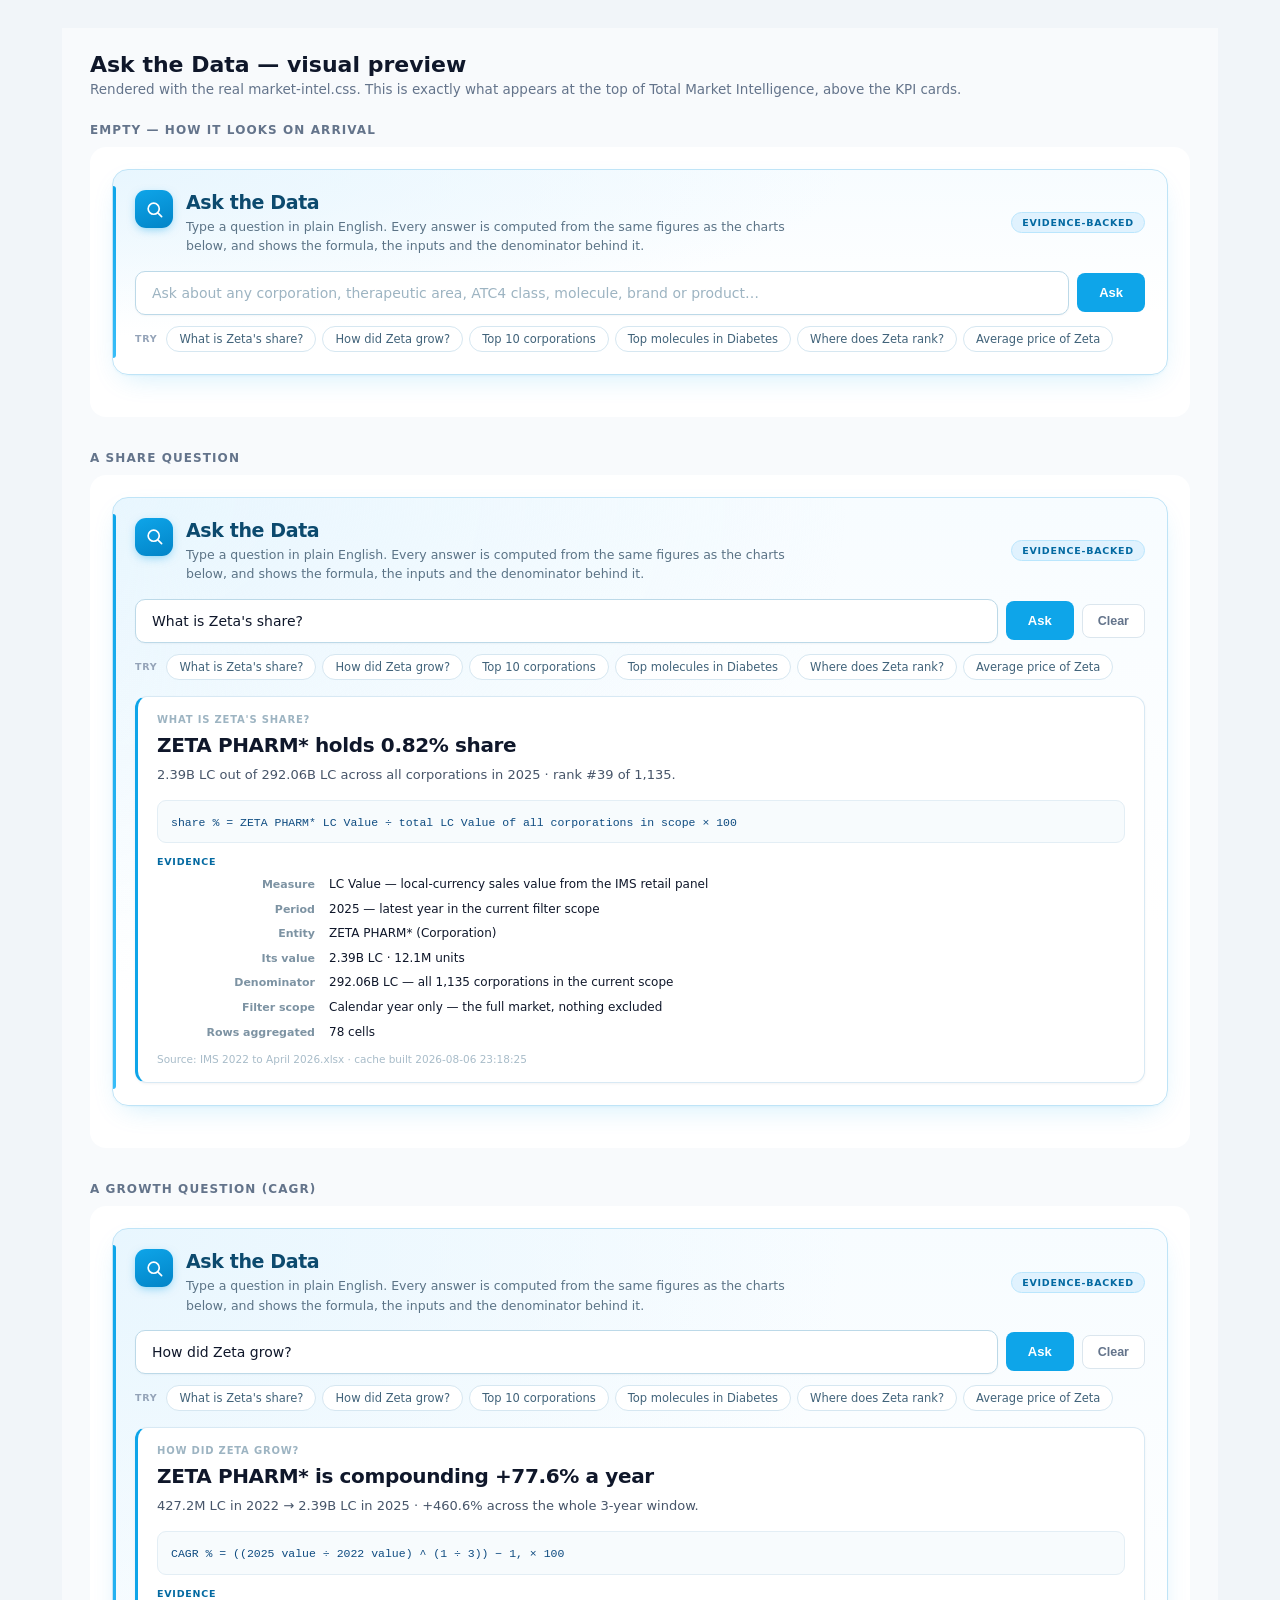
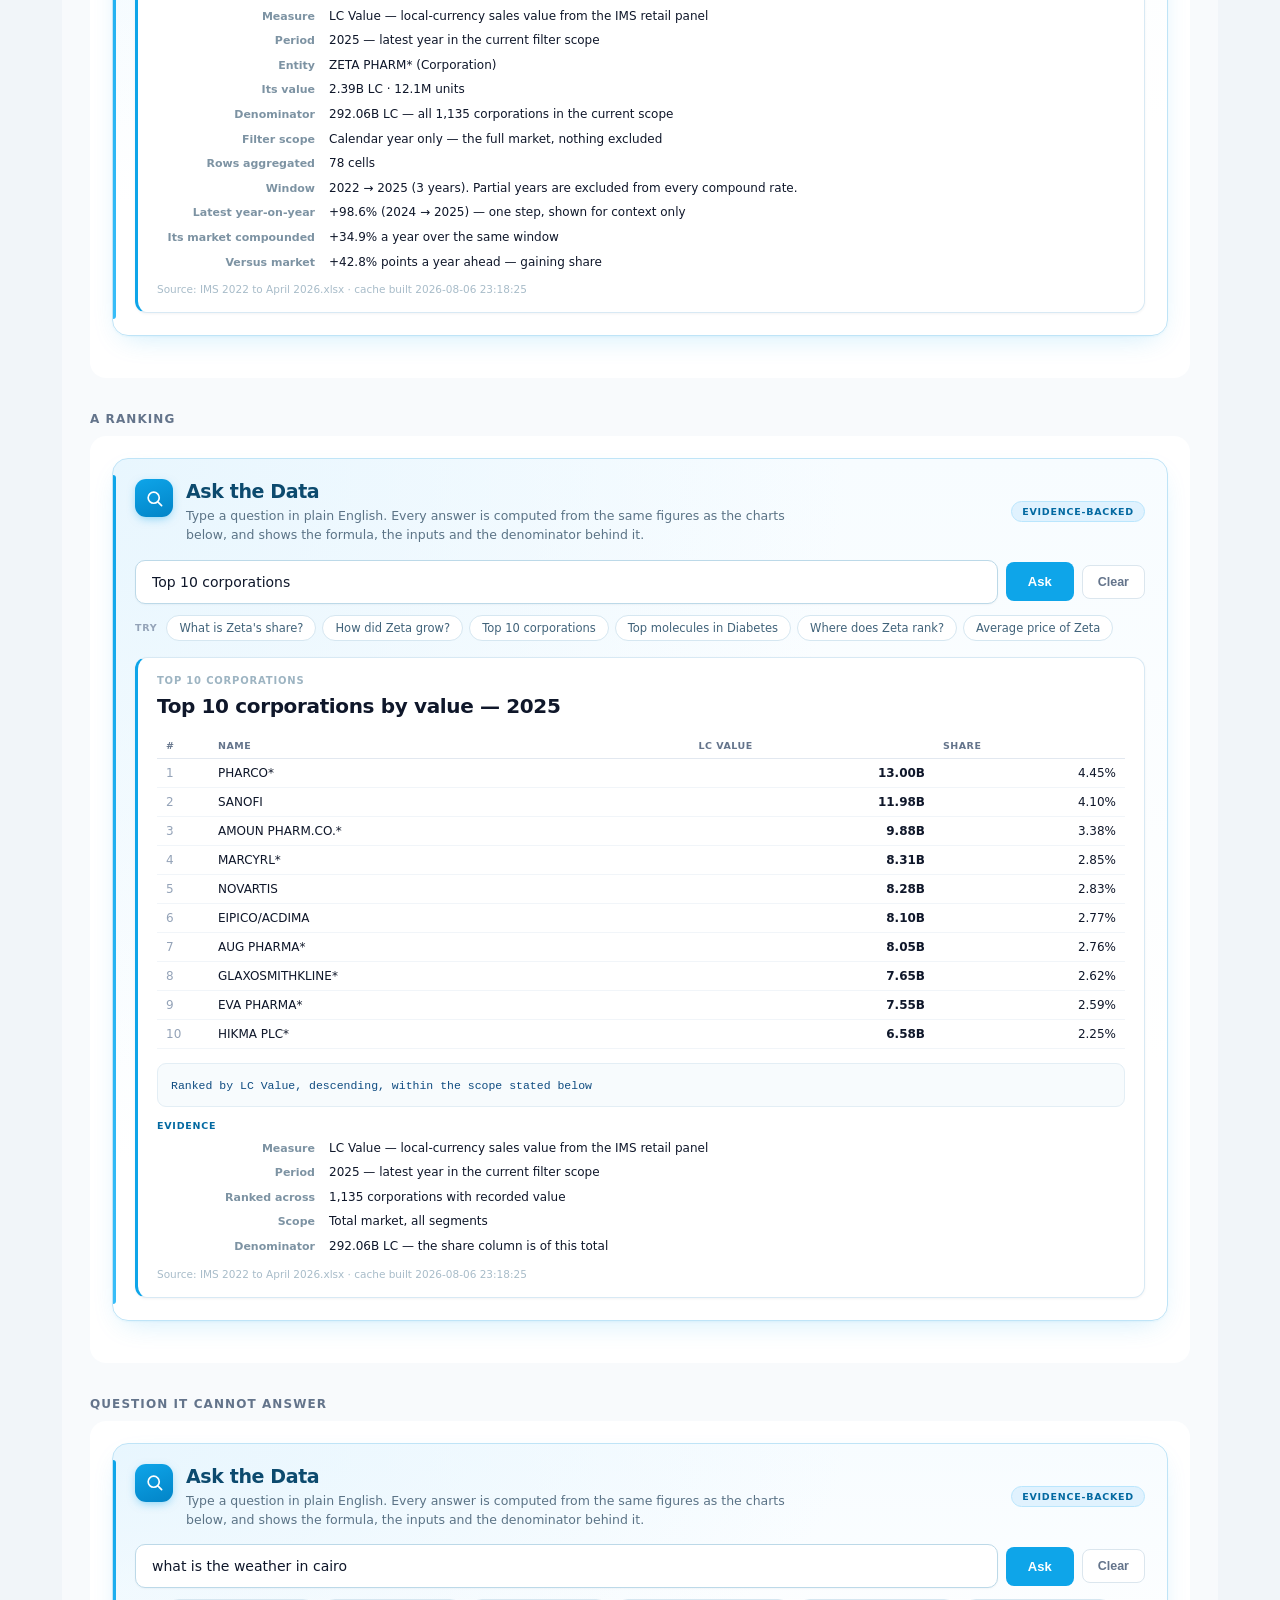
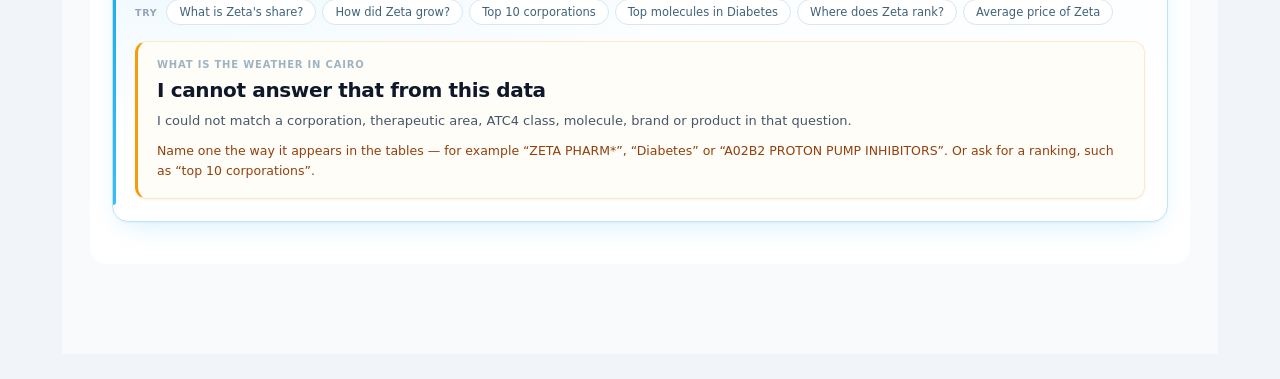
<file: ask_the_data_preview.html>
<!doctype html><html><head><meta charset="utf-8"><title>Ask the Data — preview</title><style>/* =====================================================================
   css/market-intel.css  --  Total Market Intelligence workspace
   ---------------------------------------------------------------------
   Scoped entirely under .mi-root so nothing here can leak into the other
   workspaces. Visual language follows the platform's existing surfaces
   (white cards, 1px slate borders, soft shadows, Inter) rather than
   introducing a second design vocabulary on one page.
   ===================================================================== */

/* The workspace manages its own padding and needs the full width, same
   convention as .tomarket-mode. */
body.market-intel-mode #app-root { padding: 0; max-width: none; }

.mi-root {
  font-family: 'Inter', 'Outfit', system-ui, -apple-system, sans-serif;
  color: #0f172a;
  background: #f8fafc;
  padding: 24px 28px 56px;
  min-height: calc(100vh - 74px);
}

/* ---------- header ---------- */
.mi-head {
  display: flex; align-items: flex-start; justify-content: space-between;
  gap: 20px; flex-wrap: wrap; margin-bottom: 18px;
}
.mi-title { font-size: 26px; font-weight: 700; letter-spacing: -0.02em; margin: 0; }
.mi-sub { font-size: 12.5px; color: #64748b; margin: 5px 0 0; line-height: 1.5; }
.mi-btn {
  background: #0f4c81; color: #fff; border: 0; border-radius: 8px;
  padding: 9px 15px; font-size: 12.5px; font-weight: 600; cursor: pointer;
  transition: background .15s ease;
}
.mi-btn:hover { background: #0c3e69; }

/* ---------- filter bar ---------- */
.mi-filterbar {
  display: flex; flex-wrap: wrap; gap: 10px; align-items: flex-end;
  background: #fff; border: 1px solid #e2e8f0; border-radius: 14px;
  padding: 14px 16px; margin-bottom: 14px;
  box-shadow: 0 1px 3px rgba(15,23,42,.05), 0 8px 24px rgba(15,23,42,.03);
}
.mi-f { position: relative; display: flex; flex-direction: column; gap: 4px; min-width: 132px; }
.mi-f-label {
  font-size: 9.5px; font-weight: 700; text-transform: uppercase;
  letter-spacing: .07em; color: #64748b; display: flex; align-items: center; gap: 5px;
}
.mi-f-count {
  background: #0f4c81; color: #fff; border-radius: 9px; padding: 1px 6px;
  font-size: 9px; font-weight: 700; letter-spacing: 0;
}
.mi-f-btn {
  display: flex; align-items: center; justify-content: space-between; gap: 8px;
  background: #f8fafc; border: 1px solid #e2e8f0; border-radius: 8px;
  padding: 7px 10px; font-size: 12px; font-weight: 600; color: #0f172a;
  cursor: pointer; min-width: 132px; max-width: 190px;
}
.mi-f-btn:hover { border-color: #cbd5e1; background: #f1f5f9; }
.mi-f-sum { overflow: hidden; text-overflow: ellipsis; white-space: nowrap; }
.mi-f-caret { color: #94a3b8; font-size: 10px; flex-shrink: 0; }
.mi-f-menu {
  position: absolute; top: 100%; left: 0; z-index: 60; margin-top: 4px;
  width: 290px; background: #fff; border: 1px solid #e2e8f0; border-radius: 10px;
  box-shadow: 0 12px 32px rgba(15,23,42,.16); padding: 9px;
}
.mi-f-search {
  width: 100%; box-sizing: border-box; border: 1px solid #e2e8f0; border-radius: 6px;
  padding: 6px 9px; font-size: 12px; margin-bottom: 7px; background: #f8fafc;
}
.mi-f-actions { display: flex; gap: 6px; margin-bottom: 7px; }
.mi-f-actions button {
  flex: 1; background: #f1f5f9; border: 1px solid #e2e8f0; border-radius: 6px;
  padding: 4px 7px; font-size: 10.5px; font-weight: 600; color: #475569; cursor: pointer;
}
.mi-f-actions button:hover { background: #e2e8f0; }
.mi-f-list { max-height: 260px; overflow-y: auto; }
.mi-f-opt {
  display: flex; align-items: center; gap: 7px; padding: 4px 6px;
  border-radius: 5px; font-size: 11.5px; cursor: pointer;
}
.mi-f-opt:hover { background: #f1f5f9; }
.mi-f-opt.on { background: #eff6ff; }
.mi-f-opt input { flex-shrink: 0; }
.mi-f-opt-lbl { flex: 1; overflow: hidden; text-overflow: ellipsis; white-space: nowrap; }
.mi-f-opt-val { color: #94a3b8; font-size: 10px; font-variant-numeric: tabular-nums; }
.mi-topn {
  background: #f8fafc; border: 1px solid #e2e8f0; border-radius: 8px;
  padding: 7px 10px; font-size: 12px; font-weight: 600; cursor: pointer; min-width: 96px;
}
.mi-f-topn { margin-left: auto; }
.mi-reset {
  background: #fff; border: 1px solid #cbd5e1; border-radius: 8px;
  padding: 7px 13px; font-size: 11.5px; font-weight: 600; color: #475569;
  cursor: pointer; align-self: flex-end;
}
.mi-reset:hover { background: #f1f5f9; color: #0f172a; }

/* ---------- banners / notes ---------- */
.mi-banner {
  border-radius: 10px; padding: 11px 15px; font-size: 12.5px;
  line-height: 1.55; margin-bottom: 14px;
}
.mi-banner-warn { background: #fffbeb; border: 1px solid #fde68a; color: #78350f; }
.mi-note {
  font-size: 11px; color: #64748b; line-height: 1.5;
  margin-top: 10px; padding-left: 2px;
}

/* ---------- KPI cards ---------- */
.mi-kpis {
  display: grid; gap: 12px; margin-bottom: 22px;
  grid-template-columns: repeat(auto-fill, minmax(214px, 1fr));
}
.mi-kpi {
  background: #fff; border: 1px solid #e2e8f0; border-radius: 13px;
  padding: 14px 15px 12px; display: flex; flex-direction: column; gap: 7px;
  box-shadow: 0 1px 2px rgba(15,23,42,.04);
  transition: box-shadow .15s ease, transform .15s ease;
}
.mi-kpi:hover { box-shadow: 0 4px 14px rgba(15,23,42,.09); transform: translateY(-1px); }
.mi-kpi-primary { border-left: 3px solid #0f4c81; }
.mi-kpi-name {
  font-size: 10px; font-weight: 700; text-transform: uppercase;
  letter-spacing: .06em; color: #64748b;
}
.mi-kpi-value {
  font-size: 27px; font-weight: 700; letter-spacing: -.02em; line-height: 1.1;
  display: flex; align-items: baseline; gap: 5px;
}
.mi-kpi-value-sm {
  font-size: 14.5px; line-height: 1.35; word-break: break-word;
  max-height: 40px; overflow: hidden;
}
.mi-kpi-unit { font-size: 11px; font-weight: 600; color: #94a3b8; }
.mi-kpi-foot { display: flex; align-items: center; justify-content: space-between; gap: 8px; }
.mi-kpi-delta { font-size: 11.5px; font-weight: 600; display: flex; align-items: center; gap: 4px; }
.mi-arrow { font-size: 9px; }
.mi-kpi-hint { font-size: 10px; color: #94a3b8; line-height: 1.45; }
.mi-spark { flex-shrink: 0; }
.mi-up { color: #15803d; }
.mi-down { color: #b91c1c; }
.mi-flat { color: #64748b; }
.mi-muted { color: #94a3b8; font-weight: 500; }

/* ---------- sections ---------- */
.mi-section {
  background: #fff; border: 1px solid #e2e8f0; border-radius: 14px;
  padding: 18px 20px 20px; margin-bottom: 16px;
  box-shadow: 0 1px 3px rgba(15,23,42,.04);
}
.mi-sec-head {
  display: flex; align-items: flex-start; justify-content: space-between;
  gap: 16px; flex-wrap: wrap; margin-bottom: 14px;
}
.mi-sec-title { font-size: 15.5px; font-weight: 700; margin: 0; letter-spacing: -.01em; }
.mi-sec-sub { font-size: 11.5px; color: #64748b; margin: 3px 0 0; }
.mi-seg { display: flex; gap: 4px; flex-wrap: wrap; }
.mi-seg-sort { margin-left: 8px; padding-left: 8px; border-left: 1px solid #e2e8f0; }
.mi-seg-btn {
  background: #f8fafc; border: 1px solid #e2e8f0; border-radius: 7px;
  padding: 5px 11px; font-size: 11.5px; font-weight: 600; color: #475569; cursor: pointer;
}
.mi-seg-btn:hover { background: #f1f5f9; color: #0f172a; }
.mi-seg-btn.on { background: #0f4c81; border-color: #0f4c81; color: #fff; }

.mi-grid-2 { display: grid; grid-template-columns: repeat(auto-fit, minmax(360px, 1fr)); gap: 14px; margin-bottom: 14px; }
.mi-grid-share { display: grid; grid-template-columns: minmax(300px, 400px) 1fr; gap: 18px; align-items: start; }
@media (max-width: 900px) { .mi-grid-share { grid-template-columns: 1fr; } }
.mi-chart { position: relative; }

/* ---------- tables ---------- */
.mi-table { width: 100%; border-collapse: collapse; font-size: 12px; }
.mi-table thead th {
  text-align: left; font-size: 9.5px; font-weight: 700; text-transform: uppercase;
  letter-spacing: .05em; color: #64748b; padding: 7px 9px;
  border-bottom: 1px solid #e2e8f0; white-space: nowrap; background: #fff;
  position: sticky; top: 0; z-index: 1;
}
.mi-table tbody td { padding: 7px 9px; border-bottom: 1px solid #f1f5f9; vertical-align: middle; }
.mi-table tbody tr:hover { background: #f8fafc; }
.mi-num { text-align: right; font-variant-numeric: tabular-nums; white-space: nowrap; }
.mi-strong { font-weight: 700; }
.mi-th-rank { width: 34px; color: #94a3b8; font-variant-numeric: tabular-nums; }
.mi-th-drill { width: 22px; color: #cbd5e1; text-align: center; font-size: 15px; }
.mi-cell-name { position: relative; min-width: 190px; max-width: 340px; }
/* Value bar sits behind the label -- magnitude readable without a second
   column, which matters when ten metrics compete for horizontal space. */
.mi-bar {
  position: absolute; left: 0; top: 3px; bottom: 3px;
  background: rgba(15,76,129,.10); border-radius: 3px; z-index: 0;
}
.mi-name-txt {
  position: relative; z-index: 1; display: block; padding-left: 5px;
  overflow: hidden; text-overflow: ellipsis; white-space: nowrap; font-weight: 500;
}
.mi-row-drill { cursor: pointer; }
.mi-row-drill:hover .mi-th-drill { color: #0f4c81; }
.mi-share-table { max-height: 380px; overflow-y: auto; }
.mi-empty, .mi-empty-page {
  padding: 26px; text-align: center; color: #64748b; font-size: 13px;
}
.mi-empty-page h2 { font-size: 17px; color: #0f172a; margin: 0 0 8px; }
.mi-empty-page code {
  background: #f1f5f9; padding: 2px 6px; border-radius: 4px; font-size: 12px;
}

/* ---------- heatmap ---------- */
.mi-heat-wrap { margin-bottom: 20px; }
.mi-heat-title { font-size: 12px; font-weight: 700; color: #334155; margin-bottom: 8px; }
.mi-heat { display: grid; gap: 2px; overflow-x: auto; }
.mi-heat-corner { }
.mi-heat-colh {
  font-size: 9px; font-weight: 700; color: #64748b; text-transform: uppercase;
  letter-spacing: .03em; padding: 0 3px 5px; text-align: center;
  overflow: hidden; text-overflow: ellipsis; white-space: nowrap;
}
.mi-heat-rowh {
  font-size: 11px; font-weight: 600; color: #334155; padding: 0 8px 0 2px;
  display: flex; align-items: center; overflow: hidden;
  text-overflow: ellipsis; white-space: nowrap;
}
.mi-heat-cell {
  min-height: 30px; border-radius: 3px; display: flex; align-items: center;
  justify-content: center; font-size: 9.5px; font-weight: 600; color: #334155;
  cursor: default; font-variant-numeric: tabular-nums;
}

/* ---------- treemap ---------- */
.mi-tree { display: flex; gap: 3px; align-items: stretch; min-height: 108px; flex-wrap: wrap; }
.mi-tree-node {
  min-width: 108px; background: #f8fafc; border: 1px solid #e2e8f0;
  border-radius: 8px; padding: 9px 10px; display: flex; flex-direction: column;
  justify-content: space-between; gap: 8px; overflow: hidden;
}
.mi-tree-label {
  font-size: 11px; font-weight: 700; color: #0f172a; line-height: 1.3;
  display: flex; flex-direction: column; gap: 2px;
}
.mi-tree-label span { font-size: 10px; font-weight: 600; color: #64748b; }
.mi-tree-inner { display: flex; height: 9px; border-radius: 4px; overflow: hidden; background: #e2e8f0; }
.mi-tree-seg { display: block; height: 100%; }

/* ---------- growth mini-lists ---------- */
.mi-mini { }
.mi-mini-title { font-size: 11.5px; font-weight: 700; color: #334155; margin-bottom: 8px; }
.mi-mini-row {
  display: grid; grid-template-columns: 1fr 74px 74px 56px;
  gap: 8px; align-items: center; padding: 4px 0; font-size: 11.5px;
}
.mi-mini-name { overflow: hidden; text-overflow: ellipsis; white-space: nowrap; font-weight: 500; }
.mi-mini-bar { background: #f1f5f9; border-radius: 3px; height: 7px; overflow: hidden; }
.mi-mini-bar span { display: block; height: 100%; border-radius: 3px; }
.mi-mini-val, .mi-mini-pct { text-align: right; font-weight: 600; font-variant-numeric: tabular-nums; }

/* ---------- insights ---------- */
.mi-ins-grid { display: grid; grid-template-columns: repeat(auto-fit, minmax(330px, 1fr)); gap: 12px; }
.mi-insight {
  border: 1px solid #e2e8f0; border-radius: 11px; padding: 14px 15px;
  background: #fff; border-left-width: 3px;
}
.mi-ins-positive { border-left-color: #15803d; background: #f6fdf8; }
.mi-ins-negative { border-left-color: #b91c1c; background: #fef7f7; }
.mi-ins-warning  { border-left-color: #b45309; background: #fffbeb; }
.mi-ins-neutral  { border-left-color: #0f4c81; background: #f8fafc; }
.mi-ins-title { font-size: 13px; font-weight: 700; line-height: 1.4; margin-bottom: 9px; }
.mi-ins-caveat {
  font-size: 10.5px; color: #92400e; background: #fef3c7;
  border-radius: 5px; padding: 5px 8px; margin-bottom: 9px; line-height: 1.45;
}
.mi-ins-body { font-size: 12px; color: #475569; line-height: 1.55; }
.mi-ins-dl { margin: 0; font-size: 11.5px; line-height: 1.55; }
.mi-ins-dl dt {
  font-weight: 700; color: #64748b; font-size: 9.5px; text-transform: uppercase;
  letter-spacing: .05em; margin-top: 7px;
}
.mi-ins-dl dt:first-child { margin-top: 0; }
.mi-ins-dl dd { margin: 1px 0 0; color: #334155; }

/* ---------- drill modal ---------- */
.mi-drill-kpis {
  display: grid; grid-template-columns: repeat(auto-fit, minmax(130px, 1fr));
  gap: 10px; margin-bottom: 16px;
}
.mi-drill-stat { background: #f8fafc; border: 1px solid #e2e8f0; border-radius: 9px; padding: 10px 12px; }
.mi-drill-l {
  font-size: 9.5px; font-weight: 700; text-transform: uppercase;
  letter-spacing: .05em; color: #64748b;
}
.mi-drill-v { font-size: 19px; font-weight: 700; margin-top: 3px; letter-spacing: -.01em; }
.mi-drill-s { font-size: 10px; color: #94a3b8; margin-top: 1px; }
.mi-drill-h { font-size: 12.5px; font-weight: 700; margin: 16px 0 8px; color: #334155; }

/* ---------- footer ---------- */
.mi-foot {
  font-size: 10.5px; color: #94a3b8; text-align: center;
  padding: 18px 0 4px; line-height: 1.6;
}

/* ---------- methodology explainer ----------
   Share is only interpretable alongside its denominator, and the
   denominator here moves with the filter bar -- so it is stated on the
   page rather than left to a data dictionary nobody opens. */
.mi-method {
  margin-top: 14px; background: #f8fafc; border: 1px solid #e2e8f0;
  border-left: 3px solid #0f4c81; border-radius: 9px;
  padding: 12px 15px; font-size: 11.5px; color: #475569; line-height: 1.6;
}
.mi-method-h {
  font-size: 9.5px; font-weight: 700; text-transform: uppercase;
  letter-spacing: .06em; color: #0f4c81; margin-bottom: 7px;
}
.mi-method code {
  display: inline-block; background: #eef2f7; border-radius: 5px;
  padding: 5px 9px; font-size: 11px; color: #0f172a; margin-bottom: 8px;
  font-family: ui-monospace, SFMono-Regular, Menlo, monospace;
}
.mi-method ul { margin: 0; padding-left: 17px; }
.mi-method li { margin-bottom: 4px; }
.mi-method strong { color: #334155; }
.mi-method em { font-style: normal; font-weight: 600; color: #0f4c81; }

/* ---------- Zeta highlighting ----------
   Our own row in a 1,400-competitor market has to be findable without
   searching. A single accent colour (#0EA5E9) is reserved for Zeta and
   used nowhere else, so the eye learns it once and then finds it
   instantly in tables, charts, heatmaps and the growth bridge. */
.mi-section#mi-zeta {
  border-left: 3px solid #0EA5E9;
  background: linear-gradient(180deg, #f2fbff 0%, #fff 120px);
}
.mi-zeta-stats {
  display: grid; gap: 10px;
  grid-template-columns: repeat(auto-fit, minmax(140px, 1fr));
}
.mi-zeta-stat {
  background: #fff; border: 1px solid #c9e9fa; border-radius: 10px; padding: 11px 13px;
}
.mi-zeta-l {
  font-size: 9.5px; font-weight: 700; text-transform: uppercase;
  letter-spacing: .06em; color: #0369a1;
}
.mi-zeta-v { font-size: 21px; font-weight: 700; margin-top: 3px; letter-spacing: -.01em; }
.mi-zeta-s { font-size: 10px; color: #94a3b8; margin-top: 2px; line-height: 1.4; }

/* Row highlight in every ranked table */
.mi-table tbody tr.mi-row-zeta { background: #eff9ff; }
.mi-table tbody tr.mi-row-zeta:hover { background: #e0f2fe; }
.mi-table tbody tr.mi-row-zeta td { border-bottom-color: #cdeafb; }
.mi-table tbody tr.mi-row-zeta .mi-name-txt { font-weight: 700; color: #075985; }
.mi-bar-zeta { background: rgba(14,165,233,.18) !important; }

/* "US" tag -- short enough not to disturb column widths */
.mi-zeta-tag {
  display: inline-block; margin-left: 6px; background: #0EA5E9; color: #fff;
  font-size: 8.5px; font-weight: 800; letter-spacing: .06em;
  padding: 1px 5px; border-radius: 4px; vertical-align: middle;
}
.mi-mini-row.mi-mini-zeta .mi-mini-name { font-weight: 700; color: #075985; }
.mi-heat-rowh.mi-heat-zeta { font-weight: 800; color: #075985; }
.mi-tree-node.mi-tree-zeta {
  border: 2px solid #0EA5E9; background: #eff9ff;
}
.mi-tree-node.mi-tree-zeta .mi-tree-label { color: #075985; }
/* Zeta appended below the Top-N cut: separated by a gap so its true rank
   is never read as "next in the list". */
.mi-table tbody tr.mi-row-zeta-appended td {
  border-top: 2px dashed #bfe4f8; padding-top: 10px;
}
.mi-gloss-bench {
  margin-top: 9px; padding: 8px 11px; background: #eef2f7;
  border-radius: 7px; font-size: 11.5px; line-height: 1.55;
}
.mi-gloss-zeta {
  margin-top: 8px; padding: 9px 11px; background: #eff9ff;
  border: 1px solid #c9e9fa; border-left: 3px solid #0EA5E9;
  border-radius: 7px; font-size: 11.5px; line-height: 1.6; color: #075985;
}
.mi-gloss-zeta em, .mi-gloss-bench em { font-style: normal; font-weight: 700; }

/* ---------- Zeta portfolio coverage ----------
   Shows presence AND absence side by side. A heatmap cannot express
   absence -- an empty cell looks identical to a very small one -- so
   areas Zeta does not compete in are called out explicitly. */
.mi-zcov { display: flex; flex-direction: column; gap: 5px; margin-bottom: 12px; }
.mi-zcov-row {
  display: grid; grid-template-columns: 190px 1fr 78px 62px;
  gap: 10px; align-items: center; font-size: 11.5px;
}
.mi-zcov-name {
  overflow: hidden; text-overflow: ellipsis; white-space: nowrap;
  font-weight: 600; color: #334155;
}
.mi-zcov-bar {
  position: relative; height: 15px; background: #e2e8f0;
  border-radius: 4px; min-width: 3px;
}
/* Our share of the area, drawn inside the market bar -- the visual
   answers "how much of this is ours" without a second chart. */
.mi-zcov-mine {
  position: absolute; left: 0; top: 0; bottom: 0;
  background: #0EA5E9; border-radius: 4px;
}
.mi-zcov-val, .mi-zcov-share {
  text-align: right; font-variant-numeric: tabular-nums; color: #475569;
}
.mi-zcov-share { font-weight: 700; color: #075985; }
.mi-zcov-absent .mi-zcov-name { color: #94a3b8; font-weight: 500; }
.mi-zcov-absent .mi-zcov-bar { background: #f1f5f9; border: 1px dashed #cbd5e1; }
.mi-zcov-absent .mi-zcov-share { color: #cbd5e1; }
.mi-zcov-tag {
  display: inline-block; margin-left: 6px; background: #f1f5f9; color: #94a3b8;
  font-size: 8.5px; font-weight: 700; letter-spacing: .05em;
  padding: 1px 5px; border-radius: 4px; text-transform: uppercase;
}

/* ---------- Zeta in Growth Analysis ----------
   Placed above the competitor bridge: "did we move with the market"
   is the question that precedes "who moved it". */
.mi-zgrow {
  background: linear-gradient(180deg, #f2fbff 0%, #fff 100%);
  border: 1px solid #c9e9fa; border-left: 3px solid #0EA5E9;
  border-radius: 11px; padding: 14px 16px; margin-bottom: 16px;
}
.mi-zgrow-head {
  font-size: 12.5px; font-weight: 700; color: #075985;
  margin-bottom: 11px; display: flex; align-items: center;
}
.mi-zgrow-stats {
  display: grid; gap: 10px;
  grid-template-columns: repeat(auto-fit, minmax(150px, 1fr));
}
.mi-zgrow-stat { background: #fff; border: 1px solid #dcefFA; border-radius: 9px; padding: 10px 12px; }
.mi-zgrow-l {
  font-size: 9.5px; font-weight: 700; text-transform: uppercase;
  letter-spacing: .06em; color: #0369a1;
}
.mi-zgrow-v { font-size: 19px; font-weight: 700; margin-top: 3px; color: #0f172a; letter-spacing: -.01em; }
.mi-zgrow-s { font-size: 10px; color: #94a3b8; margin-top: 2px; }
.mi-zgrow-note {
  margin-top: 11px; font-size: 11.5px; line-height: 1.6; color: #075985;
}
/* Coverage badge on heatmap row headers: what share of that corporation's
   business the displayed columns actually account for. */
.mi-heat-cov {
  margin-left: auto; font-size: 9px; font-weight: 700; color: #94a3b8;
  background: #f1f5f9; border-radius: 4px; padding: 1px 4px; flex-shrink: 0;
}
.mi-heat-rowh { gap: 6px; }


/* ---------------------------------------------------------------------
   ASK THE DATA — hero panel
   ---------------------------------------------------------------------
   Deliberately the ONE block on this page that breaks the section rhythm.
   Thirteen identical sections is what makes a long analytical page
   readable, but it also meant nobody noticed that one of them was
   interactive. This gets the Zeta accent, a larger heading and an icon so
   it reads as a control rather than another chart container.

   Still a search bar, not a chat window: the engine answers with computed
   figures and their basis, and a chat skin would promise an open-ended
   conversation it cannot have. */
.mi-ask-hero {
  position: relative;
  background:
    radial-gradient(120% 140% at 0% 0%, #e8f6fe 0%, rgba(232,246,254,0) 58%),
    linear-gradient(180deg, #f7fcff 0%, #ffffff 70%);
  border: 1px solid #bfe4f7;
  border-radius: 16px;
  padding: 20px 22px 22px;
  margin-bottom: 20px;
  box-shadow:
    0 1px 2px rgba(14,165,233,.06),
    0 10px 30px -12px rgba(14,165,233,.24);
}
/* Zeta accent rail down the left edge. */
.mi-ask-hero::before {
  content: "";
  position: absolute; left: 0; top: 16px; bottom: 16px; width: 3px;
  border-radius: 0 3px 3px 0;
  background: linear-gradient(180deg, #0EA5E9 0%, #38bdf8 100%);
}

/* One-off attention ring. Two cycles, then it stops for good — a
   permanent pulse on an executive dashboard reads as a defect, not an
   invitation. Skipped entirely for anyone who has asked their OS to
   reduce motion. */
.mi-ask-hero::after {
  content: "";
  position: absolute; inset: -1px;
  border-radius: 16px;
  border: 2px solid #0EA5E9;
  opacity: 0;
  pointer-events: none;
  animation: mi-ask-ring 1.9s ease-out 2;
}
.mi-ask-hero.is-answered::after { animation: none; }
@keyframes mi-ask-ring {
  0%   { opacity: 0;   transform: scale(1); }
  18%  { opacity: .55; transform: scale(1); }
  100% { opacity: 0;   transform: scale(1.012); }
}
@media (prefers-reduced-motion: reduce) {
  .mi-ask-hero::after { animation: none; }
}

/* ---- heading ---- */
.mi-ask-head {
  display: flex; align-items: flex-start; gap: 13px; margin-bottom: 15px;
}
.mi-ask-icon {
  flex: 0 0 auto;
  width: 38px; height: 38px; border-radius: 11px;
  display: flex; align-items: center; justify-content: center;
  background: linear-gradient(160deg, #0EA5E9 0%, #0284c7 100%);
  color: #fff;
  box-shadow: 0 3px 10px -2px rgba(14,165,233,.5);
}
.mi-ask-icon svg { width: 19px; height: 19px; }
.mi-ask-head-txt { flex: 1 1 auto; min-width: 0; }
.mi-ask-title {
  margin: 1px 0 0; font-size: 19px; font-weight: 700;
  letter-spacing: -.02em; color: #0c4a6e;
}
.mi-ask-sub {
  margin: 4px 0 0; font-size: 12.5px; line-height: 1.55; color: #5b7386;
  max-width: 76ch;
}
.mi-ask-badge {
  flex: 0 0 auto; align-self: center;
  font-size: 9.5px; font-weight: 800; letter-spacing: .08em;
  text-transform: uppercase;
  color: #0369a1; background: #e0f2fe; border: 1px solid #bae6fd;
  border-radius: 999px; padding: 4px 10px; white-space: nowrap;
}

/* ---- input row ---- */
.mi-ask-bar { display: flex; gap: 8px; align-items: center; }
.mi-ask-input {
  flex: 1 1 auto; min-width: 0;
  border: 1px solid #bcd9e8; border-radius: 10px;
  padding: 13px 16px; font-size: 14px; color: #0f172a;
  font-family: inherit; background: #fff;
  box-shadow: 0 1px 2px rgba(15,23,42,.04);
  transition: border-color .15s ease, box-shadow .15s ease;
}
.mi-ask-input::placeholder { color: #9db4c2; }
.mi-ask-input:focus {
  outline: none; border-color: #0EA5E9;
  box-shadow: 0 0 0 3px rgba(14,165,233,.16);
}
.mi-btn-primary { background: #0EA5E9; }
.mi-btn-primary:hover { background: #0284c7; }
.mi-ask-go { padding: 12px 22px; font-size: 13px; }
.mi-btn-ghost {
  background: #fff; color: #64748b; border: 1px solid #dbe6ee;
}
.mi-btn-ghost:hover { background: #f1f5f9; color: #334155; }

/* ---- suggestion chips ---- */
.mi-ask-ex {
  display: flex; flex-wrap: wrap; gap: 6px; margin-top: 11px; align-items: center;
}
.mi-ask-ex-label {
  font-size: 9.5px; font-weight: 800; letter-spacing: .08em;
  text-transform: uppercase; color: #94a3b8; margin-right: 3px;
}
.mi-ask-chip {
  background: #fff; border: 1px solid #d6e7f1; border-radius: 999px;
  padding: 5px 12px; font-size: 11.5px; color: #41637a; cursor: pointer;
  font-family: inherit; transition: all .15s ease;
}
.mi-ask-chip:hover {
  background: #0EA5E9; border-color: #0EA5E9; color: #fff;
  transform: translateY(-1px);
  box-shadow: 0 3px 8px -2px rgba(14,165,233,.45);
}

/* ---- answer ---- */
.mi-ask-out:empty { display: none; }
.mi-ask-card {
  margin-top: 16px; background: #fff;
  border: 1px solid #d8e9f4; border-left: 3px solid #0EA5E9;
  border-radius: 12px; padding: 17px 19px;
  box-shadow: 0 1px 3px rgba(15,23,42,.05);
}
.mi-ask-fail { border-color: #fde8c8; border-left-color: #f59e0b; background: #fffdf8; }
.mi-ask-q {
  font-size: 10px; font-weight: 800; text-transform: uppercase;
  letter-spacing: .08em; color: #9db4c2; margin-bottom: 7px;
}
.mi-ask-headline {
  font-size: 20px; font-weight: 700; color: #0f172a;
  letter-spacing: -.018em; line-height: 1.32;
}
.mi-ask-detail { font-size: 13px; color: #475569; margin-top: 7px; line-height: 1.6; }
.mi-ask-hint { font-size: 12.5px; color: #92400e; margin-top: 9px; line-height: 1.6; }

.mi-ask-tablewrap { margin-top: 14px; overflow-x: auto; }
.mi-ask-table { background: #fff; border-radius: 9px; }
.mi-th-zeta { color: #075985; }

.mi-ask-formula {
  margin-top: 14px; background: #f7fbfd; border: 1px solid #e3eef5;
  border-radius: 9px; padding: 10px 13px;
}
.mi-ask-formula code {
  font-family: ui-monospace, SFMono-Regular, Menlo, Consolas, monospace;
  font-size: 11.5px; color: #0f4c81; line-height: 1.6;
}

/* The evidence block is the point of the feature, so it is always open —
   never a collapsed "details" a reader can skip on the way to a number
   they then quote without its basis. */
.mi-ask-ev { margin-top: 13px; }
.mi-ask-ev-h {
  font-size: 9.5px; font-weight: 800; text-transform: uppercase;
  letter-spacing: .08em; color: #0369a1; margin-bottom: 8px;
}
.mi-ask-ev dl {
  margin: 0; display: grid; grid-template-columns: 158px 1fr;
  gap: 6px 14px; align-items: baseline;
}
.mi-ask-ev dt {
  font-size: 11px; font-weight: 600; color: #7d93a3;
  text-align: right; line-height: 1.55;
}
.mi-ask-ev dd { margin: 0; font-size: 12px; color: #0f172a; line-height: 1.55; }

.mi-ask-caveat {
  margin-top: 13px; background: #fffbeb; border: 1px solid #fde68a;
  border-radius: 9px; padding: 10px 13px;
  font-size: 11.5px; color: #92400e; line-height: 1.6;
}
.mi-ask-src { margin-top: 12px; font-size: 10.5px; color: #a8bcc9; }

@media (max-width: 720px) {
  .mi-ask-hero { padding: 17px 16px 18px; }
  .mi-ask-badge { display: none; }
  .mi-ask-bar { flex-wrap: wrap; }
  .mi-ask-input { flex: 1 1 100%; }
  .mi-ask-go { flex: 1 1 auto; }
  .mi-ask-headline { font-size: 17px; }
  .mi-ask-ev dl { grid-template-columns: 1fr; gap: 1px 0; }
  .mi-ask-ev dt { text-align: left; margin-top: 8px; }
}

body{margin:0;padding:28px;background:#f1f5f9;font-family:-apple-system,BlinkMacSystemFont,"Segoe UI",Roboto,sans-serif;color:#0f172a}.wrap{max-width:1100px;margin:0 auto}.shot{margin-bottom:34px}.shot h3{font-size:12px;font-weight:700;text-transform:uppercase;letter-spacing:.09em;color:#64748b;margin:0 0 10px}.stage{background:#fff;border-radius:16px;padding:22px}h1{font-size:22px;margin:0 0 4px}p.lead{margin:0 0 26px;color:#64748b;font-size:13.5px}</style></head><body><div class="wrap mi-root"><h1>Ask the Data — visual preview</h1><p class="lead">Rendered with the real market-intel.css. This is exactly what appears at the top of Total Market Intelligence, above the KPI cards.</p><div class="shot"><h3>Empty — how it looks on arrival</h3><div class="stage"><section class="mi-ask-hero" id="mi-ask"><div class="mi-ask-head"><span class="mi-ask-icon" aria-hidden="true"><svg viewBox="0 0 24 24" fill="none" stroke="currentColor" stroke-width="2.1" stroke-linecap="round" stroke-linejoin="round"><circle cx="11" cy="11" r="7"></circle><line x1="16.5" y1="16.5" x2="21" y2="21"></line></svg></span><div class="mi-ask-head-txt"><h2 class="mi-ask-title">Ask the Data</h2><p class="mi-ask-sub">Type a question in plain English. Every answer is computed from the same figures as the charts below, and shows the formula, the inputs and the denominator behind it.</p></div><span class="mi-ask-badge">Evidence-backed</span></div><div class="mi-ask-bar"><input type="text" id="mi-ask-input" class="mi-ask-input" autocomplete="off" placeholder="Ask about any corporation, therapeutic area, ATC4 class, molecule, brand or product…" value="" /><button type="button" class="mi-btn mi-btn-primary mi-ask-go" id="mi-ask-go">Ask</button></div><div class="mi-ask-ex"><span class="mi-ask-ex-label">Try</span><button type="button" class="mi-ask-chip" data-ask="What is Zeta's share?">What is Zeta's share?</button><button type="button" class="mi-ask-chip" data-ask="How did Zeta grow?">How did Zeta grow?</button><button type="button" class="mi-ask-chip" data-ask="Top 10 corporations">Top 10 corporations</button><button type="button" class="mi-ask-chip" data-ask="Top molecules in Diabetes">Top molecules in Diabetes</button><button type="button" class="mi-ask-chip" data-ask="Where does Zeta rank?">Where does Zeta rank?</button><button type="button" class="mi-ask-chip" data-ask="Average price of Zeta">Average price of Zeta</button></div><div class="mi-ask-out"></div></section></div></div><div class="shot"><h3>A share question</h3><div class="stage"><section class="mi-ask-hero is-answered" id="mi-ask"><div class="mi-ask-head"><span class="mi-ask-icon" aria-hidden="true"><svg viewBox="0 0 24 24" fill="none" stroke="currentColor" stroke-width="2.1" stroke-linecap="round" stroke-linejoin="round"><circle cx="11" cy="11" r="7"></circle><line x1="16.5" y1="16.5" x2="21" y2="21"></line></svg></span><div class="mi-ask-head-txt"><h2 class="mi-ask-title">Ask the Data</h2><p class="mi-ask-sub">Type a question in plain English. Every answer is computed from the same figures as the charts below, and shows the formula, the inputs and the denominator behind it.</p></div><span class="mi-ask-badge">Evidence-backed</span></div><div class="mi-ask-bar"><input type="text" id="mi-ask-input" class="mi-ask-input" autocomplete="off" placeholder="Ask about any corporation, therapeutic area, ATC4 class, molecule, brand or product…" value="What is Zeta's share?" /><button type="button" class="mi-btn mi-btn-primary mi-ask-go" id="mi-ask-go">Ask</button><button type="button" class="mi-btn mi-btn-ghost" id="mi-ask-clear">Clear</button></div><div class="mi-ask-ex"><span class="mi-ask-ex-label">Try</span><button type="button" class="mi-ask-chip" data-ask="What is Zeta's share?">What is Zeta's share?</button><button type="button" class="mi-ask-chip" data-ask="How did Zeta grow?">How did Zeta grow?</button><button type="button" class="mi-ask-chip" data-ask="Top 10 corporations">Top 10 corporations</button><button type="button" class="mi-ask-chip" data-ask="Top molecules in Diabetes">Top molecules in Diabetes</button><button type="button" class="mi-ask-chip" data-ask="Where does Zeta rank?">Where does Zeta rank?</button><button type="button" class="mi-ask-chip" data-ask="Average price of Zeta">Average price of Zeta</button></div><div class="mi-ask-out"><div class="mi-ask-card"><div class="mi-ask-q">What is Zeta's share?</div><div class="mi-ask-headline">ZETA PHARM* holds 0.82% share</div><div class="mi-ask-detail">2.39B LC out of 292.06B LC across all corporations in 2025 · rank #39 of 1,135.</div><div class="mi-ask-formula"><code>share % = ZETA PHARM* LC Value ÷ total LC Value of all corporations in scope × 100</code></div><div class="mi-ask-ev"><div class="mi-ask-ev-h">Evidence</div><dl><dt>Measure</dt><dd>LC Value — local-currency sales value from the IMS retail panel</dd><dt>Period</dt><dd>2025  — latest year in the current filter scope</dd><dt>Entity</dt><dd>ZETA PHARM*   (Corporation)</dd><dt>Its value</dt><dd>2.39B LC  ·  12.1M units</dd><dt>Denominator</dt><dd>292.06B LC — all 1,135 corporations in the current scope</dd><dt>Filter scope</dt><dd>Calendar year only — the full market, nothing excluded</dd><dt>Rows aggregated</dt><dd>78 cells</dd></dl></div><div class="mi-ask-src">Source: IMS 2022 to April 2026.xlsx · cache built 2026-08-06 23:18:25</div></div></div></section></div></div><div class="shot"><h3>A growth question (CAGR)</h3><div class="stage"><section class="mi-ask-hero is-answered" id="mi-ask"><div class="mi-ask-head"><span class="mi-ask-icon" aria-hidden="true"><svg viewBox="0 0 24 24" fill="none" stroke="currentColor" stroke-width="2.1" stroke-linecap="round" stroke-linejoin="round"><circle cx="11" cy="11" r="7"></circle><line x1="16.5" y1="16.5" x2="21" y2="21"></line></svg></span><div class="mi-ask-head-txt"><h2 class="mi-ask-title">Ask the Data</h2><p class="mi-ask-sub">Type a question in plain English. Every answer is computed from the same figures as the charts below, and shows the formula, the inputs and the denominator behind it.</p></div><span class="mi-ask-badge">Evidence-backed</span></div><div class="mi-ask-bar"><input type="text" id="mi-ask-input" class="mi-ask-input" autocomplete="off" placeholder="Ask about any corporation, therapeutic area, ATC4 class, molecule, brand or product…" value="How did Zeta grow?" /><button type="button" class="mi-btn mi-btn-primary mi-ask-go" id="mi-ask-go">Ask</button><button type="button" class="mi-btn mi-btn-ghost" id="mi-ask-clear">Clear</button></div><div class="mi-ask-ex"><span class="mi-ask-ex-label">Try</span><button type="button" class="mi-ask-chip" data-ask="What is Zeta's share?">What is Zeta's share?</button><button type="button" class="mi-ask-chip" data-ask="How did Zeta grow?">How did Zeta grow?</button><button type="button" class="mi-ask-chip" data-ask="Top 10 corporations">Top 10 corporations</button><button type="button" class="mi-ask-chip" data-ask="Top molecules in Diabetes">Top molecules in Diabetes</button><button type="button" class="mi-ask-chip" data-ask="Where does Zeta rank?">Where does Zeta rank?</button><button type="button" class="mi-ask-chip" data-ask="Average price of Zeta">Average price of Zeta</button></div><div class="mi-ask-out"><div class="mi-ask-card"><div class="mi-ask-q">How did Zeta grow?</div><div class="mi-ask-headline">ZETA PHARM* is compounding +77.6% a year</div><div class="mi-ask-detail">427.2M LC in 2022 → 2.39B LC in 2025 · +460.6% across the whole 3-year window.</div><div class="mi-ask-formula"><code>CAGR % = ((2025 value ÷ 2022 value) ^ (1 ÷ 3)) − 1, × 100</code></div><div class="mi-ask-ev"><div class="mi-ask-ev-h">Evidence</div><dl><dt>Measure</dt><dd>LC Value — local-currency sales value from the IMS retail panel</dd><dt>Period</dt><dd>2025  — latest year in the current filter scope</dd><dt>Entity</dt><dd>ZETA PHARM*   (Corporation)</dd><dt>Its value</dt><dd>2.39B LC  ·  12.1M units</dd><dt>Denominator</dt><dd>292.06B LC — all 1,135 corporations in the current scope</dd><dt>Filter scope</dt><dd>Calendar year only — the full market, nothing excluded</dd><dt>Rows aggregated</dt><dd>78 cells</dd><dt>Window</dt><dd>2022 → 2025 (3 years). Partial years are excluded from every compound rate.</dd><dt>Latest year-on-year</dt><dd>+98.6%  (2024 → 2025) — one step, shown for context only</dd><dt>Its market compounded</dt><dd>+34.9% a year over the same window</dd><dt>Versus market</dt><dd>+42.8% points a year ahead — gaining share</dd></dl></div><div class="mi-ask-src">Source: IMS 2022 to April 2026.xlsx · cache built 2026-08-06 23:18:25</div></div></div></section></div></div><div class="shot"><h3>A ranking</h3><div class="stage"><section class="mi-ask-hero is-answered" id="mi-ask"><div class="mi-ask-head"><span class="mi-ask-icon" aria-hidden="true"><svg viewBox="0 0 24 24" fill="none" stroke="currentColor" stroke-width="2.1" stroke-linecap="round" stroke-linejoin="round"><circle cx="11" cy="11" r="7"></circle><line x1="16.5" y1="16.5" x2="21" y2="21"></line></svg></span><div class="mi-ask-head-txt"><h2 class="mi-ask-title">Ask the Data</h2><p class="mi-ask-sub">Type a question in plain English. Every answer is computed from the same figures as the charts below, and shows the formula, the inputs and the denominator behind it.</p></div><span class="mi-ask-badge">Evidence-backed</span></div><div class="mi-ask-bar"><input type="text" id="mi-ask-input" class="mi-ask-input" autocomplete="off" placeholder="Ask about any corporation, therapeutic area, ATC4 class, molecule, brand or product…" value="Top 10 corporations" /><button type="button" class="mi-btn mi-btn-primary mi-ask-go" id="mi-ask-go">Ask</button><button type="button" class="mi-btn mi-btn-ghost" id="mi-ask-clear">Clear</button></div><div class="mi-ask-ex"><span class="mi-ask-ex-label">Try</span><button type="button" class="mi-ask-chip" data-ask="What is Zeta's share?">What is Zeta's share?</button><button type="button" class="mi-ask-chip" data-ask="How did Zeta grow?">How did Zeta grow?</button><button type="button" class="mi-ask-chip" data-ask="Top 10 corporations">Top 10 corporations</button><button type="button" class="mi-ask-chip" data-ask="Top molecules in Diabetes">Top molecules in Diabetes</button><button type="button" class="mi-ask-chip" data-ask="Where does Zeta rank?">Where does Zeta rank?</button><button type="button" class="mi-ask-chip" data-ask="Average price of Zeta">Average price of Zeta</button></div><div class="mi-ask-out"><div class="mi-ask-card"><div class="mi-ask-q">Top 10 corporations</div><div class="mi-ask-headline">Top 10 corporations by value — 2025</div><div class="mi-ask-tablewrap"><table class="mi-table mi-ask-table"><thead><tr><th class="mi-th-rank">#</th><th>Name</th><th class="mi-num">LC Value</th><th class="mi-num">Share</th></tr></thead><tbody><tr><td class="mi-th-rank">1</td><td>PHARCO*</td><td class="mi-num mi-strong">13.00B</td><td class="mi-num">4.45%</td></tr><tr><td class="mi-th-rank">2</td><td>SANOFI</td><td class="mi-num mi-strong">11.98B</td><td class="mi-num">4.10%</td></tr><tr><td class="mi-th-rank">3</td><td>AMOUN PHARM.CO.*</td><td class="mi-num mi-strong">9.88B</td><td class="mi-num">3.38%</td></tr><tr><td class="mi-th-rank">4</td><td>MARCYRL*</td><td class="mi-num mi-strong">8.31B</td><td class="mi-num">2.85%</td></tr><tr><td class="mi-th-rank">5</td><td>NOVARTIS</td><td class="mi-num mi-strong">8.28B</td><td class="mi-num">2.83%</td></tr><tr><td class="mi-th-rank">6</td><td>EIPICO/ACDIMA</td><td class="mi-num mi-strong">8.10B</td><td class="mi-num">2.77%</td></tr><tr><td class="mi-th-rank">7</td><td>AUG PHARMA*</td><td class="mi-num mi-strong">8.05B</td><td class="mi-num">2.76%</td></tr><tr><td class="mi-th-rank">8</td><td>GLAXOSMITHKLINE*</td><td class="mi-num mi-strong">7.65B</td><td class="mi-num">2.62%</td></tr><tr><td class="mi-th-rank">9</td><td>EVA PHARMA*</td><td class="mi-num mi-strong">7.55B</td><td class="mi-num">2.59%</td></tr><tr><td class="mi-th-rank">10</td><td>HIKMA PLC*</td><td class="mi-num mi-strong">6.58B</td><td class="mi-num">2.25%</td></tr></tbody></table></div><div class="mi-ask-formula"><code>Ranked by LC Value, descending, within the scope stated below</code></div><div class="mi-ask-ev"><div class="mi-ask-ev-h">Evidence</div><dl><dt>Measure</dt><dd>LC Value — local-currency sales value from the IMS retail panel</dd><dt>Period</dt><dd>2025  — latest year in the current filter scope</dd><dt>Ranked across</dt><dd>1,135 corporations with recorded value</dd><dt>Scope</dt><dd>Total market, all segments</dd><dt>Denominator</dt><dd>292.06B LC — the share column is of this total</dd></dl></div><div class="mi-ask-src">Source: IMS 2022 to April 2026.xlsx · cache built 2026-08-06 23:18:25</div></div></div></section></div></div><div class="shot"><h3>Question it cannot answer</h3><div class="stage"><section class="mi-ask-hero is-answered" id="mi-ask"><div class="mi-ask-head"><span class="mi-ask-icon" aria-hidden="true"><svg viewBox="0 0 24 24" fill="none" stroke="currentColor" stroke-width="2.1" stroke-linecap="round" stroke-linejoin="round"><circle cx="11" cy="11" r="7"></circle><line x1="16.5" y1="16.5" x2="21" y2="21"></line></svg></span><div class="mi-ask-head-txt"><h2 class="mi-ask-title">Ask the Data</h2><p class="mi-ask-sub">Type a question in plain English. Every answer is computed from the same figures as the charts below, and shows the formula, the inputs and the denominator behind it.</p></div><span class="mi-ask-badge">Evidence-backed</span></div><div class="mi-ask-bar"><input type="text" id="mi-ask-input" class="mi-ask-input" autocomplete="off" placeholder="Ask about any corporation, therapeutic area, ATC4 class, molecule, brand or product…" value="what is the weather in cairo" /><button type="button" class="mi-btn mi-btn-primary mi-ask-go" id="mi-ask-go">Ask</button><button type="button" class="mi-btn mi-btn-ghost" id="mi-ask-clear">Clear</button></div><div class="mi-ask-ex"><span class="mi-ask-ex-label">Try</span><button type="button" class="mi-ask-chip" data-ask="What is Zeta's share?">What is Zeta's share?</button><button type="button" class="mi-ask-chip" data-ask="How did Zeta grow?">How did Zeta grow?</button><button type="button" class="mi-ask-chip" data-ask="Top 10 corporations">Top 10 corporations</button><button type="button" class="mi-ask-chip" data-ask="Top molecules in Diabetes">Top molecules in Diabetes</button><button type="button" class="mi-ask-chip" data-ask="Where does Zeta rank?">Where does Zeta rank?</button><button type="button" class="mi-ask-chip" data-ask="Average price of Zeta">Average price of Zeta</button></div><div class="mi-ask-out"><div class="mi-ask-card mi-ask-fail"><div class="mi-ask-q">what is the weather in cairo</div><div class="mi-ask-headline">I cannot answer that from this data</div><div class="mi-ask-detail">I could not match a corporation, therapeutic area, ATC4 class, molecule, brand or product in that question.</div><div class="mi-ask-hint">Name one the way it appears in the tables — for example “ZETA PHARM*”, “Diabetes” or “A02B2 PROTON PUMP INHIBITORS”. Or ask for a ranking, such as “top 10 corporations”.</div></div></div></section></div></div></div></body></html>
</file>
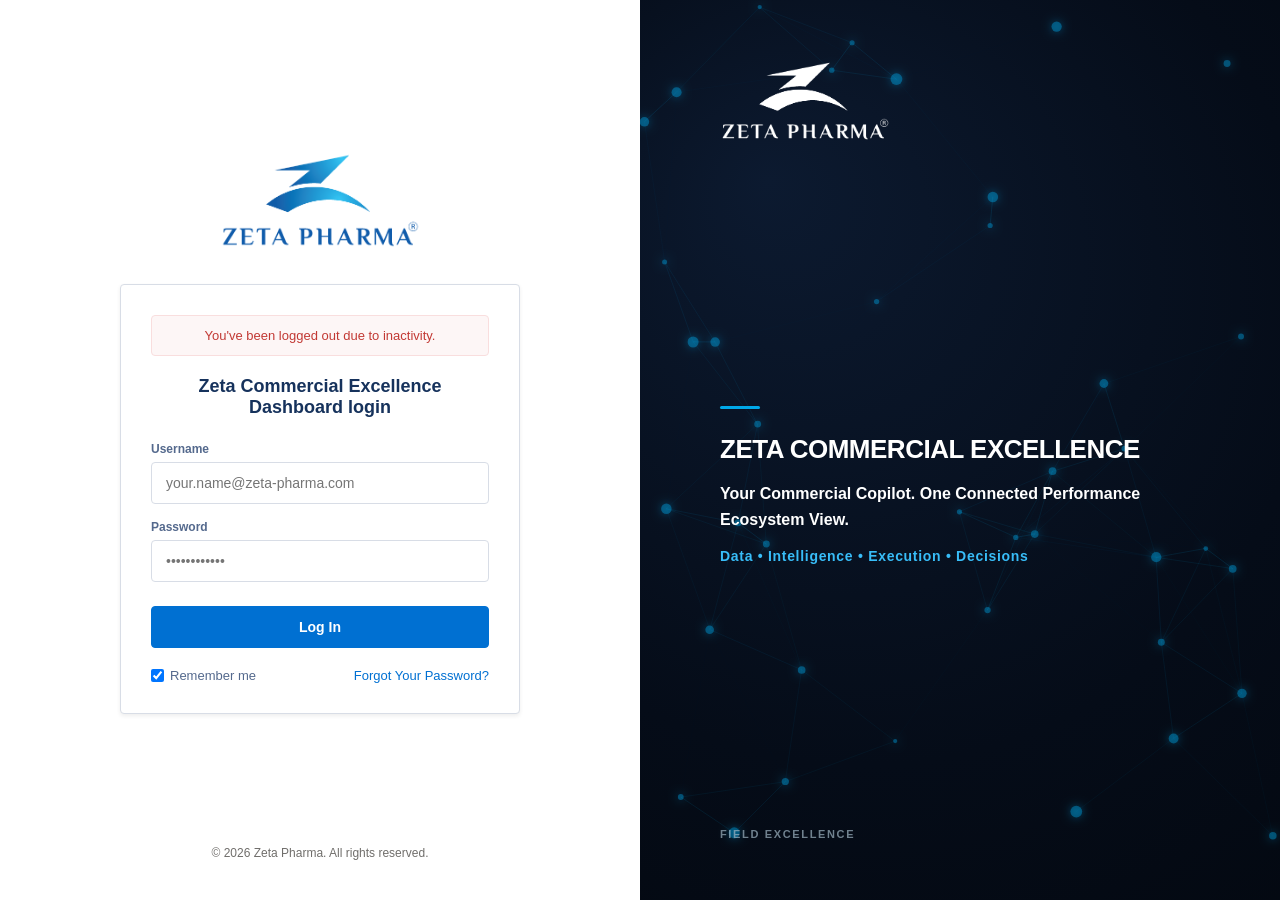
<file: dashboard.html>
<!DOCTYPE html>
<html lang="en">
<head>
  <meta charset="UTF-8" />
  <meta name="viewport" content="width=device-width, initial-scale=1.0" />
  <title>Zeta Commercial Excellence Dashboard</title>
  <link rel="icon" href="data:,"> <!-- 2026-11-13: no favicon file; empty icon stops the /favicon.ico 404 -->
  <link rel="stylesheet" href="css/dashboard.css?v=20261013_bm" />
  <!-- Fully scoped under .iqvia-dashboard-wrap (namespaced 2026-07-26) — safe to load
       on every tab; cannot leak into Coverage/Organogram/Sales styling. -->
  <link rel="stylesheet" href="css/iqvia.css?v=20261026_calib" />
  <!-- 2026-11-23: "i" info icons (EN + AR meaning) on every Market Intelligence card -->
  <link rel="stylesheet" href="css/iqvia-card-info.css?v=20261123_cardinfo" />
  <!-- Shared Design System (Phase 3 foundation) — tokens/animations/layout/components/
       utilities, all under a .ds- prefix guaranteed not to collide with the existing
       .sc-*/.sfe-*/.iqvia-* class families. Consumer: Executive Command Center
       (2026-07-27 rebuild -- Executive KPI cards + filter bar). -->
  <link rel="stylesheet" href="css/design-system.css?v=20260726_exec" />
  <link rel="stylesheet" href="css/animations.css?v=20260726_exec" />
  <link rel="stylesheet" href="css/layout.css?v=20260726_exec" />
  <link rel="stylesheet" href="css/components.css?v=20260807_lineperf" />
  <link rel="stylesheet" href="css/utilities.css?v=20260726_exec" />
  <!-- Coaching Intelligence (2026-08-31): minimal, reuses css/iqvia.css tokens/
       components (.iqvia-dashboard-wrap, .kpi-card, .kpi-grid, .tb-btn, .badge-*) --
       see js/coaching.js header for why. -->
  <link rel="stylesheet" href="css/coaching.css?v=20260901_v5" />
  <link rel="stylesheet" href="css/market-intel.css?v=20260925_askall" />
  <link rel="stylesheet" href="css/sprint.css?v=20261114_bmregion" />
  <link rel="stylesheet" href="css/working-days.css?v=20260906_hireleft" />
  <link rel="stylesheet" href="css/list-intel.css?v=20261003_asof" />
  <link rel="stylesheet" href="css/bu-review.css?v=20260926_v6" />
  <link rel="stylesheet" href="css/imsrx.css?v=20260930_geo_excel" />
  <link rel="stylesheet" href="css/news-feed.css?v=20260910_v3_ticker" />
  <link rel="stylesheet" href="css/regulatory-pipeline.css?v=20260910_v1" />
  <!-- Night mode + grouped sidebar (2026-09-25). Loaded last so it sits above every module stylesheet; the script runs in <head> so the saved theme applies before first paint. -->
  <link rel="stylesheet" href="css/zeta-theme.css?v=20260925_theme" />
  <script src="js/zeta-theme.js?v=20261013_mdyn"></script>
</head>
<body>

  <!-- App-wide authentication gate (2026-07-29): shown before anything
       else renders, and hidden the instant a valid session already
       exists (js/app.js checks this first, before any tab boots). This
       replaces the old IQVIA-only login -- one sign-in now covers every
       workspace (Coverage, Zeta Organogram, Sales, Executive, Market
       Intelligence). See js/auth.js for the session/credential logic;
       source of truth is Zeta_Dashboard_User_Config.xlsx via
       refresh_iqvia.py -> cache/iqvia.data.js's IQVIA_CACHE.users. -->
  <div id="app-login-gate" class="app-login-gate">
    <!-- Left panel: form -->
    <div class="app-login-left">
      <div class="app-login-left-inner">
        <!-- Zeta Logo from folder -->
        <div class="app-login-salesforce-logo">
          <img src="zeta_logo.png" alt="Zeta Logo" style="width: 200px; height: auto;" />
        </div>
        
        <!-- Login Card -->
        <div class="app-login-form-card">
          <!-- Inactivity notice / alert -->
          <div class="app-login-notice">
            You've been logged out due to inactivity.
          </div>
          
          <h2 class="app-login-title">Zeta Commercial Excellence Dashboard login</h2>
          
          <div class="app-login-field">
            <label for="app-login-email">Username</label>
            <input type="email" id="app-login-email" placeholder="your.name@zeta-pharma.com" autocomplete="email" />
          </div>
          
          <div class="app-login-field">
            <label for="app-login-pwd">Password</label>
            <input type="password" id="app-login-pwd" placeholder="••••••••••••" autocomplete="current-password" />
          </div>
          
          <button class="app-login-btn" id="app-login-btn" type="button">Log In</button>
          
          <div class="app-login-form-extras">
            <label class="app-login-remember">
              <input type="checkbox" id="app-login-remember" checked /> Remember me
            </label>
            <a href="#" class="app-login-forgot" onclick="alert('Please contact your administrator to reset password.'); return false;">Forgot Your Password?</a>
          </div>

          <div class="app-login-error" id="app-login-error"></div>
        </div>
      </div>
      
      <div class="app-login-footer">
        © 2026 Zeta Pharma. All rights reserved.
      </div>
    </div>
    
    <!-- Right panel: marketing/Zeta styling -->
    <div class="app-login-right">
      <div class="app-login-right-particles" id="app-login-particles"></div>
      
      <!-- Top Zeta Pharma Logo (with invert/brightness filter to render white logo) -->
      <div class="app-login-zeta-logo">
        <img src="zeta_logo.png" alt="Zeta Pharma Logo" style="width: 170px; height: auto; filter: brightness(0) invert(1);" />
      </div>
      
      <!-- Center message -->
      <div class="app-login-right-message">
        <div class="app-login-accent-line"></div>
        <h2 class="app-login-right-heading" style="font-size: 26px; font-weight: 900; letter-spacing: -0.5px; text-transform: uppercase;">ZETA COMMERCIAL EXCELLENCE</h2>
        <p class="app-login-right-sub" style="font-weight: 700; margin-bottom: 12px; color: #ffffff;">Your Commercial Copilot. One Connected Performance Ecosystem View.</p>
        <p class="app-login-right-sub" style="font-size: 14px; letter-spacing: 0.05em; color: #38bdf8; font-weight: 600;">Data • Intelligence • Execution • Decisions</p>
      </div>
      
      <div class="app-login-right-footer">
        FIELD EXCELLENCE
      </div>
    </div>
  </div>

  <!-- Loading overlay: shown while cache loads and the UI renders -->
  <div id="loading-overlay" class="loading-overlay">
    <div class="spinner"></div>
    <div id="loading-text" class="loading-text">Loading dashboard...</div>
  </div>

  <!-- Top section: logo + title + export -->
  <div class="dashboard-wrapper">
    <!-- Left Navigation Sidebar -->
    <nav class="sidebar-nav" id="sidebar-nav">
      <div class="sidebar-brand" style="display: flex; justify-content: space-between; align-items: center; width: 100%;">
        <div class="brand-logo-wrap" style="display: flex; align-items: center; gap: 8px;">
          <img class="brand-logo-img" src="[data-uri]" alt="Zeta Pharma" style="height: 24px; width: auto; object-fit: contain; background: #ffffff; padding: 2px 6px; border: 1px solid #E2E8F0; border-radius: 4px;" />
          <span class="brand-text" style="font-size: 0.85rem; font-weight: 700; color: #0F4C81; line-height: 1.2; letter-spacing: 0.02em;">Zeta Commercial Excellence Dashboard</span>
        </div>
        <button class="sidebar-toggle" id="sidebar-toggle" title="Toggle Sidebar" style="background: transparent; border: none; color: #8a94a6; font-size: 1.2rem; cursor: pointer; padding: 4px 8px; border-radius: 6px;">☰</button>
      </div>
      <ul class="sidebar-menu">
        <li class="menu-item active" data-tab="executive">
          <span class="menu-icon">🧭</span>
          <span class="menu-label">Executive Command Center</span>
        </li>
        <li class="menu-item" data-tab="bureview" id="menu-item-bureview" style="display:none;">
          <span class="menu-icon">📝</span>
          <span class="menu-label">BU Business Review</span>
        </li>
        <li class="menu-item" data-tab="coverage" id="menu-item-coverage">
          <span class="menu-icon">📊</span>
          <span class="menu-label">Operational and Execution</span>
        </li>
        <li class="menu-item" data-tab="listintel" id="menu-item-listintel" style="display:none;">
          <span class="menu-icon">📋</span>
          <span class="menu-label">List Intelligence</span>
        </li>
        <li class="menu-item" data-tab="rep360" id="menu-item-rep360" style="display:none;" title="Local only - not published">
          <span class="menu-icon">🧑‍💼</span>
          <span class="menu-label">Rep 360° Scorecard</span>
        </li>
        <li class="menu-item" data-tab="sfe" id="menu-item-sfe">
          <span class="menu-icon">👥</span>
          <span class="menu-label">Zeta Organogram</span>
        </li>
        <li class="menu-item" data-tab="coaching" id="menu-item-coaching" style="display:none;">
          <span class="menu-icon">🎯</span>
          <span class="menu-label">Coaching Intelligence</span>
        </li>
        <li class="menu-item" data-tab="sales">
          <span class="menu-icon">💰</span>
          <span class="menu-label">Sales Performance</span>
        </li>
        <li class="menu-item" data-tab="iqvia" id="menu-item-iqvia">
          <span class="menu-icon">🌍</span>
          <span class="menu-label">Market Intelligence</span>
        </li>
        <li class="menu-item" data-tab="marketforecast" id="menu-item-marketforecast" style="display:none;">
          <span class="menu-icon">📈</span>
          <span class="menu-label">Market Growth Forecast</span>
        </li>
        <li class="menu-item" data-tab="marketdynamics" id="menu-item-marketdynamics" style="display:none;">
          <span class="menu-icon">🔀</span>
          <span class="menu-label">Market Dynamics &amp; Treatment Shift</span>
        </li>
        <li class="menu-item" data-tab="territorymarket" id="menu-item-territorymarket" style="display:none;">
          <span class="menu-icon">🗺️</span>
          <span class="menu-label">Territory Market Insights</span>
        </li>
        <li class="menu-item" data-tab="tomarket" id="menu-item-tomarket" style="display:none;">
          <span class="menu-icon">🚚</span>
          <span class="menu-label">To-Market vs In-Market</span>
        </li>
        <li class="menu-item" data-tab="marketintel" id="menu-item-marketintel" style="display:none;">
          <span class="menu-icon">🌐</span>
          <span class="menu-label">Total Market Intelligence</span>
        </li>
        <li class="menu-item" data-tab="sprint" id="menu-item-sprint" style="display:none;">
          <span class="menu-icon menu-icon-svg" aria-hidden="true"><svg class="sp-nav-flag-icon" width="20" height="20" viewBox="0 0 24 24" fill="none" xmlns="http://www.w3.org/2000/svg">
            <line x1="6" y1="2.5" x2="6" y2="21.5" stroke="#334155" stroke-width="2" stroke-linecap="round"/>
            <rect x="6" y="3" width="13" height="7.5" fill="#ffffff" stroke="#1E293B" stroke-width="0.6" stroke-linejoin="round"/>
            <g fill="#0F172A">
              <rect x="6" y="3" width="3.25" height="3.75"/>
              <rect x="12.5" y="3" width="3.25" height="3.75"/>
              <rect x="9.25" y="6.75" width="3.25" height="3.75"/>
              <rect x="15.75" y="6.75" width="3.25" height="3.75"/>
            </g>
          </svg></span>
          <span class="menu-label">Zeta Sprint 2026</span>
        </li>
        <li class="menu-item" data-tab="workingdays" id="menu-item-workingdays" style="display:none;">
          <span class="menu-icon">🗓️</span>
          <span class="menu-label">Field Working Days</span>
        </li>
        <li class="menu-item" data-tab="imsrx" id="menu-item-imsrx" style="display:none;">
          <span class="menu-icon">💊</span>
          <span class="menu-label">IMS Rx</span>
        </li>
        <li class="menu-item" data-tab="marketnews" id="menu-item-marketnews">
          <span class="menu-icon">📰</span>
          <span class="menu-label">Market Intelligence Feed</span>
        </li>
        <li class="menu-item" data-tab="regulatory" id="menu-item-regulatory" style="display:none;">
          <span class="menu-icon">🧬</span>
          <span class="menu-label">Regulatory & Egypt Registration</span>
        </li>

      </ul>
    </nav>

    <!-- Right Main Content Area -->
    <div class="main-content-area">
      <header class="topbar">
    <div class="topbar-brand">
      <img class="topbar-logo" src="[data-uri]" alt="Zeta Pharma" />
      <div class="topbar-divider"></div>
      <h1 id="topbar-title">Zeta Commercial Excellence Dashboard</h1>
    </div>
    <div class="topbar-actions">
      <!-- Act As slot for SFE / Admin impersonation -->
      <div id="topbar-actas-slot"></div>
      <div id="topbar-user-badge-slot"></div>
      <button type="button" id="topbar-notif-btn" class="topbar-export-btn notif-center-btn" style="background:#0F172A; color:#38BDF8; border:1px solid #334155; display:inline-flex; align-items:center; gap:6px; cursor:pointer; font-weight:600;" onclick="toggleNotifCenterModal(event)">
        <span style="font-size:14px;">🔔</span>
        <span>What's New</span>
        <span class="notif-unread-badge" style="background:#EF4444; color:#FFF; font-size:10px; font-weight:800; padding:1px 6px; border-radius:10px; margin-left:2px;">NEW</span>
      </button>
      <button type="button" id="topbar-export-pdf" class="topbar-export-btn" title="Export the dashboard as PDF">Export PDF</button>
    </div>
  </header>

  <!-- Act As banner slot (shows sticky banner when impersonation is active) -->
  <div id="actas-banner-slot"></div>

      <div class="filter-bar-wrap">
    <div id="filter-bar" class="filter-bar"></div>
    <div id="filter-chips" class="filter-chips hidden"></div>
  </div>

  <!-- Ask the Data mount point (2026-08-07).
       Deliberately OUTSIDE #app-root. Every workspace rewrites app-root's
       innerHTML whenever a filter changes, so a panel mounted inside it
       would vanish the moment the user touched a filter -- and would take
       their typed question with it. Sitting here it survives every page
       re-render, and app.js re-mounts it only on a tab change. -->
  <div id="ask-panel-slot" class="container"></div>

      <main id="app-root" class="container"></main>
    </div>
  </div>

  <!-- Chart.js and SheetJS (the only two external libraries this project
       uses). Both vendored locally in assets/ rather than loaded from a
       CDN so the dashboard opens reliably from a double-click with no
       internet dependency. SheetJS's smaller "core" build is used since
       this dashboard only ever WRITES .xlsx files from its own data --
       see exporter.js for the full rationale. -->
  <script defer src="assets/chart.umd.min.js"></script>
  <script defer src="assets/xlsx.core.min.js"></script>
  <script defer src="assets/pako.min.js"></script>

  <!-- Load profiler (2026-08-08). INERT unless the page is opened with
       ?perf=1 — it patches atob / pako / JSON.parse to time them, and a
       measurement tool that taxes every user all the time is worse than no
       measurement. Placed right after pako so it can wrap it, and before the
       cache scripts so it sees every decode. Open dashboard.html?perf=1, wait
       for the load to finish, then read the console or run ZetaPerf.copy(). -->
  <script defer src="js/perf-probe.js?v=20260808_perf2"></script>

  <!-- Cache (must load before any module that reads it) -->
  <script defer src="cache/metadata.data.js?v=20261123_1245_auto"></script>
  <script defer src="cache/dashboard.data.js?v=20261123_1245_auto"></script>
  <script defer src="cache/teamkpis.data.js?v=20260724"></script>
  <script defer src="cache/records.data.js?v=20261123_1245_auto"></script>
  <script defer src="cache/organogram.data.js?v=20261123_1245_auto"></script>
  <!-- v20260726_hierarchyfix = corrected BUHead/NSM/RM/DM/Rep naming + CM (Emp6) capture (cache/meta.schemaVersion 2).
       js/sales.js checks this schema and shows a pending-refresh placeholder if the cache on disk is still the
       pre-fix version -- safe to deploy this script tag even before the cache file itself is regenerated.
       v20260729_june = June 2026 merged in (ZETA SALES_2026/june.xlsx via refresh_sales.py) -- sourceRows
       996,720 -> 1,190,934, months lookup now runs 2026-01 through 2026-06.
       v20260729_junetgt = June position-level targets merged in (ZETA SALES_2026/June TGT 2026.xlsx) --
       june.xlsx only carried 432 sparse TargetIndex=1 rows for June (target value ~45.0M, clearly
       incomplete); this brings June's target total to ~268.2M, in line with other months.
       v20260826_authoritative_sources = ETL re-pointed at the 6 authoritative source files (Q1_Sales,
       Q2_Sales, TGT, june, June TGT 2026, CHC_BU_YTD_PERFROMANCE) -- TOTAL_SALES_2026.xlsx is no longer
       read at all (cache.meta.schemaVersion 3 -> 4). Adds the Shortage Target scenario (cache.meta.
       shortageOverride, mask bit 6) via ZETA SALES_2026/Shortage_Conditions.xlsx and cache.meta.
       sourceManifest for per-source validation provenance. Validated against production via a 79-metric
       reconciliation before cutover; only expected/explained differences remain (CHC actuals -11.19M EGP
       from the CHC_BU_YTD_PERFROMANCE source switch, Non-Promoted +1.68M EGP new source coverage) -- see
       IMPLEMENTATION_REPORT_2026-08-26.md.
       v20260826_shortagefinal = Shortage Target's non-flagged fallback changed from Working Target to
       Official Target, per Ahmed's final rule (Shortage=Y -> Actual Sales, Shortage=N -> Official Target,
       never Working). Official/Working totals themselves untouched (verified byte-identical:
       1,170,155,500.99 / 1,593,239,552.12). CHC/CHC_SALES (no Official coverage) now correctly fall out of
       Shortage coverage and resolve via the existing chain to Working instead of showing false zeros.
       v20260827_zetacolestnontender = ZETACOLEST / ZETACOLEST PLUS sales always classified Non-Tender
       (mask bit 1 forced 0) regardless of the source row's own IsTender value -- Ahmed's directive, so
       these two brands' sales count toward Sales Achievement instead of being excluded by the existing
       Non-Tender convention. All other brands/products unchanged. 191,352.00 EGP moved Tender->Non-Tender;
       Total Actual Sales Value unchanged to the cent (1,426,495,032.60). -->
  <script defer src="cache/sales.data.js?v=20261113_1943_auto"></script>
  <!-- Zeta Sprint 2026 cache (2026-08-15): built by etl/build_sprint_cache.py from
       sprint/scaling scores.xlsx (point curves) + this page's own Coverage/Sales
       cache sources. Re-linked 2026-08-16 (Ahmed: "add zeta sprint to dashboard") --
       this script tag, the sidebar entry, and app.js's Sprint wiring were dropped
       during the same pass that added IMS Rx role-gating; the underlying cache/js/css
       files were never touched, so no rebuild was needed, only re-wiring. -->
  <script defer src="cache/sprint.data.js?v=20261123_1245_auto"></script>
  <!-- Field Working Days Intelligence cache (2026-09-05, Ahmed "implmement
       to zeta intell"): built by etl/build_working_days_cache.py from the
       Sprint KPI template's DM_DSM/ASM/NSM tabs. Separate from
       cache/sprint.data.js on purpose -- this page shows the full Feb-Aug
       trend from the template's stacked months, independent of whichever
       single month Sprint itself is currently scoring. See that ETL
       script's header for the TOT / Target Working Days formula. -->
  <script defer src="cache/working_days.data.js?v=20261123_1245_auto"></script>
  <!-- IMS Rx cache (2026-08-15): physician-panel Rx-volume audit, via
       etl/build_ims_rx_cache.py, reading "IMS RX TOTAL YEAR 2025.xlsx" with
       Corporation joined in from "IMS 2022 to April 2026.xlsx" (same source
       as cache/market_intel.data.js below). See that script's header for
       the dedup/data-quality/join-confidence writeup. Re-run it whenever
       either source workbook is refreshed.
       2026-09-11: LAZY again (2.0 MB) -- found reverted to eager at some
       point after it was added; js/ims-rx.js already tolerates the global
       arriving late, so it's loaded via CacheLoader.ensure("ims_rx") from
       renderImsRxTab() in js/app.js instead of an unconditional tag here.
       See loading_performance_regression.md. -->
  <!-- Customer Analytics cache (2026-07-28): a SEPARATE cache from a SEPARATE source
       (TOTAL_SALES_2026.xlsx, via etl/build_customer_analytics_cache.py) -- the main
       Sales cache above has no customer identity at all. Powers the Customer Channel
       Mix card's Cluster -> Customer Health drill (bridge, frequency, SKU basket).
       Currently covers the Retail and Chain Pharmacy clusters only -- see the ETL
       script's CLUSTERS_TO_BUILD to extend. Optional at load time: sales.js falls
       back to the existing flat cluster->sub_type list for any cluster not present.
       2026-09-11: LAZY again (14.6 MB) -- this was the ORIGINAL 2026-08-08
       lazy-loaded cache (see PERFORMANCE_FIX.md); found silently reverted
       to an eager tag by some later edit, with js/cache-loader.js left as
       unused dead code. Restored: CacheLoader.preload("customer_analytics")
       fires on idle right after boot (js/app.js), so it's normally already
       there by the time someone opens the Customer Health drill; also
       re-fixed the sentinel-latch bug this regression brought back (see
       decompressCustomerAnalyticsCache() in js/sales.js). -->
  <script defer src="cache/iqvia.data.js?v=20261108_melacryst"></script>
  <!-- Coaching Intelligence cache (2026-08-31): built by etl/build_coaching_cache.py
       from "Visits Details S1 DM.xlsx" (Total sheet, Feb1-Aug31 2026 YTD) joined against
       Database Shortcut.xlsx for active-roster / name resolution. See that script's
       header for scope, exclusions and the confirmed name-alias list.
       2026-09-11: LAZY again (1.05 MB) -- same regression/fix as above;
       loaded via CacheLoader.ensure("coaching") from renderCoachingTab(). -->
  <!-- External Market Intelligence cache (2026-09-09): multi-dimensional pharmaceutical
       intelligence (EDA decrees, competitor moves, pricing, clinical, SGLT2/DOAC/PCAB trends)
       built by etl/build_news_cache.py. 100% offline static cache. -->
  <script defer src="cache/news_latest.data.js?v=20261123_1245_auto"></script>
  <script defer src="cache/regulatory_pipeline.data.js?v=20261123_1245_auto"></script>
  <script defer src="cache/egypt_registration.data.js?v=20260910_v1"></script>

  <!-- App-wide authentication roster & loader -->
  <script defer src="cache/auth.data.js?v=20261108_1411_auto"></script>
  <script defer src="js/auth.js?v=20261105_focusph"></script>

  <!-- Configuration (no hardcoded values below this point) -->
  <script defer src="js/config.js?v=20260924_buhead"></script>

  <!-- Design System component library (Phase 3 foundation, self-contained, no cache
       dependency) -- loaded early so every module can consume window.DS. -->
  <script defer src="js/components.js?v=20260807_lineperf"></script>

  <!-- Enterprise semantic layer (Phase 4-lite): Line -> Business Unit crosswalk.
       Self-contained (no cache dependency) -- shared by every getBusinessSummary(). -->
  <script defer src="js/semantic-model.js?v=20261105_gitsales"></script>

  <!-- Cache Loader for lazy loading heavy optional caches -->
  <script defer src="js/cache-loader.js?v=20261123_1245_auto"></script>

  <!-- Modules (dependency order: leaf modules first, app.js last) -->
  <script defer src="js/utils.js?v=20260724"></script>
  <script defer src="js/cache.js?v=20260925_restore"></script>
  <script defer src="js/loader.js?v=20260724"></script>
  <script defer src="js/analytics.js?v=20261113_selfcheck"></script>
  <script defer src="js/ui.js?v=20260724"></script>
  <script defer src="js/charts.js?v=20260724"></script>
  <script defer src="js/tables.js?v=20260724"></script>
  <script defer src="js/filters.js?v=20260729_rolescope"></script>
  <script defer src="js/exporter.js?v=20260916_proratedtgt"></script>
  <!-- Coverage's standardized getBusinessSummary() interface -- reads only through
       CacheStore (defined above) and SEMANTIC (defined above); adds no new UI. -->
  <!-- v20260727_execkpi = getFilteredCoverageByType() and getFilteredCoverageForLine()
       added for the Executive KPI cards' click-through and Line filter.
       v20260727_chc2lines = getFilteredCoverageForLine() scopes CHC's
       "CHC_SALES" line by Title=Sales Representative/Type=Pharmacy
       instead of the standard Medical Representative/Contract-Doctor-
       Hospital scope (CHC has two real lines, not one -- see
       semantic-model.js). -->
  <script defer src="js/coverage-interface.js?v=20260915_sickleave2"></script>
  <script defer src="js/sfe.js?v=20260804_bulinescoping"></script>
  <!-- v20260727_execkpi = getLineSalesSummary() and getItemAchievement() added for
       the Executive KPI cards (Line Performance, CHC Brand-to-Item drill).
       v20260728_clustermix = SUBTYPE_TO_CLUSTER map + getCustomerClusterMix()
       added for the Customer Channel Mix KPI card (cluster-then-sub_type
       drill -- see sales_subtypes.xlsx for the clustering source of truth).
       v20260813_bphealth = getBrandPortfolioHealth() added for the Brand
       Portfolio Health KPI card (% of brands/items >=60% achievement; CHC
       uses item grain, ELIMBOSIS split 2.5MG/5MG everywhere -- see
       BP_HEALTH_THRESHOLD/BP_HEALTH_ITEM_SPLIT_BRANDS above).
       v20260815_strengthgroups = getItemStrengthGroups() added (Ahmed:
       "treat all sku of elimbosis 2.5 and elimbosis 5 as brand for
       them") -- ELIMBOSIS's SKUs are now merged by dosage strength
       (2.5MG / 5MG combining both pack sizes each) instead of shown as
       4 separate raw SKU rows; getBrandPortfolioHealth() and every
       Executive "by Brand" modal both use this now. -->
  <script defer src="js/sales.js?v=20261105_gitsubtype"></script>
  <script defer src="js/focus-pharmacies.js?v=20261105_status4"></script>
  <script defer src="js/iqvia-growth-config.js?v=20260924_growthv1"></script>
  <!-- 2026-10-18: js/iqvia.js is EXECUTED by js/app.js (ensureDataFiles) only after cache/iqvia.data.js
       has loaded -- on a slow connection the data file could fail/arrive late, iqvia.js then ran without
       it, threw, and could never run again (top-level let/const), leaving Market Intelligence blank.
       The preload below still downloads it in parallel with everything else. Keep the version here. -->
  <link rel="preload" as="script" id="iqvia-js-src" href="js/iqvia.js?v=20261029_tm26">
  <script defer src="js/iqvia-filterbar.js?v=20260925_renavfix"></script>
  <script defer src="js/iqvia-sidebar-rail.js?v=20260924_sbrail"></script>
  <script defer src="js/iqvia-fit.js?v=20260925_slimchrome"></script>
  <script defer src="js/iqvia-card-info.js?v=20261123_cardinfo"></script>
  <script defer src="js/askdata-dock.js?v=20260925_askall"></script>
  <script defer src="js/sprint.js?v=20261114_bmq"></script>
  <script defer src="js/working-days.js?v=20261008_keep"></script>
  <!-- List Intelligence (2026-09-25): module only; its data (cache/list_intel.data.js)
       is lazy-loaded by js/cache-loader.js when the tab is opened. -->
  <script defer src="js/list-intel.js?v=20261003_asof"></script>
  <!-- BU Business Review (2026-09-26): module only; its data
       (cache/business_review.data.js) is lazy-loaded by js/cache-loader.js. -->
  <script defer src="js/bu-review.js?v=20260926_v6"></script>
  <script defer src="js/coaching.js?v=20261103_chcsalespermgr"></script>
  <script defer src="js/ims-rx.js?v=20260930_geo_excel"></script>
  <script defer src="js/news-feed.js?v=20260910_v2"></script>
  <script defer src="js/regulatory-pipeline.js?v=20260910_v1"></script>

  <!-- Executive Command Center -- Phase 1 (2026-07-27): Executive KPI Section.
       Default landing page. Reads only through SEMANTIC, DS, and the four
       getBusinessSummary()-family interfaces above; never touches module
       internals. KPI 7 (SKU Penetration) remains deferred pending a
       refresh_sales.py ETL update (customer x product granularity not yet
       in the cache). KPI 6 (Customer Dynamics) is now served, at cluster
       (not individual-customer) granularity, by the Customer Channel Mix
       card added 2026-07-28 -- see js/sales.js's SUBTYPE_TO_CLUSTER map.
       v20260813_bphealth = Brand Portfolio Health KPI card added (Ahmed-
       approved preview, 2026-08-13) -- see buildBrandPortfolioHealthCard()/
       openBrandPortfolioHealthModal() below and getBrandPortfolioHealth()
       in js/sales.js.
       v20260815_elimbosissplit = expandItemSplitBrandsForModal() added
       (Ahmed, viewing the live Sales Value/Units "by Brand" popups:
       "make this elimbosis 2.5 and 5") -- the Brand Achievement, Sales
       Value, and Sales Units "by Brand" detail modals now split
       ELIMBOSIS into its 2.5MG/5MG item rows too, same as the Brand
       Portfolio Health card, so no modal ever shows it merged.
       v20260815_strengthgroups = expandItemSplitBrandsForModal() now
       calls sales.js's getItemStrengthGroups() instead of
       getItemAchievement() -- ELIMBOSIS's two pack sizes per strength
       are merged into one row per strength, not shown as 4 raw SKUs. -->
  <script defer src="cache/tms_ims.data.js?v=20261103_sep"></script>
  <script defer src="js/executive.js?v=20261105_gitsales"></script>

  <!-- cache/market_intel.data.js (1.4 MB) is LAZY again as of 2026-09-11:
       this was the original 2026-08-08 lazy-loaded cache (PERFORMANCE_FIX.md)
       found silently reverted to an eager tag by a later edit. Now loaded
       via CacheLoader.ensure("market_intel") from renderMarketIntelTab() in
       js/app.js, only when the Total Market Intelligence tab opens. See
       loading_performance_regression.md. -->
  <script defer src="js/market-intel.js?v=20261029_tmidm"></script>
  <!-- Ask the Data (2026-08-07; query layer 2026-09-20). Load order matters:
       engine -> period parser -> query layer -> providers (register themselves
       with AskQuery) -> legacy per-page adapters -> app.js, which mounts them.
       EVERY ask-*.js file carries the SAME ?v= build id, and each file states
       that id in its own header (AskBuild). AskEngine.syncStatus() compares them
       at runtime and the panel shows a warning if a stale cached file slips in. -->
  <script defer src="js/ask-engine.js?v=20261114_askall"></script>
  <script defer src="js/ask-period.js?v=20261114_askall"></script>
  <script defer src="js/ask-query.js?v=20261114_askall"></script>
  <script defer src="js/ask-prov-sales.js?v=20261114_askall"></script>
  <script defer src="js/ask-prov-coverage.js?v=20261114_askall"></script>
  <script defer src="js/ask-prov-sfe.js?v=20261114_askall"></script>
  <script defer src="js/ask-prov-lib.js?v=20261114_askall"></script>
  <script defer src="js/ask-prov-workdays.js?v=20261114_askall"></script>
  <script defer src="js/ask-prov-coaching.js?v=20261114_askall"></script>
  <script defer src="js/ask-prov-sprint.js?v=20261114_askall"></script>
  <script defer src="js/ask-prov-imsrx.js?v=20261114_askall"></script>
  <script defer src="js/ask-prov-iqvia.js?v=20261114_askall"></script>
  <script defer src="js/ask-prov-marketintel.js?v=20261114_askall"></script>
  <script defer src="js/ask-prov-tomarket.js?v=20261114_askall"></script>
  <script defer src="js/ask-pages.js?v=20261114_askall"></script>
  <script defer src="js/ask-coverage.js?v=20261114_askall"></script>
  <script defer src="js/ask-sales.js?v=20261114_askall"></script>
  <script defer src="js/ask-sfe.js?v=20261114_askall"></script>
  <script defer src="js/ask-executive.js?v=20261114_askall"></script>
  <script defer src="js/app.js?v=20261123_hdrcolor"></script>

  <!-- Not-Seen Customers Modal -->
  <div id="ns-modal-overlay" class="ns-modal-overlay" role="dialog" aria-modal="true" aria-labelledby="ns-modal-title-text">
    <div class="ns-modal">
      <div class="ns-modal-header">
        <div class="ns-modal-title">
          <span id="ns-modal-title-text">Not Seen Customers</span>
          <span id="ns-modal-badge" class="ns-modal-badge">0</span>
        </div>
        <button class="ns-modal-close" id="ns-modal-close" aria-label="Close">&#x2715;</button>
      </div>
      <div class="ns-modal-toolbar">
        <input type="search" id="ns-modal-search" class="ns-modal-search" placeholder="Search by customer, employee, specialty…" />
        <button id="ns-modal-export" class="ns-modal-export">Export to Excel</button>
      </div>
      <div class="ns-modal-body" id="ns-modal-body"></div>
      <div class="ns-modal-footer">
        <span id="ns-modal-info"></span>
        <div class="ns-modal-pagination">
          <button id="ns-modal-prev" disabled>&#8592; Prev</button>
          <span id="ns-modal-page-label"></span>
          <button id="ns-modal-next">Next &#8594;</button>
        </div>
      </div>
    </div>
  <!-- Notification Center & Release Notes Modal -->
  <!-- Notification Center & Release Notes Modal -->
  <div id="notif-center-modal-overlay" class="notif-modal-overlay" onclick="closeNotifCenterModal(event)" role="dialog" aria-modal="true" aria-labelledby="notif-modal-title">
    <div class="notif-modal-card" onclick="event.stopPropagation()">
      <div class="notif-modal-header">
        <div style="display:flex; align-items:center; gap:10px;">
          <span style="font-size:22px;">🔔</span>
          <div>
            <h3 id="notif-modal-title" style="margin:0; font-size:17px; font-weight:700; color:#F8FAFC;">Notification Center & Release Notes</h3>
            <div style="font-size:11px; color:#94A3B8; font-weight:500;">Zeta Intelligence Platform · System Release Notes</div>
          </div>
        </div>
        <button class="notif-modal-close" onclick="closeNotifCenterModal(event)" aria-label="Close">&#x2715;</button>
      </div>

      <!-- July 2026 Sales Data Status Warning Banner -->
      <div class="notif-alert-banner">
        <div style="font-size:16px;">⚠️</div>
        <div>
          <div style="font-weight:700; font-size:12.5px; color:#B45309; margin-bottom:2px;">July 2026 Sales Data: v1 (Draft — Pending NSM Validation)</div>
          <div style="font-size:11.5px; color:#92400E; line-height:1.4;">July 2026 sales performance figures reflect initial ETL ingestion v1. Official final numbers remain subject to final review and validation by National Sales Managers (NSMs).</div>
        </div>
      </div>

      <div class="notif-modal-body">
        <div class="notif-section-title">What's New & System Updates</div>

        <div class="notif-item">
          <div class="notif-item-icon">🔄</div>
          <div class="notif-item-content">
            <div class="notif-item-title">Live Refresh Buttons for Intelligence Feeds</div>
            <div class="notif-item-desc">Added interactive <strong>"🔄 Live Sync"</strong> buttons to both the <em>Regulatory Intelligence</em> and <em>Market Intelligence Feed</em> workspaces for real-time data sync, timestamp updates, and instant visual notifications.</div>
          </div>
        </div>

        <div class="notif-item">
          <div class="notif-item-icon">📊</div>
          <div class="notif-item-content">
            <div class="notif-item-title">July 2026 Sales Ingestion & Status Tracking</div>
            <div class="notif-item-desc">Integrated July 2026 actuals and position-level target benchmarks across all 14 sales lines with clear v1 draft validation status indicators.</div>
          </div>
        </div>

        <div class="notif-item">
          <div class="notif-item-icon">🛡️</div>
          <div class="notif-item-content">
            <div class="notif-item-title">BU & Line Access Scoping (SFE Organogram)</div>
            <div class="notif-item-desc">Zeta Organogram (SFE) hierarchy, vacancy, and span/workload views now auto-scope and lock based on assigned BU or Line Manager permissions.</div>
          </div>
        </div>

        <div class="notif-item">
          <div class="notif-item-icon">📈</div>
          <div class="notif-item-content">
            <div class="notif-item-title">Line-Scoped Customer Health & Dynamic SKU Basket</div>
            <div class="notif-item-desc">Customer Health drill-down modals and Top SKU Penetration cards dynamically re-calculate and re-label for the specific selected Line.</div>
          </div>
        </div>

        <div class="notif-item">
          <div class="notif-item-icon">🏆</div>
          <div class="notif-item-content">
            <div class="notif-item-title">Leaderboard Data-Quality Filtering</div>
            <div class="notif-item-desc">Top 10 and Bottom 10 sales leaderboards strictly filter for Medical Representative and Sales Representative titles, removing management titles from rep rankings.</div>
          </div>
        </div>

        <div class="notif-item">
          <div class="notif-item-icon">🎯</div>
          <div class="notif-item-content">
            <div class="notif-item-title">Target per Position & CHC Mirror-Image Sync</div>
            <div class="notif-item-desc">Sales Productivity cards display real Target per Deployed Position and apply combined headcount logic for CHC mirror-image sales lines.</div>
          </div>
        </div>

        <div class="notif-item">
          <div class="notif-item-icon">🧬</div>
          <div class="notif-item-content">
            <div class="notif-item-title">Regulatory & Market Intelligence Feeds</div>
            <div class="notif-item-desc">Integrated Egypt Registration 4-tier pipeline tracking (FDA/EMA + EDA) and real-time market intelligence news feeds with therapeutic area tagging.</div>
          </div>
        </div>

        <!-- Commercial Excellence Best Practice Quote -->
        <div class="best-practice-quote-box">
          <div class="quote-header">💡 Commercial Excellence Best Practice</div>
          <div class="quote-text">"Precision data, role-based visibility, and rapid feedback loops empower field leadership to convert raw commercial intelligence into market dominance."</div>
        </div>
      </div>

      <div class="notif-modal-footer">
        <button class="notif-btn-primary" style="background:#0284C7; margin-right:10px;" onclick="closeNotifCenterModal(event); if(window.switchTab) window.switchTab('marketnews');">📰 Open Market Intelligence Feed</button>
        <button class="notif-btn-primary" onclick="closeNotifCenterModal(event)">Got it & Close</button>
      </div>
    </div>
  </div>

  <script>
    function toggleNotifCenterModal(e) {
      if (e && e.stopPropagation) e.stopPropagation();
      var m = document.getElementById("notif-center-modal-overlay");
      if (m) {
        m.classList.toggle("open");
      }
    }
    function closeNotifCenterModal(e) {
      if (e && e.stopPropagation) e.stopPropagation();
      var m = document.getElementById("notif-center-modal-overlay");
      if (m) {
        m.classList.remove("open");
      }
    }
    window.openNotifCenterModal = function() {
      var m = document.getElementById("notif-center-modal-overlay");
      if (m) m.classList.add("open");
    };
    window.closeNotifCenterModal = closeNotifCenterModal;
    window.toggleNotifCenterModal = toggleNotifCenterModal;
  </script>

</body>
</html>
</file>
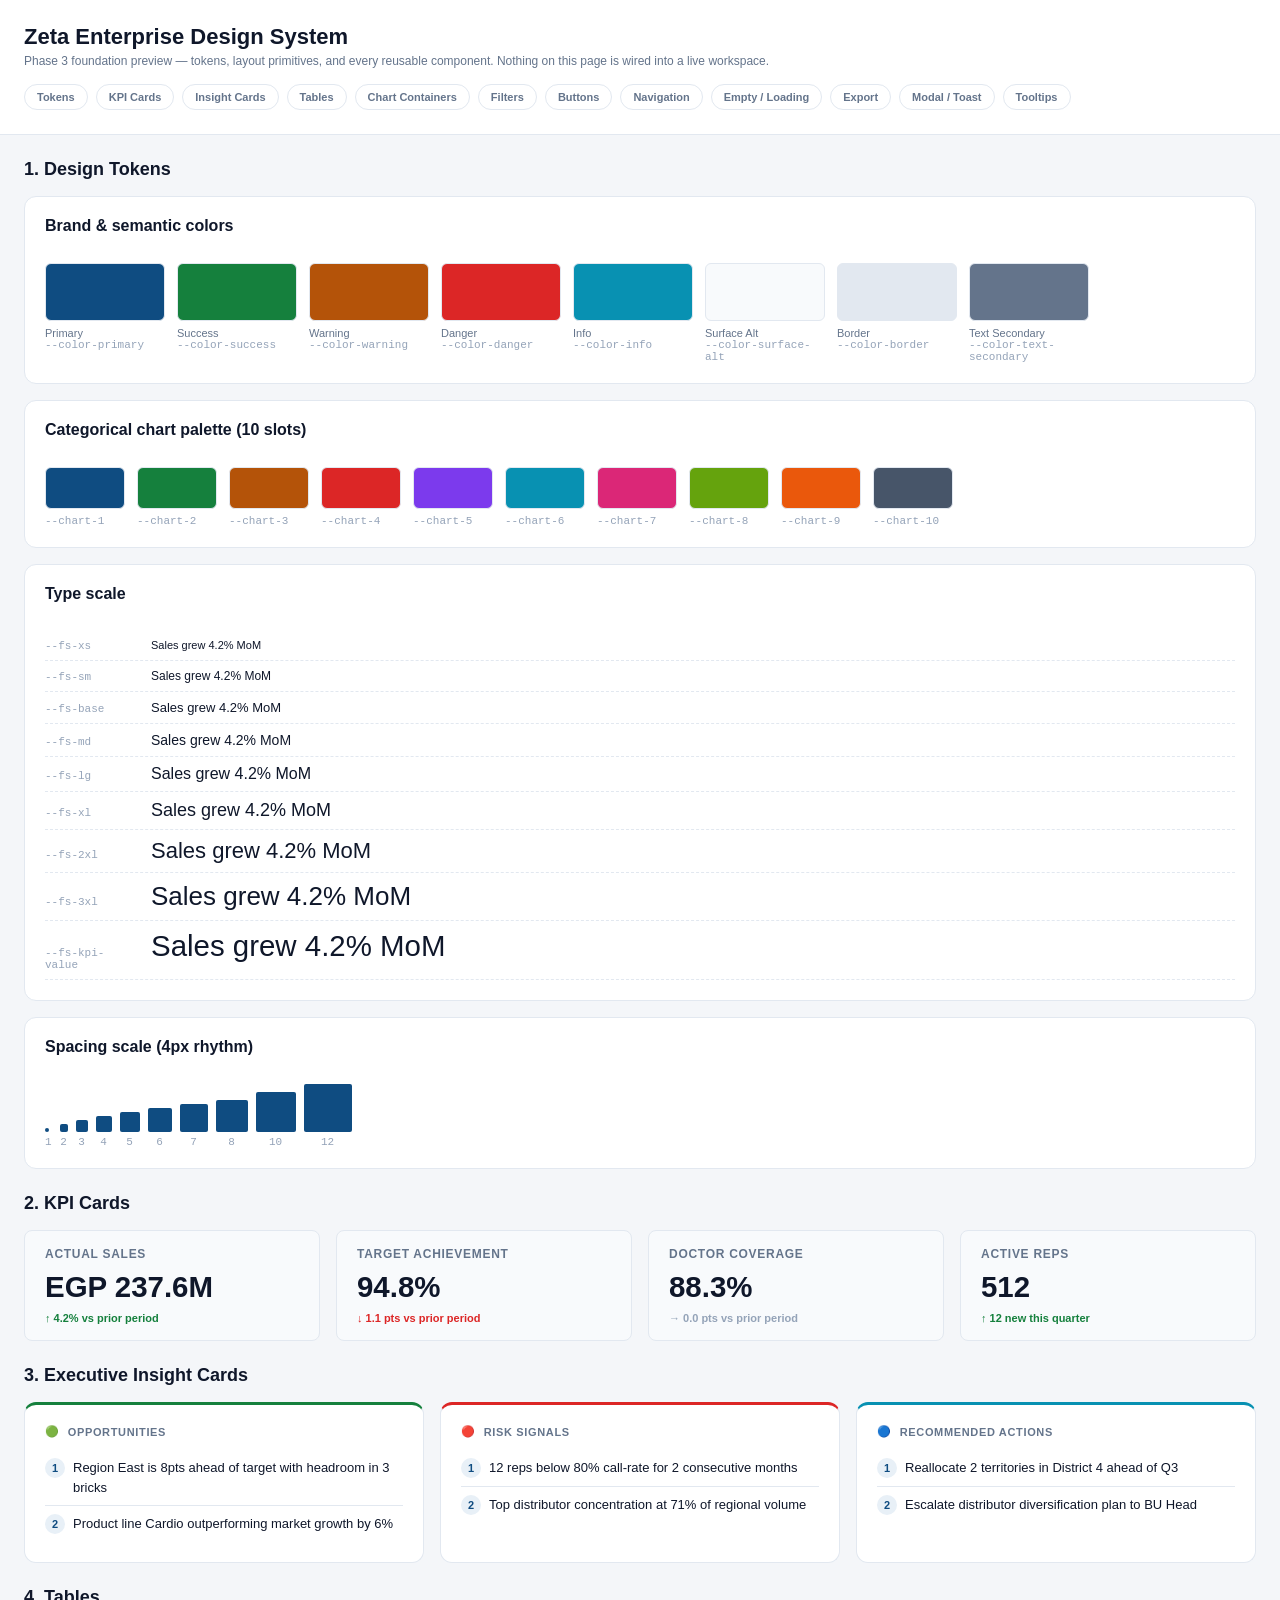
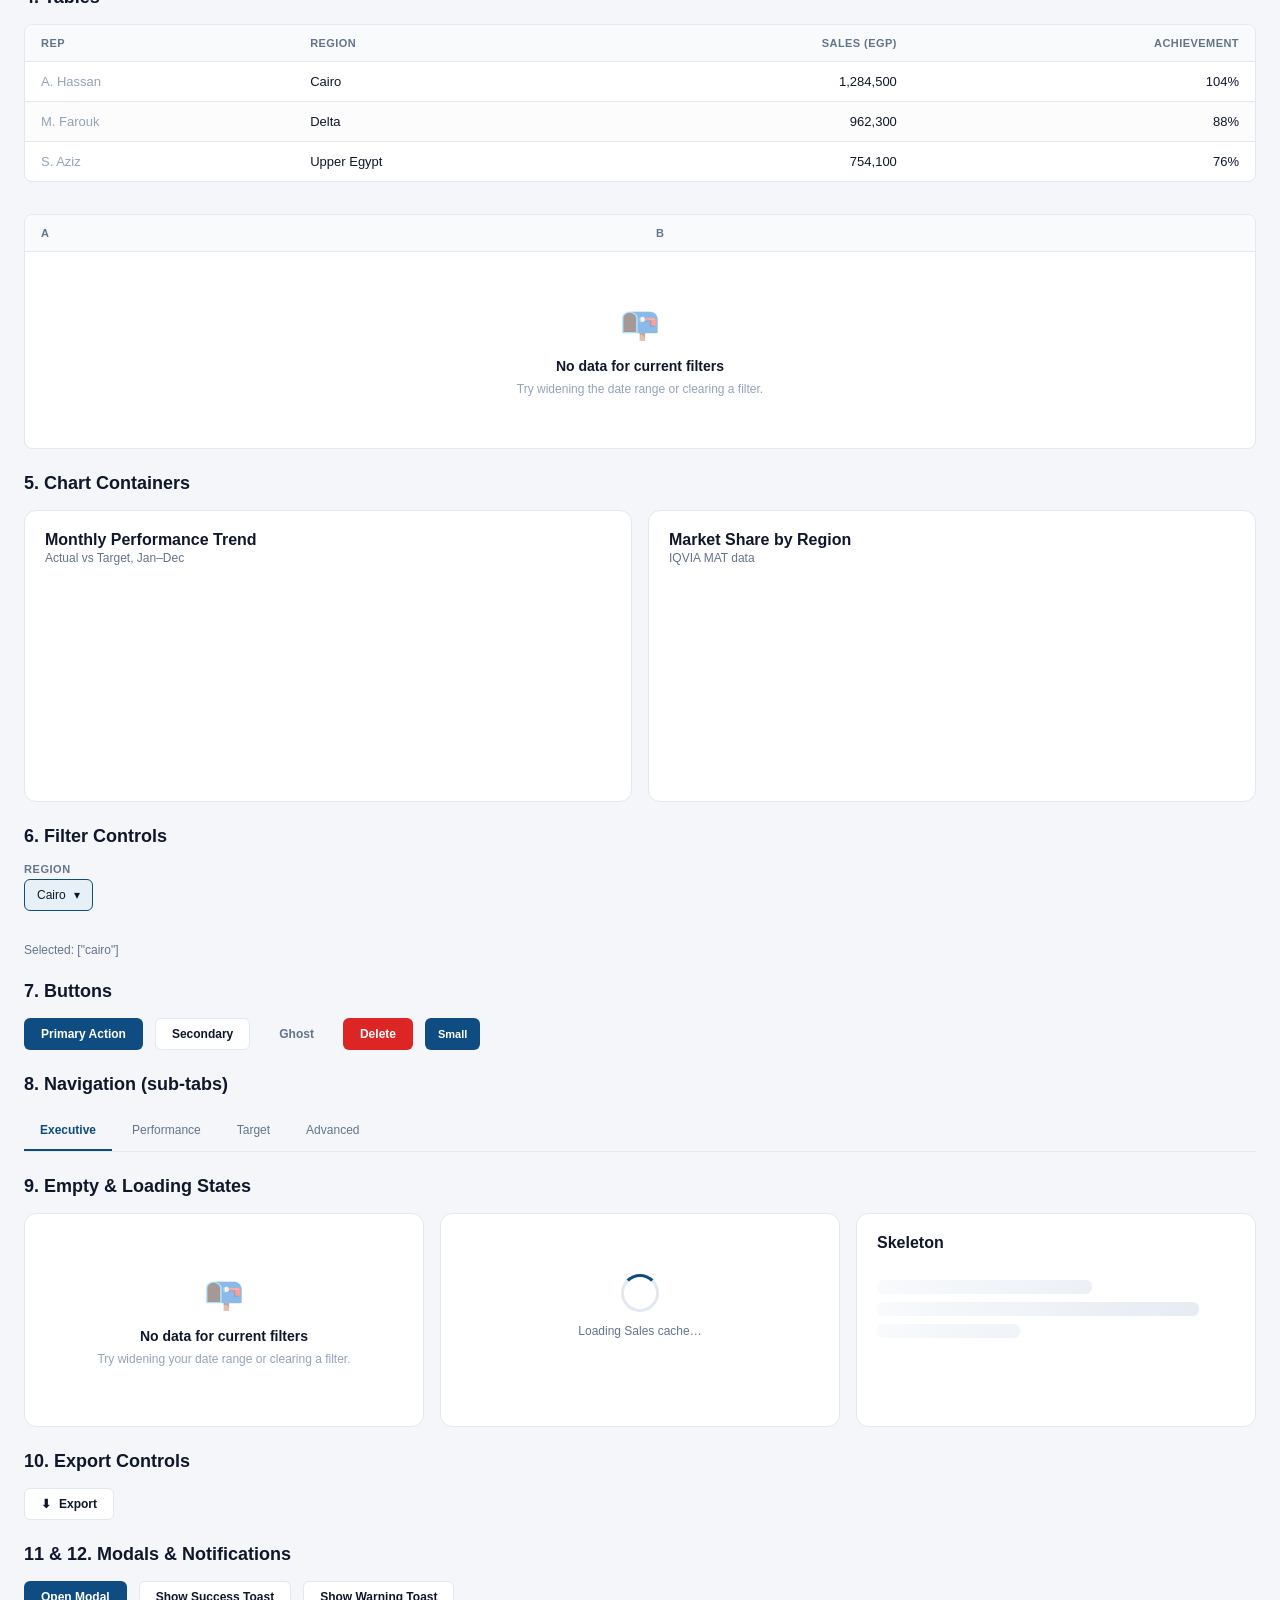
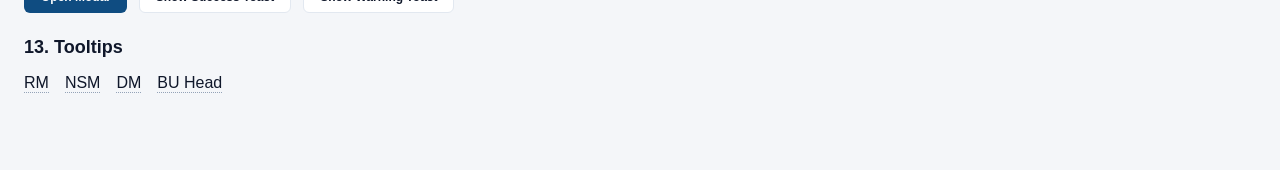
<file: design-system-preview.html>
<!DOCTYPE html>
<html lang="en">
<head>
<meta charset="UTF-8" />
<meta name="viewport" content="width=device-width, initial-scale=1.0" />
<title>Zeta Design System — Foundation Preview</title>

<!--
  STANDALONE VALIDATION PAGE — Phase 3 (Design System foundation).
  Loads ONLY the 5 new platform CSS files + components.js. Nothing here
  touches dashboard.html or any existing workspace. Purpose: let the
  foundation be reviewed and approved on its own, per the explicit
  instruction "do not migrate existing modules until the Design System
  foundation has been completed and validated independently."
-->
<link rel="stylesheet" href="css/design-system.css" />
<link rel="stylesheet" href="css/animations.css" />
<link rel="stylesheet" href="css/layout.css" />
<link rel="stylesheet" href="css/components.css" />
<link rel="stylesheet" href="css/utilities.css" />

<style>
  /* Preview-page-only chrome — NOT part of the design system itself */
  body { margin: 0; background: var(--color-background); font-family: var(--font-family-base); color: var(--color-text-primary); }
  .preview-header {
    background: var(--color-surface); border-bottom: 1px solid var(--color-border);
    padding: var(--space-6); position: sticky; top: 0; z-index: var(--z-sticky);
  }
  .preview-header h1 { margin: 0 0 4px 0; font-size: var(--fs-2xl); font-weight: var(--fw-black); }
  .preview-header p { margin: 0; color: var(--color-text-secondary); font-size: var(--fs-sm); }
  .preview-nav { display: flex; gap: var(--space-2); flex-wrap: wrap; margin-top: var(--space-4); }
  .preview-nav a {
    font-size: var(--fs-xs); font-weight: var(--fw-semibold); color: var(--color-text-secondary);
    text-decoration: none; padding: 6px 12px; border-radius: var(--radius-full); border: 1px solid var(--color-border);
  }
  .preview-nav a:hover { color: var(--color-primary); border-color: var(--color-primary); }
  .preview-swatch-row { display: flex; flex-wrap: wrap; gap: var(--space-3); }
  .preview-swatch { width: 120px; }
  .preview-swatch-color { height: 56px; border-radius: var(--radius-md); border: 1px solid var(--color-border); margin-bottom: 6px; }
  .preview-swatch-label { font-size: var(--fs-xs); color: var(--color-text-secondary); }
  .preview-swatch-value { font-size: var(--fs-xs); font-family: var(--font-family-mono); color: var(--color-text-tertiary); }
  .preview-type-row { display: flex; align-items: baseline; gap: var(--space-4); padding: var(--space-2) 0; border-bottom: 1px dashed var(--color-border); }
  .preview-type-tag { width: 90px; flex-shrink: 0; font-size: var(--fs-xs); color: var(--color-text-tertiary); font-family: var(--font-family-mono); }
  #toast-demo-trigger, #modal-demo-trigger {}
</style>
</head>
<body>

<div class="preview-header">
  <h1>Zeta Enterprise Design System</h1>
  <p>Phase 3 foundation preview — tokens, layout primitives, and every reusable component. Nothing on this page is wired into a live workspace.</p>
  <div class="preview-nav">
    <a href="#tokens">Tokens</a>
    <a href="#kpi">KPI Cards</a>
    <a href="#insight">Insight Cards</a>
    <a href="#table">Tables</a>
    <a href="#chart">Chart Containers</a>
    <a href="#filters">Filters</a>
    <a href="#buttons">Buttons</a>
    <a href="#nav">Navigation</a>
    <a href="#states">Empty / Loading</a>
    <a href="#export">Export</a>
    <a href="#overlay">Modal / Toast</a>
    <a href="#tooltip">Tooltips</a>
  </div>
</div>

<div class="ds-page">

  <!-- ================= TOKENS ================= -->
  <section class="ds-section" id="tokens">
    <div class="ds-section-header"><h2 style="margin:0;font-size:var(--fs-xl);">1. Design Tokens</h2></div>

    <div class="ds-chart-container">
      <div class="ds-chart-title" style="margin-bottom:var(--space-3);">Brand &amp; semantic colors</div>
      <div class="preview-swatch-row" id="color-swatches"></div>
    </div>

    <div class="ds-chart-container">
      <div class="ds-chart-title" style="margin-bottom:var(--space-3);">Categorical chart palette (10 slots)</div>
      <div class="preview-swatch-row" id="chart-swatches"></div>
    </div>

    <div class="ds-chart-container">
      <div class="ds-chart-title" style="margin-bottom:var(--space-3);">Type scale</div>
      <div id="type-scale"></div>
    </div>

    <div class="ds-chart-container">
      <div class="ds-chart-title" style="margin-bottom:var(--space-3);">Spacing scale (4px rhythm)</div>
      <div class="ds-flex ds-items-end ds-gap-2" id="space-scale"></div>
    </div>
  </section>

  <!-- ================= KPI CARDS ================= -->
  <section class="ds-section" id="kpi">
    <div class="ds-section-header"><h2 style="margin:0;font-size:var(--fs-xl);">2. KPI Cards</h2></div>
    <div class="ds-grid-kpi" id="kpi-demo"></div>
  </section>

  <!-- ================= INSIGHT CARDS ================= -->
  <section class="ds-section" id="insight">
    <div class="ds-section-header"><h2 style="margin:0;font-size:var(--fs-xl);">3. Executive Insight Cards</h2></div>
    <div class="ds-grid-3" id="insight-demo"></div>
  </section>

  <!-- ================= TABLE ================= -->
  <section class="ds-section" id="table">
    <div class="ds-section-header"><h2 style="margin:0;font-size:var(--fs-xl);">4. Tables</h2></div>
    <div id="table-demo"></div>
    <div style="margin-top:var(--space-4);" id="table-empty-demo"></div>
  </section>

  <!-- ================= CHART CONTAINER ================= -->
  <section class="ds-section" id="chart">
    <div class="ds-section-header"><h2 style="margin:0;font-size:var(--fs-xl);">5. Chart Containers</h2></div>
    <div class="ds-grid-2" id="chart-demo"></div>
  </section>

  <!-- ================= FILTERS ================= -->
  <section class="ds-section" id="filters">
    <div class="ds-section-header"><h2 style="margin:0;font-size:var(--fs-xl);">6. Filter Controls</h2></div>
    <div class="ds-flex ds-gap-4" id="filter-demo" style="position:relative;"></div>
    <div class="ds-mt-4" id="filter-output" style="font-size:var(--fs-sm);color:var(--color-text-secondary);"></div>
  </section>

  <!-- ================= BUTTONS ================= -->
  <section class="ds-section" id="buttons">
    <div class="ds-section-header"><h2 style="margin:0;font-size:var(--fs-xl);">7. Buttons</h2></div>
    <div class="ds-flex ds-flex-wrap ds-gap-3" id="button-demo"></div>
  </section>

  <!-- ================= NAVIGATION ================= -->
  <section class="ds-section" id="nav">
    <div class="ds-section-header"><h2 style="margin:0;font-size:var(--fs-xl);">8. Navigation (sub-tabs)</h2></div>
    <div id="tabs-demo"></div>
  </section>

  <!-- ================= EMPTY / LOADING ================= -->
  <section class="ds-section" id="states">
    <div class="ds-section-header"><h2 style="margin:0;font-size:var(--fs-xl);">9. Empty &amp; Loading States</h2></div>
    <div class="ds-grid-3">
      <div class="ds-chart-container" id="empty-demo"></div>
      <div class="ds-chart-container" id="loading-demo"></div>
      <div class="ds-chart-container">
        <div class="ds-chart-title" style="margin-bottom:var(--space-3);">Skeleton</div>
        <div class="ds-flex-col ds-gap-2" id="skeleton-demo"></div>
      </div>
    </div>
  </section>

  <!-- ================= EXPORT ================= -->
  <section class="ds-section" id="export">
    <div class="ds-section-header"><h2 style="margin:0;font-size:var(--fs-xl);">10. Export Controls</h2></div>
    <div id="export-demo"></div>
  </section>

  <!-- ================= MODAL / TOAST ================= -->
  <section class="ds-section" id="overlay">
    <div class="ds-section-header"><h2 style="margin:0;font-size:var(--fs-xl);">11 &amp; 12. Modals &amp; Notifications</h2></div>
    <div class="ds-flex ds-gap-3" id="overlay-demo"></div>
  </section>

  <!-- ================= TOOLTIP ================= -->
  <section class="ds-section" id="tooltip" style="padding-bottom:var(--space-12);">
    <div class="ds-section-header"><h2 style="margin:0;font-size:var(--fs-xl);">13. Tooltips</h2></div>
    <div class="ds-flex ds-gap-4 ds-items-center">
      <span data-tooltip="Regional Manager" style="border-bottom:1px dotted var(--color-text-tertiary);">RM</span>
      <span data-tooltip="National Sales Manager" style="border-bottom:1px dotted var(--color-text-tertiary);">NSM</span>
      <span data-tooltip="District Manager" style="border-bottom:1px dotted var(--color-text-tertiary);">DM</span>
      <span data-tooltip="Business Unit Head" style="border-bottom:1px dotted var(--color-text-tertiary);">BU Head</span>
    </div>
  </section>

</div>

<script src="js/components.js"></script>
<script>
(function () {
  // ---- Tokens ----
  var colorTokens = [
    ["--color-primary", "Primary"], ["--color-success", "Success"], ["--color-warning", "Warning"],
    ["--color-danger", "Danger"], ["--color-info", "Info"], ["--color-surface-alt", "Surface Alt"],
    ["--color-border", "Border"], ["--color-text-secondary", "Text Secondary"]
  ];
  var cs = getComputedStyle(document.documentElement);
  document.getElementById("color-swatches").innerHTML = colorTokens.map(function (t) {
    var val = cs.getPropertyValue(t[0]).trim();
    return '<div class="preview-swatch"><div class="preview-swatch-color" style="background:var(' + t[0] + ')"></div>' +
      '<div class="preview-swatch-label">' + t[1] + '</div><div class="preview-swatch-value">' + t[0] + '</div></div>';
  }).join("");

  var chartTokens = [1,2,3,4,5,6,7,8,9,10].map(function(n){ return "--chart-" + n; });
  document.getElementById("chart-swatches").innerHTML = chartTokens.map(function (t) {
    return '<div class="preview-swatch" style="width:80px;"><div class="preview-swatch-color" style="height:40px;background:var(' + t + ')"></div>' +
      '<div class="preview-swatch-value">' + t + '</div></div>';
  }).join("");

  var typeScale = ["--fs-xs","--fs-sm","--fs-base","--fs-md","--fs-lg","--fs-xl","--fs-2xl","--fs-3xl","--fs-kpi-value"];
  document.getElementById("type-scale").innerHTML = typeScale.map(function (t) {
    return '<div class="preview-type-row"><span class="preview-type-tag">' + t + '</span><span style="font-size:var(' + t + ')">Sales grew 4.2% MoM</span></div>';
  }).join("");

  var spaceScale = [1,2,3,4,5,6,7,8,10,12];
  document.getElementById("space-scale").innerHTML = spaceScale.map(function (n) {
    return '<div style="text-align:center;"><div style="width:var(--space-' + n + ');height:var(--space-' + n + ');background:var(--color-primary);border-radius:2px;"></div>' +
      '<div class="preview-swatch-value" style="margin-top:4px;">' + n + '</div></div>';
  }).join("");

  // ---- KPI Cards ----
  document.getElementById("kpi-demo").innerHTML =
    DS.kpiCard({ label: "Actual Sales", value: "EGP 237.6M", delta: "4.2% vs prior period", direction: "up" }) +
    DS.kpiCard({ label: "Target Achievement", value: "94.8%", delta: "1.1 pts vs prior period", direction: "down" }) +
    DS.kpiCard({ label: "Doctor Coverage", value: "88.3%", delta: "0.0 pts vs prior period", direction: "flat" }) +
    DS.kpiCard({ label: "Active Reps", value: "512", delta: "12 new this quarter", direction: "up" });

  // ---- Insight Cards ----
  document.getElementById("insight-demo").innerHTML =
    DS.insightCard({ title: "Opportunities", variant: "opportunity", icon: "🟢", items: [
      "Region East is 8pts ahead of target with headroom in 3 bricks",
      "Product line Cardio outperforming market growth by 6%"
    ]}) +
    DS.insightCard({ title: "Risk Signals", variant: "risk", icon: "🔴", items: [
      "12 reps below 80% call-rate for 2 consecutive months",
      "Top distributor concentration at 71% of regional volume"
    ]}) +
    DS.insightCard({ title: "Recommended Actions", variant: "action", icon: "🔵", items: [
      "Reallocate 2 territories in District 4 ahead of Q3",
      "Escalate distributor diversification plan to BU Head"
    ]});

  // ---- Table ----
  document.getElementById("table-demo").innerHTML = DS.table({
    columns: [
      { key: "rep", label: "Rep" },
      { key: "region", label: "Region" },
      { key: "sales", label: "Sales (EGP)", align: "right", format: function(v){ return Number(v).toLocaleString(); } },
      { key: "ach", label: "Achievement", align: "right", format: function(v){ return v + "%"; } }
    ],
    rows: [
      { rep: "A. Hassan", region: "Cairo", sales: 1284500, ach: 104 },
      { rep: "M. Farouk", region: "Delta", sales: 962300, ach: 88 },
      { rep: "S. Aziz", region: "Upper Egypt", sales: 754100, ach: 76 }
    ]
  });
  document.getElementById("table-empty-demo").innerHTML = DS.table({ columns: [{key:"a",label:"A"},{key:"b",label:"B"}], rows: [] });

  // ---- Chart containers ----
  document.getElementById("chart-demo").innerHTML =
    DS.chartContainer({ title: "Monthly Performance Trend", subtitle: "Actual vs Target, Jan–Dec", canvasId: "demo-canvas-1" }) +
    DS.chartContainer({ title: "Market Share by Region", subtitle: "IQVIA MAT data", canvasId: "demo-canvas-2" });

  // ---- Filters ----
  var filterRoot = DS.filterDropdown({
    label: "Region",
    options: [{value:"cairo",label:"Cairo"},{value:"delta",label:"Delta"},{value:"upper",label:"Upper Egypt"},{value:"alex",label:"Alexandria"}],
    selected: ["cairo"],
    onChange: function (vals) { document.getElementById("filter-output").textContent = "Selected: " + JSON.stringify(vals); }
  });
  document.getElementById("filter-demo").appendChild(filterRoot);
  document.getElementById("filter-output").textContent = "Selected: [\"cairo\"]";

  // ---- Buttons ----
  document.getElementById("button-demo").innerHTML =
    DS.button({ label: "Primary Action", variant: "primary" }) +
    DS.button({ label: "Secondary", variant: "secondary" }) +
    DS.button({ label: "Ghost", variant: "ghost" }) +
    DS.button({ label: "Delete", variant: "danger" }) +
    DS.button({ label: "Small", variant: "primary", size: "sm" });

  // ---- Nav tabs ----
  document.getElementById("tabs-demo").innerHTML = DS.tabs({
    tabs: [{key:"exec",label:"Executive"},{key:"perf",label:"Performance"},{key:"target",label:"Target"},{key:"advanced",label:"Advanced"}],
    activeKey: "exec"
  });
  document.getElementById("tabs-demo").addEventListener("click", function (e) {
    var btn = e.target.closest("[data-ds-tab]");
    if (!btn) return;
    document.querySelectorAll("#tabs-demo .ds-tab").forEach(function(b){ b.classList.remove("ds-tab--active"); });
    btn.classList.add("ds-tab--active");
  });

  // ---- Empty / Loading / Skeleton ----
  document.getElementById("empty-demo").innerHTML = DS.emptyState({ title: "No data for current filters", hint: "Try widening your date range or clearing a filter.", icon: "📭" });
  document.getElementById("loading-demo").innerHTML = DS.loadingSpinner({ message: "Loading Sales cache…" });
  document.getElementById("skeleton-demo").innerHTML = DS.skeleton({height:"14px",width:"60%"}) + DS.skeleton({height:"14px",width:"90%"}) + DS.skeleton({height:"14px",width:"40%"});

  // ---- Export ----
  var exportRoot = DS.exportButton({ onExport: function (fmt) { DS.toast({ message: "Exporting as " + fmt.toUpperCase() + "…", variant: "info" }); } });
  document.getElementById("export-demo").appendChild(exportRoot);

  // ---- Modal + Toast ----
  document.getElementById("overlay-demo").innerHTML =
    DS.button({ label: "Open Modal", variant: "primary", attrs: 'id="modal-demo-trigger"' }) +
    DS.button({ label: "Show Success Toast", variant: "secondary", attrs: 'id="toast-success-trigger"' }) +
    DS.button({ label: "Show Warning Toast", variant: "secondary", attrs: 'id="toast-warning-trigger"' });

  document.getElementById("modal-demo-trigger").addEventListener("click", function () {
    DS.openModal({
      title: "Confirm Cache Refresh",
      bodyHtml: "<p>This will reload the Sales cache from the latest regenerated file. Continue?</p>",
      footerHtml: DS.button({label:"Cancel",variant:"ghost",attrs:'onclick="DS.closeModal(this.closest(\'.ds-modal-overlay\'))"'}) +
                  DS.button({label:"Confirm",variant:"primary",attrs:'onclick="DS.closeModal(this.closest(\'.ds-modal-overlay\'))"'})
    });
  });
  document.getElementById("toast-success-trigger").addEventListener("click", function () {
    DS.toast({ message: "Export complete", variant: "success" });
  });
  document.getElementById("toast-warning-trigger").addEventListener("click", function () {
    DS.toast({ message: "3 reps missing coverage data this month", variant: "warning" });
  });
})();
</script>
</body>
</html>
</file>
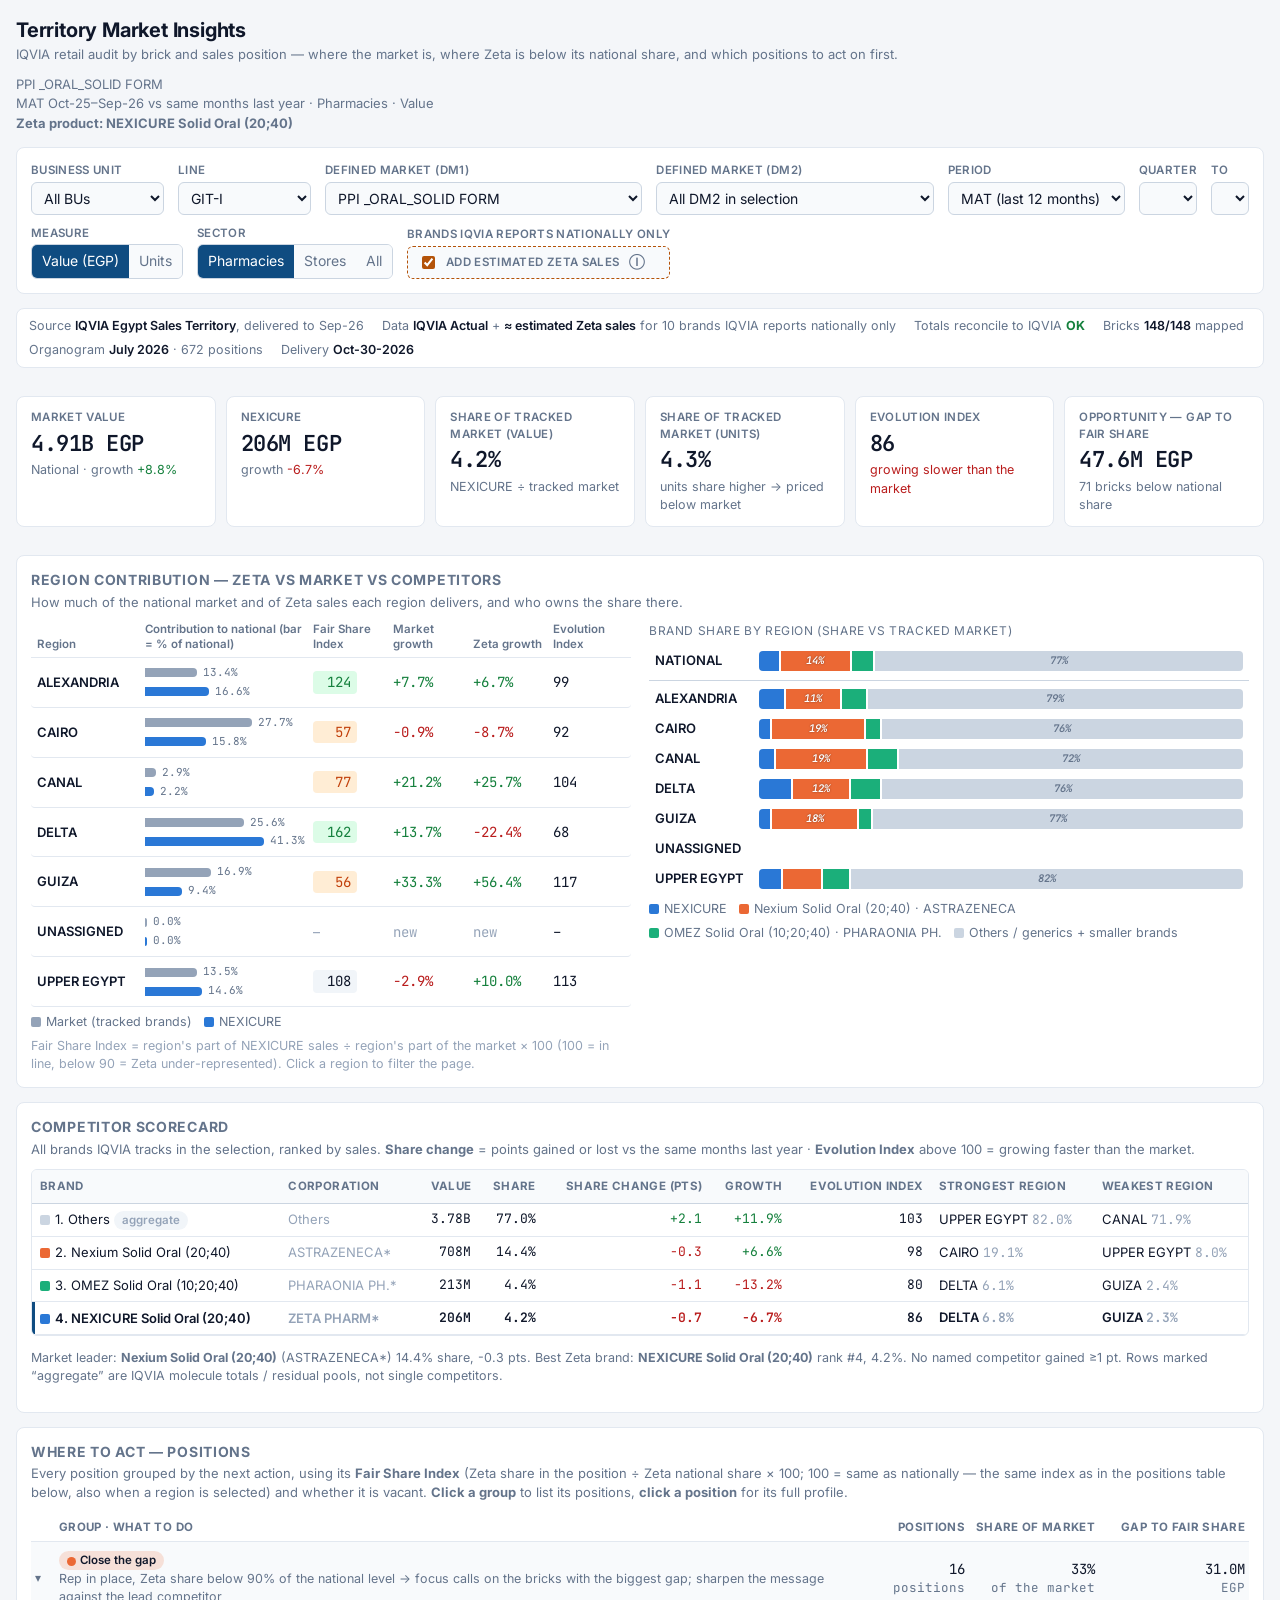
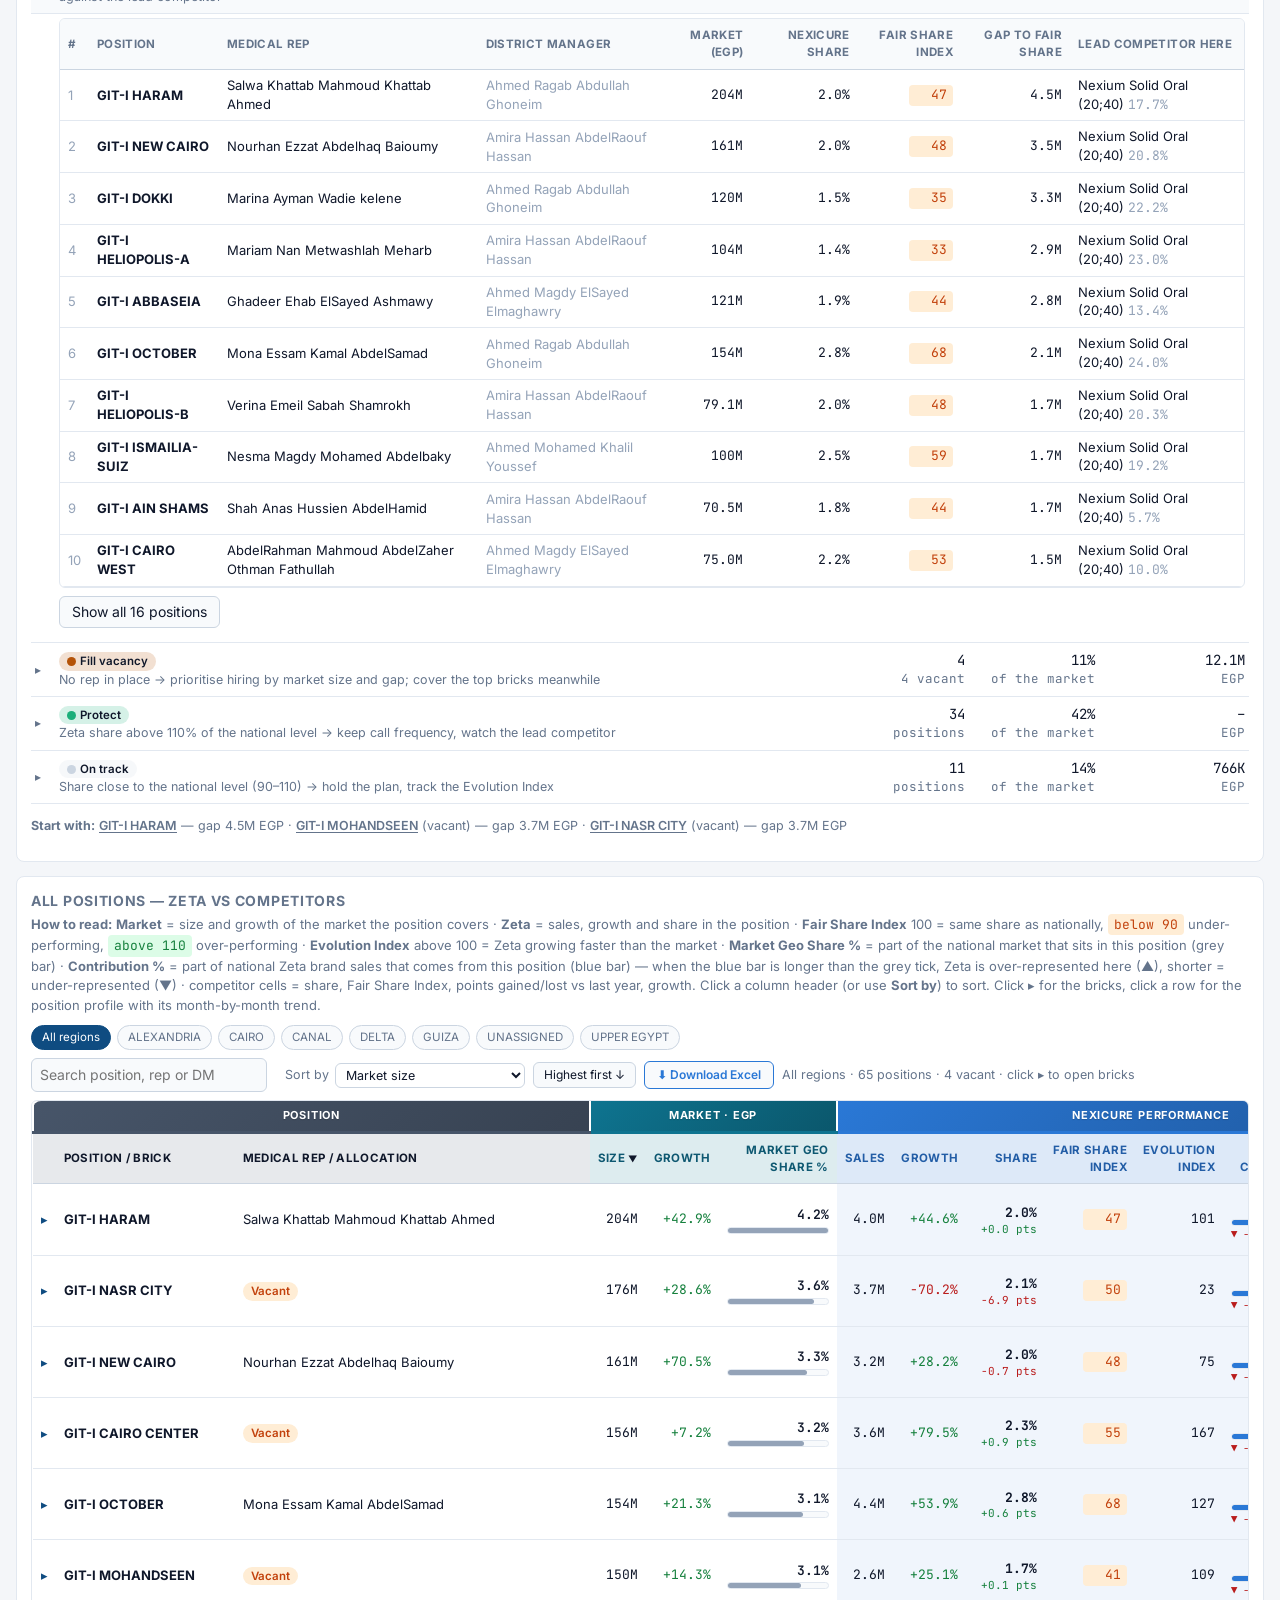
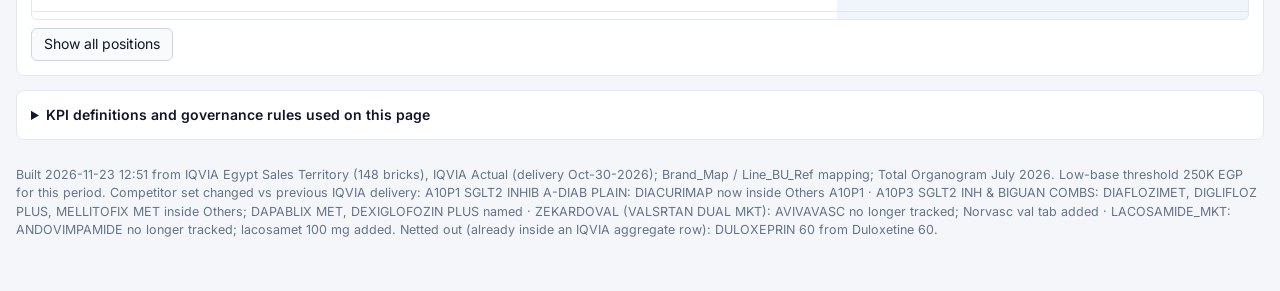
<file: iqvia_geo_preview.html>
<!DOCTYPE html>
<html lang="en">
<head>
<meta charset="UTF-8">
<meta name="viewport" content="width=device-width, initial-scale=1">
<title>IQVIA Geo &amp; Territory — Preview</title>
<!-- PREVIEW ONLY (2026-10-07). Not linked from dashboard.html, not in config/refresh_map.json, not pushed.
     Open this file directly in Chrome/Edge from the CoverageDashboard folder.
     Data: cache/iqvia_geo.data.js  <- etl/build_iqvia_geo_cache.py  <- IQVIA TERRIOTRY/Egypt Sales Territory.xlsx -->
<link rel="stylesheet" href="https://fonts.googleapis.com/css2?family=Inter:wght@400;500;600;700&family=JetBrains+Mono:wght@400;600&display=swap">
<link rel="stylesheet" href="css/iqvia-geo.css?v=20261008_preg">
<style>html,body{margin:0;background:#F4F6F9}</style>
</head>
<body>
<div id="iqvia-geo-root"></div>
<script src="assets/pako.min.js"></script>
<script src="cache/iqvia_geo.data.js?v=20261007_period"></script>
<script src="js/iqvia-geo.js?v=20261008_preg"></script>
<script>IqviaGeo.mount(document.getElementById('iqvia-geo-root'));</script>
</body>
</html>
</file>
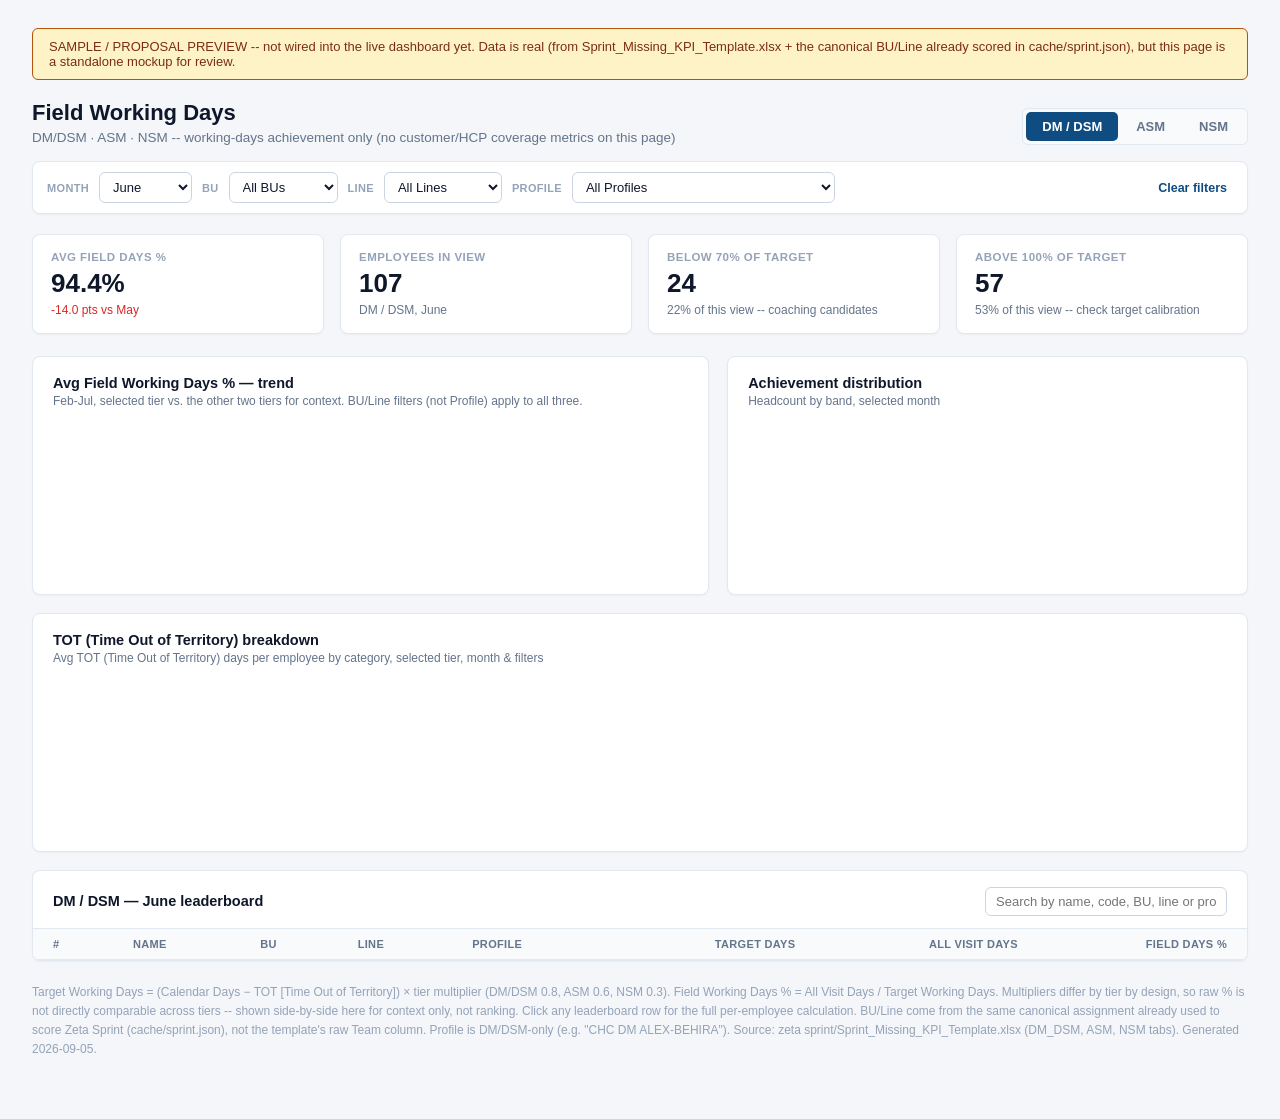
<file: working_days_dashboard_SAMPLE.html>
<!DOCTYPE html>
<html lang="en">
<head>
<meta charset="UTF-8" />
<meta name="viewport" content="width=device-width, initial-scale=1.0" />
<title>Field Working Days -- DM/DSM / ASM / NSM (Sample)</title>
<link rel="stylesheet" href="css/design-system.css" />
<script defer src="assets/chart.umd.min.js"></script>
<style>
  body { margin:0; background:var(--color-background); font-family:var(--font-family-base); color:var(--color-text-primary); }
  .wd-wrap { max-width:1360px; margin:0 auto; padding:28px 32px 60px; }
  .wd-banner { background:var(--color-warning-light); border:1px solid var(--color-warning); color:#7C2D12; border-radius:var(--radius-md); padding:10px 16px; font-size:13px; margin-bottom:20px; }
  .wd-header { display:flex; justify-content:space-between; align-items:flex-end; flex-wrap:wrap; gap:16px; margin-bottom:16px; }
  .wd-header h1 { font-size:22px; margin:0 0 4px; color:var(--color-text-primary); }
  .wd-header p { margin:0; color:var(--color-text-secondary); font-size:13.5px; }
  .wd-tabs { display:inline-flex; background:var(--color-surface-alt); border:1px solid var(--color-border); border-radius:var(--radius-md); padding:3px; gap:2px; }
  .wd-tab-btn { border:none; background:transparent; padding:7px 16px; font-size:13px; font-weight:600; color:var(--color-text-secondary); border-radius:5px; cursor:pointer; }
  .wd-tab-btn.active { background:var(--color-primary); color:#fff; }
  .wd-filterbar { display:flex; gap:10px; align-items:center; flex-wrap:wrap; background:var(--color-surface); border:1px solid var(--color-border); border-radius:var(--radius-lg); padding:10px 14px; margin-bottom:20px; box-shadow:var(--shadow-xs); }
  .wd-filterbar label { font-size:11px; text-transform:uppercase; letter-spacing:.03em; color:var(--color-text-tertiary); font-weight:600; margin-right:4px; }
  .wd-select { border:1px solid var(--color-border-strong); border-radius:var(--radius-md); padding:6px 9px; font-size:13px; background:var(--color-surface); color:var(--color-text-primary); }
  .wd-filter-group { display:flex; align-items:center; gap:6px; }
  .wd-clear-btn { border:none; background:none; color:var(--color-text-link); font-size:12.5px; cursor:pointer; font-weight:600; margin-left:auto; }
  .wd-kpi-grid { display:grid; grid-template-columns:repeat(4, 1fr); gap:16px; margin-bottom:22px; }
  .wd-kpi-card { background:var(--color-surface); border:1px solid var(--color-border); border-radius:var(--radius-lg); padding:16px 18px; box-shadow:var(--shadow-xs); }
  .wd-kpi-label { font-size:11.5px; text-transform:uppercase; letter-spacing:.04em; color:var(--color-text-tertiary); font-weight:600; margin-bottom:6px; }
  .wd-kpi-value { font-size:26px; font-weight:700; color:var(--color-text-primary); line-height:1.1; }
  .wd-kpi-sub { font-size:12px; color:var(--color-text-secondary); margin-top:5px; }
  .wd-kpi-sub.up { color:var(--color-success); }
  .wd-kpi-sub.down { color:var(--color-danger); }
  .wd-grid-2 { display:grid; grid-template-columns:1.3fr 1fr; gap:18px; margin-bottom:18px; }
  .wd-card { background:var(--color-surface); border:1px solid var(--color-border); border-radius:var(--radius-lg); padding:18px 20px; box-shadow:var(--shadow-xs); }
  .wd-card h2 { font-size:14.5px; margin:0 0 3px; color:var(--color-text-primary); }
  .wd-card .wd-card-sub { font-size:12px; color:var(--color-text-secondary); margin:0 0 14px; }
  .wd-card canvas { max-height:260px; }
  .wd-table-wrap { background:var(--color-surface); border:1px solid var(--color-border); border-radius:var(--radius-lg); box-shadow:var(--shadow-xs); overflow:hidden; }
  .wd-table-head { display:flex; justify-content:space-between; align-items:center; padding:16px 20px 12px; }
  .wd-table-head h2 { font-size:14.5px; margin:0; }
  .wd-search { border:1px solid var(--color-border-strong); border-radius:var(--radius-md); padding:6px 10px; font-size:13px; width:220px; }
  table.wd-table { width:100%; border-collapse:collapse; font-size:13px; }
  table.wd-table th { text-align:left; background:var(--color-surface-alt); color:var(--color-text-secondary); font-size:11px; text-transform:uppercase; letter-spacing:.03em; padding:9px 20px; border-top:1px solid var(--color-border); border-bottom:1px solid var(--color-border); cursor:pointer; white-space:nowrap; }
  table.wd-table td { padding:9px 20px; border-bottom:1px solid var(--color-border); color:var(--color-text-primary); }
  table.wd-table tbody tr { cursor:pointer; }
  table.wd-table tbody tr:hover { background:var(--color-surface-alt); }
  .wd-rank { font-weight:700; color:var(--color-text-tertiary); width:28px; display:inline-block; }
  .wd-badge { display:inline-block; padding:2px 9px; border-radius:var(--radius-full); font-size:12px; font-weight:600; }
  .wd-badge.good { background:var(--color-success-light); color:var(--color-success); }
  .wd-badge.warn { background:var(--color-warning-light); color:var(--color-warning); }
  .wd-badge.bad { background:var(--color-danger-light); color:var(--color-danger); }
  .wd-badge.over { background:var(--color-info-light); color:var(--color-info); }
  .wd-info-icon { display:inline-flex; align-items:center; justify-content:center; width:18px; height:18px; border-radius:50%; background:var(--color-primary-light); color:var(--color-primary); font-size:11px; font-weight:700; margin-left:8px; }
  .wd-scroll { max-height:520px; overflow-y:auto; }
  .wd-footnote { margin-top:22px; font-size:12px; color:var(--color-text-tertiary); line-height:1.6; }

  .wd-modal-backdrop { position:fixed; inset:0; background:rgba(15,23,42,.45); display:flex; align-items:center; justify-content:center; z-index:1000; }
  .wd-modal-backdrop[hidden] { display:none; }
  .wd-modal { background:var(--color-surface); border-radius:var(--radius-xl); box-shadow:var(--shadow-lg); width:480px; max-width:92vw; max-height:86vh; overflow-y:auto; padding:22px 24px; }
  .wd-modal h3 { margin:0 0 2px; font-size:16px; }
  .wd-modal .wd-modal-sub { font-size:12.5px; color:var(--color-text-secondary); margin:0 0 16px; }
  .wd-modal-close { float:right; border:none; background:none; font-size:18px; color:var(--color-text-tertiary); cursor:pointer; line-height:1; }
  .wd-calc-row { display:flex; justify-content:space-between; padding:5px 0; font-size:13px; border-bottom:1px dashed var(--color-border); }
  .wd-calc-row.total { font-weight:700; border-bottom:none; border-top:1px solid var(--color-border-strong); margin-top:4px; padding-top:8px; }
  .wd-calc-row .lbl { color:var(--color-text-secondary); }
  .wd-calc-row.minus .lbl::before { content:"\2212  "; color:var(--color-danger); }
  .wd-calc-formula { background:var(--color-surface-alt); border-radius:var(--radius-md); padding:10px 12px; font-size:12.5px; font-family:var(--font-family-mono); color:var(--color-text-primary); margin:10px 0; line-height:1.7; }
  .wd-calc-final { text-align:center; background:var(--color-primary-light); border-radius:var(--radius-md); padding:12px; margin-top:12px; }
  .wd-calc-final .v { font-size:24px; font-weight:800; color:var(--color-primary); }
  .wd-calc-final .l { font-size:11.5px; color:var(--color-text-secondary); text-transform:uppercase; letter-spacing:.03em; }
</style>
</head>
<body>
<div class="wd-wrap">

  <div class="wd-banner">SAMPLE / PROPOSAL PREVIEW -- not wired into the live dashboard yet. Data is real (from Sprint_Missing_KPI_Template.xlsx + the canonical BU/Line already scored in cache/sprint.json), but this page is a standalone mockup for review.</div>

  <div class="wd-header">
    <div>
      <h1>Field Working Days</h1>
      <p>DM/DSM &middot; ASM &middot; NSM -- working-days achievement only (no customer/HCP coverage metrics on this page)</p>
    </div>
    <div class="wd-tabs" id="wd-tier-tabs">
      <button class="wd-tab-btn active" data-tier="DM_DSM">DM / DSM</button>
      <button class="wd-tab-btn" data-tier="ASM">ASM</button>
      <button class="wd-tab-btn" data-tier="NSM">NSM</button>
    </div>
  </div>

  <div class="wd-filterbar">
    <div class="wd-filter-group"><label>Month</label><select class="wd-select" id="wd-month-select"></select></div>
    <div class="wd-filter-group"><label>BU</label><select class="wd-select" id="wd-bu-select"></select></div>
    <div class="wd-filter-group"><label>Line</label><select class="wd-select" id="wd-line-select"></select></div>
    <div class="wd-filter-group" id="wd-profile-group"><label>Profile</label><select class="wd-select" id="wd-profile-select"></select></div>
    <button class="wd-clear-btn" id="wd-clear-filters">Clear filters</button>
  </div>

  <div class="wd-kpi-grid" id="wd-kpi-grid"></div>

  <div class="wd-grid-2">
    <div class="wd-card">
      <h2>Avg Field Working Days % &mdash; trend</h2>
      <p class="wd-card-sub">Feb-Jul, selected tier vs. the other two tiers for context. BU/Line filters (not Profile) apply to all three.</p>
      <canvas id="wd-trend-chart"></canvas>
    </div>
    <div class="wd-card">
      <h2>Achievement distribution</h2>
      <p class="wd-card-sub" id="wd-dist-sub">Headcount by band, selected month</p>
      <canvas id="wd-dist-chart"></canvas>
    </div>
  </div>

  <div class="wd-card" style="margin-bottom:18px;">
    <h2>TOT (Time Out of Territory) breakdown</h2>
    <p class="wd-card-sub" id="wd-deduct-sub">Avg TOT (Time Out of Territory) days per employee by category, selected tier, month &amp; filters</p>
    <canvas id="wd-deduct-chart" style="max-height:220px;"></canvas>
  </div>

  <div class="wd-table-wrap">
    <div class="wd-table-head">
      <h2 id="wd-table-title">DM / DSM &mdash; June leaderboard</h2>
      <input class="wd-search" id="wd-search" placeholder="Search by name, code, BU, line or profile..." />
    </div>
    <div class="wd-scroll">
      <table class="wd-table">
        <thead>
          <tr>
            <th style="width:40px;">#</th>
            <th data-sort="name">Name</th>
            <th data-sort="bu">BU</th>
            <th data-sort="line">Line</th>
            <th data-sort="profile">Profile</th>
            <th data-sort="targetDays" style="text-align:right;">Target Days</th>
            <th data-sort="allVisitDays" style="text-align:right;">All Visit Days</th>
            <th data-sort="fieldPct" style="text-align:right;">Field Days %</th>
          </tr>
        </thead>
        <tbody id="wd-table-body"></tbody>
      </table>
    </div>
  </div>

  <div class="wd-footnote">
    Target Working Days = (Calendar Days &minus; TOT [Time Out of Territory]) &times; tier multiplier (DM/DSM 0.8, ASM 0.6, NSM 0.3). Field Working Days % = All Visit Days / Target Working Days.
    Multipliers differ by tier by design, so raw % is not directly comparable across tiers -- shown side-by-side here for context only, not ranking.
    Click any leaderboard row for the full per-employee calculation. BU/Line come from the same canonical assignment already used to score Zeta Sprint (cache/sprint.json), not the template's raw Team column. Profile is DM/DSM-only (e.g. "CHC DM ALEX-BEHIRA").
    Source: zeta sprint/Sprint_Missing_KPI_Template.xlsx (DM_DSM, ASM, NSM tabs). Generated 2026-09-05.
  </div>

</div>

<div class="wd-modal-backdrop" id="wd-modal-backdrop" hidden>
  <div class="wd-modal" id="wd-modal-body"></div>
</div>

<script id="wd-data" type="application/json">{"tiers": {"DM_DSM": {"months": {"February": {"count": 95, "avgFieldPct": 0.7762, "deductAvg": {"Weekends": 8.0, "Leave Days": 0.64, "Holidays": 0.0, "AV Confrance": 0.03, "Business Travel": 0.26, "Confrance": 0.05, "Gathering Meeting": 0.65, "Group Meeting (RTD)": 0.08, "Sales Meeting": 0.64, "Training": 0.2}, "bands": {"below70": 32, "70to85": 14, "85to100": 24, "above100": 25}}, "March": {"count": 95, "avgFieldPct": 0.8608, "deductAvg": {"Weekends": 8.0, "Leave Days": 1.02, "Holidays": 3.0, "AV Confrance": 0.03, "Business Travel": 0.29, "Confrance": 0.01, "Gathering Meeting": 0.01, "Group Meeting (RTD)": 0.07, "Sales Meeting": 0.72, "Training": 0.23}, "bands": {"below70": 30, "70to85": 3, "85to100": 20, "above100": 42}}, "April": {"count": 104, "avgFieldPct": 0.8759, "deductAvg": {"Weekends": 9.0, "Leave Days": 1.04, "Holidays": 2.0, "AV Confrance": 0.08, "Business Travel": 0.34, "Confrance": 0.18, "Gathering Meeting": 0.03, "Group Meeting (RTD)": 0.15, "Sales Meeting": 0.77, "Training": 0.47}, "bands": {"below70": 28, "70to85": 18, "85to100": 17, "above100": 41}}, "May": {"count": 105, "avgFieldPct": 1.084, "deductAvg": {"Weekends": 9.0, "Leave Days": 0.66, "Holidays": 6.0, "AV Confrance": 0.1, "Business Travel": 0.4, "Confrance": 0.15, "Gathering Meeting": 0.04, "Group Meeting (RTD)": 0.22, "Sales Meeting": 0.78, "Training": 0.44}, "bands": {"below70": 16, "70to85": 12, "85to100": 9, "above100": 68}}, "June": {"count": 107, "avgFieldPct": 0.9439, "deductAvg": {"Weekends": 7.93, "Leave Days": 1.19, "Holidays": 0.0, "AV Confrance": 0.14, "Business Travel": 0.47, "Confrance": 0.26, "Gathering Meeting": 0.02, "Group Meeting (RTD)": 0.19, "Sales Meeting": 0.7, "Training": 0.14}, "bands": {"below70": 24, "70to85": 10, "85to100": 15, "above100": 57}}, "July": {"count": 105, "avgFieldPct": 0.8695, "deductAvg": {"Weekends": 10.0, "Leave Days": 0.97, "Holidays": 0.0, "AV Confrance": 0.11, "Business Travel": 0.5, "Confrance": 0.09, "Gathering Meeting": 0.04, "Group Meeting (RTD)": 0.13, "Sales Meeting": 0.84, "Training": 0.3}, "bands": {"below70": 29, "70to85": 13, "85to100": 26, "above100": 37}}}}, "ASM": {"months": {"June": {"count": 8, "avgFieldPct": 0.7247, "deductAvg": {"Weekends": 8.0, "Leave Days": 0.88, "Holidays": 0.0, "AV Confrance": 0.12, "Business Travel": 0.31, "Confrance": 0.88, "Group Meeting (RTD)": 0.06, "Sales Meeting": 1.19}, "bands": {"below70": 4, "70to85": 0, "85to100": 2, "above100": 2}}, "July": {"count": 9, "avgFieldPct": 0.6604, "deductAvg": {"Weekends": 10.0, "Leave Days": 1.11, "Holidays": 0.0, "AV Confrance": 0.33, "Business Travel": 0.44, "Confrance": 0.06, "Group Meeting (RTD)": 1.44, "Sales Meeting": 0.33}, "bands": {"below70": 5, "70to85": 2, "85to100": 0, "above100": 2}}}}, "NSM": {"months": {"June": {"count": 15, "avgFieldPct": 1.4513, "deductAvg": {"Weekends": 8.0, "Leave Days": 0.33, "Holidays": 0.0, "AV Confrance": 0.33, "Business Travel": 0.47, "Confrance": 0.27, "Group Meeting (RTD)": 0.13, "Sales Meeting": 0.47, "Training": 0.07}, "bands": {"below70": 0, "70to85": 1, "85to100": 1, "above100": 13}}, "July": {"count": 15, "avgFieldPct": 1.2176, "deductAvg": {"Weekends": 10.0, "Leave Days": 0.27, "Holidays": 0.0, "AV Confrance": 0.07, "Business Travel": 0.37, "Confrance": 0.13, "Group Meeting (RTD)": 0.27, "Sales Meeting": 0.37, "Training": 0.2}, "bands": {"below70": 3, "70to85": 0, "85to100": 3, "above100": 9}}}}}, "employees": {"DM_DSM": {"February": [{"code": "1563", "name": "Eslam AbdelLatif Aly Ibrahim ElSabagh", "bu": "CHC", "line": "CHC", "profile": "CHC DM ALEX-BEHIRA", "calendarDays": 28, "deducts": {"Weekends": 8.0, "Leave Days": 0.0, "Holidays": 0.0, "AV Confrance": 0.0, "Business Travel": 0.0, "Confrance": 0.0, "Gathering Meeting": 0.0, "Group Meeting (RTD)": 0.0, "Sales Meeting": 0.0, "Training": 0.0}, "deductSum": 8.0, "targetDays": 16, "allVisitDays": 5, "fieldPct": 0.3125}, {"code": "1567", "name": "Marina Atef Sobhy Thabet", "bu": "CHC", "line": "CHC", "profile": "CHC DM GIZA", "calendarDays": 28, "deducts": {"Weekends": 8.0, "Leave Days": 0.0, "Holidays": 0.0, "AV Confrance": 0.0, "Business Travel": 0.0, "Confrance": 0.0, "Gathering Meeting": 0.0, "Group Meeting (RTD)": 0.0, "Sales Meeting": 0.0, "Training": 0.0}, "deductSum": 8.0, "targetDays": 16, "allVisitDays": 7, "fieldPct": 0.4375}, {"code": "1661", "name": "Nourhan Mohsen Soliman AbuZaid", "bu": "Unassigned", "line": "Unassigned", "profile": "CHC DM CAIRO", "calendarDays": 28, "deducts": {"Weekends": 8.0, "Leave Days": 1.0, "Holidays": 0.0, "AV Confrance": 0.0, "Business Travel": 0.0, "Confrance": 0.0, "Gathering Meeting": 1.0, "Group Meeting (RTD)": 0.5, "Sales Meeting": 0.0, "Training": 0.0}, "deductSum": 10.5, "targetDays": 14, "allVisitDays": 3, "fieldPct": 0.2143}, {"code": "1863", "name": "Karim Magdy Mohamed Basiouny Sukkar", "bu": "CHC", "line": "CHC", "profile": "CHC DM DELTA", "calendarDays": 28, "deducts": {"Weekends": 8.0, "Leave Days": 0.0, "Holidays": 0.0, "AV Confrance": 0.0, "Business Travel": 0.0, "Confrance": 0.0, "Gathering Meeting": 0.0, "Group Meeting (RTD)": 0.0, "Sales Meeting": 0.0, "Training": 0.0}, "deductSum": 8.0, "targetDays": 16, "allVisitDays": 6, "fieldPct": 0.375}, {"code": "1617", "name": "Rimon Shohdy Makeen Gabriel", "bu": "CHC", "line": "CHC_SALES", "profile": "SALES DM CAIRO", "calendarDays": 28, "deducts": {"Weekends": 8.0, "Leave Days": 0.0, "Holidays": 0.0, "AV Confrance": 0.0, "Business Travel": 0.0, "Confrance": 0.0, "Gathering Meeting": 0.0, "Group Meeting (RTD)": 0.0, "Sales Meeting": 0.0, "Training": 0.0}, "deductSum": 8.0, "targetDays": 16, "allVisitDays": 8, "fieldPct": 0.5}, {"code": "1620", "name": "Ahmed Hassan Aly ElSayed ElShershaby", "bu": "CHC", "line": "CHC_SALES", "profile": "SALES DM GIZA", "calendarDays": 28, "deducts": {"Weekends": 8.0, "Leave Days": 0.0, "Holidays": 0.0, "AV Confrance": 0.0, "Business Travel": 0.0, "Confrance": 0.0, "Gathering Meeting": 0.0, "Group Meeting (RTD)": 0.0, "Sales Meeting": 0.0, "Training": 0.0}, "deductSum": 8.0, "targetDays": 16, "allVisitDays": 1, "fieldPct": 0.0625}, {"code": "1695", "name": "Ramez Adel Samy Mousa", "bu": "CHC", "line": "CHC_SALES", "profile": "SALES DM ALEX-BEHIRA", "calendarDays": 28, "deducts": {"Weekends": 8.0, "Leave Days": 1.0, "Holidays": 0.0, "AV Confrance": 0.0, "Business Travel": 0.0, "Confrance": 0.0, "Gathering Meeting": 0.0, "Group Meeting (RTD)": 0.0, "Sales Meeting": 2.0, "Training": 0.0}, "deductSum": 11.0, "targetDays": 13.6, "allVisitDays": 11, "fieldPct": 0.8088}, {"code": "1729", "name": "Mahmoud Mohamed ElSayed AbdelMoula", "bu": "CHC", "line": "CHC_SALES", "profile": "SALES DM DELTA", "calendarDays": 28, "deducts": {"Weekends": 8.0, "Leave Days": 0.0, "Holidays": 0.0, "AV Confrance": 0.0, "Business Travel": 0.0, "Confrance": 0.0, "Gathering Meeting": 0.0, "Group Meeting (RTD)": 0.0, "Sales Meeting": 0.0, "Training": 0.0}, "deductSum": 8.0, "targetDays": 16, "allVisitDays": 19, "fieldPct": 1.1875}, {"code": "1151", "name": "Mohamed Mokhtar Mohamed Kamel Shatat", "bu": "Cluster", "line": "CVM-I", "profile": "CVM-I DM DELTA B", "calendarDays": 28, "deducts": {"Weekends": 8.0, "Leave Days": 1.0, "Holidays": 0.0, "AV Confrance": 0.0, "Business Travel": 0.0, "Confrance": 0.0, "Gathering Meeting": 1.0, "Group Meeting (RTD)": 0.0, "Sales Meeting": 1.0, "Training": 0.0}, "deductSum": 11.0, "targetDays": 13.6, "allVisitDays": 12, "fieldPct": 0.8824}, {"code": "1326", "name": "Peter Alfred Botros Ghatas", "bu": "Cluster", "line": "CVM-I", "profile": "CVM-I DM CAIRO B", "calendarDays": 28, "deducts": {"Weekends": 8.0, "Leave Days": 1.0, "Holidays": 0.0, "AV Confrance": 0.0, "Business Travel": 0.0, "Confrance": 0.5, "Gathering Meeting": 1.0, "Group Meeting (RTD)": 1.0, "Sales Meeting": 0.0, "Training": 0.0}, "deductSum": 11.5, "targetDays": 13.2, "allVisitDays": 12, "fieldPct": 0.9091}, {"code": "1440", "name": "Yasmin Mohamed Nabawi Mostafa", "bu": "Cluster", "line": "CVM-I", "profile": "CVM-I DM GIZA", "calendarDays": 28, "deducts": {"Weekends": 8.0, "Leave Days": 1.0, "Holidays": 0.0, "AV Confrance": 0.0, "Business Travel": 0.0, "Confrance": 0.0, "Gathering Meeting": 1.0, "Group Meeting (RTD)": 0.0, "Sales Meeting": 0.5, "Training": 0.0}, "deductSum": 10.5, "targetDays": 14, "allVisitDays": 14, "fieldPct": 1}, {"code": "1479", "name": "Khaled Ahmed Yousry Gad ElSherbiny", "bu": "Cluster", "line": "CVM-I", "profile": "CVM-I DM DELTA A", "calendarDays": 28, "deducts": {"Weekends": 8.0, "Leave Days": 1.0, "Holidays": 0.0, "AV Confrance": 0.0, "Business Travel": 0.0, "Confrance": 0.0, "Gathering Meeting": 2.0, "Group Meeting (RTD)": 0.0, "Sales Meeting": 1.0, "Training": 0.0}, "deductSum": 12.0, "targetDays": 12.8, "allVisitDays": 11, "fieldPct": 0.8594}, {"code": "1645", "name": "Elaria Amgad Shawky Fahmy", "bu": "Cluster", "line": "CVM-I", "profile": "CVM-I DM UE", "calendarDays": 28, "deducts": {"Weekends": 8.0, "Leave Days": 0.0, "Holidays": 0.0, "AV Confrance": 0.0, "Business Travel": 1.0, "Confrance": 0.0, "Gathering Meeting": 1.0, "Group Meeting (RTD)": 0.0, "Sales Meeting": 2.0, "Training": 0.0}, "deductSum": 12.0, "targetDays": 12.8, "allVisitDays": 12, "fieldPct": 0.9375}, {"code": "63", "name": "Moataz AbdelFatah Mohamed Mahmoud Mousa", "bu": "Cluster", "line": "CVM-I", "profile": "CVM-I DM ALEX-BEHIRA", "calendarDays": 28, "deducts": {"Weekends": 8.0, "Leave Days": 0.5, "Holidays": 0.0, "AV Confrance": 0.0, "Business Travel": 0.0, "Confrance": 0.0, "Gathering Meeting": 2.0, "Group Meeting (RTD)": 0.0, "Sales Meeting": 1.0, "Training": 0.0}, "deductSum": 11.5, "targetDays": 13.2, "allVisitDays": 8, "fieldPct": 0.6061}, {"code": "117", "name": "Omar Ramadan Mohamed ibrahim", "bu": "Cluster", "line": "CVM-II", "profile": "CVM-II DM ALEX-BEHIRA", "calendarDays": 28, "deducts": {"Weekends": 8.0, "Leave Days": 0.0, "Holidays": 0.0, "AV Confrance": 0.0, "Business Travel": 0.0, "Confrance": 0.0, "Gathering Meeting": 2.0, "Group Meeting (RTD)": 0.5, "Sales Meeting": 1.5, "Training": 0.0}, "deductSum": 12.0, "targetDays": 12.8, "allVisitDays": 14, "fieldPct": 1.0938}, {"code": "1441", "name": "Monica Medhat Nesim Hanna", "bu": "Cluster", "line": "CVM-II", "profile": "CVM-II DM GIZA", "calendarDays": 28, "deducts": {"Weekends": 8.0, "Leave Days": 0.0, "Holidays": 0.0, "AV Confrance": 0.0, "Business Travel": 0.0, "Confrance": 0.0, "Gathering Meeting": 1.0, "Group Meeting (RTD)": 0.0, "Sales Meeting": 0.0, "Training": 0.0}, "deductSum": 9.0, "targetDays": 15.2, "allVisitDays": 12, "fieldPct": 0.7895}, {"code": "1897", "name": "Mahmoud Saied Fathy ElNaggar", "bu": "Cluster", "line": "CVM-II", "profile": "CVM-II DM DELTA B", "calendarDays": 28, "deducts": {"Weekends": 8.0, "Leave Days": 0.0, "Holidays": 0.0, "AV Confrance": 0.0, "Business Travel": 0.0, "Confrance": 0.0, "Gathering Meeting": 0.0, "Group Meeting (RTD)": 0.5, "Sales Meeting": 1.0, "Training": 3.0}, "deductSum": 12.5, "targetDays": 12.4, "allVisitDays": 12, "fieldPct": 0.9677}, {"code": "1914", "name": "Alaa EzzElDin Youssef Faiq", "bu": "Cluster", "line": "CVM-II", "profile": "CVM-II DM CAIRO", "calendarDays": 28, "deducts": {"Weekends": 8.0, "Leave Days": 0.0, "Holidays": 0.0, "AV Confrance": 0.0, "Business Travel": 0.0, "Confrance": 0.0, "Gathering Meeting": 0.0, "Group Meeting (RTD)": 0.0, "Sales Meeting": 1.0, "Training": 2.0}, "deductSum": 11.0, "targetDays": 13.6, "allVisitDays": 15, "fieldPct": 1.1029}, {"code": "1915", "name": "Ramy Zakaria Youssef Habib", "bu": "Cluster", "line": "CVM-II", "profile": "CVM-II DM UE A", "calendarDays": 28, "deducts": {"Weekends": 8.0, "Leave Days": 0.0, "Holidays": 0.0, "AV Confrance": 0.0, "Business Travel": 1.0, "Confrance": 0.0, "Gathering Meeting": 2.0, "Group Meeting (RTD)": 0.0, "Sales Meeting": 0.0, "Training": 1.0}, "deductSum": 12.0, "targetDays": 12.8, "allVisitDays": 10, "fieldPct": 0.7812}, {"code": "1923", "name": "Mina Nabil AttaAllah Sharkawy", "bu": "Cluster", "line": "CVM-II", "profile": "CVM-II DM UE B", "calendarDays": 28, "deducts": {"Weekends": 8.0, "Leave Days": 0.0, "Holidays": 0.0, "AV Confrance": 0.0, "Business Travel": 1.0, "Confrance": 0.0, "Gathering Meeting": 0.0, "Group Meeting (RTD)": 0.0, "Sales Meeting": 0.0, "Training": 0.0}, "deductSum": 9.0, "targetDays": 15.2, "allVisitDays": 5, "fieldPct": 0.3289}, {"code": "23", "name": "Ibrahim Salaheldin Fahmy Soliman", "bu": "Unassigned", "line": "Unassigned", "profile": "CVM-II DM DELTA A", "calendarDays": 28, "deducts": {"Weekends": 8.0, "Leave Days": 0.0, "Holidays": 0.0, "AV Confrance": 0.0, "Business Travel": 0.0, "Confrance": 0.0, "Gathering Meeting": 1.0, "Group Meeting (RTD)": 0.0, "Sales Meeting": 2.0, "Training": 0.0}, "deductSum": 11.0, "targetDays": 13.6, "allVisitDays": 11, "fieldPct": 0.8088}, {"code": "1278", "name": "Ahmed Othman Mahmoud Mohamed Othman", "bu": "DIAB", "line": "DIAB-I", "profile": "DIAB-I DM ALEX-BEHIRA", "calendarDays": 28, "deducts": {"Weekends": 8.0, "Leave Days": 1.0, "Holidays": 0.0, "AV Confrance": 0.0, "Business Travel": 0.0, "Confrance": 0.0, "Gathering Meeting": 0.0, "Group Meeting (RTD)": 0.0, "Sales Meeting": 0.0, "Training": 0.0}, "deductSum": 9.0, "targetDays": 15.2, "allVisitDays": 14, "fieldPct": 0.9211}, {"code": "1898", "name": "Shady Emeil Basta Israel", "bu": "DIAB", "line": "DIAB-I", "profile": "DIAB-I DM UE", "calendarDays": 28, "deducts": {"Weekends": 8.0, "Leave Days": 1.0, "Holidays": 0.0, "AV Confrance": 0.0, "Business Travel": 2.0, "Confrance": 0.0, "Gathering Meeting": 0.0, "Group Meeting (RTD)": 0.0, "Sales Meeting": 0.0, "Training": 0.5}, "deductSum": 11.5, "targetDays": 13.2, "allVisitDays": 14, "fieldPct": 1.0606}, {"code": "200", "name": "Ahmed Mohamed Hassan Mohamed", "bu": "DIAB", "line": "DIAB-I", "profile": "DIAB-I DM CAIRO A", "calendarDays": 28, "deducts": {"Weekends": 8.0, "Leave Days": 1.0, "Holidays": 0.0, "AV Confrance": 0.0, "Business Travel": 0.0, "Confrance": 1.0, "Gathering Meeting": 1.0, "Group Meeting (RTD)": 0.0, "Sales Meeting": 0.0, "Training": 0.0}, "deductSum": 11.0, "targetDays": 13.6, "allVisitDays": 15, "fieldPct": 1.1029}, {"code": "270", "name": "Mostafa Bahgat Mansoub Mansoub", "bu": "DIAB", "line": "DIAB-I", "profile": "DIAB-I DM GIZA", "calendarDays": 28, "deducts": {"Weekends": 8.0, "Leave Days": 0.0, "Holidays": 0.0, "AV Confrance": 0.0, "Business Travel": 0.5, "Confrance": 0.0, "Gathering Meeting": 0.0, "Group Meeting (RTD)": 0.0, "Sales Meeting": 0.0, "Training": 0.0}, "deductSum": 8.5, "targetDays": 15.6, "allVisitDays": 14, "fieldPct": 0.8974}, {"code": "1903", "name": "John RezkAllah Nakhla RezkAllah", "bu": "DIAB", "line": "DIAB-II", "profile": "DIAB-II DM GIZA", "calendarDays": 28, "deducts": {"Weekends": 8.0, "Leave Days": 0.0, "Holidays": 0.0, "AV Confrance": 0.0, "Business Travel": 0.0, "Confrance": 0.0, "Gathering Meeting": 1.0, "Group Meeting (RTD)": 0.0, "Sales Meeting": 1.0, "Training": 1.5}, "deductSum": 11.5, "targetDays": 13.2, "allVisitDays": 15, "fieldPct": 1.1364}, {"code": "1905", "name": "Heba ElSebaye Hamed AbdelLatif AbuZaid", "bu": "DIAB", "line": "DIAB-II", "profile": "DIAB-II DM DELTA A", "calendarDays": 28, "deducts": {"Weekends": 8.0, "Leave Days": 0.0, "Holidays": 0.0, "AV Confrance": 0.0, "Business Travel": 0.0, "Confrance": 0.0, "Gathering Meeting": 2.0, "Group Meeting (RTD)": 0.0, "Sales Meeting": 1.0, "Training": 0.5}, "deductSum": 11.5, "targetDays": 13.2, "allVisitDays": 10, "fieldPct": 0.7576}, {"code": "1908", "name": "Haggag Mohamed Ahmed Mostafa", "bu": "DIAB", "line": "DIAB-II", "profile": "DIAB-II DM ALEX-BEHIRA", "calendarDays": 28, "deducts": {"Weekends": 8.0, "Leave Days": 1.0, "Holidays": 0.0, "AV Confrance": 0.0, "Business Travel": 0.0, "Confrance": 0.0, "Gathering Meeting": 1.0, "Group Meeting (RTD)": 0.0, "Sales Meeting": 1.0, "Training": 1.0}, "deductSum": 12.0, "targetDays": 12.8, "allVisitDays": 15, "fieldPct": 1.1719}, {"code": "1910", "name": "Ahmed Mohamed Nagib Ibrahim Ahmed", "bu": "Unassigned", "line": "Unassigned", "profile": "DIAB-II DM UE B", "calendarDays": 28, "deducts": {"Weekends": 8.0, "Leave Days": 1.0, "Holidays": 0.0, "AV Confrance": 0.0, "Business Travel": 0.0, "Confrance": 0.0, "Gathering Meeting": 0.0, "Group Meeting (RTD)": 0.0, "Sales Meeting": 2.0, "Training": 1.5}, "deductSum": 12.5, "targetDays": 12.4, "allVisitDays": 12, "fieldPct": 0.9677}, {"code": "1911", "name": "Ibram Mokhtar Hakim Youssef", "bu": "DIAB", "line": "DIAB-II", "profile": "DIAB-II DM UE A", "calendarDays": 28, "deducts": {"Weekends": 8.0, "Leave Days": 1.0, "Holidays": 0.0, "AV Confrance": 0.0, "Business Travel": 2.0, "Confrance": 0.0, "Gathering Meeting": 0.0, "Group Meeting (RTD)": 0.0, "Sales Meeting": 1.5, "Training": 1.5}, "deductSum": 14.0, "targetDays": 11.2, "allVisitDays": 14, "fieldPct": 1.25}, {"code": "240", "name": "Mohamed Abdelaziz Mohamed Abdellatif Eltahlawy", "bu": "DIAB", "line": "DIAB-II", "profile": "DIAB-II DM CAIRO B", "calendarDays": 28, "deducts": {"Weekends": 8.0, "Leave Days": 2.0, "Holidays": 0.0, "AV Confrance": 0.0, "Business Travel": 0.0, "Confrance": 0.0, "Gathering Meeting": 0.0, "Group Meeting (RTD)": 0.0, "Sales Meeting": 1.0, "Training": 0.5}, "deductSum": 11.5, "targetDays": 13.2, "allVisitDays": 13, "fieldPct": 0.9848}, {"code": "333", "name": "May Ibrahim Mohamed Abdelwahab Soliman", "bu": "DIAB", "line": "DIAB-II", "profile": "DIAB-II DM CAIRO A", "calendarDays": 28, "deducts": {"Weekends": 8.0, "Leave Days": 1.0, "Holidays": 0.0, "AV Confrance": 0.0, "Business Travel": 0.0, "Confrance": 0.0, "Gathering Meeting": 1.0, "Group Meeting (RTD)": 0.0, "Sales Meeting": 3.0, "Training": 1.5}, "deductSum": 14.5, "targetDays": 10.8, "allVisitDays": 16, "fieldPct": 1.4815}, {"code": "1187", "name": "Jacklyn Mamdouh Aziz Loka", "bu": "DIAB", "line": "DIAB-III", "profile": "DIAB-III DM GIZA", "calendarDays": 28, "deducts": {"Weekends": 8.0, "Leave Days": 0.0, "Holidays": 0.0, "AV Confrance": 0.0, "Business Travel": 0.0, "Confrance": 0.0, "Gathering Meeting": 1.0, "Group Meeting (RTD)": 0.0, "Sales Meeting": 0.5, "Training": 0.0}, "deductSum": 9.5, "targetDays": 14.8, "allVisitDays": 14, "fieldPct": 0.9459}, {"code": "1439", "name": "Peter AbdelNasser Fathy Habel", "bu": "DIAB", "line": "DIAB-III", "profile": "DIAB-III DM CAIRO B", "calendarDays": 28, "deducts": {"Weekends": 8.0, "Leave Days": 1.0, "Holidays": 0.0, "AV Confrance": 0.0, "Business Travel": 0.0, "Confrance": 0.0, "Gathering Meeting": 1.0, "Group Meeting (RTD)": 0.0, "Sales Meeting": 0.0, "Training": 1.0}, "deductSum": 11.0, "targetDays": 13.6, "allVisitDays": 15, "fieldPct": 1.1029}, {"code": "188", "name": "Karim Mohamed Nagib Mohamed Eldemerdash", "bu": "DIAB", "line": "DIAB-III", "profile": "DIAB-III DM ALEX-BEHIR", "calendarDays": 28, "deducts": {"Weekends": 8.0, "Leave Days": 2.0, "Holidays": 0.0, "AV Confrance": 0.0, "Business Travel": 0.0, "Confrance": 0.0, "Gathering Meeting": 0.0, "Group Meeting (RTD)": 0.0, "Sales Meeting": 1.0, "Training": 0.5}, "deductSum": 11.5, "targetDays": 13.2, "allVisitDays": 13, "fieldPct": 0.9848}, {"code": "1902", "name": "Ahmed Adel Hosny Hassan", "bu": "DIAB", "line": "DIAB-III", "profile": "DIAB-III DM CAIRO A", "calendarDays": 28, "deducts": {"Weekends": 8.0, "Leave Days": 2.0, "Holidays": 0.0, "AV Confrance": 0.0, "Business Travel": 0.0, "Confrance": 0.0, "Gathering Meeting": 0.5, "Group Meeting (RTD)": 0.0, "Sales Meeting": 2.0, "Training": 0.5}, "deductSum": 13.0, "targetDays": 12, "allVisitDays": 13, "fieldPct": 1.0833}, {"code": "1907", "name": "Michael Adel AbdelMassih Awad", "bu": "Unassigned", "line": "Unassigned", "profile": "DIAB-III DM DELTA A", "calendarDays": 28, "deducts": {"Weekends": 8.0, "Leave Days": 0.0, "Holidays": 0.0, "AV Confrance": 0.0, "Business Travel": 0.0, "Confrance": 0.0, "Gathering Meeting": 0.0, "Group Meeting (RTD)": 0.0, "Sales Meeting": 1.0, "Training": 0.0}, "deductSum": 9.0, "targetDays": 15.2, "allVisitDays": 1, "fieldPct": 0.0658}, {"code": "210", "name": "Youstina Samy Eissa Bekhit", "bu": "DIAB", "line": "DIAB-III", "profile": "DIAB-III DM UE A", "calendarDays": 28, "deducts": {"Weekends": 8.0, "Leave Days": 1.0, "Holidays": 0.0, "AV Confrance": 0.0, "Business Travel": 3.0, "Confrance": 0.0, "Gathering Meeting": 1.0, "Group Meeting (RTD)": 0.0, "Sales Meeting": 1.0, "Training": 0.5}, "deductSum": 14.5, "targetDays": 10.8, "allVisitDays": 12, "fieldPct": 1.1111}, {"code": "576", "name": "Mohamed ElSayed Mostafa Gaber", "bu": "DIAB", "line": "DIAB-III", "profile": "DIAB-III DM DELTA B", "calendarDays": 28, "deducts": {"Weekends": 8.0, "Leave Days": 2.0, "Holidays": 0.0, "AV Confrance": 0.0, "Business Travel": 0.0, "Confrance": 0.0, "Gathering Meeting": 0.0, "Group Meeting (RTD)": 0.0, "Sales Meeting": 0.0, "Training": 0.0}, "deductSum": 10.0, "targetDays": 14.4, "allVisitDays": 11, "fieldPct": 0.7639}, {"code": "189", "name": "Shorouk Mahmoud Hassan Mahmoud", "bu": "DIAB", "line": "DIAB-IV", "profile": "DIAB-IV DM GIZA", "calendarDays": 28, "deducts": {"Weekends": 8.0, "Leave Days": 2.0, "Holidays": 0.0, "AV Confrance": 0.0, "Business Travel": 0.0, "Confrance": 0.0, "Gathering Meeting": 1.0, "Group Meeting (RTD)": 0.0, "Sales Meeting": 1.0, "Training": 0.0}, "deductSum": 12.0, "targetDays": 12.8, "allVisitDays": 11, "fieldPct": 0.8594}, {"code": "1913", "name": "Osama AlaaElDin Badawy Aly", "bu": "DIAB", "line": "DIAB-IV", "profile": "DIAB-IV DM UE A", "calendarDays": 28, "deducts": {"Weekends": 8.0, "Leave Days": 2.0, "Holidays": 0.0, "AV Confrance": 0.0, "Business Travel": 2.0, "Confrance": 0.0, "Gathering Meeting": 1.0, "Group Meeting (RTD)": 0.0, "Sales Meeting": 3.5, "Training": 0.0}, "deductSum": 16.5, "targetDays": 9.2, "allVisitDays": 12, "fieldPct": 1.3043}, {"code": "217", "name": "Marwa Elsayed Teleb Emara Khedr", "bu": "DIAB", "line": "DIAB-IV", "profile": "DIAB-IV DM ALEX-BEHIRA", "calendarDays": 28, "deducts": {"Weekends": 8.0, "Leave Days": 1.0, "Holidays": 0.0, "AV Confrance": 0.0, "Business Travel": 1.0, "Confrance": 0.0, "Gathering Meeting": 1.0, "Group Meeting (RTD)": 0.0, "Sales Meeting": 0.0, "Training": 0.0}, "deductSum": 11.0, "targetDays": 13.6, "allVisitDays": 13, "fieldPct": 0.9559}, {"code": "261", "name": "Ahmed Salah Hussien Hussien", "bu": "DIAB", "line": "DIAB-IV", "profile": "DIAB-IV DM CAIRO A", "calendarDays": 28, "deducts": {"Weekends": 8.0, "Leave Days": 1.5, "Holidays": 0.0, "AV Confrance": 0.0, "Business Travel": 0.0, "Confrance": 0.0, "Gathering Meeting": 1.0, "Group Meeting (RTD)": 0.0, "Sales Meeting": 2.0, "Training": 0.0}, "deductSum": 12.5, "targetDays": 12.4, "allVisitDays": 11, "fieldPct": 0.8871}, {"code": "274", "name": "Lamiaa Samir Khalil Abdelrahman", "bu": "DIAB", "line": "DIAB-IV", "profile": "DIAB-IV DM DELTA B", "calendarDays": 28, "deducts": {"Weekends": 8.0, "Leave Days": 2.0, "Holidays": 0.0, "AV Confrance": 0.0, "Business Travel": 0.0, "Confrance": 0.0, "Gathering Meeting": 1.0, "Group Meeting (RTD)": 0.0, "Sales Meeting": 1.0, "Training": 0.0}, "deductSum": 12.0, "targetDays": 12.8, "allVisitDays": 14, "fieldPct": 1.0938}, {"code": "379", "name": "Khaled Esmail Elgenedy Mohamed", "bu": "DIAB", "line": "DIAB-IV", "profile": "DIAB-IV DM DELTA A", "calendarDays": 28, "deducts": {"Weekends": 8.0, "Leave Days": 2.0, "Holidays": 0.0, "AV Confrance": 0.0, "Business Travel": 0.0, "Confrance": 0.0, "Gathering Meeting": 0.0, "Group Meeting (RTD)": 0.0, "Sales Meeting": 2.0, "Training": 0.0}, "deductSum": 12.0, "targetDays": 12.8, "allVisitDays": 14, "fieldPct": 1.0938}, {"code": "451", "name": "Susana Atfy Botros Sedrak", "bu": "DIAB", "line": "DIAB-IV", "profile": "DIAB-IV DM UE B", "calendarDays": 28, "deducts": {"Weekends": 8.0, "Leave Days": 2.0, "Holidays": 0.0, "AV Confrance": 0.0, "Business Travel": 1.5, "Confrance": 0.0, "Gathering Meeting": 0.0, "Group Meeting (RTD)": 0.0, "Sales Meeting": 2.0, "Training": 0.0}, "deductSum": 13.5, "targetDays": 11.6, "allVisitDays": 14, "fieldPct": 1.2069}, {"code": "997", "name": "Mohamed Ahmed Mohamed Shahin", "bu": "DIAB", "line": "DIAB-IV", "profile": "DIAB-IV DM CAIRO B", "calendarDays": 28, "deducts": {"Weekends": 8.0, "Leave Days": 0.5, "Holidays": 0.0, "AV Confrance": 0.0, "Business Travel": 0.0, "Confrance": 0.0, "Gathering Meeting": 0.0, "Group Meeting (RTD)": 0.0, "Sales Meeting": 1.0, "Training": 0.0}, "deductSum": 9.5, "targetDays": 14.8, "allVisitDays": 15, "fieldPct": 1.0135}, {"code": "1127", "name": "Ahmed Hussien Ahmed Ibrahim Mohamed", "bu": "GIT", "line": "GIT-I", "profile": "GIT-I DM ALEX-BEHIRA", "calendarDays": 28, "deducts": {"Weekends": 8.0, "Leave Days": 0.0, "Holidays": 0.0, "AV Confrance": 0.0, "Business Travel": 1.0, "Confrance": 0.0, "Gathering Meeting": 1.5, "Group Meeting (RTD)": 1.0, "Sales Meeting": 1.0, "Training": 0.0}, "deductSum": 12.5, "targetDays": 12.4, "allVisitDays": 11, "fieldPct": 0.8871}, {"code": "1157", "name": "Ahmed Magdy ElSayed Elmaghawry", "bu": "GIT", "line": "GIT-I", "profile": "GIT-I DM CAIRO B", "calendarDays": 28, "deducts": {"Weekends": 8.0, "Leave Days": 0.0, "Holidays": 0.0, "AV Confrance": 0.0, "Business Travel": 0.0, "Confrance": 0.0, "Gathering Meeting": 0.0, "Group Meeting (RTD)": 0.0, "Sales Meeting": 0.0, "Training": 0.0}, "deductSum": 8.0, "targetDays": 16, "allVisitDays": 11, "fieldPct": 0.6875}, {"code": "154", "name": "Mina Nabih Halim Fahmy", "bu": "Unassigned", "line": "Unassigned", "profile": "GIT-I DM UE B", "calendarDays": 28, "deducts": {"Weekends": 8.0, "Leave Days": 0.0, "Holidays": 0.0, "AV Confrance": 0.0, "Business Travel": 0.0, "Confrance": 0.0, "Gathering Meeting": 0.0, "Group Meeting (RTD)": 0.0, "Sales Meeting": 0.0, "Training": 0.0}, "deductSum": 8.0, "targetDays": 16, "allVisitDays": 3, "fieldPct": 0.1875}, {"code": "1880", "name": "Ahmed Ragab Abdullah Ghoneim", "bu": "GIT", "line": "GIT-I", "profile": "GIT-I DM GIZA", "calendarDays": 28, "deducts": {"Weekends": 8.0, "Leave Days": 0.0, "Holidays": 0.0, "AV Confrance": 0.0, "Business Travel": 0.0, "Confrance": 0.0, "Gathering Meeting": 0.0, "Group Meeting (RTD)": 0.0, "Sales Meeting": 1.0, "Training": 0.0}, "deductSum": 9.0, "targetDays": 15.2, "allVisitDays": 13, "fieldPct": 0.8553}, {"code": "1895", "name": "Hassan Gamal Hassan Aly", "bu": "GIT", "line": "GIT-I", "profile": "GIT-I DM UE A", "calendarDays": 28, "deducts": {"Weekends": 8.0, "Leave Days": 0.0, "Holidays": 0.0, "AV Confrance": 0.5, "Business Travel": 0.0, "Confrance": 0.0, "Gathering Meeting": 0.0, "Group Meeting (RTD)": 0.0, "Sales Meeting": 0.0, "Training": 0.0}, "deductSum": 8.5, "targetDays": 15.6, "allVisitDays": 13, "fieldPct": 0.8333}, {"code": "468", "name": "Omar Elsayed Mohamed Elsayed Elagdar", "bu": "Unassigned", "line": "Unassigned", "profile": "GIT-I DM DELTA A", "calendarDays": 28, "deducts": {"Weekends": 8.0, "Leave Days": 0.0, "Holidays": 0.0, "AV Confrance": 0.0, "Business Travel": 0.0, "Confrance": 0.0, "Gathering Meeting": 0.0, "Group Meeting (RTD)": 0.0, "Sales Meeting": 0.0, "Training": 0.0}, "deductSum": 8.0, "targetDays": 16, "allVisitDays": 9, "fieldPct": 0.5625}, {"code": "50", "name": "Dalia Fathy Eldemerdash Khamis", "bu": "GIT", "line": "GIT-I", "profile": "GIT-I DM DELTA B", "calendarDays": 28, "deducts": {"Weekends": 8.0, "Leave Days": 1.0, "Holidays": 0.0, "AV Confrance": 0.0, "Business Travel": 0.0, "Confrance": 0.0, "Gathering Meeting": 0.0, "Group Meeting (RTD)": 0.0, "Sales Meeting": 0.0, "Training": 0.0}, "deductSum": 9.0, "targetDays": 15.2, "allVisitDays": 16, "fieldPct": 1.0526}, {"code": "539", "name": "Ahmed Mohamed Khalil Youssef", "bu": "GIT", "line": "GIT-I", "profile": "GIT-I DM DELTA C", "calendarDays": 28, "deducts": {"Weekends": 8.0, "Leave Days": 0.0, "Holidays": 0.0, "AV Confrance": 0.0, "Business Travel": 0.0, "Confrance": 0.0, "Gathering Meeting": 0.0, "Group Meeting (RTD)": 0.0, "Sales Meeting": 0.0, "Training": 0.0}, "deductSum": 8.0, "targetDays": 16, "allVisitDays": 6, "fieldPct": 0.375}, {"code": "657", "name": "Ahmed Mostafa AbdelAzim Mostafa", "bu": "Unassigned", "line": "Unassigned", "profile": "GIT-I DM CAIRO B", "calendarDays": 28, "deducts": {"Weekends": 8.0, "Leave Days": 0.0, "Holidays": 0.0, "AV Confrance": 0.0, "Business Travel": 0.0, "Confrance": 0.0, "Gathering Meeting": 0.0, "Group Meeting (RTD)": 0.0, "Sales Meeting": 0.0, "Training": 0.0}, "deductSum": 8.0, "targetDays": 16, "allVisitDays": 5, "fieldPct": 0.3125}, {"code": "110", "name": "Christina Mousa Farag Mousa", "bu": "GIT", "line": "GIT-II", "profile": "GIT-II DM UE B", "calendarDays": 28, "deducts": {"Weekends": 8.0, "Leave Days": 0.0, "Holidays": 0.0, "AV Confrance": 0.0, "Business Travel": 0.0, "Confrance": 0.0, "Gathering Meeting": 0.0, "Group Meeting (RTD)": 0.0, "Sales Meeting": 0.0, "Training": 0.0}, "deductSum": 8.0, "targetDays": 16, "allVisitDays": 1, "fieldPct": 0.0625}, {"code": "1125", "name": "Mostafa Mohamed Hamza Mahmoud Ahmed", "bu": "GIT", "line": "GIT-II", "profile": "GIT-II DM CAIRO B", "calendarDays": 28, "deducts": {"Weekends": 8.0, "Leave Days": 3.0, "Holidays": 0.0, "AV Confrance": 0.0, "Business Travel": 0.0, "Confrance": 0.0, "Gathering Meeting": 0.0, "Group Meeting (RTD)": 0.0, "Sales Meeting": 0.0, "Training": 0.0}, "deductSum": 11.0, "targetDays": 13.6, "allVisitDays": 12, "fieldPct": 0.8824}, {"code": "1303", "name": "Mostafa Mohamed Mohamed Mousa Shabana", "bu": "GIT", "line": "GIT-II", "profile": "GIT-II DM DELTA C", "calendarDays": 28, "deducts": {"Weekends": 8.0, "Leave Days": 0.0, "Holidays": 0.0, "AV Confrance": 0.0, "Business Travel": 0.0, "Confrance": 0.0, "Gathering Meeting": 1.0, "Group Meeting (RTD)": 0.0, "Sales Meeting": 0.0, "Training": 0.0}, "deductSum": 9.0, "targetDays": 15.2, "allVisitDays": 4, "fieldPct": 0.2632}, {"code": "1379", "name": "Mohamed Rezk Aly Nour", "bu": "GIT", "line": "GIT-II", "profile": "GIT-II DM DELTA A", "calendarDays": 28, "deducts": {"Weekends": 8.0, "Leave Days": 0.0, "Holidays": 0.0, "AV Confrance": 0.0, "Business Travel": 0.0, "Confrance": 0.0, "Gathering Meeting": 0.0, "Group Meeting (RTD)": 0.0, "Sales Meeting": 0.0, "Training": 0.0}, "deductSum": 8.0, "targetDays": 16, "allVisitDays": 10, "fieldPct": 0.625}, {"code": "1503", "name": "Ahmed Fathy Ahmed Hamed Nada", "bu": "GIT", "line": "GIT-II", "profile": "GIT-II DM CAIRO A", "calendarDays": 28, "deducts": {"Weekends": 8.0, "Leave Days": 0.0, "Holidays": 0.0, "AV Confrance": 0.0, "Business Travel": 0.0, "Confrance": 0.0, "Gathering Meeting": 0.0, "Group Meeting (RTD)": 0.0, "Sales Meeting": 0.0, "Training": 0.0}, "deductSum": 8.0, "targetDays": 16, "allVisitDays": 4, "fieldPct": 0.25}, {"code": "151", "name": "Samir Samy Saied Hassan", "bu": "GIT", "line": "GIT-II", "profile": "GIT-II DM GIZA", "calendarDays": 28, "deducts": {"Weekends": 8.0, "Leave Days": 0.0, "Holidays": 0.0, "AV Confrance": 0.0, "Business Travel": 0.0, "Confrance": 0.0, "Gathering Meeting": 1.0, "Group Meeting (RTD)": 0.5, "Sales Meeting": 0.0, "Training": 0.0}, "deductSum": 9.5, "targetDays": 14.8, "allVisitDays": 14, "fieldPct": 0.9459}, {"code": "1851", "name": "Milad Qeriaqes Aziz Qeriaqes", "bu": "GIT", "line": "GIT-II", "profile": "GIT-II DM UE A", "calendarDays": 28, "deducts": {"Weekends": 8.0, "Leave Days": 1.0, "Holidays": 0.0, "AV Confrance": 0.0, "Business Travel": 1.0, "Confrance": 0.0, "Gathering Meeting": 1.0, "Group Meeting (RTD)": 0.5, "Sales Meeting": 0.0, "Training": 0.5}, "deductSum": 12.0, "targetDays": 12.8, "allVisitDays": 10, "fieldPct": 0.7812}, {"code": "81", "name": "Mohamed Ahmed Mahmoud Hassan Darwish", "bu": "Unassigned", "line": "Unassigned", "profile": "GIT-II DM DELTA B", "calendarDays": 28, "deducts": {"Weekends": 8.0, "Leave Days": 1.0, "Holidays": 0.0, "AV Confrance": 0.0, "Business Travel": 0.0, "Confrance": 0.0, "Gathering Meeting": 1.0, "Group Meeting (RTD)": 1.0, "Sales Meeting": 0.0, "Training": 0.0}, "deductSum": 11.0, "targetDays": 13.6, "allVisitDays": 12, "fieldPct": 0.8824}, {"code": "1853", "name": "Ahmed Mohamed Maghawry ElKomy", "bu": "GIT", "line": "GIT-III", "profile": "GIT-III DM GHARBIA-MENOFYA", "calendarDays": 28, "deducts": {"Weekends": 8.0, "Leave Days": 0.0, "Holidays": 0.0, "AV Confrance": 0.0, "Business Travel": 0.0, "Confrance": 0.0, "Gathering Meeting": 0.0, "Group Meeting (RTD)": 0.0, "Sales Meeting": 0.0, "Training": 0.0}, "deductSum": 8.0, "targetDays": 16, "allVisitDays": 11, "fieldPct": 0.6875}, {"code": "1854", "name": "Ahmed Mohamed Mostafa AbdelSamie Mostafa", "bu": "GIT", "line": "GIT-III", "profile": "GIT-III DM DAKAHLIA-SHARKIA", "calendarDays": 28, "deducts": {"Weekends": 8.0, "Leave Days": 0.0, "Holidays": 0.0, "AV Confrance": 0.0, "Business Travel": 0.0, "Confrance": 0.0, "Gathering Meeting": 0.0, "Group Meeting (RTD)": 0.0, "Sales Meeting": 0.0, "Training": 0.0}, "deductSum": 8.0, "targetDays": 16, "allVisitDays": 6, "fieldPct": 0.375}, {"code": "1860", "name": "Sohail Maher Farag Ibrahim Emara", "bu": "GIT", "line": "GIT-III", "profile": "GIT-III DM CAIRO-QALUBIA", "calendarDays": 28, "deducts": {"Weekends": 8.0, "Leave Days": 0.0, "Holidays": 0.0, "AV Confrance": 0.0, "Business Travel": 0.0, "Confrance": 0.0, "Gathering Meeting": 0.0, "Group Meeting (RTD)": 0.0, "Sales Meeting": 0.0, "Training": 0.0}, "deductSum": 8.0, "targetDays": 16, "allVisitDays": 13, "fieldPct": 0.8125}, {"code": "1878", "name": "Moaz Mohamed Aly AbdelRahman Khalifa", "bu": "GIT", "line": "GIT-III", "profile": "GIT-III DM CAIRO A", "calendarDays": 28, "deducts": {"Weekends": 8.0, "Leave Days": 0.0, "Holidays": 0.0, "AV Confrance": 0.0, "Business Travel": 0.0, "Confrance": 0.0, "Gathering Meeting": 0.0, "Group Meeting (RTD)": 0.0, "Sales Meeting": 0.0, "Training": 0.0}, "deductSum": 8.0, "targetDays": 16, "allVisitDays": 0, "fieldPct": 0}, {"code": "1885", "name": "Mohamed AbdelFatah Ahmed Zaid", "bu": "GIT", "line": "GIT-III", "profile": "GIT-III DM GIZA", "calendarDays": 28, "deducts": {"Weekends": 8.0, "Leave Days": 1.0, "Holidays": 0.0, "AV Confrance": 0.0, "Business Travel": 0.0, "Confrance": 0.0, "Gathering Meeting": 0.0, "Group Meeting (RTD)": 0.0, "Sales Meeting": 0.0, "Training": 0.0}, "deductSum": 9.0, "targetDays": 15.2, "allVisitDays": 15, "fieldPct": 0.9868}, {"code": "232", "name": "Marina Meme Sobhy Shenouda", "bu": "GIT", "line": "GIT-III", "profile": "GIT-III DM ALEX-BEHIRA", "calendarDays": 28, "deducts": {"Weekends": 8.0, "Leave Days": 0.0, "Holidays": 0.0, "AV Confrance": 0.0, "Business Travel": 0.0, "Confrance": 0.0, "Gathering Meeting": 0.0, "Group Meeting (RTD)": 0.0, "Sales Meeting": 0.0, "Training": 0.0}, "deductSum": 8.0, "targetDays": 16, "allVisitDays": 8, "fieldPct": 0.5}, {"code": "736", "name": "Mahmoud Aly AbdelLatif Ahmed", "bu": "GIT", "line": "GIT-III", "profile": "GIT-III DM UE", "calendarDays": 28, "deducts": {"Weekends": 8.0, "Leave Days": 0.0, "Holidays": 0.0, "AV Confrance": 0.0, "Business Travel": 0.0, "Confrance": 0.0, "Gathering Meeting": 0.0, "Group Meeting (RTD)": 0.0, "Sales Meeting": 0.0, "Training": 0.0}, "deductSum": 8.0, "targetDays": 16, "allVisitDays": 11, "fieldPct": 0.6875}, {"code": "1416", "name": "Khaled Ahmed AbdelMaaboud ElBeltagy", "bu": "GIT", "line": "CNS", "profile": "NEUROSCIENCE DM ALEX-DELTA B", "calendarDays": 28, "deducts": {"Weekends": 8.0, "Leave Days": 0.0, "Holidays": 0.0, "AV Confrance": 0.0, "Business Travel": 0.0, "Confrance": 0.0, "Gathering Meeting": 0.0, "Group Meeting (RTD)": 0.0, "Sales Meeting": 0.0, "Training": 0.0}, "deductSum": 8.0, "targetDays": 16, "allVisitDays": 7, "fieldPct": 0.4375}, {"code": "1463", "name": "Mohamed Zeinhom Ahmed Mohamed", "bu": "GIT", "line": "CNS", "profile": "NEUROSCIENCE DM CAIRO", "calendarDays": 28, "deducts": {"Weekends": 8.0, "Leave Days": 0.0, "Holidays": 0.0, "AV Confrance": 0.0, "Business Travel": 0.0, "Confrance": 0.0, "Gathering Meeting": 0.0, "Group Meeting (RTD)": 0.0, "Sales Meeting": 0.0, "Training": 0.0}, "deductSum": 8.0, "targetDays": 16, "allVisitDays": 13, "fieldPct": 0.8125}, {"code": "1572", "name": "Aly Hamdy Hassan Aly Tantawy", "bu": "GIT", "line": "CNS", "profile": "NEUROSCIENCE DM GIZA-UE", "calendarDays": 28, "deducts": {"Weekends": 8.0, "Leave Days": 0.0, "Holidays": 0.0, "AV Confrance": 0.0, "Business Travel": 0.0, "Confrance": 0.0, "Gathering Meeting": 0.0, "Group Meeting (RTD)": 0.0, "Sales Meeting": 0.0, "Training": 0.0}, "deductSum": 8.0, "targetDays": 16, "allVisitDays": 12, "fieldPct": 0.75}, {"code": "2134", "name": "Mahmoud Reda Mahdy Mohamed Mahdy", "bu": "GIT", "line": "CNS", "profile": "NEUROSCIENCE DM DELTA A", "calendarDays": 28, "deducts": {"Weekends": 8.0, "Leave Days": 0.0, "Holidays": 0.0, "AV Confrance": 0.0, "Business Travel": 0.0, "Confrance": 0.0, "Gathering Meeting": 0.0, "Group Meeting (RTD)": 0.0, "Sales Meeting": 0.0, "Training": 0.0}, "deductSum": 8.0, "targetDays": 16, "allVisitDays": 2, "fieldPct": 0.125}, {"code": "166", "name": "Mohamed Thabet Elsayed Esmail", "bu": "Cluster", "line": "ORTHO-I", "profile": "ORTHO-I DM GIZA", "calendarDays": 28, "deducts": {"Weekends": 8.0, "Leave Days": 1.0, "Holidays": 0.0, "AV Confrance": 0.0, "Business Travel": 0.0, "Confrance": 0.0, "Gathering Meeting": 1.0, "Group Meeting (RTD)": 1.0, "Sales Meeting": 0.0, "Training": 0.0}, "deductSum": 11.0, "targetDays": 13.6, "allVisitDays": 7, "fieldPct": 0.5147}, {"code": "1690", "name": "Mostafa Mohamed AbdelGhafar Mohamed AbuElEzz", "bu": "Cluster", "line": "ORTHO-I", "profile": "ORTHO-I DM DELTA A", "calendarDays": 28, "deducts": {"Weekends": 8.0, "Leave Days": 4.0, "Holidays": 0.0, "AV Confrance": 0.5, "Business Travel": 0.5, "Confrance": 0.0, "Gathering Meeting": 2.0, "Group Meeting (RTD)": 0.0, "Sales Meeting": 1.0, "Training": 1.0}, "deductSum": 17.0, "targetDays": 8.8, "allVisitDays": 8, "fieldPct": 0.9091}, {"code": "1694", "name": "Asmaa Atef Abdullah AbdelHadi", "bu": "Cluster", "line": "ORTHO-I", "profile": "ORTHO-I DM CAIRO A", "calendarDays": 28, "deducts": {"Weekends": 8.0, "Leave Days": 0.0, "Holidays": 0.0, "AV Confrance": 0.0, "Business Travel": 0.0, "Confrance": 0.0, "Gathering Meeting": 2.0, "Group Meeting (RTD)": 0.5, "Sales Meeting": 1.0, "Training": 0.0}, "deductSum": 11.5, "targetDays": 13.2, "allVisitDays": 15, "fieldPct": 1.1364}, {"code": "493", "name": "Mayar Ashraf Mohamed Ibrahim", "bu": "Cluster", "line": "ORTHO-I", "profile": "ORTHO-I DM ALEX-BEHIRA", "calendarDays": 28, "deducts": {"Weekends": 8.0, "Leave Days": 0.0, "Holidays": 0.0, "AV Confrance": 0.0, "Business Travel": 0.0, "Confrance": 0.0, "Gathering Meeting": 2.0, "Group Meeting (RTD)": 1.0, "Sales Meeting": 1.0, "Training": 0.0}, "deductSum": 12.0, "targetDays": 12.8, "allVisitDays": 5, "fieldPct": 0.3906}, {"code": "82", "name": "Mekkarious Hany Zaky Mohareb Mekhael", "bu": "Cluster", "line": "ORTHO-I", "profile": "ORTHO-I DM UE", "calendarDays": 28, "deducts": {"Weekends": 8.0, "Leave Days": 3.0, "Holidays": 0.0, "AV Confrance": 0.0, "Business Travel": 1.0, "Confrance": 0.0, "Gathering Meeting": 1.0, "Group Meeting (RTD)": 0.0, "Sales Meeting": 0.0, "Training": 0.0}, "deductSum": 13.0, "targetDays": 12, "allVisitDays": 4, "fieldPct": 0.3333}, {"code": "1079", "name": "Doaa Mohamed Zeinhom Mohamed", "bu": "Cluster", "line": "ORTHO-II", "profile": "ORTHO-II DM GIZA", "calendarDays": 28, "deducts": {"Weekends": 8.0, "Leave Days": 0.0, "Holidays": 0.0, "AV Confrance": 0.0, "Business Travel": 0.0, "Confrance": 0.0, "Gathering Meeting": 2.0, "Group Meeting (RTD)": 0.0, "Sales Meeting": 1.0, "Training": 0.0}, "deductSum": 11.0, "targetDays": 13.6, "allVisitDays": 13, "fieldPct": 0.9559}, {"code": "1495", "name": "Mahmoud Mohamed Gharib Farghaly", "bu": "Cluster", "line": "ORTHO-II", "profile": "ORTHO-II DM UE", "calendarDays": 28, "deducts": {"Weekends": 8.0, "Leave Days": 0.0, "Holidays": 0.0, "AV Confrance": 0.0, "Business Travel": 0.0, "Confrance": 0.0, "Gathering Meeting": 0.0, "Group Meeting (RTD)": 0.0, "Sales Meeting": 0.0, "Training": 0.0}, "deductSum": 8.0, "targetDays": 16, "allVisitDays": 13, "fieldPct": 0.8125}, {"code": "1799", "name": "Mohamed Rashad Ibrahim AbdelGayed Rahem", "bu": "Cluster", "line": "ORTHO-II", "profile": "ORTHO-II DM DELTA B", "calendarDays": 28, "deducts": {"Weekends": 8.0, "Leave Days": 0.0, "Holidays": 0.0, "AV Confrance": 1.0, "Business Travel": 0.0, "Confrance": 0.0, "Gathering Meeting": 2.0, "Group Meeting (RTD)": 0.0, "Sales Meeting": 1.5, "Training": 0.0}, "deductSum": 12.5, "targetDays": 12.4, "allVisitDays": 14, "fieldPct": 1.129}, {"code": "1921", "name": "Evelyn Heshmat Fahmy Dos", "bu": "Cluster", "line": "ORTHO-II", "profile": "ORTHO-II DM CAIRO B", "calendarDays": 28, "deducts": {"Weekends": 8.0, "Leave Days": 0.0, "Holidays": 0.0, "AV Confrance": 0.0, "Business Travel": 0.0, "Confrance": 0.0, "Gathering Meeting": 1.0, "Group Meeting (RTD)": 0.0, "Sales Meeting": 0.5, "Training": 0.0}, "deductSum": 9.5, "targetDays": 14.8, "allVisitDays": 16, "fieldPct": 1.0811}, {"code": "486", "name": "Hossam Ibrahim Fahmy Mohamed", "bu": "Cluster", "line": "ORTHO-II", "profile": "ORTHO-II DM CAIRO A", "calendarDays": 28, "deducts": {"Weekends": 8.0, "Leave Days": 1.0, "Holidays": 0.0, "AV Confrance": 0.0, "Business Travel": 0.0, "Confrance": 0.0, "Gathering Meeting": 2.0, "Group Meeting (RTD)": 0.0, "Sales Meeting": 0.0, "Training": 0.0}, "deductSum": 11.0, "targetDays": 13.6, "allVisitDays": 13, "fieldPct": 0.9559}, {"code": "538", "name": "Nourhan Adel Mohamed Youssef", "bu": "Cluster", "line": "ORTHO-II", "profile": "ORTHO-II DM ALEX-BEHIRA", "calendarDays": 28, "deducts": {"Weekends": 8.0, "Leave Days": 0.0, "Holidays": 0.0, "AV Confrance": 0.0, "Business Travel": 3.0, "Confrance": 0.0, "Gathering Meeting": 0.0, "Group Meeting (RTD)": 0.0, "Sales Meeting": 0.0, "Training": 0.0}, "deductSum": 11.0, "targetDays": 13.6, "allVisitDays": 9, "fieldPct": 0.6618}, {"code": "1124", "name": "Inas Samir Saad Gouda", "bu": "Cluster", "line": "PEDIA", "profile": "PED DM DELTA B", "calendarDays": 28, "deducts": {"Weekends": 8.0, "Leave Days": 0.0, "Holidays": 0.0, "AV Confrance": 0.0, "Business Travel": 0.0, "Confrance": 0.0, "Gathering Meeting": 2.0, "Group Meeting (RTD)": 0.0, "Sales Meeting": 0.0, "Training": 0.0}, "deductSum": 10.0, "targetDays": 14.4, "allVisitDays": 11, "fieldPct": 0.7639}, {"code": "116", "name": "Ahmed Samir Abdelfatah Hassan", "bu": "Unassigned", "line": "Unassigned", "profile": "PED DM ALEX-BEHIRA", "calendarDays": 28, "deducts": {"Weekends": 8.0, "Leave Days": 2.0, "Holidays": 0.0, "AV Confrance": 0.0, "Business Travel": 2.0, "Confrance": 0.0, "Gathering Meeting": 0.0, "Group Meeting (RTD)": 0.0, "Sales Meeting": 1.0, "Training": 0.0}, "deductSum": 13.0, "targetDays": 12, "allVisitDays": 13, "fieldPct": 1.0833}, {"code": "1329", "name": "Ahmed Mohamed Aly Shaaban", "bu": "Cluster", "line": "PEDIA", "profile": "PED DM CAIRO B", "calendarDays": 28, "deducts": {"Weekends": 8.0, "Leave Days": 0.0, "Holidays": 0.0, "AV Confrance": 0.0, "Business Travel": 0.0, "Confrance": 0.5, "Gathering Meeting": 1.0, "Group Meeting (RTD)": 0.0, "Sales Meeting": 3.0, "Training": 0.0}, "deductSum": 12.5, "targetDays": 12.4, "allVisitDays": 9, "fieldPct": 0.7258}, {"code": "1624", "name": "Eman Mohamed Gamal ZeinElAbedeen Mohamed AbuNar", "bu": "Cluster", "line": "PEDIA", "profile": "PED DM DELTA A", "calendarDays": 28, "deducts": {"Weekends": 8.0, "Leave Days": 0.0, "Holidays": 0.0, "AV Confrance": 0.0, "Business Travel": 0.0, "Confrance": 0.0, "Gathering Meeting": 2.0, "Group Meeting (RTD)": 0.0, "Sales Meeting": 2.0, "Training": 0.0}, "deductSum": 12.0, "targetDays": 12.8, "allVisitDays": 0, "fieldPct": 0}, {"code": "1916", "name": "Aya Adel ElSayed AbdelMaguid", "bu": "Cluster", "line": "PEDIA", "profile": "PED DM DELTA C", "calendarDays": 28, "deducts": {"Weekends": 8.0, "Leave Days": 1.0, "Holidays": 0.0, "AV Confrance": 0.0, "Business Travel": 0.0, "Confrance": 0.0, "Gathering Meeting": 1.5, "Group Meeting (RTD)": 0.0, "Sales Meeting": 2.0, "Training": 0.0}, "deductSum": 12.5, "targetDays": 12.4, "allVisitDays": 8, "fieldPct": 0.6452}, {"code": "1920", "name": "Ahmed Gamal Mohamed Youssef", "bu": "Cluster", "line": "PEDIA", "profile": "PED DM UE A", "calendarDays": 28, "deducts": {"Weekends": 8.0, "Leave Days": 1.0, "Holidays": 0.0, "AV Confrance": 0.0, "Business Travel": 0.5, "Confrance": 0.0, "Gathering Meeting": 1.0, "Group Meeting (RTD)": 0.0, "Sales Meeting": 0.5, "Training": 0.5}, "deductSum": 11.5, "targetDays": 13.2, "allVisitDays": 14, "fieldPct": 1.0606}, {"code": "799", "name": "Mohamed Yakn Hamed Abuelenein", "bu": "Cluster", "line": "PEDIA", "profile": "PED DM CAIRO A", "calendarDays": 28, "deducts": {"Weekends": 8.0, "Leave Days": 2.0, "Holidays": 0.0, "AV Confrance": 0.0, "Business Travel": 0.0, "Confrance": 1.0, "Gathering Meeting": 1.0, "Group Meeting (RTD)": 0.0, "Sales Meeting": 1.0, "Training": 0.0}, "deductSum": 13.0, "targetDays": 12, "allVisitDays": 8, "fieldPct": 0.6667}, {"code": "839", "name": "Andro Tharwat Fares Youssef", "bu": "Cluster", "line": "PEDIA", "profile": "PED DM UE B", "calendarDays": 28, "deducts": {"Weekends": 8.0, "Leave Days": 1.0, "Holidays": 0.0, "AV Confrance": 0.0, "Business Travel": 1.0, "Confrance": 2.0, "Gathering Meeting": 1.0, "Group Meeting (RTD)": 0.0, "Sales Meeting": 1.0, "Training": 0.0}, "deductSum": 14.0, "targetDays": 11.2, "allVisitDays": 12, "fieldPct": 1.0714}, {"code": "868", "name": "Peter Rashad Reyad Saied", "bu": "Cluster", "line": "PEDIA", "profile": "PED DM GIZA", "calendarDays": 28, "deducts": {"Weekends": 8.0, "Leave Days": 1.0, "Holidays": 0.0, "AV Confrance": 0.5, "Business Travel": 0.0, "Confrance": 0.0, "Gathering Meeting": 2.0, "Group Meeting (RTD)": 0.0, "Sales Meeting": 1.0, "Training": 0.0}, "deductSum": 12.5, "targetDays": 12.4, "allVisitDays": 13, "fieldPct": 1.0484}], "March": [{"code": "1563", "name": "Eslam AbdelLatif Aly Ibrahim ElSabagh", "bu": "CHC", "line": "CHC", "profile": "CHC DM ALEX-BEHIRA", "calendarDays": 31, "deducts": {"Weekends": 8.0, "Leave Days": 0.0, "Holidays": 3.0, "AV Confrance": 0.0, "Business Travel": 0.0, "Confrance": 0.0, "Gathering Meeting": 0.0, "Group Meeting (RTD)": 0.0, "Sales Meeting": 0.0, "Training": 0.0}, "deductSum": 11.0, "targetDays": 16, "allVisitDays": 1, "fieldPct": 0.0625}, {"code": "1567", "name": "Marina Atef Sobhy Thabet", "bu": "CHC", "line": "CHC", "profile": "CHC DM GIZA", "calendarDays": 31, "deducts": {"Weekends": 8.0, "Leave Days": 0.0, "Holidays": 3.0, "AV Confrance": 0.0, "Business Travel": 0.0, "Confrance": 0.0, "Gathering Meeting": 0.0, "Group Meeting (RTD)": 0.0, "Sales Meeting": 0.0, "Training": 0.0}, "deductSum": 11.0, "targetDays": 16, "allVisitDays": 6, "fieldPct": 0.375}, {"code": "1661", "name": "Nourhan Mohsen Soliman AbuZaid", "bu": "Unassigned", "line": "Unassigned", "profile": "CHC DM CAIRO", "calendarDays": 31, "deducts": {"Weekends": 8.0, "Leave Days": 0.0, "Holidays": 3.0, "AV Confrance": 0.0, "Business Travel": 0.0, "Confrance": 0.0, "Gathering Meeting": 0.0, "Group Meeting (RTD)": 0.0, "Sales Meeting": 0.0, "Training": 0.0}, "deductSum": 11.0, "targetDays": 16, "allVisitDays": 3, "fieldPct": 0.1875}, {"code": "1863", "name": "Karim Magdy Mohamed Basiouny Sukkar", "bu": "CHC", "line": "CHC", "profile": "CHC DM DELTA", "calendarDays": 31, "deducts": {"Weekends": 8.0, "Leave Days": 0.0, "Holidays": 3.0, "AV Confrance": 0.0, "Business Travel": 0.0, "Confrance": 0.0, "Gathering Meeting": 0.0, "Group Meeting (RTD)": 0.0, "Sales Meeting": 0.0, "Training": 0.0}, "deductSum": 11.0, "targetDays": 16, "allVisitDays": 7, "fieldPct": 0.4375}, {"code": "1617", "name": "Rimon Shohdy Makeen Gabriel", "bu": "CHC", "line": "CHC_SALES", "profile": "SALES DM CAIRO", "calendarDays": 31, "deducts": {"Weekends": 8.0, "Leave Days": 0.0, "Holidays": 3.0, "AV Confrance": 0.0, "Business Travel": 0.0, "Confrance": 0.0, "Gathering Meeting": 0.0, "Group Meeting (RTD)": 0.0, "Sales Meeting": 0.0, "Training": 0.0}, "deductSum": 11.0, "targetDays": 16, "allVisitDays": 5, "fieldPct": 0.3125}, {"code": "1620", "name": "Ahmed Hassan Aly ElSayed ElShershaby", "bu": "CHC", "line": "CHC_SALES", "profile": "SALES DM GIZA", "calendarDays": 31, "deducts": {"Weekends": 8.0, "Leave Days": 0.0, "Holidays": 3.0, "AV Confrance": 0.0, "Business Travel": 0.0, "Confrance": 0.0, "Gathering Meeting": 0.0, "Group Meeting (RTD)": 0.0, "Sales Meeting": 0.0, "Training": 0.0}, "deductSum": 11.0, "targetDays": 16, "allVisitDays": 3, "fieldPct": 0.1875}, {"code": "1695", "name": "Ramez Adel Samy Mousa", "bu": "CHC", "line": "CHC_SALES", "profile": "SALES DM ALEX-BEHIRA", "calendarDays": 31, "deducts": {"Weekends": 8.0, "Leave Days": 1.0, "Holidays": 3.0, "AV Confrance": 0.0, "Business Travel": 0.0, "Confrance": 0.0, "Gathering Meeting": 0.0, "Group Meeting (RTD)": 0.0, "Sales Meeting": 1.0, "Training": 0.0}, "deductSum": 13.0, "targetDays": 14.4, "allVisitDays": 14, "fieldPct": 0.9722}, {"code": "1729", "name": "Mahmoud Mohamed ElSayed AbdelMoula", "bu": "CHC", "line": "CHC_SALES", "profile": "SALES DM DELTA", "calendarDays": 31, "deducts": {"Weekends": 8.0, "Leave Days": 1.0, "Holidays": 3.0, "AV Confrance": 0.0, "Business Travel": 0.0, "Confrance": 0.0, "Gathering Meeting": 0.0, "Group Meeting (RTD)": 0.0, "Sales Meeting": 0.0, "Training": 0.0}, "deductSum": 12.0, "targetDays": 15.2, "allVisitDays": 16, "fieldPct": 1.0526}, {"code": "1151", "name": "Mohamed Mokhtar Mohamed Kamel Shatat", "bu": "Cluster", "line": "CVM-I", "profile": "CVM-I DM DELTA B", "calendarDays": 31, "deducts": {"Weekends": 8.0, "Leave Days": 2.0, "Holidays": 3.0, "AV Confrance": 0.0, "Business Travel": 0.0, "Confrance": 0.0, "Gathering Meeting": 0.0, "Group Meeting (RTD)": 0.0, "Sales Meeting": 1.0, "Training": 0.0}, "deductSum": 14.0, "targetDays": 13.6, "allVisitDays": 14, "fieldPct": 1.0294}, {"code": "1326", "name": "Peter Alfred Botros Ghatas", "bu": "Cluster", "line": "CVM-I", "profile": "CVM-I DM CAIRO B", "calendarDays": 31, "deducts": {"Weekends": 8.0, "Leave Days": 2.0, "Holidays": 3.0, "AV Confrance": 0.0, "Business Travel": 0.0, "Confrance": 0.0, "Gathering Meeting": 0.0, "Group Meeting (RTD)": 0.0, "Sales Meeting": 0.0, "Training": 0.5}, "deductSum": 13.5, "targetDays": 14, "allVisitDays": 14, "fieldPct": 1}, {"code": "1440", "name": "Yasmin Mohamed Nabawi Mostafa", "bu": "Cluster", "line": "CVM-I", "profile": "CVM-I DM GIZA", "calendarDays": 31, "deducts": {"Weekends": 8.0, "Leave Days": 1.0, "Holidays": 3.0, "AV Confrance": 0.0, "Business Travel": 0.0, "Confrance": 0.0, "Gathering Meeting": 0.0, "Group Meeting (RTD)": 0.0, "Sales Meeting": 1.0, "Training": 0.5}, "deductSum": 13.5, "targetDays": 14, "allVisitDays": 13, "fieldPct": 0.9286}, {"code": "1479", "name": "Khaled Ahmed Yousry Gad ElSherbiny", "bu": "Cluster", "line": "CVM-I", "profile": "CVM-I DM DELTA A", "calendarDays": 31, "deducts": {"Weekends": 8.0, "Leave Days": 2.0, "Holidays": 3.0, "AV Confrance": 0.0, "Business Travel": 0.0, "Confrance": 0.0, "Gathering Meeting": 0.0, "Group Meeting (RTD)": 0.0, "Sales Meeting": 1.0, "Training": 1.0}, "deductSum": 15.0, "targetDays": 12.8, "allVisitDays": 10, "fieldPct": 0.7812}, {"code": "1645", "name": "Elaria Amgad Shawky Fahmy", "bu": "Cluster", "line": "CVM-I", "profile": "CVM-I DM UE", "calendarDays": 31, "deducts": {"Weekends": 8.0, "Leave Days": 0.0, "Holidays": 3.0, "AV Confrance": 0.0, "Business Travel": 0.0, "Confrance": 0.0, "Gathering Meeting": 0.0, "Group Meeting (RTD)": 0.0, "Sales Meeting": 1.0, "Training": 0.5}, "deductSum": 12.5, "targetDays": 14.8, "allVisitDays": 17, "fieldPct": 1.1486}, {"code": "63", "name": "Moataz AbdelFatah Mohamed Mahmoud Mousa", "bu": "Cluster", "line": "CVM-I", "profile": "CVM-I DM ALEX-BEHIRA", "calendarDays": 31, "deducts": {"Weekends": 8.0, "Leave Days": 1.5, "Holidays": 3.0, "AV Confrance": 0.0, "Business Travel": 0.0, "Confrance": 0.0, "Gathering Meeting": 0.0, "Group Meeting (RTD)": 0.0, "Sales Meeting": 1.0, "Training": 0.5}, "deductSum": 14.0, "targetDays": 13.6, "allVisitDays": 12, "fieldPct": 0.8824}, {"code": "117", "name": "Omar Ramadan Mohamed ibrahim", "bu": "Cluster", "line": "CVM-II", "profile": "CVM-II DM ALEX-BEHIRA", "calendarDays": 31, "deducts": {"Weekends": 8.0, "Leave Days": 1.0, "Holidays": 3.0, "AV Confrance": 0.0, "Business Travel": 0.0, "Confrance": 0.0, "Gathering Meeting": 0.0, "Group Meeting (RTD)": 0.5, "Sales Meeting": 0.0, "Training": 0.0}, "deductSum": 12.5, "targetDays": 14.8, "allVisitDays": 13, "fieldPct": 0.8784}, {"code": "1441", "name": "Monica Medhat Nesim Hanna", "bu": "Cluster", "line": "CVM-II", "profile": "CVM-II DM GIZA", "calendarDays": 31, "deducts": {"Weekends": 8.0, "Leave Days": 0.0, "Holidays": 3.0, "AV Confrance": 0.0, "Business Travel": 0.0, "Confrance": 0.0, "Gathering Meeting": 0.0, "Group Meeting (RTD)": 0.0, "Sales Meeting": 0.0, "Training": 0.0}, "deductSum": 11.0, "targetDays": 16, "allVisitDays": 14, "fieldPct": 0.875}, {"code": "1897", "name": "Mahmoud Saied Fathy ElNaggar", "bu": "Cluster", "line": "CVM-II", "profile": "CVM-II DM DELTA B", "calendarDays": 31, "deducts": {"Weekends": 8.0, "Leave Days": 1.0, "Holidays": 3.0, "AV Confrance": 0.0, "Business Travel": 0.0, "Confrance": 0.0, "Gathering Meeting": 0.0, "Group Meeting (RTD)": 0.0, "Sales Meeting": 1.0, "Training": 0.0}, "deductSum": 13.0, "targetDays": 14.4, "allVisitDays": 15, "fieldPct": 1.0417}, {"code": "1914", "name": "Alaa EzzElDin Youssef Faiq", "bu": "Cluster", "line": "CVM-II", "profile": "CVM-II DM CAIRO", "calendarDays": 31, "deducts": {"Weekends": 8.0, "Leave Days": 1.5, "Holidays": 3.0, "AV Confrance": 0.0, "Business Travel": 0.0, "Confrance": 1.0, "Gathering Meeting": 0.0, "Group Meeting (RTD)": 0.0, "Sales Meeting": 1.0, "Training": 0.5}, "deductSum": 15.0, "targetDays": 12.8, "allVisitDays": 16, "fieldPct": 1.25}, {"code": "1915", "name": "Ramy Zakaria Youssef Habib", "bu": "Cluster", "line": "CVM-II", "profile": "CVM-II DM UE A", "calendarDays": 31, "deducts": {"Weekends": 8.0, "Leave Days": 1.0, "Holidays": 3.0, "AV Confrance": 0.0, "Business Travel": 0.0, "Confrance": 0.0, "Gathering Meeting": 0.0, "Group Meeting (RTD)": 0.0, "Sales Meeting": 0.0, "Training": 0.5}, "deductSum": 12.5, "targetDays": 14.8, "allVisitDays": 15, "fieldPct": 1.0135}, {"code": "1923", "name": "Mina Nabil AttaAllah Sharkawy", "bu": "Cluster", "line": "CVM-II", "profile": "CVM-II DM UE B", "calendarDays": 31, "deducts": {"Weekends": 8.0, "Leave Days": 0.0, "Holidays": 3.0, "AV Confrance": 0.0, "Business Travel": 2.0, "Confrance": 0.0, "Gathering Meeting": 0.0, "Group Meeting (RTD)": 0.0, "Sales Meeting": 0.0, "Training": 0.5}, "deductSum": 13.5, "targetDays": 14, "allVisitDays": 16, "fieldPct": 1.1429}, {"code": "23", "name": "Ibrahim Salaheldin Fahmy Soliman", "bu": "Unassigned", "line": "Unassigned", "profile": "CVM-II DM DELTA A", "calendarDays": 31, "deducts": {"Weekends": 8.0, "Leave Days": 0.5, "Holidays": 3.0, "AV Confrance": 0.0, "Business Travel": 0.0, "Confrance": 0.0, "Gathering Meeting": 1.0, "Group Meeting (RTD)": 0.0, "Sales Meeting": 0.0, "Training": 0.0}, "deductSum": 12.5, "targetDays": 14.8, "allVisitDays": 15, "fieldPct": 1.0135}, {"code": "1278", "name": "Ahmed Othman Mahmoud Mohamed Othman", "bu": "DIAB", "line": "DIAB-I", "profile": "DIAB-I DM ALEX-BEHIRA", "calendarDays": 31, "deducts": {"Weekends": 8.0, "Leave Days": 2.0, "Holidays": 3.0, "AV Confrance": 0.0, "Business Travel": 0.0, "Confrance": 0.0, "Gathering Meeting": 0.0, "Group Meeting (RTD)": 0.0, "Sales Meeting": 1.5, "Training": 0.0}, "deductSum": 14.5, "targetDays": 13.2, "allVisitDays": 16, "fieldPct": 1.2121}, {"code": "1898", "name": "Shady Emeil Basta Israel", "bu": "DIAB", "line": "DIAB-I", "profile": "DIAB-I DM UE", "calendarDays": 31, "deducts": {"Weekends": 8.0, "Leave Days": 0.0, "Holidays": 3.0, "AV Confrance": 0.0, "Business Travel": 1.5, "Confrance": 0.0, "Gathering Meeting": 0.0, "Group Meeting (RTD)": 0.0, "Sales Meeting": 0.5, "Training": 1.0}, "deductSum": 14.0, "targetDays": 13.6, "allVisitDays": 15, "fieldPct": 1.1029}, {"code": "200", "name": "Ahmed Mohamed Hassan Mohamed", "bu": "DIAB", "line": "DIAB-I", "profile": "DIAB-I DM CAIRO A", "calendarDays": 31, "deducts": {"Weekends": 8.0, "Leave Days": 2.0, "Holidays": 3.0, "AV Confrance": 0.0, "Business Travel": 0.5, "Confrance": 0.0, "Gathering Meeting": 0.0, "Group Meeting (RTD)": 0.5, "Sales Meeting": 1.0, "Training": 0.5}, "deductSum": 15.5, "targetDays": 12.4, "allVisitDays": 14, "fieldPct": 1.129}, {"code": "270", "name": "Mostafa Bahgat Mansoub Mansoub", "bu": "DIAB", "line": "DIAB-I", "profile": "DIAB-I DM GIZA", "calendarDays": 31, "deducts": {"Weekends": 8.0, "Leave Days": 0.0, "Holidays": 3.0, "AV Confrance": 0.0, "Business Travel": 1.5, "Confrance": 0.0, "Gathering Meeting": 0.0, "Group Meeting (RTD)": 0.0, "Sales Meeting": 1.0, "Training": 0.0}, "deductSum": 13.5, "targetDays": 14, "allVisitDays": 16, "fieldPct": 1.1429}, {"code": "1903", "name": "John RezkAllah Nakhla RezkAllah", "bu": "DIAB", "line": "DIAB-II", "profile": "DIAB-II DM GIZA", "calendarDays": 31, "deducts": {"Weekends": 8.0, "Leave Days": 1.5, "Holidays": 3.0, "AV Confrance": 0.0, "Business Travel": 0.0, "Confrance": 0.0, "Gathering Meeting": 0.0, "Group Meeting (RTD)": 0.0, "Sales Meeting": 0.0, "Training": 0.0}, "deductSum": 12.5, "targetDays": 14.8, "allVisitDays": 15, "fieldPct": 1.0135}, {"code": "1905", "name": "Heba ElSebaye Hamed AbdelLatif AbuZaid", "bu": "DIAB", "line": "DIAB-II", "profile": "DIAB-II DM DELTA A", "calendarDays": 31, "deducts": {"Weekends": 8.0, "Leave Days": 2.0, "Holidays": 3.0, "AV Confrance": 0.0, "Business Travel": 0.0, "Confrance": 0.0, "Gathering Meeting": 0.0, "Group Meeting (RTD)": 0.0, "Sales Meeting": 1.0, "Training": 0.0}, "deductSum": 14.0, "targetDays": 13.6, "allVisitDays": 17, "fieldPct": 1.25}, {"code": "1908", "name": "Haggag Mohamed Ahmed Mostafa", "bu": "DIAB", "line": "DIAB-II", "profile": "DIAB-II DM ALEX-BEHIRA", "calendarDays": 31, "deducts": {"Weekends": 8.0, "Leave Days": 2.0, "Holidays": 3.0, "AV Confrance": 0.0, "Business Travel": 1.0, "Confrance": 0.0, "Gathering Meeting": 0.0, "Group Meeting (RTD)": 0.0, "Sales Meeting": 0.0, "Training": 0.0}, "deductSum": 14.0, "targetDays": 13.6, "allVisitDays": 18, "fieldPct": 1.3235}, {"code": "1910", "name": "Ahmed Mohamed Nagib Ibrahim Ahmed", "bu": "Unassigned", "line": "Unassigned", "profile": "DIAB-II DM UE B", "calendarDays": 31, "deducts": {"Weekends": 8.0, "Leave Days": 0.0, "Holidays": 3.0, "AV Confrance": 0.0, "Business Travel": 0.0, "Confrance": 0.0, "Gathering Meeting": 0.0, "Group Meeting (RTD)": 0.0, "Sales Meeting": 1.5, "Training": 0.0}, "deductSum": 12.5, "targetDays": 14.8, "allVisitDays": 16, "fieldPct": 1.0811}, {"code": "1911", "name": "Ibram Mokhtar Hakim Youssef", "bu": "DIAB", "line": "DIAB-II", "profile": "DIAB-II DM UE A", "calendarDays": 31, "deducts": {"Weekends": 8.0, "Leave Days": 0.0, "Holidays": 3.0, "AV Confrance": 0.0, "Business Travel": 2.5, "Confrance": 0.0, "Gathering Meeting": 0.0, "Group Meeting (RTD)": 0.0, "Sales Meeting": 2.0, "Training": 0.0}, "deductSum": 15.5, "targetDays": 12.4, "allVisitDays": 18, "fieldPct": 1.4516}, {"code": "240", "name": "Mohamed Abdelaziz Mohamed Abdellatif Eltahlawy", "bu": "DIAB", "line": "DIAB-II", "profile": "DIAB-II DM CAIRO B", "calendarDays": 31, "deducts": {"Weekends": 8.0, "Leave Days": 2.0, "Holidays": 3.0, "AV Confrance": 0.0, "Business Travel": 0.0, "Confrance": 0.0, "Gathering Meeting": 0.0, "Group Meeting (RTD)": 0.5, "Sales Meeting": 0.0, "Training": 1.5}, "deductSum": 15.0, "targetDays": 12.8, "allVisitDays": 14, "fieldPct": 1.0938}, {"code": "333", "name": "May Ibrahim Mohamed Abdelwahab Soliman", "bu": "DIAB", "line": "DIAB-II", "profile": "DIAB-II DM CAIRO A", "calendarDays": 31, "deducts": {"Weekends": 8.0, "Leave Days": 3.0, "Holidays": 3.0, "AV Confrance": 0.0, "Business Travel": 0.5, "Confrance": 0.0, "Gathering Meeting": 0.0, "Group Meeting (RTD)": 0.0, "Sales Meeting": 2.0, "Training": 0.5}, "deductSum": 17.0, "targetDays": 11.2, "allVisitDays": 16, "fieldPct": 1.4286}, {"code": "1187", "name": "Jacklyn Mamdouh Aziz Loka", "bu": "DIAB", "line": "DIAB-III", "profile": "DIAB-III DM GIZA", "calendarDays": 31, "deducts": {"Weekends": 8.0, "Leave Days": 4.0, "Holidays": 3.0, "AV Confrance": 0.0, "Business Travel": 0.0, "Confrance": 0.0, "Gathering Meeting": 0.0, "Group Meeting (RTD)": 0.0, "Sales Meeting": 2.0, "Training": 0.5}, "deductSum": 17.5, "targetDays": 10.8, "allVisitDays": 12, "fieldPct": 1.1111}, {"code": "1439", "name": "Peter AbdelNasser Fathy Habel", "bu": "DIAB", "line": "DIAB-III", "profile": "DIAB-III DM CAIRO B", "calendarDays": 31, "deducts": {"Weekends": 8.0, "Leave Days": 1.0, "Holidays": 3.0, "AV Confrance": 0.0, "Business Travel": 0.0, "Confrance": 0.0, "Gathering Meeting": 0.0, "Group Meeting (RTD)": 0.0, "Sales Meeting": 1.5, "Training": 0.5}, "deductSum": 14.0, "targetDays": 13.6, "allVisitDays": 13, "fieldPct": 0.9559}, {"code": "188", "name": "Karim Mohamed Nagib Mohamed Eldemerdash", "bu": "DIAB", "line": "DIAB-III", "profile": "DIAB-III DM ALEX-BEHIR", "calendarDays": 31, "deducts": {"Weekends": 8.0, "Leave Days": 4.0, "Holidays": 3.0, "AV Confrance": 0.0, "Business Travel": 1.0, "Confrance": 0.0, "Gathering Meeting": 0.0, "Group Meeting (RTD)": 0.0, "Sales Meeting": 1.0, "Training": 0.0}, "deductSum": 17.0, "targetDays": 11.2, "allVisitDays": 11, "fieldPct": 0.9821}, {"code": "1902", "name": "Ahmed Adel Hosny Hassan", "bu": "DIAB", "line": "DIAB-III", "profile": "DIAB-III DM CAIRO A", "calendarDays": 31, "deducts": {"Weekends": 8.0, "Leave Days": 0.5, "Holidays": 3.0, "AV Confrance": 0.0, "Business Travel": 0.0, "Confrance": 0.0, "Gathering Meeting": 0.0, "Group Meeting (RTD)": 0.0, "Sales Meeting": 3.0, "Training": 0.5}, "deductSum": 15.0, "targetDays": 12.8, "allVisitDays": 16, "fieldPct": 1.25}, {"code": "210", "name": "Youstina Samy Eissa Bekhit", "bu": "DIAB", "line": "DIAB-III", "profile": "DIAB-III DM UE A", "calendarDays": 31, "deducts": {"Weekends": 8.0, "Leave Days": 1.0, "Holidays": 3.0, "AV Confrance": 0.0, "Business Travel": 3.0, "Confrance": 0.0, "Gathering Meeting": 0.0, "Group Meeting (RTD)": 0.0, "Sales Meeting": 0.0, "Training": 1.0}, "deductSum": 16.0, "targetDays": 12, "allVisitDays": 17, "fieldPct": 1.4167}, {"code": "576", "name": "Mohamed ElSayed Mostafa Gaber", "bu": "DIAB", "line": "DIAB-III", "profile": "DIAB-III DM DELTA B", "calendarDays": 31, "deducts": {"Weekends": 8.0, "Leave Days": 8.0, "Holidays": 3.0, "AV Confrance": 0.0, "Business Travel": 0.0, "Confrance": 0.0, "Gathering Meeting": 0.0, "Group Meeting (RTD)": 0.0, "Sales Meeting": 0.0, "Training": 0.0}, "deductSum": 19.0, "targetDays": 9.6, "allVisitDays": 9, "fieldPct": 0.9375}, {"code": "189", "name": "Shorouk Mahmoud Hassan Mahmoud", "bu": "DIAB", "line": "DIAB-IV", "profile": "DIAB-IV DM GIZA", "calendarDays": 31, "deducts": {"Weekends": 8.0, "Leave Days": 1.0, "Holidays": 3.0, "AV Confrance": 0.0, "Business Travel": 0.0, "Confrance": 0.0, "Gathering Meeting": 0.0, "Group Meeting (RTD)": 0.0, "Sales Meeting": 2.0, "Training": 0.0}, "deductSum": 14.0, "targetDays": 13.6, "allVisitDays": 14, "fieldPct": 1.0294}, {"code": "1913", "name": "Osama AlaaElDin Badawy Aly", "bu": "DIAB", "line": "DIAB-IV", "profile": "DIAB-IV DM UE A", "calendarDays": 31, "deducts": {"Weekends": 8.0, "Leave Days": 1.0, "Holidays": 3.0, "AV Confrance": 0.0, "Business Travel": 4.5, "Confrance": 0.0, "Gathering Meeting": 0.0, "Group Meeting (RTD)": 0.0, "Sales Meeting": 3.5, "Training": 0.0}, "deductSum": 20.0, "targetDays": 8.8, "allVisitDays": 14, "fieldPct": 1.5909}, {"code": "217", "name": "Marwa Elsayed Teleb Emara Khedr", "bu": "DIAB", "line": "DIAB-IV", "profile": "DIAB-IV DM ALEX-BEHIRA", "calendarDays": 31, "deducts": {"Weekends": 8.0, "Leave Days": 1.0, "Holidays": 3.0, "AV Confrance": 0.0, "Business Travel": 2.5, "Confrance": 0.0, "Gathering Meeting": 0.0, "Group Meeting (RTD)": 0.0, "Sales Meeting": 0.0, "Training": 0.5}, "deductSum": 15.0, "targetDays": 12.8, "allVisitDays": 12, "fieldPct": 0.9375}, {"code": "261", "name": "Ahmed Salah Hussien Hussien", "bu": "DIAB", "line": "DIAB-IV", "profile": "DIAB-IV DM CAIRO A", "calendarDays": 31, "deducts": {"Weekends": 8.0, "Leave Days": 1.0, "Holidays": 3.0, "AV Confrance": 0.0, "Business Travel": 0.0, "Confrance": 0.0, "Gathering Meeting": 0.0, "Group Meeting (RTD)": 0.0, "Sales Meeting": 1.5, "Training": 0.5}, "deductSum": 14.0, "targetDays": 13.6, "allVisitDays": 15, "fieldPct": 1.1029}, {"code": "274", "name": "Lamiaa Samir Khalil Abdelrahman", "bu": "DIAB", "line": "DIAB-IV", "profile": "DIAB-IV DM DELTA B", "calendarDays": 31, "deducts": {"Weekends": 8.0, "Leave Days": 3.0, "Holidays": 3.0, "AV Confrance": 0.0, "Business Travel": 0.0, "Confrance": 0.0, "Gathering Meeting": 0.0, "Group Meeting (RTD)": 0.0, "Sales Meeting": 1.0, "Training": 0.0}, "deductSum": 15.0, "targetDays": 12.8, "allVisitDays": 12, "fieldPct": 0.9375}, {"code": "379", "name": "Khaled Esmail Elgenedy Mohamed", "bu": "DIAB", "line": "DIAB-IV", "profile": "DIAB-IV DM DELTA A", "calendarDays": 31, "deducts": {"Weekends": 8.0, "Leave Days": 1.0, "Holidays": 3.0, "AV Confrance": 0.0, "Business Travel": 0.0, "Confrance": 0.0, "Gathering Meeting": 0.0, "Group Meeting (RTD)": 0.0, "Sales Meeting": 2.0, "Training": 0.0}, "deductSum": 14.0, "targetDays": 13.6, "allVisitDays": 14, "fieldPct": 1.0294}, {"code": "451", "name": "Susana Atfy Botros Sedrak", "bu": "DIAB", "line": "DIAB-IV", "profile": "DIAB-IV DM UE B", "calendarDays": 31, "deducts": {"Weekends": 8.0, "Leave Days": 1.5, "Holidays": 3.0, "AV Confrance": 0.0, "Business Travel": 2.0, "Confrance": 0.0, "Gathering Meeting": 0.0, "Group Meeting (RTD)": 0.0, "Sales Meeting": 1.5, "Training": 2.0}, "deductSum": 18.0, "targetDays": 10.4, "allVisitDays": 13, "fieldPct": 1.25}, {"code": "997", "name": "Mohamed Ahmed Mohamed Shahin", "bu": "DIAB", "line": "DIAB-IV", "profile": "DIAB-IV DM CAIRO B", "calendarDays": 31, "deducts": {"Weekends": 8.0, "Leave Days": 1.0, "Holidays": 3.0, "AV Confrance": 0.0, "Business Travel": 0.5, "Confrance": 0.0, "Gathering Meeting": 0.0, "Group Meeting (RTD)": 0.0, "Sales Meeting": 1.0, "Training": 0.5}, "deductSum": 14.0, "targetDays": 13.6, "allVisitDays": 15, "fieldPct": 1.1029}, {"code": "1127", "name": "Ahmed Hussien Ahmed Ibrahim Mohamed", "bu": "GIT", "line": "GIT-I", "profile": "GIT-I DM ALEX-BEHIRA", "calendarDays": 31, "deducts": {"Weekends": 8.0, "Leave Days": 2.0, "Holidays": 3.0, "AV Confrance": 0.5, "Business Travel": 1.0, "Confrance": 0.0, "Gathering Meeting": 0.0, "Group Meeting (RTD)": 1.5, "Sales Meeting": 0.5, "Training": 0.5}, "deductSum": 17.0, "targetDays": 11.2, "allVisitDays": 12, "fieldPct": 1.0714}, {"code": "1157", "name": "Ahmed Magdy ElSayed Elmaghawry", "bu": "GIT", "line": "GIT-I", "profile": "GIT-I DM CAIRO B", "calendarDays": 31, "deducts": {"Weekends": 8.0, "Leave Days": 0.0, "Holidays": 3.0, "AV Confrance": 0.0, "Business Travel": 0.0, "Confrance": 0.0, "Gathering Meeting": 0.0, "Group Meeting (RTD)": 0.0, "Sales Meeting": 0.0, "Training": 0.0}, "deductSum": 11.0, "targetDays": 16, "allVisitDays": 16, "fieldPct": 1}, {"code": "1880", "name": "Ahmed Ragab Abdullah Ghoneim", "bu": "GIT", "line": "GIT-I", "profile": "GIT-I DM GIZA", "calendarDays": 31, "deducts": {"Weekends": 8.0, "Leave Days": 0.0, "Holidays": 3.0, "AV Confrance": 0.0, "Business Travel": 0.0, "Confrance": 0.0, "Gathering Meeting": 0.0, "Group Meeting (RTD)": 0.0, "Sales Meeting": 2.0, "Training": 1.0}, "deductSum": 14.0, "targetDays": 13.6, "allVisitDays": 14, "fieldPct": 1.0294}, {"code": "1895", "name": "Hassan Gamal Hassan Aly", "bu": "GIT", "line": "GIT-I", "profile": "GIT-I DM UE A", "calendarDays": 31, "deducts": {"Weekends": 8.0, "Leave Days": 1.0, "Holidays": 3.0, "AV Confrance": 0.0, "Business Travel": 0.0, "Confrance": 0.0, "Gathering Meeting": 0.0, "Group Meeting (RTD)": 0.0, "Sales Meeting": 0.5, "Training": 0.0}, "deductSum": 12.5, "targetDays": 14.8, "allVisitDays": 16, "fieldPct": 1.0811}, {"code": "468", "name": "Omar Elsayed Mohamed Elsayed Elagdar", "bu": "Unassigned", "line": "Unassigned", "profile": "GIT-I DM DELTA A", "calendarDays": 31, "deducts": {"Weekends": 8.0, "Leave Days": 0.0, "Holidays": 3.0, "AV Confrance": 0.0, "Business Travel": 0.0, "Confrance": 0.0, "Gathering Meeting": 0.0, "Group Meeting (RTD)": 0.0, "Sales Meeting": 0.0, "Training": 0.0}, "deductSum": 11.0, "targetDays": 16, "allVisitDays": 8, "fieldPct": 0.5}, {"code": "50", "name": "Dalia Fathy Eldemerdash Khamis", "bu": "GIT", "line": "GIT-I", "profile": "GIT-I DM DELTA B", "calendarDays": 31, "deducts": {"Weekends": 8.0, "Leave Days": 3.0, "Holidays": 3.0, "AV Confrance": 0.0, "Business Travel": 0.0, "Confrance": 0.0, "Gathering Meeting": 0.0, "Group Meeting (RTD)": 0.0, "Sales Meeting": 0.0, "Training": 0.0}, "deductSum": 14.0, "targetDays": 13.6, "allVisitDays": 15, "fieldPct": 1.1029}, {"code": "539", "name": "Ahmed Mohamed Khalil Youssef", "bu": "GIT", "line": "GIT-I", "profile": "GIT-I DM DELTA C", "calendarDays": 31, "deducts": {"Weekends": 8.0, "Leave Days": 0.0, "Holidays": 3.0, "AV Confrance": 0.0, "Business Travel": 0.0, "Confrance": 0.0, "Gathering Meeting": 0.0, "Group Meeting (RTD)": 0.0, "Sales Meeting": 0.0, "Training": 0.0}, "deductSum": 11.0, "targetDays": 16, "allVisitDays": 10, "fieldPct": 0.625}, {"code": "657", "name": "Ahmed Mostafa AbdelAzim Mostafa", "bu": "Unassigned", "line": "Unassigned", "profile": "GIT-I DM CAIRO B", "calendarDays": 31, "deducts": {"Weekends": 8.0, "Leave Days": 0.0, "Holidays": 3.0, "AV Confrance": 0.0, "Business Travel": 0.0, "Confrance": 0.0, "Gathering Meeting": 0.0, "Group Meeting (RTD)": 0.0, "Sales Meeting": 0.0, "Training": 0.0}, "deductSum": 11.0, "targetDays": 16, "allVisitDays": 9, "fieldPct": 0.5625}, {"code": "110", "name": "Christina Mousa Farag Mousa", "bu": "GIT", "line": "GIT-II", "profile": "GIT-II DM UE B", "calendarDays": 31, "deducts": {"Weekends": 8.0, "Leave Days": 0.0, "Holidays": 3.0, "AV Confrance": 0.0, "Business Travel": 0.0, "Confrance": 0.0, "Gathering Meeting": 0.0, "Group Meeting (RTD)": 0.0, "Sales Meeting": 0.0, "Training": 0.0}, "deductSum": 11.0, "targetDays": 16, "allVisitDays": 5, "fieldPct": 0.3125}, {"code": "1125", "name": "Mostafa Mohamed Hamza Mahmoud Ahmed", "bu": "GIT", "line": "GIT-II", "profile": "GIT-II DM CAIRO B", "calendarDays": 31, "deducts": {"Weekends": 8.0, "Leave Days": 2.0, "Holidays": 3.0, "AV Confrance": 0.0, "Business Travel": 0.0, "Confrance": 0.0, "Gathering Meeting": 0.0, "Group Meeting (RTD)": 0.0, "Sales Meeting": 0.0, "Training": 0.0}, "deductSum": 13.0, "targetDays": 14.4, "allVisitDays": 13, "fieldPct": 0.9028}, {"code": "1303", "name": "Mostafa Mohamed Mohamed Mousa Shabana", "bu": "GIT", "line": "GIT-II", "profile": "GIT-II DM DELTA C", "calendarDays": 31, "deducts": {"Weekends": 8.0, "Leave Days": 0.0, "Holidays": 3.0, "AV Confrance": 1.5, "Business Travel": 1.0, "Confrance": 0.0, "Gathering Meeting": 0.0, "Group Meeting (RTD)": 0.0, "Sales Meeting": 2.0, "Training": 0.5}, "deductSum": 16.0, "targetDays": 12, "allVisitDays": 14, "fieldPct": 1.1667}, {"code": "1379", "name": "Mohamed Rezk Aly Nour", "bu": "GIT", "line": "GIT-II", "profile": "GIT-II DM DELTA A", "calendarDays": 31, "deducts": {"Weekends": 8.0, "Leave Days": 0.0, "Holidays": 3.0, "AV Confrance": 0.0, "Business Travel": 0.0, "Confrance": 0.0, "Gathering Meeting": 0.0, "Group Meeting (RTD)": 0.0, "Sales Meeting": 0.0, "Training": 0.0}, "deductSum": 11.0, "targetDays": 16, "allVisitDays": 10, "fieldPct": 0.625}, {"code": "1503", "name": "Ahmed Fathy Ahmed Hamed Nada", "bu": "GIT", "line": "GIT-II", "profile": "GIT-II DM CAIRO A", "calendarDays": 31, "deducts": {"Weekends": 8.0, "Leave Days": 0.0, "Holidays": 3.0, "AV Confrance": 0.0, "Business Travel": 0.0, "Confrance": 0.0, "Gathering Meeting": 0.0, "Group Meeting (RTD)": 0.0, "Sales Meeting": 0.0, "Training": 0.0}, "deductSum": 11.0, "targetDays": 16, "allVisitDays": 8, "fieldPct": 0.5}, {"code": "151", "name": "Samir Samy Saied Hassan", "bu": "GIT", "line": "GIT-II", "profile": "GIT-II DM GIZA", "calendarDays": 31, "deducts": {"Weekends": 8.0, "Leave Days": 1.0, "Holidays": 3.0, "AV Confrance": 0.0, "Business Travel": 0.0, "Confrance": 0.0, "Gathering Meeting": 0.0, "Group Meeting (RTD)": 0.0, "Sales Meeting": 0.0, "Training": 0.0}, "deductSum": 12.0, "targetDays": 15.2, "allVisitDays": 7, "fieldPct": 0.4605}, {"code": "1851", "name": "Milad Qeriaqes Aziz Qeriaqes", "bu": "GIT", "line": "GIT-II", "profile": "GIT-II DM UE A", "calendarDays": 31, "deducts": {"Weekends": 8.0, "Leave Days": 0.0, "Holidays": 3.0, "AV Confrance": 0.0, "Business Travel": 0.0, "Confrance": 0.0, "Gathering Meeting": 0.0, "Group Meeting (RTD)": 0.0, "Sales Meeting": 0.5, "Training": 0.0}, "deductSum": 11.5, "targetDays": 15.6, "allVisitDays": 15, "fieldPct": 0.9615}, {"code": "81", "name": "Mohamed Ahmed Mahmoud Hassan Darwish", "bu": "Unassigned", "line": "Unassigned", "profile": "GIT-II DM DELTA B", "calendarDays": 31, "deducts": {"Weekends": 8.0, "Leave Days": 9.0, "Holidays": 3.0, "AV Confrance": 0.0, "Business Travel": 0.0, "Confrance": 0.0, "Gathering Meeting": 0.0, "Group Meeting (RTD)": 0.0, "Sales Meeting": 1.0, "Training": 0.0}, "deductSum": 21.0, "targetDays": 8, "allVisitDays": 5, "fieldPct": 0.625}, {"code": "1853", "name": "Ahmed Mohamed Maghawry ElKomy", "bu": "GIT", "line": "GIT-III", "profile": "GIT-III DM GHARBIA-MENOFYA", "calendarDays": 31, "deducts": {"Weekends": 8.0, "Leave Days": 0.0, "Holidays": 3.0, "AV Confrance": 0.0, "Business Travel": 0.0, "Confrance": 0.0, "Gathering Meeting": 0.0, "Group Meeting (RTD)": 0.0, "Sales Meeting": 0.0, "Training": 0.0}, "deductSum": 11.0, "targetDays": 16, "allVisitDays": 12, "fieldPct": 0.75}, {"code": "1854", "name": "Ahmed Mohamed Mostafa AbdelSamie Mostafa", "bu": "GIT", "line": "GIT-III", "profile": "GIT-III DM DAKAHLIA-SHARKIA", "calendarDays": 31, "deducts": {"Weekends": 8.0, "Leave Days": 0.0, "Holidays": 3.0, "AV Confrance": 0.0, "Business Travel": 0.0, "Confrance": 0.0, "Gathering Meeting": 0.0, "Group Meeting (RTD)": 0.0, "Sales Meeting": 0.0, "Training": 0.0}, "deductSum": 11.0, "targetDays": 16, "allVisitDays": 8, "fieldPct": 0.5}, {"code": "1860", "name": "Sohail Maher Farag Ibrahim Emara", "bu": "GIT", "line": "GIT-III", "profile": "GIT-III DM CAIRO-QALUBIA", "calendarDays": 31, "deducts": {"Weekends": 8.0, "Leave Days": 0.0, "Holidays": 3.0, "AV Confrance": 0.0, "Business Travel": 0.0, "Confrance": 0.0, "Gathering Meeting": 0.0, "Group Meeting (RTD)": 0.0, "Sales Meeting": 0.0, "Training": 0.0}, "deductSum": 11.0, "targetDays": 16, "allVisitDays": 13, "fieldPct": 0.8125}, {"code": "1878", "name": "Moaz Mohamed Aly AbdelRahman Khalifa", "bu": "GIT", "line": "GIT-III", "profile": "GIT-III DM CAIRO A", "calendarDays": 31, "deducts": {"Weekends": 8.0, "Leave Days": 1.5, "Holidays": 3.0, "AV Confrance": 0.0, "Business Travel": 0.0, "Confrance": 0.0, "Gathering Meeting": 0.0, "Group Meeting (RTD)": 0.0, "Sales Meeting": 0.0, "Training": 0.0}, "deductSum": 12.5, "targetDays": 14.8, "allVisitDays": 5, "fieldPct": 0.3378}, {"code": "1885", "name": "Mohamed AbdelFatah Ahmed Zaid", "bu": "GIT", "line": "GIT-III", "profile": "GIT-III DM GIZA", "calendarDays": 31, "deducts": {"Weekends": 8.0, "Leave Days": 2.0, "Holidays": 3.0, "AV Confrance": 0.0, "Business Travel": 0.0, "Confrance": 0.0, "Gathering Meeting": 0.0, "Group Meeting (RTD)": 0.0, "Sales Meeting": 1.0, "Training": 0.0}, "deductSum": 14.0, "targetDays": 13.6, "allVisitDays": 13, "fieldPct": 0.9559}, {"code": "232", "name": "Marina Meme Sobhy Shenouda", "bu": "GIT", "line": "GIT-III", "profile": "GIT-III DM ALEX-BEHIRA", "calendarDays": 31, "deducts": {"Weekends": 8.0, "Leave Days": 0.0, "Holidays": 3.0, "AV Confrance": 0.0, "Business Travel": 0.0, "Confrance": 0.0, "Gathering Meeting": 0.0, "Group Meeting (RTD)": 0.0, "Sales Meeting": 0.0, "Training": 0.0}, "deductSum": 11.0, "targetDays": 16, "allVisitDays": 9, "fieldPct": 0.5625}, {"code": "736", "name": "Mahmoud Aly AbdelLatif Ahmed", "bu": "GIT", "line": "GIT-III", "profile": "GIT-III DM UE", "calendarDays": 31, "deducts": {"Weekends": 8.0, "Leave Days": 0.0, "Holidays": 3.0, "AV Confrance": 0.0, "Business Travel": 0.0, "Confrance": 0.0, "Gathering Meeting": 0.0, "Group Meeting (RTD)": 0.0, "Sales Meeting": 0.0, "Training": 0.0}, "deductSum": 11.0, "targetDays": 16, "allVisitDays": 11, "fieldPct": 0.6875}, {"code": "1416", "name": "Khaled Ahmed AbdelMaaboud ElBeltagy", "bu": "GIT", "line": "CNS", "profile": "NEUROSCIENCE DM ALEX-DELTA B", "calendarDays": 31, "deducts": {"Weekends": 8.0, "Leave Days": 0.0, "Holidays": 3.0, "AV Confrance": 0.0, "Business Travel": 0.0, "Confrance": 0.0, "Gathering Meeting": 0.0, "Group Meeting (RTD)": 0.0, "Sales Meeting": 0.0, "Training": 0.0}, "deductSum": 11.0, "targetDays": 16, "allVisitDays": 2, "fieldPct": 0.125}, {"code": "1463", "name": "Mohamed Zeinhom Ahmed Mohamed", "bu": "GIT", "line": "CNS", "profile": "NEUROSCIENCE DM CAIRO", "calendarDays": 31, "deducts": {"Weekends": 8.0, "Leave Days": 0.0, "Holidays": 3.0, "AV Confrance": 0.0, "Business Travel": 0.0, "Confrance": 0.0, "Gathering Meeting": 0.0, "Group Meeting (RTD)": 0.0, "Sales Meeting": 0.0, "Training": 0.0}, "deductSum": 11.0, "targetDays": 16, "allVisitDays": 8, "fieldPct": 0.5}, {"code": "1572", "name": "Aly Hamdy Hassan Aly Tantawy", "bu": "GIT", "line": "CNS", "profile": "NEUROSCIENCE DM GIZA-UE", "calendarDays": 31, "deducts": {"Weekends": 8.0, "Leave Days": 0.0, "Holidays": 3.0, "AV Confrance": 0.0, "Business Travel": 0.0, "Confrance": 0.0, "Gathering Meeting": 0.0, "Group Meeting (RTD)": 0.0, "Sales Meeting": 0.0, "Training": 0.0}, "deductSum": 11.0, "targetDays": 16, "allVisitDays": 11, "fieldPct": 0.6875}, {"code": "2134", "name": "Mahmoud Reda Mahdy Mohamed Mahdy", "bu": "GIT", "line": "CNS", "profile": "NEUROSCIENCE DM DELTA A", "calendarDays": 31, "deducts": {"Weekends": 8.0, "Leave Days": 0.0, "Holidays": 3.0, "AV Confrance": 0.0, "Business Travel": 0.0, "Confrance": 0.0, "Gathering Meeting": 0.0, "Group Meeting (RTD)": 0.0, "Sales Meeting": 0.0, "Training": 0.0}, "deductSum": 11.0, "targetDays": 16, "allVisitDays": 9, "fieldPct": 0.5625}, {"code": "166", "name": "Mohamed Thabet Elsayed Esmail", "bu": "Cluster", "line": "ORTHO-I", "profile": "ORTHO-I DM GIZA", "calendarDays": 31, "deducts": {"Weekends": 8.0, "Leave Days": 2.0, "Holidays": 3.0, "AV Confrance": 0.0, "Business Travel": 0.0, "Confrance": 0.0, "Gathering Meeting": 0.0, "Group Meeting (RTD)": 0.0, "Sales Meeting": 0.0, "Training": 0.0}, "deductSum": 13.0, "targetDays": 14.4, "allVisitDays": 15, "fieldPct": 1.0417}, {"code": "1690", "name": "Mostafa Mohamed AbdelGhafar Mohamed AbuElEzz", "bu": "Cluster", "line": "ORTHO-I", "profile": "ORTHO-I DM DELTA A", "calendarDays": 31, "deducts": {"Weekends": 8.0, "Leave Days": 1.5, "Holidays": 3.0, "AV Confrance": 0.5, "Business Travel": 0.5, "Confrance": 0.0, "Gathering Meeting": 0.0, "Group Meeting (RTD)": 1.5, "Sales Meeting": 0.5, "Training": 0.5}, "deductSum": 16.0, "targetDays": 12, "allVisitDays": 14, "fieldPct": 1.1667}, {"code": "1694", "name": "Asmaa Atef Abdullah AbdelHadi", "bu": "Cluster", "line": "ORTHO-I", "profile": "ORTHO-I DM CAIRO A", "calendarDays": 31, "deducts": {"Weekends": 8.0, "Leave Days": 1.5, "Holidays": 3.0, "AV Confrance": 0.5, "Business Travel": 0.0, "Confrance": 0.0, "Gathering Meeting": 0.0, "Group Meeting (RTD)": 2.0, "Sales Meeting": 0.5, "Training": 0.5}, "deductSum": 16.0, "targetDays": 12, "allVisitDays": 13, "fieldPct": 1.0833}, {"code": "2167", "name": "Youstina Emad Wadie Malak", "bu": "Cluster", "line": "ORTHO-I", "profile": "ORTHO-I DM CAIRO B", "calendarDays": 31, "deducts": {"Weekends": 8.0, "Leave Days": 0.0, "Holidays": 3.0, "AV Confrance": 0.0, "Business Travel": 0.0, "Confrance": 0.0, "Gathering Meeting": 0.0, "Group Meeting (RTD)": 0.0, "Sales Meeting": 0.0, "Training": 0.0}, "deductSum": 11.0, "targetDays": 16, "allVisitDays": 3, "fieldPct": 0.1875}, {"code": "493", "name": "Mayar Ashraf Mohamed Ibrahim", "bu": "Cluster", "line": "ORTHO-I", "profile": "ORTHO-I DM ALEX-BEHIRA", "calendarDays": 31, "deducts": {"Weekends": 8.0, "Leave Days": 1.0, "Holidays": 3.0, "AV Confrance": 0.0, "Business Travel": 0.0, "Confrance": 0.0, "Gathering Meeting": 0.0, "Group Meeting (RTD)": 0.0, "Sales Meeting": 0.0, "Training": 0.0}, "deductSum": 12.0, "targetDays": 15.2, "allVisitDays": 5, "fieldPct": 0.3289}, {"code": "82", "name": "Mekkarious Hany Zaky Mohareb Mekhael", "bu": "Cluster", "line": "ORTHO-I", "profile": "ORTHO-I DM UE", "calendarDays": 31, "deducts": {"Weekends": 8.0, "Leave Days": 0.0, "Holidays": 3.0, "AV Confrance": 0.0, "Business Travel": 0.0, "Confrance": 0.0, "Gathering Meeting": 0.0, "Group Meeting (RTD)": 0.0, "Sales Meeting": 0.0, "Training": 0.0}, "deductSum": 11.0, "targetDays": 16, "allVisitDays": 4, "fieldPct": 0.25}, {"code": "1079", "name": "Doaa Mohamed Zeinhom Mohamed", "bu": "Cluster", "line": "ORTHO-II", "profile": "ORTHO-II DM GIZA", "calendarDays": 31, "deducts": {"Weekends": 8.0, "Leave Days": 0.0, "Holidays": 3.0, "AV Confrance": 0.0, "Business Travel": 0.0, "Confrance": 0.0, "Gathering Meeting": 0.0, "Group Meeting (RTD)": 0.0, "Sales Meeting": 1.5, "Training": 0.0}, "deductSum": 12.5, "targetDays": 14.8, "allVisitDays": 13, "fieldPct": 0.8784}, {"code": "1495", "name": "Mahmoud Mohamed Gharib Farghaly", "bu": "Cluster", "line": "ORTHO-II", "profile": "ORTHO-II DM UE", "calendarDays": 31, "deducts": {"Weekends": 8.0, "Leave Days": 2.0, "Holidays": 3.0, "AV Confrance": 0.0, "Business Travel": 0.0, "Confrance": 0.0, "Gathering Meeting": 0.0, "Group Meeting (RTD)": 0.0, "Sales Meeting": 1.0, "Training": 0.0}, "deductSum": 14.0, "targetDays": 13.6, "allVisitDays": 9, "fieldPct": 0.6618}, {"code": "1799", "name": "Mohamed Rashad Ibrahim AbdelGayed Rahem", "bu": "Cluster", "line": "ORTHO-II", "profile": "ORTHO-II DM DELTA B", "calendarDays": 31, "deducts": {"Weekends": 8.0, "Leave Days": 1.0, "Holidays": 3.0, "AV Confrance": 0.0, "Business Travel": 0.0, "Confrance": 0.0, "Gathering Meeting": 0.0, "Group Meeting (RTD)": 0.0, "Sales Meeting": 1.0, "Training": 0.0}, "deductSum": 13.0, "targetDays": 14.4, "allVisitDays": 14, "fieldPct": 0.9722}, {"code": "1921", "name": "Evelyn Heshmat Fahmy Dos", "bu": "Cluster", "line": "ORTHO-II", "profile": "ORTHO-II DM CAIRO B", "calendarDays": 31, "deducts": {"Weekends": 8.0, "Leave Days": 0.0, "Holidays": 3.0, "AV Confrance": 0.0, "Business Travel": 0.0, "Confrance": 0.0, "Gathering Meeting": 0.0, "Group Meeting (RTD)": 0.0, "Sales Meeting": 0.0, "Training": 2.0}, "deductSum": 13.0, "targetDays": 14.4, "allVisitDays": 17, "fieldPct": 1.1806}, {"code": "2184", "name": "Amr Mohamed Ahmed Gaafar", "bu": "Cluster", "line": "ORTHO-II", "profile": "ORTHO-II DM DELTA A", "calendarDays": 31, "deducts": {"Weekends": 8.0, "Leave Days": 0.0, "Holidays": 3.0, "AV Confrance": 0.0, "Business Travel": 0.0, "Confrance": 0.0, "Gathering Meeting": 0.0, "Group Meeting (RTD)": 0.0, "Sales Meeting": 0.0, "Training": 0.0}, "deductSum": 11.0, "targetDays": 16, "allVisitDays": 2, "fieldPct": 0.125}, {"code": "486", "name": "Hossam Ibrahim Fahmy Mohamed", "bu": "Cluster", "line": "ORTHO-II", "profile": "ORTHO-II DM CAIRO A", "calendarDays": 31, "deducts": {"Weekends": 8.0, "Leave Days": 0.0, "Holidays": 3.0, "AV Confrance": 0.0, "Business Travel": 0.0, "Confrance": 0.0, "Gathering Meeting": 0.0, "Group Meeting (RTD)": 0.0, "Sales Meeting": 0.0, "Training": 0.0}, "deductSum": 11.0, "targetDays": 16, "allVisitDays": 14, "fieldPct": 0.875}, {"code": "538", "name": "Nourhan Adel Mohamed Youssef", "bu": "Cluster", "line": "ORTHO-II", "profile": "ORTHO-II DM ALEX-BEHIRA", "calendarDays": 31, "deducts": {"Weekends": 8.0, "Leave Days": 0.0, "Holidays": 3.0, "AV Confrance": 0.0, "Business Travel": 0.0, "Confrance": 0.0, "Gathering Meeting": 0.0, "Group Meeting (RTD)": 0.0, "Sales Meeting": 0.0, "Training": 0.0}, "deductSum": 11.0, "targetDays": 16, "allVisitDays": 14, "fieldPct": 0.875}, {"code": "1124", "name": "Inas Samir Saad Gouda", "bu": "Cluster", "line": "PEDIA", "profile": "PED DM DELTA B", "calendarDays": 31, "deducts": {"Weekends": 8.0, "Leave Days": 1.0, "Holidays": 3.0, "AV Confrance": 0.0, "Business Travel": 0.0, "Confrance": 0.0, "Gathering Meeting": 0.0, "Group Meeting (RTD)": 0.0, "Sales Meeting": 2.0, "Training": 0.0}, "deductSum": 14.0, "targetDays": 13.6, "allVisitDays": 9, "fieldPct": 0.6618}, {"code": "116", "name": "Ahmed Samir Abdelfatah Hassan", "bu": "Unassigned", "line": "Unassigned", "profile": "PED DM ALEX-BEHIRA", "calendarDays": 31, "deducts": {"Weekends": 8.0, "Leave Days": 0.0, "Holidays": 3.0, "AV Confrance": 0.0, "Business Travel": 0.0, "Confrance": 0.0, "Gathering Meeting": 0.0, "Group Meeting (RTD)": 0.0, "Sales Meeting": 1.5, "Training": 0.0}, "deductSum": 12.5, "targetDays": 14.8, "allVisitDays": 3, "fieldPct": 0.2027}, {"code": "1329", "name": "Ahmed Mohamed Aly Shaaban", "bu": "Cluster", "line": "PEDIA", "profile": "PED DM CAIRO B", "calendarDays": 31, "deducts": {"Weekends": 8.0, "Leave Days": 1.5, "Holidays": 3.0, "AV Confrance": 0.0, "Business Travel": 0.0, "Confrance": 0.0, "Gathering Meeting": 0.0, "Group Meeting (RTD)": 0.5, "Sales Meeting": 2.5, "Training": 0.5}, "deductSum": 16.0, "targetDays": 12, "allVisitDays": 13, "fieldPct": 1.0833}, {"code": "1624", "name": "Eman Mohamed Gamal ZeinElAbedeen Mohamed AbuNar", "bu": "Cluster", "line": "PEDIA", "profile": "PED DM DELTA A", "calendarDays": 31, "deducts": {"Weekends": 8.0, "Leave Days": 0.0, "Holidays": 3.0, "AV Confrance": 0.0, "Business Travel": 0.0, "Confrance": 0.0, "Gathering Meeting": 0.0, "Group Meeting (RTD)": 0.0, "Sales Meeting": 2.0, "Training": 0.5}, "deductSum": 13.5, "targetDays": 14, "allVisitDays": 7, "fieldPct": 0.5}, {"code": "1916", "name": "Aya Adel ElSayed AbdelMaguid", "bu": "Cluster", "line": "PEDIA", "profile": "PED DM DELTA C", "calendarDays": 31, "deducts": {"Weekends": 8.0, "Leave Days": 1.0, "Holidays": 3.0, "AV Confrance": 0.0, "Business Travel": 0.0, "Confrance": 0.0, "Gathering Meeting": 0.0, "Group Meeting (RTD)": 0.0, "Sales Meeting": 2.5, "Training": 0.5}, "deductSum": 15.0, "targetDays": 12.8, "allVisitDays": 13, "fieldPct": 1.0156}, {"code": "1920", "name": "Ahmed Gamal Mohamed Youssef", "bu": "Cluster", "line": "PEDIA", "profile": "PED DM UE A", "calendarDays": 31, "deducts": {"Weekends": 8.0, "Leave Days": 0.0, "Holidays": 3.0, "AV Confrance": 0.0, "Business Travel": 1.5, "Confrance": 0.0, "Gathering Meeting": 0.0, "Group Meeting (RTD)": 0.0, "Sales Meeting": 2.5, "Training": 0.5}, "deductSum": 15.5, "targetDays": 12.4, "allVisitDays": 13, "fieldPct": 1.0484}, {"code": "799", "name": "Mohamed Yakn Hamed Abuelenein", "bu": "Cluster", "line": "PEDIA", "profile": "PED DM CAIRO A", "calendarDays": 31, "deducts": {"Weekends": 8.0, "Leave Days": 0.0, "Holidays": 3.0, "AV Confrance": 0.0, "Business Travel": 0.0, "Confrance": 0.0, "Gathering Meeting": 0.0, "Group Meeting (RTD)": 0.0, "Sales Meeting": 2.0, "Training": 0.0}, "deductSum": 13.0, "targetDays": 14.4, "allVisitDays": 14, "fieldPct": 0.9722}, {"code": "839", "name": "Andro Tharwat Fares Youssef", "bu": "Cluster", "line": "PEDIA", "profile": "PED DM UE B", "calendarDays": 31, "deducts": {"Weekends": 8.0, "Leave Days": 0.0, "Holidays": 3.0, "AV Confrance": 0.0, "Business Travel": 1.0, "Confrance": 0.0, "Gathering Meeting": 0.0, "Group Meeting (RTD)": 0.0, "Sales Meeting": 3.0, "Training": 0.5}, "deductSum": 15.5, "targetDays": 12.4, "allVisitDays": 15, "fieldPct": 1.2097}, {"code": "868", "name": "Peter Rashad Reyad Saied", "bu": "Cluster", "line": "PEDIA", "profile": "PED DM GIZA", "calendarDays": 31, "deducts": {"Weekends": 8.0, "Leave Days": 3.5, "Holidays": 3.0, "AV Confrance": 0.0, "Business Travel": 0.0, "Confrance": 0.0, "Gathering Meeting": 0.0, "Group Meeting (RTD)": 0.0, "Sales Meeting": 0.0, "Training": 0.5}, "deductSum": 15.0, "targetDays": 12.8, "allVisitDays": 13, "fieldPct": 1.0156}], "April": [{"code": "1563", "name": "Eslam AbdelLatif Aly Ibrahim ElSabagh", "bu": "CHC", "line": "CHC", "profile": "CHC DM ALEX-BEHIRA", "calendarDays": 30, "deducts": {"Weekends": 9.0, "Leave Days": 0.0, "Holidays": 2.0, "AV Confrance": 0.0, "Business Travel": 0.0, "Confrance": 0.0, "Gathering Meeting": 0.0, "Group Meeting (RTD)": 0.0, "Sales Meeting": 0.0, "Training": 0.0}, "deductSum": 11.0, "targetDays": 15.2, "allVisitDays": 9, "fieldPct": 0.5921}, {"code": "1567", "name": "Marina Atef Sobhy Thabet", "bu": "CHC", "line": "CHC", "profile": "CHC DM GIZA", "calendarDays": 30, "deducts": {"Weekends": 9.0, "Leave Days": 0.0, "Holidays": 2.0, "AV Confrance": 0.0, "Business Travel": 0.0, "Confrance": 0.0, "Gathering Meeting": 0.0, "Group Meeting (RTD)": 0.0, "Sales Meeting": 0.0, "Training": 0.0}, "deductSum": 11.0, "targetDays": 15.2, "allVisitDays": 2, "fieldPct": 0.1316}, {"code": "1661", "name": "Nourhan Mohsen Soliman AbuZaid", "bu": "Unassigned", "line": "Unassigned", "profile": "CHC DM CAIRO", "calendarDays": 30, "deducts": {"Weekends": 9.0, "Leave Days": 0.0, "Holidays": 2.0, "AV Confrance": 0.0, "Business Travel": 0.0, "Confrance": 0.0, "Gathering Meeting": 0.0, "Group Meeting (RTD)": 0.0, "Sales Meeting": 0.0, "Training": 0.0}, "deductSum": 11.0, "targetDays": 15.2, "allVisitDays": 7, "fieldPct": 0.4605}, {"code": "1863", "name": "Karim Magdy Mohamed Basiouny Sukkar", "bu": "CHC", "line": "CHC", "profile": "CHC DM DELTA", "calendarDays": 30, "deducts": {"Weekends": 9.0, "Leave Days": 0.0, "Holidays": 2.0, "AV Confrance": 0.0, "Business Travel": 0.0, "Confrance": 0.0, "Gathering Meeting": 0.0, "Group Meeting (RTD)": 0.0, "Sales Meeting": 0.0, "Training": 0.0}, "deductSum": 11.0, "targetDays": 15.2, "allVisitDays": 11, "fieldPct": 0.7237}, {"code": "1617", "name": "Rimon Shohdy Makeen Gabriel", "bu": "CHC", "line": "CHC_SALES", "profile": "SALES DM CAIRO", "calendarDays": 30, "deducts": {"Weekends": 9.0, "Leave Days": 0.0, "Holidays": 2.0, "AV Confrance": 0.0, "Business Travel": 0.0, "Confrance": 0.0, "Gathering Meeting": 0.0, "Group Meeting (RTD)": 0.0, "Sales Meeting": 0.0, "Training": 0.0}, "deductSum": 11.0, "targetDays": 15.2, "allVisitDays": 7, "fieldPct": 0.4605}, {"code": "1620", "name": "Ahmed Hassan Aly ElSayed ElShershaby", "bu": "CHC", "line": "CHC_SALES", "profile": "SALES DM GIZA", "calendarDays": 30, "deducts": {"Weekends": 9.0, "Leave Days": 0.0, "Holidays": 2.0, "AV Confrance": 0.0, "Business Travel": 0.0, "Confrance": 0.0, "Gathering Meeting": 0.0, "Group Meeting (RTD)": 0.0, "Sales Meeting": 0.0, "Training": 0.0}, "deductSum": 11.0, "targetDays": 15.2, "allVisitDays": 3, "fieldPct": 0.1974}, {"code": "1695", "name": "Ramez Adel Samy Mousa", "bu": "CHC", "line": "CHC_SALES", "profile": "SALES DM ALEX-BEHIRA", "calendarDays": 30, "deducts": {"Weekends": 9.0, "Leave Days": 0.0, "Holidays": 2.0, "AV Confrance": 0.0, "Business Travel": 0.0, "Confrance": 0.0, "Gathering Meeting": 0.0, "Group Meeting (RTD)": 0.0, "Sales Meeting": 0.0, "Training": 0.0}, "deductSum": 11.0, "targetDays": 15.2, "allVisitDays": 13, "fieldPct": 0.8553}, {"code": "1729", "name": "Mahmoud Mohamed ElSayed AbdelMoula", "bu": "CHC", "line": "CHC_SALES", "profile": "SALES DM DELTA", "calendarDays": 30, "deducts": {"Weekends": 9.0, "Leave Days": 0.0, "Holidays": 2.0, "AV Confrance": 0.0, "Business Travel": 0.0, "Confrance": 0.0, "Gathering Meeting": 0.0, "Group Meeting (RTD)": 0.0, "Sales Meeting": 0.0, "Training": 0.0}, "deductSum": 11.0, "targetDays": 15.2, "allVisitDays": 19, "fieldPct": 1.25}, {"code": "1151", "name": "Mohamed Mokhtar Mohamed Kamel Shatat", "bu": "Cluster", "line": "CVM-I", "profile": "CVM-I DM DELTA B", "calendarDays": 30, "deducts": {"Weekends": 9.0, "Leave Days": 1.0, "Holidays": 2.0, "AV Confrance": 0.0, "Business Travel": 0.0, "Confrance": 0.0, "Gathering Meeting": 0.0, "Group Meeting (RTD)": 0.0, "Sales Meeting": 2.0, "Training": 0.0}, "deductSum": 14.0, "targetDays": 12.8, "allVisitDays": 16, "fieldPct": 1.25}, {"code": "1326", "name": "Peter Alfred Botros Ghatas", "bu": "Cluster", "line": "CVM-I", "profile": "CVM-I DM CAIRO B", "calendarDays": 30, "deducts": {"Weekends": 9.0, "Leave Days": 2.0, "Holidays": 2.0, "AV Confrance": 0.0, "Business Travel": 0.0, "Confrance": 0.0, "Gathering Meeting": 0.0, "Group Meeting (RTD)": 1.5, "Sales Meeting": 1.0, "Training": 0.0}, "deductSum": 15.5, "targetDays": 11.6, "allVisitDays": 10, "fieldPct": 0.8621}, {"code": "1440", "name": "Yasmin Mohamed Nabawi Mostafa", "bu": "Cluster", "line": "CVM-I", "profile": "CVM-I DM GIZA", "calendarDays": 30, "deducts": {"Weekends": 9.0, "Leave Days": 0.0, "Holidays": 2.0, "AV Confrance": 0.0, "Business Travel": 0.0, "Confrance": 0.0, "Gathering Meeting": 0.0, "Group Meeting (RTD)": 0.0, "Sales Meeting": 2.0, "Training": 0.0}, "deductSum": 13.0, "targetDays": 13.6, "allVisitDays": 15, "fieldPct": 1.1029}, {"code": "1479", "name": "Khaled Ahmed Yousry Gad ElSherbiny", "bu": "Cluster", "line": "CVM-I", "profile": "CVM-I DM DELTA A", "calendarDays": 30, "deducts": {"Weekends": 9.0, "Leave Days": 1.0, "Holidays": 2.0, "AV Confrance": 0.0, "Business Travel": 0.0, "Confrance": 0.0, "Gathering Meeting": 0.0, "Group Meeting (RTD)": 0.0, "Sales Meeting": 2.5, "Training": 0.0}, "deductSum": 14.5, "targetDays": 12.4, "allVisitDays": 10, "fieldPct": 0.8065}, {"code": "1645", "name": "Elaria Amgad Shawky Fahmy", "bu": "Cluster", "line": "CVM-I", "profile": "CVM-I DM UE", "calendarDays": 30, "deducts": {"Weekends": 9.0, "Leave Days": 9.0, "Holidays": 2.0, "AV Confrance": 0.0, "Business Travel": 1.0, "Confrance": 0.0, "Gathering Meeting": 0.0, "Group Meeting (RTD)": 0.0, "Sales Meeting": 2.0, "Training": 0.0}, "deductSum": 23.0, "targetDays": 5.6, "allVisitDays": 6, "fieldPct": 1.0714}, {"code": "63", "name": "Moataz AbdelFatah Mohamed Mahmoud Mousa", "bu": "Cluster", "line": "CVM-I", "profile": "CVM-I DM ALEX-BEHIRA", "calendarDays": 30, "deducts": {"Weekends": 9.0, "Leave Days": 1.0, "Holidays": 2.0, "AV Confrance": 0.0, "Business Travel": 1.0, "Confrance": 0.0, "Gathering Meeting": 0.0, "Group Meeting (RTD)": 0.0, "Sales Meeting": 1.0, "Training": 0.0}, "deductSum": 14.0, "targetDays": 12.8, "allVisitDays": 13, "fieldPct": 1.0156}, {"code": "117", "name": "Omar Ramadan Mohamed ibrahim", "bu": "Cluster", "line": "CVM-II", "profile": "CVM-II DM ALEX-BEHIRA", "calendarDays": 30, "deducts": {"Weekends": 9.0, "Leave Days": 2.0, "Holidays": 2.0, "AV Confrance": 0.0, "Business Travel": 0.0, "Confrance": 0.0, "Gathering Meeting": 0.0, "Group Meeting (RTD)": 1.0, "Sales Meeting": 0.0, "Training": 0.0}, "deductSum": 14.0, "targetDays": 12.8, "allVisitDays": 13, "fieldPct": 1.0156}, {"code": "1441", "name": "Monica Medhat Nesim Hanna", "bu": "Cluster", "line": "CVM-II", "profile": "CVM-II DM GIZA", "calendarDays": 30, "deducts": {"Weekends": 9.0, "Leave Days": 3.0, "Holidays": 2.0, "AV Confrance": 0.0, "Business Travel": 0.0, "Confrance": 0.0, "Gathering Meeting": 0.0, "Group Meeting (RTD)": 1.0, "Sales Meeting": 0.0, "Training": 1.0}, "deductSum": 16.0, "targetDays": 11.2, "allVisitDays": 9, "fieldPct": 0.8036}, {"code": "1897", "name": "Mahmoud Saied Fathy ElNaggar", "bu": "Cluster", "line": "CVM-II", "profile": "CVM-II DM DELTA B", "calendarDays": 30, "deducts": {"Weekends": 9.0, "Leave Days": 1.0, "Holidays": 2.0, "AV Confrance": 0.0, "Business Travel": 0.0, "Confrance": 0.0, "Gathering Meeting": 0.0, "Group Meeting (RTD)": 1.0, "Sales Meeting": 2.0, "Training": 2.5}, "deductSum": 17.5, "targetDays": 10, "allVisitDays": 13, "fieldPct": 1.3}, {"code": "1914", "name": "Alaa EzzElDin Youssef Faiq", "bu": "Cluster", "line": "CVM-II", "profile": "CVM-II DM CAIRO", "calendarDays": 30, "deducts": {"Weekends": 9.0, "Leave Days": 0.5, "Holidays": 2.0, "AV Confrance": 0.0, "Business Travel": 0.0, "Confrance": 0.0, "Gathering Meeting": 0.0, "Group Meeting (RTD)": 1.0, "Sales Meeting": 2.0, "Training": 0.5}, "deductSum": 15.0, "targetDays": 12, "allVisitDays": 16, "fieldPct": 1.3333}, {"code": "1915", "name": "Ramy Zakaria Youssef Habib", "bu": "Cluster", "line": "CVM-II", "profile": "CVM-II DM UE A", "calendarDays": 30, "deducts": {"Weekends": 9.0, "Leave Days": 1.5, "Holidays": 2.0, "AV Confrance": 0.0, "Business Travel": 0.0, "Confrance": 0.0, "Gathering Meeting": 0.0, "Group Meeting (RTD)": 0.0, "Sales Meeting": 1.0, "Training": 0.0}, "deductSum": 13.5, "targetDays": 13.2, "allVisitDays": 13, "fieldPct": 0.9848}, {"code": "1923", "name": "Mina Nabil AttaAllah Sharkawy", "bu": "Cluster", "line": "CVM-II", "profile": "CVM-II DM UE B", "calendarDays": 30, "deducts": {"Weekends": 9.0, "Leave Days": 1.0, "Holidays": 2.0, "AV Confrance": 0.0, "Business Travel": 1.0, "Confrance": 0.0, "Gathering Meeting": 0.0, "Group Meeting (RTD)": 0.0, "Sales Meeting": 2.5, "Training": 3.0}, "deductSum": 18.5, "targetDays": 9.2, "allVisitDays": 11, "fieldPct": 1.1957}, {"code": "23", "name": "Ibrahim Salaheldin Fahmy Soliman", "bu": "Unassigned", "line": "Unassigned", "profile": "CVM-II DM DELTA A", "calendarDays": 30, "deducts": {"Weekends": 9.0, "Leave Days": 3.0, "Holidays": 2.0, "AV Confrance": 0.0, "Business Travel": 0.0, "Confrance": 0.0, "Gathering Meeting": 0.0, "Group Meeting (RTD)": 0.0, "Sales Meeting": 0.0, "Training": 0.0}, "deductSum": 14.0, "targetDays": 12.8, "allVisitDays": 13, "fieldPct": 1.0156}, {"code": "1922", "name": "Ahmed Abdullah Ahmed Abdullah", "bu": "GIT", "line": "Derma", "profile": "DM DERMA GIZA", "calendarDays": 30, "deducts": {"Weekends": 9.0, "Leave Days": 0.0, "Holidays": 2.0, "AV Confrance": 0.0, "Business Travel": 0.0, "Confrance": 0.0, "Gathering Meeting": 0.0, "Group Meeting (RTD)": 0.0, "Sales Meeting": 0.0, "Training": 0.0}, "deductSum": 11.0, "targetDays": 15.2, "allVisitDays": 10, "fieldPct": 0.6579}, {"code": "2135", "name": "Mohamed Khairy Roushdy Attia", "bu": "GIT", "line": "Derma", "profile": "DM DERMA ALEX BEHIRA", "calendarDays": 30, "deducts": {"Weekends": 9.0, "Leave Days": 0.0, "Holidays": 2.0, "AV Confrance": 0.0, "Business Travel": 0.0, "Confrance": 0.0, "Gathering Meeting": 0.0, "Group Meeting (RTD)": 0.0, "Sales Meeting": 0.0, "Training": 0.0}, "deductSum": 11.0, "targetDays": 15.2, "allVisitDays": 9, "fieldPct": 0.5921}, {"code": "2137", "name": "Ahmed Mahmoud Hassan Mahmoud", "bu": "Unassigned", "line": "Unassigned", "profile": "DM DERMA CAIRO", "calendarDays": 30, "deducts": {"Weekends": 9.0, "Leave Days": 0.0, "Holidays": 2.0, "AV Confrance": 0.0, "Business Travel": 0.0, "Confrance": 0.0, "Gathering Meeting": 0.0, "Group Meeting (RTD)": 0.0, "Sales Meeting": 0.0, "Training": 0.0}, "deductSum": 11.0, "targetDays": 15.2, "allVisitDays": 3, "fieldPct": 0.1974}, {"code": "2251", "name": "AbdelRahman Aly Shehata Ahmed", "bu": "Unassigned", "line": "Unassigned", "profile": "DM DERMA UE", "calendarDays": 30, "deducts": {"Weekends": 9.0, "Leave Days": 0.0, "Holidays": 2.0, "AV Confrance": 0.0, "Business Travel": 0.0, "Confrance": 0.0, "Gathering Meeting": 0.0, "Group Meeting (RTD)": 0.0, "Sales Meeting": 0.0, "Training": 0.0}, "deductSum": 11.0, "targetDays": 15.2, "allVisitDays": 3, "fieldPct": 0.1974}, {"code": "296", "name": "Zeinab Mahmoud Elsayed Abdo Elmetwaly", "bu": "GIT", "line": "Derma", "profile": "DM DERMA DELTA A", "calendarDays": 30, "deducts": {"Weekends": 9.0, "Leave Days": 0.0, "Holidays": 2.0, "AV Confrance": 0.0, "Business Travel": 0.0, "Confrance": 0.0, "Gathering Meeting": 0.0, "Group Meeting (RTD)": 0.0, "Sales Meeting": 0.0, "Training": 0.0}, "deductSum": 11.0, "targetDays": 15.2, "allVisitDays": 10, "fieldPct": 0.6579}, {"code": "460", "name": "Ahmed Mosaad Mostafa Ibrahim", "bu": "GIT", "line": "Derma", "profile": "DM DERMA DELTA B", "calendarDays": 30, "deducts": {"Weekends": 9.0, "Leave Days": 1.0, "Holidays": 2.0, "AV Confrance": 0.0, "Business Travel": 0.0, "Confrance": 0.0, "Gathering Meeting": 0.0, "Group Meeting (RTD)": 0.0, "Sales Meeting": 0.0, "Training": 0.0}, "deductSum": 12.0, "targetDays": 14.4, "allVisitDays": 10, "fieldPct": 0.6944}, {"code": "1278", "name": "Ahmed Othman Mahmoud Mohamed Othman", "bu": "DIAB", "line": "DIAB-I", "profile": "DIAB-I DM ALEX-BEHIRA", "calendarDays": 30, "deducts": {"Weekends": 9.0, "Leave Days": 2.0, "Holidays": 2.0, "AV Confrance": 0.0, "Business Travel": 0.0, "Confrance": 0.0, "Gathering Meeting": 0.0, "Group Meeting (RTD)": 0.0, "Sales Meeting": 0.5, "Training": 0.0}, "deductSum": 13.5, "targetDays": 13.2, "allVisitDays": 14, "fieldPct": 1.0606}, {"code": "1898", "name": "Shady Emeil Basta Israel", "bu": "DIAB", "line": "DIAB-I", "profile": "DIAB-I DM UE", "calendarDays": 30, "deducts": {"Weekends": 9.0, "Leave Days": 2.0, "Holidays": 2.0, "AV Confrance": 0.0, "Business Travel": 1.5, "Confrance": 0.0, "Gathering Meeting": 0.0, "Group Meeting (RTD)": 1.0, "Sales Meeting": 0.0, "Training": 0.0}, "deductSum": 15.5, "targetDays": 11.6, "allVisitDays": 13, "fieldPct": 1.1207}, {"code": "200", "name": "Ahmed Mohamed Hassan Mohamed", "bu": "DIAB", "line": "DIAB-I", "profile": "DIAB-I DM CAIRO A", "calendarDays": 30, "deducts": {"Weekends": 9.0, "Leave Days": 1.0, "Holidays": 2.0, "AV Confrance": 0.0, "Business Travel": 0.5, "Confrance": 1.0, "Gathering Meeting": 0.0, "Group Meeting (RTD)": 0.0, "Sales Meeting": 0.5, "Training": 0.0}, "deductSum": 14.0, "targetDays": 12.8, "allVisitDays": 15, "fieldPct": 1.1719}, {"code": "2219", "name": "Mahmoud Ibrahim Ahmed Attia Ibrahim ElSebaye", "bu": "Unassigned", "line": "Unassigned", "profile": "DIAB-I DM DELTA", "calendarDays": 30, "deducts": {"Weekends": 9.0, "Leave Days": 0.0, "Holidays": 2.0, "AV Confrance": 0.0, "Business Travel": 1.5, "Confrance": 0.0, "Gathering Meeting": 0.0, "Group Meeting (RTD)": 0.0, "Sales Meeting": 1.0, "Training": 0.0}, "deductSum": 13.5, "targetDays": 13.2, "allVisitDays": 9, "fieldPct": 0.6818}, {"code": "270", "name": "Mostafa Bahgat Mansoub Mansoub", "bu": "DIAB", "line": "DIAB-I", "profile": "DIAB-I DM GIZA", "calendarDays": 30, "deducts": {"Weekends": 9.0, "Leave Days": 0.5, "Holidays": 2.0, "AV Confrance": 0.0, "Business Travel": 0.0, "Confrance": 0.0, "Gathering Meeting": 0.0, "Group Meeting (RTD)": 0.0, "Sales Meeting": 0.0, "Training": 0.0}, "deductSum": 11.5, "targetDays": 14.8, "allVisitDays": 15, "fieldPct": 1.0135}, {"code": "1903", "name": "John RezkAllah Nakhla RezkAllah", "bu": "DIAB", "line": "DIAB-II", "profile": "DIAB-II DM GIZA", "calendarDays": 30, "deducts": {"Weekends": 9.0, "Leave Days": 3.0, "Holidays": 2.0, "AV Confrance": 0.0, "Business Travel": 0.0, "Confrance": 0.0, "Gathering Meeting": 0.0, "Group Meeting (RTD)": 0.0, "Sales Meeting": 1.0, "Training": 0.5}, "deductSum": 15.5, "targetDays": 11.6, "allVisitDays": 15, "fieldPct": 1.2931}, {"code": "1905", "name": "Heba ElSebaye Hamed AbdelLatif AbuZaid", "bu": "DIAB", "line": "DIAB-II", "profile": "DIAB-II DM DELTA A", "calendarDays": 30, "deducts": {"Weekends": 9.0, "Leave Days": 1.0, "Holidays": 2.0, "AV Confrance": 0.0, "Business Travel": 0.0, "Confrance": 0.0, "Gathering Meeting": 0.0, "Group Meeting (RTD)": 0.0, "Sales Meeting": 2.0, "Training": 0.0}, "deductSum": 14.0, "targetDays": 12.8, "allVisitDays": 15, "fieldPct": 1.1719}, {"code": "1908", "name": "Haggag Mohamed Ahmed Mostafa", "bu": "DIAB", "line": "DIAB-II", "profile": "DIAB-II DM ALEX-BEHIRA", "calendarDays": 30, "deducts": {"Weekends": 9.0, "Leave Days": 0.0, "Holidays": 2.0, "AV Confrance": 0.0, "Business Travel": 0.0, "Confrance": 0.0, "Gathering Meeting": 0.0, "Group Meeting (RTD)": 0.0, "Sales Meeting": 2.0, "Training": 0.5}, "deductSum": 13.5, "targetDays": 13.2, "allVisitDays": 16, "fieldPct": 1.2121}, {"code": "1910", "name": "Ahmed Mohamed Nagib Ibrahim Ahmed", "bu": "Unassigned", "line": "Unassigned", "profile": "DIAB-II DM UE B", "calendarDays": 30, "deducts": {"Weekends": 9.0, "Leave Days": 0.0, "Holidays": 2.0, "AV Confrance": 0.0, "Business Travel": 1.0, "Confrance": 0.0, "Gathering Meeting": 0.0, "Group Meeting (RTD)": 0.0, "Sales Meeting": 1.5, "Training": 0.5}, "deductSum": 14.0, "targetDays": 12.8, "allVisitDays": 14, "fieldPct": 1.0938}, {"code": "1911", "name": "Ibram Mokhtar Hakim Youssef", "bu": "DIAB", "line": "DIAB-II", "profile": "DIAB-II DM UE A", "calendarDays": 30, "deducts": {"Weekends": 9.0, "Leave Days": 3.5, "Holidays": 2.0, "AV Confrance": 0.0, "Business Travel": 2.5, "Confrance": 1.0, "Gathering Meeting": 0.0, "Group Meeting (RTD)": 1.0, "Sales Meeting": 2.5, "Training": 2.5}, "deductSum": 24.0, "targetDays": 4.8, "allVisitDays": 8, "fieldPct": 1.6667}, {"code": "240", "name": "Mohamed Abdelaziz Mohamed Abdellatif Eltahlawy", "bu": "DIAB", "line": "DIAB-II", "profile": "DIAB-II DM CAIRO B", "calendarDays": 30, "deducts": {"Weekends": 9.0, "Leave Days": 0.5, "Holidays": 2.0, "AV Confrance": 0.0, "Business Travel": 1.5, "Confrance": 0.0, "Gathering Meeting": 0.0, "Group Meeting (RTD)": 0.5, "Sales Meeting": 2.0, "Training": 0.5}, "deductSum": 16.0, "targetDays": 11.2, "allVisitDays": 16, "fieldPct": 1.4286}, {"code": "333", "name": "May Ibrahim Mohamed Abdelwahab Soliman", "bu": "DIAB", "line": "DIAB-II", "profile": "DIAB-II DM CAIRO A", "calendarDays": 30, "deducts": {"Weekends": 9.0, "Leave Days": 0.0, "Holidays": 2.0, "AV Confrance": 0.0, "Business Travel": 0.0, "Confrance": 0.0, "Gathering Meeting": 0.0, "Group Meeting (RTD)": 0.0, "Sales Meeting": 2.0, "Training": 2.5}, "deductSum": 15.5, "targetDays": 11.6, "allVisitDays": 15, "fieldPct": 1.2931}, {"code": "1187", "name": "Jacklyn Mamdouh Aziz Loka", "bu": "DIAB", "line": "DIAB-III", "profile": "DIAB-III DM GIZA", "calendarDays": 30, "deducts": {"Weekends": 9.0, "Leave Days": 3.0, "Holidays": 2.0, "AV Confrance": 0.0, "Business Travel": 0.0, "Confrance": 1.0, "Gathering Meeting": 0.0, "Group Meeting (RTD)": 0.0, "Sales Meeting": 0.5, "Training": 3.0}, "deductSum": 18.5, "targetDays": 9.2, "allVisitDays": 8, "fieldPct": 0.8696}, {"code": "1439", "name": "Peter AbdelNasser Fathy Habel", "bu": "DIAB", "line": "DIAB-III", "profile": "DIAB-III DM CAIRO B", "calendarDays": 30, "deducts": {"Weekends": 9.0, "Leave Days": 2.5, "Holidays": 2.0, "AV Confrance": 0.0, "Business Travel": 0.0, "Confrance": 0.0, "Gathering Meeting": 0.0, "Group Meeting (RTD)": 0.0, "Sales Meeting": 1.0, "Training": 0.5}, "deductSum": 15.0, "targetDays": 12, "allVisitDays": 13, "fieldPct": 1.0833}, {"code": "188", "name": "Karim Mohamed Nagib Mohamed Eldemerdash", "bu": "DIAB", "line": "DIAB-III", "profile": "DIAB-III DM ALEX-BEHIR", "calendarDays": 30, "deducts": {"Weekends": 9.0, "Leave Days": 0.0, "Holidays": 2.0, "AV Confrance": 0.0, "Business Travel": 3.0, "Confrance": 0.0, "Gathering Meeting": 0.0, "Group Meeting (RTD)": 0.0, "Sales Meeting": 0.0, "Training": 0.0}, "deductSum": 14.0, "targetDays": 12.8, "allVisitDays": 15, "fieldPct": 1.1719}, {"code": "1902", "name": "Ahmed Adel Hosny Hassan", "bu": "DIAB", "line": "DIAB-III", "profile": "DIAB-III DM CAIRO A", "calendarDays": 30, "deducts": {"Weekends": 9.0, "Leave Days": 1.0, "Holidays": 2.0, "AV Confrance": 0.0, "Business Travel": 1.0, "Confrance": 1.0, "Gathering Meeting": 0.0, "Group Meeting (RTD)": 0.0, "Sales Meeting": 0.5, "Training": 0.5}, "deductSum": 15.0, "targetDays": 12, "allVisitDays": 15, "fieldPct": 1.25}, {"code": "210", "name": "Youstina Samy Eissa Bekhit", "bu": "DIAB", "line": "DIAB-III", "profile": "DIAB-III DM UE A", "calendarDays": 30, "deducts": {"Weekends": 9.0, "Leave Days": 3.5, "Holidays": 2.0, "AV Confrance": 0.0, "Business Travel": 3.0, "Confrance": 0.0, "Gathering Meeting": 0.0, "Group Meeting (RTD)": 0.0, "Sales Meeting": 1.0, "Training": 2.5}, "deductSum": 21.0, "targetDays": 7.2, "allVisitDays": 12, "fieldPct": 1.6667}, {"code": "2189", "name": "ElHassan Mostafa Hassan Hussein", "bu": "Unassigned", "line": "Unassigned", "profile": "DIAB-III DM UE B", "calendarDays": 30, "deducts": {"Weekends": 9.0, "Leave Days": 1.0, "Holidays": 2.0, "AV Confrance": 0.0, "Business Travel": 1.5, "Confrance": 0.0, "Gathering Meeting": 0.0, "Group Meeting (RTD)": 0.0, "Sales Meeting": 0.0, "Training": 2.5}, "deductSum": 16.0, "targetDays": 11.2, "allVisitDays": 9, "fieldPct": 0.8036}, {"code": "2191", "name": "Aml ElKahlawy Awad AbdelBary", "bu": "Unassigned", "line": "Unassigned", "profile": "DIAB-III DM DELTA A", "calendarDays": 30, "deducts": {"Weekends": 9.0, "Leave Days": 0.0, "Holidays": 2.0, "AV Confrance": 0.0, "Business Travel": 2.5, "Confrance": 0.0, "Gathering Meeting": 0.0, "Group Meeting (RTD)": 0.0, "Sales Meeting": 1.0, "Training": 0.0}, "deductSum": 14.5, "targetDays": 12.4, "allVisitDays": 11, "fieldPct": 0.8871}, {"code": "576", "name": "Mohamed ElSayed Mostafa Gaber", "bu": "DIAB", "line": "DIAB-III", "profile": "DIAB-III DM DELTA B", "calendarDays": 30, "deducts": {"Weekends": 9.0, "Leave Days": 2.0, "Holidays": 2.0, "AV Confrance": 0.0, "Business Travel": 0.0, "Confrance": 0.0, "Gathering Meeting": 0.0, "Group Meeting (RTD)": 0.0, "Sales Meeting": 0.0, "Training": 0.0}, "deductSum": 13.0, "targetDays": 13.6, "allVisitDays": 12, "fieldPct": 0.8824}, {"code": "189", "name": "Shorouk Mahmoud Hassan Mahmoud", "bu": "DIAB", "line": "DIAB-IV", "profile": "DIAB-IV DM GIZA", "calendarDays": 30, "deducts": {"Weekends": 9.0, "Leave Days": 1.0, "Holidays": 2.0, "AV Confrance": 0.0, "Business Travel": 0.0, "Confrance": 0.0, "Gathering Meeting": 0.0, "Group Meeting (RTD)": 0.0, "Sales Meeting": 1.0, "Training": 0.0}, "deductSum": 13.0, "targetDays": 13.6, "allVisitDays": 13, "fieldPct": 0.9559}, {"code": "1913", "name": "Osama AlaaElDin Badawy Aly", "bu": "DIAB", "line": "DIAB-IV", "profile": "DIAB-IV DM UE A", "calendarDays": 30, "deducts": {"Weekends": 9.0, "Leave Days": 2.0, "Holidays": 2.0, "AV Confrance": 1.0, "Business Travel": 2.5, "Confrance": 0.0, "Gathering Meeting": 0.0, "Group Meeting (RTD)": 0.0, "Sales Meeting": 1.5, "Training": 2.0}, "deductSum": 20.0, "targetDays": 8, "allVisitDays": 12, "fieldPct": 1.5}, {"code": "217", "name": "Marwa Elsayed Teleb Emara Khedr", "bu": "DIAB", "line": "DIAB-IV", "profile": "DIAB-IV DM ALEX-BEHIRA", "calendarDays": 30, "deducts": {"Weekends": 9.0, "Leave Days": 2.0, "Holidays": 2.0, "AV Confrance": 0.0, "Business Travel": 0.5, "Confrance": 0.0, "Gathering Meeting": 0.0, "Group Meeting (RTD)": 0.0, "Sales Meeting": 0.0, "Training": 0.0}, "deductSum": 13.5, "targetDays": 13.2, "allVisitDays": 14, "fieldPct": 1.0606}, {"code": "261", "name": "Ahmed Salah Hussien Hussien", "bu": "DIAB", "line": "DIAB-IV", "profile": "DIAB-IV DM CAIRO A", "calendarDays": 30, "deducts": {"Weekends": 9.0, "Leave Days": 2.0, "Holidays": 2.0, "AV Confrance": 0.0, "Business Travel": 1.0, "Confrance": 0.0, "Gathering Meeting": 0.0, "Group Meeting (RTD)": 0.0, "Sales Meeting": 0.5, "Training": 0.0}, "deductSum": 14.5, "targetDays": 12.4, "allVisitDays": 12, "fieldPct": 0.9677}, {"code": "274", "name": "Lamiaa Samir Khalil Abdelrahman", "bu": "DIAB", "line": "DIAB-IV", "profile": "DIAB-IV DM DELTA B", "calendarDays": 30, "deducts": {"Weekends": 9.0, "Leave Days": 4.0, "Holidays": 2.0, "AV Confrance": 0.0, "Business Travel": 0.0, "Confrance": 0.0, "Gathering Meeting": 0.0, "Group Meeting (RTD)": 0.0, "Sales Meeting": 1.0, "Training": 0.0}, "deductSum": 16.0, "targetDays": 11.2, "allVisitDays": 14, "fieldPct": 1.25}, {"code": "379", "name": "Khaled Esmail Elgenedy Mohamed", "bu": "DIAB", "line": "DIAB-IV", "profile": "DIAB-IV DM DELTA A", "calendarDays": 30, "deducts": {"Weekends": 9.0, "Leave Days": 1.0, "Holidays": 2.0, "AV Confrance": 0.0, "Business Travel": 0.0, "Confrance": 0.0, "Gathering Meeting": 0.0, "Group Meeting (RTD)": 0.0, "Sales Meeting": 1.0, "Training": 0.0}, "deductSum": 13.0, "targetDays": 13.6, "allVisitDays": 14, "fieldPct": 1.0294}, {"code": "451", "name": "Susana Atfy Botros Sedrak", "bu": "DIAB", "line": "DIAB-IV", "profile": "DIAB-IV DM UE B", "calendarDays": 30, "deducts": {"Weekends": 9.0, "Leave Days": 4.0, "Holidays": 2.0, "AV Confrance": 0.0, "Business Travel": 2.0, "Confrance": 0.0, "Gathering Meeting": 0.0, "Group Meeting (RTD)": 0.0, "Sales Meeting": 1.0, "Training": 2.0}, "deductSum": 20.0, "targetDays": 8, "allVisitDays": 9, "fieldPct": 1.125}, {"code": "997", "name": "Mohamed Ahmed Mohamed Shahin", "bu": "DIAB", "line": "DIAB-IV", "profile": "DIAB-IV DM CAIRO B", "calendarDays": 30, "deducts": {"Weekends": 9.0, "Leave Days": 1.5, "Holidays": 2.0, "AV Confrance": 0.0, "Business Travel": 0.0, "Confrance": 1.0, "Gathering Meeting": 0.0, "Group Meeting (RTD)": 0.0, "Sales Meeting": 0.0, "Training": 0.0}, "deductSum": 13.5, "targetDays": 13.2, "allVisitDays": 15, "fieldPct": 1.1364}, {"code": "1127", "name": "Ahmed Hussien Ahmed Ibrahim Mohamed", "bu": "GIT", "line": "GIT-I", "profile": "GIT-I DM ALEX-BEHIRA", "calendarDays": 30, "deducts": {"Weekends": 9.0, "Leave Days": 1.0, "Holidays": 2.0, "AV Confrance": 2.0, "Business Travel": 0.0, "Confrance": 0.0, "Gathering Meeting": 1.0, "Group Meeting (RTD)": 1.0, "Sales Meeting": 2.0, "Training": 0.5}, "deductSum": 18.5, "targetDays": 9.2, "allVisitDays": 8, "fieldPct": 0.8696}, {"code": "1157", "name": "Ahmed Magdy ElSayed Elmaghawry", "bu": "GIT", "line": "GIT-I", "profile": "GIT-I DM CAIRO B", "calendarDays": 30, "deducts": {"Weekends": 9.0, "Leave Days": 0.0, "Holidays": 2.0, "AV Confrance": 0.0, "Business Travel": 0.0, "Confrance": 0.0, "Gathering Meeting": 0.0, "Group Meeting (RTD)": 0.0, "Sales Meeting": 0.0, "Training": 1.0}, "deductSum": 12.0, "targetDays": 14.4, "allVisitDays": 11, "fieldPct": 0.7639}, {"code": "1880", "name": "Ahmed Ragab Abdullah Ghoneim", "bu": "GIT", "line": "GIT-I", "profile": "GIT-I DM GIZA", "calendarDays": 30, "deducts": {"Weekends": 9.0, "Leave Days": 2.5, "Holidays": 2.0, "AV Confrance": 0.0, "Business Travel": 0.0, "Confrance": 1.0, "Gathering Meeting": 0.0, "Group Meeting (RTD)": 0.0, "Sales Meeting": 2.0, "Training": 2.0}, "deductSum": 18.5, "targetDays": 9.2, "allVisitDays": 10, "fieldPct": 1.087}, {"code": "1895", "name": "Hassan Gamal Hassan Aly", "bu": "GIT", "line": "GIT-I", "profile": "GIT-I DM UE A", "calendarDays": 30, "deducts": {"Weekends": 9.0, "Leave Days": 0.0, "Holidays": 2.0, "AV Confrance": 0.0, "Business Travel": 1.5, "Confrance": 0.0, "Gathering Meeting": 0.5, "Group Meeting (RTD)": 0.0, "Sales Meeting": 0.0, "Training": 2.0}, "deductSum": 15.0, "targetDays": 12, "allVisitDays": 10, "fieldPct": 0.8333}, {"code": "2221", "name": "Hossam Aly Esmail Abdullah", "bu": "Unassigned", "line": "Unassigned", "profile": "GIT-I DM UE B", "calendarDays": 30, "deducts": {"Weekends": 9.0, "Leave Days": 0.0, "Holidays": 2.0, "AV Confrance": 0.0, "Business Travel": 0.0, "Confrance": 0.0, "Gathering Meeting": 0.0, "Group Meeting (RTD)": 0.0, "Sales Meeting": 0.0, "Training": 0.0}, "deductSum": 11.0, "targetDays": 15.2, "allVisitDays": 4, "fieldPct": 0.2632}, {"code": "468", "name": "Omar Elsayed Mohamed Elsayed Elagdar", "bu": "Unassigned", "line": "Unassigned", "profile": "GIT-I DM DELTA A", "calendarDays": 30, "deducts": {"Weekends": 9.0, "Leave Days": 0.0, "Holidays": 2.0, "AV Confrance": 0.0, "Business Travel": 0.0, "Confrance": 0.0, "Gathering Meeting": 0.0, "Group Meeting (RTD)": 0.0, "Sales Meeting": 0.0, "Training": 0.0}, "deductSum": 11.0, "targetDays": 15.2, "allVisitDays": 11, "fieldPct": 0.7237}, {"code": "50", "name": "Dalia Fathy Eldemerdash Khamis", "bu": "GIT", "line": "GIT-I", "profile": "GIT-I DM DELTA B", "calendarDays": 30, "deducts": {"Weekends": 9.0, "Leave Days": 2.0, "Holidays": 2.0, "AV Confrance": 0.0, "Business Travel": 0.0, "Confrance": 0.0, "Gathering Meeting": 0.0, "Group Meeting (RTD)": 0.0, "Sales Meeting": 0.0, "Training": 2.0}, "deductSum": 15.0, "targetDays": 12, "allVisitDays": 11, "fieldPct": 0.9167}, {"code": "539", "name": "Ahmed Mohamed Khalil Youssef", "bu": "GIT", "line": "GIT-I", "profile": "GIT-I DM DELTA C", "calendarDays": 30, "deducts": {"Weekends": 9.0, "Leave Days": 0.0, "Holidays": 2.0, "AV Confrance": 0.0, "Business Travel": 0.0, "Confrance": 0.0, "Gathering Meeting": 0.0, "Group Meeting (RTD)": 0.0, "Sales Meeting": 0.0, "Training": 0.0}, "deductSum": 11.0, "targetDays": 15.2, "allVisitDays": 12, "fieldPct": 0.7895}, {"code": "657", "name": "Ahmed Mostafa AbdelAzim Mostafa", "bu": "Unassigned", "line": "Unassigned", "profile": "GIT-I DM CAIRO B", "calendarDays": 30, "deducts": {"Weekends": 9.0, "Leave Days": 0.0, "Holidays": 2.0, "AV Confrance": 0.0, "Business Travel": 0.0, "Confrance": 0.0, "Gathering Meeting": 0.0, "Group Meeting (RTD)": 0.0, "Sales Meeting": 0.0, "Training": 0.0}, "deductSum": 11.0, "targetDays": 15.2, "allVisitDays": 7, "fieldPct": 0.4605}, {"code": "110", "name": "Christina Mousa Farag Mousa", "bu": "GIT", "line": "GIT-II", "profile": "GIT-II DM UE B", "calendarDays": 30, "deducts": {"Weekends": 9.0, "Leave Days": 0.0, "Holidays": 2.0, "AV Confrance": 0.0, "Business Travel": 0.0, "Confrance": 0.0, "Gathering Meeting": 0.0, "Group Meeting (RTD)": 0.0, "Sales Meeting": 0.0, "Training": 0.0}, "deductSum": 11.0, "targetDays": 15.2, "allVisitDays": 3, "fieldPct": 0.1974}, {"code": "1125", "name": "Mostafa Mohamed Hamza Mahmoud Ahmed", "bu": "GIT", "line": "GIT-II", "profile": "GIT-II DM CAIRO B", "calendarDays": 30, "deducts": {"Weekends": 9.0, "Leave Days": 2.0, "Holidays": 2.0, "AV Confrance": 0.0, "Business Travel": 0.0, "Confrance": 0.0, "Gathering Meeting": 0.0, "Group Meeting (RTD)": 0.0, "Sales Meeting": 0.0, "Training": 0.0}, "deductSum": 13.0, "targetDays": 13.6, "allVisitDays": 7, "fieldPct": 0.5147}, {"code": "1303", "name": "Mostafa Mohamed Mohamed Mousa Shabana", "bu": "GIT", "line": "GIT-II", "profile": "GIT-II DM DELTA C", "calendarDays": 30, "deducts": {"Weekends": 9.0, "Leave Days": 3.0, "Holidays": 2.0, "AV Confrance": 0.0, "Business Travel": 0.0, "Confrance": 0.0, "Gathering Meeting": 0.0, "Group Meeting (RTD)": 0.0, "Sales Meeting": 0.0, "Training": 0.0}, "deductSum": 14.0, "targetDays": 12.8, "allVisitDays": 8, "fieldPct": 0.625}, {"code": "1379", "name": "Mohamed Rezk Aly Nour", "bu": "GIT", "line": "GIT-II", "profile": "GIT-II DM DELTA A", "calendarDays": 30, "deducts": {"Weekends": 9.0, "Leave Days": 0.0, "Holidays": 2.0, "AV Confrance": 0.0, "Business Travel": 0.0, "Confrance": 0.0, "Gathering Meeting": 0.0, "Group Meeting (RTD)": 0.0, "Sales Meeting": 0.0, "Training": 0.0}, "deductSum": 11.0, "targetDays": 15.2, "allVisitDays": 9, "fieldPct": 0.5921}, {"code": "1503", "name": "Ahmed Fathy Ahmed Hamed Nada", "bu": "GIT", "line": "GIT-II", "profile": "GIT-II DM CAIRO A", "calendarDays": 30, "deducts": {"Weekends": 9.0, "Leave Days": 0.0, "Holidays": 2.0, "AV Confrance": 0.0, "Business Travel": 0.0, "Confrance": 0.0, "Gathering Meeting": 0.0, "Group Meeting (RTD)": 0.0, "Sales Meeting": 0.0, "Training": 0.0}, "deductSum": 11.0, "targetDays": 15.2, "allVisitDays": 7, "fieldPct": 0.4605}, {"code": "151", "name": "Samir Samy Saied Hassan", "bu": "GIT", "line": "GIT-II", "profile": "GIT-II DM GIZA", "calendarDays": 30, "deducts": {"Weekends": 9.0, "Leave Days": 0.0, "Holidays": 2.0, "AV Confrance": 0.0, "Business Travel": 0.0, "Confrance": 0.0, "Gathering Meeting": 0.0, "Group Meeting (RTD)": 0.0, "Sales Meeting": 0.0, "Training": 0.0}, "deductSum": 11.0, "targetDays": 15.2, "allVisitDays": 1, "fieldPct": 0.0658}, {"code": "1851", "name": "Milad Qeriaqes Aziz Qeriaqes", "bu": "GIT", "line": "GIT-II", "profile": "GIT-II DM UE A", "calendarDays": 30, "deducts": {"Weekends": 9.0, "Leave Days": 1.5, "Holidays": 2.0, "AV Confrance": 0.0, "Business Travel": 0.5, "Confrance": 0.0, "Gathering Meeting": 0.0, "Group Meeting (RTD)": 0.5, "Sales Meeting": 1.5, "Training": 0.0}, "deductSum": 15.0, "targetDays": 12, "allVisitDays": 10, "fieldPct": 0.8333}, {"code": "1853", "name": "Ahmed Mohamed Maghawry ElKomy", "bu": "GIT", "line": "GIT-III", "profile": "GIT-III DM GHARBIA-MENOFYA", "calendarDays": 30, "deducts": {"Weekends": 9.0, "Leave Days": 0.0, "Holidays": 2.0, "AV Confrance": 0.0, "Business Travel": 0.0, "Confrance": 0.0, "Gathering Meeting": 0.0, "Group Meeting (RTD)": 0.0, "Sales Meeting": 0.0, "Training": 0.0}, "deductSum": 11.0, "targetDays": 15.2, "allVisitDays": 10, "fieldPct": 0.6579}, {"code": "1854", "name": "Ahmed Mohamed Mostafa AbdelSamie Mostafa", "bu": "GIT", "line": "GIT-III", "profile": "GIT-III DM DAKAHLIA-SHARKIA", "calendarDays": 30, "deducts": {"Weekends": 9.0, "Leave Days": 0.0, "Holidays": 2.0, "AV Confrance": 0.0, "Business Travel": 0.0, "Confrance": 0.0, "Gathering Meeting": 0.0, "Group Meeting (RTD)": 0.0, "Sales Meeting": 0.0, "Training": 0.0}, "deductSum": 11.0, "targetDays": 15.2, "allVisitDays": 2, "fieldPct": 0.1316}, {"code": "1860", "name": "Sohail Maher Farag Ibrahim Emara", "bu": "GIT", "line": "GIT-III", "profile": "GIT-III DM CAIRO-QALUBIA", "calendarDays": 30, "deducts": {"Weekends": 9.0, "Leave Days": 0.0, "Holidays": 2.0, "AV Confrance": 0.0, "Business Travel": 0.5, "Confrance": 1.0, "Gathering Meeting": 1.0, "Group Meeting (RTD)": 0.0, "Sales Meeting": 0.0, "Training": 1.0}, "deductSum": 14.5, "targetDays": 12.4, "allVisitDays": 9, "fieldPct": 0.7258}, {"code": "1878", "name": "Moaz Mohamed Aly AbdelRahman Khalifa", "bu": "GIT", "line": "GIT-III", "profile": "GIT-III DM CAIRO A", "calendarDays": 30, "deducts": {"Weekends": 9.0, "Leave Days": 0.0, "Holidays": 2.0, "AV Confrance": 0.0, "Business Travel": 0.0, "Confrance": 0.0, "Gathering Meeting": 0.0, "Group Meeting (RTD)": 0.0, "Sales Meeting": 0.0, "Training": 1.0}, "deductSum": 12.0, "targetDays": 14.4, "allVisitDays": 12, "fieldPct": 0.8333}, {"code": "1885", "name": "Mohamed AbdelFatah Ahmed Zaid", "bu": "GIT", "line": "GIT-III", "profile": "GIT-III DM GIZA", "calendarDays": 30, "deducts": {"Weekends": 9.0, "Leave Days": 0.0, "Holidays": 2.0, "AV Confrance": 0.0, "Business Travel": 0.0, "Confrance": 1.5, "Gathering Meeting": 0.0, "Group Meeting (RTD)": 0.0, "Sales Meeting": 0.5, "Training": 0.5}, "deductSum": 13.5, "targetDays": 13.2, "allVisitDays": 12, "fieldPct": 0.9091}, {"code": "232", "name": "Marina Meme Sobhy Shenouda", "bu": "GIT", "line": "GIT-III", "profile": "GIT-III DM ALEX-BEHIRA", "calendarDays": 30, "deducts": {"Weekends": 9.0, "Leave Days": 0.0, "Holidays": 2.0, "AV Confrance": 0.0, "Business Travel": 0.0, "Confrance": 0.0, "Gathering Meeting": 0.0, "Group Meeting (RTD)": 0.0, "Sales Meeting": 0.0, "Training": 0.0}, "deductSum": 11.0, "targetDays": 15.2, "allVisitDays": 4, "fieldPct": 0.2632}, {"code": "736", "name": "Mahmoud Aly AbdelLatif Ahmed", "bu": "GIT", "line": "GIT-III", "profile": "GIT-III DM UE", "calendarDays": 30, "deducts": {"Weekends": 9.0, "Leave Days": 0.0, "Holidays": 2.0, "AV Confrance": 0.5, "Business Travel": 0.0, "Confrance": 0.0, "Gathering Meeting": 0.0, "Group Meeting (RTD)": 0.0, "Sales Meeting": 0.5, "Training": 0.0}, "deductSum": 12.0, "targetDays": 14.4, "allVisitDays": 11, "fieldPct": 0.7639}, {"code": "1416", "name": "Khaled Ahmed AbdelMaaboud ElBeltagy", "bu": "GIT", "line": "CNS", "profile": "NEUROSCIENCE DM ALEX-DELTA B", "calendarDays": 30, "deducts": {"Weekends": 9.0, "Leave Days": 0.0, "Holidays": 2.0, "AV Confrance": 0.0, "Business Travel": 0.0, "Confrance": 0.0, "Gathering Meeting": 0.0, "Group Meeting (RTD)": 0.0, "Sales Meeting": 0.0, "Training": 0.0}, "deductSum": 11.0, "targetDays": 15.2, "allVisitDays": 6, "fieldPct": 0.3947}, {"code": "1463", "name": "Mohamed Zeinhom Ahmed Mohamed", "bu": "GIT", "line": "CNS", "profile": "NEUROSCIENCE DM CAIRO", "calendarDays": 30, "deducts": {"Weekends": 9.0, "Leave Days": 0.0, "Holidays": 2.0, "AV Confrance": 0.0, "Business Travel": 0.0, "Confrance": 0.0, "Gathering Meeting": 0.0, "Group Meeting (RTD)": 0.0, "Sales Meeting": 0.0, "Training": 0.0}, "deductSum": 11.0, "targetDays": 15.2, "allVisitDays": 11, "fieldPct": 0.7237}, {"code": "1572", "name": "Aly Hamdy Hassan Aly Tantawy", "bu": "GIT", "line": "CNS", "profile": "NEUROSCIENCE DM GIZA-UE", "calendarDays": 30, "deducts": {"Weekends": 9.0, "Leave Days": 0.0, "Holidays": 2.0, "AV Confrance": 0.0, "Business Travel": 0.0, "Confrance": 0.0, "Gathering Meeting": 0.0, "Group Meeting (RTD)": 0.0, "Sales Meeting": 0.0, "Training": 0.0}, "deductSum": 11.0, "targetDays": 15.2, "allVisitDays": 6, "fieldPct": 0.3947}, {"code": "2134", "name": "Mahmoud Reda Mahdy Mohamed Mahdy", "bu": "GIT", "line": "CNS", "profile": "NEUROSCIENCE DM DELTA A", "calendarDays": 30, "deducts": {"Weekends": 9.0, "Leave Days": 0.0, "Holidays": 2.0, "AV Confrance": 0.0, "Business Travel": 0.0, "Confrance": 0.0, "Gathering Meeting": 0.0, "Group Meeting (RTD)": 0.0, "Sales Meeting": 0.0, "Training": 0.0}, "deductSum": 11.0, "targetDays": 15.2, "allVisitDays": 10, "fieldPct": 0.6579}, {"code": "166", "name": "Mohamed Thabet Elsayed Esmail", "bu": "Cluster", "line": "ORTHO-I", "profile": "ORTHO-I DM GIZA", "calendarDays": 30, "deducts": {"Weekends": 9.0, "Leave Days": 0.0, "Holidays": 2.0, "AV Confrance": 0.0, "Business Travel": 0.0, "Confrance": 1.0, "Gathering Meeting": 0.0, "Group Meeting (RTD)": 0.0, "Sales Meeting": 1.0, "Training": 0.0}, "deductSum": 13.0, "targetDays": 13.6, "allVisitDays": 14, "fieldPct": 1.0294}, {"code": "1690", "name": "Mostafa Mohamed AbdelGhafar Mohamed AbuElEzz", "bu": "Cluster", "line": "ORTHO-I", "profile": "ORTHO-I DM DELTA A", "calendarDays": 30, "deducts": {"Weekends": 9.0, "Leave Days": 2.0, "Holidays": 2.0, "AV Confrance": 0.5, "Business Travel": 0.0, "Confrance": 0.0, "Gathering Meeting": 0.0, "Group Meeting (RTD)": 0.5, "Sales Meeting": 3.0, "Training": 0.0}, "deductSum": 17.0, "targetDays": 10.4, "allVisitDays": 13, "fieldPct": 1.25}, {"code": "1694", "name": "Asmaa Atef Abdullah AbdelHadi", "bu": "Cluster", "line": "ORTHO-I", "profile": "ORTHO-I DM CAIRO A", "calendarDays": 30, "deducts": {"Weekends": 9.0, "Leave Days": 2.0, "Holidays": 2.0, "AV Confrance": 0.0, "Business Travel": 0.0, "Confrance": 1.0, "Gathering Meeting": 0.0, "Group Meeting (RTD)": 0.0, "Sales Meeting": 2.5, "Training": 0.0}, "deductSum": 16.5, "targetDays": 10.8, "allVisitDays": 9, "fieldPct": 0.8333}, {"code": "2167", "name": "Youstina Emad Wadie Malak", "bu": "Cluster", "line": "ORTHO-I", "profile": "ORTHO-I DM CAIRO B", "calendarDays": 30, "deducts": {"Weekends": 9.0, "Leave Days": 3.5, "Holidays": 2.0, "AV Confrance": 0.0, "Business Travel": 0.0, "Confrance": 1.0, "Gathering Meeting": 1.0, "Group Meeting (RTD)": 0.0, "Sales Meeting": 1.0, "Training": 0.5}, "deductSum": 18.0, "targetDays": 9.6, "allVisitDays": 9, "fieldPct": 0.9375}, {"code": "2220", "name": "Bassem Mohamed AbdelMoneim Mohamed AbdelRahman", "bu": "Unassigned", "line": "Unassigned", "profile": "ORTHO-I DM DELTA B", "calendarDays": 30, "deducts": {"Weekends": 9.0, "Leave Days": 0.0, "Holidays": 2.0, "AV Confrance": 0.0, "Business Travel": 0.0, "Confrance": 0.0, "Gathering Meeting": 0.0, "Group Meeting (RTD)": 0.0, "Sales Meeting": 0.0, "Training": 0.0}, "deductSum": 11.0, "targetDays": 15.2, "allVisitDays": 10, "fieldPct": 0.6579}, {"code": "493", "name": "Mayar Ashraf Mohamed Ibrahim", "bu": "Cluster", "line": "ORTHO-I", "profile": "ORTHO-I DM ALEX-BEHIRA", "calendarDays": 30, "deducts": {"Weekends": 9.0, "Leave Days": 0.0, "Holidays": 2.0, "AV Confrance": 1.5, "Business Travel": 0.0, "Confrance": 0.0, "Gathering Meeting": 0.0, "Group Meeting (RTD)": 0.5, "Sales Meeting": 1.0, "Training": 2.0}, "deductSum": 16.0, "targetDays": 11.2, "allVisitDays": 10, "fieldPct": 0.8929}, {"code": "82", "name": "Mekkarious Hany Zaky Mohareb Mekhael", "bu": "Cluster", "line": "ORTHO-I", "profile": "ORTHO-I DM UE", "calendarDays": 30, "deducts": {"Weekends": 9.0, "Leave Days": 3.0, "Holidays": 2.0, "AV Confrance": 0.0, "Business Travel": 1.0, "Confrance": 1.0, "Gathering Meeting": 0.0, "Group Meeting (RTD)": 0.0, "Sales Meeting": 2.0, "Training": 0.0}, "deductSum": 18.0, "targetDays": 9.6, "allVisitDays": 2, "fieldPct": 0.2083}, {"code": "1079", "name": "Doaa Mohamed Zeinhom Mohamed", "bu": "Cluster", "line": "ORTHO-II", "profile": "ORTHO-II DM GIZA", "calendarDays": 30, "deducts": {"Weekends": 9.0, "Leave Days": 0.0, "Holidays": 2.0, "AV Confrance": 0.5, "Business Travel": 0.0, "Confrance": 0.0, "Gathering Meeting": 0.0, "Group Meeting (RTD)": 1.5, "Sales Meeting": 1.5, "Training": 2.0}, "deductSum": 16.5, "targetDays": 10.8, "allVisitDays": 12, "fieldPct": 1.1111}, {"code": "1495", "name": "Mahmoud Mohamed Gharib Farghaly", "bu": "Cluster", "line": "ORTHO-II", "profile": "ORTHO-II DM UE", "calendarDays": 30, "deducts": {"Weekends": 9.0, "Leave Days": 0.0, "Holidays": 2.0, "AV Confrance": 0.0, "Business Travel": 1.0, "Confrance": 1.0, "Gathering Meeting": 0.0, "Group Meeting (RTD)": 0.0, "Sales Meeting": 1.0, "Training": 0.0}, "deductSum": 14.0, "targetDays": 12.8, "allVisitDays": 10, "fieldPct": 0.7812}, {"code": "1799", "name": "Mohamed Rashad Ibrahim AbdelGayed Rahem", "bu": "Cluster", "line": "ORTHO-II", "profile": "ORTHO-II DM DELTA B", "calendarDays": 30, "deducts": {"Weekends": 9.0, "Leave Days": 0.0, "Holidays": 2.0, "AV Confrance": 1.0, "Business Travel": 0.0, "Confrance": 0.0, "Gathering Meeting": 0.0, "Group Meeting (RTD)": 2.0, "Sales Meeting": 2.0, "Training": 0.0}, "deductSum": 16.0, "targetDays": 11.2, "allVisitDays": 14, "fieldPct": 1.25}, {"code": "1921", "name": "Evelyn Heshmat Fahmy Dos", "bu": "Cluster", "line": "ORTHO-II", "profile": "ORTHO-II DM CAIRO B", "calendarDays": 30, "deducts": {"Weekends": 9.0, "Leave Days": 2.5, "Holidays": 2.0, "AV Confrance": 1.0, "Business Travel": 0.0, "Confrance": 0.0, "Gathering Meeting": 0.0, "Group Meeting (RTD)": 1.0, "Sales Meeting": 1.5, "Training": 1.0}, "deductSum": 18.0, "targetDays": 9.6, "allVisitDays": 18, "fieldPct": 1.875}, {"code": "2184", "name": "Amr Mohamed Ahmed Gaafar", "bu": "Cluster", "line": "ORTHO-II", "profile": "ORTHO-II DM DELTA A", "calendarDays": 30, "deducts": {"Weekends": 9.0, "Leave Days": 0.0, "Holidays": 2.0, "AV Confrance": 0.0, "Business Travel": 0.0, "Confrance": 0.0, "Gathering Meeting": 0.0, "Group Meeting (RTD)": 0.0, "Sales Meeting": 1.0, "Training": 1.0}, "deductSum": 13.0, "targetDays": 13.6, "allVisitDays": 12, "fieldPct": 0.8824}, {"code": "486", "name": "Hossam Ibrahim Fahmy Mohamed", "bu": "Cluster", "line": "ORTHO-II", "profile": "ORTHO-II DM CAIRO A", "calendarDays": 30, "deducts": {"Weekends": 9.0, "Leave Days": 1.0, "Holidays": 2.0, "AV Confrance": 0.5, "Business Travel": 0.0, "Confrance": 1.0, "Gathering Meeting": 0.0, "Group Meeting (RTD)": 0.5, "Sales Meeting": 0.0, "Training": 0.0}, "deductSum": 14.0, "targetDays": 12.8, "allVisitDays": 13, "fieldPct": 1.0156}, {"code": "538", "name": "Nourhan Adel Mohamed Youssef", "bu": "Cluster", "line": "ORTHO-II", "profile": "ORTHO-II DM ALEX-BEHIRA", "calendarDays": 30, "deducts": {"Weekends": 9.0, "Leave Days": 0.0, "Holidays": 2.0, "AV Confrance": 0.0, "Business Travel": 0.0, "Confrance": 0.0, "Gathering Meeting": 0.0, "Group Meeting (RTD)": 0.0, "Sales Meeting": 0.0, "Training": 0.0}, "deductSum": 11.0, "targetDays": 15.2, "allVisitDays": 13, "fieldPct": 0.8553}, {"code": "1124", "name": "Inas Samir Saad Gouda", "bu": "Cluster", "line": "PEDIA", "profile": "PED DM DELTA B", "calendarDays": 30, "deducts": {"Weekends": 9.0, "Leave Days": 0.0, "Holidays": 2.0, "AV Confrance": 0.0, "Business Travel": 0.0, "Confrance": 0.0, "Gathering Meeting": 0.0, "Group Meeting (RTD)": 0.0, "Sales Meeting": 1.0, "Training": 0.0}, "deductSum": 12.0, "targetDays": 14.4, "allVisitDays": 13, "fieldPct": 0.9028}, {"code": "1329", "name": "Ahmed Mohamed Aly Shaaban", "bu": "Cluster", "line": "PEDIA", "profile": "PED DM CAIRO B", "calendarDays": 30, "deducts": {"Weekends": 9.0, "Leave Days": 1.0, "Holidays": 2.0, "AV Confrance": 0.0, "Business Travel": 0.0, "Confrance": 0.0, "Gathering Meeting": 0.0, "Group Meeting (RTD)": 0.0, "Sales Meeting": 3.0, "Training": 0.0}, "deductSum": 15.0, "targetDays": 12, "allVisitDays": 12, "fieldPct": 1}, {"code": "1624", "name": "Eman Mohamed Gamal ZeinElAbedeen Mohamed AbuNar", "bu": "Cluster", "line": "PEDIA", "profile": "PED DM DELTA A", "calendarDays": 30, "deducts": {"Weekends": 9.0, "Leave Days": 0.5, "Holidays": 2.0, "AV Confrance": 0.0, "Business Travel": 0.0, "Confrance": 1.0, "Gathering Meeting": 0.0, "Group Meeting (RTD)": 0.5, "Sales Meeting": 2.0, "Training": 0.5}, "deductSum": 15.5, "targetDays": 11.6, "allVisitDays": 9, "fieldPct": 0.7759}, {"code": "1916", "name": "Aya Adel ElSayed AbdelMaguid", "bu": "Cluster", "line": "PEDIA", "profile": "PED DM DELTA C", "calendarDays": 30, "deducts": {"Weekends": 9.0, "Leave Days": 1.0, "Holidays": 2.0, "AV Confrance": 0.0, "Business Travel": 0.0, "Confrance": 1.0, "Gathering Meeting": 0.0, "Group Meeting (RTD)": 0.0, "Sales Meeting": 2.5, "Training": 2.0}, "deductSum": 17.5, "targetDays": 10, "allVisitDays": 8, "fieldPct": 0.8}, {"code": "1920", "name": "Ahmed Gamal Mohamed Youssef", "bu": "Cluster", "line": "PEDIA", "profile": "PED DM UE A", "calendarDays": 30, "deducts": {"Weekends": 9.0, "Leave Days": 1.5, "Holidays": 2.0, "AV Confrance": 0.0, "Business Travel": 2.0, "Confrance": 0.0, "Gathering Meeting": 0.0, "Group Meeting (RTD)": 0.0, "Sales Meeting": 2.0, "Training": 1.5}, "deductSum": 18.0, "targetDays": 9.6, "allVisitDays": 12, "fieldPct": 1.25}, {"code": "799", "name": "Mohamed Yakn Hamed Abuelenein", "bu": "Cluster", "line": "PEDIA", "profile": "PED DM CAIRO A", "calendarDays": 30, "deducts": {"Weekends": 9.0, "Leave Days": 0.0, "Holidays": 2.0, "AV Confrance": 0.0, "Business Travel": 0.0, "Confrance": 1.0, "Gathering Meeting": 0.0, "Group Meeting (RTD)": 0.0, "Sales Meeting": 2.0, "Training": 0.0}, "deductSum": 14.0, "targetDays": 12.8, "allVisitDays": 9, "fieldPct": 0.7031}, {"code": "839", "name": "Andro Tharwat Fares Youssef", "bu": "Cluster", "line": "PEDIA", "profile": "PED DM UE B", "calendarDays": 30, "deducts": {"Weekends": 9.0, "Leave Days": 4.0, "Holidays": 2.0, "AV Confrance": 0.0, "Business Travel": 0.0, "Confrance": 1.0, "Gathering Meeting": 0.0, "Group Meeting (RTD)": 0.0, "Sales Meeting": 0.0, "Training": 0.5}, "deductSum": 16.5, "targetDays": 10.8, "allVisitDays": 12, "fieldPct": 1.1111}, {"code": "868", "name": "Peter Rashad Reyad Saied", "bu": "Cluster", "line": "PEDIA", "profile": "PED DM GIZA", "calendarDays": 30, "deducts": {"Weekends": 9.0, "Leave Days": 3.5, "Holidays": 2.0, "AV Confrance": 0.0, "Business Travel": 0.0, "Confrance": 0.0, "Gathering Meeting": 0.0, "Group Meeting (RTD)": 0.0, "Sales Meeting": 1.0, "Training": 0.5}, "deductSum": 16.0, "targetDays": 11.2, "allVisitDays": 14, "fieldPct": 1.25}], "May": [{"code": "1563", "name": "Eslam AbdelLatif Aly Ibrahim ElSabagh", "bu": "CHC", "line": "CHC", "profile": "CHC DM ALEX-BEHIRA", "calendarDays": 31, "deducts": {"Weekends": 9.0, "Leave Days": 0.0, "Holidays": 6.0, "AV Confrance": 0.0, "Business Travel": 0.0, "Confrance": 0.0, "Gathering Meeting": 0.0, "Group Meeting (RTD)": 0.0, "Sales Meeting": 0.0, "Training": 0.0}, "deductSum": 15.0, "targetDays": 12.8, "allVisitDays": 13, "fieldPct": 1.0156}, {"code": "1567", "name": "Marina Atef Sobhy Thabet", "bu": "CHC", "line": "CHC", "profile": "CHC DM GIZA", "calendarDays": 31, "deducts": {"Weekends": 9.0, "Leave Days": 0.0, "Holidays": 6.0, "AV Confrance": 0.0, "Business Travel": 0.0, "Confrance": 0.0, "Gathering Meeting": 0.0, "Group Meeting (RTD)": 0.0, "Sales Meeting": 0.0, "Training": 0.0}, "deductSum": 15.0, "targetDays": 12.8, "allVisitDays": 10, "fieldPct": 0.7812}, {"code": "1661", "name": "Nourhan Mohsen Soliman AbuZaid", "bu": "Unassigned", "line": "Unassigned", "profile": "CHC DM CAIRO", "calendarDays": 31, "deducts": {"Weekends": 9.0, "Leave Days": 0.0, "Holidays": 6.0, "AV Confrance": 0.0, "Business Travel": 0.0, "Confrance": 0.0, "Gathering Meeting": 0.0, "Group Meeting (RTD)": 0.0, "Sales Meeting": 0.0, "Training": 0.0}, "deductSum": 15.0, "targetDays": 12.8, "allVisitDays": 11, "fieldPct": 0.8594}, {"code": "1863", "name": "Karim Magdy Mohamed Basiouny Sukkar", "bu": "CHC", "line": "CHC", "profile": "CHC DM DELTA", "calendarDays": 31, "deducts": {"Weekends": 9.0, "Leave Days": 0.0, "Holidays": 6.0, "AV Confrance": 0.0, "Business Travel": 0.0, "Confrance": 0.0, "Gathering Meeting": 0.0, "Group Meeting (RTD)": 0.0, "Sales Meeting": 0.0, "Training": 0.0}, "deductSum": 15.0, "targetDays": 12.8, "allVisitDays": 7, "fieldPct": 0.5469}, {"code": "1617", "name": "Rimon Shohdy Makeen Gabriel", "bu": "CHC", "line": "CHC_SALES", "profile": "SALES DM CAIRO", "calendarDays": 31, "deducts": {"Weekends": 9.0, "Leave Days": 0.0, "Holidays": 6.0, "AV Confrance": 0.0, "Business Travel": 0.0, "Confrance": 0.0, "Gathering Meeting": 0.0, "Group Meeting (RTD)": 0.0, "Sales Meeting": 0.0, "Training": 0.0}, "deductSum": 15.0, "targetDays": 12.8, "allVisitDays": 6, "fieldPct": 0.4688}, {"code": "1620", "name": "Ahmed Hassan Aly ElSayed ElShershaby", "bu": "CHC", "line": "CHC_SALES", "profile": "SALES DM GIZA", "calendarDays": 31, "deducts": {"Weekends": 9.0, "Leave Days": 0.0, "Holidays": 6.0, "AV Confrance": 0.0, "Business Travel": 0.0, "Confrance": 0.0, "Gathering Meeting": 0.0, "Group Meeting (RTD)": 0.0, "Sales Meeting": 0.0, "Training": 0.0}, "deductSum": 15.0, "targetDays": 12.8, "allVisitDays": 5, "fieldPct": 0.3906}, {"code": "1695", "name": "Ramez Adel Samy Mousa", "bu": "CHC", "line": "CHC_SALES", "profile": "SALES DM ALEX-BEHIRA", "calendarDays": 31, "deducts": {"Weekends": 9.0, "Leave Days": 0.0, "Holidays": 6.0, "AV Confrance": 0.0, "Business Travel": 0.0, "Confrance": 0.0, "Gathering Meeting": 0.0, "Group Meeting (RTD)": 0.0, "Sales Meeting": 0.0, "Training": 0.0}, "deductSum": 15.0, "targetDays": 12.8, "allVisitDays": 9, "fieldPct": 0.7031}, {"code": "1729", "name": "Mahmoud Mohamed ElSayed AbdelMoula", "bu": "CHC", "line": "CHC_SALES", "profile": "SALES DM DELTA", "calendarDays": 31, "deducts": {"Weekends": 9.0, "Leave Days": 0.0, "Holidays": 6.0, "AV Confrance": 0.0, "Business Travel": 0.0, "Confrance": 0.0, "Gathering Meeting": 0.0, "Group Meeting (RTD)": 0.0, "Sales Meeting": 0.0, "Training": 0.0}, "deductSum": 15.0, "targetDays": 12.8, "allVisitDays": 15, "fieldPct": 1.1719}, {"code": "1151", "name": "Mohamed Mokhtar Mohamed Kamel Shatat", "bu": "Cluster", "line": "CVM-I", "profile": "CVM-I DM DELTA B", "calendarDays": 31, "deducts": {"Weekends": 9.0, "Leave Days": 1.0, "Holidays": 6.0, "AV Confrance": 0.0, "Business Travel": 0.0, "Confrance": 0.0, "Gathering Meeting": 0.0, "Group Meeting (RTD)": 1.5, "Sales Meeting": 1.0, "Training": 0.0}, "deductSum": 18.5, "targetDays": 10, "allVisitDays": 12, "fieldPct": 1.2}, {"code": "1326", "name": "Peter Alfred Botros Ghatas", "bu": "Cluster", "line": "CVM-I", "profile": "CVM-I DM CAIRO B", "calendarDays": 31, "deducts": {"Weekends": 9.0, "Leave Days": 0.0, "Holidays": 6.0, "AV Confrance": 0.0, "Business Travel": 0.0, "Confrance": 0.0, "Gathering Meeting": 0.0, "Group Meeting (RTD)": 2.0, "Sales Meeting": 0.0, "Training": 0.5}, "deductSum": 17.5, "targetDays": 10.8, "allVisitDays": 12, "fieldPct": 1.1111}, {"code": "1440", "name": "Yasmin Mohamed Nabawi Mostafa", "bu": "Cluster", "line": "CVM-I", "profile": "CVM-I DM GIZA", "calendarDays": 31, "deducts": {"Weekends": 9.0, "Leave Days": 3.0, "Holidays": 6.0, "AV Confrance": 0.0, "Business Travel": 0.0, "Confrance": 1.0, "Gathering Meeting": 0.0, "Group Meeting (RTD)": 0.0, "Sales Meeting": 1.5, "Training": 0.0}, "deductSum": 20.5, "targetDays": 8.4, "allVisitDays": 11, "fieldPct": 1.3095}, {"code": "1479", "name": "Khaled Ahmed Yousry Gad ElSherbiny", "bu": "Cluster", "line": "CVM-I", "profile": "CVM-I DM DELTA A", "calendarDays": 31, "deducts": {"Weekends": 9.0, "Leave Days": 3.0, "Holidays": 6.0, "AV Confrance": 0.5, "Business Travel": 0.0, "Confrance": 1.0, "Gathering Meeting": 0.0, "Group Meeting (RTD)": 0.0, "Sales Meeting": 2.5, "Training": 0.0}, "deductSum": 22.0, "targetDays": 7.2, "allVisitDays": 10, "fieldPct": 1.3889}, {"code": "1645", "name": "Elaria Amgad Shawky Fahmy", "bu": "Cluster", "line": "CVM-I", "profile": "CVM-I DM UE", "calendarDays": 31, "deducts": {"Weekends": 9.0, "Leave Days": 0.0, "Holidays": 6.0, "AV Confrance": 0.0, "Business Travel": 1.0, "Confrance": 0.0, "Gathering Meeting": 0.0, "Group Meeting (RTD)": 0.0, "Sales Meeting": 0.5, "Training": 1.0}, "deductSum": 17.5, "targetDays": 10.8, "allVisitDays": 16, "fieldPct": 1.4815}, {"code": "63", "name": "Moataz AbdelFatah Mohamed Mahmoud Mousa", "bu": "Cluster", "line": "CVM-I", "profile": "CVM-I DM ALEX-BEHIRA", "calendarDays": 31, "deducts": {"Weekends": 9.0, "Leave Days": 1.5, "Holidays": 6.0, "AV Confrance": 0.0, "Business Travel": 0.0, "Confrance": 1.0, "Gathering Meeting": 0.0, "Group Meeting (RTD)": 0.0, "Sales Meeting": 1.0, "Training": 0.0}, "deductSum": 18.5, "targetDays": 10, "allVisitDays": 12, "fieldPct": 1.2}, {"code": "117", "name": "Omar Ramadan Mohamed ibrahim", "bu": "Cluster", "line": "CVM-II", "profile": "CVM-II DM ALEX-BEHIRA", "calendarDays": 31, "deducts": {"Weekends": 9.0, "Leave Days": 0.0, "Holidays": 6.0, "AV Confrance": 0.0, "Business Travel": 0.0, "Confrance": 0.0, "Gathering Meeting": 0.0, "Group Meeting (RTD)": 0.5, "Sales Meeting": 2.5, "Training": 0.0}, "deductSum": 18.0, "targetDays": 10.4, "allVisitDays": 14, "fieldPct": 1.3462}, {"code": "1441", "name": "Monica Medhat Nesim Hanna", "bu": "Cluster", "line": "CVM-II", "profile": "CVM-II DM GIZA", "calendarDays": 31, "deducts": {"Weekends": 9.0, "Leave Days": 2.0, "Holidays": 6.0, "AV Confrance": 0.0, "Business Travel": 0.0, "Confrance": 0.0, "Gathering Meeting": 0.0, "Group Meeting (RTD)": 0.0, "Sales Meeting": 1.0, "Training": 0.0}, "deductSum": 18.0, "targetDays": 10.4, "allVisitDays": 8, "fieldPct": 0.7692}, {"code": "1897", "name": "Mahmoud Saied Fathy ElNaggar", "bu": "Cluster", "line": "CVM-II", "profile": "CVM-II DM DELTA B", "calendarDays": 31, "deducts": {"Weekends": 9.0, "Leave Days": 0.0, "Holidays": 6.0, "AV Confrance": 0.0, "Business Travel": 0.0, "Confrance": 0.0, "Gathering Meeting": 0.0, "Group Meeting (RTD)": 0.0, "Sales Meeting": 2.0, "Training": 0.0}, "deductSum": 17.0, "targetDays": 11.2, "allVisitDays": 12, "fieldPct": 1.0714}, {"code": "1914", "name": "Alaa EzzElDin Youssef Faiq", "bu": "Cluster", "line": "CVM-II", "profile": "CVM-II DM CAIRO", "calendarDays": 31, "deducts": {"Weekends": 9.0, "Leave Days": 2.0, "Holidays": 6.0, "AV Confrance": 0.0, "Business Travel": 0.0, "Confrance": 0.0, "Gathering Meeting": 0.0, "Group Meeting (RTD)": 0.0, "Sales Meeting": 1.5, "Training": 2.0}, "deductSum": 20.5, "targetDays": 8.4, "allVisitDays": 12, "fieldPct": 1.4286}, {"code": "1915", "name": "Ramy Zakaria Youssef Habib", "bu": "Cluster", "line": "CVM-II", "profile": "CVM-II DM UE A", "calendarDays": 31, "deducts": {"Weekends": 9.0, "Leave Days": 0.0, "Holidays": 6.0, "AV Confrance": 0.0, "Business Travel": 0.0, "Confrance": 0.0, "Gathering Meeting": 1.0, "Group Meeting (RTD)": 0.0, "Sales Meeting": 0.0, "Training": 2.0}, "deductSum": 18.0, "targetDays": 10.4, "allVisitDays": 11, "fieldPct": 1.0577}, {"code": "1923", "name": "Mina Nabil AttaAllah Sharkawy", "bu": "Cluster", "line": "CVM-II", "profile": "CVM-II DM UE B", "calendarDays": 31, "deducts": {"Weekends": 9.0, "Leave Days": 2.0, "Holidays": 6.0, "AV Confrance": 0.0, "Business Travel": 2.0, "Confrance": 0.0, "Gathering Meeting": 0.0, "Group Meeting (RTD)": 0.0, "Sales Meeting": 1.0, "Training": 0.5}, "deductSum": 20.5, "targetDays": 8.4, "allVisitDays": 11, "fieldPct": 1.3095}, {"code": "23", "name": "Ibrahim Salaheldin Fahmy Soliman", "bu": "Unassigned", "line": "Unassigned", "profile": "CVM-II DM DELTA A", "calendarDays": 31, "deducts": {"Weekends": 9.0, "Leave Days": 0.0, "Holidays": 6.0, "AV Confrance": 0.0, "Business Travel": 0.0, "Confrance": 0.5, "Gathering Meeting": 0.0, "Group Meeting (RTD)": 0.0, "Sales Meeting": 2.0, "Training": 0.0}, "deductSum": 17.5, "targetDays": 10.8, "allVisitDays": 8, "fieldPct": 0.7407}, {"code": "1922", "name": "Ahmed Abdullah Ahmed Abdullah", "bu": "GIT", "line": "Derma", "profile": "DM DERMA GIZA", "calendarDays": 31, "deducts": {"Weekends": 9.0, "Leave Days": 1.0, "Holidays": 6.0, "AV Confrance": 1.0, "Business Travel": 0.0, "Confrance": 1.0, "Gathering Meeting": 1.5, "Group Meeting (RTD)": 0.5, "Sales Meeting": 0.0, "Training": 2.0}, "deductSum": 22.0, "targetDays": 7.2, "allVisitDays": 14, "fieldPct": 1.9444}, {"code": "2135", "name": "Mohamed Khairy Roushdy Attia", "bu": "GIT", "line": "Derma", "profile": "DM DERMA ALEX BEHIRA", "calendarDays": 31, "deducts": {"Weekends": 9.0, "Leave Days": 0.0, "Holidays": 6.0, "AV Confrance": 0.0, "Business Travel": 0.0, "Confrance": 0.0, "Gathering Meeting": 0.0, "Group Meeting (RTD)": 0.0, "Sales Meeting": 0.0, "Training": 0.0}, "deductSum": 15.0, "targetDays": 12.8, "allVisitDays": 9, "fieldPct": 0.7031}, {"code": "2137", "name": "Ahmed Mahmoud Hassan Mahmoud", "bu": "Unassigned", "line": "Unassigned", "profile": "DM DERMA CAIRO", "calendarDays": 31, "deducts": {"Weekends": 9.0, "Leave Days": 0.0, "Holidays": 6.0, "AV Confrance": 0.0, "Business Travel": 0.0, "Confrance": 0.0, "Gathering Meeting": 0.0, "Group Meeting (RTD)": 0.0, "Sales Meeting": 0.0, "Training": 0.0}, "deductSum": 15.0, "targetDays": 12.8, "allVisitDays": 10, "fieldPct": 0.7812}, {"code": "2251", "name": "AbdelRahman Aly Shehata Ahmed", "bu": "Unassigned", "line": "Unassigned", "profile": "DM DERMA UE", "calendarDays": 31, "deducts": {"Weekends": 9.0, "Leave Days": 0.0, "Holidays": 6.0, "AV Confrance": 0.0, "Business Travel": 0.0, "Confrance": 0.0, "Gathering Meeting": 0.0, "Group Meeting (RTD)": 0.0, "Sales Meeting": 0.0, "Training": 0.0}, "deductSum": 15.0, "targetDays": 12.8, "allVisitDays": 13, "fieldPct": 1.0156}, {"code": "296", "name": "Zeinab Mahmoud Elsayed Abdo Elmetwaly", "bu": "GIT", "line": "Derma", "profile": "DM DERMA DELTA A", "calendarDays": 31, "deducts": {"Weekends": 9.0, "Leave Days": 1.0, "Holidays": 6.0, "AV Confrance": 2.0, "Business Travel": 0.0, "Confrance": 0.0, "Gathering Meeting": 0.0, "Group Meeting (RTD)": 1.5, "Sales Meeting": 1.0, "Training": 0.5}, "deductSum": 21.0, "targetDays": 8, "allVisitDays": 12, "fieldPct": 1.5}, {"code": "460", "name": "Ahmed Mosaad Mostafa Ibrahim", "bu": "GIT", "line": "Derma", "profile": "DM DERMA DELTA B", "calendarDays": 31, "deducts": {"Weekends": 9.0, "Leave Days": 0.0, "Holidays": 6.0, "AV Confrance": 1.0, "Business Travel": 0.0, "Confrance": 0.0, "Gathering Meeting": 0.0, "Group Meeting (RTD)": 1.0, "Sales Meeting": 0.0, "Training": 0.0}, "deductSum": 17.0, "targetDays": 11.2, "allVisitDays": 16, "fieldPct": 1.4286}, {"code": "1278", "name": "Ahmed Othman Mahmoud Mohamed Othman", "bu": "DIAB", "line": "DIAB-I", "profile": "DIAB-I DM ALEX-BEHIRA", "calendarDays": 31, "deducts": {"Weekends": 9.0, "Leave Days": 1.0, "Holidays": 6.0, "AV Confrance": 0.0, "Business Travel": 0.0, "Confrance": 0.0, "Gathering Meeting": 0.0, "Group Meeting (RTD)": 0.0, "Sales Meeting": 1.5, "Training": 0.0}, "deductSum": 17.5, "targetDays": 10.8, "allVisitDays": 14, "fieldPct": 1.2963}, {"code": "1898", "name": "Shady Emeil Basta Israel", "bu": "DIAB", "line": "DIAB-I", "profile": "DIAB-I DM UE", "calendarDays": 31, "deducts": {"Weekends": 9.0, "Leave Days": 1.0, "Holidays": 6.0, "AV Confrance": 0.0, "Business Travel": 1.0, "Confrance": 0.0, "Gathering Meeting": 0.0, "Group Meeting (RTD)": 0.0, "Sales Meeting": 1.0, "Training": 2.0}, "deductSum": 20.0, "targetDays": 8.8, "allVisitDays": 9, "fieldPct": 1.0227}, {"code": "200", "name": "Ahmed Mohamed Hassan Mohamed", "bu": "DIAB", "line": "DIAB-I", "profile": "DIAB-I DM CAIRO A", "calendarDays": 31, "deducts": {"Weekends": 9.0, "Leave Days": 1.0, "Holidays": 6.0, "AV Confrance": 0.5, "Business Travel": 0.0, "Confrance": 0.0, "Gathering Meeting": 0.0, "Group Meeting (RTD)": 1.0, "Sales Meeting": 1.0, "Training": 0.0}, "deductSum": 18.5, "targetDays": 10, "allVisitDays": 13, "fieldPct": 1.3}, {"code": "2219", "name": "Mahmoud Ibrahim Ahmed Attia Ibrahim ElSebaye", "bu": "Unassigned", "line": "Unassigned", "profile": "DIAB-I DM DELTA", "calendarDays": 31, "deducts": {"Weekends": 9.0, "Leave Days": 0.0, "Holidays": 6.0, "AV Confrance": 0.0, "Business Travel": 3.0, "Confrance": 0.0, "Gathering Meeting": 0.0, "Group Meeting (RTD)": 0.0, "Sales Meeting": 2.5, "Training": 2.0}, "deductSum": 22.5, "targetDays": 6.8, "allVisitDays": 12, "fieldPct": 1.7647}, {"code": "270", "name": "Mostafa Bahgat Mansoub Mansoub", "bu": "DIAB", "line": "DIAB-I", "profile": "DIAB-I DM GIZA", "calendarDays": 31, "deducts": {"Weekends": 9.0, "Leave Days": 0.0, "Holidays": 6.0, "AV Confrance": 0.0, "Business Travel": 0.0, "Confrance": 0.0, "Gathering Meeting": 0.0, "Group Meeting (RTD)": 0.0, "Sales Meeting": 0.0, "Training": 0.0}, "deductSum": 15.0, "targetDays": 12.8, "allVisitDays": 16, "fieldPct": 1.25}, {"code": "1903", "name": "John RezkAllah Nakhla RezkAllah", "bu": "DIAB", "line": "DIAB-II", "profile": "DIAB-II DM GIZA", "calendarDays": 31, "deducts": {"Weekends": 9.0, "Leave Days": 0.0, "Holidays": 6.0, "AV Confrance": 0.0, "Business Travel": 0.0, "Confrance": 0.0, "Gathering Meeting": 0.0, "Group Meeting (RTD)": 0.5, "Sales Meeting": 1.0, "Training": 2.0}, "deductSum": 18.5, "targetDays": 10, "allVisitDays": 12, "fieldPct": 1.2}, {"code": "1905", "name": "Heba ElSebaye Hamed AbdelLatif AbuZaid", "bu": "DIAB", "line": "DIAB-II", "profile": "DIAB-II DM DELTA A", "calendarDays": 31, "deducts": {"Weekends": 9.0, "Leave Days": 3.0, "Holidays": 6.0, "AV Confrance": 0.0, "Business Travel": 0.0, "Confrance": 1.0, "Gathering Meeting": 0.0, "Group Meeting (RTD)": 0.0, "Sales Meeting": 1.0, "Training": 1.5}, "deductSum": 21.5, "targetDays": 7.6, "allVisitDays": 8, "fieldPct": 1.0526}, {"code": "1908", "name": "Haggag Mohamed Ahmed Mostafa", "bu": "DIAB", "line": "DIAB-II", "profile": "DIAB-II DM ALEX-BEHIRA", "calendarDays": 31, "deducts": {"Weekends": 9.0, "Leave Days": 2.0, "Holidays": 6.0, "AV Confrance": 0.0, "Business Travel": 1.0, "Confrance": 0.0, "Gathering Meeting": 0.0, "Group Meeting (RTD)": 0.0, "Sales Meeting": 0.0, "Training": 2.0}, "deductSum": 20.0, "targetDays": 8.8, "allVisitDays": 11, "fieldPct": 1.25}, {"code": "1910", "name": "Ahmed Mohamed Nagib Ibrahim Ahmed", "bu": "Unassigned", "line": "Unassigned", "profile": "DIAB-II DM UE B", "calendarDays": 31, "deducts": {"Weekends": 9.0, "Leave Days": 2.0, "Holidays": 6.0, "AV Confrance": 0.0, "Business Travel": 2.0, "Confrance": 0.0, "Gathering Meeting": 0.0, "Group Meeting (RTD)": 0.0, "Sales Meeting": 1.5, "Training": 0.0}, "deductSum": 20.5, "targetDays": 8.4, "allVisitDays": 12, "fieldPct": 1.4286}, {"code": "1911", "name": "Ibram Mokhtar Hakim Youssef", "bu": "DIAB", "line": "DIAB-II", "profile": "DIAB-II DM UE A", "calendarDays": 31, "deducts": {"Weekends": 9.0, "Leave Days": 0.5, "Holidays": 6.0, "AV Confrance": 0.0, "Business Travel": 3.0, "Confrance": 0.0, "Gathering Meeting": 0.0, "Group Meeting (RTD)": 0.0, "Sales Meeting": 2.0, "Training": 0.5}, "deductSum": 21.0, "targetDays": 8, "allVisitDays": 12, "fieldPct": 1.5}, {"code": "240", "name": "Mohamed Abdelaziz Mohamed Abdellatif Eltahlawy", "bu": "DIAB", "line": "DIAB-II", "profile": "DIAB-II DM CAIRO B", "calendarDays": 31, "deducts": {"Weekends": 9.0, "Leave Days": 1.0, "Holidays": 6.0, "AV Confrance": 0.0, "Business Travel": 0.5, "Confrance": 0.0, "Gathering Meeting": 0.0, "Group Meeting (RTD)": 0.5, "Sales Meeting": 0.0, "Training": 0.5}, "deductSum": 17.5, "targetDays": 10.8, "allVisitDays": 12, "fieldPct": 1.1111}, {"code": "333", "name": "May Ibrahim Mohamed Abdelwahab Soliman", "bu": "DIAB", "line": "DIAB-II", "profile": "DIAB-II DM CAIRO A", "calendarDays": 31, "deducts": {"Weekends": 9.0, "Leave Days": 1.5, "Holidays": 6.0, "AV Confrance": 0.0, "Business Travel": 0.5, "Confrance": 0.0, "Gathering Meeting": 0.0, "Group Meeting (RTD)": 0.0, "Sales Meeting": 3.5, "Training": 0.5}, "deductSum": 21.0, "targetDays": 8, "allVisitDays": 13, "fieldPct": 1.625}, {"code": "1187", "name": "Jacklyn Mamdouh Aziz Loka", "bu": "DIAB", "line": "DIAB-III", "profile": "DIAB-III DM GIZA", "calendarDays": 31, "deducts": {"Weekends": 9.0, "Leave Days": 1.0, "Holidays": 6.0, "AV Confrance": 0.0, "Business Travel": 0.0, "Confrance": 2.0, "Gathering Meeting": 0.0, "Group Meeting (RTD)": 0.0, "Sales Meeting": 2.0, "Training": 0.5}, "deductSum": 20.5, "targetDays": 8.4, "allVisitDays": 12, "fieldPct": 1.4286}, {"code": "1439", "name": "Peter AbdelNasser Fathy Habel", "bu": "DIAB", "line": "DIAB-III", "profile": "DIAB-III DM CAIRO B", "calendarDays": 31, "deducts": {"Weekends": 9.0, "Leave Days": 1.0, "Holidays": 6.0, "AV Confrance": 0.0, "Business Travel": 0.0, "Confrance": 0.0, "Gathering Meeting": 0.0, "Group Meeting (RTD)": 0.0, "Sales Meeting": 1.5, "Training": 1.0}, "deductSum": 18.5, "targetDays": 10, "allVisitDays": 12, "fieldPct": 1.2}, {"code": "188", "name": "Karim Mohamed Nagib Mohamed Eldemerdash", "bu": "DIAB", "line": "DIAB-III", "profile": "DIAB-III DM ALEX-BEHIR", "calendarDays": 31, "deducts": {"Weekends": 9.0, "Leave Days": 2.0, "Holidays": 6.0, "AV Confrance": 0.0, "Business Travel": 2.0, "Confrance": 0.0, "Gathering Meeting": 0.0, "Group Meeting (RTD)": 1.5, "Sales Meeting": 1.0, "Training": 0.0}, "deductSum": 21.5, "targetDays": 7.6, "allVisitDays": 9, "fieldPct": 1.1842}, {"code": "1902", "name": "Ahmed Adel Hosny Hassan", "bu": "DIAB", "line": "DIAB-III", "profile": "DIAB-III DM CAIRO A", "calendarDays": 31, "deducts": {"Weekends": 9.0, "Leave Days": 0.0, "Holidays": 6.0, "AV Confrance": 0.0, "Business Travel": 0.0, "Confrance": 0.0, "Gathering Meeting": 0.0, "Group Meeting (RTD)": 1.0, "Sales Meeting": 2.0, "Training": 2.5}, "deductSum": 20.5, "targetDays": 8.4, "allVisitDays": 11, "fieldPct": 1.3095}, {"code": "210", "name": "Youstina Samy Eissa Bekhit", "bu": "DIAB", "line": "DIAB-III", "profile": "DIAB-III DM UE A", "calendarDays": 31, "deducts": {"Weekends": 9.0, "Leave Days": 1.0, "Holidays": 6.0, "AV Confrance": 0.0, "Business Travel": 2.5, "Confrance": 0.0, "Gathering Meeting": 1.0, "Group Meeting (RTD)": 0.0, "Sales Meeting": 1.0, "Training": 0.0}, "deductSum": 20.5, "targetDays": 8.4, "allVisitDays": 14, "fieldPct": 1.6667}, {"code": "2189", "name": "ElHassan Mostafa Hassan Hussein", "bu": "Unassigned", "line": "Unassigned", "profile": "DIAB-III DM UE B", "calendarDays": 31, "deducts": {"Weekends": 9.0, "Leave Days": 1.0, "Holidays": 6.0, "AV Confrance": 0.0, "Business Travel": 2.0, "Confrance": 0.0, "Gathering Meeting": 0.0, "Group Meeting (RTD)": 0.5, "Sales Meeting": 1.0, "Training": 0.5}, "deductSum": 20.0, "targetDays": 8.8, "allVisitDays": 14, "fieldPct": 1.5909}, {"code": "2191", "name": "Aml ElKahlawy Awad AbdelBary", "bu": "Unassigned", "line": "Unassigned", "profile": "DIAB-III DM DELTA A", "calendarDays": 31, "deducts": {"Weekends": 9.0, "Leave Days": 2.0, "Holidays": 6.0, "AV Confrance": 0.0, "Business Travel": 1.0, "Confrance": 0.0, "Gathering Meeting": 0.5, "Group Meeting (RTD)": 1.0, "Sales Meeting": 5.0, "Training": 2.0}, "deductSum": 26.5, "targetDays": 3.6, "allVisitDays": 10, "fieldPct": 2.7778}, {"code": "576", "name": "Mohamed ElSayed Mostafa Gaber", "bu": "DIAB", "line": "DIAB-III", "profile": "DIAB-III DM DELTA B", "calendarDays": 31, "deducts": {"Weekends": 9.0, "Leave Days": 1.0, "Holidays": 6.0, "AV Confrance": 0.0, "Business Travel": 0.0, "Confrance": 0.0, "Gathering Meeting": 0.0, "Group Meeting (RTD)": 0.0, "Sales Meeting": 0.0, "Training": 0.0}, "deductSum": 16.0, "targetDays": 12, "allVisitDays": 14, "fieldPct": 1.1667}, {"code": "189", "name": "Shorouk Mahmoud Hassan Mahmoud", "bu": "DIAB", "line": "DIAB-IV", "profile": "DIAB-IV DM GIZA", "calendarDays": 31, "deducts": {"Weekends": 9.0, "Leave Days": 1.0, "Holidays": 6.0, "AV Confrance": 0.0, "Business Travel": 0.0, "Confrance": 0.0, "Gathering Meeting": 0.0, "Group Meeting (RTD)": 0.0, "Sales Meeting": 2.0, "Training": 0.0}, "deductSum": 18.0, "targetDays": 10.4, "allVisitDays": 13, "fieldPct": 1.25}, {"code": "1913", "name": "Osama AlaaElDin Badawy Aly", "bu": "DIAB", "line": "DIAB-IV", "profile": "DIAB-IV DM UE A", "calendarDays": 31, "deducts": {"Weekends": 9.0, "Leave Days": 0.0, "Holidays": 6.0, "AV Confrance": 0.0, "Business Travel": 3.5, "Confrance": 0.0, "Gathering Meeting": 0.0, "Group Meeting (RTD)": 0.0, "Sales Meeting": 1.5, "Training": 1.0}, "deductSum": 21.0, "targetDays": 8, "allVisitDays": 12, "fieldPct": 1.5}, {"code": "217", "name": "Marwa Elsayed Teleb Emara Khedr", "bu": "DIAB", "line": "DIAB-IV", "profile": "DIAB-IV DM ALEX-BEHIRA", "calendarDays": 31, "deducts": {"Weekends": 9.0, "Leave Days": 2.0, "Holidays": 6.0, "AV Confrance": 0.0, "Business Travel": 1.5, "Confrance": 0.0, "Gathering Meeting": 0.0, "Group Meeting (RTD)": 0.0, "Sales Meeting": 0.0, "Training": 0.0}, "deductSum": 18.5, "targetDays": 10, "allVisitDays": 11, "fieldPct": 1.1}, {"code": "261", "name": "Ahmed Salah Hussien Hussien", "bu": "DIAB", "line": "DIAB-IV", "profile": "DIAB-IV DM CAIRO A", "calendarDays": 31, "deducts": {"Weekends": 9.0, "Leave Days": 0.5, "Holidays": 6.0, "AV Confrance": 0.0, "Business Travel": 0.0, "Confrance": 0.0, "Gathering Meeting": 0.0, "Group Meeting (RTD)": 0.0, "Sales Meeting": 2.0, "Training": 0.0}, "deductSum": 17.5, "targetDays": 10.8, "allVisitDays": 12, "fieldPct": 1.1111}, {"code": "274", "name": "Lamiaa Samir Khalil Abdelrahman", "bu": "DIAB", "line": "DIAB-IV", "profile": "DIAB-IV DM DELTA B", "calendarDays": 31, "deducts": {"Weekends": 9.0, "Leave Days": 1.0, "Holidays": 6.0, "AV Confrance": 0.0, "Business Travel": 0.0, "Confrance": 0.0, "Gathering Meeting": 0.0, "Group Meeting (RTD)": 0.0, "Sales Meeting": 2.0, "Training": 0.5}, "deductSum": 18.5, "targetDays": 10, "allVisitDays": 11, "fieldPct": 1.1}, {"code": "379", "name": "Khaled Esmail Elgenedy Mohamed", "bu": "DIAB", "line": "DIAB-IV", "profile": "DIAB-IV DM DELTA A", "calendarDays": 31, "deducts": {"Weekends": 9.0, "Leave Days": 3.0, "Holidays": 6.0, "AV Confrance": 0.0, "Business Travel": 0.0, "Confrance": 0.0, "Gathering Meeting": 0.0, "Group Meeting (RTD)": 0.0, "Sales Meeting": 2.0, "Training": 0.0}, "deductSum": 20.0, "targetDays": 8.8, "allVisitDays": 12, "fieldPct": 1.3636}, {"code": "451", "name": "Susana Atfy Botros Sedrak", "bu": "DIAB", "line": "DIAB-IV", "profile": "DIAB-IV DM UE B", "calendarDays": 31, "deducts": {"Weekends": 9.0, "Leave Days": 0.0, "Holidays": 6.0, "AV Confrance": 0.0, "Business Travel": 3.5, "Confrance": 0.0, "Gathering Meeting": 0.0, "Group Meeting (RTD)": 0.0, "Sales Meeting": 2.0, "Training": 0.0}, "deductSum": 20.5, "targetDays": 8.4, "allVisitDays": 13, "fieldPct": 1.5476}, {"code": "997", "name": "Mohamed Ahmed Mohamed Shahin", "bu": "DIAB", "line": "DIAB-IV", "profile": "DIAB-IV DM CAIRO B", "calendarDays": 31, "deducts": {"Weekends": 9.0, "Leave Days": 2.0, "Holidays": 6.0, "AV Confrance": 0.0, "Business Travel": 1.0, "Confrance": 0.0, "Gathering Meeting": 0.0, "Group Meeting (RTD)": 0.0, "Sales Meeting": 0.0, "Training": 0.0}, "deductSum": 18.0, "targetDays": 10.4, "allVisitDays": 14, "fieldPct": 1.3462}, {"code": "1127", "name": "Ahmed Hussien Ahmed Ibrahim Mohamed", "bu": "GIT", "line": "GIT-I", "profile": "GIT-I DM ALEX-BEHIRA", "calendarDays": 31, "deducts": {"Weekends": 9.0, "Leave Days": 1.0, "Holidays": 6.0, "AV Confrance": 0.5, "Business Travel": 0.0, "Confrance": 0.0, "Gathering Meeting": 0.0, "Group Meeting (RTD)": 1.0, "Sales Meeting": 2.5, "Training": 1.0}, "deductSum": 21.0, "targetDays": 8, "allVisitDays": 9, "fieldPct": 1.125}, {"code": "1157", "name": "Ahmed Magdy ElSayed Elmaghawry", "bu": "GIT", "line": "GIT-I", "profile": "GIT-I DM CAIRO B", "calendarDays": 31, "deducts": {"Weekends": 9.0, "Leave Days": 0.0, "Holidays": 6.0, "AV Confrance": 0.0, "Business Travel": 0.0, "Confrance": 0.0, "Gathering Meeting": 0.0, "Group Meeting (RTD)": 0.0, "Sales Meeting": 0.0, "Training": 0.0}, "deductSum": 15.0, "targetDays": 12.8, "allVisitDays": 10, "fieldPct": 0.7812}, {"code": "1880", "name": "Ahmed Ragab Abdullah Ghoneim", "bu": "GIT", "line": "GIT-I", "profile": "GIT-I DM GIZA", "calendarDays": 31, "deducts": {"Weekends": 9.0, "Leave Days": 1.0, "Holidays": 6.0, "AV Confrance": 0.0, "Business Travel": 0.0, "Confrance": 0.0, "Gathering Meeting": 0.0, "Group Meeting (RTD)": 0.0, "Sales Meeting": 1.0, "Training": 2.5}, "deductSum": 19.5, "targetDays": 9.2, "allVisitDays": 9, "fieldPct": 0.9783}, {"code": "1895", "name": "Hassan Gamal Hassan Aly", "bu": "GIT", "line": "GIT-I", "profile": "GIT-I DM UE A", "calendarDays": 31, "deducts": {"Weekends": 9.0, "Leave Days": 0.0, "Holidays": 6.0, "AV Confrance": 0.0, "Business Travel": 0.0, "Confrance": 0.0, "Gathering Meeting": 0.0, "Group Meeting (RTD)": 0.0, "Sales Meeting": 0.0, "Training": 0.0}, "deductSum": 15.0, "targetDays": 12.8, "allVisitDays": 13, "fieldPct": 1.0156}, {"code": "2221", "name": "Hossam Aly Esmail Abdullah", "bu": "Unassigned", "line": "Unassigned", "profile": "GIT-I DM UE B", "calendarDays": 31, "deducts": {"Weekends": 9.0, "Leave Days": 0.0, "Holidays": 6.0, "AV Confrance": 0.5, "Business Travel": 0.5, "Confrance": 1.0, "Gathering Meeting": 0.0, "Group Meeting (RTD)": 0.0, "Sales Meeting": 0.5, "Training": 2.0}, "deductSum": 19.5, "targetDays": 9.2, "allVisitDays": 12, "fieldPct": 1.3043}, {"code": "468", "name": "Omar Elsayed Mohamed Elsayed Elagdar", "bu": "Unassigned", "line": "Unassigned", "profile": "GIT-I DM DELTA A", "calendarDays": 31, "deducts": {"Weekends": 9.0, "Leave Days": 0.0, "Holidays": 6.0, "AV Confrance": 0.0, "Business Travel": 0.0, "Confrance": 0.0, "Gathering Meeting": 0.0, "Group Meeting (RTD)": 0.0, "Sales Meeting": 0.0, "Training": 0.0}, "deductSum": 15.0, "targetDays": 12.8, "allVisitDays": 12, "fieldPct": 0.9375}, {"code": "50", "name": "Dalia Fathy Eldemerdash Khamis", "bu": "GIT", "line": "GIT-I", "profile": "GIT-I DM DELTA B", "calendarDays": 31, "deducts": {"Weekends": 9.0, "Leave Days": 0.0, "Holidays": 6.0, "AV Confrance": 0.0, "Business Travel": 0.0, "Confrance": 0.0, "Gathering Meeting": 0.0, "Group Meeting (RTD)": 0.0, "Sales Meeting": 0.0, "Training": 0.0}, "deductSum": 15.0, "targetDays": 12.8, "allVisitDays": 16, "fieldPct": 1.25}, {"code": "539", "name": "Ahmed Mohamed Khalil Youssef", "bu": "GIT", "line": "GIT-I", "profile": "GIT-I DM DELTA C", "calendarDays": 31, "deducts": {"Weekends": 9.0, "Leave Days": 0.0, "Holidays": 6.0, "AV Confrance": 0.0, "Business Travel": 0.0, "Confrance": 0.0, "Gathering Meeting": 0.0, "Group Meeting (RTD)": 0.0, "Sales Meeting": 0.0, "Training": 0.0}, "deductSum": 15.0, "targetDays": 12.8, "allVisitDays": 9, "fieldPct": 0.7031}, {"code": "657", "name": "Ahmed Mostafa AbdelAzim Mostafa", "bu": "Unassigned", "line": "Unassigned", "profile": "GIT-I DM CAIRO B", "calendarDays": 31, "deducts": {"Weekends": 9.0, "Leave Days": 0.0, "Holidays": 6.0, "AV Confrance": 0.0, "Business Travel": 0.0, "Confrance": 0.0, "Gathering Meeting": 0.0, "Group Meeting (RTD)": 0.0, "Sales Meeting": 0.0, "Training": 0.0}, "deductSum": 15.0, "targetDays": 12.8, "allVisitDays": 0, "fieldPct": 0}, {"code": "110", "name": "Christina Mousa Farag Mousa", "bu": "GIT", "line": "GIT-II", "profile": "GIT-II DM UE B", "calendarDays": 31, "deducts": {"Weekends": 9.0, "Leave Days": 0.0, "Holidays": 6.0, "AV Confrance": 0.0, "Business Travel": 0.0, "Confrance": 0.0, "Gathering Meeting": 0.0, "Group Meeting (RTD)": 0.0, "Sales Meeting": 0.0, "Training": 0.0}, "deductSum": 15.0, "targetDays": 12.8, "allVisitDays": 6, "fieldPct": 0.4688}, {"code": "1125", "name": "Mostafa Mohamed Hamza Mahmoud Ahmed", "bu": "GIT", "line": "GIT-II", "profile": "GIT-II DM CAIRO B", "calendarDays": 31, "deducts": {"Weekends": 9.0, "Leave Days": 1.0, "Holidays": 6.0, "AV Confrance": 0.0, "Business Travel": 0.0, "Confrance": 0.0, "Gathering Meeting": 0.0, "Group Meeting (RTD)": 0.0, "Sales Meeting": 0.0, "Training": 0.0}, "deductSum": 16.0, "targetDays": 12, "allVisitDays": 8, "fieldPct": 0.6667}, {"code": "1303", "name": "Mostafa Mohamed Mohamed Mousa Shabana", "bu": "GIT", "line": "GIT-II", "profile": "GIT-II DM DELTA C", "calendarDays": 31, "deducts": {"Weekends": 9.0, "Leave Days": 1.0, "Holidays": 6.0, "AV Confrance": 0.0, "Business Travel": 1.0, "Confrance": 1.0, "Gathering Meeting": 0.0, "Group Meeting (RTD)": 0.0, "Sales Meeting": 0.0, "Training": 0.0}, "deductSum": 18.0, "targetDays": 10.4, "allVisitDays": 11, "fieldPct": 1.0577}, {"code": "1379", "name": "Mohamed Rezk Aly Nour", "bu": "GIT", "line": "GIT-II", "profile": "GIT-II DM DELTA A", "calendarDays": 31, "deducts": {"Weekends": 9.0, "Leave Days": 0.0, "Holidays": 6.0, "AV Confrance": 0.0, "Business Travel": 0.0, "Confrance": 0.0, "Gathering Meeting": 0.0, "Group Meeting (RTD)": 0.0, "Sales Meeting": 0.0, "Training": 0.0}, "deductSum": 15.0, "targetDays": 12.8, "allVisitDays": 10, "fieldPct": 0.7812}, {"code": "1503", "name": "Ahmed Fathy Ahmed Hamed Nada", "bu": "GIT", "line": "GIT-II", "profile": "GIT-II DM CAIRO A", "calendarDays": 31, "deducts": {"Weekends": 9.0, "Leave Days": 0.0, "Holidays": 6.0, "AV Confrance": 0.0, "Business Travel": 0.0, "Confrance": 0.0, "Gathering Meeting": 0.0, "Group Meeting (RTD)": 0.0, "Sales Meeting": 0.0, "Training": 0.0}, "deductSum": 15.0, "targetDays": 12.8, "allVisitDays": 8, "fieldPct": 0.625}, {"code": "151", "name": "Samir Samy Saied Hassan", "bu": "GIT", "line": "GIT-II", "profile": "GIT-II DM GIZA", "calendarDays": 31, "deducts": {"Weekends": 9.0, "Leave Days": 0.0, "Holidays": 6.0, "AV Confrance": 0.0, "Business Travel": 0.0, "Confrance": 0.0, "Gathering Meeting": 0.0, "Group Meeting (RTD)": 0.0, "Sales Meeting": 0.0, "Training": 0.0}, "deductSum": 15.0, "targetDays": 12.8, "allVisitDays": 0, "fieldPct": 0}, {"code": "1851", "name": "Milad Qeriaqes Aziz Qeriaqes", "bu": "GIT", "line": "GIT-II", "profile": "GIT-II DM UE A", "calendarDays": 31, "deducts": {"Weekends": 9.0, "Leave Days": 1.0, "Holidays": 6.0, "AV Confrance": 0.0, "Business Travel": 1.0, "Confrance": 0.0, "Gathering Meeting": 0.0, "Group Meeting (RTD)": 0.5, "Sales Meeting": 0.5, "Training": 1.0}, "deductSum": 19.0, "targetDays": 9.6, "allVisitDays": 14, "fieldPct": 1.4583}, {"code": "2282", "name": "Amira Sobhy Shehata Behery", "bu": "Unassigned", "line": "Unassigned", "profile": "GIT-II DM ALEX-BEHIRA", "calendarDays": 31, "deducts": {"Weekends": 9.0, "Leave Days": 0.0, "Holidays": 6.0, "AV Confrance": 0.0, "Business Travel": 0.0, "Confrance": 0.0, "Gathering Meeting": 0.0, "Group Meeting (RTD)": 0.0, "Sales Meeting": 0.0, "Training": 0.0}, "deductSum": 15.0, "targetDays": 12.8, "allVisitDays": 4, "fieldPct": 0.3125}, {"code": "1853", "name": "Ahmed Mohamed Maghawry ElKomy", "bu": "GIT", "line": "GIT-III", "profile": "GIT-III DM GHARBIA-MENOFYA", "calendarDays": 31, "deducts": {"Weekends": 9.0, "Leave Days": 0.0, "Holidays": 6.0, "AV Confrance": 0.5, "Business Travel": 0.0, "Confrance": 0.0, "Gathering Meeting": 0.0, "Group Meeting (RTD)": 0.0, "Sales Meeting": 0.0, "Training": 0.0}, "deductSum": 15.5, "targetDays": 12.4, "allVisitDays": 12, "fieldPct": 0.9677}, {"code": "1854", "name": "Ahmed Mohamed Mostafa AbdelSamie Mostafa", "bu": "GIT", "line": "GIT-III", "profile": "GIT-III DM DAKAHLIA-SHARKIA", "calendarDays": 31, "deducts": {"Weekends": 9.0, "Leave Days": 0.0, "Holidays": 6.0, "AV Confrance": 0.0, "Business Travel": 0.0, "Confrance": 0.0, "Gathering Meeting": 0.0, "Group Meeting (RTD)": 0.0, "Sales Meeting": 0.0, "Training": 0.0}, "deductSum": 15.0, "targetDays": 12.8, "allVisitDays": 3, "fieldPct": 0.2344}, {"code": "1860", "name": "Sohail Maher Farag Ibrahim Emara", "bu": "GIT", "line": "GIT-III", "profile": "GIT-III DM CAIRO-QALUBIA", "calendarDays": 31, "deducts": {"Weekends": 9.0, "Leave Days": 0.0, "Holidays": 6.0, "AV Confrance": 0.0, "Business Travel": 1.0, "Confrance": 0.0, "Gathering Meeting": 0.0, "Group Meeting (RTD)": 1.0, "Sales Meeting": 0.0, "Training": 0.0}, "deductSum": 17.0, "targetDays": 11.2, "allVisitDays": 10, "fieldPct": 0.8929}, {"code": "1878", "name": "Moaz Mohamed Aly AbdelRahman Khalifa", "bu": "GIT", "line": "GIT-III", "profile": "GIT-III DM CAIRO A", "calendarDays": 31, "deducts": {"Weekends": 9.0, "Leave Days": 0.0, "Holidays": 6.0, "AV Confrance": 0.5, "Business Travel": 0.0, "Confrance": 0.0, "Gathering Meeting": 0.0, "Group Meeting (RTD)": 1.0, "Sales Meeting": 0.5, "Training": 0.0}, "deductSum": 17.0, "targetDays": 11.2, "allVisitDays": 8, "fieldPct": 0.7143}, {"code": "1885", "name": "Mohamed AbdelFatah Ahmed Zaid", "bu": "GIT", "line": "GIT-III", "profile": "GIT-III DM GIZA", "calendarDays": 31, "deducts": {"Weekends": 9.0, "Leave Days": 1.0, "Holidays": 6.0, "AV Confrance": 0.0, "Business Travel": 0.0, "Confrance": 0.0, "Gathering Meeting": 0.0, "Group Meeting (RTD)": 0.5, "Sales Meeting": 0.0, "Training": 0.0}, "deductSum": 16.5, "targetDays": 11.6, "allVisitDays": 13, "fieldPct": 1.1207}, {"code": "232", "name": "Marina Meme Sobhy Shenouda", "bu": "GIT", "line": "GIT-III", "profile": "GIT-III DM ALEX-BEHIRA", "calendarDays": 31, "deducts": {"Weekends": 9.0, "Leave Days": 0.0, "Holidays": 6.0, "AV Confrance": 0.0, "Business Travel": 0.0, "Confrance": 0.0, "Gathering Meeting": 0.0, "Group Meeting (RTD)": 0.0, "Sales Meeting": 0.0, "Training": 0.0}, "deductSum": 15.0, "targetDays": 12.8, "allVisitDays": 12, "fieldPct": 0.9375}, {"code": "736", "name": "Mahmoud Aly AbdelLatif Ahmed", "bu": "GIT", "line": "GIT-III", "profile": "GIT-III DM UE", "calendarDays": 31, "deducts": {"Weekends": 9.0, "Leave Days": 0.0, "Holidays": 6.0, "AV Confrance": 0.0, "Business Travel": 0.0, "Confrance": 0.0, "Gathering Meeting": 0.0, "Group Meeting (RTD)": 0.0, "Sales Meeting": 0.0, "Training": 0.0}, "deductSum": 15.0, "targetDays": 12.8, "allVisitDays": 6, "fieldPct": 0.4688}, {"code": "1416", "name": "Khaled Ahmed AbdelMaaboud ElBeltagy", "bu": "GIT", "line": "CNS", "profile": "NEUROSCIENCE DM ALEX-DELTA B", "calendarDays": 31, "deducts": {"Weekends": 9.0, "Leave Days": 0.0, "Holidays": 6.0, "AV Confrance": 0.0, "Business Travel": 0.0, "Confrance": 0.0, "Gathering Meeting": 0.0, "Group Meeting (RTD)": 0.0, "Sales Meeting": 0.0, "Training": 0.0}, "deductSum": 15.0, "targetDays": 12.8, "allVisitDays": 10, "fieldPct": 0.7812}, {"code": "1463", "name": "Mohamed Zeinhom Ahmed Mohamed", "bu": "GIT", "line": "CNS", "profile": "NEUROSCIENCE DM CAIRO", "calendarDays": 31, "deducts": {"Weekends": 9.0, "Leave Days": 0.0, "Holidays": 6.0, "AV Confrance": 0.0, "Business Travel": 0.0, "Confrance": 0.0, "Gathering Meeting": 0.0, "Group Meeting (RTD)": 0.0, "Sales Meeting": 0.0, "Training": 0.0}, "deductSum": 15.0, "targetDays": 12.8, "allVisitDays": 7, "fieldPct": 0.5469}, {"code": "1572", "name": "Aly Hamdy Hassan Aly Tantawy", "bu": "GIT", "line": "CNS", "profile": "NEUROSCIENCE DM GIZA-UE", "calendarDays": 31, "deducts": {"Weekends": 9.0, "Leave Days": 0.0, "Holidays": 6.0, "AV Confrance": 0.0, "Business Travel": 0.0, "Confrance": 0.0, "Gathering Meeting": 0.0, "Group Meeting (RTD)": 0.0, "Sales Meeting": 0.0, "Training": 0.0}, "deductSum": 15.0, "targetDays": 12.8, "allVisitDays": 14, "fieldPct": 1.0938}, {"code": "2134", "name": "Mahmoud Reda Mahdy Mohamed Mahdy", "bu": "GIT", "line": "CNS", "profile": "NEUROSCIENCE DM DELTA A", "calendarDays": 31, "deducts": {"Weekends": 9.0, "Leave Days": 0.0, "Holidays": 6.0, "AV Confrance": 0.0, "Business Travel": 0.0, "Confrance": 0.0, "Gathering Meeting": 0.0, "Group Meeting (RTD)": 0.0, "Sales Meeting": 0.0, "Training": 0.0}, "deductSum": 15.0, "targetDays": 12.8, "allVisitDays": 5, "fieldPct": 0.3906}, {"code": "166", "name": "Mohamed Thabet Elsayed Esmail", "bu": "Cluster", "line": "ORTHO-I", "profile": "ORTHO-I DM GIZA", "calendarDays": 31, "deducts": {"Weekends": 9.0, "Leave Days": 1.0, "Holidays": 6.0, "AV Confrance": 0.0, "Business Travel": 0.0, "Confrance": 0.0, "Gathering Meeting": 0.0, "Group Meeting (RTD)": 0.0, "Sales Meeting": 0.5, "Training": 0.0}, "deductSum": 16.5, "targetDays": 11.6, "allVisitDays": 13, "fieldPct": 1.1207}, {"code": "1690", "name": "Mostafa Mohamed AbdelGhafar Mohamed AbuElEzz", "bu": "Cluster", "line": "ORTHO-I", "profile": "ORTHO-I DM DELTA A", "calendarDays": 31, "deducts": {"Weekends": 9.0, "Leave Days": 1.5, "Holidays": 6.0, "AV Confrance": 2.0, "Business Travel": 0.0, "Confrance": 0.0, "Gathering Meeting": 0.0, "Group Meeting (RTD)": 0.5, "Sales Meeting": 2.5, "Training": 0.5}, "deductSum": 22.0, "targetDays": 7.2, "allVisitDays": 11, "fieldPct": 1.5278}, {"code": "1694", "name": "Asmaa Atef Abdullah AbdelHadi", "bu": "Cluster", "line": "ORTHO-I", "profile": "ORTHO-I DM CAIRO A", "calendarDays": 31, "deducts": {"Weekends": 9.0, "Leave Days": 0.0, "Holidays": 6.0, "AV Confrance": 0.0, "Business Travel": 0.0, "Confrance": 0.0, "Gathering Meeting": 0.0, "Group Meeting (RTD)": 1.0, "Sales Meeting": 2.0, "Training": 0.5}, "deductSum": 18.5, "targetDays": 10, "allVisitDays": 14, "fieldPct": 1.4}, {"code": "2167", "name": "Youstina Emad Wadie Malak", "bu": "Cluster", "line": "ORTHO-I", "profile": "ORTHO-I DM CAIRO B", "calendarDays": 31, "deducts": {"Weekends": 9.0, "Leave Days": 0.0, "Holidays": 6.0, "AV Confrance": 0.0, "Business Travel": 0.0, "Confrance": 0.0, "Gathering Meeting": 0.0, "Group Meeting (RTD)": 0.0, "Sales Meeting": 0.0, "Training": 0.0}, "deductSum": 15.0, "targetDays": 12.8, "allVisitDays": 12, "fieldPct": 0.9375}, {"code": "2220", "name": "Bassem Mohamed AbdelMoneim Mohamed AbdelRahman", "bu": "Unassigned", "line": "Unassigned", "profile": "ORTHO-I DM DELTA B", "calendarDays": 31, "deducts": {"Weekends": 9.0, "Leave Days": 0.0, "Holidays": 6.0, "AV Confrance": 0.0, "Business Travel": 1.0, "Confrance": 0.0, "Gathering Meeting": 0.0, "Group Meeting (RTD)": 0.0, "Sales Meeting": 2.0, "Training": 0.5}, "deductSum": 18.5, "targetDays": 10, "allVisitDays": 14, "fieldPct": 1.4}, {"code": "493", "name": "Mayar Ashraf Mohamed Ibrahim", "bu": "Cluster", "line": "ORTHO-I", "profile": "ORTHO-I DM ALEX-BEHIRA", "calendarDays": 31, "deducts": {"Weekends": 9.0, "Leave Days": 1.0, "Holidays": 6.0, "AV Confrance": 0.0, "Business Travel": 0.0, "Confrance": 0.0, "Gathering Meeting": 0.0, "Group Meeting (RTD)": 1.0, "Sales Meeting": 1.0, "Training": 0.0}, "deductSum": 18.0, "targetDays": 10.4, "allVisitDays": 6, "fieldPct": 0.5769}, {"code": "82", "name": "Mekkarious Hany Zaky Mohareb Mekhael", "bu": "Cluster", "line": "ORTHO-I", "profile": "ORTHO-I DM UE", "calendarDays": 31, "deducts": {"Weekends": 9.0, "Leave Days": 1.5, "Holidays": 6.0, "AV Confrance": 0.0, "Business Travel": 0.5, "Confrance": 1.0, "Gathering Meeting": 0.0, "Group Meeting (RTD)": 0.0, "Sales Meeting": 2.5, "Training": 0.0}, "deductSum": 20.5, "targetDays": 8.4, "allVisitDays": 5, "fieldPct": 0.5952}, {"code": "1079", "name": "Doaa Mohamed Zeinhom Mohamed", "bu": "Cluster", "line": "ORTHO-II", "profile": "ORTHO-II DM GIZA", "calendarDays": 31, "deducts": {"Weekends": 9.0, "Leave Days": 0.0, "Holidays": 6.0, "AV Confrance": 0.0, "Business Travel": 0.0, "Confrance": 0.0, "Gathering Meeting": 0.0, "Group Meeting (RTD)": 0.5, "Sales Meeting": 0.5, "Training": 0.0}, "deductSum": 16.0, "targetDays": 12, "allVisitDays": 14, "fieldPct": 1.1667}, {"code": "1495", "name": "Mahmoud Mohamed Gharib Farghaly", "bu": "Cluster", "line": "ORTHO-II", "profile": "ORTHO-II DM UE", "calendarDays": 31, "deducts": {"Weekends": 9.0, "Leave Days": 0.0, "Holidays": 6.0, "AV Confrance": 0.0, "Business Travel": 0.0, "Confrance": 1.0, "Gathering Meeting": 0.0, "Group Meeting (RTD)": 0.0, "Sales Meeting": 0.0, "Training": 0.0}, "deductSum": 16.0, "targetDays": 12, "allVisitDays": 14, "fieldPct": 1.1667}, {"code": "1799", "name": "Mohamed Rashad Ibrahim AbdelGayed Rahem", "bu": "Cluster", "line": "ORTHO-II", "profile": "ORTHO-II DM DELTA B", "calendarDays": 31, "deducts": {"Weekends": 9.0, "Leave Days": 0.0, "Holidays": 6.0, "AV Confrance": 0.0, "Business Travel": 0.0, "Confrance": 0.0, "Gathering Meeting": 0.0, "Group Meeting (RTD)": 3.0, "Sales Meeting": 0.0, "Training": 1.0}, "deductSum": 19.0, "targetDays": 9.6, "allVisitDays": 15, "fieldPct": 1.5625}, {"code": "1921", "name": "Evelyn Heshmat Fahmy Dos", "bu": "Cluster", "line": "ORTHO-II", "profile": "ORTHO-II DM CAIRO B", "calendarDays": 31, "deducts": {"Weekends": 9.0, "Leave Days": 2.0, "Holidays": 6.0, "AV Confrance": 0.0, "Business Travel": 0.0, "Confrance": 1.0, "Gathering Meeting": 0.0, "Group Meeting (RTD)": 0.0, "Sales Meeting": 0.0, "Training": 2.0}, "deductSum": 20.0, "targetDays": 8.8, "allVisitDays": 14, "fieldPct": 1.5909}, {"code": "2184", "name": "Amr Mohamed Ahmed Gaafar", "bu": "Cluster", "line": "ORTHO-II", "profile": "ORTHO-II DM DELTA A", "calendarDays": 31, "deducts": {"Weekends": 9.0, "Leave Days": 0.0, "Holidays": 6.0, "AV Confrance": 0.0, "Business Travel": 0.0, "Confrance": 0.0, "Gathering Meeting": 0.0, "Group Meeting (RTD)": 0.0, "Sales Meeting": 0.0, "Training": 2.0}, "deductSum": 17.0, "targetDays": 11.2, "allVisitDays": 14, "fieldPct": 1.25}, {"code": "486", "name": "Hossam Ibrahim Fahmy Mohamed", "bu": "Cluster", "line": "ORTHO-II", "profile": "ORTHO-II DM CAIRO A", "calendarDays": 31, "deducts": {"Weekends": 9.0, "Leave Days": 1.0, "Holidays": 6.0, "AV Confrance": 0.0, "Business Travel": 0.0, "Confrance": 1.0, "Gathering Meeting": 0.0, "Group Meeting (RTD)": 0.0, "Sales Meeting": 0.0, "Training": 0.0}, "deductSum": 17.0, "targetDays": 11.2, "allVisitDays": 12, "fieldPct": 1.0714}, {"code": "538", "name": "Nourhan Adel Mohamed Youssef", "bu": "Cluster", "line": "ORTHO-II", "profile": "ORTHO-II DM ALEX-BEHIRA", "calendarDays": 31, "deducts": {"Weekends": 9.0, "Leave Days": 1.0, "Holidays": 6.0, "AV Confrance": 0.0, "Business Travel": 0.0, "Confrance": 0.0, "Gathering Meeting": 0.0, "Group Meeting (RTD)": 0.0, "Sales Meeting": 0.0, "Training": 0.0}, "deductSum": 16.0, "targetDays": 12, "allVisitDays": 12, "fieldPct": 1}, {"code": "1124", "name": "Inas Samir Saad Gouda", "bu": "Cluster", "line": "PEDIA", "profile": "PED DM DELTA B", "calendarDays": 31, "deducts": {"Weekends": 9.0, "Leave Days": 0.0, "Holidays": 6.0, "AV Confrance": 0.0, "Business Travel": 0.0, "Confrance": 0.0, "Gathering Meeting": 0.0, "Group Meeting (RTD)": 0.0, "Sales Meeting": 1.0, "Training": 0.0}, "deductSum": 16.0, "targetDays": 12, "allVisitDays": 10, "fieldPct": 0.8333}, {"code": "1329", "name": "Ahmed Mohamed Aly Shaaban", "bu": "Cluster", "line": "PEDIA", "profile": "PED DM CAIRO B", "calendarDays": 31, "deducts": {"Weekends": 9.0, "Leave Days": 0.0, "Holidays": 6.0, "AV Confrance": 0.5, "Business Travel": 1.0, "Confrance": 0.0, "Gathering Meeting": 0.5, "Group Meeting (RTD)": 0.0, "Sales Meeting": 1.0, "Training": 0.0}, "deductSum": 18.0, "targetDays": 10.4, "allVisitDays": 12, "fieldPct": 1.1538}, {"code": "1624", "name": "Eman Mohamed Gamal ZeinElAbedeen Mohamed AbuNar", "bu": "Cluster", "line": "PEDIA", "profile": "PED DM DELTA A", "calendarDays": 31, "deducts": {"Weekends": 9.0, "Leave Days": 1.0, "Holidays": 6.0, "AV Confrance": 0.0, "Business Travel": 1.0, "Confrance": 0.0, "Gathering Meeting": 0.0, "Group Meeting (RTD)": 0.0, "Sales Meeting": 2.0, "Training": 0.0}, "deductSum": 19.0, "targetDays": 9.6, "allVisitDays": 6, "fieldPct": 0.625}, {"code": "1916", "name": "Aya Adel ElSayed AbdelMaguid", "bu": "Cluster", "line": "PEDIA", "profile": "PED DM DELTA C", "calendarDays": 31, "deducts": {"Weekends": 9.0, "Leave Days": 1.5, "Holidays": 6.0, "AV Confrance": 0.5, "Business Travel": 1.0, "Confrance": 0.0, "Gathering Meeting": 0.0, "Group Meeting (RTD)": 0.5, "Sales Meeting": 0.5, "Training": 0.5}, "deductSum": 19.5, "targetDays": 9.2, "allVisitDays": 11, "fieldPct": 1.1957}, {"code": "1920", "name": "Ahmed Gamal Mohamed Youssef", "bu": "Cluster", "line": "PEDIA", "profile": "PED DM UE A", "calendarDays": 31, "deducts": {"Weekends": 9.0, "Leave Days": 1.0, "Holidays": 6.0, "AV Confrance": 0.0, "Business Travel": 2.5, "Confrance": 1.0, "Gathering Meeting": 0.0, "Group Meeting (RTD)": 0.0, "Sales Meeting": 1.5, "Training": 2.0}, "deductSum": 23.0, "targetDays": 6.4, "allVisitDays": 7, "fieldPct": 1.0938}, {"code": "799", "name": "Mohamed Yakn Hamed Abuelenein", "bu": "Cluster", "line": "PEDIA", "profile": "PED DM CAIRO A", "calendarDays": 31, "deducts": {"Weekends": 9.0, "Leave Days": 0.0, "Holidays": 6.0, "AV Confrance": 0.0, "Business Travel": 0.0, "Confrance": 0.0, "Gathering Meeting": 0.0, "Group Meeting (RTD)": 0.0, "Sales Meeting": 1.0, "Training": 0.0}, "deductSum": 16.0, "targetDays": 12, "allVisitDays": 11, "fieldPct": 0.9167}, {"code": "839", "name": "Andro Tharwat Fares Youssef", "bu": "Cluster", "line": "PEDIA", "profile": "PED DM UE B", "calendarDays": 31, "deducts": {"Weekends": 9.0, "Leave Days": 1.0, "Holidays": 6.0, "AV Confrance": 0.0, "Business Travel": 0.0, "Confrance": 1.0, "Gathering Meeting": 0.0, "Group Meeting (RTD)": 0.0, "Sales Meeting": 1.0, "Training": 2.5}, "deductSum": 20.5, "targetDays": 8.4, "allVisitDays": 13, "fieldPct": 1.5476}, {"code": "868", "name": "Peter Rashad Reyad Saied", "bu": "Cluster", "line": "PEDIA", "profile": "PED DM GIZA", "calendarDays": 31, "deducts": {"Weekends": 9.0, "Leave Days": 2.0, "Holidays": 6.0, "AV Confrance": 0.0, "Business Travel": 0.0, "Confrance": 0.0, "Gathering Meeting": 0.0, "Group Meeting (RTD)": 0.0, "Sales Meeting": 0.5, "Training": 1.0}, "deductSum": 18.5, "targetDays": 10, "allVisitDays": 13, "fieldPct": 1.3}], "June": [{"code": "1563", "name": "Eslam AbdelLatif Aly Ibrahim ElSabagh", "bu": "CHC", "line": "CHC", "profile": "CHC DM ALEX-BEHIRA", "calendarDays": 30, "deducts": {"Weekends": 8.0, "Leave Days": 0.0, "Holidays": 0.0, "AV Confrance": 0.0, "Business Travel": 0.0, "Confrance": 0.0, "Gathering Meeting": 0.0, "Group Meeting (RTD)": 0.0, "Sales Meeting": 0.0, "Training": 0.0}, "deductSum": 8.0, "targetDays": 17.6, "allVisitDays": 13, "fieldPct": 0.7386}, {"code": "1567", "name": "Marina Atef Sobhy Thabet", "bu": "CHC", "line": "CHC", "profile": "CHC DM GIZA", "calendarDays": 30, "deducts": {"Weekends": 8.0, "Leave Days": 0.0, "Holidays": 0.0, "AV Confrance": 0.0, "Business Travel": 0.0, "Confrance": 0.0, "Gathering Meeting": 0.0, "Group Meeting (RTD)": 0.0, "Sales Meeting": 0.0, "Training": 0.0}, "deductSum": 8.0, "targetDays": 17.6, "allVisitDays": 5, "fieldPct": 0.2841}, {"code": "1863", "name": "Karim Magdy Mohamed Basiouny Sukkar", "bu": "CHC", "line": "CHC", "profile": "CHC DM DELTA", "calendarDays": 30, "deducts": {"Weekends": 8.0, "Leave Days": 0.0, "Holidays": 0.0, "AV Confrance": 0.0, "Business Travel": 0.0, "Confrance": 0.0, "Gathering Meeting": 0.0, "Group Meeting (RTD)": 0.0, "Sales Meeting": 0.0, "Training": 0.0}, "deductSum": 8.0, "targetDays": 17.6, "allVisitDays": 7, "fieldPct": 0.3977}, {"code": "2349", "name": "Enas AbdelMoatey Sayed Zaky Fouda", "bu": "Unassigned", "line": "Unassigned", "profile": "CHC DM CAIRO", "calendarDays": 30, "deducts": {"Weekends": 8.0, "Leave Days": 0.0, "Holidays": 0.0, "AV Confrance": 0.0, "Business Travel": 0.0, "Confrance": 0.0, "Gathering Meeting": 0.0, "Group Meeting (RTD)": 0.0, "Sales Meeting": 0.0, "Training": 0.0}, "deductSum": 8.0, "targetDays": 17.6, "allVisitDays": 7, "fieldPct": 0.3977}, {"code": "1617", "name": "Rimon Shohdy Makeen Gabriel", "bu": "CHC", "line": "CHC_SALES", "profile": "SALES DM CAIRO", "calendarDays": 30, "deducts": {"Weekends": 8.0, "Leave Days": 0.0, "Holidays": 0.0, "AV Confrance": 0.0, "Business Travel": 0.0, "Confrance": 0.0, "Gathering Meeting": 0.0, "Group Meeting (RTD)": 0.0, "Sales Meeting": 0.0, "Training": 0.0}, "deductSum": 8.0, "targetDays": 17.6, "allVisitDays": 5, "fieldPct": 0.2841}, {"code": "1620", "name": "Ahmed Hassan Aly ElSayed ElShershaby", "bu": "CHC", "line": "CHC_SALES", "profile": "SALES DM GIZA", "calendarDays": 30, "deducts": {"Weekends": 8.0, "Leave Days": 0.0, "Holidays": 0.0, "AV Confrance": 0.0, "Business Travel": 0.0, "Confrance": 0.0, "Gathering Meeting": 0.0, "Group Meeting (RTD)": 0.0, "Sales Meeting": 0.0, "Training": 0.0}, "deductSum": 8.0, "targetDays": 17.6, "allVisitDays": 4, "fieldPct": 0.2273}, {"code": "1695", "name": "Ramez Adel Samy Mousa", "bu": "CHC", "line": "CHC_SALES", "profile": "SALES DM ALEX-BEHIRA", "calendarDays": 30, "deducts": {"Weekends": 8.0, "Leave Days": 0.0, "Holidays": 0.0, "AV Confrance": 0.0, "Business Travel": 0.0, "Confrance": 0.0, "Gathering Meeting": 0.0, "Group Meeting (RTD)": 0.0, "Sales Meeting": 0.0, "Training": 0.0}, "deductSum": 8.0, "targetDays": 17.6, "allVisitDays": 10, "fieldPct": 0.5682}, {"code": "1729", "name": "Mahmoud Mohamed ElSayed AbdelMoula", "bu": "CHC", "line": "CHC_SALES", "profile": "SALES DM DELTA", "calendarDays": 30, "deducts": {"Weekends": 8.0, "Leave Days": 0.0, "Holidays": 0.0, "AV Confrance": 0.0, "Business Travel": 0.0, "Confrance": 0.0, "Gathering Meeting": 0.0, "Group Meeting (RTD)": 0.0, "Sales Meeting": 0.0, "Training": 0.0}, "deductSum": 8.0, "targetDays": 17.6, "allVisitDays": 17, "fieldPct": 0.9659}, {"code": "1151", "name": "Mohamed Mokhtar Mohamed Kamel Shatat", "bu": "Cluster", "line": "CVM-I", "profile": "CVM-I DM DELTA B", "calendarDays": 30, "deducts": {"Weekends": 8.0, "Leave Days": 4.0, "Holidays": 0.0, "AV Confrance": 0.0, "Business Travel": 0.0, "Confrance": 2.0, "Gathering Meeting": 0.0, "Group Meeting (RTD)": 0.0, "Sales Meeting": 1.5, "Training": 0.0}, "deductSum": 15.5, "targetDays": 11.6, "allVisitDays": 14, "fieldPct": 1.2069}, {"code": "1326", "name": "Peter Alfred Botros Ghatas", "bu": "Cluster", "line": "CVM-I", "profile": "CVM-I DM CAIRO B", "calendarDays": 30, "deducts": {"Weekends": 8.0, "Leave Days": 1.5, "Holidays": 0.0, "AV Confrance": 0.0, "Business Travel": 0.0, "Confrance": 1.0, "Gathering Meeting": 0.0, "Group Meeting (RTD)": 1.5, "Sales Meeting": 1.0, "Training": 0.0}, "deductSum": 13.0, "targetDays": 13.6, "allVisitDays": 16, "fieldPct": 1.1765}, {"code": "1440", "name": "Yasmin Mohamed Nabawi Mostafa", "bu": "Cluster", "line": "CVM-I", "profile": "CVM-I DM GIZA", "calendarDays": 30, "deducts": {"Weekends": 8.0, "Leave Days": 2.0, "Holidays": 0.0, "AV Confrance": 0.0, "Business Travel": 0.0, "Confrance": 1.0, "Gathering Meeting": 0.0, "Group Meeting (RTD)": 0.0, "Sales Meeting": 3.0, "Training": 0.0}, "deductSum": 14.0, "targetDays": 12.8, "allVisitDays": 13, "fieldPct": 1.0156}, {"code": "1479", "name": "Khaled Ahmed Yousry Gad ElSherbiny", "bu": "Cluster", "line": "CVM-I", "profile": "CVM-I DM DELTA A", "calendarDays": 30, "deducts": {"Weekends": 8.0, "Leave Days": 0.0, "Holidays": 0.0, "AV Confrance": 0.0, "Business Travel": 0.0, "Confrance": 0.0, "Gathering Meeting": 0.0, "Group Meeting (RTD)": 0.0, "Sales Meeting": 2.0, "Training": 0.0}, "deductSum": 10.0, "targetDays": 16, "allVisitDays": 16, "fieldPct": 1}, {"code": "1645", "name": "Elaria Amgad Shawky Fahmy", "bu": "Cluster", "line": "CVM-I", "profile": "CVM-I DM UE", "calendarDays": 30, "deducts": {"Weekends": 8.0, "Leave Days": 2.0, "Holidays": 0.0, "AV Confrance": 0.0, "Business Travel": 2.5, "Confrance": 0.0, "Gathering Meeting": 0.0, "Group Meeting (RTD)": 0.5, "Sales Meeting": 2.0, "Training": 0.0}, "deductSum": 15.0, "targetDays": 12, "allVisitDays": 16, "fieldPct": 1.3333}, {"code": "63", "name": "Moataz AbdelFatah Mohamed Mahmoud Mousa", "bu": "Cluster", "line": "CVM-I", "profile": "CVM-I DM ALEX-BEHIRA", "calendarDays": 30, "deducts": {"Weekends": 8.0, "Leave Days": 1.0, "Holidays": 0.0, "AV Confrance": 0.0, "Business Travel": 1.0, "Confrance": 2.0, "Gathering Meeting": 0.0, "Group Meeting (RTD)": 0.0, "Sales Meeting": 1.0, "Training": 0.0}, "deductSum": 13.0, "targetDays": 13.6, "allVisitDays": 12, "fieldPct": 0.8824}, {"code": "117", "name": "Omar Ramadan Mohamed ibrahim", "bu": "Cluster", "line": "CVM-II", "profile": "CVM-II DM ALEX-BEHIRA", "calendarDays": 30, "deducts": {"Weekends": 8.0, "Leave Days": 1.0, "Holidays": 0.0, "AV Confrance": 0.0, "Business Travel": 0.0, "Confrance": 1.5, "Gathering Meeting": 0.0, "Group Meeting (RTD)": 1.0, "Sales Meeting": 1.0, "Training": 0.0}, "deductSum": 12.5, "targetDays": 14, "allVisitDays": 16, "fieldPct": 1.1429}, {"code": "1441", "name": "Monica Medhat Nesim Hanna", "bu": "Cluster", "line": "CVM-II", "profile": "CVM-II DM GIZA", "calendarDays": 30, "deducts": {"Weekends": 8.0, "Leave Days": 6.0, "Holidays": 0.0, "AV Confrance": 0.0, "Business Travel": 0.0, "Confrance": 0.0, "Gathering Meeting": 0.0, "Group Meeting (RTD)": 0.0, "Sales Meeting": 0.0, "Training": 0.0}, "deductSum": 14.0, "targetDays": 12.8, "allVisitDays": 14, "fieldPct": 1.0938}, {"code": "1897", "name": "Mahmoud Saied Fathy ElNaggar", "bu": "Cluster", "line": "CVM-II", "profile": "CVM-II DM DELTA B", "calendarDays": 30, "deducts": {"Weekends": 8.0, "Leave Days": 0.5, "Holidays": 0.0, "AV Confrance": 0.0, "Business Travel": 0.0, "Confrance": 0.0, "Gathering Meeting": 0.0, "Group Meeting (RTD)": 1.5, "Sales Meeting": 1.0, "Training": 0.0}, "deductSum": 11.0, "targetDays": 15.2, "allVisitDays": 18, "fieldPct": 1.1842}, {"code": "1914", "name": "Alaa EzzElDin Youssef Faiq", "bu": "Cluster", "line": "CVM-II", "profile": "CVM-II DM CAIRO", "calendarDays": 30, "deducts": {"Weekends": 8.0, "Leave Days": 1.0, "Holidays": 0.0, "AV Confrance": 0.0, "Business Travel": 0.0, "Confrance": 1.0, "Gathering Meeting": 0.0, "Group Meeting (RTD)": 0.0, "Sales Meeting": 1.0, "Training": 0.0}, "deductSum": 11.0, "targetDays": 15.2, "allVisitDays": 19, "fieldPct": 1.25}, {"code": "1915", "name": "Ramy Zakaria Youssef Habib", "bu": "Cluster", "line": "CVM-II", "profile": "CVM-II DM UE A", "calendarDays": 30, "deducts": {"Weekends": 8.0, "Leave Days": 1.0, "Holidays": 0.0, "AV Confrance": 0.0, "Business Travel": 0.0, "Confrance": 0.0, "Gathering Meeting": 0.0, "Group Meeting (RTD)": 0.0, "Sales Meeting": 0.0, "Training": 1.0}, "deductSum": 10.0, "targetDays": 16, "allVisitDays": 17, "fieldPct": 1.0625}, {"code": "1923", "name": "Mina Nabil AttaAllah Sharkawy", "bu": "Cluster", "line": "CVM-II", "profile": "CVM-II DM UE B", "calendarDays": 30, "deducts": {"Weekends": 8.0, "Leave Days": 1.0, "Holidays": 0.0, "AV Confrance": 0.0, "Business Travel": 1.5, "Confrance": 0.0, "Gathering Meeting": 0.0, "Group Meeting (RTD)": 0.0, "Sales Meeting": 0.0, "Training": 0.0}, "deductSum": 10.5, "targetDays": 15.6, "allVisitDays": 19, "fieldPct": 1.2179}, {"code": "1922", "name": "Ahmed Abdullah Ahmed Abdullah", "bu": "GIT", "line": "Derma", "profile": "DM DERMA GIZA", "calendarDays": 30, "deducts": {"Weekends": 8.0, "Leave Days": 2.0, "Holidays": 0.0, "AV Confrance": 0.5, "Business Travel": 0.0, "Confrance": 1.0, "Gathering Meeting": 0.5, "Group Meeting (RTD)": 0.5, "Sales Meeting": 0.0, "Training": 0.0}, "deductSum": 12.5, "targetDays": 14, "allVisitDays": 11, "fieldPct": 0.7857}, {"code": "2135", "name": "Mohamed Khairy Roushdy Attia", "bu": "GIT", "line": "Derma", "profile": "DM DERMA ALEX BEHIRA", "calendarDays": 30, "deducts": {"Weekends": 8.0, "Leave Days": 0.0, "Holidays": 0.0, "AV Confrance": 0.0, "Business Travel": 0.0, "Confrance": 0.0, "Gathering Meeting": 0.0, "Group Meeting (RTD)": 0.0, "Sales Meeting": 0.0, "Training": 0.0}, "deductSum": 8.0, "targetDays": 17.6, "allVisitDays": 9, "fieldPct": 0.5114}, {"code": "2137", "name": "Ahmed Mahmoud Hassan Mahmoud", "bu": "Unassigned", "line": "Unassigned", "profile": "DM DERMA CAIRO", "calendarDays": 30, "deducts": {"Weekends": 8.0, "Leave Days": 0.0, "Holidays": 0.0, "AV Confrance": 0.0, "Business Travel": 0.0, "Confrance": 0.0, "Gathering Meeting": 0.0, "Group Meeting (RTD)": 0.0, "Sales Meeting": 0.0, "Training": 0.0}, "deductSum": 8.0, "targetDays": 17.6, "allVisitDays": 11, "fieldPct": 0.625}, {"code": "2251", "name": "AbdelRahman Aly Shehata Ahmed", "bu": "Unassigned", "line": "Unassigned", "profile": "DM DERMA UE", "calendarDays": 30, "deducts": {"Weekends": 8.0, "Leave Days": 0.0, "Holidays": 0.0, "AV Confrance": 0.0, "Business Travel": 0.0, "Confrance": 0.0, "Gathering Meeting": 0.0, "Group Meeting (RTD)": 0.0, "Sales Meeting": 0.0, "Training": 0.0}, "deductSum": 8.0, "targetDays": 17.6, "allVisitDays": 13, "fieldPct": 0.7386}, {"code": "296", "name": "Zeinab Mahmoud Elsayed Abdo Elmetwaly", "bu": "GIT", "line": "Derma", "profile": "DM DERMA DELTA A", "calendarDays": 30, "deducts": {"Weekends": 8.0, "Leave Days": 0.0, "Holidays": 0.0, "AV Confrance": 0.5, "Business Travel": 0.0, "Confrance": 0.0, "Gathering Meeting": 0.0, "Group Meeting (RTD)": 1.5, "Sales Meeting": 2.0, "Training": 1.0}, "deductSum": 13.0, "targetDays": 13.6, "allVisitDays": 13, "fieldPct": 0.9559}, {"code": "460", "name": "Ahmed Mosaad Mostafa Ibrahim", "bu": "GIT", "line": "Derma", "profile": "DM DERMA DELTA B", "calendarDays": 30, "deducts": {"Weekends": 8.0, "Leave Days": 2.0, "Holidays": 0.0, "AV Confrance": 2.0, "Business Travel": 0.0, "Confrance": 0.0, "Gathering Meeting": 1.0, "Group Meeting (RTD)": 0.5, "Sales Meeting": 0.0, "Training": 0.0}, "deductSum": 13.5, "targetDays": 13.2, "allVisitDays": 16, "fieldPct": 1.2121}, {"code": "1278", "name": "Ahmed Othman Mahmoud Mohamed Othman", "bu": "DIAB", "line": "DIAB-I", "profile": "DIAB-I DM ALEX-BEHIRA", "calendarDays": 30, "deducts": {"Weekends": 8.0, "Leave Days": 3.0, "Holidays": 0.0, "AV Confrance": 0.0, "Business Travel": 0.0, "Confrance": 2.0, "Gathering Meeting": 0.0, "Group Meeting (RTD)": 0.0, "Sales Meeting": 1.0, "Training": 0.0}, "deductSum": 14.0, "targetDays": 12.8, "allVisitDays": 14, "fieldPct": 1.0938}, {"code": "1898", "name": "Shady Emeil Basta Israel", "bu": "DIAB", "line": "DIAB-I", "profile": "DIAB-I DM UE", "calendarDays": 30, "deducts": {"Weekends": 8.0, "Leave Days": 1.0, "Holidays": 0.0, "AV Confrance": 0.0, "Business Travel": 4.5, "Confrance": 0.0, "Gathering Meeting": 0.5, "Group Meeting (RTD)": 0.0, "Sales Meeting": 0.0, "Training": 0.0}, "deductSum": 14.0, "targetDays": 12.8, "allVisitDays": 16, "fieldPct": 1.25}, {"code": "200", "name": "Ahmed Mohamed Hassan Mohamed", "bu": "DIAB", "line": "DIAB-I", "profile": "DIAB-I DM CAIRO A", "calendarDays": 30, "deducts": {"Weekends": 8.0, "Leave Days": 6.0, "Holidays": 0.0, "AV Confrance": 0.0, "Business Travel": 0.5, "Confrance": 2.0, "Gathering Meeting": 0.0, "Group Meeting (RTD)": 0.5, "Sales Meeting": 0.5, "Training": 0.0}, "deductSum": 17.5, "targetDays": 10, "allVisitDays": 13, "fieldPct": 1.3}, {"code": "2219", "name": "Mahmoud Ibrahim Ahmed Attia Ibrahim ElSebaye", "bu": "Unassigned", "line": "Unassigned", "profile": "DIAB-I DM DELTA", "calendarDays": 30, "deducts": {"Weekends": 8.0, "Leave Days": 2.0, "Holidays": 0.0, "AV Confrance": 0.0, "Business Travel": 3.0, "Confrance": 0.0, "Gathering Meeting": 0.0, "Group Meeting (RTD)": 0.0, "Sales Meeting": 1.0, "Training": 1.0}, "deductSum": 15.0, "targetDays": 12, "allVisitDays": 16, "fieldPct": 1.3333}, {"code": "270", "name": "Mostafa Bahgat Mansoub Mansoub", "bu": "DIAB", "line": "DIAB-I", "profile": "DIAB-I DM GIZA", "calendarDays": 30, "deducts": {"Weekends": 8.0, "Leave Days": 2.0, "Holidays": 0.0, "AV Confrance": 0.0, "Business Travel": 1.5, "Confrance": 2.0, "Gathering Meeting": 0.0, "Group Meeting (RTD)": 0.0, "Sales Meeting": 0.5, "Training": 0.0}, "deductSum": 14.0, "targetDays": 12.8, "allVisitDays": 16, "fieldPct": 1.25}, {"code": "1903", "name": "John RezkAllah Nakhla RezkAllah", "bu": "DIAB", "line": "DIAB-II", "profile": "DIAB-II DM GIZA", "calendarDays": 30, "deducts": {"Weekends": 8.0, "Leave Days": 2.0, "Holidays": 0.0, "AV Confrance": 0.5, "Business Travel": 0.0, "Confrance": 0.0, "Gathering Meeting": 0.0, "Group Meeting (RTD)": 0.0, "Sales Meeting": 1.0, "Training": 0.0}, "deductSum": 11.5, "targetDays": 14.8, "allVisitDays": 18, "fieldPct": 1.2162}, {"code": "1905", "name": "Heba ElSebaye Hamed AbdelLatif AbuZaid", "bu": "DIAB", "line": "DIAB-II", "profile": "DIAB-II DM DELTA A", "calendarDays": 30, "deducts": {"Weekends": 8.0, "Leave Days": 0.0, "Holidays": 0.0, "AV Confrance": 0.0, "Business Travel": 0.0, "Confrance": 0.0, "Gathering Meeting": 0.0, "Group Meeting (RTD)": 0.0, "Sales Meeting": 1.0, "Training": 0.0}, "deductSum": 9.0, "targetDays": 16.8, "allVisitDays": 18, "fieldPct": 1.0714}, {"code": "1908", "name": "Haggag Mohamed Ahmed Mostafa", "bu": "DIAB", "line": "DIAB-II", "profile": "DIAB-II DM ALEX-BEHIRA", "calendarDays": 30, "deducts": {"Weekends": 8.0, "Leave Days": 2.0, "Holidays": 0.0, "AV Confrance": 0.5, "Business Travel": 2.0, "Confrance": 1.0, "Gathering Meeting": 0.0, "Group Meeting (RTD)": 0.5, "Sales Meeting": 0.0, "Training": 0.0}, "deductSum": 14.0, "targetDays": 12.8, "allVisitDays": 15, "fieldPct": 1.1719}, {"code": "1911", "name": "Ibram Mokhtar Hakim Youssef", "bu": "DIAB", "line": "DIAB-II", "profile": "DIAB-II DM UE A", "calendarDays": 30, "deducts": {"Weekends": 8.0, "Leave Days": 1.0, "Holidays": 0.0, "AV Confrance": 0.0, "Business Travel": 2.0, "Confrance": 0.0, "Gathering Meeting": 0.0, "Group Meeting (RTD)": 1.0, "Sales Meeting": 1.5, "Training": 0.0}, "deductSum": 13.5, "targetDays": 13.2, "allVisitDays": 19, "fieldPct": 1.4394}, {"code": "2329", "name": "Ahmed Hosny AbdelKarim Hafez", "bu": "Unassigned", "line": "Unassigned", "profile": "DIAB-II DM UE B", "calendarDays": 30, "deducts": {"Weekends": 8.0, "Leave Days": 0.0, "Holidays": 0.0, "AV Confrance": 0.0, "Business Travel": 0.5, "Confrance": 0.0, "Gathering Meeting": 0.0, "Group Meeting (RTD)": 0.0, "Sales Meeting": 0.0, "Training": 0.0}, "deductSum": 8.5, "targetDays": 17.2, "allVisitDays": 14, "fieldPct": 0.814}, {"code": "2332", "name": "Mohamed Salah Mohamed Owais", "bu": "Unassigned", "line": "Unassigned", "profile": "DIAB-II DM DELTA B", "calendarDays": 30, "deducts": {"Weekends": 8.0, "Leave Days": 0.0, "Holidays": 0.0, "AV Confrance": 0.0, "Business Travel": 0.0, "Confrance": 0.0, "Gathering Meeting": 0.0, "Group Meeting (RTD)": 0.0, "Sales Meeting": 0.0, "Training": 1.0}, "deductSum": 9.0, "targetDays": 16.8, "allVisitDays": 10, "fieldPct": 0.5952}, {"code": "240", "name": "Mohamed Abdelaziz Mohamed Abdellatif Eltahlawy", "bu": "DIAB", "line": "DIAB-II", "profile": "DIAB-II DM CAIRO B", "calendarDays": 30, "deducts": {"Weekends": 8.0, "Leave Days": 2.0, "Holidays": 0.0, "AV Confrance": 0.5, "Business Travel": 0.5, "Confrance": 2.0, "Gathering Meeting": 0.0, "Group Meeting (RTD)": 1.0, "Sales Meeting": 0.0, "Training": 0.5}, "deductSum": 14.5, "targetDays": 12.4, "allVisitDays": 13, "fieldPct": 1.0484}, {"code": "333", "name": "May Ibrahim Mohamed Abdelwahab Soliman", "bu": "DIAB", "line": "DIAB-II", "profile": "DIAB-II DM CAIRO A", "calendarDays": 30, "deducts": {"Weekends": 8.0, "Leave Days": 2.0, "Holidays": 0.0, "AV Confrance": 0.0, "Business Travel": 0.0, "Confrance": 0.0, "Gathering Meeting": 0.0, "Group Meeting (RTD)": 0.0, "Sales Meeting": 2.5, "Training": 0.0}, "deductSum": 12.5, "targetDays": 14, "allVisitDays": 18, "fieldPct": 1.2857}, {"code": "1187", "name": "Jacklyn Mamdouh Aziz Loka", "bu": "DIAB", "line": "DIAB-III", "profile": "DIAB-III DM GIZA", "calendarDays": 30, "deducts": {"Weekends": 8.0, "Leave Days": 1.0, "Holidays": 0.0, "AV Confrance": 0.0, "Business Travel": 0.0, "Confrance": 1.0, "Gathering Meeting": 0.0, "Group Meeting (RTD)": 0.0, "Sales Meeting": 1.0, "Training": 0.0}, "deductSum": 11.0, "targetDays": 15.2, "allVisitDays": 19, "fieldPct": 1.25}, {"code": "1439", "name": "Peter AbdelNasser Fathy Habel", "bu": "DIAB", "line": "DIAB-III", "profile": "DIAB-III DM CAIRO B", "calendarDays": 30, "deducts": {"Weekends": 8.0, "Leave Days": 3.5, "Holidays": 0.0, "AV Confrance": 0.0, "Business Travel": 0.0, "Confrance": 0.0, "Gathering Meeting": 0.0, "Group Meeting (RTD)": 0.0, "Sales Meeting": 2.0, "Training": 0.0}, "deductSum": 13.5, "targetDays": 13.2, "allVisitDays": 15, "fieldPct": 1.1364}, {"code": "188", "name": "Karim Mohamed Nagib Mohamed Eldemerdash", "bu": "DIAB", "line": "DIAB-III", "profile": "DIAB-III DM ALEX-BEHIR", "calendarDays": 30, "deducts": {"Weekends": 8.0, "Leave Days": 3.0, "Holidays": 0.0, "AV Confrance": 2.0, "Business Travel": 2.0, "Confrance": 0.0, "Gathering Meeting": 0.0, "Group Meeting (RTD)": 0.0, "Sales Meeting": 0.5, "Training": 0.0}, "deductSum": 15.5, "targetDays": 11.6, "allVisitDays": 14, "fieldPct": 1.2069}, {"code": "1902", "name": "Ahmed Adel Hosny Hassan", "bu": "DIAB", "line": "DIAB-III", "profile": "DIAB-III DM CAIRO A", "calendarDays": 30, "deducts": {"Weekends": 8.0, "Leave Days": 0.0, "Holidays": 0.0, "AV Confrance": 0.0, "Business Travel": 2.5, "Confrance": 0.0, "Gathering Meeting": 0.0, "Group Meeting (RTD)": 0.0, "Sales Meeting": 0.5, "Training": 0.0}, "deductSum": 11.0, "targetDays": 15.2, "allVisitDays": 20, "fieldPct": 1.3158}, {"code": "210", "name": "Youstina Samy Eissa Bekhit", "bu": "DIAB", "line": "DIAB-III", "profile": "DIAB-III DM UE A", "calendarDays": 30, "deducts": {"Weekends": 8.0, "Leave Days": 1.0, "Holidays": 0.0, "AV Confrance": 0.0, "Business Travel": 3.0, "Confrance": 0.0, "Gathering Meeting": 0.0, "Group Meeting (RTD)": 0.0, "Sales Meeting": 0.0, "Training": 0.0}, "deductSum": 12.0, "targetDays": 14.4, "allVisitDays": 21, "fieldPct": 1.4583}, {"code": "2189", "name": "ElHassan Mostafa Hassan Hussein", "bu": "Unassigned", "line": "Unassigned", "profile": "DIAB-III DM UE B", "calendarDays": 30, "deducts": {"Weekends": 8.0, "Leave Days": 0.0, "Holidays": 0.0, "AV Confrance": 0.0, "Business Travel": 3.0, "Confrance": 0.0, "Gathering Meeting": 0.0, "Group Meeting (RTD)": 0.0, "Sales Meeting": 1.0, "Training": 2.0}, "deductSum": 14.0, "targetDays": 12.8, "allVisitDays": 18, "fieldPct": 1.4062}, {"code": "2191", "name": "Aml ElKahlawy Awad AbdelBary", "bu": "Unassigned", "line": "Unassigned", "profile": "DIAB-III DM DELTA A", "calendarDays": 30, "deducts": {"Weekends": 8.0, "Leave Days": 2.0, "Holidays": 0.0, "AV Confrance": 0.0, "Business Travel": 2.5, "Confrance": 0.0, "Gathering Meeting": 0.0, "Group Meeting (RTD)": 0.5, "Sales Meeting": 1.0, "Training": 2.0}, "deductSum": 16.0, "targetDays": 11.2, "allVisitDays": 15, "fieldPct": 1.3393}, {"code": "576", "name": "Mohamed ElSayed Mostafa Gaber", "bu": "DIAB", "line": "DIAB-III", "profile": "DIAB-III DM DELTA B", "calendarDays": 30, "deducts": {"Weekends": 8.0, "Leave Days": 2.0, "Holidays": 0.0, "AV Confrance": 0.0, "Business Travel": 0.0, "Confrance": 0.0, "Gathering Meeting": 0.0, "Group Meeting (RTD)": 0.5, "Sales Meeting": 0.0, "Training": 0.0}, "deductSum": 10.5, "targetDays": 15.6, "allVisitDays": 16, "fieldPct": 1.0256}, {"code": "189", "name": "Shorouk Mahmoud Hassan Mahmoud", "bu": "DIAB", "line": "DIAB-IV", "profile": "DIAB-IV DM GIZA", "calendarDays": 30, "deducts": {"Weekends": 8.0, "Leave Days": 2.0, "Holidays": 0.0, "AV Confrance": 0.0, "Business Travel": 0.0, "Confrance": 0.0, "Gathering Meeting": 0.0, "Group Meeting (RTD)": 0.0, "Sales Meeting": 0.5, "Training": 0.5}, "deductSum": 11.0, "targetDays": 15.2, "allVisitDays": 16, "fieldPct": 1.0526}, {"code": "1913", "name": "Osama AlaaElDin Badawy Aly", "bu": "DIAB", "line": "DIAB-IV", "profile": "DIAB-IV DM UE A", "calendarDays": 30, "deducts": {"Weekends": 8.0, "Leave Days": 0.0, "Holidays": 0.0, "AV Confrance": 0.0, "Business Travel": 3.5, "Confrance": 0.0, "Gathering Meeting": 0.0, "Group Meeting (RTD)": 0.5, "Sales Meeting": 1.0, "Training": 0.5}, "deductSum": 13.5, "targetDays": 13.2, "allVisitDays": 17, "fieldPct": 1.2879}, {"code": "217", "name": "Marwa Elsayed Teleb Emara Khedr", "bu": "DIAB", "line": "DIAB-IV", "profile": "DIAB-IV DM ALEX-BEHIRA", "calendarDays": 30, "deducts": {"Weekends": 8.0, "Leave Days": 2.0, "Holidays": 0.0, "AV Confrance": 0.0, "Business Travel": 2.5, "Confrance": 1.0, "Gathering Meeting": 0.0, "Group Meeting (RTD)": 0.0, "Sales Meeting": 0.0, "Training": 0.5}, "deductSum": 14.0, "targetDays": 12.8, "allVisitDays": 15, "fieldPct": 1.1719}, {"code": "261", "name": "Ahmed Salah Hussien Hussien", "bu": "DIAB", "line": "DIAB-IV", "profile": "DIAB-IV DM CAIRO A", "calendarDays": 30, "deducts": {"Weekends": 8.0, "Leave Days": 2.0, "Holidays": 0.0, "AV Confrance": 0.0, "Business Travel": 0.0, "Confrance": 0.0, "Gathering Meeting": 0.0, "Group Meeting (RTD)": 0.0, "Sales Meeting": 1.0, "Training": 0.5}, "deductSum": 11.5, "targetDays": 14.8, "allVisitDays": 15, "fieldPct": 1.0135}, {"code": "274", "name": "Lamiaa Samir Khalil Abdelrahman", "bu": "DIAB", "line": "DIAB-IV", "profile": "DIAB-IV DM DELTA B", "calendarDays": 30, "deducts": {"Weekends": 8.0, "Leave Days": 1.5, "Holidays": 0.0, "AV Confrance": 0.0, "Business Travel": 1.0, "Confrance": 0.0, "Gathering Meeting": 0.0, "Group Meeting (RTD)": 0.0, "Sales Meeting": 0.0, "Training": 0.0}, "deductSum": 10.5, "targetDays": 15.6, "allVisitDays": 16, "fieldPct": 1.0256}, {"code": "379", "name": "Khaled Esmail Elgenedy Mohamed", "bu": "DIAB", "line": "DIAB-IV", "profile": "DIAB-IV DM DELTA A", "calendarDays": 30, "deducts": {"Weekends": 8.0, "Leave Days": 2.0, "Holidays": 0.0, "AV Confrance": 0.0, "Business Travel": 0.0, "Confrance": 0.0, "Gathering Meeting": 0.0, "Group Meeting (RTD)": 0.0, "Sales Meeting": 1.5, "Training": 0.0}, "deductSum": 11.5, "targetDays": 14.8, "allVisitDays": 15, "fieldPct": 1.0135}, {"code": "451", "name": "Susana Atfy Botros Sedrak", "bu": "DIAB", "line": "DIAB-IV", "profile": "DIAB-IV DM UE B", "calendarDays": 30, "deducts": {"Weekends": 8.0, "Leave Days": 2.0, "Holidays": 0.0, "AV Confrance": 0.0, "Business Travel": 1.0, "Confrance": 0.0, "Gathering Meeting": 0.0, "Group Meeting (RTD)": 0.0, "Sales Meeting": 0.5, "Training": 0.5}, "deductSum": 12.0, "targetDays": 14.4, "allVisitDays": 16, "fieldPct": 1.1111}, {"code": "997", "name": "Mohamed Ahmed Mohamed Shahin", "bu": "DIAB", "line": "DIAB-IV", "profile": "DIAB-IV DM CAIRO B", "calendarDays": 30, "deducts": {"Weekends": 8.0, "Leave Days": 4.0, "Holidays": 0.0, "AV Confrance": 0.0, "Business Travel": 0.0, "Confrance": 0.0, "Gathering Meeting": 0.0, "Group Meeting (RTD)": 0.0, "Sales Meeting": 0.0, "Training": 0.5}, "deductSum": 12.5, "targetDays": 14, "allVisitDays": 17, "fieldPct": 1.2143}, {"code": "1127", "name": "Ahmed Hussien Ahmed Ibrahim Mohamed", "bu": "GIT", "line": "GIT-I", "profile": "GIT-I DM ALEX-BEHIRA", "calendarDays": 30, "deducts": {"Weekends": 8.0, "Leave Days": 1.0, "Holidays": 0.0, "AV Confrance": 1.0, "Business Travel": 1.5, "Confrance": 1.0, "Gathering Meeting": 0.0, "Group Meeting (RTD)": 1.0, "Sales Meeting": 1.5, "Training": 0.0}, "deductSum": 15.0, "targetDays": 12, "allVisitDays": 18, "fieldPct": 1.5}, {"code": "1157", "name": "Ahmed Magdy ElSayed Elmaghawry", "bu": "GIT", "line": "GIT-I", "profile": "GIT-I DM CAIRO B", "calendarDays": 30, "deducts": {"Weekends": 8.0, "Leave Days": 0.0, "Holidays": 0.0, "AV Confrance": 0.0, "Business Travel": 0.0, "Confrance": 0.0, "Gathering Meeting": 0.0, "Group Meeting (RTD)": 0.0, "Sales Meeting": 0.0, "Training": 0.0}, "deductSum": 8.0, "targetDays": 17.6, "allVisitDays": 18, "fieldPct": 1.0227}, {"code": "1880", "name": "Ahmed Ragab Abdullah Ghoneim", "bu": "GIT", "line": "GIT-I", "profile": "GIT-I DM GIZA", "calendarDays": 30, "deducts": {"Weekends": 8.0, "Leave Days": 1.5, "Holidays": 0.0, "AV Confrance": 0.0, "Business Travel": 0.0, "Confrance": 3.0, "Gathering Meeting": 0.0, "Group Meeting (RTD)": 0.0, "Sales Meeting": 1.0, "Training": 0.0}, "deductSum": 13.5, "targetDays": 13.2, "allVisitDays": 13, "fieldPct": 0.9848}, {"code": "1895", "name": "Hassan Gamal Hassan Aly", "bu": "GIT", "line": "GIT-I", "profile": "GIT-I DM UE A", "calendarDays": 30, "deducts": {"Weekends": 8.0, "Leave Days": 2.0, "Holidays": 0.0, "AV Confrance": 0.0, "Business Travel": 0.5, "Confrance": 2.0, "Gathering Meeting": 0.0, "Group Meeting (RTD)": 0.0, "Sales Meeting": 0.0, "Training": 0.0}, "deductSum": 12.5, "targetDays": 14, "allVisitDays": 15, "fieldPct": 1.0714}, {"code": "2221", "name": "Hossam Aly Esmail Abdullah", "bu": "Unassigned", "line": "Unassigned", "profile": "GIT-I DM UE B", "calendarDays": 30, "deducts": {"Weekends": 8.0, "Leave Days": 0.0, "Holidays": 0.0, "AV Confrance": 0.0, "Business Travel": 0.0, "Confrance": 0.0, "Gathering Meeting": 0.0, "Group Meeting (RTD)": 0.0, "Sales Meeting": 1.0, "Training": 0.0}, "deductSum": 9.0, "targetDays": 16.8, "allVisitDays": 18, "fieldPct": 1.0714}, {"code": "2333", "name": "Amira Hassan AbdelRaouf Hassan", "bu": "Unassigned", "line": "Unassigned", "profile": "GIT-I DM CAIRO A", "calendarDays": 30, "deducts": {"Weekends": 8.0, "Leave Days": 0.0, "Holidays": 0.0, "AV Confrance": 1.0, "Business Travel": 1.0, "Confrance": 0.0, "Gathering Meeting": 0.0, "Group Meeting (RTD)": 0.5, "Sales Meeting": 0.0, "Training": 1.0}, "deductSum": 11.5, "targetDays": 14.8, "allVisitDays": 14, "fieldPct": 0.9459}, {"code": "468", "name": "Omar Elsayed Mohamed Elsayed Elagdar", "bu": "Unassigned", "line": "Unassigned", "profile": "GIT-I DM DELTA A", "calendarDays": 30, "deducts": {"Weekends": 8.0, "Leave Days": 0.0, "Holidays": 0.0, "AV Confrance": 0.0, "Business Travel": 0.0, "Confrance": 0.0, "Gathering Meeting": 0.0, "Group Meeting (RTD)": 0.0, "Sales Meeting": 0.0, "Training": 0.0}, "deductSum": 8.0, "targetDays": 17.6, "allVisitDays": 4, "fieldPct": 0.2273}, {"code": "50", "name": "Dalia Fathy Eldemerdash Khamis", "bu": "GIT", "line": "GIT-I", "profile": "GIT-I DM DELTA B", "calendarDays": 30, "deducts": {"Weekends": 8.0, "Leave Days": 1.0, "Holidays": 0.0, "AV Confrance": 0.0, "Business Travel": 0.0, "Confrance": 0.0, "Gathering Meeting": 0.0, "Group Meeting (RTD)": 0.0, "Sales Meeting": 0.0, "Training": 0.0}, "deductSum": 9.0, "targetDays": 16.8, "allVisitDays": 18, "fieldPct": 1.0714}, {"code": "539", "name": "Ahmed Mohamed Khalil Youssef", "bu": "GIT", "line": "GIT-I", "profile": "GIT-I DM DELTA C", "calendarDays": 30, "deducts": {"Weekends": 8.0, "Leave Days": 0.0, "Holidays": 0.0, "AV Confrance": 0.0, "Business Travel": 0.0, "Confrance": 0.0, "Gathering Meeting": 0.0, "Group Meeting (RTD)": 0.0, "Sales Meeting": 0.0, "Training": 0.0}, "deductSum": 8.0, "targetDays": 17.6, "allVisitDays": 10, "fieldPct": 0.5682}, {"code": "657", "name": "Ahmed Mostafa AbdelAzim Mostafa", "bu": "Unassigned", "line": "Unassigned", "profile": "GIT-I DM CAIRO B", "calendarDays": 0, "deducts": {"Weekends": 0.0, "Leave Days": 0.0, "Holidays": 0.0, "AV Confrance": 0.0, "Business Travel": 0.0, "Confrance": 0.0, "Gathering Meeting": 0.0, "Group Meeting (RTD)": 0.0, "Sales Meeting": 0.0, "Training": 0.0}, "deductSum": 0.0, "targetDays": 0, "allVisitDays": 0, "fieldPct": null}, {"code": "110", "name": "Christina Mousa Farag Mousa", "bu": "GIT", "line": "GIT-II", "profile": "GIT-II DM UE B", "calendarDays": 30, "deducts": {"Weekends": 8.0, "Leave Days": 0.0, "Holidays": 0.0, "AV Confrance": 0.0, "Business Travel": 0.0, "Confrance": 0.0, "Gathering Meeting": 0.0, "Group Meeting (RTD)": 0.0, "Sales Meeting": 0.0, "Training": 0.0}, "deductSum": 8.0, "targetDays": 17.6, "allVisitDays": 10, "fieldPct": 0.5682}, {"code": "1125", "name": "Mostafa Mohamed Hamza Mahmoud Ahmed", "bu": "GIT", "line": "GIT-II", "profile": "GIT-II DM CAIRO B", "calendarDays": 30, "deducts": {"Weekends": 8.0, "Leave Days": 0.0, "Holidays": 0.0, "AV Confrance": 0.0, "Business Travel": 0.0, "Confrance": 0.0, "Gathering Meeting": 0.0, "Group Meeting (RTD)": 0.0, "Sales Meeting": 0.0, "Training": 0.0}, "deductSum": 8.0, "targetDays": 17.6, "allVisitDays": 17, "fieldPct": 0.9659}, {"code": "1303", "name": "Mostafa Mohamed Mohamed Mousa Shabana", "bu": "GIT", "line": "GIT-II", "profile": "GIT-II DM DELTA C", "calendarDays": 30, "deducts": {"Weekends": 8.0, "Leave Days": 1.0, "Holidays": 0.0, "AV Confrance": 0.0, "Business Travel": 0.0, "Confrance": 0.0, "Gathering Meeting": 0.0, "Group Meeting (RTD)": 0.0, "Sales Meeting": 1.0, "Training": 0.0}, "deductSum": 10.0, "targetDays": 16, "allVisitDays": 12, "fieldPct": 0.75}, {"code": "1379", "name": "Mohamed Rezk Aly Nour", "bu": "GIT", "line": "GIT-II", "profile": "GIT-II DM DELTA A", "calendarDays": 30, "deducts": {"Weekends": 8.0, "Leave Days": 0.0, "Holidays": 0.0, "AV Confrance": 0.0, "Business Travel": 0.0, "Confrance": 0.0, "Gathering Meeting": 0.0, "Group Meeting (RTD)": 0.0, "Sales Meeting": 0.0, "Training": 0.0}, "deductSum": 8.0, "targetDays": 17.6, "allVisitDays": 11, "fieldPct": 0.625}, {"code": "1503", "name": "Ahmed Fathy Ahmed Hamed Nada", "bu": "GIT", "line": "GIT-II", "profile": "GIT-II DM CAIRO A", "calendarDays": 30, "deducts": {"Weekends": 8.0, "Leave Days": 2.0, "Holidays": 0.0, "AV Confrance": 0.0, "Business Travel": 0.0, "Confrance": 0.0, "Gathering Meeting": 0.0, "Group Meeting (RTD)": 0.0, "Sales Meeting": 1.0, "Training": 0.0}, "deductSum": 11.0, "targetDays": 15.2, "allVisitDays": 18, "fieldPct": 1.1842}, {"code": "151", "name": "Samir Samy Saied Hassan", "bu": "GIT", "line": "GIT-II", "profile": "GIT-II DM GIZA", "calendarDays": 30, "deducts": {"Weekends": 8.0, "Leave Days": 0.0, "Holidays": 0.0, "AV Confrance": 0.0, "Business Travel": 0.0, "Confrance": 0.0, "Gathering Meeting": 0.0, "Group Meeting (RTD)": 0.0, "Sales Meeting": 0.0, "Training": 0.0}, "deductSum": 8.0, "targetDays": 17.6, "allVisitDays": 1, "fieldPct": 0.0568}, {"code": "1851", "name": "Milad Qeriaqes Aziz Qeriaqes", "bu": "GIT", "line": "GIT-II", "profile": "GIT-II DM UE A", "calendarDays": 30, "deducts": {"Weekends": 8.0, "Leave Days": 0.5, "Holidays": 0.0, "AV Confrance": 1.0, "Business Travel": 0.0, "Confrance": 0.0, "Gathering Meeting": 0.0, "Group Meeting (RTD)": 1.5, "Sales Meeting": 1.0, "Training": 0.0}, "deductSum": 12.0, "targetDays": 14.4, "allVisitDays": 20, "fieldPct": 1.3889}, {"code": "2282", "name": "Amira Sobhy Shehata Behery", "bu": "Unassigned", "line": "Unassigned", "profile": "GIT-II DM ALEX-BEHIRA", "calendarDays": 30, "deducts": {"Weekends": 8.0, "Leave Days": 0.0, "Holidays": 0.0, "AV Confrance": 0.5, "Business Travel": 0.5, "Confrance": 0.0, "Gathering Meeting": 0.0, "Group Meeting (RTD)": 1.0, "Sales Meeting": 2.0, "Training": 0.0}, "deductSum": 12.0, "targetDays": 14.4, "allVisitDays": 13, "fieldPct": 0.9028}, {"code": "1853", "name": "Ahmed Mohamed Maghawry ElKomy", "bu": "GIT", "line": "GIT-III", "profile": "GIT-III DM GHARBIA-MENOFYA", "calendarDays": 30, "deducts": {"Weekends": 8.0, "Leave Days": 0.0, "Holidays": 0.0, "AV Confrance": 0.0, "Business Travel": 0.0, "Confrance": 0.0, "Gathering Meeting": 0.0, "Group Meeting (RTD)": 0.0, "Sales Meeting": 0.0, "Training": 0.0}, "deductSum": 8.0, "targetDays": 17.6, "allVisitDays": 10, "fieldPct": 0.5682}, {"code": "1854", "name": "Ahmed Mohamed Mostafa AbdelSamie Mostafa", "bu": "GIT", "line": "GIT-III", "profile": "GIT-III DM DAKAHLIA-SHARKIA", "calendarDays": 30, "deducts": {"Weekends": 8.0, "Leave Days": 0.0, "Holidays": 0.0, "AV Confrance": 0.0, "Business Travel": 0.0, "Confrance": 0.0, "Gathering Meeting": 0.0, "Group Meeting (RTD)": 0.0, "Sales Meeting": 0.0, "Training": 0.0}, "deductSum": 8.0, "targetDays": 17.6, "allVisitDays": 5, "fieldPct": 0.2841}, {"code": "1860", "name": "Sohail Maher Farag Ibrahim Emara", "bu": "GIT", "line": "GIT-III", "profile": "GIT-III DM CAIRO-QALUBIA", "calendarDays": 30, "deducts": {"Weekends": 8.0, "Leave Days": 0.0, "Holidays": 0.0, "AV Confrance": 0.5, "Business Travel": 1.5, "Confrance": 0.0, "Gathering Meeting": 0.0, "Group Meeting (RTD)": 0.0, "Sales Meeting": 0.0, "Training": 1.0}, "deductSum": 11.0, "targetDays": 15.2, "allVisitDays": 14, "fieldPct": 0.9211}, {"code": "1878", "name": "Moaz Mohamed Aly AbdelRahman Khalifa", "bu": "GIT", "line": "GIT-III", "profile": "GIT-III DM CAIRO A", "calendarDays": 30, "deducts": {"Weekends": 8.0, "Leave Days": 3.0, "Holidays": 0.0, "AV Confrance": 0.0, "Business Travel": 0.0, "Confrance": 0.0, "Gathering Meeting": 0.0, "Group Meeting (RTD)": 0.0, "Sales Meeting": 0.0, "Training": 0.0}, "deductSum": 11.0, "targetDays": 15.2, "allVisitDays": 8, "fieldPct": 0.5263}, {"code": "1885", "name": "Mohamed AbdelFatah Ahmed Zaid", "bu": "GIT", "line": "GIT-III", "profile": "GIT-III DM GIZA", "calendarDays": 30, "deducts": {"Weekends": 8.0, "Leave Days": 2.0, "Holidays": 0.0, "AV Confrance": 0.0, "Business Travel": 0.0, "Confrance": 0.0, "Gathering Meeting": 0.0, "Group Meeting (RTD)": 0.0, "Sales Meeting": 0.5, "Training": 0.0}, "deductSum": 10.5, "targetDays": 15.6, "allVisitDays": 15, "fieldPct": 0.9615}, {"code": "232", "name": "Marina Meme Sobhy Shenouda", "bu": "GIT", "line": "GIT-III", "profile": "GIT-III DM ALEX-BEHIRA", "calendarDays": 30, "deducts": {"Weekends": 8.0, "Leave Days": 0.0, "Holidays": 0.0, "AV Confrance": 0.0, "Business Travel": 0.0, "Confrance": 0.0, "Gathering Meeting": 0.0, "Group Meeting (RTD)": 0.0, "Sales Meeting": 0.0, "Training": 0.0}, "deductSum": 8.0, "targetDays": 17.6, "allVisitDays": 8, "fieldPct": 0.4545}, {"code": "736", "name": "Mahmoud Aly AbdelLatif Ahmed", "bu": "GIT", "line": "GIT-III", "profile": "GIT-III DM UE", "calendarDays": 30, "deducts": {"Weekends": 8.0, "Leave Days": 0.0, "Holidays": 0.0, "AV Confrance": 0.0, "Business Travel": 0.0, "Confrance": 0.0, "Gathering Meeting": 0.0, "Group Meeting (RTD)": 0.0, "Sales Meeting": 0.0, "Training": 0.0}, "deductSum": 8.0, "targetDays": 17.6, "allVisitDays": 13, "fieldPct": 0.7386}, {"code": "1416", "name": "Khaled Ahmed AbdelMaaboud ElBeltagy", "bu": "GIT", "line": "CNS", "profile": "NEUROSCIENCE DM ALEX-DELTA B", "calendarDays": 30, "deducts": {"Weekends": 8.0, "Leave Days": 0.0, "Holidays": 0.0, "AV Confrance": 0.0, "Business Travel": 0.0, "Confrance": 0.0, "Gathering Meeting": 0.0, "Group Meeting (RTD)": 0.0, "Sales Meeting": 0.0, "Training": 0.0}, "deductSum": 8.0, "targetDays": 17.6, "allVisitDays": 4, "fieldPct": 0.2273}, {"code": "1463", "name": "Mohamed Zeinhom Ahmed Mohamed", "bu": "GIT", "line": "CNS", "profile": "NEUROSCIENCE DM CAIRO", "calendarDays": 30, "deducts": {"Weekends": 8.0, "Leave Days": 0.0, "Holidays": 0.0, "AV Confrance": 0.0, "Business Travel": 0.0, "Confrance": 0.0, "Gathering Meeting": 0.0, "Group Meeting (RTD)": 0.0, "Sales Meeting": 0.0, "Training": 0.0}, "deductSum": 8.0, "targetDays": 17.6, "allVisitDays": 7, "fieldPct": 0.3977}, {"code": "1572", "name": "Aly Hamdy Hassan Aly Tantawy", "bu": "GIT", "line": "CNS", "profile": "NEUROSCIENCE DM GIZA-UE", "calendarDays": 30, "deducts": {"Weekends": 8.0, "Leave Days": 0.0, "Holidays": 0.0, "AV Confrance": 0.0, "Business Travel": 0.0, "Confrance": 0.0, "Gathering Meeting": 0.0, "Group Meeting (RTD)": 0.0, "Sales Meeting": 0.0, "Training": 0.0}, "deductSum": 8.0, "targetDays": 17.6, "allVisitDays": 14, "fieldPct": 0.7955}, {"code": "2134", "name": "Mahmoud Reda Mahdy Mohamed Mahdy", "bu": "GIT", "line": "CNS", "profile": "NEUROSCIENCE DM DELTA A", "calendarDays": 30, "deducts": {"Weekends": 8.0, "Leave Days": 0.0, "Holidays": 0.0, "AV Confrance": 0.0, "Business Travel": 0.0, "Confrance": 0.0, "Gathering Meeting": 0.0, "Group Meeting (RTD)": 0.0, "Sales Meeting": 0.0, "Training": 0.0}, "deductSum": 8.0, "targetDays": 17.6, "allVisitDays": 10, "fieldPct": 0.5682}, {"code": "166", "name": "Mohamed Thabet Elsayed Esmail", "bu": "Cluster", "line": "ORTHO-I", "profile": "ORTHO-I DM GIZA", "calendarDays": 30, "deducts": {"Weekends": 8.0, "Leave Days": 0.0, "Holidays": 0.0, "AV Confrance": 0.0, "Business Travel": 0.0, "Confrance": 0.0, "Gathering Meeting": 0.0, "Group Meeting (RTD)": 0.5, "Sales Meeting": 0.0, "Training": 0.0}, "deductSum": 8.5, "targetDays": 17.2, "allVisitDays": 13, "fieldPct": 0.7558}, {"code": "1690", "name": "Mostafa Mohamed AbdelGhafar Mohamed AbuElEzz", "bu": "Cluster", "line": "ORTHO-I", "profile": "ORTHO-I DM DELTA A", "calendarDays": 30, "deducts": {"Weekends": 8.0, "Leave Days": 5.0, "Holidays": 0.0, "AV Confrance": 0.0, "Business Travel": 0.0, "Confrance": 1.0, "Gathering Meeting": 0.0, "Group Meeting (RTD)": 0.5, "Sales Meeting": 3.0, "Training": 0.0}, "deductSum": 17.5, "targetDays": 10, "allVisitDays": 13, "fieldPct": 1.3}, {"code": "1694", "name": "Asmaa Atef Abdullah AbdelHadi", "bu": "Cluster", "line": "ORTHO-I", "profile": "ORTHO-I DM CAIRO A", "calendarDays": 30, "deducts": {"Weekends": 8.0, "Leave Days": 1.5, "Holidays": 0.0, "AV Confrance": 1.5, "Business Travel": 0.0, "Confrance": 0.0, "Gathering Meeting": 0.0, "Group Meeting (RTD)": 0.5, "Sales Meeting": 3.0, "Training": 0.0}, "deductSum": 14.5, "targetDays": 12.4, "allVisitDays": 18, "fieldPct": 1.4516}, {"code": "2167", "name": "Youstina Emad Wadie Malak", "bu": "Cluster", "line": "ORTHO-I", "profile": "ORTHO-I DM CAIRO B", "calendarDays": 30, "deducts": {"Weekends": 8.0, "Leave Days": 4.0, "Holidays": 0.0, "AV Confrance": 0.0, "Business Travel": 0.0, "Confrance": 0.0, "Gathering Meeting": 0.0, "Group Meeting (RTD)": 0.0, "Sales Meeting": 2.0, "Training": 0.0}, "deductSum": 14.0, "targetDays": 12.8, "allVisitDays": 14, "fieldPct": 1.0938}, {"code": "2220", "name": "Bassem Mohamed AbdelMoneim Mohamed AbdelRahman", "bu": "Unassigned", "line": "Unassigned", "profile": "ORTHO-I DM DELTA B", "calendarDays": 30, "deducts": {"Weekends": 8.0, "Leave Days": 0.0, "Holidays": 0.0, "AV Confrance": 0.0, "Business Travel": 0.0, "Confrance": 0.0, "Gathering Meeting": 0.0, "Group Meeting (RTD)": 0.0, "Sales Meeting": 3.0, "Training": 0.0}, "deductSum": 11.0, "targetDays": 15.2, "allVisitDays": 16, "fieldPct": 1.0526}, {"code": "493", "name": "Mayar Ashraf Mohamed Ibrahim", "bu": "Cluster", "line": "ORTHO-I", "profile": "ORTHO-I DM ALEX-BEHIRA", "calendarDays": 30, "deducts": {"Weekends": 8.0, "Leave Days": 2.0, "Holidays": 0.0, "AV Confrance": 1.5, "Business Travel": 0.5, "Confrance": 0.0, "Gathering Meeting": 0.0, "Group Meeting (RTD)": 0.5, "Sales Meeting": 1.0, "Training": 0.0}, "deductSum": 13.5, "targetDays": 13.2, "allVisitDays": 17, "fieldPct": 1.2879}, {"code": "82", "name": "Mekkarious Hany Zaky Mohareb Mekhael", "bu": "Cluster", "line": "ORTHO-I", "profile": "ORTHO-I DM UE", "calendarDays": 30, "deducts": {"Weekends": 8.0, "Leave Days": 3.0, "Holidays": 0.0, "AV Confrance": 0.0, "Business Travel": 1.0, "Confrance": 0.0, "Gathering Meeting": 0.0, "Group Meeting (RTD)": 0.0, "Sales Meeting": 1.5, "Training": 0.0}, "deductSum": 13.5, "targetDays": 13.2, "allVisitDays": 5, "fieldPct": 0.3788}, {"code": "1079", "name": "Doaa Mohamed Zeinhom Mohamed", "bu": "Cluster", "line": "ORTHO-II", "profile": "ORTHO-II DM GIZA", "calendarDays": 30, "deducts": {"Weekends": 8.0, "Leave Days": 5.0, "Holidays": 0.0, "AV Confrance": 1.5, "Business Travel": 0.0, "Confrance": 0.0, "Gathering Meeting": 0.0, "Group Meeting (RTD)": 1.5, "Sales Meeting": 1.0, "Training": 0.0}, "deductSum": 17.0, "targetDays": 10.4, "allVisitDays": 15, "fieldPct": 1.4423}, {"code": "1495", "name": "Mahmoud Mohamed Gharib Farghaly", "bu": "Cluster", "line": "ORTHO-II", "profile": "ORTHO-II DM UE", "calendarDays": 30, "deducts": {"Weekends": 8.0, "Leave Days": 1.0, "Holidays": 0.0, "AV Confrance": 0.0, "Business Travel": 1.0, "Confrance": 0.0, "Gathering Meeting": 0.0, "Group Meeting (RTD)": 0.0, "Sales Meeting": 1.0, "Training": 0.0}, "deductSum": 11.0, "targetDays": 15.2, "allVisitDays": 14, "fieldPct": 0.9211}, {"code": "1799", "name": "Mohamed Rashad Ibrahim AbdelGayed Rahem", "bu": "Cluster", "line": "ORTHO-II", "profile": "ORTHO-II DM DELTA B", "calendarDays": 30, "deducts": {"Weekends": 8.0, "Leave Days": 1.0, "Holidays": 0.0, "AV Confrance": 0.0, "Business Travel": 1.0, "Confrance": 0.0, "Gathering Meeting": 0.0, "Group Meeting (RTD)": 0.5, "Sales Meeting": 0.0, "Training": 0.0}, "deductSum": 10.5, "targetDays": 15.6, "allVisitDays": 17, "fieldPct": 1.0897}, {"code": "1921", "name": "Evelyn Heshmat Fahmy Dos", "bu": "Cluster", "line": "ORTHO-II", "profile": "ORTHO-II DM CAIRO B", "calendarDays": 30, "deducts": {"Weekends": 8.0, "Leave Days": 0.0, "Holidays": 0.0, "AV Confrance": 0.0, "Business Travel": 0.0, "Confrance": 0.0, "Gathering Meeting": 0.0, "Group Meeting (RTD)": 0.5, "Sales Meeting": 1.0, "Training": 0.0}, "deductSum": 9.5, "targetDays": 16.4, "allVisitDays": 18, "fieldPct": 1.0976}, {"code": "2184", "name": "Amr Mohamed Ahmed Gaafar", "bu": "Cluster", "line": "ORTHO-II", "profile": "ORTHO-II DM DELTA A", "calendarDays": 30, "deducts": {"Weekends": 8.0, "Leave Days": 1.0, "Holidays": 0.0, "AV Confrance": 0.0, "Business Travel": 0.0, "Confrance": 0.0, "Gathering Meeting": 0.0, "Group Meeting (RTD)": 0.0, "Sales Meeting": 1.0, "Training": 0.0}, "deductSum": 10.0, "targetDays": 16, "allVisitDays": 17, "fieldPct": 1.0625}, {"code": "486", "name": "Hossam Ibrahim Fahmy Mohamed", "bu": "Cluster", "line": "ORTHO-II", "profile": "ORTHO-II DM CAIRO A", "calendarDays": 30, "deducts": {"Weekends": 8.0, "Leave Days": 0.0, "Holidays": 0.0, "AV Confrance": 0.5, "Business Travel": 0.0, "Confrance": 0.0, "Gathering Meeting": 0.0, "Group Meeting (RTD)": 0.0, "Sales Meeting": 0.0, "Training": 0.0}, "deductSum": 8.5, "targetDays": 17.2, "allVisitDays": 18, "fieldPct": 1.0465}, {"code": "538", "name": "Nourhan Adel Mohamed Youssef", "bu": "Cluster", "line": "ORTHO-II", "profile": "ORTHO-II DM ALEX-BEHIRA", "calendarDays": 30, "deducts": {"Weekends": 8.0, "Leave Days": 0.0, "Holidays": 0.0, "AV Confrance": 0.0, "Business Travel": 0.0, "Confrance": 0.0, "Gathering Meeting": 0.0, "Group Meeting (RTD)": 0.0, "Sales Meeting": 0.0, "Training": 0.0}, "deductSum": 8.0, "targetDays": 17.6, "allVisitDays": 15, "fieldPct": 0.8523}, {"code": "1124", "name": "Inas Samir Saad Gouda", "bu": "Cluster", "line": "PEDIA", "profile": "PED DM DELTA B", "calendarDays": 30, "deducts": {"Weekends": 8.0, "Leave Days": 0.0, "Holidays": 0.0, "AV Confrance": 0.0, "Business Travel": 1.0, "Confrance": 0.0, "Gathering Meeting": 0.0, "Group Meeting (RTD)": 0.0, "Sales Meeting": 1.0, "Training": 0.0}, "deductSum": 10.0, "targetDays": 16, "allVisitDays": 13, "fieldPct": 0.8125}, {"code": "1329", "name": "Ahmed Mohamed Aly Shaaban", "bu": "Cluster", "line": "PEDIA", "profile": "PED DM CAIRO B", "calendarDays": 30, "deducts": {"Weekends": 8.0, "Leave Days": 1.0, "Holidays": 0.0, "AV Confrance": 0.0, "Business Travel": 0.0, "Confrance": 0.0, "Gathering Meeting": 0.0, "Group Meeting (RTD)": 0.0, "Sales Meeting": 2.0, "Training": 0.5}, "deductSum": 11.5, "targetDays": 14.8, "allVisitDays": 14, "fieldPct": 0.9459}, {"code": "1624", "name": "Eman Mohamed Gamal ZeinElAbedeen Mohamed AbuNar", "bu": "Cluster", "line": "PEDIA", "profile": "PED DM DELTA A", "calendarDays": 30, "deducts": {"Weekends": 8.0, "Leave Days": 0.0, "Holidays": 0.0, "AV Confrance": 0.0, "Business Travel": 0.0, "Confrance": 0.0, "Gathering Meeting": 0.0, "Group Meeting (RTD)": 0.5, "Sales Meeting": 2.0, "Training": 0.0}, "deductSum": 10.5, "targetDays": 15.6, "allVisitDays": 13, "fieldPct": 0.8333}, {"code": "1916", "name": "Aya Adel ElSayed AbdelMaguid", "bu": "Cluster", "line": "PEDIA", "profile": "PED DM DELTA C", "calendarDays": 30, "deducts": {"Weekends": 8.0, "Leave Days": 3.0, "Holidays": 0.0, "AV Confrance": 0.0, "Business Travel": 0.0, "Confrance": 0.0, "Gathering Meeting": 0.0, "Group Meeting (RTD)": 0.0, "Sales Meeting": 1.0, "Training": 0.0}, "deductSum": 12.0, "targetDays": 14.4, "allVisitDays": 15, "fieldPct": 1.0417}, {"code": "1920", "name": "Ahmed Gamal Mohamed Youssef", "bu": "Cluster", "line": "PEDIA", "profile": "PED DM UE A", "calendarDays": 30, "deducts": {"Weekends": 8.0, "Leave Days": 1.0, "Holidays": 0.0, "AV Confrance": 0.0, "Business Travel": 0.5, "Confrance": 0.0, "Gathering Meeting": 0.0, "Group Meeting (RTD)": 0.0, "Sales Meeting": 2.0, "Training": 0.5}, "deductSum": 12.0, "targetDays": 14.4, "allVisitDays": 14, "fieldPct": 0.9722}, {"code": "2356", "name": "Monica Nabil Adly Benjamin", "bu": "Unassigned", "line": "Unassigned", "profile": "PED DM ALEX-BEHIRA", "calendarDays": 30, "deducts": {"Weekends": 8.0, "Leave Days": 0.0, "Holidays": 0.0, "AV Confrance": 0.0, "Business Travel": 0.0, "Confrance": 0.0, "Gathering Meeting": 0.0, "Group Meeting (RTD)": 0.0, "Sales Meeting": 0.0, "Training": 0.0}, "deductSum": 8.0, "targetDays": 17.6, "allVisitDays": 8, "fieldPct": 0.4545}, {"code": "799", "name": "Mohamed Yakn Hamed Abuelenein", "bu": "Cluster", "line": "PEDIA", "profile": "PED DM CAIRO A", "calendarDays": 30, "deducts": {"Weekends": 8.0, "Leave Days": 1.0, "Holidays": 0.0, "AV Confrance": 0.0, "Business Travel": 0.0, "Confrance": 0.0, "Gathering Meeting": 0.0, "Group Meeting (RTD)": 0.0, "Sales Meeting": 1.0, "Training": 0.0}, "deductSum": 10.0, "targetDays": 16, "allVisitDays": 9, "fieldPct": 0.5625}, {"code": "839", "name": "Andro Tharwat Fares Youssef", "bu": "Cluster", "line": "PEDIA", "profile": "PED DM UE B", "calendarDays": 30, "deducts": {"Weekends": 8.0, "Leave Days": 6.0, "Holidays": 0.0, "AV Confrance": 0.0, "Business Travel": 0.0, "Confrance": 0.0, "Gathering Meeting": 0.0, "Group Meeting (RTD)": 0.0, "Sales Meeting": 3.5, "Training": 1.0}, "deductSum": 18.5, "targetDays": 9.2, "allVisitDays": 9, "fieldPct": 0.9783}, {"code": "868", "name": "Peter Rashad Reyad Saied", "bu": "Cluster", "line": "PEDIA", "profile": "PED DM GIZA", "calendarDays": 30, "deducts": {"Weekends": 8.0, "Leave Days": 2.0, "Holidays": 0.0, "AV Confrance": 0.0, "Business Travel": 0.0, "Confrance": 0.0, "Gathering Meeting": 0.0, "Group Meeting (RTD)": 0.0, "Sales Meeting": 1.0, "Training": 0.0}, "deductSum": 11.0, "targetDays": 15.2, "allVisitDays": 17, "fieldPct": 1.1184}], "July": [{"code": "1563", "name": "Eslam AbdelLatif Aly Ibrahim ElSabagh", "bu": "CHC", "line": "CHC", "profile": "CHC DM ALEX-BEHIRA", "calendarDays": 31, "deducts": {"Weekends": 10.0, "Leave Days": 0.0, "Holidays": 0.0, "AV Confrance": 0.0, "Business Travel": 0.0, "Confrance": 0.0, "Gathering Meeting": 0.0, "Group Meeting (RTD)": 0.0, "Sales Meeting": 0.0, "Training": 0.0}, "deductSum": 10.0, "targetDays": 16.8, "allVisitDays": 0, "fieldPct": 0}, {"code": "1567", "name": "Marina Atef Sobhy Thabet", "bu": "CHC", "line": "CHC", "profile": "CHC DM GIZA", "calendarDays": 31, "deducts": {"Weekends": 10.0, "Leave Days": 0.0, "Holidays": 0.0, "AV Confrance": 0.0, "Business Travel": 0.0, "Confrance": 0.0, "Gathering Meeting": 0.0, "Group Meeting (RTD)": 0.0, "Sales Meeting": 0.0, "Training": 0.0}, "deductSum": 10.0, "targetDays": 16.8, "allVisitDays": 10, "fieldPct": 0.5952}, {"code": "1863", "name": "Karim Magdy Mohamed Basiouny Sukkar", "bu": "CHC", "line": "CHC", "profile": "CHC DM DELTA", "calendarDays": 31, "deducts": {"Weekends": 10.0, "Leave Days": 0.0, "Holidays": 0.0, "AV Confrance": 0.0, "Business Travel": 0.0, "Confrance": 0.0, "Gathering Meeting": 0.0, "Group Meeting (RTD)": 0.0, "Sales Meeting": 0.0, "Training": 0.0}, "deductSum": 10.0, "targetDays": 16.8, "allVisitDays": 14, "fieldPct": 0.8333}, {"code": "2349", "name": "Enas AbdelMoatey Sayed Zaky Fouda", "bu": "Unassigned", "line": "Unassigned", "profile": "CHC DM CAIRO", "calendarDays": 31, "deducts": {"Weekends": 10.0, "Leave Days": 0.0, "Holidays": 0.0, "AV Confrance": 0.0, "Business Travel": 0.0, "Confrance": 0.0, "Gathering Meeting": 0.0, "Group Meeting (RTD)": 0.0, "Sales Meeting": 0.0, "Training": 0.0}, "deductSum": 10.0, "targetDays": 16.8, "allVisitDays": 10, "fieldPct": 0.5952}, {"code": "1617", "name": "Rimon Shohdy Makeen Gabriel", "bu": "CHC", "line": "CHC_SALES", "profile": "SALES DM CAIRO", "calendarDays": 31, "deducts": {"Weekends": 10.0, "Leave Days": 0.0, "Holidays": 0.0, "AV Confrance": 0.0, "Business Travel": 0.0, "Confrance": 0.0, "Gathering Meeting": 0.0, "Group Meeting (RTD)": 0.0, "Sales Meeting": 0.0, "Training": 0.0}, "deductSum": 10.0, "targetDays": 16.8, "allVisitDays": 8, "fieldPct": 0.4762}, {"code": "1620", "name": "Ahmed Hassan Aly ElSayed ElShershaby", "bu": "CHC", "line": "CHC_SALES", "profile": "SALES DM GIZA", "calendarDays": 31, "deducts": {"Weekends": 10.0, "Leave Days": 0.0, "Holidays": 0.0, "AV Confrance": 0.0, "Business Travel": 0.0, "Confrance": 0.0, "Gathering Meeting": 0.0, "Group Meeting (RTD)": 0.0, "Sales Meeting": 0.0, "Training": 0.0}, "deductSum": 10.0, "targetDays": 16.8, "allVisitDays": 6, "fieldPct": 0.3571}, {"code": "1695", "name": "Ramez Adel Samy Mousa", "bu": "CHC", "line": "CHC_SALES", "profile": "SALES DM ALEX-BEHIRA", "calendarDays": 31, "deducts": {"Weekends": 10.0, "Leave Days": 0.0, "Holidays": 0.0, "AV Confrance": 0.0, "Business Travel": 0.0, "Confrance": 0.0, "Gathering Meeting": 0.0, "Group Meeting (RTD)": 0.0, "Sales Meeting": 0.0, "Training": 0.0}, "deductSum": 10.0, "targetDays": 16.8, "allVisitDays": 8, "fieldPct": 0.4762}, {"code": "1729", "name": "Mahmoud Mohamed ElSayed AbdelMoula", "bu": "CHC", "line": "CHC_SALES", "profile": "SALES DM DELTA", "calendarDays": 31, "deducts": {"Weekends": 10.0, "Leave Days": 0.0, "Holidays": 0.0, "AV Confrance": 0.0, "Business Travel": 0.0, "Confrance": 0.0, "Gathering Meeting": 0.0, "Group Meeting (RTD)": 0.0, "Sales Meeting": 0.0, "Training": 0.0}, "deductSum": 10.0, "targetDays": 16.8, "allVisitDays": 3, "fieldPct": 0.1786}, {"code": "1151", "name": "Mohamed Mokhtar Mohamed Kamel Shatat", "bu": "Cluster", "line": "CVM-I", "profile": "CVM-I DM DELTA B", "calendarDays": 31, "deducts": {"Weekends": 10.0, "Leave Days": 0.0, "Holidays": 0.0, "AV Confrance": 0.0, "Business Travel": 0.0, "Confrance": 0.0, "Gathering Meeting": 0.0, "Group Meeting (RTD)": 0.0, "Sales Meeting": 1.0, "Training": 0.0}, "deductSum": 11.0, "targetDays": 16, "allVisitDays": 17, "fieldPct": 1.0625}, {"code": "1326", "name": "Peter Alfred Botros Ghatas", "bu": "Cluster", "line": "CVM-I", "profile": "CVM-I DM CAIRO B", "calendarDays": 31, "deducts": {"Weekends": 10.0, "Leave Days": 4.0, "Holidays": 0.0, "AV Confrance": 0.0, "Business Travel": 0.0, "Confrance": 0.0, "Gathering Meeting": 0.0, "Group Meeting (RTD)": 1.0, "Sales Meeting": 0.0, "Training": 0.0}, "deductSum": 15.0, "targetDays": 12.8, "allVisitDays": 11, "fieldPct": 0.8594}, {"code": "1440", "name": "Yasmin Mohamed Nabawi Mostafa", "bu": "Cluster", "line": "CVM-I", "profile": "CVM-I DM GIZA", "calendarDays": 31, "deducts": {"Weekends": 10.0, "Leave Days": 3.0, "Holidays": 0.0, "AV Confrance": 0.0, "Business Travel": 0.0, "Confrance": 0.0, "Gathering Meeting": 0.0, "Group Meeting (RTD)": 0.0, "Sales Meeting": 1.0, "Training": 0.0}, "deductSum": 14.0, "targetDays": 13.6, "allVisitDays": 17, "fieldPct": 1.25}, {"code": "1479", "name": "Khaled Ahmed Yousry Gad ElSherbiny", "bu": "Cluster", "line": "CVM-I", "profile": "CVM-I DM DELTA A", "calendarDays": 31, "deducts": {"Weekends": 10.0, "Leave Days": 1.0, "Holidays": 0.0, "AV Confrance": 0.0, "Business Travel": 0.0, "Confrance": 0.0, "Gathering Meeting": 0.0, "Group Meeting (RTD)": 0.0, "Sales Meeting": 1.0, "Training": 0.0}, "deductSum": 12.0, "targetDays": 15.2, "allVisitDays": 12, "fieldPct": 0.7895}, {"code": "1645", "name": "Elaria Amgad Shawky Fahmy", "bu": "Cluster", "line": "CVM-I", "profile": "CVM-I DM UE", "calendarDays": 31, "deducts": {"Weekends": 10.0, "Leave Days": 1.0, "Holidays": 0.0, "AV Confrance": 0.0, "Business Travel": 0.0, "Confrance": 0.0, "Gathering Meeting": 0.0, "Group Meeting (RTD)": 0.0, "Sales Meeting": 2.0, "Training": 0.0}, "deductSum": 13.0, "targetDays": 14.4, "allVisitDays": 16, "fieldPct": 1.1111}, {"code": "63", "name": "Moataz AbdelFatah Mohamed Mahmoud Mousa", "bu": "Cluster", "line": "CVM-I", "profile": "CVM-I DM ALEX-BEHIRA", "calendarDays": 31, "deducts": {"Weekends": 10.0, "Leave Days": 0.5, "Holidays": 0.0, "AV Confrance": 0.0, "Business Travel": 0.0, "Confrance": 0.0, "Gathering Meeting": 0.0, "Group Meeting (RTD)": 0.0, "Sales Meeting": 1.5, "Training": 0.0}, "deductSum": 12.0, "targetDays": 15.2, "allVisitDays": 9, "fieldPct": 0.5921}, {"code": "117", "name": "Omar Ramadan Mohamed ibrahim", "bu": "Cluster", "line": "CVM-II", "profile": "CVM-II DM ALEX-BEHIRA", "calendarDays": 31, "deducts": {"Weekends": 10.0, "Leave Days": 10.5, "Holidays": 0.0, "AV Confrance": 0.0, "Business Travel": 0.0, "Confrance": 0.0, "Gathering Meeting": 0.0, "Group Meeting (RTD)": 0.5, "Sales Meeting": 1.0, "Training": 0.0}, "deductSum": 22.0, "targetDays": 7.2, "allVisitDays": 10, "fieldPct": 1.3889}, {"code": "1441", "name": "Monica Medhat Nesim Hanna", "bu": "Cluster", "line": "CVM-II", "profile": "CVM-II DM GIZA", "calendarDays": 31, "deducts": {"Weekends": 10.0, "Leave Days": 3.0, "Holidays": 0.0, "AV Confrance": 0.0, "Business Travel": 1.0, "Confrance": 0.0, "Gathering Meeting": 0.0, "Group Meeting (RTD)": 1.5, "Sales Meeting": 0.0, "Training": 0.0}, "deductSum": 15.5, "targetDays": 12.4, "allVisitDays": 13, "fieldPct": 1.0484}, {"code": "1897", "name": "Mahmoud Saied Fathy ElNaggar", "bu": "Cluster", "line": "CVM-II", "profile": "CVM-II DM DELTA B", "calendarDays": 31, "deducts": {"Weekends": 10.0, "Leave Days": 4.0, "Holidays": 0.0, "AV Confrance": 0.0, "Business Travel": 0.0, "Confrance": 0.0, "Gathering Meeting": 0.0, "Group Meeting (RTD)": 0.5, "Sales Meeting": 1.5, "Training": 0.0}, "deductSum": 16.0, "targetDays": 12, "allVisitDays": 14, "fieldPct": 1.1667}, {"code": "1914", "name": "Alaa EzzElDin Youssef Faiq", "bu": "Cluster", "line": "CVM-II", "profile": "CVM-II DM CAIRO", "calendarDays": 31, "deducts": {"Weekends": 10.0, "Leave Days": 1.0, "Holidays": 0.0, "AV Confrance": 0.0, "Business Travel": 1.0, "Confrance": 0.0, "Gathering Meeting": 0.0, "Group Meeting (RTD)": 0.5, "Sales Meeting": 0.5, "Training": 0.0}, "deductSum": 13.0, "targetDays": 14.4, "allVisitDays": 17, "fieldPct": 1.1806}, {"code": "1915", "name": "Ramy Zakaria Youssef Habib", "bu": "Cluster", "line": "CVM-II", "profile": "CVM-II DM UE A", "calendarDays": 31, "deducts": {"Weekends": 10.0, "Leave Days": 0.0, "Holidays": 0.0, "AV Confrance": 0.0, "Business Travel": 0.0, "Confrance": 0.0, "Gathering Meeting": 0.0, "Group Meeting (RTD)": 0.0, "Sales Meeting": 0.0, "Training": 0.0}, "deductSum": 10.0, "targetDays": 16.8, "allVisitDays": 14, "fieldPct": 0.8333}, {"code": "1923", "name": "Mina Nabil AttaAllah Sharkawy", "bu": "Cluster", "line": "CVM-II", "profile": "CVM-II DM UE B", "calendarDays": 31, "deducts": {"Weekends": 10.0, "Leave Days": 3.0, "Holidays": 0.0, "AV Confrance": 0.0, "Business Travel": 2.0, "Confrance": 0.0, "Gathering Meeting": 0.0, "Group Meeting (RTD)": 0.0, "Sales Meeting": 0.0, "Training": 3.0}, "deductSum": 18.0, "targetDays": 10.4, "allVisitDays": 14, "fieldPct": 1.3462}, {"code": "1922", "name": "Ahmed Abdullah Ahmed Abdullah", "bu": "GIT", "line": "Derma", "profile": "DM DERMA GIZA", "calendarDays": 31, "deducts": {"Weekends": 10.0, "Leave Days": 0.0, "Holidays": 0.0, "AV Confrance": 0.5, "Business Travel": 0.0, "Confrance": 0.0, "Gathering Meeting": 0.0, "Group Meeting (RTD)": 0.0, "Sales Meeting": 1.0, "Training": 0.0}, "deductSum": 11.5, "targetDays": 15.6, "allVisitDays": 10, "fieldPct": 0.641}, {"code": "2135", "name": "Mohamed Khairy Roushdy Attia", "bu": "GIT", "line": "Derma", "profile": "DM DERMA ALEX BEHIRA", "calendarDays": 31, "deducts": {"Weekends": 10.0, "Leave Days": 0.0, "Holidays": 0.0, "AV Confrance": 0.0, "Business Travel": 0.0, "Confrance": 0.0, "Gathering Meeting": 0.0, "Group Meeting (RTD)": 0.0, "Sales Meeting": 0.0, "Training": 0.0}, "deductSum": 10.0, "targetDays": 16.8, "allVisitDays": 4, "fieldPct": 0.2381}, {"code": "2137", "name": "Ahmed Mahmoud Hassan Mahmoud", "bu": "Unassigned", "line": "Unassigned", "profile": "DM DERMA CAIRO", "calendarDays": 31, "deducts": {"Weekends": 10.0, "Leave Days": 0.0, "Holidays": 0.0, "AV Confrance": 0.0, "Business Travel": 0.0, "Confrance": 0.0, "Gathering Meeting": 0.0, "Group Meeting (RTD)": 0.0, "Sales Meeting": 0.0, "Training": 0.0}, "deductSum": 10.0, "targetDays": 16.8, "allVisitDays": 9, "fieldPct": 0.5357}, {"code": "2251", "name": "AbdelRahman Aly Shehata Ahmed", "bu": "Unassigned", "line": "Unassigned", "profile": "DM DERMA UE", "calendarDays": 31, "deducts": {"Weekends": 10.0, "Leave Days": 0.0, "Holidays": 0.0, "AV Confrance": 0.0, "Business Travel": 0.0, "Confrance": 0.0, "Gathering Meeting": 0.0, "Group Meeting (RTD)": 0.0, "Sales Meeting": 0.0, "Training": 0.0}, "deductSum": 10.0, "targetDays": 16.8, "allVisitDays": 9, "fieldPct": 0.5357}, {"code": "296", "name": "Zeinab Mahmoud Elsayed Abdo Elmetwaly", "bu": "GIT", "line": "Derma", "profile": "DM DERMA DELTA A", "calendarDays": 31, "deducts": {"Weekends": 10.0, "Leave Days": 5.0, "Holidays": 0.0, "AV Confrance": 0.5, "Business Travel": 0.0, "Confrance": 0.0, "Gathering Meeting": 0.0, "Group Meeting (RTD)": 0.5, "Sales Meeting": 2.0, "Training": 0.0}, "deductSum": 18.0, "targetDays": 10.4, "allVisitDays": 8, "fieldPct": 0.7692}, {"code": "460", "name": "Ahmed Mosaad Mostafa Ibrahim", "bu": "GIT", "line": "Derma", "profile": "DM DERMA DELTA B", "calendarDays": 31, "deducts": {"Weekends": 10.0, "Leave Days": 1.0, "Holidays": 0.0, "AV Confrance": 3.0, "Business Travel": 0.0, "Confrance": 0.0, "Gathering Meeting": 0.0, "Group Meeting (RTD)": 0.0, "Sales Meeting": 1.0, "Training": 0.0}, "deductSum": 15.0, "targetDays": 12.8, "allVisitDays": 14, "fieldPct": 1.0938}, {"code": "1278", "name": "Ahmed Othman Mahmoud Mohamed Othman", "bu": "DIAB", "line": "DIAB-I", "profile": "DIAB-I DM ALEX-BEHIRA", "calendarDays": 31, "deducts": {"Weekends": 10.0, "Leave Days": 0.0, "Holidays": 0.0, "AV Confrance": 0.0, "Business Travel": 0.0, "Confrance": 0.0, "Gathering Meeting": 0.0, "Group Meeting (RTD)": 0.0, "Sales Meeting": 2.0, "Training": 0.0}, "deductSum": 12.0, "targetDays": 15.2, "allVisitDays": 15, "fieldPct": 0.9868}, {"code": "1898", "name": "Shady Emeil Basta Israel", "bu": "DIAB", "line": "DIAB-I", "profile": "DIAB-I DM UE", "calendarDays": 31, "deducts": {"Weekends": 10.0, "Leave Days": 0.0, "Holidays": 0.0, "AV Confrance": 0.0, "Business Travel": 2.0, "Confrance": 1.0, "Gathering Meeting": 0.0, "Group Meeting (RTD)": 0.0, "Sales Meeting": 1.0, "Training": 0.0}, "deductSum": 14.0, "targetDays": 13.6, "allVisitDays": 13, "fieldPct": 0.9559}, {"code": "200", "name": "Ahmed Mohamed Hassan Mohamed", "bu": "DIAB", "line": "DIAB-I", "profile": "DIAB-I DM CAIRO A", "calendarDays": 31, "deducts": {"Weekends": 10.0, "Leave Days": 0.0, "Holidays": 0.0, "AV Confrance": 0.0, "Business Travel": 1.5, "Confrance": 0.0, "Gathering Meeting": 0.0, "Group Meeting (RTD)": 0.0, "Sales Meeting": 1.0, "Training": 0.0}, "deductSum": 12.5, "targetDays": 14.8, "allVisitDays": 13, "fieldPct": 0.8784}, {"code": "2219", "name": "Mahmoud Ibrahim Ahmed Attia Ibrahim ElSebaye", "bu": "Unassigned", "line": "Unassigned", "profile": "DIAB-I DM DELTA", "calendarDays": 31, "deducts": {"Weekends": 10.0, "Leave Days": 0.0, "Holidays": 0.0, "AV Confrance": 0.0, "Business Travel": 4.0, "Confrance": 0.0, "Gathering Meeting": 0.0, "Group Meeting (RTD)": 0.0, "Sales Meeting": 3.0, "Training": 0.0}, "deductSum": 17.0, "targetDays": 11.2, "allVisitDays": 16, "fieldPct": 1.4286}, {"code": "270", "name": "Mostafa Bahgat Mansoub Mansoub", "bu": "DIAB", "line": "DIAB-I", "profile": "DIAB-I DM GIZA", "calendarDays": 31, "deducts": {"Weekends": 10.0, "Leave Days": 0.0, "Holidays": 0.0, "AV Confrance": 0.0, "Business Travel": 1.5, "Confrance": 0.0, "Gathering Meeting": 0.0, "Group Meeting (RTD)": 0.5, "Sales Meeting": 3.5, "Training": 0.0}, "deductSum": 15.5, "targetDays": 12.4, "allVisitDays": 10, "fieldPct": 0.8065}, {"code": "1903", "name": "John RezkAllah Nakhla RezkAllah", "bu": "DIAB", "line": "DIAB-II", "profile": "DIAB-II DM GIZA", "calendarDays": 31, "deducts": {"Weekends": 10.0, "Leave Days": 2.5, "Holidays": 0.0, "AV Confrance": 0.0, "Business Travel": 0.0, "Confrance": 0.0, "Gathering Meeting": 0.0, "Group Meeting (RTD)": 0.0, "Sales Meeting": 2.0, "Training": 0.0}, "deductSum": 14.5, "targetDays": 13.2, "allVisitDays": 17, "fieldPct": 1.2879}, {"code": "1905", "name": "Heba ElSebaye Hamed AbdelLatif AbuZaid", "bu": "DIAB", "line": "DIAB-II", "profile": "DIAB-II DM DELTA A", "calendarDays": 31, "deducts": {"Weekends": 10.0, "Leave Days": 0.0, "Holidays": 0.0, "AV Confrance": 0.0, "Business Travel": 0.0, "Confrance": 0.0, "Gathering Meeting": 0.0, "Group Meeting (RTD)": 0.0, "Sales Meeting": 2.0, "Training": 0.0}, "deductSum": 12.0, "targetDays": 15.2, "allVisitDays": 18, "fieldPct": 1.1842}, {"code": "1908", "name": "Haggag Mohamed Ahmed Mostafa", "bu": "DIAB", "line": "DIAB-II", "profile": "DIAB-II DM ALEX-BEHIRA", "calendarDays": 31, "deducts": {"Weekends": 10.0, "Leave Days": 3.0, "Holidays": 0.0, "AV Confrance": 0.0, "Business Travel": 1.0, "Confrance": 0.0, "Gathering Meeting": 0.0, "Group Meeting (RTD)": 0.0, "Sales Meeting": 2.0, "Training": 0.0}, "deductSum": 16.0, "targetDays": 12, "allVisitDays": 15, "fieldPct": 1.25}, {"code": "1911", "name": "Ibram Mokhtar Hakim Youssef", "bu": "DIAB", "line": "DIAB-II", "profile": "DIAB-II DM UE A", "calendarDays": 31, "deducts": {"Weekends": 10.0, "Leave Days": 0.5, "Holidays": 0.0, "AV Confrance": 0.0, "Business Travel": 3.0, "Confrance": 1.0, "Gathering Meeting": 0.0, "Group Meeting (RTD)": 0.5, "Sales Meeting": 2.0, "Training": 0.0}, "deductSum": 17.0, "targetDays": 11.2, "allVisitDays": 16, "fieldPct": 1.4286}, {"code": "2329", "name": "Ahmed Hosny AbdelKarim Hafez", "bu": "Unassigned", "line": "Unassigned", "profile": "DIAB-II DM UE B", "calendarDays": 31, "deducts": {"Weekends": 10.0, "Leave Days": 0.0, "Holidays": 0.0, "AV Confrance": 0.5, "Business Travel": 4.5, "Confrance": 0.5, "Gathering Meeting": 1.5, "Group Meeting (RTD)": 0.5, "Sales Meeting": 0.0, "Training": 0.5}, "deductSum": 18.0, "targetDays": 10.4, "allVisitDays": 18, "fieldPct": 1.7308}, {"code": "2332", "name": "Mohamed Salah Mohamed Owais", "bu": "Unassigned", "line": "Unassigned", "profile": "DIAB-II DM DELTA B", "calendarDays": 31, "deducts": {"Weekends": 10.0, "Leave Days": 2.0, "Holidays": 0.0, "AV Confrance": 0.0, "Business Travel": 0.0, "Confrance": 0.0, "Gathering Meeting": 0.0, "Group Meeting (RTD)": 0.0, "Sales Meeting": 1.0, "Training": 0.0}, "deductSum": 13.0, "targetDays": 14.4, "allVisitDays": 15, "fieldPct": 1.0417}, {"code": "240", "name": "Mohamed Abdelaziz Mohamed Abdellatif Eltahlawy", "bu": "DIAB", "line": "DIAB-II", "profile": "DIAB-II DM CAIRO B", "calendarDays": 31, "deducts": {"Weekends": 10.0, "Leave Days": 2.0, "Holidays": 0.0, "AV Confrance": 0.0, "Business Travel": 0.5, "Confrance": 0.0, "Gathering Meeting": 0.0, "Group Meeting (RTD)": 0.0, "Sales Meeting": 0.0, "Training": 0.0}, "deductSum": 12.5, "targetDays": 14.8, "allVisitDays": 16, "fieldPct": 1.0811}, {"code": "333", "name": "May Ibrahim Mohamed Abdelwahab Soliman", "bu": "DIAB", "line": "DIAB-II", "profile": "DIAB-II DM CAIRO A", "calendarDays": 31, "deducts": {"Weekends": 10.0, "Leave Days": 1.5, "Holidays": 0.0, "AV Confrance": 0.0, "Business Travel": 0.0, "Confrance": 0.0, "Gathering Meeting": 0.0, "Group Meeting (RTD)": 0.0, "Sales Meeting": 3.5, "Training": 0.0}, "deductSum": 15.0, "targetDays": 12.8, "allVisitDays": 16, "fieldPct": 1.25}, {"code": "1187", "name": "Jacklyn Mamdouh Aziz Loka", "bu": "DIAB", "line": "DIAB-III", "profile": "DIAB-III DM GIZA", "calendarDays": 31, "deducts": {"Weekends": 10.0, "Leave Days": 1.0, "Holidays": 0.0, "AV Confrance": 0.0, "Business Travel": 0.0, "Confrance": 1.0, "Gathering Meeting": 0.0, "Group Meeting (RTD)": 0.0, "Sales Meeting": 2.0, "Training": 0.5}, "deductSum": 14.5, "targetDays": 13.2, "allVisitDays": 13, "fieldPct": 0.9848}, {"code": "1439", "name": "Peter AbdelNasser Fathy Habel", "bu": "DIAB", "line": "DIAB-III", "profile": "DIAB-III DM CAIRO B", "calendarDays": 31, "deducts": {"Weekends": 10.0, "Leave Days": 0.0, "Holidays": 0.0, "AV Confrance": 0.0, "Business Travel": 0.0, "Confrance": 0.0, "Gathering Meeting": 0.0, "Group Meeting (RTD)": 0.0, "Sales Meeting": 1.0, "Training": 0.0}, "deductSum": 11.0, "targetDays": 16, "allVisitDays": 14, "fieldPct": 0.875}, {"code": "1902", "name": "Ahmed Adel Hosny Hassan", "bu": "DIAB", "line": "DIAB-III", "profile": "DIAB-III DM CAIRO A", "calendarDays": 31, "deducts": {"Weekends": 10.0, "Leave Days": 0.0, "Holidays": 0.0, "AV Confrance": 0.0, "Business Travel": 1.5, "Confrance": 0.0, "Gathering Meeting": 0.0, "Group Meeting (RTD)": 0.0, "Sales Meeting": 1.5, "Training": 0.5}, "deductSum": 13.5, "targetDays": 14, "allVisitDays": 16, "fieldPct": 1.1429}, {"code": "188", "name": "Karim Mohamed Nagib Mohamed Eldemerdash", "bu": "DIAB", "line": "DIAB-III", "profile": "DIAB-III DM ALEX-BEHIR", "calendarDays": 31, "deducts": {"Weekends": 10.0, "Leave Days": 0.0, "Holidays": 0.0, "AV Confrance": 0.0, "Business Travel": 0.5, "Confrance": 0.0, "Gathering Meeting": 0.0, "Group Meeting (RTD)": 0.0, "Sales Meeting": 1.0, "Training": 0.5}, "deductSum": 12.0, "targetDays": 15.2, "allVisitDays": 15, "fieldPct": 0.9868}, {"code": "210", "name": "Youstina Samy Eissa Bekhit", "bu": "DIAB", "line": "DIAB-III", "profile": "DIAB-III DM UE A", "calendarDays": 31, "deducts": {"Weekends": 10.0, "Leave Days": 0.0, "Holidays": 0.0, "AV Confrance": 0.0, "Business Travel": 2.0, "Confrance": 0.0, "Gathering Meeting": 0.0, "Group Meeting (RTD)": 0.0, "Sales Meeting": 1.0, "Training": 0.5}, "deductSum": 13.5, "targetDays": 14, "allVisitDays": 13, "fieldPct": 0.9286}, {"code": "2189", "name": "ElHassan Mostafa Hassan Hussein", "bu": "Unassigned", "line": "Unassigned", "profile": "DIAB-III DM UE B", "calendarDays": 31, "deducts": {"Weekends": 10.0, "Leave Days": 0.0, "Holidays": 0.0, "AV Confrance": 0.0, "Business Travel": 2.0, "Confrance": 1.0, "Gathering Meeting": 0.0, "Group Meeting (RTD)": 0.0, "Sales Meeting": 1.0, "Training": 0.5}, "deductSum": 14.5, "targetDays": 13.2, "allVisitDays": 13, "fieldPct": 0.9848}, {"code": "2191", "name": "Aml ElKahlawy Awad AbdelBary", "bu": "Unassigned", "line": "Unassigned", "profile": "DIAB-III DM DELTA A", "calendarDays": 31, "deducts": {"Weekends": 10.0, "Leave Days": 0.0, "Holidays": 0.0, "AV Confrance": 0.0, "Business Travel": 2.0, "Confrance": 0.0, "Gathering Meeting": 1.0, "Group Meeting (RTD)": 0.0, "Sales Meeting": 2.0, "Training": 0.0}, "deductSum": 15.0, "targetDays": 12.8, "allVisitDays": 14, "fieldPct": 1.0938}, {"code": "576", "name": "Mohamed ElSayed Mostafa Gaber", "bu": "DIAB", "line": "DIAB-III", "profile": "DIAB-III DM DELTA B", "calendarDays": 31, "deducts": {"Weekends": 10.0, "Leave Days": 0.0, "Holidays": 0.0, "AV Confrance": 0.0, "Business Travel": 0.0, "Confrance": 0.0, "Gathering Meeting": 0.0, "Group Meeting (RTD)": 0.0, "Sales Meeting": 0.0, "Training": 0.0}, "deductSum": 10.0, "targetDays": 16.8, "allVisitDays": 16, "fieldPct": 0.9524}, {"code": "189", "name": "Shorouk Mahmoud Hassan Mahmoud", "bu": "DIAB", "line": "DIAB-IV", "profile": "DIAB-IV DM GIZA", "calendarDays": 31, "deducts": {"Weekends": 10.0, "Leave Days": 1.0, "Holidays": 0.0, "AV Confrance": 0.0, "Business Travel": 0.0, "Confrance": 0.0, "Gathering Meeting": 0.0, "Group Meeting (RTD)": 0.0, "Sales Meeting": 1.0, "Training": 0.0}, "deductSum": 12.0, "targetDays": 15.2, "allVisitDays": 15, "fieldPct": 0.9868}, {"code": "1913", "name": "Osama AlaaElDin Badawy Aly", "bu": "DIAB", "line": "DIAB-IV", "profile": "DIAB-IV DM UE A", "calendarDays": 31, "deducts": {"Weekends": 10.0, "Leave Days": 2.0, "Holidays": 0.0, "AV Confrance": 0.0, "Business Travel": 3.0, "Confrance": 2.0, "Gathering Meeting": 0.0, "Group Meeting (RTD)": 0.0, "Sales Meeting": 2.0, "Training": 0.0}, "deductSum": 19.0, "targetDays": 9.6, "allVisitDays": 12, "fieldPct": 1.25}, {"code": "217", "name": "Marwa Elsayed Teleb Emara Khedr", "bu": "DIAB", "line": "DIAB-IV", "profile": "DIAB-IV DM ALEX-BEHIRA", "calendarDays": 31, "deducts": {"Weekends": 10.0, "Leave Days": 1.0, "Holidays": 0.0, "AV Confrance": 0.0, "Business Travel": 1.5, "Confrance": 0.0, "Gathering Meeting": 0.0, "Group Meeting (RTD)": 0.5, "Sales Meeting": 0.0, "Training": 0.0}, "deductSum": 13.0, "targetDays": 14.4, "allVisitDays": 13, "fieldPct": 0.9028}, {"code": "261", "name": "Ahmed Salah Hussien Hussien", "bu": "DIAB", "line": "DIAB-IV", "profile": "DIAB-IV DM CAIRO A", "calendarDays": 31, "deducts": {"Weekends": 10.0, "Leave Days": 3.0, "Holidays": 0.0, "AV Confrance": 0.0, "Business Travel": 0.5, "Confrance": 0.0, "Gathering Meeting": 0.0, "Group Meeting (RTD)": 0.0, "Sales Meeting": 1.5, "Training": 0.0}, "deductSum": 15.0, "targetDays": 12.8, "allVisitDays": 13, "fieldPct": 1.0156}, {"code": "274", "name": "Lamiaa Samir Khalil Abdelrahman", "bu": "DIAB", "line": "DIAB-IV", "profile": "DIAB-IV DM DELTA B", "calendarDays": 31, "deducts": {"Weekends": 10.0, "Leave Days": 2.0, "Holidays": 0.0, "AV Confrance": 0.0, "Business Travel": 2.5, "Confrance": 0.0, "Gathering Meeting": 0.0, "Group Meeting (RTD)": 0.0, "Sales Meeting": 1.5, "Training": 0.0}, "deductSum": 16.0, "targetDays": 12, "allVisitDays": 14, "fieldPct": 1.1667}, {"code": "379", "name": "Khaled Esmail Elgenedy Mohamed", "bu": "DIAB", "line": "DIAB-IV", "profile": "DIAB-IV DM DELTA A", "calendarDays": 31, "deducts": {"Weekends": 10.0, "Leave Days": 0.0, "Holidays": 0.0, "AV Confrance": 0.0, "Business Travel": 0.0, "Confrance": 0.0, "Gathering Meeting": 0.0, "Group Meeting (RTD)": 0.0, "Sales Meeting": 2.0, "Training": 0.0}, "deductSum": 12.0, "targetDays": 15.2, "allVisitDays": 14, "fieldPct": 0.9211}, {"code": "451", "name": "Susana Atfy Botros Sedrak", "bu": "DIAB", "line": "DIAB-IV", "profile": "DIAB-IV DM UE B", "calendarDays": 31, "deducts": {"Weekends": 10.0, "Leave Days": 2.5, "Holidays": 0.0, "AV Confrance": 1.5, "Business Travel": 3.5, "Confrance": 0.0, "Gathering Meeting": 0.0, "Group Meeting (RTD)": 0.0, "Sales Meeting": 1.0, "Training": 0.0}, "deductSum": 18.5, "targetDays": 10, "allVisitDays": 12, "fieldPct": 1.2}, {"code": "997", "name": "Mohamed Ahmed Mohamed Shahin", "bu": "DIAB", "line": "DIAB-IV", "profile": "DIAB-IV DM CAIRO B", "calendarDays": 31, "deducts": {"Weekends": 10.0, "Leave Days": 4.0, "Holidays": 0.0, "AV Confrance": 0.0, "Business Travel": 2.0, "Confrance": 0.0, "Gathering Meeting": 0.0, "Group Meeting (RTD)": 0.0, "Sales Meeting": 0.0, "Training": 0.0}, "deductSum": 16.0, "targetDays": 12, "allVisitDays": 12, "fieldPct": 1}, {"code": "1127", "name": "Ahmed Hussien Ahmed Ibrahim Mohamed", "bu": "GIT", "line": "GIT-I", "profile": "GIT-I DM ALEX-BEHIRA", "calendarDays": 31, "deducts": {"Weekends": 10.0, "Leave Days": 1.0, "Holidays": 0.0, "AV Confrance": 2.0, "Business Travel": 0.0, "Confrance": 0.0, "Gathering Meeting": 0.0, "Group Meeting (RTD)": 2.5, "Sales Meeting": 4.0, "Training": 0.0}, "deductSum": 19.5, "targetDays": 9.2, "allVisitDays": 13, "fieldPct": 1.413}, {"code": "1157", "name": "Ahmed Magdy ElSayed Elmaghawry", "bu": "GIT", "line": "GIT-I", "profile": "GIT-I DM CAIRO B", "calendarDays": 31, "deducts": {"Weekends": 10.0, "Leave Days": 0.0, "Holidays": 0.0, "AV Confrance": 0.0, "Business Travel": 0.0, "Confrance": 0.0, "Gathering Meeting": 0.0, "Group Meeting (RTD)": 0.0, "Sales Meeting": 0.0, "Training": 0.0}, "deductSum": 10.0, "targetDays": 16.8, "allVisitDays": 14, "fieldPct": 0.8333}, {"code": "1880", "name": "Ahmed Ragab Abdullah Ghoneim", "bu": "GIT", "line": "GIT-I", "profile": "GIT-I DM GIZA", "calendarDays": 31, "deducts": {"Weekends": 10.0, "Leave Days": 0.0, "Holidays": 0.0, "AV Confrance": 0.0, "Business Travel": 0.0, "Confrance": 0.0, "Gathering Meeting": 0.0, "Group Meeting (RTD)": 0.0, "Sales Meeting": 1.0, "Training": 0.0}, "deductSum": 11.0, "targetDays": 16, "allVisitDays": 13, "fieldPct": 0.8125}, {"code": "1895", "name": "Hassan Gamal Hassan Aly", "bu": "GIT", "line": "GIT-I", "profile": "GIT-I DM UE A", "calendarDays": 31, "deducts": {"Weekends": 10.0, "Leave Days": 1.0, "Holidays": 0.0, "AV Confrance": 0.0, "Business Travel": 1.0, "Confrance": 0.0, "Gathering Meeting": 0.0, "Group Meeting (RTD)": 0.0, "Sales Meeting": 3.0, "Training": 0.0}, "deductSum": 15.0, "targetDays": 12.8, "allVisitDays": 13, "fieldPct": 1.0156}, {"code": "2221", "name": "Hossam Aly Esmail Abdullah", "bu": "Unassigned", "line": "Unassigned", "profile": "GIT-I DM UE B", "calendarDays": 31, "deducts": {"Weekends": 10.0, "Leave Days": 2.0, "Holidays": 0.0, "AV Confrance": 1.0, "Business Travel": 0.0, "Confrance": 0.0, "Gathering Meeting": 0.0, "Group Meeting (RTD)": 0.0, "Sales Meeting": 1.0, "Training": 0.0}, "deductSum": 14.0, "targetDays": 13.6, "allVisitDays": 14, "fieldPct": 1.0294}, {"code": "2333", "name": "Amira Hassan AbdelRaouf Hassan", "bu": "Unassigned", "line": "Unassigned", "profile": "GIT-I DM CAIRO A", "calendarDays": 31, "deducts": {"Weekends": 10.0, "Leave Days": 1.0, "Holidays": 0.0, "AV Confrance": 1.0, "Business Travel": 0.0, "Confrance": 0.0, "Gathering Meeting": 0.0, "Group Meeting (RTD)": 0.0, "Sales Meeting": 1.0, "Training": 0.0}, "deductSum": 13.0, "targetDays": 14.4, "allVisitDays": 15, "fieldPct": 1.0417}, {"code": "50", "name": "Dalia Fathy Eldemerdash Khamis", "bu": "GIT", "line": "GIT-I", "profile": "GIT-I DM DELTA B", "calendarDays": 31, "deducts": {"Weekends": 10.0, "Leave Days": 2.0, "Holidays": 0.0, "AV Confrance": 0.0, "Business Travel": 0.0, "Confrance": 0.0, "Gathering Meeting": 0.0, "Group Meeting (RTD)": 0.0, "Sales Meeting": 0.0, "Training": 0.0}, "deductSum": 12.0, "targetDays": 15.2, "allVisitDays": 16, "fieldPct": 1.0526}, {"code": "539", "name": "Ahmed Mohamed Khalil Youssef", "bu": "GIT", "line": "GIT-I", "profile": "GIT-I DM DELTA C", "calendarDays": 31, "deducts": {"Weekends": 10.0, "Leave Days": 0.0, "Holidays": 0.0, "AV Confrance": 0.0, "Business Travel": 0.0, "Confrance": 0.0, "Gathering Meeting": 0.0, "Group Meeting (RTD)": 0.0, "Sales Meeting": 0.0, "Training": 0.0}, "deductSum": 10.0, "targetDays": 16.8, "allVisitDays": 9, "fieldPct": 0.5357}, {"code": "110", "name": "Christina Mousa Farag Mousa", "bu": "GIT", "line": "GIT-II", "profile": "GIT-II DM UE B", "calendarDays": 31, "deducts": {"Weekends": 10.0, "Leave Days": 0.0, "Holidays": 0.0, "AV Confrance": 0.0, "Business Travel": 0.0, "Confrance": 0.0, "Gathering Meeting": 0.0, "Group Meeting (RTD)": 0.0, "Sales Meeting": 0.0, "Training": 0.0}, "deductSum": 10.0, "targetDays": 16.8, "allVisitDays": 11, "fieldPct": 0.6548}, {"code": "1125", "name": "Mostafa Mohamed Hamza Mahmoud Ahmed", "bu": "GIT", "line": "GIT-II", "profile": "GIT-II DM CAIRO B", "calendarDays": 31, "deducts": {"Weekends": 10.0, "Leave Days": 2.5, "Holidays": 0.0, "AV Confrance": 0.0, "Business Travel": 0.0, "Confrance": 0.0, "Gathering Meeting": 0.0, "Group Meeting (RTD)": 0.0, "Sales Meeting": 0.0, "Training": 0.0}, "deductSum": 12.5, "targetDays": 14.8, "allVisitDays": 13, "fieldPct": 0.8784}, {"code": "1303", "name": "Mostafa Mohamed Mohamed Mousa Shabana", "bu": "GIT", "line": "GIT-II", "profile": "GIT-II DM DELTA C", "calendarDays": 31, "deducts": {"Weekends": 10.0, "Leave Days": 1.0, "Holidays": 0.0, "AV Confrance": 0.0, "Business Travel": 1.0, "Confrance": 0.0, "Gathering Meeting": 0.0, "Group Meeting (RTD)": 0.0, "Sales Meeting": 0.0, "Training": 0.0}, "deductSum": 12.0, "targetDays": 15.2, "allVisitDays": 12, "fieldPct": 0.7895}, {"code": "1379", "name": "Mohamed Rezk Aly Nour", "bu": "GIT", "line": "GIT-II", "profile": "GIT-II DM DELTA A", "calendarDays": 31, "deducts": {"Weekends": 10.0, "Leave Days": 0.0, "Holidays": 0.0, "AV Confrance": 0.0, "Business Travel": 0.0, "Confrance": 0.0, "Gathering Meeting": 0.0, "Group Meeting (RTD)": 0.0, "Sales Meeting": 0.0, "Training": 0.0}, "deductSum": 10.0, "targetDays": 16.8, "allVisitDays": 10, "fieldPct": 0.5952}, {"code": "1503", "name": "Ahmed Fathy Ahmed Hamed Nada", "bu": "GIT", "line": "GIT-II", "profile": "GIT-II DM CAIRO A", "calendarDays": 31, "deducts": {"Weekends": 10.0, "Leave Days": 1.0, "Holidays": 0.0, "AV Confrance": 0.0, "Business Travel": 0.0, "Confrance": 0.0, "Gathering Meeting": 0.0, "Group Meeting (RTD)": 0.0, "Sales Meeting": 0.0, "Training": 0.0}, "deductSum": 11.0, "targetDays": 16, "allVisitDays": 15, "fieldPct": 0.9375}, {"code": "151", "name": "Samir Samy Saied Hassan", "bu": "GIT", "line": "GIT-II", "profile": "GIT-II DM GIZA", "calendarDays": 31, "deducts": {"Weekends": 10.0, "Leave Days": 0.0, "Holidays": 0.0, "AV Confrance": 0.0, "Business Travel": 0.0, "Confrance": 0.0, "Gathering Meeting": 0.0, "Group Meeting (RTD)": 0.0, "Sales Meeting": 0.0, "Training": 0.0}, "deductSum": 10.0, "targetDays": 16.8, "allVisitDays": 10, "fieldPct": 0.5952}, {"code": "1851", "name": "Milad Qeriaqes Aziz Qeriaqes", "bu": "GIT", "line": "GIT-II", "profile": "GIT-II DM UE A", "calendarDays": 31, "deducts": {"Weekends": 10.0, "Leave Days": 1.0, "Holidays": 0.0, "AV Confrance": 0.0, "Business Travel": 1.0, "Confrance": 0.0, "Gathering Meeting": 0.0, "Group Meeting (RTD)": 0.0, "Sales Meeting": 2.0, "Training": 0.0}, "deductSum": 14.0, "targetDays": 13.6, "allVisitDays": 14, "fieldPct": 1.0294}, {"code": "2282", "name": "Amira Sobhy Shehata Behery", "bu": "Unassigned", "line": "Unassigned", "profile": "GIT-II DM ALEX-BEHIRA", "calendarDays": 31, "deducts": {"Weekends": 10.0, "Leave Days": 1.0, "Holidays": 0.0, "AV Confrance": 0.0, "Business Travel": 0.5, "Confrance": 0.0, "Gathering Meeting": 0.0, "Group Meeting (RTD)": 0.5, "Sales Meeting": 2.0, "Training": 4.0}, "deductSum": 18.0, "targetDays": 10.4, "allVisitDays": 9, "fieldPct": 0.8654}, {"code": "2371", "name": "Esraa Mahmoud AbdelBaky Mohamed", "bu": "Unassigned", "line": "Unassigned", "profile": "CHC DM ALEX-BEHIRA", "calendarDays": 31, "deducts": {"Weekends": 10.0, "Leave Days": 0.0, "Holidays": 0.0, "AV Confrance": 0.0, "Business Travel": 0.0, "Confrance": 0.0, "Gathering Meeting": 0.0, "Group Meeting (RTD)": 0.0, "Sales Meeting": 0.0, "Training": 0.0}, "deductSum": 10.0, "targetDays": 16.8, "allVisitDays": 6, "fieldPct": 0.3571}, {"code": "1853", "name": "Ahmed Mohamed Maghawry ElKomy", "bu": "GIT", "line": "GIT-III", "profile": "GIT-III DM GHARBIA-MENOFYA", "calendarDays": 31, "deducts": {"Weekends": 10.0, "Leave Days": 0.0, "Holidays": 0.0, "AV Confrance": 0.0, "Business Travel": 0.0, "Confrance": 0.0, "Gathering Meeting": 0.0, "Group Meeting (RTD)": 0.0, "Sales Meeting": 0.0, "Training": 0.0}, "deductSum": 10.0, "targetDays": 16.8, "allVisitDays": 11, "fieldPct": 0.6548}, {"code": "1854", "name": "Ahmed Mohamed Mostafa AbdelSamie Mostafa", "bu": "GIT", "line": "GIT-III", "profile": "GIT-III DM DAKAHLIA-SHARKIA", "calendarDays": 31, "deducts": {"Weekends": 10.0, "Leave Days": 0.0, "Holidays": 0.0, "AV Confrance": 0.0, "Business Travel": 0.0, "Confrance": 0.0, "Gathering Meeting": 0.0, "Group Meeting (RTD)": 0.0, "Sales Meeting": 0.0, "Training": 0.0}, "deductSum": 10.0, "targetDays": 16.8, "allVisitDays": 8, "fieldPct": 0.4762}, {"code": "1860", "name": "Sohail Maher Farag Ibrahim Emara", "bu": "GIT", "line": "GIT-III", "profile": "GIT-III DM CAIRO-QALUBIA", "calendarDays": 31, "deducts": {"Weekends": 10.0, "Leave Days": 0.0, "Holidays": 0.0, "AV Confrance": 0.0, "Business Travel": 0.0, "Confrance": 0.0, "Gathering Meeting": 0.0, "Group Meeting (RTD)": 0.0, "Sales Meeting": 0.0, "Training": 0.0}, "deductSum": 10.0, "targetDays": 16.8, "allVisitDays": 7, "fieldPct": 0.4167}, {"code": "1878", "name": "Moaz Mohamed Aly AbdelRahman Khalifa", "bu": "GIT", "line": "GIT-III", "profile": "GIT-III DM CAIRO A", "calendarDays": 31, "deducts": {"Weekends": 10.0, "Leave Days": 0.0, "Holidays": 0.0, "AV Confrance": 0.0, "Business Travel": 0.0, "Confrance": 0.0, "Gathering Meeting": 0.0, "Group Meeting (RTD)": 0.0, "Sales Meeting": 0.0, "Training": 0.0}, "deductSum": 10.0, "targetDays": 16.8, "allVisitDays": 0, "fieldPct": 0}, {"code": "1885", "name": "Mohamed AbdelFatah Ahmed Zaid", "bu": "GIT", "line": "GIT-III", "profile": "GIT-III DM GIZA", "calendarDays": 31, "deducts": {"Weekends": 10.0, "Leave Days": 1.5, "Holidays": 0.0, "AV Confrance": 0.0, "Business Travel": 0.0, "Confrance": 0.0, "Gathering Meeting": 0.0, "Group Meeting (RTD)": 0.0, "Sales Meeting": 0.0, "Training": 0.0}, "deductSum": 11.5, "targetDays": 15.6, "allVisitDays": 15, "fieldPct": 0.9615}, {"code": "232", "name": "Marina Meme Sobhy Shenouda", "bu": "GIT", "line": "GIT-III", "profile": "GIT-III DM ALEX-BEHIRA", "calendarDays": 31, "deducts": {"Weekends": 10.0, "Leave Days": 0.0, "Holidays": 0.0, "AV Confrance": 0.0, "Business Travel": 0.0, "Confrance": 0.0, "Gathering Meeting": 0.0, "Group Meeting (RTD)": 0.0, "Sales Meeting": 0.0, "Training": 0.0}, "deductSum": 10.0, "targetDays": 16.8, "allVisitDays": 8, "fieldPct": 0.4762}, {"code": "736", "name": "Mahmoud Aly AbdelLatif Ahmed", "bu": "GIT", "line": "GIT-III", "profile": "GIT-III DM UE", "calendarDays": 31, "deducts": {"Weekends": 10.0, "Leave Days": 0.0, "Holidays": 0.0, "AV Confrance": 0.0, "Business Travel": 0.0, "Confrance": 0.0, "Gathering Meeting": 0.0, "Group Meeting (RTD)": 0.0, "Sales Meeting": 0.0, "Training": 0.0}, "deductSum": 10.0, "targetDays": 16.8, "allVisitDays": 10, "fieldPct": 0.5952}, {"code": "1416", "name": "Khaled Ahmed AbdelMaaboud ElBeltagy", "bu": "GIT", "line": "CNS", "profile": "NEUROSCIENCE DM ALEX-DELTA B", "calendarDays": 31, "deducts": {"Weekends": 10.0, "Leave Days": 0.0, "Holidays": 0.0, "AV Confrance": 0.0, "Business Travel": 0.0, "Confrance": 0.0, "Gathering Meeting": 0.0, "Group Meeting (RTD)": 0.0, "Sales Meeting": 0.0, "Training": 0.0}, "deductSum": 10.0, "targetDays": 16.8, "allVisitDays": 4, "fieldPct": 0.2381}, {"code": "1463", "name": "Mohamed Zeinhom Ahmed Mohamed", "bu": "GIT", "line": "CNS", "profile": "NEUROSCIENCE DM CAIRO", "calendarDays": 31, "deducts": {"Weekends": 10.0, "Leave Days": 0.0, "Holidays": 0.0, "AV Confrance": 0.0, "Business Travel": 0.0, "Confrance": 0.0, "Gathering Meeting": 0.0, "Group Meeting (RTD)": 0.0, "Sales Meeting": 0.0, "Training": 0.0}, "deductSum": 10.0, "targetDays": 16.8, "allVisitDays": 4, "fieldPct": 0.2381}, {"code": "1572", "name": "Aly Hamdy Hassan Aly Tantawy", "bu": "GIT", "line": "CNS", "profile": "NEUROSCIENCE DM GIZA-UE", "calendarDays": 31, "deducts": {"Weekends": 10.0, "Leave Days": 0.0, "Holidays": 0.0, "AV Confrance": 0.0, "Business Travel": 0.0, "Confrance": 0.0, "Gathering Meeting": 0.0, "Group Meeting (RTD)": 0.0, "Sales Meeting": 0.0, "Training": 0.0}, "deductSum": 10.0, "targetDays": 16.8, "allVisitDays": 9, "fieldPct": 0.5357}, {"code": "2134", "name": "Mahmoud Reda Mahdy Mohamed Mahdy", "bu": "GIT", "line": "CNS", "profile": "NEUROSCIENCE DM DELTA A", "calendarDays": 31, "deducts": {"Weekends": 10.0, "Leave Days": 0.0, "Holidays": 0.0, "AV Confrance": 0.0, "Business Travel": 0.0, "Confrance": 0.0, "Gathering Meeting": 0.0, "Group Meeting (RTD)": 0.0, "Sales Meeting": 0.0, "Training": 0.0}, "deductSum": 10.0, "targetDays": 16.8, "allVisitDays": 6, "fieldPct": 0.3571}, {"code": "166", "name": "Mohamed Thabet Elsayed Esmail", "bu": "Cluster", "line": "ORTHO-I", "profile": "ORTHO-I DM GIZA", "calendarDays": 31, "deducts": {"Weekends": 10.0, "Leave Days": 2.0, "Holidays": 0.0, "AV Confrance": 0.0, "Business Travel": 1.0, "Confrance": 0.0, "Gathering Meeting": 0.0, "Group Meeting (RTD)": 0.0, "Sales Meeting": 2.0, "Training": 0.0}, "deductSum": 15.0, "targetDays": 12.8, "allVisitDays": 12, "fieldPct": 0.9375}, {"code": "1690", "name": "Mostafa Mohamed AbdelGhafar Mohamed AbuElEzz", "bu": "Cluster", "line": "ORTHO-I", "profile": "ORTHO-I DM DELTA A", "calendarDays": 31, "deducts": {"Weekends": 10.0, "Leave Days": 6.5, "Holidays": 0.0, "AV Confrance": 0.0, "Business Travel": 0.0, "Confrance": 0.0, "Gathering Meeting": 0.0, "Group Meeting (RTD)": 0.5, "Sales Meeting": 3.0, "Training": 0.0}, "deductSum": 20.0, "targetDays": 8.8, "allVisitDays": 12, "fieldPct": 1.3636}, {"code": "1694", "name": "Asmaa Atef Abdullah AbdelHadi", "bu": "Cluster", "line": "ORTHO-I", "profile": "ORTHO-I DM CAIRO A", "calendarDays": 31, "deducts": {"Weekends": 10.0, "Leave Days": 1.0, "Holidays": 0.0, "AV Confrance": 0.0, "Business Travel": 0.0, "Confrance": 0.0, "Gathering Meeting": 0.0, "Group Meeting (RTD)": 0.0, "Sales Meeting": 2.5, "Training": 0.0}, "deductSum": 13.5, "targetDays": 14, "allVisitDays": 16, "fieldPct": 1.1429}, {"code": "2167", "name": "Youstina Emad Wadie Malak", "bu": "Cluster", "line": "ORTHO-I", "profile": "ORTHO-I DM CAIRO B", "calendarDays": 31, "deducts": {"Weekends": 10.0, "Leave Days": 0.0, "Holidays": 0.0, "AV Confrance": 0.0, "Business Travel": 0.0, "Confrance": 1.0, "Gathering Meeting": 0.0, "Group Meeting (RTD)": 0.0, "Sales Meeting": 2.0, "Training": 0.0}, "deductSum": 13.0, "targetDays": 14.4, "allVisitDays": 15, "fieldPct": 1.0417}, {"code": "2220", "name": "Bassem Mohamed AbdelMoneim Mohamed AbdelRahman", "bu": "Unassigned", "line": "Unassigned", "profile": "ORTHO-I DM DELTA B", "calendarDays": 31, "deducts": {"Weekends": 10.0, "Leave Days": 0.0, "Holidays": 0.0, "AV Confrance": 0.0, "Business Travel": 0.0, "Confrance": 0.0, "Gathering Meeting": 0.0, "Group Meeting (RTD)": 0.0, "Sales Meeting": 3.0, "Training": 0.0}, "deductSum": 13.0, "targetDays": 14.4, "allVisitDays": 14, "fieldPct": 0.9722}, {"code": "493", "name": "Mayar Ashraf Mohamed Ibrahim", "bu": "Cluster", "line": "ORTHO-I", "profile": "ORTHO-I DM ALEX-BEHIRA", "calendarDays": 31, "deducts": {"Weekends": 10.0, "Leave Days": 2.0, "Holidays": 0.0, "AV Confrance": 0.5, "Business Travel": 1.0, "Confrance": 0.0, "Gathering Meeting": 0.0, "Group Meeting (RTD)": 0.5, "Sales Meeting": 1.0, "Training": 0.0}, "deductSum": 15.0, "targetDays": 12.8, "allVisitDays": 14, "fieldPct": 1.0938}, {"code": "82", "name": "Mekkarious Hany Zaky Mohareb Mekhael", "bu": "Cluster", "line": "ORTHO-I", "profile": "ORTHO-I DM UE", "calendarDays": 31, "deducts": {"Weekends": 10.0, "Leave Days": 0.0, "Holidays": 0.0, "AV Confrance": 0.0, "Business Travel": 0.0, "Confrance": 0.0, "Gathering Meeting": 0.0, "Group Meeting (RTD)": 0.0, "Sales Meeting": 0.0, "Training": 0.0}, "deductSum": 10.0, "targetDays": 16.8, "allVisitDays": 1, "fieldPct": 0.0595}, {"code": "1079", "name": "Doaa Mohamed Zeinhom Mohamed", "bu": "Cluster", "line": "ORTHO-II", "profile": "ORTHO-II DM GIZA", "calendarDays": 31, "deducts": {"Weekends": 10.0, "Leave Days": 0.0, "Holidays": 0.0, "AV Confrance": 0.0, "Business Travel": 0.0, "Confrance": 0.0, "Gathering Meeting": 0.0, "Group Meeting (RTD)": 0.0, "Sales Meeting": 0.0, "Training": 0.0}, "deductSum": 10.0, "targetDays": 16.8, "allVisitDays": 15, "fieldPct": 0.8929}, {"code": "1495", "name": "Mahmoud Mohamed Gharib Farghaly", "bu": "Cluster", "line": "ORTHO-II", "profile": "ORTHO-II DM UE", "calendarDays": 31, "deducts": {"Weekends": 10.0, "Leave Days": 0.0, "Holidays": 0.0, "AV Confrance": 0.0, "Business Travel": 0.0, "Confrance": 0.0, "Gathering Meeting": 0.0, "Group Meeting (RTD)": 0.0, "Sales Meeting": 0.0, "Training": 0.0}, "deductSum": 10.0, "targetDays": 16.8, "allVisitDays": 13, "fieldPct": 0.7738}, {"code": "1799", "name": "Mohamed Rashad Ibrahim AbdelGayed Rahem", "bu": "Cluster", "line": "ORTHO-II", "profile": "ORTHO-II DM DELTA B", "calendarDays": 31, "deducts": {"Weekends": 10.0, "Leave Days": 3.0, "Holidays": 0.0, "AV Confrance": 0.0, "Business Travel": 0.0, "Confrance": 0.0, "Gathering Meeting": 0.0, "Group Meeting (RTD)": 1.0, "Sales Meeting": 0.0, "Training": 0.0}, "deductSum": 14.0, "targetDays": 13.6, "allVisitDays": 13, "fieldPct": 0.9559}, {"code": "1921", "name": "Evelyn Heshmat Fahmy Dos", "bu": "Cluster", "line": "ORTHO-II", "profile": "ORTHO-II DM CAIRO B", "calendarDays": 31, "deducts": {"Weekends": 10.0, "Leave Days": 1.0, "Holidays": 0.0, "AV Confrance": 0.0, "Business Travel": 0.5, "Confrance": 1.0, "Gathering Meeting": 0.0, "Group Meeting (RTD)": 0.0, "Sales Meeting": 0.0, "Training": 0.0}, "deductSum": 12.5, "targetDays": 14.8, "allVisitDays": 17, "fieldPct": 1.1486}, {"code": "2184", "name": "Amr Mohamed Ahmed Gaafar", "bu": "Cluster", "line": "ORTHO-II", "profile": "ORTHO-II DM DELTA A", "calendarDays": 31, "deducts": {"Weekends": 10.0, "Leave Days": 0.0, "Holidays": 0.0, "AV Confrance": 0.5, "Business Travel": 0.0, "Confrance": 0.0, "Gathering Meeting": 0.0, "Group Meeting (RTD)": 0.0, "Sales Meeting": 0.0, "Training": 0.0}, "deductSum": 10.5, "targetDays": 16.4, "allVisitDays": 16, "fieldPct": 0.9756}, {"code": "486", "name": "Hossam Ibrahim Fahmy Mohamed", "bu": "Cluster", "line": "ORTHO-II", "profile": "ORTHO-II DM CAIRO A", "calendarDays": 31, "deducts": {"Weekends": 10.0, "Leave Days": 1.0, "Holidays": 0.0, "AV Confrance": 0.5, "Business Travel": 0.0, "Confrance": 0.0, "Gathering Meeting": 0.0, "Group Meeting (RTD)": 0.5, "Sales Meeting": 0.0, "Training": 0.0}, "deductSum": 12.0, "targetDays": 15.2, "allVisitDays": 15, "fieldPct": 0.9868}, {"code": "538", "name": "Nourhan Adel Mohamed Youssef", "bu": "Cluster", "line": "ORTHO-II", "profile": "ORTHO-II DM ALEX-BEHIRA", "calendarDays": 31, "deducts": {"Weekends": 10.0, "Leave Days": 0.0, "Holidays": 0.0, "AV Confrance": 0.0, "Business Travel": 0.0, "Confrance": 0.0, "Gathering Meeting": 0.0, "Group Meeting (RTD)": 0.0, "Sales Meeting": 0.0, "Training": 0.0}, "deductSum": 10.0, "targetDays": 16.8, "allVisitDays": 12, "fieldPct": 0.7143}, {"code": "1124", "name": "Inas Samir Saad Gouda", "bu": "Cluster", "line": "PEDIA", "profile": "PED DM DELTA B", "calendarDays": 31, "deducts": {"Weekends": 10.0, "Leave Days": 0.0, "Holidays": 0.0, "AV Confrance": 0.0, "Business Travel": 0.0, "Confrance": 0.0, "Gathering Meeting": 0.0, "Group Meeting (RTD)": 0.0, "Sales Meeting": 0.0, "Training": 3.0}, "deductSum": 13.0, "targetDays": 14.4, "allVisitDays": 11, "fieldPct": 0.7639}, {"code": "1329", "name": "Ahmed Mohamed Aly Shaaban", "bu": "Cluster", "line": "PEDIA", "profile": "PED DM CAIRO B", "calendarDays": 31, "deducts": {"Weekends": 10.0, "Leave Days": 1.0, "Holidays": 0.0, "AV Confrance": 0.0, "Business Travel": 0.0, "Confrance": 0.0, "Gathering Meeting": 0.0, "Group Meeting (RTD)": 0.0, "Sales Meeting": 1.5, "Training": 3.0}, "deductSum": 15.5, "targetDays": 12.4, "allVisitDays": 10, "fieldPct": 0.8065}, {"code": "1624", "name": "Eman Mohamed Gamal ZeinElAbedeen Mohamed AbuNar", "bu": "Cluster", "line": "PEDIA", "profile": "PED DM DELTA A", "calendarDays": 31, "deducts": {"Weekends": 10.0, "Leave Days": 0.0, "Holidays": 0.0, "AV Confrance": 0.5, "Business Travel": 0.0, "Confrance": 0.0, "Gathering Meeting": 0.0, "Group Meeting (RTD)": 0.0, "Sales Meeting": 1.0, "Training": 3.0}, "deductSum": 14.5, "targetDays": 13.2, "allVisitDays": 9, "fieldPct": 0.6818}, {"code": "1916", "name": "Aya Adel ElSayed AbdelMaguid", "bu": "Cluster", "line": "PEDIA", "profile": "PED DM DELTA C", "calendarDays": 31, "deducts": {"Weekends": 10.0, "Leave Days": 0.0, "Holidays": 0.0, "AV Confrance": 0.0, "Business Travel": 0.0, "Confrance": 0.0, "Gathering Meeting": 0.0, "Group Meeting (RTD)": 0.0, "Sales Meeting": 0.5, "Training": 4.0}, "deductSum": 14.5, "targetDays": 13.2, "allVisitDays": 12, "fieldPct": 0.9091}, {"code": "1920", "name": "Ahmed Gamal Mohamed Youssef", "bu": "Cluster", "line": "PEDIA", "profile": "PED DM UE A", "calendarDays": 31, "deducts": {"Weekends": 10.0, "Leave Days": 2.0, "Holidays": 0.0, "AV Confrance": 0.0, "Business Travel": 2.0, "Confrance": 1.0, "Gathering Meeting": 0.0, "Group Meeting (RTD)": 0.5, "Sales Meeting": 1.0, "Training": 3.0}, "deductSum": 19.5, "targetDays": 9.2, "allVisitDays": 9, "fieldPct": 0.9783}, {"code": "2356", "name": "Monica Nabil Adly Benjamin", "bu": "Unassigned", "line": "Unassigned", "profile": "PED DM ALEX-BEHIRA", "calendarDays": 31, "deducts": {"Weekends": 10.0, "Leave Days": 0.0, "Holidays": 0.0, "AV Confrance": 0.0, "Business Travel": 0.0, "Confrance": 0.0, "Gathering Meeting": 0.0, "Group Meeting (RTD)": 0.0, "Sales Meeting": 0.0, "Training": 0.0}, "deductSum": 10.0, "targetDays": 16.8, "allVisitDays": 14, "fieldPct": 0.8333}, {"code": "839", "name": "Andro Tharwat Fares Youssef", "bu": "Cluster", "line": "PEDIA", "profile": "PED DM UE B", "calendarDays": 31, "deducts": {"Weekends": 10.0, "Leave Days": 0.0, "Holidays": 0.0, "AV Confrance": 0.0, "Business Travel": 2.0, "Confrance": 0.0, "Gathering Meeting": 0.0, "Group Meeting (RTD)": 0.0, "Sales Meeting": 1.5, "Training": 3.0}, "deductSum": 16.5, "targetDays": 11.6, "allVisitDays": 13, "fieldPct": 1.1207}, {"code": "868", "name": "Peter Rashad Reyad Saied", "bu": "Cluster", "line": "PEDIA", "profile": "PED DM GIZA", "calendarDays": 31, "deducts": {"Weekends": 10.0, "Leave Days": 2.5, "Holidays": 0.0, "AV Confrance": 0.0, "Business Travel": 0.0, "Confrance": 0.0, "Gathering Meeting": 2.0, "Group Meeting (RTD)": 1.0, "Sales Meeting": 0.0, "Training": 3.0}, "deductSum": 18.5, "targetDays": 10, "allVisitDays": 11, "fieldPct": 1.1}]}, "ASM": {"June": [{"code": "21", "name": "Hossameldin Radwan Mohamed Radwan", "bu": "CHC", "line": "CHC_SALES", "profile": null, "calendarDays": 30, "deducts": {"Weekends": 8.0, "Leave Days": 0.0, "Holidays": 0.0, "AV Confrance": 0.0, "Business Travel": 0.0, "Confrance": 0.0, "Group Meeting (RTD)": 0.0, "Sales Meeting": 0.0}, "deductSum": 8.0, "targetDays": 13.2, "allVisitDays": 4, "fieldPct": 0.303}, {"code": "491", "name": "Mohamed Ramadan Mohamed Abdelaziz", "bu": "Cluster", "line": "CVM-I", "profile": null, "calendarDays": 30, "deducts": {"Weekends": 8.0, "Leave Days": 3.0, "Holidays": 0.0, "AV Confrance": 0.0, "Business Travel": 0.0, "Confrance": 4.0, "Group Meeting (RTD)": 0.5, "Sales Meeting": 1.0}, "deductSum": 16.5, "targetDays": 8.1, "allVisitDays": 8, "fieldPct": 0.9877}, {"code": "141", "name": "Peter Safwat Sobhy Nakhla", "bu": "DIAB", "line": "DIAB-IV", "profile": null, "calendarDays": 30, "deducts": {"Weekends": 8.0, "Leave Days": 3.0, "Holidays": 0.0, "AV Confrance": 0.0, "Business Travel": 2.5, "Confrance": 0.0, "Group Meeting (RTD)": 0.0, "Sales Meeting": 1.0}, "deductSum": 14.5, "targetDays": 9.3, "allVisitDays": 10, "fieldPct": 1.0753}, {"code": "873", "name": "Haitham Mohamed Ahmed Ahmed Emara", "bu": "GIT", "line": "GIT-I", "profile": null, "calendarDays": 30, "deducts": {"Weekends": 8.0, "Leave Days": 0.0, "Holidays": 0.0, "AV Confrance": 0.0, "Business Travel": 0.0, "Confrance": 0.0, "Group Meeting (RTD)": 0.0, "Sales Meeting": 0.0}, "deductSum": 8.0, "targetDays": 13.2, "allVisitDays": 7, "fieldPct": 0.5303}, {"code": "458", "name": "Heba Bahgat Mohamed Ibrahim", "bu": "GIT", "line": "GIT-II", "profile": null, "calendarDays": 30, "deducts": {"Weekends": 8.0, "Leave Days": 0.0, "Holidays": 0.0, "AV Confrance": 0.0, "Business Travel": 0.0, "Confrance": 0.0, "Group Meeting (RTD)": 0.0, "Sales Meeting": 0.0}, "deductSum": 8.0, "targetDays": 13.2, "allVisitDays": 8, "fieldPct": 0.6061}, {"code": "1899", "name": "Mohamed Gamal Rabie Mohamed", "bu": "GIT", "line": "GIT-III", "profile": null, "calendarDays": 30, "deducts": {"Weekends": 8.0, "Leave Days": 1.0, "Holidays": 0.0, "AV Confrance": 0.0, "Business Travel": 0.0, "Confrance": 1.0, "Group Meeting (RTD)": 0.0, "Sales Meeting": 0.0}, "deductSum": 10.0, "targetDays": 12, "allVisitDays": 5, "fieldPct": 0.4167}, {"code": "1014", "name": "Mohamed Shaaban Mohamed Elsafty", "bu": "Cluster", "line": "ORTHO-I", "profile": null, "calendarDays": 30, "deducts": {"Weekends": 8.0, "Leave Days": 0.0, "Holidays": 0.0, "AV Confrance": 1.0, "Business Travel": 0.0, "Confrance": 2.0, "Group Meeting (RTD)": 0.0, "Sales Meeting": 3.5}, "deductSum": 14.5, "targetDays": 9.3, "allVisitDays": 8, "fieldPct": 0.8602}, {"code": "840", "name": "Mohamed Gouda Zaied AwadAllah", "bu": "Cluster", "line": "ORTHO-II", "profile": null, "calendarDays": 30, "deducts": {"Weekends": 8.0, "Leave Days": 0.0, "Holidays": 0.0, "AV Confrance": 0.0, "Business Travel": 0.0, "Confrance": 0.0, "Group Meeting (RTD)": 0.0, "Sales Meeting": 4.0}, "deductSum": 12.0, "targetDays": 10.8, "allVisitDays": 11, "fieldPct": 1.0185}], "July": [{"code": "21", "name": "Hossameldin Radwan Mohamed Radwan", "bu": "CHC", "line": "CHC_SALES", "profile": null, "calendarDays": 31, "deducts": {"Weekends": 10.0, "Leave Days": 0.0, "Holidays": 0.0, "AV Confrance": 0.0, "Business Travel": 0.0, "Confrance": 0.0, "Group Meeting (RTD)": 0.0, "Sales Meeting": 0.0}, "deductSum": 10.0, "targetDays": 12.6, "allVisitDays": 1, "fieldPct": 0.0794}, {"code": "491", "name": "Mohamed Ramadan Mohamed Abdelaziz", "bu": "Cluster", "line": "CVM-I", "profile": null, "calendarDays": 31, "deducts": {"Weekends": 10.0, "Leave Days": 1.0, "Holidays": 0.0, "AV Confrance": 0.0, "Business Travel": 0.0, "Confrance": 0.0, "Group Meeting (RTD)": 3.5, "Sales Meeting": 0.0}, "deductSum": 14.5, "targetDays": 9.9, "allVisitDays": 5, "fieldPct": 0.5051}, {"code": "141", "name": "Peter Safwat Sobhy Nakhla", "bu": "DIAB", "line": "DIAB-IV", "profile": null, "calendarDays": 31, "deducts": {"Weekends": 10.0, "Leave Days": 2.0, "Holidays": 0.0, "AV Confrance": 3.0, "Business Travel": 2.0, "Confrance": 0.0, "Group Meeting (RTD)": 0.5, "Sales Meeting": 0.0}, "deductSum": 17.5, "targetDays": 8.1, "allVisitDays": 10, "fieldPct": 1.2346}, {"code": "873", "name": "Haitham Mohamed Ahmed Ahmed Emara", "bu": "GIT", "line": "GIT-I", "profile": null, "calendarDays": 31, "deducts": {"Weekends": 10.0, "Leave Days": 0.0, "Holidays": 0.0, "AV Confrance": 0.0, "Business Travel": 0.0, "Confrance": 0.0, "Group Meeting (RTD)": 0.0, "Sales Meeting": 0.0}, "deductSum": 10.0, "targetDays": 12.6, "allVisitDays": 5, "fieldPct": 0.3968}, {"code": "458", "name": "Heba Bahgat Mohamed Ibrahim", "bu": "GIT", "line": "GIT-II", "profile": null, "calendarDays": 31, "deducts": {"Weekends": 10.0, "Leave Days": 0.0, "Holidays": 0.0, "AV Confrance": 0.0, "Business Travel": 0.0, "Confrance": 0.0, "Group Meeting (RTD)": 0.0, "Sales Meeting": 0.0}, "deductSum": 10.0, "targetDays": 12.6, "allVisitDays": 7, "fieldPct": 0.5556}, {"code": "1899", "name": "Mohamed Gamal Rabie Mohamed", "bu": "GIT", "line": "GIT-III", "profile": null, "calendarDays": 31, "deducts": {"Weekends": 10.0, "Leave Days": 5.0, "Holidays": 0.0, "AV Confrance": 0.0, "Business Travel": 0.0, "Confrance": 0.0, "Group Meeting (RTD)": 0.0, "Sales Meeting": 0.0}, "deductSum": 15.0, "targetDays": 9.6, "allVisitDays": 4, "fieldPct": 0.4167}, {"code": "1014", "name": "Mohamed Shaaban Mohamed Elsafty", "bu": "Cluster", "line": "ORTHO-I", "profile": null, "calendarDays": 31, "deducts": {"Weekends": 10.0, "Leave Days": 0.0, "Holidays": 0.0, "AV Confrance": 0.0, "Business Travel": 0.0, "Confrance": 0.0, "Group Meeting (RTD)": 2.5, "Sales Meeting": 0.0}, "deductSum": 12.5, "targetDays": 11.1, "allVisitDays": 9, "fieldPct": 0.8108}, {"code": "840", "name": "Mohamed Gouda Zaied AwadAllah", "bu": "Cluster", "line": "ORTHO-II", "profile": null, "calendarDays": 31, "deducts": {"Weekends": 10.0, "Leave Days": 1.0, "Holidays": 0.0, "AV Confrance": 0.0, "Business Travel": 1.0, "Confrance": 0.5, "Group Meeting (RTD)": 2.5, "Sales Meeting": 0.0}, "deductSum": 15.0, "targetDays": 9.6, "allVisitDays": 8, "fieldPct": 0.8333}, {"code": "799", "name": "Mohamed Yakn Hamed Abuelenein", "bu": "Cluster", "line": "PEDIA", "profile": null, "calendarDays": 31, "deducts": {"Weekends": 10.0, "Leave Days": 1.0, "Holidays": 0.0, "AV Confrance": 0.0, "Business Travel": 1.0, "Confrance": 0.0, "Group Meeting (RTD)": 4.0, "Sales Meeting": 3.0}, "deductSum": 19.0, "targetDays": 7.2, "allVisitDays": 8, "fieldPct": 1.1111}]}, "NSM": {"June": [{"code": "2168", "name": "Ahmed Mohamed Mohamed Ibrahim Barakat", "bu": "CHC", "line": "CHC", "profile": null, "calendarDays": 30, "deducts": {"Weekends": 8.0, "Leave Days": 0.0, "Holidays": 0.0, "AV Confrance": 0.0, "Business Travel": 0.0, "Confrance": 0.0, "Group Meeting (RTD)": 0.0, "Sales Meeting": 0.0, "Training": 0.0}, "deductSum": 8.0, "targetDays": 6.6, "allVisitDays": 9, "fieldPct": 1.3636}, {"code": "86", "name": "Mohamed Abdullah Abdelmoula Abdelrahman Elkerdawy", "bu": "Cluster", "line": "CVM-I", "profile": null, "calendarDays": 30, "deducts": {"Weekends": 8.0, "Leave Days": 0.0, "Holidays": 0.0, "AV Confrance": 2.0, "Business Travel": 1.0, "Confrance": 0.0, "Group Meeting (RTD)": 0.0, "Sales Meeting": 1.0, "Training": 0.0}, "deductSum": 12.0, "targetDays": 5.4, "allVisitDays": 10, "fieldPct": 1.8519}, {"code": "1576", "name": "Mohamed Taher Mohamed Lotfy Ahmed", "bu": "Cluster", "line": "CVM-II", "profile": null, "calendarDays": 30, "deducts": {"Weekends": 8.0, "Leave Days": 0.0, "Holidays": 0.0, "AV Confrance": 0.0, "Business Travel": 0.0, "Confrance": 3.0, "Group Meeting (RTD)": 0.0, "Sales Meeting": 0.0, "Training": 0.0}, "deductSum": 11.0, "targetDays": 5.7, "allVisitDays": 10, "fieldPct": 1.7544}, {"code": "1901", "name": "Ahmed AbdelFatah Ahmed AbdelHamid", "bu": "GIT", "line": "Derma", "profile": null, "calendarDays": 30, "deducts": {"Weekends": 8.0, "Leave Days": 0.0, "Holidays": 0.0, "AV Confrance": 0.0, "Business Travel": 0.0, "Confrance": 0.0, "Group Meeting (RTD)": 0.0, "Sales Meeting": 0.0, "Training": 0.0}, "deductSum": 8.0, "targetDays": 6.6, "allVisitDays": 13, "fieldPct": 1.9697}, {"code": "207", "name": "Mostafa Mahmoud Mohamed Hassan", "bu": "DIAB", "line": "DIAB-I", "profile": null, "calendarDays": 30, "deducts": {"Weekends": 8.0, "Leave Days": 3.0, "Holidays": 0.0, "AV Confrance": 3.0, "Business Travel": 1.0, "Confrance": 0.0, "Group Meeting (RTD)": 1.0, "Sales Meeting": 0.5, "Training": 0.0}, "deductSum": 16.5, "targetDays": 4.05, "allVisitDays": 6, "fieldPct": 1.4815}, {"code": "973", "name": "Mina Magdy Zekry Metry", "bu": "DIAB", "line": "DIAB-II", "profile": null, "calendarDays": 30, "deducts": {"Weekends": 8.0, "Leave Days": 2.0, "Holidays": 0.0, "AV Confrance": 0.0, "Business Travel": 1.0, "Confrance": 0.0, "Group Meeting (RTD)": 0.0, "Sales Meeting": 1.0, "Training": 0.0}, "deductSum": 12.0, "targetDays": 5.4, "allVisitDays": 9, "fieldPct": 1.6667}, {"code": "199", "name": "Mahmoud Abdelaziz Elsayed Mohamed", "bu": "DIAB", "line": "DIAB-III", "profile": null, "calendarDays": 30, "deducts": {"Weekends": 8.0, "Leave Days": 0.0, "Holidays": 0.0, "AV Confrance": 0.0, "Business Travel": 0.0, "Confrance": 1.0, "Group Meeting (RTD)": 0.0, "Sales Meeting": 1.0, "Training": 1.0}, "deductSum": 11.0, "targetDays": 5.7, "allVisitDays": 9, "fieldPct": 1.5789}, {"code": "183", "name": "Mahmoud Mokhtar Elsayed Mohamed", "bu": "DIAB", "line": "DIAB-IV", "profile": null, "calendarDays": 30, "deducts": {"Weekends": 8.0, "Leave Days": 0.0, "Holidays": 0.0, "AV Confrance": 0.0, "Business Travel": 0.5, "Confrance": 0.0, "Group Meeting (RTD)": 0.0, "Sales Meeting": 0.5, "Training": 0.0}, "deductSum": 9.0, "targetDays": 6.3, "allVisitDays": 9, "fieldPct": 1.4286}, {"code": "1367", "name": "Ahmed AbdelFatah Farag Maarouf", "bu": "GIT", "line": "GIT-I", "profile": null, "calendarDays": 30, "deducts": {"Weekends": 8.0, "Leave Days": 0.0, "Holidays": 0.0, "AV Confrance": 0.0, "Business Travel": 0.0, "Confrance": 0.0, "Group Meeting (RTD)": 0.0, "Sales Meeting": 0.0, "Training": 0.0}, "deductSum": 8.0, "targetDays": 6.6, "allVisitDays": 9, "fieldPct": 1.3636}, {"code": "473", "name": "Nader Ahmed Khaled Mohamed", "bu": "GIT", "line": "GIT-II", "profile": null, "calendarDays": 30, "deducts": {"Weekends": 8.0, "Leave Days": 0.0, "Holidays": 0.0, "AV Confrance": 0.0, "Business Travel": 0.0, "Confrance": 0.0, "Group Meeting (RTD)": 0.0, "Sales Meeting": 0.0, "Training": 0.0}, "deductSum": 8.0, "targetDays": 6.6, "allVisitDays": 8, "fieldPct": 1.2121}, {"code": "43", "name": "Ahmed AbdelMoneim AbdelHamid Haridy", "bu": "GIT", "line": "GIT-III", "profile": null, "calendarDays": 30, "deducts": {"Weekends": 8.0, "Leave Days": 0.0, "Holidays": 0.0, "AV Confrance": 0.0, "Business Travel": 0.0, "Confrance": 0.0, "Group Meeting (RTD)": 0.0, "Sales Meeting": 0.0, "Training": 0.0}, "deductSum": 8.0, "targetDays": 6.6, "allVisitDays": 12, "fieldPct": 1.8182}, {"code": "1388", "name": "Mohamed Fekry Reyad Aly", "bu": "GIT", "line": "CNS", "profile": null, "calendarDays": 30, "deducts": {"Weekends": 8.0, "Leave Days": 0.0, "Holidays": 0.0, "AV Confrance": 0.0, "Business Travel": 0.0, "Confrance": 0.0, "Group Meeting (RTD)": 0.0, "Sales Meeting": 0.0, "Training": 0.0}, "deductSum": 8.0, "targetDays": 6.6, "allVisitDays": 8, "fieldPct": 1.2121}, {"code": "9", "name": "Amr AbdelAziz Mostafa Abdullah Ibrahim", "bu": "Cluster", "line": "ORTHO-I", "profile": null, "calendarDays": 30, "deducts": {"Weekends": 8.0, "Leave Days": 0.0, "Holidays": 0.0, "AV Confrance": 0.0, "Business Travel": 2.0, "Confrance": 0.0, "Group Meeting (RTD)": 0.0, "Sales Meeting": 0.0, "Training": 0.0}, "deductSum": 10.0, "targetDays": 6, "allVisitDays": 8, "fieldPct": 1.3333}, {"code": "130", "name": "Mohamed Sayed Shaaban Mohamed Toma", "bu": "Cluster", "line": "ORTHO-II", "profile": null, "calendarDays": 30, "deducts": {"Weekends": 8.0, "Leave Days": 0.0, "Holidays": 0.0, "AV Confrance": 0.0, "Business Travel": 0.0, "Confrance": 0.0, "Group Meeting (RTD)": 1.0, "Sales Meeting": 1.0, "Training": 0.0}, "deductSum": 10.0, "targetDays": 6, "allVisitDays": 5, "fieldPct": 0.8333}, {"code": "283", "name": "Ibrahim Gharib Gharib Aly", "bu": "Cluster", "line": "PEDIA", "profile": null, "calendarDays": 30, "deducts": {"Weekends": 8.0, "Leave Days": 0.0, "Holidays": 0.0, "AV Confrance": 0.0, "Business Travel": 1.5, "Confrance": 0.0, "Group Meeting (RTD)": 0.0, "Sales Meeting": 2.0, "Training": 0.0}, "deductSum": 11.5, "targetDays": 5.55, "allVisitDays": 5, "fieldPct": 0.9009}], "July": [{"code": "2168", "name": "Ahmed Mohamed Mohamed Ibrahim Barakat", "bu": "CHC", "line": "CHC", "profile": null, "calendarDays": 31, "deducts": {"Weekends": 10.0, "Leave Days": 0.0, "Holidays": 0.0, "AV Confrance": 0.0, "Business Travel": 0.0, "Confrance": 0.0, "Group Meeting (RTD)": 0.0, "Sales Meeting": 0.0, "Training": 0.0}, "deductSum": 10.0, "targetDays": 6.3, "allVisitDays": 12, "fieldPct": 1.9048}, {"code": "86", "name": "Mohamed Abdullah Abdelmoula Abdelrahman Elkerdawy", "bu": "Cluster", "line": "CVM-I", "profile": null, "calendarDays": 31, "deducts": {"Weekends": 10.0, "Leave Days": 0.0, "Holidays": 0.0, "AV Confrance": 0.0, "Business Travel": 0.0, "Confrance": 0.0, "Group Meeting (RTD)": 0.0, "Sales Meeting": 0.0, "Training": 0.0}, "deductSum": 10.0, "targetDays": 6.3, "allVisitDays": 6, "fieldPct": 0.9524}, {"code": "1576", "name": "Mohamed Taher Mohamed Lotfy Ahmed", "bu": "Cluster", "line": "CVM-II", "profile": null, "calendarDays": 31, "deducts": {"Weekends": 10.0, "Leave Days": 0.0, "Holidays": 0.0, "AV Confrance": 0.0, "Business Travel": 0.0, "Confrance": 1.0, "Group Meeting (RTD)": 0.0, "Sales Meeting": 0.0, "Training": 3.0}, "deductSum": 14.0, "targetDays": 5.1, "allVisitDays": 7, "fieldPct": 1.3725}, {"code": "1901", "name": "Ahmed AbdelFatah Ahmed AbdelHamid", "bu": "GIT", "line": "Derma", "profile": null, "calendarDays": 31, "deducts": {"Weekends": 10.0, "Leave Days": 0.0, "Holidays": 0.0, "AV Confrance": 0.0, "Business Travel": 0.0, "Confrance": 0.0, "Group Meeting (RTD)": 0.0, "Sales Meeting": 0.0, "Training": 0.0}, "deductSum": 10.0, "targetDays": 6.3, "allVisitDays": 6, "fieldPct": 0.9524}, {"code": "207", "name": "Mostafa Mahmoud Mohamed Hassan", "bu": "DIAB", "line": "DIAB-I", "profile": null, "calendarDays": 31, "deducts": {"Weekends": 10.0, "Leave Days": 2.0, "Holidays": 0.0, "AV Confrance": 0.0, "Business Travel": 3.0, "Confrance": 0.0, "Group Meeting (RTD)": 0.0, "Sales Meeting": 1.0, "Training": 0.0}, "deductSum": 16.0, "targetDays": 4.5, "allVisitDays": 3, "fieldPct": 0.6667}, {"code": "973", "name": "Mina Magdy Zekry Metry", "bu": "DIAB", "line": "DIAB-II", "profile": null, "calendarDays": 31, "deducts": {"Weekends": 10.0, "Leave Days": 1.0, "Holidays": 0.0, "AV Confrance": 0.0, "Business Travel": 0.5, "Confrance": 0.0, "Group Meeting (RTD)": 0.0, "Sales Meeting": 2.0, "Training": 0.0}, "deductSum": 13.5, "targetDays": 5.25, "allVisitDays": 11, "fieldPct": 2.0952}, {"code": "199", "name": "Mahmoud Abdelaziz Elsayed Mohamed", "bu": "DIAB", "line": "DIAB-III", "profile": null, "calendarDays": 31, "deducts": {"Weekends": 10.0, "Leave Days": 0.0, "Holidays": 0.0, "AV Confrance": 0.0, "Business Travel": 0.0, "Confrance": 0.0, "Group Meeting (RTD)": 0.0, "Sales Meeting": 0.0, "Training": 0.0}, "deductSum": 10.0, "targetDays": 6.3, "allVisitDays": 9, "fieldPct": 1.4286}, {"code": "183", "name": "Mahmoud Mokhtar Elsayed Mohamed", "bu": "DIAB", "line": "DIAB-IV", "profile": null, "calendarDays": 31, "deducts": {"Weekends": 10.0, "Leave Days": 1.0, "Holidays": 0.0, "AV Confrance": 0.0, "Business Travel": 2.0, "Confrance": 0.0, "Group Meeting (RTD)": 0.0, "Sales Meeting": 2.0, "Training": 0.0}, "deductSum": 15.0, "targetDays": 4.8, "allVisitDays": 7, "fieldPct": 1.4583}, {"code": "1367", "name": "Ahmed AbdelFatah Farag Maarouf", "bu": "GIT", "line": "GIT-I", "profile": null, "calendarDays": 31, "deducts": {"Weekends": 10.0, "Leave Days": 0.0, "Holidays": 0.0, "AV Confrance": 0.0, "Business Travel": 0.0, "Confrance": 0.0, "Group Meeting (RTD)": 0.0, "Sales Meeting": 0.0, "Training": 0.0}, "deductSum": 10.0, "targetDays": 6.3, "allVisitDays": 10, "fieldPct": 1.5873}, {"code": "473", "name": "Nader Ahmed Khaled Mohamed", "bu": "GIT", "line": "GIT-II", "profile": null, "calendarDays": 31, "deducts": {"Weekends": 10.0, "Leave Days": 0.0, "Holidays": 0.0, "AV Confrance": 0.0, "Business Travel": 0.0, "Confrance": 0.0, "Group Meeting (RTD)": 0.0, "Sales Meeting": 0.0, "Training": 0.0}, "deductSum": 10.0, "targetDays": 6.3, "allVisitDays": 1, "fieldPct": 0.1587}, {"code": "43", "name": "Ahmed AbdelMoneim AbdelHamid Haridy", "bu": "GIT", "line": "GIT-III", "profile": null, "calendarDays": 31, "deducts": {"Weekends": 10.0, "Leave Days": 0.0, "Holidays": 0.0, "AV Confrance": 0.0, "Business Travel": 0.0, "Confrance": 0.0, "Group Meeting (RTD)": 0.0, "Sales Meeting": 0.0, "Training": 0.0}, "deductSum": 10.0, "targetDays": 6.3, "allVisitDays": 8, "fieldPct": 1.2698}, {"code": "1388", "name": "Mohamed Fekry Reyad Aly", "bu": "GIT", "line": "CNS", "profile": null, "calendarDays": 31, "deducts": {"Weekends": 10.0, "Leave Days": 0.0, "Holidays": 0.0, "AV Confrance": 0.0, "Business Travel": 0.0, "Confrance": 0.0, "Group Meeting (RTD)": 0.0, "Sales Meeting": 0.0, "Training": 0.0}, "deductSum": 10.0, "targetDays": 6.3, "allVisitDays": 4, "fieldPct": 0.6349}, {"code": "9", "name": "Amr AbdelAziz Mostafa Abdullah Ibrahim", "bu": "Cluster", "line": "ORTHO-I", "profile": null, "calendarDays": 31, "deducts": {"Weekends": 10.0, "Leave Days": 0.0, "Holidays": 0.0, "AV Confrance": 1.0, "Business Travel": 0.0, "Confrance": 0.0, "Group Meeting (RTD)": 0.0, "Sales Meeting": 0.0, "Training": 0.0}, "deductSum": 11.0, "targetDays": 6, "allVisitDays": 6, "fieldPct": 1}, {"code": "130", "name": "Mohamed Sayed Shaaban Mohamed Toma", "bu": "Cluster", "line": "ORTHO-II", "profile": null, "calendarDays": 31, "deducts": {"Weekends": 10.0, "Leave Days": 0.0, "Holidays": 0.0, "AV Confrance": 0.0, "Business Travel": 0.0, "Confrance": 1.0, "Group Meeting (RTD)": 0.0, "Sales Meeting": 0.0, "Training": 0.0}, "deductSum": 11.0, "targetDays": 6, "allVisitDays": 7, "fieldPct": 1.1667}, {"code": "283", "name": "Ibrahim Gharib Gharib Aly", "bu": "Cluster", "line": "PEDIA", "profile": null, "calendarDays": 31, "deducts": {"Weekends": 10.0, "Leave Days": 0.0, "Holidays": 0.0, "AV Confrance": 0.0, "Business Travel": 0.0, "Confrance": 0.0, "Group Meeting (RTD)": 4.0, "Sales Meeting": 0.5, "Training": 0.0}, "deductSum": 14.5, "targetDays": 4.95, "allVisitDays": 8, "fieldPct": 1.6162}]}}, "monthOrder": ["February", "March", "April", "May", "June", "July"], "multiplier": {"DM_DSM": 0.8, "ASM": 0.6, "NSM": 0.3}}</script>
<script>
(function(){
  const DATA = JSON.parse(document.getElementById('wd-data').textContent);
  const MONTHS = DATA.monthOrder;
  const MULT = DATA.multiplier;
  const TIER_LABEL = { DM_DSM: 'DM / DSM', ASM: 'ASM', NSM: 'NSM' };
  const TIER_COLOR = { DM_DSM: '#0F4C81', ASM: '#B45309', NSM: '#15803D' };

  let state = { tier: 'DM_DSM', month: 'June', bu: '', line: '', profile: '', sortKey: 'fieldPct', sortDir: -1, search: '' };

  function fmtPct(v){ return v==null ? '--' : (v*100).toFixed(1) + '%'; }
  function badgeClass(v){
    if (v == null) return '';
    if (v > 1.0) return 'over';
    if (v >= 0.85) return 'good';
    if (v >= 0.70) return 'warn';
    return 'bad';
  }
  function availableMonths(tier){ return MONTHS.filter(m => DATA.employees[tier][m]); }

  function employeesFor(tier, month, opts){
    opts = opts || {};
    let rows = DATA.employees[tier][month] || [];
    const bu = opts.bu !== undefined ? opts.bu : state.bu;
    const line = opts.line !== undefined ? opts.line : state.line;
    const profile = opts.profile !== undefined ? opts.profile : state.profile;
    if (bu) rows = rows.filter(r => r.bu === bu);
    if (line) rows = rows.filter(r => r.line === line);
    if (profile && tier === 'DM_DSM') rows = rows.filter(r => r.profile === profile);
    return rows;
  }

  function computeAgg(rows){
    const valid = rows.filter(r => typeof r.fieldPct === 'number');
    const avg = valid.length ? valid.reduce((s,r)=>s+r.fieldPct,0)/valid.length : null;
    const bands = {below70:0,'70to85':0,'85to100':0,above100:0};
    valid.forEach(r => {
      const v = r.fieldPct;
      if (v < 0.70) bands.below70++;
      else if (v < 0.85) bands['70to85']++;
      else if (v <= 1.00) bands['85to100']++;
      else bands.above100++;
    });
    const dedTotals = {};
    rows.forEach(r => { Object.entries(r.deducts||{}).forEach(([k,v]) => { dedTotals[k] = (dedTotals[k]||0) + v; }); });
    const dedAvg = {};
    Object.entries(dedTotals).forEach(([k,v]) => { dedAvg[k] = rows.length ? +(v/rows.length).toFixed(2) : 0; });
    return { count: rows.length, avgFieldPct: avg, bands, deductAvg: dedAvg };
  }

  function populateSelects(){
    const monthSel = document.getElementById('wd-month-select');
    const months = availableMonths(state.tier);
    monthSel.innerHTML = months.map(m => `<option value="${m}">${m}</option>`).join('');
    if (!months.includes(state.month)) state.month = months[months.length-1];
    monthSel.value = state.month;

    const allRows = DATA.employees[state.tier][state.month] || [];
    const buSel = document.getElementById('wd-bu-select');
    const bus = Array.from(new Set(allRows.map(r=>r.bu))).sort();
    buSel.innerHTML = '<option value="">All BUs</option>' + bus.map(b=>`<option value="${b}">${b}</option>`).join('');
    buSel.value = state.bu;

    const lineRows = state.bu ? allRows.filter(r=>r.bu===state.bu) : allRows;
    const lineSel = document.getElementById('wd-line-select');
    const lines = Array.from(new Set(lineRows.map(r=>r.line))).sort();
    lineSel.innerHTML = '<option value="">All Lines</option>' + lines.map(l=>`<option value="${l}">${l}</option>`).join('');
    if (!lines.includes(state.line)) state.line = '';
    lineSel.value = state.line;

    const profileGroup = document.getElementById('wd-profile-group');
    if (state.tier === 'DM_DSM') {
      profileGroup.style.display = '';
      const profRows = employeesFor('DM_DSM', state.month, {profile:''});
      const profiles = Array.from(new Set(profRows.map(r=>r.profile).filter(Boolean))).sort();
      const profSel = document.getElementById('wd-profile-select');
      profSel.innerHTML = '<option value="">All Profiles</option>' + profiles.map(p=>`<option value="${p}">${p}</option>`).join('');
      if (!profiles.includes(state.profile)) state.profile = '';
      profSel.value = state.profile;
    } else {
      profileGroup.style.display = 'none';
      state.profile = '';
    }
  }

  function renderKpis(){
    const rows = employeesFor(state.tier, state.month);
    const agg = computeAgg(rows);
    const months = availableMonths(state.tier);
    const idx = months.indexOf(state.month);
    let prevAgg = null;
    if (idx > 0) prevAgg = computeAgg(employeesFor(state.tier, months[idx-1]));
    const belowPct = agg.count ? Math.round(100*agg.bands.below70/agg.count) : 0;
    const overPct = agg.count ? Math.round(100*agg.bands.above100/agg.count) : 0;
    let deltaHtml = 'baseline month';
    let deltaCls = '';
    if (prevAgg && prevAgg.avgFieldPct != null && agg.avgFieldPct != null) {
      const d = (agg.avgFieldPct - prevAgg.avgFieldPct) * 100;
      deltaCls = d >= 0 ? 'up' : 'down';
      deltaHtml = (d>=0?'+':'') + d.toFixed(1) + ' pts vs ' + months[idx-1];
    }
    document.getElementById('wd-kpi-grid').innerHTML = `
      <div class="wd-kpi-card">
        <div class="wd-kpi-label">Avg Field Days %</div>
        <div class="wd-kpi-value">${fmtPct(agg.avgFieldPct)}</div>
        <div class="wd-kpi-sub ${deltaCls}">${deltaHtml}</div>
      </div>
      <div class="wd-kpi-card">
        <div class="wd-kpi-label">Employees in view</div>
        <div class="wd-kpi-value">${agg.count}</div>
        <div class="wd-kpi-sub">${TIER_LABEL[state.tier]}, ${state.month}${state.bu||state.line||state.profile ? ' (filtered)' : ''}</div>
      </div>
      <div class="wd-kpi-card">
        <div class="wd-kpi-label">Below 70% of target</div>
        <div class="wd-kpi-value">${agg.bands.below70}</div>
        <div class="wd-kpi-sub">${belowPct}% of this view -- coaching candidates</div>
      </div>
      <div class="wd-kpi-card">
        <div class="wd-kpi-label">Above 100% of target</div>
        <div class="wd-kpi-value">${agg.bands.above100}</div>
        <div class="wd-kpi-sub">${overPct}% of this view -- check target calibration</div>
      </div>`;
  }

  let trendChart, distChart, deductChart;

  function renderTrend(){
    const ctx = document.getElementById('wd-trend-chart');
    const datasets = ['DM_DSM','ASM','NSM'].map(tier => {
      const isSelected = tier === state.tier;
      return {
        label: TIER_LABEL[tier],
        data: MONTHS.map(m => {
          if (!DATA.employees[tier][m]) return null;
          const rows = employeesFor(tier, m, { profile: '' });
          const agg = computeAgg(rows);
          return agg.avgFieldPct != null ? +(agg.avgFieldPct*100).toFixed(1) : null;
        }),
        borderColor: TIER_COLOR[tier], backgroundColor: TIER_COLOR[tier],
        borderWidth: isSelected ? 3 : 1.5, borderDash: isSelected ? [] : [4,3],
        pointRadius: isSelected ? 3 : 2, spanGaps: true, tension: 0.25,
      };
    });
    if (trendChart) trendChart.destroy();
    trendChart = new Chart(ctx, {
      type: 'line',
      data: { labels: MONTHS.map(m=>m.slice(0,3)), datasets },
      options: { responsive:true,
        plugins: { legend: { position:'bottom', labels:{ boxWidth:10, font:{size:11} } },
                   tooltip: { callbacks: { label: c => `${c.dataset.label}: ${c.parsed.y}%` } } },
        scales: { y: { ticks:{ callback:v=>v+'%' }, grid:{color:'#EEF1F5'} }, x:{ grid:{display:false} } } }
    });
  }

  function renderDist(){
    const rows = employeesFor(state.tier, state.month);
    const agg = computeAgg(rows);
    document.getElementById('wd-dist-sub').textContent = `Headcount by band, ${TIER_LABEL[state.tier]} -- ${state.month}`;
    if (distChart) distChart.destroy();
    distChart = new Chart(document.getElementById('wd-dist-chart'), {
      type: 'bar',
      data: { labels: ['<70%','70-85%','85-100%','>100%'],
        datasets: [{ data: [agg.bands.below70, agg.bands['70to85'], agg.bands['85to100'], agg.bands.above100],
          backgroundColor: ['#DC2626','#B45309','#15803D','#0891B2'], borderRadius:4 }] },
      options: { responsive:true, plugins:{legend:{display:false}}, scales:{ y:{ beginAtZero:true, ticks:{precision:0} }, x:{grid:{display:false}} } }
    });
  }

  function renderDeduct(){
    const rows = employeesFor(state.tier, state.month);
    const agg = computeAgg(rows);
    document.getElementById('wd-deduct-sub').textContent = `Avg TOT days per employee by category, ${TIER_LABEL[state.tier]} -- ${state.month}`;
    const entries = Object.entries(agg.deductAvg).sort((a,b)=>b[1]-a[1]);
    if (deductChart) deductChart.destroy();
    deductChart = new Chart(document.getElementById('wd-deduct-chart'), {
      type: 'bar',
      data: { labels: entries.map(e=>e[0]), datasets: [{ data: entries.map(e=>e[1]), backgroundColor:'#0F4C81', borderRadius:4 }] },
      options: { indexAxis:'y', responsive:true, plugins:{legend:{display:false}}, scales:{ x:{ beginAtZero:true, grid:{color:'#EEF1F5'} }, y:{ grid:{display:false} } } }
    });
  }

  function renderTable(){
    document.getElementById('wd-table-title').textContent = `${TIER_LABEL[state.tier]} — ${state.month} leaderboard`;
    let rows = employeesFor(state.tier, state.month).slice();
    if (state.search) {
      const q = state.search.toLowerCase();
      rows = rows.filter(r => (r.name||'').toLowerCase().includes(q) || (r.line||'').toLowerCase().includes(q) || (r.bu||'').toLowerCase().includes(q) || (r.profile||'').toLowerCase().includes(q) || (r.code||'').includes(q));
    }
    rows.sort((a,b) => {
      const av = a[state.sortKey], bv = b[state.sortKey];
      if (av == null) return 1; if (bv == null) return -1;
      if (typeof av === 'string') return av.localeCompare(bv) * state.sortDir;
      return (av - bv) * state.sortDir;
    });
    const tbody = document.getElementById('wd-table-body');
    tbody.innerHTML = rows.map((r,i) => `
      <tr data-code="${r.code}">
        <td><span class="wd-rank">${i+1}</span></td>
        <td>${r.name||''}</td>
        <td>${r.bu||''}</td>
        <td>${r.line||''}</td>
        <td>${r.profile||'&mdash;'}</td>
        <td style="text-align:right;">${r.targetDays!=null ? r.targetDays : '--'}</td>
        <td style="text-align:right;">${r.allVisitDays!=null ? r.allVisitDays : '--'}</td>
        <td style="text-align:right;"><span class="wd-badge ${badgeClass(r.fieldPct)}">${fmtPct(r.fieldPct)}</span><span class="wd-info-icon">i</span></td>
      </tr>`).join('') || '<tr><td colspan="8" style="text-align:center;color:var(--color-text-tertiary);padding:24px;">No employees match this filter combination.</td></tr>';
    tbody.querySelectorAll('tr[data-code]').forEach(tr => {
      tr.addEventListener('click', () => openCalcModal(tr.dataset.code));
    });
  }

  function openCalcModal(code){
    const rows = DATA.employees[state.tier][state.month] || [];
    const emp = rows.find(r => r.code === code);
    if (!emp) return;
    const mult = MULT[state.tier];
    const dedRows = Object.entries(emp.deducts||{}).map(([k,v]) => `
      <div class="wd-calc-row minus"><span class="lbl">${k}</span><span>${v}</span></div>`).join('');
    const body = document.getElementById('wd-modal-body');
    body.innerHTML = `
      <button class="wd-modal-close" id="wd-modal-close">&times;</button>
      <h3>${emp.name}</h3>
      <p class="wd-modal-sub">${TIER_LABEL[state.tier]} &middot; code ${emp.code} &middot; ${emp.bu}${emp.line && emp.line!==emp.bu ? ' / '+emp.line : ''}${emp.profile ? ' &middot; '+emp.profile : ''} &middot; ${state.month}</p>
      <div class="wd-calc-row"><span class="lbl">Calendar Days</span><span>${emp.calendarDays}</span></div>
      ${dedRows}
      <div class="wd-calc-row total"><span class="lbl">Total TOT (Time Out of Territory)</span><span>${emp.deductSum}</span></div>
      <div class="wd-calc-formula">Target Working Days<br>= (Calendar Days &minus; TOT) &times; ${mult}<br>= (${emp.calendarDays} &minus; ${emp.deductSum}) &times; ${mult}<br>= <b>${emp.targetDays}</b> days</div>
      <div class="wd-calc-row"><span class="lbl">All Visit Days (actual)</span><span>${emp.allVisitDays}</span></div>
      <div class="wd-calc-formula">Field Working Days %<br>= All Visit Days / Target Working Days<br>= ${emp.allVisitDays} / ${emp.targetDays}</div>
      <div class="wd-calc-final"><div class="v">${fmtPct(emp.fieldPct)}</div><div class="l">Field Working Days Achievement</div></div>`;
    document.getElementById('wd-modal-backdrop').hidden = false;
    document.getElementById('wd-modal-close').addEventListener('click', closeCalcModal);
  }
  function closeCalcModal(){ document.getElementById('wd-modal-backdrop').hidden = true; }
  document.getElementById('wd-modal-backdrop').addEventListener('click', (e) => {
    if (e.target.id === 'wd-modal-backdrop') closeCalcModal();
  });

  function renderAll(){
    populateSelects();
    renderKpis();
    renderTrend();
    renderDist();
    renderDeduct();
    renderTable();
  }

  document.querySelectorAll('.wd-tab-btn').forEach(btn => {
    btn.addEventListener('click', () => {
      document.querySelectorAll('.wd-tab-btn').forEach(b=>b.classList.remove('active'));
      btn.classList.add('active');
      state.tier = btn.dataset.tier;
      state.bu = ''; state.line = ''; state.profile = '';
      const months = availableMonths(state.tier);
      if (!months.includes(state.month)) state.month = months[months.length-1];
      renderAll();
    });
  });
  document.getElementById('wd-month-select').addEventListener('change', e => { state.month = e.target.value; renderAll(); });
  document.getElementById('wd-bu-select').addEventListener('change', e => { state.bu = e.target.value; state.line=''; renderAll(); });
  document.getElementById('wd-line-select').addEventListener('change', e => { state.line = e.target.value; renderAll(); });
  document.getElementById('wd-profile-select').addEventListener('change', e => { state.profile = e.target.value; renderAll(); });
  document.getElementById('wd-clear-filters').addEventListener('click', () => { state.bu=''; state.line=''; state.profile=''; renderAll(); });
  document.getElementById('wd-search').addEventListener('input', e => { state.search = e.target.value; renderTable(); });
  document.querySelectorAll('th[data-sort]').forEach(th => {
    th.addEventListener('click', () => {
      const key = th.dataset.sort;
      state.sortDir = (state.sortKey === key) ? -state.sortDir : -1;
      state.sortKey = key;
      renderTable();
    });
  });

  renderAll();
})();
</script>
</body>
</html>
</file>
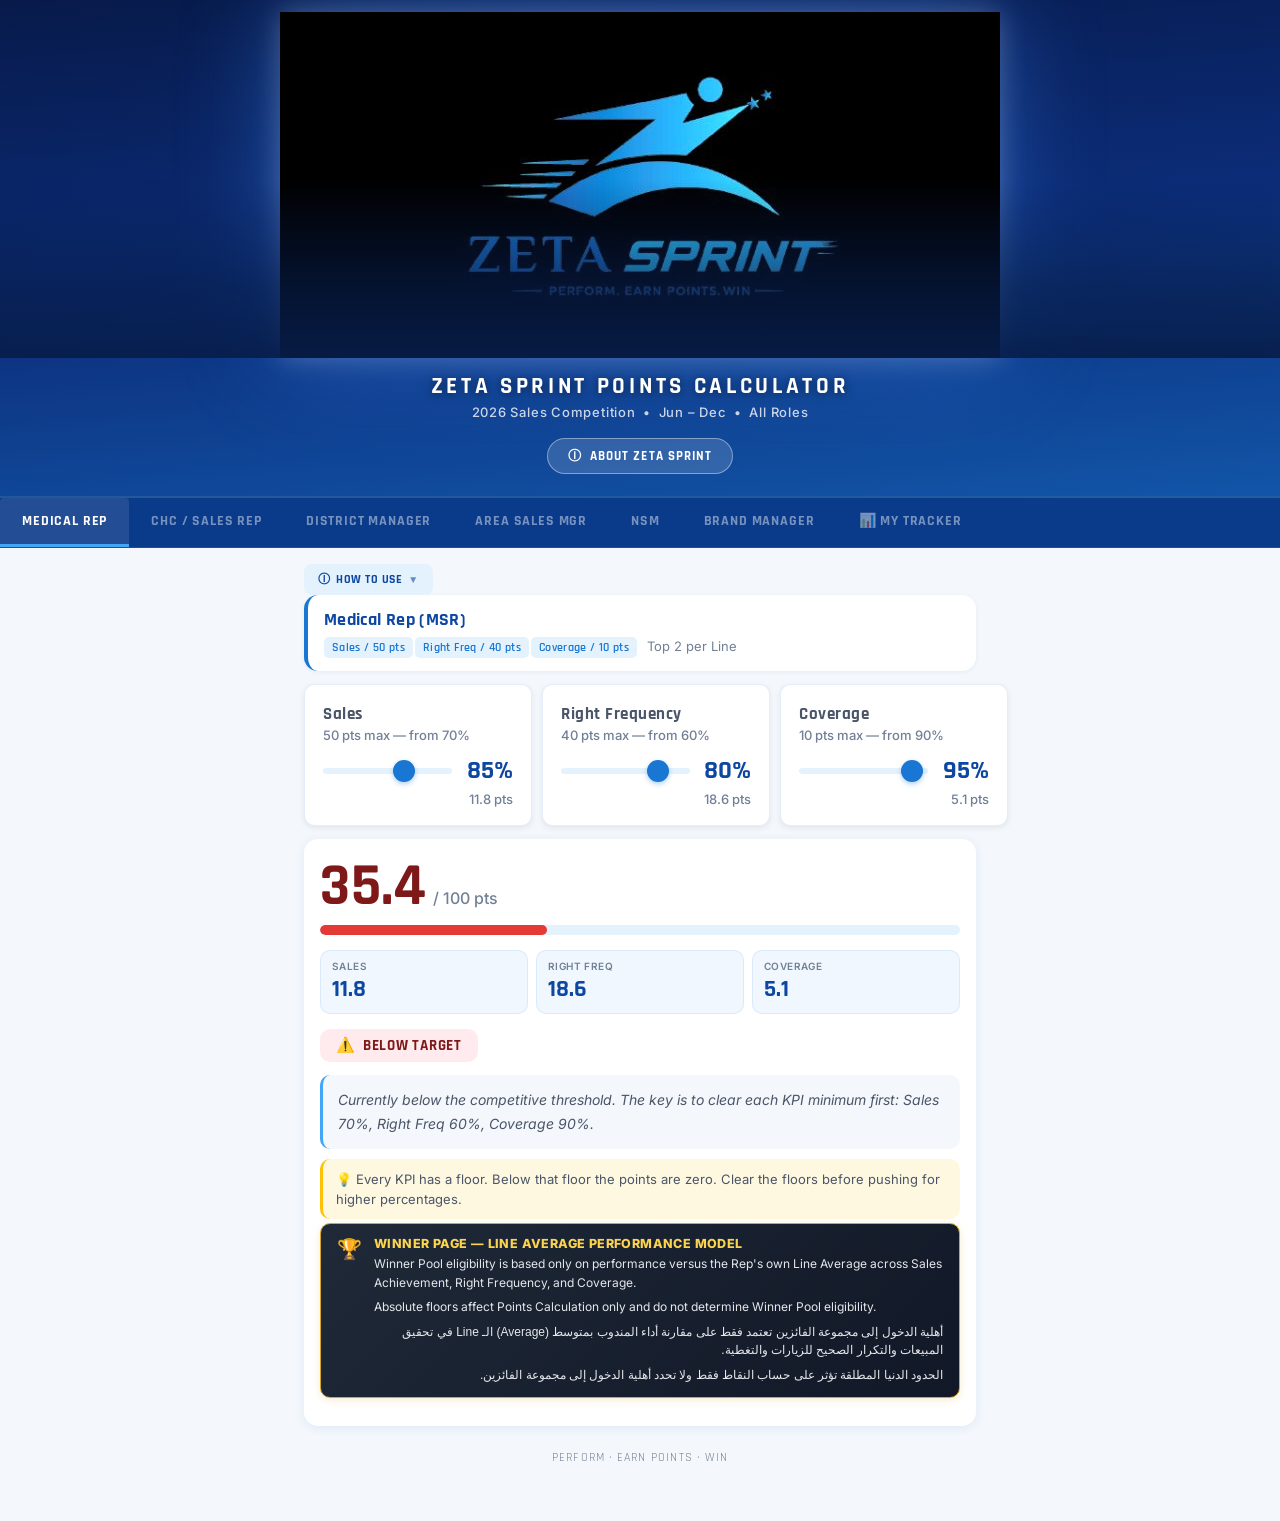
<file: zeta sprint/Zeta Sprint Points Calculator - FINAL.html>
<!DOCTYPE html>
<html lang="en">
<head>
<meta charset="UTF-8">
<meta name="viewport" content="width=device-width, initial-scale=1.0, maximum-scale=1.0, user-scalable=no">
<meta name="apple-mobile-web-app-capable" content="yes">
<meta name="apple-mobile-web-app-status-bar-style" content="default">
<meta name="apple-mobile-web-app-title" content="Zeta Sprint">
<meta name="theme-color" content="#0d47a1">
<link rel="icon" type="image/jpeg" href="[data-uri]">
<link rel="shortcut icon" href="[data-uri]">
<link rel="apple-touch-icon" href="[data-uri]">
<title>Zeta Sprint Points Calculator</title>
<link href="https://fonts.googleapis.com/css2?family=Rajdhani:wght@500;600;700&family=Inter:wght@400;500&display=swap" rel="stylesheet">
<style>
*{box-sizing:border-box;margin:0;padding:0;-webkit-tap-highlight-color:transparent}
:root{--bd:#0d47a1;--bm:#1565c0;--b:#1976d2;--bl:#42a5f5;--bp:#e3f2fd;--bxp:#f0f7ff;--tx:#1a1f36;--t2:#4a5568;--t3:#718096;--bg:#f4f7fb;--wh:#fff;--r:14px;--rs:10px}
body{font-family:"Inter",sans-serif;background:var(--bg);color:var(--tx);min-height:100vh}
.hdr{
  position:relative;overflow:hidden;
  background:linear-gradient(175deg,#071a4a 0%,#0c2d7a 50%,#1255a8 100%);
  padding:0;
  border-bottom:2px solid rgba(66,165,245,0.45)
}
.hdr::before{
  content:"";position:absolute;
  top:0;left:50%;transform:translateX(-50%);
  width:80%;height:85%;
  background:radial-gradient(ellipse at 50% 40%,rgba(25,90,200,0.28) 0%,rgba(10,45,110,0.12) 55%,transparent 75%);
  pointer-events:none;z-index:0
}


.logo-wrap{
  position:relative;z-index:2;
  width:100%;text-align:center;
  padding:2px 20px 16px;
  animation:heroFadeUp 0.65s cubic-bezier(.4,0,.2,1) both
}
.logo-img{width:210px;max-width:68%;display:block;margin:0 auto 6px;filter:brightness(0) invert(1)}
.hdr-sub{color:rgba(255,255,255,0.92);font-family:"Rajdhani",sans-serif;font-size:15px;letter-spacing:.16em;font-weight:700;text-transform:uppercase;text-shadow:0 1px 8px rgba(0,0,0,0.4)}
.tabs{display:flex;overflow-x:auto;background:#0a3a8a;scrollbar-width:none;-ms-overflow-style:none;border-bottom:1px solid rgba(255,255,255,0.1)}
.tabs::-webkit-scrollbar{display:none}
.tb{flex:0 0 auto;padding:14px 22px;font-size:14px;font-weight:700;font-family:"Rajdhani",sans-serif;letter-spacing:.06em;text-transform:uppercase;color:rgba(255,255,255,.45);background:transparent;border:none;cursor:pointer;border-bottom:3px solid transparent;white-space:nowrap;transition:all .2s}
.tb.active{color:#fff;border-bottom-color:#42a5f5;background:rgba(255,255,255,0.1);border-radius:4px 4px 0 0}
.tb:hover:not(.active){color:rgba(255,255,255,.75)}
.content{max-width:680px;margin:0 auto;padding:16px 14px 24px}.content-main{}
.panel{display:none}.panel.active{display:block}
.rc{background:var(--wh);border-radius:var(--r);padding:13px 16px;margin-bottom:13px;border-left:4px solid var(--b);box-shadow:0 1px 4px rgba(25,118,210,.08)}
.rt{font-family:"Rajdhani",sans-serif;font-size:18px;font-weight:700;color:var(--bd);margin-bottom:4px;letter-spacing:.02em}
.rm{font-size:13px;color:var(--t3);line-height:1.6}
.rm span{display:inline-block;background:var(--bp);color:var(--b);border-radius:5px;padding:1px 8px;font-size:12px;font-weight:600;margin:2px 2px 0 0;font-family:"Rajdhani",sans-serif;letter-spacing:.03em}
.kg{display:grid;gap:10px;margin-bottom:13px}
.g2{grid-template-columns:1fr 1fr}
.g3{grid-template-columns:1fr 1fr 1fr}
.g22{grid-template-columns:1fr 1fr}
.kc{background:var(--wh);border-radius:var(--rs);padding:18px 18px;box-shadow:0 2px 6px rgba(0,0,0,.08);border:1px solid rgba(25,118,210,.12)}
.kl{font-family:"Rajdhani",sans-serif;font-size:17px;font-weight:700;color:var(--t2);letter-spacing:.03em;margin-bottom:2px}
.km{font-size:13px;color:var(--t3);margin-bottom:11px;font-weight:500}
.kr{display:flex;align-items:center;gap:9px}
.kv{font-family:"Rajdhani",sans-serif;font-size:26px;font-weight:700;min-width:52px;text-align:right;color:var(--bd)}
.kp{font-size:13px;color:var(--t3);text-align:right;margin-top:4px;font-weight:500}
.zn{font-size:11px;color:#e65100;margin-top:4px;font-style:italic}
input[type=range]{-webkit-appearance:none;appearance:none;flex:1;height:6px;border-radius:3px;background:var(--bp);outline:none;cursor:pointer}
input[type=range]::-webkit-slider-thumb{-webkit-appearance:none;width:22px;height:22px;border-radius:50%;background:var(--b);cursor:pointer;box-shadow:0 2px 5px rgba(25,118,210,.35);transition:transform .1s}
input[type=range]:active::-webkit-slider-thumb{transform:scale(1.15)}
input[type=range]::-moz-range-thumb{width:22px;height:22px;border-radius:50%;background:var(--b);cursor:pointer;border:none}
.res{background:var(--wh);border-radius:var(--r);padding:18px 16px;box-shadow:0 2px 10px rgba(25,118,210,.1);margin-bottom:6px}
.sr{display:flex;align-items:baseline;gap:8px;margin-bottom:5px}
.sn{font-family:"Rajdhani",sans-serif;font-size:60px;font-weight:700;line-height:1;color:var(--bd);transition:color .3s}
.sd{font-size:16px;color:var(--t3);font-weight:500}
.bt{height:10px;background:var(--bp);border-radius:5px;overflow:hidden;margin:8px 0 15px}
.bf{height:100%;border-radius:5px;transition:width .4s cubic-bezier(.4,0,.2,1),background .3s}
.bg{display:grid;gap:8px;margin-bottom:15px}
.bi{background:var(--bxp);border-radius:var(--rs);padding:9px 11px;border:1px solid rgba(25,118,210,.1)}
.bl2{font-size:10px;color:var(--t3);margin-bottom:2px;font-weight:600;letter-spacing:.04em;text-transform:uppercase}
.bv{font-family:"Rajdhani",sans-serif;font-size:24px;font-weight:700;color:var(--bd)}
.tbadge{display:inline-flex;align-items:center;gap:7px;padding:7px 16px;border-radius:var(--rs);font-family:"Rajdhani",sans-serif;font-size:15px;font-weight:700;letter-spacing:.05em;text-transform:uppercase;margin-bottom:13px}
.ft{font-size:14px;color:var(--t2);line-height:1.7;padding:13px 15px;background:var(--bg);border-radius:var(--rs);border-left:3px solid var(--bl);margin-bottom:10px;font-style:italic}
.hb{display:flex;align-items:flex-start;gap:9px;font-size:13px;color:var(--t2);padding:10px 13px;background:#fff8e1;border-radius:var(--rs);border-left:3px solid #ffc107;line-height:1.55}
footer{text-align:center;padding:18px 0 6px;font-family:"Rajdhani",sans-serif;font-size:12px;color:var(--t3);letter-spacing:.1em;text-transform:uppercase}
@media(max-width:500px){.g3{grid-template-columns:1fr}.g2{grid-template-columns:1fr 1fr}.sn{font-size:42px}.tb{padding:11px 13px;font-size:11px}.content{padding:12px 11px 20px}}

.about-btn{display:inline-flex;align-items:center;gap:6px;margin-top:10px;padding:8px 20px;background:rgba(255,255,255,0.15);border:1.5px solid rgba(255,255,255,0.4);border-radius:20px;color:#fff;font-family:"Rajdhani",sans-serif;font-size:13px;font-weight:700;letter-spacing:.08em;text-transform:uppercase;cursor:pointer;transition:all .2s;backdrop-filter:blur(4px);position:relative;z-index:2}
.about-btn:hover{background:rgba(255,255,255,0.25);border-color:rgba(255,255,255,0.7)}
.modal-overlay{display:none;position:fixed;inset:0;background:rgba(0,0,0,0.6);z-index:1000;align-items:center;justify-content:center;padding:20px}
.modal-overlay.open{display:flex}
.modal{background:#fff;border-radius:16px;max-width:540px;width:100%;max-height:85vh;overflow-y:auto;box-shadow:0 20px 60px rgba(0,0,0,0.3)}
.modal-hdr{background:linear-gradient(135deg,#082d70 0%,#1976d2 100%);padding:24px 24px 20px;border-radius:16px 16px 0 0;position:relative}
.modal-logo{width:160px;display:block;margin:0 auto 6px;filter:brightness(0) invert(1)}
.modal-title{font-family:"Rajdhani",sans-serif;font-size:13px;font-weight:700;letter-spacing:.12em;text-transform:uppercase;color:rgba(255,255,255,0.8);text-align:center}
.modal-close{position:absolute;top:14px;right:16px;background:rgba(255,255,255,0.2);border:none;color:#fff;font-size:20px;width:32px;height:32px;border-radius:50%;cursor:pointer;display:flex;align-items:center;justify-content:center;font-family:sans-serif;line-height:1}
.modal-body{padding:24px}
.modal-body h3{font-family:"Rajdhani",sans-serif;font-size:18px;font-weight:700;color:#0d47a1;margin:0 0 10px;letter-spacing:.03em}
.modal-body p{font-size:14px;color:#4a5568;line-height:1.7;margin-bottom:14px}
.modal-body ul{font-size:14px;color:#4a5568;line-height:1.8;padding-left:18px;margin-bottom:14px}
.modal-body ul li{margin-bottom:4px}
.tier-list{display:grid;grid-template-columns:1fr 1fr;gap:8px;margin-bottom:16px}
.tier-pill{padding:8px 12px;border-radius:8px;font-size:13px;font-weight:600;font-family:"Rajdhani",sans-serif;letter-spacing:.03em}

/* Premium full-bleed logo header */
.hdr-img-wrap{
  position:relative;width:100%;
  padding:12px 10px 0;
  display:flex;align-items:center;justify-content:center;
  background:transparent;z-index:1
}
.hdr-img-wrap img{
  width:92%;max-width:720px;height:auto;
  display:block;margin:0 auto;
  mix-blend-mode:screen;
  filter:brightness(1.22)
          drop-shadow(0 0 14px rgba(255,255,255,0.22))
          drop-shadow(0 0 48px rgba(55,130,240,0.45));
  opacity:1
}
.hdr-img-wrap::after{
  content:"";position:absolute;inset:0;
  background:linear-gradient(to bottom,
    rgba(7,29,74,0.0) 0%,
    rgba(7,29,74,0.0) 50%,
    rgba(7,29,74,0.65) 80%,
    rgba(7,29,74,0.92) 100%
  )
}
.logo-wrap{
  position:relative;z-index:2;
  padding:14px 20px 22px;text-align:center;
  animation:heroFadeUp 0.7s cubic-bezier(.4,0,.2,1) both
}
.hdr-title{
  font-family:"Rajdhani",sans-serif;font-size:23px;font-weight:800;
  letter-spacing:.16em;color:#fff;text-transform:uppercase;
  margin-bottom:3px;text-shadow:0 1px 10px rgba(0,0,0,.55)
}
.hdr-subtitle{
  font-size:13px;color:rgba(255,255,255,.78);font-weight:500;
  margin-bottom:8px;letter-spacing:.06em
}
@keyframes heroFadeUp{from{opacity:0;transform:translateY(10px)}to{opacity:1;transform:translateY(0)}}
@media(max-width:520px){.hdr-img-wrap{min-height:140px}.hdr-img-wrap img{height:140px}}

/* ── MY POINTS TRACKER ───────────────────────────────────────── */
.trk-hero{background:linear-gradient(135deg,#0a2d6e,#1565c0);border-radius:var(--r);padding:20px 20px 16px;margin-bottom:16px;color:#fff;position:relative;overflow:hidden}
.trk-hero::before{content:"";position:absolute;top:-30px;right:-30px;width:150px;height:150px;border-radius:50%;background:rgba(255,255,255,.05)}
.trk-hero-title{font-family:"Rajdhani",sans-serif;font-size:20px;font-weight:700;letter-spacing:.04em;margin-bottom:4px}
.trk-hero-sub{font-size:13px;color:rgba(255,255,255,.7);margin-bottom:14px}
.trk-setup{display:grid;grid-template-columns:1fr 1fr 1fr;gap:10px}
.trk-field{display:flex;flex-direction:column;gap:4px}
.trk-field label{font-size:11px;font-weight:700;letter-spacing:.06em;text-transform:uppercase;color:rgba(255,255,255,.65)}
.trk-field input,.trk-field select{padding:8px 12px;border-radius:8px;border:1px solid rgba(255,255,255,.2);background:rgba(255,255,255,.1);color:#fff;font-size:14px;font-family:"Inter",sans-serif;outline:none;transition:border .2s}
.trk-field input::placeholder{color:rgba(255,255,255,.4)}
.trk-field input:focus,.trk-field select:focus{border-color:rgba(255,255,255,.5);background:rgba(255,255,255,.15)}
.trk-field select option{background:#1565c0;color:#fff}
.trk-entry-card{background:var(--wh);border-radius:var(--r);padding:18px;margin-bottom:14px;box-shadow:var(--shadow-sm)}
.trk-entry-title{font-family:"Rajdhani",sans-serif;font-size:17px;font-weight:700;color:var(--bd);margin-bottom:14px;display:flex;align-items:center;justify-content:space-between;gap:8px}
.trk-month-select{display:grid;grid-template-columns:repeat(7,1fr);gap:6px;margin-bottom:16px}
.month-btn{padding:8px 4px;border-radius:8px;border:1.5px solid var(--bp);background:var(--wh);font-family:"Rajdhani",sans-serif;font-size:13px;font-weight:700;color:var(--t3);cursor:pointer;transition:all .2s;text-align:center;line-height:1.3}
.month-btn:hover{border-color:var(--b);color:var(--b)}
.month-btn.selected{background:var(--b);border-color:var(--b);color:#fff}
.month-btn.saved{border-color:#22c55e;color:#15803d;background:#f0fdf4}
.month-btn.saved.selected{background:#22c55e;border-color:#22c55e;color:#fff}
.trk-kpi-inputs{display:grid;gap:0;margin-bottom:14px;border-radius:12px;overflow:hidden;border:1px solid var(--bp)}
.trk-kpi-row{display:grid;grid-template-columns:1fr 90px 64px 80px;align-items:center;gap:0;background:var(--wh);padding:0;border-bottom:1px solid var(--bp)}
.trk-kpi-row:last-child{border-bottom:none}
.trk-kpi-label-cell{padding:12px 14px;font-size:13px;font-weight:600;color:var(--t2);border-right:1px solid var(--bp)}
.trk-kpi-input-cell{padding:8px 10px;border-right:1px solid var(--bp);display:flex;align-items:center;justify-content:center}
.trk-num{width:70px;padding:6px 8px;border-radius:6px;border:1.5px solid var(--bp);font-size:15px;font-weight:600;font-family:"Rajdhani",sans-serif;color:var(--bd);text-align:center;outline:none;transition:border .2s}
.trk-num:focus{border-color:var(--b);background:var(--bxp)}
.trk-kpi-max-cell{padding:8px;font-size:11px;color:var(--t3);text-align:center;border-right:1px solid var(--bp)}
.trk-kpi-pts-cell{padding:8px 12px;font-family:"Rajdhani",sans-serif;font-size:15px;font-weight:700;color:var(--b);text-align:right}
.trk-score-row{display:flex;align-items:center;justify-content:space-between;padding:12px 16px;background:linear-gradient(135deg,var(--bxp),var(--bp));border-radius:10px;margin-bottom:14px}
.trk-score-label{font-family:"Rajdhani",sans-serif;font-size:15px;font-weight:700;color:var(--t2)}
.trk-score-val{font-family:"Rajdhani",sans-serif;font-size:32px;font-weight:700;color:var(--bd)}
.trk-save-btn{width:100%;padding:13px;background:var(--b);color:#fff;border:none;border-radius:10px;font-family:"Rajdhani",sans-serif;font-size:15px;font-weight:700;letter-spacing:.06em;text-transform:uppercase;cursor:pointer;transition:all .2s;display:flex;align-items:center;justify-content:center;gap:8px}
.trk-save-btn:hover{background:#1255a8;transform:translateY(-1px);box-shadow:0 4px 14px rgba(25,118,210,.3)}
.save-toast{display:none;align-items:center;gap:8px;padding:10px 16px;background:#f0fdf4;border:1px solid #bbf7d0;border-radius:10px;color:#15803d;font-size:14px;font-weight:600;margin-top:10px}
.save-toast.show{display:flex}
.trk-clear-btn{padding:7px 14px;background:#fff1f2;color:#be123c;border:1.5px solid #fecdd3;border-radius:8px;font-family:"Rajdhani",sans-serif;font-size:12px;font-weight:700;letter-spacing:.04em;cursor:pointer;transition:all .2s;white-space:nowrap}
.trk-clear-btn:hover{background:#ffe4e6}
/* Team members section */
.team-section{background:var(--bxp);border-radius:12px;padding:14px;margin-bottom:12px;border:1px solid var(--bp)}
.team-section-title{font-family:"Rajdhani",sans-serif;font-size:14px;font-weight:700;color:var(--bd);margin-bottom:10px;display:flex;align-items:center;gap:6px}
.team-members-grid{display:grid;gap:8px;margin-bottom:10px}
.team-member-row{display:grid;grid-template-columns:1fr repeat(4,1fr) 70px;gap:6px;align-items:center}
.team-member-row.g2{grid-template-columns:1fr 1fr 1fr 70px}
.team-member-row.g3{grid-template-columns:1fr 1fr 1fr 1fr 70px}
.tm-header{font-size:10px;font-weight:700;color:var(--t3);letter-spacing:.05em;text-transform:uppercase;text-align:center;padding:0 4px}
.tm-name{padding:6px 10px;border-radius:6px;border:1.5px solid var(--bp);font-size:13px;font-family:"Inter",sans-serif;outline:none;color:var(--tx);background:var(--wh);transition:border .2s}
.tm-name:focus{border-color:var(--b)}
.tm-input{width:100%;padding:6px 6px;border-radius:6px;border:1.5px solid var(--bp);font-size:13px;font-weight:600;font-family:"Rajdhani",sans-serif;color:var(--bd);text-align:center;outline:none;background:var(--wh);transition:border .2s}
.tm-input:focus{border-color:var(--b);background:#f0f7ff}
.tm-score{font-family:"Rajdhani",sans-serif;font-size:14px;font-weight:700;color:var(--b);text-align:center;padding:6px 4px}
.team-avg-row{display:flex;align-items:center;justify-content:space-between;padding:8px 12px;background:var(--wh);border-radius:8px;border:1px solid rgba(25,118,210,.15)}
.team-avg-label{font-size:13px;font-weight:600;color:var(--t2)}
.team-avg-val{font-family:"Rajdhani",sans-serif;font-size:20px;font-weight:700;color:var(--bd)}
.add-member-btn{padding:6px 14px;background:var(--wh);border:1.5px dashed var(--b);border-radius:8px;font-family:"Rajdhani",sans-serif;font-size:12px;font-weight:700;color:var(--b);cursor:pointer;transition:all .2s;margin-top:4px}
.add-member-btn:hover{background:var(--bxp)}
/* Summary */
.trk-summary{background:var(--wh);border-radius:var(--r);padding:18px;box-shadow:var(--shadow-sm);margin-bottom:14px}
.trk-sum-title{font-family:"Rajdhani",sans-serif;font-size:17px;font-weight:700;color:var(--bd);margin-bottom:14px}
.period-tabs{display:flex;gap:6px;margin-bottom:14px;flex-wrap:wrap}
.period-tab{padding:6px 16px;border-radius:20px;border:1.5px solid var(--bp);background:var(--wh);font-family:"Rajdhani",sans-serif;font-size:13px;font-weight:700;color:var(--t3);cursor:pointer;transition:all .2s}
.period-tab.active{background:var(--bd);border-color:var(--bd);color:#fff}
.period-view{display:none}.period-view.active{display:block}
.month-scores-grid{display:grid;grid-template-columns:repeat(auto-fill,minmax(120px,1fr));gap:10px;margin-bottom:16px}
.month-score-card{background:var(--bxp);border-radius:10px;padding:12px;text-align:center;border:1.5px solid transparent}
.month-score-card.has-data{border-color:rgba(25,118,210,.15)}
.msc-month{font-family:"Rajdhani",sans-serif;font-size:12px;font-weight:700;color:var(--t3);letter-spacing:.05em;text-transform:uppercase;margin-bottom:4px}
.msc-score{font-family:"Rajdhani",sans-serif;font-size:26px;font-weight:700;color:var(--bd);line-height:1}
.msc-empty{font-size:11px;color:var(--t3);font-style:italic;margin-top:6px}
.msc-badge{display:inline-block;padding:2px 8px;border-radius:6px;font-size:10px;font-weight:700;font-family:"Rajdhani",sans-serif;margin-top:4px}
.cumul-box{background:linear-gradient(135deg,#0a2d6e,#1565c0);border-radius:14px;padding:18px 20px;color:#fff;margin-bottom:12px}
.cumul-row{display:flex;align-items:center;justify-content:space-between;margin-bottom:8px}
.cumul-label{font-family:"Rajdhani",sans-serif;font-size:14px;font-weight:600;letter-spacing:.04em;opacity:.85}
.cumul-val{font-family:"Rajdhani",sans-serif;font-size:32px;font-weight:700;letter-spacing:-1px}
.cumul-months{font-size:11px;opacity:.6;margin-top:2px}
.cumul-bar-track{height:8px;background:rgba(255,255,255,.15);border-radius:4px;overflow:hidden;margin-top:8px}
.cumul-bar-fill{height:100%;border-radius:4px;background:linear-gradient(90deg,#42a5f5,#90caf9);transition:width .5s ease}
.period-breakdown{display:grid;gap:8px}
.pb-row{display:flex;align-items:center;justify-content:space-between;padding:10px 14px;background:var(--bxp);border-radius:10px}
.pb-month{font-family:"Rajdhani",sans-serif;font-size:14px;font-weight:700;color:var(--t2)}
.pb-score{font-family:"Rajdhani",sans-serif;font-size:20px;font-weight:700;color:var(--bd)}
.pb-tier{font-size:11px;font-weight:700;padding:2px 8px;border-radius:6px;font-family:"Rajdhani",sans-serif}
.no-data-msg{text-align:center;padding:30px 20px;color:var(--t3);font-size:14px;font-style:italic}
@media(max-width:520px){
  .trk-setup{grid-template-columns:1fr 1fr}
  .trk-month-select{grid-template-columns:repeat(4,1fr)}
  .trk-kpi-row{grid-template-columns:1fr 70px 50px 70px}
  .month-scores-grid{grid-template-columns:repeat(3,1fr)}
  .team-member-row{grid-template-columns:1fr 1fr 60px}
}


/* ── INSIGHTS SECTION ─────────────────────────────────────────── */
.ins-section{margin-top:14px;animation:insSlideIn .4s cubic-bezier(.4,0,.2,1) both}
@keyframes insSlideIn{from{opacity:0;transform:translateY(8px)}to{opacity:1;transform:translateY(0)}}
.ins-header{display:flex;align-items:center;gap:8px;margin-bottom:12px}
.ins-header-title{font-family:"Rajdhani",sans-serif;font-size:16px;font-weight:700;color:var(--bd);letter-spacing:.03em}
.ins-header-sub{font-size:12px;color:var(--t3);font-weight:500}
.ins-grid{display:grid;grid-template-columns:1fr 1fr;gap:10px;margin-bottom:12px}
.ins-card{border-radius:12px;padding:13px 14px;position:relative;overflow:hidden}
.ins-card-icon{font-size:22px;margin-bottom:6px}
.ins-card-label{font-size:10px;font-weight:700;letter-spacing:.07em;text-transform:uppercase;margin-bottom:3px;opacity:.75}
.ins-card-title{font-family:"Rajdhani",sans-serif;font-size:16px;font-weight:700;margin-bottom:4px;line-height:1.2}
.ins-card-body{font-size:12px;line-height:1.6;opacity:.85}
.ins-card.strength{background:linear-gradient(135deg,#f0fdf4,#dcfce7);border:1px solid #bbf7d0;color:#14532d}
.ins-card.gap{background:linear-gradient(135deg,#fff7ed,#ffedd5);border:1px solid #fed7aa;color:#7c2d12}
.ins-card.quickwin{background:linear-gradient(135deg,#eff6ff,#dbeafe);border:1px solid #bfdbfe;color:#1e3a8a}
.ins-card.nextlevel{background:linear-gradient(135deg,#fdf4ff,#f3e8ff);border:1px solid #e9d5ff;color:#581c87}
.ins-actions{background:var(--wh);border-radius:12px;border:1px solid var(--bp);padding:14px 16px}
.ins-actions-title{font-family:"Rajdhani",sans-serif;font-size:14px;font-weight:700;color:var(--bd);margin-bottom:10px;display:flex;align-items:center;gap:6px}
.ins-action-list{display:grid;gap:7px}
.ins-action-item{display:flex;align-items:flex-start;gap:10px;padding:9px 12px;border-radius:9px;background:var(--bxp);border:1px solid rgba(25,118,210,.1)}
.ins-action-num{font-family:"Rajdhani",sans-serif;font-size:13px;font-weight:700;color:var(--b);background:var(--bp);border-radius:50%;width:22px;height:22px;display:flex;align-items:center;justify-content:center;flex-shrink:0;margin-top:1px}
.ins-action-text{font-size:13px;color:var(--t2);line-height:1.55}
.ins-action-text strong{color:var(--bd);font-weight:600}
.ins-pts-badge{display:inline-block;background:var(--b);color:#fff;border-radius:5px;padding:1px 7px;font-size:11px;font-weight:700;font-family:"Rajdhani",sans-serif;margin-left:4px;vertical-align:middle}
@media(max-width:500px){.ins-grid{grid-template-columns:1fr}}


/* ── LEFT GUIDANCE SIDEBAR ─────────────────────────────────── */
.page-wrap{max-width:700px;margin:0 auto}
.sidebar-guide{
  width:100%;
  padding:0 0 12px 0;
  background:transparent;
  font-size:12px
}
.sg-title{
  font-family:"Rajdhani",sans-serif;font-size:13px;font-weight:700;
  color:var(--bd);letter-spacing:.05em;text-transform:uppercase;
  margin-bottom:12px;padding-bottom:8px;
  border-bottom:2px solid var(--bp)
}
.sg-section{margin-bottom:14px}
.sg-section-title{
  font-family:"Rajdhani",sans-serif;font-size:11px;font-weight:700;
  color:var(--b);letter-spacing:.06em;text-transform:uppercase;
  margin-bottom:6px
}
.sg-item{
  display:flex;align-items:flex-start;gap:6px;
  margin-bottom:7px;line-height:1.45
}
.sg-dot{
  width:6px;height:6px;border-radius:50%;
  background:var(--b);flex-shrink:0;margin-top:4px
}
.sg-text{color:var(--t2);font-size:12px}
.sg-text strong{color:var(--bd);font-weight:600}
.sg-tier{
  display:flex;align-items:center;gap:6px;
  padding:4px 8px;border-radius:6px;
  margin-bottom:5px;font-size:11px;font-weight:600;
  font-family:"Rajdhani",sans-serif;letter-spacing:.03em
}
.sg-divider{height:1px;background:var(--bp);margin:10px 0}
.sg-tip{
  background:var(--bxp);border-radius:8px;
  padding:8px 10px;font-size:11px;color:var(--t2);
  line-height:1.5;border-left:2px solid var(--bl)
}
.content-main{flex:1;min-width:0;padding:16px 14px 24px}
@media(max-width:820px){
  .sidebar-guide{display:none}
  .content-main{padding:12px 10px 20px}
}


/* Sidebar insights — compact version */
#sidebar-insights .ins-section{margin-top:0;animation:none}
#sidebar-insights .ins-header{margin-bottom:8px}
#sidebar-insights .ins-header-title{font-size:13px}
#sidebar-insights .ins-header-sub{font-size:11px}
#sidebar-insights .ins-grid{grid-template-columns:1fr;gap:7px;margin-bottom:8px}
#sidebar-insights .ins-card{padding:9px 10px;border-radius:9px}
#sidebar-insights .ins-card-icon{font-size:16px;margin-bottom:3px}
#sidebar-insights .ins-card-label{font-size:9px}
#sidebar-insights .ins-card-title{font-size:13px;margin-bottom:3px}
#sidebar-insights .ins-card-body{font-size:11px}
#sidebar-insights .ins-actions{padding:10px 12px;border-radius:9px}
#sidebar-insights .ins-actions-title{font-size:12px;margin-bottom:7px}
#sidebar-insights .ins-action-item{padding:7px 9px;border-radius:7px;gap:7px}
#sidebar-insights .ins-action-num{width:18px;height:18px;font-size:11px}
#sidebar-insights .ins-action-text{font-size:11px}


.sg-toggle-btn{
  display:inline-flex;align-items:center;gap:6px;
  background:var(--bp);border:none;border-radius:8px;
  padding:7px 14px;cursor:pointer;
  font-family:"Rajdhani",sans-serif;font-size:12px;font-weight:700;
  color:var(--bd);letter-spacing:.04em;text-transform:uppercase;
  margin-bottom:0;transition:background .2s
}
.sg-toggle-btn:hover{background:#cce3ff}
#sg-body{
  overflow:hidden;
  transition:max-height .35s ease,opacity .3s ease;
  max-height:0;opacity:0
}
#sg-body.open{max-height:1200px;opacity:1}


.content-main-inner{max-width:700px;margin:0 auto;padding:16px 14px 24px}
#sg-body .sg-section{display:inline-block;vertical-align:top;margin-right:16px;margin-bottom:8px}
#sg-body .sg-section-title{font-size:10px}
#sg-body .sg-item{margin-bottom:4px}
#sg-body .sg-tier{padding:3px 8px;margin-bottom:3px;font-size:10px}
#sg-body .sg-divider{display:none}
#sg-body .sg-tip{margin-top:6px;font-size:11px}
@media(max-width:520px){#sg-body .sg-section{display:block;margin-right:0}}


/* ── SCORE TREND CHART (#2) ─────────────────────────────── */
.trend-wrap{background:var(--wh);border-radius:var(--r);padding:16px 18px;box-shadow:var(--shadow-sm);margin-bottom:12px}
.trend-title{font-family:"Rajdhani",sans-serif;font-size:15px;font-weight:700;color:var(--bd);margin-bottom:14px;display:flex;align-items:center;gap:6px}
.trend-chart{position:relative;height:120px;display:flex;align-items:flex-end;gap:6px;padding-bottom:20px}
.trend-bar-wrap{flex:1;display:flex;flex-direction:column;align-items:center;gap:4px;height:100%}
.trend-bar-inner{width:100%;display:flex;flex-direction:column;justify-content:flex-end;height:calc(100% - 20px)}
.trend-bar{width:100%;border-radius:4px 4px 0 0;transition:height .4s cubic-bezier(.4,0,.2,1);min-height:3px;position:relative;cursor:pointer}
.trend-bar:hover::after{content:attr(data-score);position:absolute;top:-24px;left:50%;transform:translateX(-50%);background:var(--bd);color:#fff;font-size:10px;font-weight:700;padding:2px 6px;border-radius:4px;white-space:nowrap;font-family:"Rajdhani",sans-serif}
.trend-label{font-size:10px;color:var(--t3);font-weight:600;text-align:center;font-family:"Rajdhani",sans-serif;letter-spacing:.04em}
.trend-empty{text-align:center;padding:30px 0;color:var(--t3);font-size:13px;font-style:italic}

/* ── VS LAST MONTH (#3) ─────────────────────────────────── */
.vs-box{display:flex;align-items:center;gap:10px;padding:10px 14px;border-radius:10px;margin-bottom:12px;font-size:13px;font-weight:500}
.vs-box.up{background:#f0fdf4;border:1px solid #bbf7d0;color:#15803d}
.vs-box.down{background:#fff1f2;border:1px solid #fecdd3;color:#be123c}
.vs-box.same{background:var(--bxp);border:1px solid var(--bp);color:var(--t2)}
.vs-icon{font-size:18px;flex-shrink:0}
.vs-text strong{font-weight:700}

/* ── TARGET SIMULATOR (#4) ──────────────────────────────── */
.sim-wrap{background:var(--wh);border-radius:var(--r);padding:16px 18px;box-shadow:var(--shadow-sm);margin-bottom:12px}
.sim-title{font-family:"Rajdhani",sans-serif;font-size:15px;font-weight:700;color:var(--bd);margin-bottom:12px;display:flex;align-items:center;gap:6px}
.sim-tier-btns{display:flex;gap:6px;flex-wrap:wrap;margin-bottom:12px}
.sim-tier-btn{padding:6px 14px;border-radius:8px;border:1.5px solid var(--bp);background:var(--wh);font-family:"Rajdhani",sans-serif;font-size:12px;font-weight:700;cursor:pointer;transition:all .2s;color:var(--t2)}
.sim-tier-btn.active{background:var(--bd);border-color:var(--bd);color:#fff}
.sim-result{display:grid;gap:8px}
.sim-kpi-row{display:flex;align-items:center;justify-content:space-between;padding:8px 12px;background:var(--bxp);border-radius:8px}
.sim-kpi-name{font-size:13px;font-weight:600;color:var(--t2)}
.sim-kpi-target{font-family:"Rajdhani",sans-serif;font-size:16px;font-weight:700;color:var(--bd)}
.sim-kpi-gap{font-size:11px;color:var(--t3);margin-top:1px}
.sim-note{font-size:12px;color:var(--t3);font-style:italic;margin-top:8px;padding:8px 12px;background:var(--bxp);border-radius:8px}

/* ── QUARTER PROGRESS (#5) ──────────────────────────────── */
.qprog-grid{display:grid;grid-template-columns:1fr 1fr;gap:10px;margin-bottom:12px}
.qprog-card{background:var(--wh);border-radius:var(--rs);padding:12px 14px;box-shadow:var(--shadow-sm);border:1px solid var(--bp)}
.qprog-label{font-size:11px;font-weight:700;color:var(--t3);letter-spacing:.05em;text-transform:uppercase;margin-bottom:6px}
.qprog-months{display:flex;gap:4px;margin-bottom:8px}
.qprog-dot{width:28px;height:28px;border-radius:6px;display:flex;align-items:center;justify-content:center;font-size:10px;font-weight:700;font-family:"Rajdhani",sans-serif}
.qprog-dot.saved{background:var(--b);color:#fff}
.qprog-dot.empty{background:var(--bp);color:var(--t3)}
.qprog-score{font-family:"Rajdhani",sans-serif;font-size:22px;font-weight:700;color:var(--bd)}
.qprog-sub{font-size:11px;color:var(--t3);margin-top:1px}
.qprog-verdict{display:inline-flex;align-items:center;gap:4px;padding:3px 8px;border-radius:6px;font-size:11px;font-weight:700;font-family:"Rajdhani",sans-serif;margin-top:6px}

/* ── VS LAST MONTH in summary ───────────────────────────── */
.month-score-card .msc-delta{font-size:11px;font-weight:700;margin-top:3px}
.msc-delta.up{color:#15803d}.msc-delta.down{color:#be123c}.msc-delta.same{color:var(--t3)}


.copy-score-btn{
  display:inline-flex;align-items:center;gap:7px;
  padding:9px 18px;border-radius:10px;
  background:linear-gradient(135deg,#0d47a1,#1976d2);
  color:#fff;border:none;cursor:pointer;
  font-family:"Rajdhani",sans-serif;font-size:13px;font-weight:700;
  letter-spacing:.05em;text-transform:uppercase;
  transition:all .2s;box-shadow:0 2px 8px rgba(25,118,210,.3);
  margin-top:12px;width:100%
}
.copy-score-btn:hover{background:linear-gradient(135deg,#0a3a8a,#1565c0);transform:translateY(-1px);box-shadow:0 4px 14px rgba(25,118,210,.4)}
.copy-score-btn:active{transform:translateY(0)}
.copy-toast{display:none;align-items:center;gap:8px;padding:8px 14px;
  background:#f0fdf4;border:1px solid #bbf7d0;border-radius:8px;
  color:#15803d;font-size:13px;font-weight:600;margin-top:8px}
.copy-toast.show{display:flex}

/* ── WINNER POOL AVERAGE QUALIFIER ── added 2026-08-19 per Ahmed
   ("apply qualyfying average rule to bm ... Points Calculator makure
   that the average winner pool qualifier is present in it"). Visually
   matches the existing .kc/.res design language (same tokens), new
   because this concept didn't exist anywhere in this file before. */
.wpq{background:var(--bxp);border-radius:var(--rs);padding:12px 14px;margin-top:4px;margin-bottom:10px;border:1px solid rgba(25,118,210,.15)}
.wpq-title{font-family:"Rajdhani",sans-serif;font-size:13px;font-weight:700;letter-spacing:.04em;text-transform:uppercase;color:var(--t2);margin-bottom:7px}
.wpq-row{display:flex;justify-content:space-between;gap:10px;font-size:12.5px;color:var(--t2);padding:3px 0;border-bottom:1px dashed rgba(25,118,210,.12)}
.wpq-row:last-of-type{border-bottom:none}
.wpq-row b{color:var(--tx)}
.wpq-pass{color:#1b8a3d;font-weight:700;white-space:nowrap}
.wpq-fail{color:#c62828;font-weight:700;white-space:nowrap}
.wpq-na{color:var(--t3);font-style:italic;white-space:nowrap}
/* Per Ahmed 2026-08-19 ("only make highlighted winner pool eligibilty")
   -- the eligibility verdict itself is the one thing that should jump
   off the page; the per-KPI rows above stay small/quiet by design. */
.wpq-status{font-family:"Rajdhani",sans-serif;font-size:19px;font-weight:800;letter-spacing:.04em;text-transform:uppercase;padding:13px 16px;border-radius:10px;display:block;text-align:center;margin-top:10px;border:2px solid transparent;box-shadow:0 2px 8px rgba(0,0,0,.08)}
.wpq-status.ok{background:#e6f7ea;color:#0f6b28;border-color:#34a853}
.wpq-status.no{background:#fdecea;color:#a61b1b;border-color:#e53935}
.wpq-note{font-size:11px;color:var(--t3);margin-top:7px;font-style:italic;line-height:1.5}
.wpq-bu{font-size:12.5px;color:var(--t2);margin-bottom:8px}
.wpq-bu select{margin-left:6px;font-family:inherit;font-size:12.5px;padding:3px 7px;border-radius:6px;border:1px solid rgba(25,118,210,.25);background:#fff;color:var(--tx)}

/* ── STATIC WINNER POOL RULE BANNER ── replaces the interactive
   Line/BU-selector qualifier above, per Ahmed 2026-08-19 ("no show
   filter for any line achievement just pot rule like this ... for all
   layrs"). Mirrors the live dashboard's .sp-floor-rule-banner /
   .sp-median-rule-banner visual language (css/sprint.css) verbatim --
   same dark charcoal/gold gradient, same title/EN/EN/AR/AR shape -- so
   the rule reads identically on both tools. No live pass/fail, no
   selector: just the explanatory text. */
.crb{display:flex;align-items:flex-start;gap:12px;background:linear-gradient(135deg,#1F2937,#111827);border:1px solid #D4A72C;border-radius:10px;padding:12px 16px;margin-top:4px;margin-bottom:10px;box-shadow:0 2px 8px rgba(212,167,44,.22)}
.crb-icon{font-size:20px;line-height:1.3;flex-shrink:0}
.crb-body{flex:1;min-width:0}
.crb-title{font-size:12.5px;font-weight:800;letter-spacing:.4px;color:#FCD34D;margin-bottom:4px;text-transform:uppercase}
.crb-text{font-size:12px;color:#E5E7EB;line-height:1.55}
.crb-text+.crb-text{margin-top:6px}
.crb-ar{font-family:"Segoe UI",Tahoma,Arial,sans-serif}

</style>
</head>
<body>

<div class="hdr">
  <div class="hdr-img-wrap">
    <img src="[data-uri]" alt="ZETA SPRINT" onerror="this.alt='ZETA SPRINT'">
  </div>
  <div class="logo-wrap">
    <div class="hdr-title">ZETA SPRINT POINTS CALCULATOR</div>
    <div class="hdr-subtitle">2026 Sales Competition &nbsp;&bull;&nbsp; Jun &ndash; Dec &nbsp;&bull;&nbsp; All Roles</div>
    <button class="about-btn" onclick="document.getElementById('aboutModal').classList.add('open')">&#9432;&nbsp; About Zeta Sprint</button>
  </div>
</div>

<div class="tabs">
  <button class="tb active" onclick="sw('msr',this)">Medical Rep</button>
  <button class="tb" onclick="sw('chc',this)">CHC / Sales Rep</button>
  <button class="tb" onclick="sw('dm',this)">District Manager</button>
  <button class="tb" onclick="sw('asm',this)">Area Sales Mgr</button>
  <button class="tb" onclick="sw('nsm',this)">NSM</button>
  <button class="tb" onclick="sw('bm',this)">Brand Manager</button>
  <button class="tb" onclick="sw('tracker',this)">&#128202; My Tracker</button>
</div>

<div class="page-wrap">
<div class="content-main-inner">

<!-- HOW TO USE -->
<div class="sidebar-guide" id="sidebar-guide" style="margin-bottom:14px">
  <button class="sg-toggle-btn" onclick="toggleGuide()" id="sg-toggle-btn">
  <span id="sg-toggle-icon">&#9432;</span> How to Use
  <span id="sg-toggle-arrow" style="margin-left:auto;font-size:10px;opacity:.6">&#9660;</span>
</button>
<div id="sg-body">

  <div class="sg-section">
    <div class="sg-section-title">Scoring Curve</div>
    <div class="sg-item"><div class="sg-dot"></div><div class="sg-text">Points are <strong>non-linear</strong> — higher % earns more pts per unit</div></div>
    <div class="sg-item"><div class="sg-dot"></div><div class="sg-text">90% scores far more than double 45%</div></div>
    <div class="sg-item"><div class="sg-dot"></div><div class="sg-text">Every KPI has a <strong>minimum threshold</strong> — below it = 0 pts</div></div>
  </div>

  <div class="sg-divider"></div>

  <div class="sg-section">
    <div class="sg-section-title">KPI Thresholds</div>
    <div class="sg-item"><div class="sg-dot"></div><div class="sg-text">Sales: min <strong>70%</strong></div></div>
    <div class="sg-item"><div class="sg-dot"></div><div class="sg-text">Right Freq: min <strong>60%</strong></div></div>
    <div class="sg-item"><div class="sg-dot"></div><div class="sg-text">Coverage: min <strong>90%</strong></div></div>
    <div class="sg-item"><div class="sg-dot"></div><div class="sg-text">Field Days: min <strong>60%</strong></div></div>
    <div class="sg-item"><div class="sg-dot"></div><div class="sg-text">DV Coverage: min <strong>75%</strong></div></div>
    <div class="sg-item"><div class="sg-dot"></div><div class="sg-text">Calls/DV: min <strong>70%</strong></div></div>
  </div>

  <div class="sg-divider"></div>

  <div class="sg-section">
    <div class="sg-section-title">Performance Tiers</div>
    <div class="sg-tier" style="background:#fffbeb;color:#92400e">&#127942; Champion 88+</div>
    <div class="sg-tier" style="background:#eff6ff;color:#1e40af">&#128293; Performer 68–87</div>
    <div class="sg-tier" style="background:#f0fdf4;color:#15803d">&#128200; On Track 42–67</div>
    <div class="sg-tier" style="background:#fff1f2;color:#be123c">&#9888;&#65039; Below Target 0–41</div>
  </div>

  <div class="sg-divider"></div>

  <div class="sg-section">
    <div class="sg-section-title">Competition</div>
    <div class="sg-item"><div class="sg-dot"></div><div class="sg-text">&#9889; <strong>Monthly</strong> — Top 2 per Line</div></div>
    <div class="sg-item"><div class="sg-dot"></div><div class="sg-text">&#127942; <strong>Quarterly</strong> — Cumulative Q3 &amp; Q4</div></div>
    <div class="sg-item"><div class="sg-dot"></div><div class="sg-text">&#11088; <strong>Annual</strong> — Full year Jun–Dec</div></div>
  </div>

  <div class="sg-divider"></div>

  <div class="sg-tip">&#128161; Focus on your <strong>lowest KPI first</strong> — clearing the threshold unlocks all its points instantly.</div>

  
</div>

<!-- MEDICAL REP -->
<div class="panel active" id="panel-msr">
  <div class="rc">
    <div class="rt">Medical Rep (MSR)</div>
    <div class="rm"><span>Sales / 50 pts</span><span>Right Freq / 40 pts</span><span>Coverage / 10 pts</span>&nbsp; Top 2 per Line</div>
  </div>
  <div class="kg g3">
    <div class="kc">
      <div class="kl">Sales</div><div class="km">50 pts max &mdash; from 70%</div>
      <div class="kr"><input type="range" min="0" max="130" step="1" value="85" id="msr-s" oninput="cMSR()"><span class="kv" id="msr-sv">85%</span></div>
      <div class="kp" id="msr-sp">— pts</div><div class="zn" id="msr-sn" style="display:none">Below 70% = 0 pts</div>
    </div>
    <div class="kc">
      <div class="kl">Right Frequency</div><div class="km">40 pts max &mdash; from 60%</div>
      <div class="kr"><input type="range" min="0" max="100" step="1" value="80" id="msr-r" oninput="cMSR()"><span class="kv" id="msr-rv">80%</span></div>
      <div class="kp" id="msr-rp">— pts</div><div class="zn" id="msr-rn" style="display:none">Below 60% = 0 pts</div>
    </div>
    <div class="kc">
      <div class="kl">Coverage</div><div class="km">10 pts max &mdash; from 90%</div>
      <div class="kr"><input type="range" min="0" max="100" step="1" value="95" id="msr-c" oninput="cMSR()"><span class="kv" id="msr-cv">95%</span></div>
      <div class="kp" id="msr-cp">— pts</div><div class="zn" id="msr-cn" style="display:none">Below 90% = 0 pts</div>
    </div>
  </div>
  <div class="res">
    <div class="sr"><span class="sn" id="msr-t">—</span><span class="sd">/ 100 pts</span></div>
    <div class="bt"><div class="bf" id="msr-b" style="width:0%"></div></div>
    <div class="bg g3">
      <div class="bi"><div class="bl2">Sales</div><div class="bv" id="msr-bs">—</div></div>
      <div class="bi"><div class="bl2">Right Freq</div><div class="bv" id="msr-br">—</div></div>
      <div class="bi"><div class="bl2">Coverage</div><div class="bv" id="msr-bc">—</div></div>
    </div>
    <div id="msr-badge"></div><div class="ft" id="msr-feed"></div><div class="hb" id="msr-hint"></div>
    <div id="msr-wpq"></div>
  </div>
</div>

<!-- CHC REP -->
<div class="panel" id="panel-chc">
  <div class="rc">
    <div class="rt">CHC / Sales Rep</div>
    <div class="rm"><span>Sales / 60 pts</span><span>Coverage / 40 pts</span>&nbsp; Top 2 per Line</div>
  </div>
  <div class="kg g2">
    <div class="kc">
      <div class="kl">Sales</div><div class="km">60 pts max &mdash; from 70%</div>
      <div class="kr"><input type="range" min="0" max="130" step="1" value="85" id="chc-s" oninput="cCHC()"><span class="kv" id="chc-sv">85%</span></div>
      <div class="kp" id="chc-sp">— pts</div><div class="zn" id="chc-sn" style="display:none">Below 70% = 0 pts</div>
    </div>
    <div class="kc">
      <div class="kl">Coverage</div><div class="km">40 pts max &mdash; from 60%</div>
      <div class="kr"><input type="range" min="0" max="100" step="1" value="80" id="chc-c" oninput="cCHC()"><span class="kv" id="chc-cv">80%</span></div>
      <div class="kp" id="chc-cp">— pts</div><div class="zn" id="chc-cn" style="display:none">Below 60% = 0 pts</div>
    </div>
  </div>
  <div class="res">
    <div class="sr"><span class="sn" id="chc-t">—</span><span class="sd">/ 100 pts</span></div>
    <div class="bt"><div class="bf" id="chc-b" style="width:0%"></div></div>
    <div class="bg g2">
      <div class="bi"><div class="bl2">Sales</div><div class="bv" id="chc-bs">—</div></div>
      <div class="bi"><div class="bl2">Coverage</div><div class="bv" id="chc-bc">—</div></div>
    </div>
    <div id="chc-badge"></div><div class="ft" id="chc-feed"></div><div class="hb" id="chc-hint"></div>
    <div id="chc-wpq"></div>
  </div>
</div>

<!-- DM -->
<div class="panel" id="panel-dm">
  <div class="rc">
    <div class="rt">District Manager (DM)</div>
    <div class="rm"><span>Team Avg / 70 pts</span><span>Field Days / 10 pts</span><span>DV Coverage / 10 pts</span><span>Calls/DV / 10 pts</span>&nbsp; Top 2 per BUM</div>
  </div>
  <div class="kg g22">
    <div class="kc">
      <div class="kl">Team Avg Score</div><div class="km">70 pts max &mdash; linear (100% = 70 pts)</div>
      <div class="kr"><input type="range" min="0" max="100" step="1" value="55" id="dm-t" oninput="cDM()"><span class="kv" id="dm-tv">55%</span></div>
      <div class="kp" id="dm-tp">— pts</div>
    </div>
    <div class="kc">
      <div class="kl">Field Working Days</div><div class="km">10 pts max &mdash; from 60%</div>
      <div class="kr"><input type="range" min="0" max="100" step="1" value="80" id="dm-f" oninput="cDM()"><span class="kv" id="dm-fv">80%</span></div>
      <div class="kp" id="dm-fp">— pts</div><div class="zn" id="dm-fn" style="display:none">Below 60% = 0 pts</div>
    </div>
    <div class="kc">
      <div class="kl">DV Coverage</div><div class="km">10 pts max &mdash; from 75%</div>
      <div class="kr"><input type="range" min="0" max="100" step="1" value="90" id="dm-d" oninput="cDM()"><span class="kv" id="dm-dv">90%</span></div>
      <div class="kp" id="dm-dp">— pts</div><div class="zn" id="dm-dn" style="display:none">Below 75% = 0 pts</div>
    </div>
    <div class="kc">
      <div class="kl">Avg Calls per DV</div><div class="km">10 pts max &mdash; from 70%</div>
      <div class="kr"><input type="range" min="0" max="100" step="1" value="95" id="dm-k" oninput="cDM()"><span class="kv" id="dm-kv">95%</span></div>
      <div class="kp" id="dm-kp">— pts</div><div class="zn" id="dm-kn" style="display:none">Below 70% = 0 pts</div>
    </div>
  </div>
  <div class="res">
    <div class="sr"><span class="sn" id="dm-t2">—</span><span class="sd">/ 100 pts</span></div>
    <div class="bt"><div class="bf" id="dm-b" style="width:0%"></div></div>
    <div class="bg g22">
      <div class="bi"><div class="bl2">Team Avg</div><div class="bv" id="dm-bt2">—</div></div>
      <div class="bi"><div class="bl2">Field Days</div><div class="bv" id="dm-bf2">—</div></div>
      <div class="bi"><div class="bl2">DV Coverage</div><div class="bv" id="dm-bd2">—</div></div>
      <div class="bi"><div class="bl2">Calls/DV</div><div class="bv" id="dm-bk2">—</div></div>
    </div>
    <div id="dm-badge"></div><div class="ft" id="dm-feed"></div><div class="hb" id="dm-hint"></div>
    <div id="dm-wpq"></div>
  </div>
</div>

<!-- ASM -->
<div class="panel" id="panel-asm">
  <div class="rc">
    <div class="rt">Area Sales Manager (ASM)</div>
    <div class="rm"><span>DM Team Avg / 80 pts</span><span>Field Days / 20 pts</span>&nbsp; Top 1 Corporate</div>
  </div>
  <div class="kg g2">
    <div class="kc">
      <div class="kl">DM Team Avg Score</div><div class="km">80 pts max &mdash; linear (100% = 80 pts)</div>
      <div class="kr"><input type="range" min="0" max="100" step="1" value="55" id="asm-t" oninput="cASM()"><span class="kv" id="asm-tv">55%</span></div>
      <div class="kp" id="asm-tp">— pts</div>
    </div>
    <div class="kc">
      <div class="kl">Field Working Days</div><div class="km">20 pts max &mdash; from 60%</div>
      <div class="kr"><input type="range" min="0" max="100" step="1" value="80" id="asm-f" oninput="cASM()"><span class="kv" id="asm-fv">80%</span></div>
      <div class="kp" id="asm-fp">— pts</div><div class="zn" id="asm-fn" style="display:none">Below 60% = 0 pts</div>
    </div>
  </div>
  <div class="res">
    <div class="sr"><span class="sn" id="asm-t2">—</span><span class="sd">/ 100 pts</span></div>
    <div class="bt"><div class="bf" id="asm-b" style="width:0%"></div></div>
    <div class="bg g2">
      <div class="bi"><div class="bl2">Team Avg</div><div class="bv" id="asm-bt2">—</div></div>
      <div class="bi"><div class="bl2">Field Days</div><div class="bv" id="asm-bf2">—</div></div>
    </div>
    <div id="asm-badge"></div><div class="ft" id="asm-feed"></div><div class="hb" id="asm-hint"></div>
    <div id="asm-wpq"></div>
  </div>
</div>

<!-- NSM -->
<div class="panel" id="panel-nsm">
  <div class="rc">
    <div class="rt">National Sales Manager (NSM)</div>
    <div class="rm"><span>ASM Team Avg / 80 pts</span><span>Field Days / 20 pts</span>&nbsp; Top 1 Corporate &mdash; Monthly + Quarterly + Annual</div>
  </div>
  <div class="kg g2">
    <div class="kc">
      <div class="kl">ASM Team Avg Score</div><div class="km">80 pts max &mdash; linear (100% = 80 pts)</div>
      <div class="kr"><input type="range" min="0" max="100" step="1" value="55" id="nsm-t" oninput="cNSM()"><span class="kv" id="nsm-tv">55%</span></div>
      <div class="kp" id="nsm-tp">— pts</div>
    </div>
    <div class="kc">
      <div class="kl">Field Working Days</div><div class="km">20 pts max &mdash; from 60%</div>
      <div class="kr"><input type="range" min="0" max="100" step="1" value="80" id="nsm-f" oninput="cNSM()"><span class="kv" id="nsm-fv">80%</span></div>
      <div class="kp" id="nsm-fp">— pts</div><div class="zn" id="nsm-fn" style="display:none">Below 60% = 0 pts</div>
    </div>
  </div>
  <div class="res">
    <div class="sr"><span class="sn" id="nsm-t2">—</span><span class="sd">/ 100 pts</span></div>
    <div class="bt"><div class="bf" id="nsm-b" style="width:0%"></div></div>
    <div class="bg g2">
      <div class="bi"><div class="bl2">Team Avg</div><div class="bv" id="nsm-bt2">—</div></div>
      <div class="bi"><div class="bl2">Field Days</div><div class="bv" id="nsm-bf2">—</div></div>
    </div>
    <div id="nsm-badge"></div><div class="ft" id="nsm-feed"></div><div class="hb" id="nsm-hint"></div>
    <div id="nsm-wpq"></div>
  </div>
</div>

<!-- BM -- added 2026-08-19 per Ahmed ("apply qualyfying average rule to
     bm ... Points Calculator makure that the average winner pool
     qualifier is present in it"). Brand Manager has no team rollup (see
     renderBrandManager in dashboard.html's js/sprint.js) -- all 3 KPIs
     are the Brand Manager's own individual achievement, scored via the
     real 'Brand Managers' curve sheet in zeta sprint/scaling scores.xlsx
     (LU_BM_SALES/LU_BM_REGION/LU_BM_TACTICAL below), not a linear
     team-avg formula like DM/ASM/NSM. Recognition-only tier -- no
     Monthly Sprint cash. Intentionally NOT wired into My Tracker /
     Simulator / Share below -- those were not part of what Ahmed asked
     for this pass; only the points calculator + qualifier. -->
<div class="panel" id="panel-bm">
  <div class="rc">
    <div class="rt">Brand Manager (BM)</div>
    <div class="rm"><span>National Sales / 50 pts</span><span>Regions Covered / 20 pts</span><span>Tactical Plan / 30 pts</span>&nbsp; Recognition only &mdash; no Monthly Sprint cash tier</div>
  </div>
  <div class="kg g3">
    <div class="kc">
      <div class="kl">National Sales &mdash; Ach%</div><div class="km">50 pts max &mdash; from 70% (auto-calculated from assigned Line)</div>
      <div class="kr"><input type="range" min="0" max="130" step="1" value="90" id="bm-s" oninput="cBM()"><span class="kv" id="bm-sv">90%</span></div>
      <div class="kp" id="bm-sp">— pts</div><div class="zn" id="bm-sn" style="display:none">Below 70% = 0 pts</div>
    </div>
    <div class="kc">
      <div class="kl">Regions Covered</div><div class="km">20 pts max &mdash; actual count, 1&ndash;5 regions</div>
      <div class="kr"><input type="range" min="1" max="5" step="1" value="3" id="bm-r" oninput="cBM()"><span class="kv" id="bm-rv">3</span></div>
      <div class="kp" id="bm-rp">— pts</div>
    </div>
    <div class="kc">
      <div class="kl">Tactical Plan Execution</div><div class="km">30 pts max &mdash; from 70%</div>
      <div class="kr"><input type="range" min="0" max="100" step="1" value="85" id="bm-p" oninput="cBM()"><span class="kv" id="bm-pv">85%</span></div>
      <div class="kp" id="bm-pp">— pts</div><div class="zn" id="bm-pn" style="display:none">Below 70% = 0 pts</div>
    </div>
  </div>
  <div class="res">
    <div class="sr"><span class="sn" id="bm-t2">—</span><span class="sd">/ 100 pts</span></div>
    <div class="bt"><div class="bf" id="bm-b" style="width:0%"></div></div>
    <div class="bg g3">
      <div class="bi"><div class="bl2">National Sales</div><div class="bv" id="bm-bs2">—</div></div>
      <div class="bi"><div class="bl2">Regions Covered</div><div class="bv" id="bm-br2">—</div></div>
      <div class="bi"><div class="bl2">Tactical Plan</div><div class="bv" id="bm-bp2">—</div></div>
    </div>
    <div id="bm-badge"></div><div class="ft" id="bm-feed"></div><div class="hb" id="bm-hint"></div>
    <div id="bm-wpq"></div>
  </div>
</div>



<!-- MY POINTS TRACKER -->
<div class="panel" id="panel-tracker">

  <div class="trk-hero">
    <div class="trk-hero-title">&#128202; My Points Tracker</div>
    <div class="trk-hero-sub">Enter your achievements monthly &#8594; points calculated automatically &#8594; track Q3, Q4 &amp; annual totals.</div>
    <div class="trk-setup">
      <div class="trk-field">
        <label>Your Name</label>
        <input type="text" id="trk-name" placeholder="Enter your name" oninput="trkSaveProfile()">
      </div>
      <div class="trk-field">
        <label>Your Role</label>
        <select id="trk-role" onchange="trkRoleChange()">
          <option value="msr">Medical Rep (MSR)</option>
          <option value="chc">CHC / Sales Rep</option>
          <option value="dm">District Manager</option>
          <option value="asm">Area Sales Manager</option>
          <option value="nsm">NSM</option>
        </select>
      </div>
      <div class="trk-field">
        <label>Your Line / BUM</label>
        <input type="text" id="trk-line" placeholder="e.g. CVM-I, GIT-II" oninput="trkSaveProfile()">
      </div>
    </div>
  </div>

  <div class="trk-entry-card">
    <div class="trk-entry-title">
      <span>&#128197; Enter Monthly Achievement</span>
      <div style="display:flex;gap:6px;flex-shrink:0">
        <button class="trk-clear-btn" style="background:#fff8e1;color:#92400e;border-color:#fde68a" onclick="trkClearMonth()">&#10005; Clear Month</button>
        <button class="trk-clear-btn" onclick="trkClearAll()">&#128465; Clear All</button>
      </div>
    </div>
    <div class="trk-month-select" id="trk-month-btns"></div>
    <div id="trk-kpi-area"></div>
    <button class="trk-save-btn" onclick="trkSaveMonth()">&#10003;&nbsp; Save This Month</button>
    <div class="save-toast" id="save-toast">&#9989; Score saved!</div>
  </div>

  <!-- COPY SCORE BUTTON -->
  <button class="copy-score-btn" id="copy-score-btn" onclick="copyScoreSummary()">
    &#128203;&nbsp; Copy My Score Summary
  </button>
  <div class="copy-toast" id="copy-toast">&#9989; Copied! Ready to share on WhatsApp or Email.</div>

  <!-- INSIGHTS -->
  <div id="trk-insights" style="display:none"></div>

  <div class="trk-summary">
    <div class="trk-sum-title">&#128200; My Performance Summary</div>
    <div class="period-tabs">
      <button class="period-tab active" onclick="trkShowPeriod('annual',this)">&#11088; Annual</button>
      <button class="period-tab" onclick="trkShowPeriod('q3',this)">Q3 (Jun&#8211;Aug)</button>
      <button class="period-tab" onclick="trkShowPeriod('q4',this)">Q4 (Sep&#8211;Dec)</button>
      <button class="period-tab" onclick="trkShowPeriod('monthly',this)">&#128197; All Months</button>
    </div>
    <div class="period-view active" id="pv-annual">
      <div class="cumul-box">
        <div class="cumul-row">
          <div><div class="cumul-label">Annual Total Score</div><div class="cumul-months">Jun &#8211; Dec 2026 &bull; 7 months</div></div>
          <div class="cumul-val" id="annual-total">&#8212;</div>
        </div>
        <div class="cumul-bar-track"><div class="cumul-bar-fill" id="annual-bar" style="width:0%"></div></div>
      </div>
      <div id="annual-trend"></div>
      <div id="annual-qprog"></div>
      <div class="month-scores-grid" id="annual-grid"></div>
    </div>
    <div class="period-view" id="pv-q3">
      <div class="cumul-box">
        <div class="cumul-row">
          <div><div class="cumul-label">Q3 Cumulative Score</div><div class="cumul-months">June + July + August</div></div>
          <div class="cumul-val" id="q3-total">&#8212;</div>
        </div>
        <div class="cumul-bar-track"><div class="cumul-bar-fill" id="q3-bar" style="width:0%"></div></div>
      </div>
      <div class="period-breakdown" id="q3-breakdown"></div>
    </div>
    <div class="period-view" id="pv-q4">
      <div class="cumul-box">
        <div class="cumul-row">
          <div><div class="cumul-label">Q4 Cumulative Score</div><div class="cumul-months">September + October + November + December</div></div>
          <div class="cumul-val" id="q4-total">&#8212;</div>
        </div>
        <div class="cumul-bar-track"><div class="cumul-bar-fill" id="q4-bar" style="width:0%"></div></div>
      </div>
      <div class="period-breakdown" id="q4-breakdown"></div>
    </div>
    <div class="period-view" id="pv-monthly">
      <div class="period-breakdown" id="monthly-breakdown"></div>
    </div>
    <div class="period-view" id="pv-simulator">
      <div class="sim-wrap">
        <div class="sim-title">&#127919; Target Score Simulator — What do I need to reach?</div>
        <div class="sim-tier-btns" id="sim-tier-btns">
          <button class="sim-tier-btn" onclick="runSimulator('ch',this)" style="background:#fffbeb;color:#92400e;border-color:#fcd34d">&#127942; Champion (88+)</button>
          <button class="sim-tier-btn active" onclick="runSimulator('co',this)" style="background:#eff6ff;color:#1e40af;border-color:#bfdbfe">&#128293; Performer (68+)</button>
          <button class="sim-tier-btn" onclick="runSimulator('ot',this)" style="background:#f0fdf4;color:#15803d;border-color:#bbf7d0">&#128200; On Track (42+)</button>
        </div>
        <div id="sim-result"></div>
      </div>
    </div>
  </div>

</div>

<footer>Perform &middot; Earn Points &middot; Win</footer>
</div>

<script>
function toggleGuide() {
  var body  = document.getElementById('sg-body');
  var arrow = document.getElementById('sg-toggle-arrow');
  var isOpen = body.classList.contains('open');
  if(isOpen) {
    body.classList.remove('open');
    arrow.innerHTML = '&#9660;';
  } else {
    body.classList.add('open');
    arrow.innerHTML = '&#9650;';
  }
}

function trkConfirm(msg, cb) {
  var overlay = document.getElementById('tco');
  if (!overlay) {
    overlay = document.createElement('div');
    overlay.id = 'tco';
    overlay.style.cssText = 'position:fixed;inset:0;background:rgba(0,0,0,.6);z-index:9999;display:none;align-items:center;justify-content:center;padding:20px';
    var box = document.createElement('div');
    box.style.cssText = 'background:#fff;border-radius:16px;padding:24px;max-width:340px;width:100%;box-shadow:0 20px 60px rgba(0,0,0,.3)';
    var p = document.createElement('p');
    p.id = 'tco-msg';
    p.style.cssText = 'font-size:15px;color:#1a1f36;margin:0 0 20px;line-height:1.5;font-weight:500';
    var btnRow = document.createElement('div');
    btnRow.style.cssText = 'display:flex;gap:10px;justify-content:flex-end';
    var btnNo = document.createElement('button');
    btnNo.textContent = 'Cancel';
    btnNo.style.cssText = 'padding:9px 20px;border-radius:8px;border:1.5px solid #e5e7eb;background:#fff;font-size:14px;font-weight:600;cursor:pointer;color:#374151';
    btnNo.onclick = function(){ overlay.style.display = 'none'; };
    var btnYes = document.createElement('button');
    btnYes.id = 'tco-yes';
    btnYes.textContent = 'Confirm';
    btnYes.style.cssText = 'padding:9px 20px;border-radius:8px;border:none;background:#ef4444;font-size:14px;font-weight:700;cursor:pointer;color:#fff';
    btnRow.appendChild(btnNo);
    btnRow.appendChild(btnYes);
    box.appendChild(p);
    box.appendChild(btnRow);
    overlay.appendChild(box);
    document.body.appendChild(overlay);
  }
  document.getElementById('tco-msg').textContent = msg;
  overlay.style.display = 'flex';
  document.getElementById('tco-yes').onclick = function() {
    overlay.style.display = 'none';
    cb();
  };
}

// ── EXACT LOOKUP TABLES FROM _LU SHEET ──────────────────────────────────
const LU_MSR_SALES=[[70,1],[71,1.48031],[72,2.065875],[73,2.69907],[74,3.365325],[75,4.057295],[76,4.770472],[77,5.501783],[78,6.248984],[79,7.010363],[80,7.784562],[81,8.570479],[82,9.367202],[83,10.173956],[84,10.990082],[85,11.815006],[86,12.648226],[87,13.489299],[88,14.33783],[89,15.193465],[90,16.055885],[91,16.9248],[92,17.799946],[93,18.681081],[94,19.567983],[95,20.460447],[96,21.358283],[97,22.261315],[98,23.169379],[99,24.082322],[100,25],[101,25.500323],[102,26.110287],[103,26.769864],[104,27.46388],[105,28.184682],[106,28.927575],[107,29.689357],[108,30.467692],[109,31.260795],[110,32.067252],[111,32.885916],[112,33.715835],[113,34.556204],[114,35.406335],[115,36.265631],[116,37.133568],[117,38.009686],[118,38.893573],[119,39.78486],[120,40.682716],[121,41.586776],[122,42.496741],[123,43.412311],[124,44.333189],[125,45.259082],[126,46.190694],[127,47.127734],[128,48.069909],[129,49.016932],[130,49.968511]];
const LU_MSR_RF=[[60,1],[61,1.560655],[62,2.244171],[63,2.983285],[64,3.760989],[65,4.568709],[66,5.401184],[67,6.254826],[68,7.127017],[69,8.015756],[70,8.919461],[71,9.836844],[72,10.766839],[73,11.708545],[74,12.66119],[75,13.624104],[76,14.596703],[77,15.578468],[78,16.568938],[79,17.567701],[80,18.574384],[81,19.588648],[82,20.610185],[83,21.638714],[84,22.673974],[85,23.715726],[86,24.76375],[87,25.817838],[88,26.8778],[89,27.943457],[90,29.014641],[91,30.091195],[92,31.172972],[93,32.259833],[94,33.351645],[95,34.448286],[96,35.549637],[97,36.655588],[98,37.766031],[99,38.880867],[100,40]];
const LU_MSR_COV=[[90,1],[91,1.637151],[92,2.413927],[93,3.253886],[94,4.137701],[95,5.055627],[96,6.001686],[97,6.9718],[98,7.962994],[99,8.972993],[100,10]];
const LU_CHC_SALES=[[70,1],[71,1.580375],[72,2.287932],[73,3.053043],[74,3.858101],[75,4.694231],[76,5.555987],[77,6.439654],[78,7.342523],[79,8.262522],[80,9.198012],[81,10.147663],[82,11.110369],[83,12.085197],[84,13.071349],[85,14.068132],[86,15.074939],[87,16.091236],[88,17.116545],[89,18.150437],[90,19.192528],[91,20.242467],[92,21.299935],[93,22.364639],[94,23.436313],[95,24.514707],[96,25.599592],[97,26.690756],[98,27.788],[99,28.891139],[100,30],[101,30.600388],[102,31.332344],[103,32.123837],[104,32.956656],[105,33.821618],[106,34.71309],[107,35.627229],[108,36.561231],[109,37.512953],[110,38.480702],[111,39.463099],[112,40.459002],[113,41.467445],[114,42.487602],[115,43.518757],[116,44.560282],[117,45.611624],[118,46.672288],[119,47.741832],[120,48.819845],[121,49.905936],[122,50.999731],[123,52.10086],[124,53.20895],[125,54.323632],[126,55.444535],[127,56.571289],[128,57.703522],[129,58.840864],[130,59.982944]];
const LU_CHC_COV=[[60,1],[61,1.560655],[62,2.244171],[63,2.983285],[64,3.760989],[65,4.568709],[66,5.401184],[67,6.254826],[68,7.127017],[69,8.015756],[70,8.919461],[71,9.836844],[72,10.766839],[73,11.708545],[74,12.66119],[75,13.624104],[76,14.596703],[77,15.578468],[78,16.568938],[79,17.567701],[80,18.574384],[81,19.588648],[82,20.610185],[83,21.638714],[84,22.673974],[85,23.715726],[86,24.76375],[87,25.817838],[88,26.8778],[89,27.943457],[90,29.014641],[91,30.091195],[92,31.172972],[93,32.259833],[94,33.351645],[95,34.448286],[96,35.549637],[97,36.655588],[98,37.766031],[99,38.880867],[100,40]];
const LU_DM_FWD=[[60,1],[61,1.155588],[62,1.333511],[63,1.520967],[64,1.714895],[65,1.913784],[66,2.116716],[67,2.323075],[68,2.532412],[69,2.744389],[70,2.958739],[71,3.175246],[72,3.393734],[73,3.614052],[74,3.836073],[75,4.059686],[76,4.284797],[77,4.511319],[78,4.739179],[79,4.968309],[80,5.198648],[81,5.430143],[82,5.662743],[83,5.896403],[84,6.131081],[85,6.36674],[86,6.603343],[87,6.840858],[88,7.079255],[89,7.318505],[90,7.558581],[91,7.799459],[92,8.041116],[93,8.283529],[94,8.526678],[95,8.770543],[96,9.015106],[97,9.260349],[98,9.506257],[99,9.752812],[100,10]];
const LU_DM_DVC=[[75,1],[76,1.260921],[77,1.559296],[78,1.873659],[79,2.198877],[80,2.532412],[81,2.872729],[82,3.218791],[83,3.569848],[84,3.925333],[85,4.284797],[86,4.647879],[87,5.014282],[88,5.383754],[89,5.756082],[90,6.131081],[91,6.50859],[92,6.888468],[93,7.270588],[94,7.654838],[95,8.041116],[96,8.429331],[97,8.8194],[98,9.211247],[99,9.604802],[100,10]];
const LU_DM_CALLS=[[70,1],[71,1.213506],[72,1.457659],[73,1.714895],[74,1.981014],[75,2.253938],[76,2.532412],[77,2.815587],[78,3.102849],[79,3.393734],[80,3.687875],[81,3.984978],[82,4.284797],[83,4.587128],[84,4.891795],[85,5.198648],[86,5.507556],[87,5.818401],[88,6.131081],[89,6.445504],[90,6.761587],[91,7.079255],[92,7.39844],[93,7.719079],[94,8.041116],[95,8.364498],[96,8.689176],[97,9.015106],[98,9.342245],[99,9.670556],[100,10]];
const LU_ASM_FWD=[[60,1],[61,1.328464],[62,1.704078],[63,2.099818],[64,2.509224],[65,2.929099],[66,3.357512],[67,3.793158],[68,4.235092],[69,4.682598],[70,5.135115],[71,5.592187],[72,6.053438],[73,6.518554],[74,6.987265],[75,7.459338],[76,7.934571],[77,8.412785],[78,8.893823],[79,9.377541],[80,9.863813],[81,10.352524],[82,10.843568],[83,11.33685],[84,11.832282],[85,12.329784],[86,12.829279],[87,13.330701],[88,13.833983],[89,14.339066],[90,14.845894],[91,15.354414],[92,15.864578],[93,16.376339],[94,16.889653],[95,17.40448],[96,17.920779],[97,18.438515],[98,18.957653],[99,19.478158],[100,20]];
// Brand Manager curves, added 2026-08-19 -- extracted straight from the
// 'Brand Managers' sheet in zeta sprint/scaling scores.xlsx (columns A/B,
// D/E, H/I) via the same extract_curve()+interp() logic etl/build_sprint_
// cache.py already uses for every other tier's curve, at 1% integer
// granularity to match this file's existing vlu()-table convention.
// LU_BM_SALES domain 70-130% -> 1-50 pts (below 70% = 0, matches the "70%
// floor affects points only" rule). LU_BM_REGION is a raw COUNT (1-5
// regions), not a %, -> 4-20 pts, pure linear (count*4). LU_BM_TACTICAL
// domain 70-100% -> 21-30 pts.
const LU_BM_SALES=[[70,1],[71,1.48031],[72,2.06588],[73,2.69907],[74,3.36532],[75,4.05729],[76,4.77047],[77,5.50178],[78,6.24898],[79,7.01036],[80,7.78456],[81,8.57048],[82,9.3672],[83,10.174],[84,10.9901],[85,11.815],[86,12.6482],[87,13.4893],[88,14.3378],[89,15.1935],[90,16.0559],[91,16.9248],[92,17.7999],[93,18.6811],[94,19.568],[95,20.4604],[96,21.3583],[97,22.2613],[98,23.1694],[99,24.0823],[100,25],[101,25.5003],[102,26.1103],[103,26.7699],[104,27.4639],[105,28.1847],[106,28.9276],[107,29.6894],[108,30.4677],[109,31.2608],[110,32.0673],[111,32.8859],[112,33.7158],[113,34.5562],[114,35.4063],[115,36.2656],[116,37.1336],[117,38.0097],[118,38.8936],[119,39.7849],[120,40.6832],[121,41.5883],[122,42.4999],[123,43.4178],[124,44.3416],[125,45.2713],[126,46.2065],[127,47.1472],[128,48.0931],[129,49.0441],[130,50]];
const LU_BM_REGION=[[1,4],[2,8],[3,12],[4,16],[5,20]];
const LU_BM_TACTICAL=[[70,21],[71,21.3],[72,21.6],[73,21.9],[74,22.2],[75,22.5],[76,22.8],[77,23.1],[78,23.4],[79,23.7],[80,24],[81,24.3],[82,24.6],[83,24.9],[84,25.2],[85,25.5],[86,25.8],[87,26.1],[88,26.4],[89,26.7],[90,27],[91,27.3],[92,27.6],[93,27.9],[94,28.2],[95,28.5],[96,28.8],[97,29.1],[98,29.4],[99,29.7],[100,30]];

// ── VLOOKUP (largest match) ───────────────────────────────────────────────
function vlu(pct, tbl) {
  const p = Math.round(pct);
  let r = 0;
  for (let i = 0; i < tbl.length; i++) { if (p >= tbl[i][0]) r = tbl[i][1]; else break; }
  return r;
}
// Team avg: pure linear — DM = pct*0.7, ASM/NSM/BM = pct*0.8
function dmTeam(pct) { return Math.min(pct * 0.7, 70); }
function asmTeam(pct) { return Math.min(pct * 0.8, 80); }

// ── TIERS ─────────────────────────────────────────────────────────────────
const TIERS=[
  {min:88,lbl:"Champion",em:"🏆",clr:"#5d3a00",bg:"#fff8e1",bar:"#f9a825",
   feed:"Outstanding. You are in strong contention for a winner spot this month — consistency across the quarter turns a great month into a prize.",
   hint:"💡 You are in winner territory. Three months at this level and the quarterly prize is secured."},
  {min:68,lbl:"Performer",em:"🔥",clr:"#0d3c78",bg:"#e3f2fd",bar:"#1976d2",
   feed:"Strong performance — you are above the competitive midline. One focused push on your weakest KPI moves you into champion range.",
   hint:"💡 The scoring curve is non-linear. Gains above 80% score more per effort than gains below. Your lowest KPI is your highest-leverage move right now."},
  {min:42,lbl:"On Track",em:"📈",clr:"#1b4c20",bg:"#e8f5e9",bar:"#388e3c",
   feed:"Solid foundation. The curve accelerates sharply above 70% — the jump from 70% to 80% scores more points than going from 50% to 70% combined.",
   hint:"💡 Check you are above the minimum threshold for each KPI first. Below the threshold you score zero on that KPI regardless of effort elsewhere."},
  {min:0,lbl:"Below Target",em:"⚠️",clr:"#7f1919",bg:"#ffebee",bar:"#e53935",
   feed:"Currently below the competitive threshold. The key is to clear each KPI minimum first: Sales 70%, Right Freq 60%, Coverage 90%.",
   hint:"💡 Every KPI has a floor. Below that floor the points are zero. Clear the floors before pushing for higher percentages."}
];
function gt(t){return TIERS.find(x=>t>=x.min);}

// ── RENDER ────────────────────────────────────────────────────────────────
function rr(id, total, bks, tier, maxPts) {
  document.getElementById(id+"-t2").textContent = total.toFixed(1);
  document.getElementById(id+"-t2").style.color = tier.clr;
  const bar = document.getElementById(id+"-b");
  bar.style.width = Math.min(total/maxPts*100, 100)+"%";
  bar.style.background = tier.bar;
  bks.forEach(b => document.getElementById(id+"-b"+b.k).textContent = b.v.toFixed(1));
  document.getElementById(id+"-badge").innerHTML =
    `<div class="tbadge" style="background:${tier.bg};color:${tier.clr}"><span>${tier.em}</span>${tier.lbl}</div>`;
  document.getElementById(id+"-feed").textContent = tier.feed;
  document.getElementById(id+"-hint").textContent = tier.hint;
}
// Special render for MSR/CHC (id suffix different)
function rrS(id, total, bks, tier) {
  document.getElementById(id+"-t").textContent = total.toFixed(1);
  document.getElementById(id+"-t").style.color = tier.clr;
  const bar = document.getElementById(id+"-b");
  bar.style.width = Math.min(total, 100)+"%";
  bar.style.background = tier.bar;
  bks.forEach(b => document.getElementById(id+"-b"+b.k).textContent = b.v.toFixed(1));
  document.getElementById(id+"-badge").innerHTML =
    `<div class="tbadge" style="background:${tier.bg};color:${tier.clr}"><span>${tier.em}</span>${tier.lbl}</div>`;
  document.getElementById(id+"-feed").textContent = tier.feed;
  document.getElementById(id+"-hint").textContent = tier.hint;
}
function sn(id, show) { const e=document.getElementById(id); if(e) e.style.display=show?"block":"none"; }

// ── WINNER POOL AVERAGE QUALIFIER ── added 2026-08-19 per Ahmed
// ("apply qualyfying average rule to bm ... Points Calculator makure
// that the average winner pool qualifier is present in it"). The live
// dashboard's Winner Pool eligibility for DM/DSM, ASM, NSM and Brand
// Manager is NOT the 70% floor shown above -- it's "clear the peer-group
// Average on EVERY scored KPI at once" (dashboard.html's js/sprint.js,
// computeHierarchyGateData/hierarchyGateNote -- see also
// HIERARCHY_BANNER_TEXT for the exact rule wording shown on each tier's
// live page). This calculator is a static, offline what-if tool with no
// live data connection, so the peer averages below are a SNAPSHOT
// hardcoded from the live August 2026 cache -- they WILL drift as real
// scores change and are NOT auto-updated. To refresh: open each tier's
// tab on the live dashboard, read its "📊 PEER AVERAGES" panel, and
// update the numbers below by hand.
const WPQ_AVERAGES = {
  // Medical Rep -- one entry per real Line (Winner Pool eligibility is
  // "own Line Average", not national/BU, same as the live dashboard's
  // Line Average gate, msrLineMedians/computeLineMedians). Added
  // 2026-08-19 per Ahmed ("in zeta sprint points calcualtor can you add
  // the winner pool qualifying rule") -- extends the qualifier already
  // shipped for DM/DSM/ASM/NSM/Brand Manager to Medical Rep/CHC Sales
  // Rep too, the last two tiers that didn't have it yet.
  msr: {
    CHC:      { s: 44.1,  r: 65.9, c: 93.7 },
    CNS:      { s: 47.7,  r: 80.8, c: 95.9 },
    "CVM-I":  { s: 122.9, r: 78.3, c: 95.7 },
    "CVM-II": { s: 134.3, r: 76.7, c: 96.4 },
    "DIAB-I": { s: 115.5, r: 87.7, c: 98.5 },
    "DIAB-II": { s: 129.2, r: 64.4, c: 90.2 },
    "DIAB-III": { s: 129.0, r: 85.9, c: 97.3 },
    "DIAB-IV": { s: 177.0, r: 84.9, c: 97.6 },
    Derma:    { s: 89.2,  r: 32.0, c: 68.5 },
    "GIT-I":  { s: 123.3, r: 74.0, c: 94.0 },
    "GIT-II": { s: 124.7, r: 69.0, c: 95.1 },
    "GIT-III": { s: 137.5, r: 64.1, c: 92.0 },
    "ORTHO-I": { s: 85.5, r: 70.7, c: 93.5 },
    "ORTHO-II": { s: 134.4, r: 71.6, c: 94.1 },
    PEDIA:    { s: 86.7,  r: 76.8, c: 95.5 },
  },
  // CHC Sales Rep -- a single Line (CHC_SALES), no Line selector needed.
  // No Right Frequency KPI at all for this role (removed from both
  // scoring and eligibility, "CHC Sales Rep remove right frequency from
  // sales sprint") -- only Sales + Coverage gate it.
  chc: { s: 45.5, c: 92.1 },
  dm: {
    // percentage scale (0-100+), one entry per real BU with scored DM/DSMs
    CHC:     { t: 28.6, f: 39.6,  d: 77.4, k: 60.8 },
    Cluster: { t: 47.2, f: 98.2,  d: 82.1, k: 72.3 },
    DIAB:    { t: 68.4, f: 110.2, d: 94.7, k: 84.2 },
    GIT:     { t: 44.6, f: 61.6,  d: 74.5, k: 77.0 },
  },
  asm: { t: 50.2, f: 61.7 },
  nsm: { t: 46.3, f: 49.9 },
  // Regions Covered / Tactical Plan Execution have no real company-wide
  // data yet (still pending in zeta sprint/Sprint_Missing_KPI_Template.xlsx)
  // -- no peer average exists to compare against yet, so those two KPIs
  // auto-pass the qualifier below until Ahmed fills them in, same
  // "whichever KPIs have real data" rule as computeHierarchyGateData.
  bm: { s: 109.4 },
};

// UNUSED as of 2026-08-19 ("no show filter for any line achievement just
// pot rule ... for all layrs") -- Ahmed asked to remove the interactive
// Line/BU-selector comparison (the #msr-line/#dm-bu <select>s, now
// deleted from the HTML above) entirely and show a plain static rule
// banner per tier instead (see CALC_RULE_TEXT/calcRuleBannerHtml below).
// wpqBuild()/WPQ_AVERAGES are left defined, not deleted, per this
// project's standing "flag dead code, don't delete it" convention -- in
// case Ahmed ever wants the live per-KPI pass/fail comparison back.
//
// vals/avgs/labels are parallel objects keyed by the same KPI keys --
// callers only include keys that actually have a real peer average in
// WPQ_AVERAGES (mirrors computeHierarchyGateData: a KPI with no real
// comparable data is simply never in the `checks` array, not shown as a
// forced N/A row). The avg==null branch below is a defensive fallback
// only, kept in case a caller ever passes a not-yet-populated key.
function wpqBuild(vals, avgs, labels) {
  const rows = Object.keys(labels).map(k => {
    const avg = avgs[k];
    const val = vals[k];
    if (avg == null) {
      return { pass: true, html: `<div class="wpq-row"><span>${labels[k]}</span><span class="wpq-na">no peer avg yet</span></div>` };
    }
    const pass = val >= avg;
    return { pass, html: `<div class="wpq-row"><span>${labels[k]} <b>${val.toFixed(1)}%</b> vs peer avg <b>${avg.toFixed(1)}%</b></span><span class="${pass ? "wpq-pass" : "wpq-fail"}">${pass ? "✓ Above" : "✗ Below"}</span></div>` };
  });
  const allPass = rows.every(r => r.pass);
  return `<div class="wpq">
    <div class="wpq-title">🏆 Winner Pool Average Qualifier</div>
    ${rows.map(r => r.html).join("")}
    <div class="wpq-status ${allPass ? "ok" : "no"}">${allPass ? "✅ Qualifies for Winner Pool" : "❌ Does not qualify for Winner Pool"}</div>
    <div class="wpq-note">Winner Pool eligibility (the 🏆 WINNER badge on the live dashboard) requires clearing the peer-group Average on every scored KPI at once — separate from the points above, which are unaffected by this gate. Peer averages are a snapshot from the live August cache and will drift as real scores change.</div>
  </div>`;
}

// ── STATIC WINNER POOL RULE BANNER ── added 2026-08-19 per Ahmed, in
// place of the interactive comparison above. Per-tier bilingual copy
// mirrors HIERARCHY_BANNER_TEXT / lineMedianRuleBannerHtml in the live
// dashboard's js/sprint.js verbatim (same titles, same EN/AR sentences)
// so the rule reads identically on both tools -- MSR/CHC text is exactly
// what Ahmed pasted; DM/ASM/NSM/BM text is copied from the dashboard's
// own HIERARCHY_BANNER_TEXT object.
const CALC_RULE_TEXT = {
  msr: {
    title: "WINNER PAGE — LINE AVERAGE PERFORMANCE MODEL",
    en1: "Winner Pool eligibility is based only on performance versus the Rep's own Line Average across Sales Achievement, Right Frequency, and Coverage.",
    en2: "Absolute floors affect Points Calculation only and do not determine Winner Pool eligibility.",
    ar1: "أهلية الدخول إلى مجموعة الفائزين تعتمد فقط على مقارنة أداء المندوب بمتوسط (Average) الـ Line في تحقيق المبيعات والتكرار الصحيح للزيارات والتغطية.",
    ar2: "الحدود الدنيا المطلقة تؤثر على حساب النقاط فقط ولا تحدد أهلية الدخول إلى مجموعة الفائزين.",
  },
  chc: {
    title: "WINNER PAGE — LINE AVERAGE PERFORMANCE MODEL",
    en1: "Winner Pool eligibility is based only on performance versus the Rep's own Line Average across Sales Achievement and Coverage.",
    en2: "Absolute floors affect Points Calculation only and do not determine Winner Pool eligibility.",
    ar1: "أهلية الدخول إلى مجموعة الفائزين تعتمد فقط على مقارنة أداء المندوب بمتوسط (Average) الـ Line في تحقيق المبيعات والتغطية.",
    ar2: "الحدود الدنيا المطلقة تؤثر على حساب النقاط فقط ولا تحدد أهلية الدخول إلى مجموعة الفائزين.",
  },
  dm: {
    title: "WINNER PAGE — BU AVERAGE PERFORMANCE MODEL",
    en1: "Winner Pool eligibility is based only on performance versus the DM/DSM's own BU Average across Team Avg Score, Field Working Days, DV Coverage, and Calls per DV.",
    en2: "Absolute floors affect Points Calculation only and do not determine Winner Pool eligibility.",
    ar1: "أهلية الدخول إلى مجموعة الفائزين تعتمد فقط على مقارنة أداء مدير المنطقة (DM/DSM) بمتوسط (Average) الـ BU الخاص به في متوسط أداء الفريق، أيام العمل الميداني، تغطية الزيارات المزدوجة، وعدد الزيارات لكل زيارة مزدوجة.",
    ar2: "الحدود الدنيا المطلقة تؤثر على حساب النقاط فقط ولا تحدد أهلية الدخول إلى مجموعة الفائزين.",
  },
  asm: {
    title: "WINNER PAGE — NATIONAL ASM AVERAGE PERFORMANCE MODEL",
    en1: "Winner Pool eligibility is based only on performance versus the national ASM Average (every other ASM across the company) across Team Avg Score and Field Working Days.",
    en2: "Absolute floors affect Points Calculation only and do not determine Winner Pool eligibility.",
    ar1: "أهلية الدخول إلى مجموعة الفائزين تعتمد فقط على مقارنة أداء مدير المبيعات الإقليمي (ASM) بالمتوسط (Average) الوطني لجميع مديري المبيعات الإقليميين في الشركة، في متوسط أداء الفريق وأيام العمل الميداني.",
    ar2: "الحدود الدنيا المطلقة تؤثر على حساب النقاط فقط ولا تحدد أهلية الدخول إلى مجموعة الفائزين.",
  },
  nsm: {
    title: "WINNER PAGE — NATIONAL NSM AVERAGE PERFORMANCE MODEL",
    en1: "Winner Pool eligibility is based only on performance versus the national NSM Average (every other NSM across the company) across Team Avg Score and Field Working Days.",
    en2: "Absolute floors affect Points Calculation only and do not determine Winner Pool eligibility.",
    ar1: "أهلية الدخول إلى مجموعة الفائزين تعتمد فقط على مقارنة أداء مدير المبيعات الوطني (NSM) بالمتوسط (Average) الوطني لجميع مديري المبيعات الوطنيين في الشركة، في متوسط أداء الفريق وأيام العمل الميداني.",
    ar2: "الحدود الدنيا المطلقة تؤثر على حساب النقاط فقط ولا تحدد أهلية الدخول إلى مجموعة الفائزين.",
  },
  bm: {
    title: "WINNER PAGE — NATIONAL BM AVERAGE PERFORMANCE MODEL",
    en1: "Winner Pool eligibility is based only on performance versus the national Brand Manager Average (every other Brand Manager across the company) across National Sales, Regions Covered, and Tactical Plan Execution.",
    en2: "Absolute floors affect Points Calculation only and do not determine Winner Pool eligibility.",
    ar1: "أهلية الدخول إلى مجموعة الفائزين تعتمد فقط على مقارنة أداء مدير المنتج (Brand Manager) بالمتوسط (Average) الوطني لجميع مديري المنتجات في الشركة، في المبيعات الوطنية، عدد المناطق المغطاة، وتنفيذ الخطة التكتيكية.",
    ar2: "الحدود الدنيا المطلقة تؤثر على حساب النقاط فقط ولا تحدد أهلية الدخول إلى مجموعة الفائزين.",
  },
};
function calcRuleBannerHtml(t) {
  return `<div class="crb">
    <div class="crb-icon">🏆</div>
    <div class="crb-body">
      <div class="crb-title">${t.title}</div>
      <div class="crb-text">${t.en1}</div>
      <div class="crb-text">${t.en2}</div>
      <div class="crb-text crb-ar" dir="rtl" lang="ar">${t.ar1}</div>
      <div class="crb-text crb-ar" dir="rtl" lang="ar">${t.ar2}</div>
    </div>
  </div>`;
}
// Precomputed once -- the banner text never changes with the sliders, so
// there's no need to rebuild the HTML string on every input event the way
// the old live wpqBuild() comparison did.
const CALC_RULE_HTML = {
  msr: calcRuleBannerHtml(CALC_RULE_TEXT.msr),
  chc: calcRuleBannerHtml(CALC_RULE_TEXT.chc),
  dm: calcRuleBannerHtml(CALC_RULE_TEXT.dm),
  asm: calcRuleBannerHtml(CALC_RULE_TEXT.asm),
  nsm: calcRuleBannerHtml(CALC_RULE_TEXT.nsm),
  bm: calcRuleBannerHtml(CALC_RULE_TEXT.bm),
};

// ── CALCS ─────────────────────────────────────────────────────────────────
function cMSR(){
  const s=+document.getElementById("msr-s").value, r=+document.getElementById("msr-r").value, c=+document.getElementById("msr-c").value;
  document.getElementById("msr-sv").textContent=s+"%"; document.getElementById("msr-rv").textContent=r+"%"; document.getElementById("msr-cv").textContent=c+"%";
  const ps=vlu(s,LU_MSR_SALES), pr=vlu(r,LU_MSR_RF), pc=vlu(c,LU_MSR_COV);
  document.getElementById("msr-sp").textContent=ps.toFixed(1)+" pts"; document.getElementById("msr-rp").textContent=pr.toFixed(1)+" pts"; document.getElementById("msr-cp").textContent=pc.toFixed(1)+" pts";
  sn("msr-sn",s<70); sn("msr-rn",r<60); sn("msr-cn",c<90);
  rrS("msr",ps+pr+pc,[{k:"s",v:ps},{k:"r",v:pr},{k:"c",v:pc}],gt(ps+pr+pc));
  const wpqEl = document.getElementById("msr-wpq");
  if (wpqEl) wpqEl.innerHTML = CALC_RULE_HTML.msr;
}
function cCHC(){
  const s=+document.getElementById("chc-s").value, c=+document.getElementById("chc-c").value;
  document.getElementById("chc-sv").textContent=s+"%"; document.getElementById("chc-cv").textContent=c+"%";
  const ps=vlu(s,LU_CHC_SALES), pc=vlu(c,LU_CHC_COV);
  document.getElementById("chc-sp").textContent=ps.toFixed(1)+" pts"; document.getElementById("chc-cp").textContent=pc.toFixed(1)+" pts";
  sn("chc-sn",s<70); sn("chc-cn",c<60);
  rrS("chc",ps+pc,[{k:"s",v:ps},{k:"c",v:pc}],gt(ps+pc));
  const wpqEl = document.getElementById("chc-wpq");
  if (wpqEl) wpqEl.innerHTML = CALC_RULE_HTML.chc;
}
function cDM(){
  const t=+document.getElementById("dm-t").value, f=+document.getElementById("dm-f").value, d=+document.getElementById("dm-d").value, k=+document.getElementById("dm-k").value;
  document.getElementById("dm-tv").textContent=t+"%"; document.getElementById("dm-fv").textContent=f+"%"; document.getElementById("dm-dv").textContent=d+"%"; document.getElementById("dm-kv").textContent=k+"%";
  const pt=dmTeam(t), pf=vlu(f,LU_DM_FWD), pd=vlu(d,LU_DM_DVC), pk=vlu(k,LU_DM_CALLS);
  document.getElementById("dm-tp").textContent=pt.toFixed(1)+" pts"; document.getElementById("dm-fp").textContent=pf.toFixed(1)+" pts"; document.getElementById("dm-dp").textContent=pd.toFixed(1)+" pts"; document.getElementById("dm-kp").textContent=pk.toFixed(1)+" pts";
  sn("dm-fn",f<60); sn("dm-dn",d<75); sn("dm-kn",k<70);
  const tot=pt+pf+pd+pk;
  rr("dm",tot,[{k:"t2",v:pt},{k:"f2",v:pf},{k:"d2",v:pd},{k:"k2",v:pk}],gt(tot),100);
  const wpqEl = document.getElementById("dm-wpq");
  if (wpqEl) wpqEl.innerHTML = CALC_RULE_HTML.dm;
}
function cASM(){
  const t=+document.getElementById("asm-t").value, f=+document.getElementById("asm-f").value;
  document.getElementById("asm-tv").textContent=t+"%"; document.getElementById("asm-fv").textContent=f+"%";
  const pt=asmTeam(t), pf=vlu(f,LU_ASM_FWD);
  document.getElementById("asm-tp").textContent=pt.toFixed(1)+" pts"; document.getElementById("asm-fp").textContent=pf.toFixed(1)+" pts";
  sn("asm-fn",f<60);
  const tot=pt+pf; rr("asm",tot,[{k:"t2",v:pt},{k:"f2",v:pf}],gt(tot),100);
  const wpqEl = document.getElementById("asm-wpq");
  if (wpqEl) wpqEl.innerHTML = CALC_RULE_HTML.asm;
}
function cNSM(){
  const t=+document.getElementById("nsm-t").value, f=+document.getElementById("nsm-f").value;
  document.getElementById("nsm-tv").textContent=t+"%"; document.getElementById("nsm-fv").textContent=f+"%";
  const pt=asmTeam(t), pf=vlu(f,LU_ASM_FWD);
  document.getElementById("nsm-tp").textContent=pt.toFixed(1)+" pts"; document.getElementById("nsm-fp").textContent=pf.toFixed(1)+" pts";
  sn("nsm-fn",f<60);
  const tot=pt+pf; rr("nsm",tot,[{k:"t2",v:pt},{k:"f2",v:pf}],gt(tot),100);
  const wpqEl = document.getElementById("nsm-wpq");
  if (wpqEl) wpqEl.innerHTML = CALC_RULE_HTML.nsm;
}
// Brand Manager -- added 2026-08-19, see the panel-bm HTML comment above
// for full context. No linear team-avg formula (no team rollup) -- all 3
// KPIs go through vlu() against the real Brand Managers curve, same
// "lookup table" pattern as every other tier's non-linear KPIs.
function cBM(){
  const s=+document.getElementById("bm-s").value, r=+document.getElementById("bm-r").value, p=+document.getElementById("bm-p").value;
  document.getElementById("bm-sv").textContent=s+"%"; document.getElementById("bm-rv").textContent=r; document.getElementById("bm-pv").textContent=p+"%";
  const ps=vlu(s,LU_BM_SALES), pr=vlu(r,LU_BM_REGION), pp=vlu(p,LU_BM_TACTICAL);
  document.getElementById("bm-sp").textContent=ps.toFixed(1)+" pts"; document.getElementById("bm-rp").textContent=pr.toFixed(1)+" pts"; document.getElementById("bm-pp").textContent=pp.toFixed(1)+" pts";
  sn("bm-sn",s<70); sn("bm-pn",p<70);
  const tot=ps+pr+pp;
  rr("bm",tot,[{k:"s2",v:ps},{k:"r2",v:pr},{k:"p2",v:pp}],gt(tot),100);
  const wpqEl = document.getElementById("bm-wpq");
  if (wpqEl) wpqEl.innerHTML = CALC_RULE_HTML.bm;
}
function sw(role, btn) {
  document.querySelectorAll(".tb").forEach(b=>b.classList.remove("active"));
  document.querySelectorAll(".panel").forEach(p=>p.classList.remove("active"));
  btn.classList.add("active");
  document.getElementById("panel-"+role).classList.add("active");
  if(role==="tracker") trkInit();
}
cMSR(); cCHC(); cDM(); cASM(); cNSM(); cBM();

// ═══════════════════════════════════════════════════════════════
// MY POINTS TRACKER — fixed & enhanced
// ═══════════════════════════════════════════════════════════════

const MONTHS = [
  {key:'jun',label:'Jun',q:'jun'},
  {key:'jul',label:'Jul',q:'q3'},{key:'aug',label:'Aug',q:'q3'},{key:'sep',label:'Sep',q:'q3'},
  {key:'oct',label:'Oct',q:'q4'},{key:'nov',label:'Nov',q:'q4'},{key:'dec',label:'Dec',q:'q4'}
];

// KPI definitions — achievement % → points
const ROLE_KPIS = {
  msr:[
    {id:'s',label:'Sales Achievement',unit:'%',max:50,lu:'LU_MSR_SALES',fn:'vlu',min:70},
    {id:'r',label:'Right Frequency',unit:'%',max:40,lu:'LU_MSR_RF',fn:'vlu',min:60},
    {id:'c',label:'Coverage',unit:'%',max:10,lu:'LU_MSR_COV',fn:'vlu',min:90}
  ],
  chc:[
    {id:'s',label:'Sales Achievement',unit:'%',max:60,lu:'LU_CHC_SALES',fn:'vlu',min:70},
    {id:'c',label:'Coverage',unit:'%',max:40,lu:'LU_CHC_COV',fn:'vlu',min:60}
  ],
  dm:[
    {id:'t',label:'Team Avg Score',unit:'%',max:70,fn:'dmTeam',min:0,isTeam:true},
    {id:'f',label:'Field Working Days',unit:'%',max:10,lu:'LU_DM_FWD',fn:'vlu',min:60},
    {id:'d',label:'DV Coverage',unit:'%',max:10,lu:'LU_DM_DVC',fn:'vlu',min:75},
    {id:'k',label:'Avg Calls per DV',unit:'%',max:10,lu:'LU_DM_CALLS',fn:'vlu',min:70}
  ],
  asm:[
    {id:'t',label:'DM Team Avg Score',unit:'%',max:80,fn:'asmTeam',min:0,isTeam:true},
    {id:'f',label:'Field Working Days',unit:'%',max:20,lu:'LU_ASM_FWD',fn:'vlu',min:60}
  ],
  nsm:[
    {id:'t',label:'ASM Team Avg Score',unit:'%',max:80,fn:'asmTeam',min:0,isTeam:true},
    {id:'f',label:'Field Working Days',unit:'%',max:20,lu:'LU_ASM_FWD',fn:'vlu',min:60}
  ]
};

// Team member KPIs per role (what each member is measured on)
const TEAM_MEMBER_KPIS = {
  dm: [
    {id:'s',label:'Sales %',max:50,lu:'LU_MSR_SALES',fn:'vlu'},
    {id:'r',label:'RF %',max:40,lu:'LU_MSR_RF',fn:'vlu'},
    {id:'c',label:'Coverage %',max:10,lu:'LU_MSR_COV',fn:'vlu'}
  ],
  asm: [
    {id:'s',label:'Sales %',max:50,lu:'LU_MSR_SALES',fn:'vlu'},
    {id:'r',label:'RF %',max:40,lu:'LU_MSR_RF',fn:'vlu'},
    {id:'c',label:'Coverage %',max:10,lu:'LU_MSR_COV',fn:'vlu'}
  ],
  nsm: [
    {id:'s',label:'Sales %',max:50,lu:'LU_MSR_SALES',fn:'vlu'},
    {id:'r',label:'RF %',max:40,lu:'LU_MSR_RF',fn:'vlu'},
    {id:'c',label:'Coverage %',max:10,lu:'LU_MSR_COV',fn:'vlu'}
  ]
};

const TIER_STYLES = {
  ch:{label:'Champion',bg:'#fffbeb',color:'#92400e'},
  co:{label:'Performer',bg:'#eff6ff',color:'#1e40af'},
  ot:{label:'On Track',bg:'#f0fdf4',color:'#15803d'},
  bt2:{label:'Below Target',bg:'#fff1f2',color:'#be123c'}
};

const LU_MAP = {LU_MSR_SALES,LU_MSR_RF,LU_MSR_COV,LU_CHC_SALES,LU_CHC_COV,LU_DM_FWD,LU_DM_DVC,LU_DM_CALLS,LU_ASM_FWD};

let trkSelectedMonth = 'jun';
let teamMembers = [{name:'',vals:{}}];

// ── Storage ────────────────────────────────────────────────────
function trkGetCurrentRole(){const e=document.getElementById('trk-role');return e?e.value:'msr';}
function trkGetData(){try{const a=JSON.parse(localStorage.getItem('zetaTracker')||'{}');const r=trkGetCurrentRole();if(!a.rd)a.rd={};if(!a.rd[r])a.rd[r]={months:{}};a.months=a.rd[r].months||{};return a;}catch(e){return{months:{},rd:{}};}}
function trkSaveData(d){try{const r=trkGetCurrentRole();if(!d.rd)d.rd={};if(!d.rd[r])d.rd[r]={};d.rd[r].months=d.months||{};localStorage.setItem('zetaTracker',JSON.stringify(d));}catch(e){console.warn(e);}}

// ── Profile ────────────────────────────────────────────────────
function trkSaveProfile(){
  const d=trkGetData();
  d.name=document.getElementById('trk-name').value;
  d.role=document.getElementById('trk-role').value;
  d.line=document.getElementById('trk-line').value;
  trkSaveData(d);
}

function trkLoadProfile(){
  const d=trkGetData();
  if(d.name){document.getElementById('trk-name').value=d.name;}
  if(d.role){document.getElementById('trk-role').value=d.role;}
  if(d.line){document.getElementById('trk-line').value=d.line;}
}

function trkRoleChange(){
  const d=trkGetData();
  d.role=document.getElementById('trk-role').value;
  trkSaveData(d);
  teamMembers=[{name:'',vals:{}}];
  trkRenderMonthBtns();
  trkRenderKpiInputs();
  trkRenderSummary();
}

// ── Scoring engine ─────────────────────────────────────────────
function calcKpiPts(k, pct){
  if(k.fn==='dmTeam') return dmTeam(pct);
  if(k.fn==='asmTeam') return asmTeam(pct);
  const lu=LU_MAP[k.lu];
  return lu ? vlu(pct,lu) : 0;
}

function calcMemberScore(role, memberVals){
  // Member score is the sum of their KPI points (e.g. MSR formula)
  const kpis = TEAM_MEMBER_KPIS[role] || TEAM_MEMBER_KPIS['dm'];
  let total=0;
  kpis.forEach(k=>{
    const pct=parseFloat(memberVals[k.id])||0;
    const lu=LU_MAP[k.lu];
    total += lu ? vlu(pct,lu) : 0;
  });
  return parseFloat(total.toFixed(2));
}

function trkCalcScore(role, vals){
  const kpis=ROLE_KPIS[role];
  if(!kpis) return {total:0, pts:{}};
  let total=0;
  const pts={};
  kpis.forEach(k=>{
    const pct=parseFloat(vals[k.id])||0;
    const p=calcKpiPts(k,pct);
    pts[k.id]=p;
    total+=p;
  });
  return {total:parseFloat(total.toFixed(2)), pts};
}

function trkGetTierCls(score){
  if(score>=88) return 'ch';
  if(score>=68) return 'co';
  if(score>=42) return 'ot';
  return 'bt2';
}

// ── Team members calculator ────────────────────────────────────
function addTeamMember(){
  teamMembers.push({name:'',vals:{}});
  renderTeamMembers();
}

function removeTeamMember(idx){
  if(teamMembers.length<=1) return;
  teamMembers.splice(idx,1);
  renderTeamMembers();
}

function getTeamMemberKpis(){
  const role=document.getElementById('trk-role').value;
  return TEAM_MEMBER_KPIS[role] || TEAM_MEMBER_KPIS['dm'];
}

function renderTeamMembers(){
  const container=document.getElementById('team-members-container');
  if(!container) return;
  const role=document.getElementById('trk-role').value;

  if(role==='dm'){
    // DM: enter each rep's KPI % → auto-calculate score
    const kpis=getTeamMemberKpis();
    let html=`<div class="team-section">
    <div class="team-section-title">&#128101; Team Reps — enter KPI achievement % to auto-calculate score</div>
    <div class="team-members-grid">
      <div style="display:grid;grid-template-columns:140px ${kpis.map(()=>'1fr').join(' ')} 80px;gap:6px;padding:0 0 4px">
        <div class="tm-header">Name</div>
        ${kpis.map(k=>'<div class="tm-header">'+k.label+'</div>').join('')}
        <div class="tm-header">Score</div>
      </div>`;
    teamMembers.forEach((m,i)=>{
      const score=calcMemberScore(role,m.vals);
      html+=`<div style="display:grid;grid-template-columns:140px ${kpis.map(()=>'1fr').join(' ')} 80px;gap:6px;align-items:center">
        <input class="tm-name" placeholder="Rep ${i+1}" value="${m.name||''}" oninput="teamMembers[${i}].name=this.value">
        ${kpis.map(k=>`<input class="tm-input" type="number" min="0" max="130" placeholder="0" value="${m.vals[k.id]||''}" oninput="teamMembers[${i}].vals['${k.id}']=parseFloat(this.value)||0;updateTeamAvg()">`).join('')}
        <div class="tm-score" id="tm-score-${i}">${score>0?score.toFixed(1):'—'}</div>
      </div>`;
    });
    const filled=teamMembers.filter(m=>Object.values(m.vals).some(v=>v>0));
    const avg=filled.length>0?filled.reduce((a,m)=>a+calcMemberScore(role,m.vals),0)/filled.length:0;
    html+=`</div>
      <button class="add-member-btn" onclick="addTeamMember()">+ Add Rep</button>
      <div class="team-avg-row" style="margin-top:10px">
        <div class="team-avg-label">Team Average Score &rarr; used as your Team Avg % above</div>
        <div class="team-avg-val" id="team-avg-display">${filled.length>0?avg.toFixed(1)+'%':'—'}</div>
      </div>
    </div>`;
    container.innerHTML=html;

  } else {
    // ASM: enter each DM's points collected (0-100)
    // NSM: enter each ASM's points collected (0-100)
    const memberType = role==='asm' ? 'DM' : 'ASM';
    const scoreLabel = role==='asm' ? 'DM Monthly Points' : 'ASM Monthly Points';
    let html=`<div class="team-section">
    <div class="team-section-title">&#128101; ${memberType} Points Collected — enter monthly score for each ${memberType} (0–100 pts)</div>
    <div class="team-members-grid">
      <div style="display:grid;grid-template-columns:160px 1fr;gap:10px;padding:0 0 6px">
        <div class="tm-header">${memberType} Name</div>
        <div class="tm-header">${scoreLabel}</div>
      </div>`;
    teamMembers.forEach((m,i)=>{
      html+=`<div style="display:grid;grid-template-columns:160px 1fr;gap:10px;align-items:center;margin-bottom:4px">
        <input class="tm-name" placeholder="${memberType} ${i+1}" value="${m.name||''}" oninput="teamMembers[${i}].name=this.value">
        <input class="tm-input" type="number" min="0" max="100" step="0.1" placeholder="0.0"
          value="${m.directScore||''}"
          oninput="teamMembers[${i}].directScore=parseFloat(this.value)||0;updateTeamAvg()">
      </div>`;
    });
    const filledD=teamMembers.filter(m=>parseFloat(m.directScore)||0>0);
    const scores=teamMembers.map(m=>parseFloat(m.directScore)||0).filter(s=>s>0);
    const avg=scores.length>0?scores.reduce((a,b)=>a+b,0)/scores.length:0;
    html+=`</div>
      <button class="add-member-btn" onclick="addTeamMember()">+ Add ${memberType}</button>
      <div class="team-avg-row" style="margin-top:10px">
        <div class="team-avg-label">${memberType} Average Score &rarr; auto-fills Team Avg % above</div>
        <div class="team-avg-val" id="team-avg-display">${scores.length>0?avg.toFixed(1)+'%':'—'}</div>
      </div>
    </div>`;
    container.innerHTML=html;
  }
}
function updateTeamAvg(){
  const role=document.getElementById('trk-role').value;
  let avg=0, cnt=0;

  if(role==='dm'){
    // DM: calculate score from KPI vals
    teamMembers.forEach((m,i)=>{
      const s=calcMemberScore(role,m.vals);
      const el=document.getElementById('tm-score-'+i);
      if(el) el.textContent=s>0?s.toFixed(1):'—';
      if(s>0){avg+=s;cnt++;}
    });
  } else {
    // ASM/NSM: use directScore (points collected, 0-100)
    teamMembers.forEach(m=>{
      const s=parseFloat(m.directScore)||0;
      if(s>0){avg+=s;cnt++;}
    });
  }

  if(cnt>0) avg=avg/cnt;
  const avgEl=document.getElementById('team-avg-display');
  if(avgEl) avgEl.textContent=cnt>0?avg.toFixed(1)+'%':'—';

  // Push avg into the Team Avg Score input field → triggers live calc
  const teamInput=document.getElementById('trk-kpi-t');
  if(teamInput&&cnt>0){
    teamInput.value=avg.toFixed(1);
    trkLiveCalc();
  }
}

// ── Month buttons ──────────────────────────────────────────────
function trkRenderMonthBtns(){
  const d=trkGetData();
  const saved=d.months||{};
  const container=document.getElementById('trk-month-btns');
  if(!container) return;
  container.innerHTML=MONTHS.map(m=>{
    const hasSave=saved[m.key]!==undefined;
    const isSel=m.key===trkSelectedMonth;
    let cls='month-btn';
    if(hasSave) cls+=' saved';
    if(isSel)   cls+=' selected';
    return `<button class="${cls}" onclick="trkSelectMonth('${m.key}')">${m.label}${hasSave?'<br><small>&#10003;</small>':''}</button>`;
  }).join('');
}

function trkSelectMonth(key){
  trkSelectedMonth=key;
  trkRenderMonthBtns();
  trkRenderKpiInputs();
}

// ── KPI input area ─────────────────────────────────────────────
function trkRenderKpiInputs(){
  const role=document.getElementById('trk-role').value;
  const kpis=ROLE_KPIS[role]||[];
  const d=trkGetData();
  const saved=(d.months||{})[trkSelectedMonth]||{};
  const area=document.getElementById('trk-kpi-area');
  if(!area) return;

  const hasTeamKpi=kpis.some(k=>k.isTeam);

  let html=`<div class="trk-kpi-inputs">
    <div class="trk-kpi-row" style="background:var(--bxp);font-weight:700">
      <div class="trk-kpi-label-cell" style="color:var(--t3);font-size:11px;text-transform:uppercase;letter-spacing:.05em">KPI</div>
      <div class="trk-kpi-input-cell" style="color:var(--t3);font-size:11px;text-transform:uppercase;letter-spacing:.05em">Achievement %</div>
      <div class="trk-kpi-max-cell" style="color:var(--t3);font-size:11px">Max pts</div>
      <div class="trk-kpi-pts-cell" style="color:var(--t3);font-size:11px;text-transform:uppercase;letter-spacing:.05em">Points</div>
    </div>`;

  kpis.forEach(k=>{
    const val=saved.vals?(saved.vals[k.id]||''):'';
    const minBadge=k.min>0?`<span style="font-size:10px;color:#e65100;font-weight:600;margin-left:4px">min ${k.min}%</span>`:'';
    const readonlyAttr=k.isTeam&&hasTeamKpi?'readonly style="background:#f0f4fa;color:var(--t3)"':'';
    html+=`<div class="trk-kpi-row">
      <div class="trk-kpi-label-cell">${k.label}${minBadge}</div>
      <div class="trk-kpi-input-cell">
        <input type="number" class="trk-num" id="trk-kpi-${k.id}"
          min="0" max="130" placeholder="0" value="${val}"
          ${readonlyAttr} oninput="trkLiveCalc()">
      </div>
      <div class="trk-kpi-max-cell">${k.max} pts</div>
      <div class="trk-kpi-pts-cell" id="trk-pts-${k.id}">—</div>
    </div>`;
  });

  html+=`</div>
  <div class="trk-score-row">
    <div class="trk-score-label">Calculated Score</div>
    <div class="trk-score-val" id="trk-live-score">0.0</div>
  </div>`;

  // Team members section for DM/ASM/NSM
  if(hasTeamKpi){
    html+=`<div id="team-members-container"></div>`;
  }

  area.innerHTML=html;

  if(hasTeamKpi) renderTeamMembers();
  trkLiveCalc();
}

function trkLiveCalc(){
  const role=document.getElementById('trk-role').value;
  const kpis=ROLE_KPIS[role]||[];
  const vals={};
  kpis.forEach(k=>{
    const el=document.getElementById('trk-kpi-'+k.id);
    vals[k.id]=el?parseFloat(el.value)||0:0;
  });
  const {total,pts}=trkCalcScore(role,vals);
  const scoreEl=document.getElementById('trk-live-score');
  if(scoreEl) scoreEl.textContent=total.toFixed(1);
  kpis.forEach(k=>{
    const el=document.getElementById('trk-pts-'+k.id);
    if(el) el.textContent=(pts[k.id]||0).toFixed(1)+' pts';
  });
}

// ── Save month ─────────────────────────────────────────────────
function trkSaveMonth(){
  const role=document.getElementById('trk-role').value;
  const kpis=ROLE_KPIS[role]||[];
  const vals={};
  kpis.forEach(k=>{
    const el=document.getElementById('trk-kpi-'+k.id);
    vals[k.id]=el?parseFloat(el.value)||0:0;
  });
  const {total}=trkCalcScore(role,vals);
  const d=trkGetData();
  if(!d.months) d.months={};
  d.months[trkSelectedMonth]={role,vals,score:total,savedAt:new Date().toISOString()};
  trkSaveData(d);
  trkRenderMonthBtns();
  trkRenderSummary();
  const toast=document.getElementById('save-toast');
  if(toast){toast.classList.add('show');setTimeout(()=>toast.classList.remove('show'),2500);}
  // Show insights after save
  showInsights(role, vals, total);
}

// ── Summary ────────────────────────────────────────────────────
function trkRenderSummary(){
  const d=trkGetData();
  const saved=d.months||{};

  // Feature 2: trend chart
  renderTrendChart(saved);
  // Feature 5: quarter progress
  renderQProgress(saved);

  // Feature 3: vs last month (inject into annual view before annual grid)
  const vsEl = document.getElementById('annual-trend');
  if(vsEl) {
    const vsHtml = renderVsLastMonth(saved);
    if(vsHtml) vsEl.innerHTML = (vsEl.innerHTML||'') + vsHtml;
  }

  // Annual grid
  const annualGrid=document.getElementById('annual-grid');
  if(annualGrid){
    annualGrid.innerHTML=MONTHS.map(m=>{
      const entry=saved[m.key];
      const tc=entry?trkGetTierCls(entry.score):null;
      const ts=tc?TIER_STYLES[tc]:null;
      const delta=entry?getMonthDelta(saved,m.key):null;
      let deltaHtml='';
      if(delta!==null){
        const cls=delta>0?'up':delta<0?'down':'same';
        const sign=delta>0?'+':'';
        deltaHtml=`<div class="msc-delta ${cls}">${sign}${delta}</div>`;
      }
      return `<div class="month-score-card ${entry?'has-data':''}">
        <div class="msc-month">${m.label}</div>
        ${entry
          ?`<div class="msc-score">${entry.score.toFixed(1)}</div>
            <div class="msc-badge" style="background:${ts.bg};color:${ts.color}">${ts.label}</div>
            ${deltaHtml}`
          :`<div class="msc-score" style="color:var(--t3);font-size:18px">&#8212;</div>
            <div class="msc-empty">Not saved</div>`
        }
      </div>`;
    }).join('');
  }

  // Totals
  const all=MONTHS.map(m=>saved[m.key]?.score||0);
  const annualTotal=all.reduce((a,b)=>a+b,0);
  const entered=all.filter(s=>s>0).length;
  const annualEl=document.getElementById('annual-total');
  if(annualEl) annualEl.textContent=entered>0?annualTotal.toFixed(1):'—';
  const annualBar=document.getElementById('annual-bar');
  if(annualBar) annualBar.style.width=entered>0?Math.min(annualTotal/(7*100)*100,100)+'%':'0%';

  // Q3
  const q3M=MONTHS.filter(m=>m.q==='q3');
  const q3T=q3M.reduce((a,m)=>a+(saved[m.key]?.score||0),0);
  const q3C=q3M.filter(m=>saved[m.key]).length;
  const q3El=document.getElementById('q3-total');
  if(q3El) q3El.textContent=q3C>0?q3T.toFixed(1):'—';
  const q3Bar=document.getElementById('q3-bar');
  if(q3Bar) q3Bar.style.width=q3C>0?Math.min(q3T/(3*100)*100,100)+'%':'0%';
  const q3Bd=document.getElementById('q3-breakdown');
  if(q3Bd) q3Bd.innerHTML=trkBreakdownRows(q3M,saved);

  // Q4
  const q4M=MONTHS.filter(m=>m.q==='q4');
  const q4T=q4M.reduce((a,m)=>a+(saved[m.key]?.score||0),0);
  const q4C=q4M.filter(m=>saved[m.key]).length;
  const q4El=document.getElementById('q4-total');
  if(q4El) q4El.textContent=q4C>0?q4T.toFixed(1):'—';
  const q4Bar=document.getElementById('q4-bar');
  if(q4Bar) q4Bar.style.width=q4C>0?Math.min(q4T/(4*100)*100,100)+'%':'0%';
  const q4Bd=document.getElementById('q4-breakdown');
  if(q4Bd) q4Bd.innerHTML=trkBreakdownRows(q4M,saved);

  // All months
  const allBd=document.getElementById('monthly-breakdown');
  if(allBd){
    const rows=trkBreakdownRows(MONTHS,saved);
    allBd.innerHTML=rows||'<div class="no-data-msg">No months saved yet. Enter your KPIs above and click Save.</div>';
  }
}

function trkBreakdownRows(months,saved){
  return months.map(m=>{
    const entry=saved[m.key];
    if(!entry) return `<div class="pb-row"><div class="pb-month">${m.label} 2026</div><div style="font-size:13px;color:var(--t3);font-style:italic">Not saved</div><div></div></div>`;
    const tc=trkGetTierCls(entry.score);
    const ts=TIER_STYLES[tc];
    return `<div class="pb-row">
      <div class="pb-month">${m.label} 2026</div>
      <div class="pb-score">${entry.score.toFixed(1)} pts</div>
      <div class="pb-tier" style="background:${ts.bg};color:${ts.color}">${ts.label}</div>
    </div>`;
  }).join('');
}

function trkShowPeriod(period,btn){
  document.querySelectorAll('.period-tab').forEach(b=>b.classList.remove('active'));
  document.querySelectorAll('.period-view').forEach(v=>v.classList.remove('active'));
  btn.classList.add('active');
  document.getElementById('pv-'+period).classList.add('active');
}

// ── Clear all ──────────────────────────────────────────────────
function hideInsights() {
  var el = document.getElementById('trk-insights');
  if(el) { el.style.display = 'none'; el.innerHTML = ''; }
}

function trkClearAll() {
  trkConfirm('Clear ALL saved scores? This cannot be undone.', function() {
    var d = trkGetData();
    d.months = {};
    trkSaveData(d);
    teamMembers = [{name:'', vals:{}}];
    trkSelectedMonth = 'jun';
    hideInsights();
    trkRenderMonthBtns();
    trkRenderKpiInputs();
    trkRenderSummary();
  });
}

function trkClearMonth() {
  var found = MONTHS.find(function(m) { return m.key === trkSelectedMonth; });
  var label = found ? found.label : trkSelectedMonth;
  trkConfirm('Clear ' + label + ' saved data?', function() {
    var d = trkGetData();
    if (!d.months) d.months = {};
    delete d.months[trkSelectedMonth];
    hideInsights();
    trkSaveData(d);
    teamMembers = [{name:'', vals:{}}];
    trkRenderMonthBtns();
    trkRenderKpiInputs();
    trkRenderSummary();
  });
}

// ── Init ───────────────────────────────────────────────────────
// ── INSIGHTS ENGINE ───────────────────────────────────────────────────────
const LU_MAP_INS = {
  LU_MSR_SALES,LU_MSR_RF,LU_MSR_COV,
  LU_CHC_SALES,LU_CHC_COV,
  LU_DM_FWD,LU_DM_DVC,LU_DM_CALLS,
  LU_ASM_FWD
};

function insGetPts(k, pct) {
  if(k.fn==='dmTeam')  return dmTeam(pct);
  if(k.fn==='asmTeam') return asmTeam(pct);
  const lu = LU_MAP_INS[k.lu];
  return lu ? vlu(pct, lu) : 0;
}

function insPointsAt(k, pct) {
  return insGetPts(k, Math.min(pct, 130));
}

function insGainAt(k, pct, delta) {
  const base = insPointsAt(k, pct);
  const up   = insPointsAt(k, Math.min(pct + delta, 130));
  return parseFloat((up - base).toFixed(2));
}

function generateInsights(role, vals, total, score) {
  const kpis = ROLE_KPIS[role] || [];
  const TIERS_INS = [
    {min:88, lbl:'Champion'},
    {min:68, lbl:'Performer'},
    {min:42, lbl:'On Track'},
    {min:0,  lbl:'Below Target'}
  ];
  const tier = TIERS_INS.find(t => total >= t.min);
  const nextTier = [...TIERS_INS].reverse().find(t => t.min > total);

  // Per-KPI analysis
  const kpiData = kpis.map(k => {
    const pct  = parseFloat(vals[k.id]) || 0;
    const pts  = insPointsAt(k, pct);
    const maxPts = k.max;
    const efficiency = maxPts > 0 ? pts / maxPts : 0;
    const gain5  = insGainAt(k, pct, 5);
    const gain10 = insGainAt(k, pct, 10);
    const belowMin = k.min > 0 && pct < k.min;
    return {k, pct, pts, maxPts, efficiency, gain5, gain10, belowMin};
  });

  // STRENGTH: highest efficiency KPI
  const strength = [...kpiData].filter(d => d.pts > 0).sort((a,b) => b.efficiency - a.efficiency)[0];

  // GAP: lowest efficiency with points potential (not zero due to threshold)
  const gap = [...kpiData].sort((a,b) => a.efficiency - b.efficiency)[0];

  // QUICK WIN: biggest gain per 5% effort
  const quickWin = [...kpiData].sort((a,b) => b.gain5 - a.gain5)[0];

  // NEXT LEVEL: pts needed + which KPI to push
  const ptsToNext = nextTier ? parseFloat((nextTier.min - total).toFixed(1)) : 0;
  const bestLever = [...kpiData].sort((a,b) => b.gain10 - a.gain10)[0];

  const monthLabel = (MONTHS.find(m => m.key === trkSelectedMonth) || {label: trkSelectedMonth}).label;

  // ── Build HTML ─────────────────────────────────────────────────────────
  let html = `<div class="ins-section">
  <div class="ins-header">
    <span style="font-size:20px">&#128270;</span>
    <div>
      <div class="ins-header-title">Performance Insights — ${monthLabel} 2026</div>
      <div class="ins-header-sub">Based on your saved score of <strong>${total.toFixed(1)} pts</strong> &bull; ${tier.lbl} tier</div>
    </div>
  </div>
  <div class="ins-grid">`;

  // Card 1: Strength
  if(strength) {
    const pct = Math.round(strength.pct);
    const eff = Math.round(strength.efficiency * 100);
    html += `<div class="ins-card strength">
      <div class="ins-card-icon">&#127942;</div>
      <div class="ins-card-label">Your Strength</div>
      <div class="ins-card-title">${strength.k.label}</div>
      <div class="ins-card-body">At <strong>${pct}%</strong> achievement — earning <strong>${strength.pts.toFixed(1)} / ${strength.maxPts} pts</strong> (${eff}% efficiency). This is your competitive edge. Keep it consistent.</div>
    </div>`;
  }

  // Card 2: Gap
  if(gap) {
    const pct = Math.round(gap.pct);
    const lost = parseFloat((gap.maxPts - gap.pts).toFixed(1));
    if(gap.belowMin) {
      html += `<div class="ins-card gap">
        <div class="ins-card-icon">&#9888;&#65039;</div>
        <div class="ins-card-label">Critical Gap</div>
        <div class="ins-card-title">${gap.k.label}</div>
        <div class="ins-card-body">At <strong>${pct}%</strong> — below the <strong>${gap.k.min}% minimum</strong> threshold. You're scoring <strong>0 pts</strong> on this KPI and leaving <strong>${gap.maxPts} pts</strong> on the table.</div>
      </div>`;
    } else {
      html += `<div class="ins-card gap">
        <div class="ins-card-icon">&#128680;</div>
        <div class="ins-card-label">Biggest Gap</div>
        <div class="ins-card-title">${gap.k.label}</div>
        <div class="ins-card-body">At <strong>${pct}%</strong> — only capturing <strong>${gap.pts.toFixed(1)} / ${gap.maxPts} pts</strong>. You're leaving <strong>${lost} pts</strong> behind here vs. your other KPIs.</div>
      </div>`;
    }
  }

  // Card 3: Quick Win
  if(quickWin && quickWin.gain5 > 0) {
    const pct = Math.round(quickWin.pct);
    html += `<div class="ins-card quickwin">
      <div class="ins-card-icon">&#9889;</div>
      <div class="ins-card-label">Quick Win</div>
      <div class="ins-card-title">${quickWin.k.label}</div>
      <div class="ins-card-body">A <strong>+5% push</strong> on ${quickWin.k.label} (${pct}% → ${Math.min(pct+5,130)}%) earns you <strong>+${quickWin.gain5} extra pts</strong> — the highest return on effort across all your KPIs right now.</div>
    </div>`;
  }

  // Card 4: Next Level
  if(nextTier && bestLever) {
    const pct = Math.round(bestLever.pct);
    html += `<div class="ins-card nextlevel">
      <div class="ins-card-icon">&#128200;</div>
      <div class="ins-card-label">Next Level</div>
      <div class="ins-card-title">${ptsToNext} pts to ${nextTier.lbl}</div>
      <div class="ins-card-body">Push <strong>${bestLever.k.label}</strong> from ${pct}% to ${Math.min(pct+10,130)}% and gain <strong>+${bestLever.gain10} pts</strong> — closing ${Math.round(bestLever.gain10/ptsToNext*100)}% of the gap to <strong>${nextTier.lbl}</strong>.</div>
    </div>`;
  } else {
    html += `<div class="ins-card nextlevel">
      <div class="ins-card-icon">&#127881;</div>
      <div class="ins-card-label">Top Tier</div>
      <div class="ins-card-title">Champion Level</div>
      <div class="ins-card-body">You've reached the <strong>Champion tier</strong>. Focus on consistency across all months to secure the quarterly prize.</div>
    </div>`;
  }

  html += `</div>`;

  // ── Action Plan ─────────────────────────────────────────────────────────
  const actions = [];

  // Action from critical gap (belowMin)
  const critical = kpiData.find(d => d.belowMin);
  if(critical) {
    actions.push(`Immediately bring <strong>${critical.k.label}</strong> above <strong>${critical.k.min}%</strong> — you're currently scoring 0 pts on it. This is your highest-priority fix.`);
  }

  // Action from quick win
  if(quickWin && quickWin.gain5 > 0.5) {
    const pct = Math.round(quickWin.pct);
    const target = Math.min(pct + 10, 130);
    actions.push(`Focus field effort on <strong>${quickWin.k.label}</strong>: push from ${pct}% to ${target}% to gain <strong>+${quickWin.gain10} pts</strong><span class="ins-pts-badge">+${quickWin.gain10} pts</span> — your best leverage point.`);
  }

  // Action for next tier
  if(nextTier && ptsToNext <= 15) {
    actions.push(`You're only <strong>${ptsToNext} pts away</strong> from <strong>${nextTier.lbl}</strong>. A consistent push on your weakest KPI this month gets you there.`);
  } else if(nextTier && ptsToNext > 15) {
    actions.push(`To reach <strong>${nextTier.lbl}</strong> (${ptsToNext} pts needed): split your effort — improve your top 2 weakest KPIs by 8–10% each rather than pushing one KPI to the limit.`);
  }

  // Action for consistency if already champion
  if(!nextTier) {
    actions.push(`Maintain this score for 3 consecutive months to secure the <strong>Quarterly Champion</strong> prize and CEO Dinner recognition.`);
  }

  // Always: protect the strength
  if(strength && strength.efficiency > 0.75) {
    actions.push(`Protect your <strong>${strength.k.label}</strong> performance (${Math.round(strength.pct)}%) — don't let it slip while improving other KPIs.`);
  }

  if(actions.length > 0) {
    html += `<div class="ins-actions">
      <div class="ins-actions-title"><span>&#127919;</span> Your Action Plan — ${monthLabel}</div>
      <div class="ins-action-list">
        ${actions.map((a,i) => `<div class="ins-action-item"><div class="ins-action-num">${i+1}</div><div class="ins-action-text">${a}</div></div>`).join('')}
      </div>
    </div>`;
  }

  // ── DM Rep Performance Insights ─────────────────────────────────────
  if(role === 'dm') {
    const d = trkGetData();
    const savedMonth = (d.months||{})[trkSelectedMonth];
    if(savedMonth && savedMonth.teamMembers && savedMonth.teamMembers.length > 0) {
      const members = savedMonth.teamMembers.filter(m => m.directScore > 0 || Object.values(m.vals||{}).some(v=>v>0));
      if(members.length > 0) {
        const scores = members.map(m => ({
          name: m.name || 'Rep',
          score: m.directScore || calcMemberScore('dm', m.vals||{})
        })).filter(m => m.score > 0).sort((a,b) => b.score - a.score);

        if(scores.length > 0) {
          const best   = scores[0];
          const worst  = scores[scores.length-1];
          const avg    = scores.reduce((a,b)=>a+b.score,0)/scores.length;
          const above  = scores.filter(m=>m.score>=68).length;
          const below  = scores.filter(m=>m.score<42).length;

          html += `<div class="ins-section" style="margin-top:10px">
            <div class="ins-header">
              <span style="font-size:20px">&#128101;</span>
              <div>
                <div class="ins-header-title">Team Rep Performance — ${monthLabel}</div>
                <div class="ins-header-sub">${scores.length} reps analyzed &bull; Avg score: <strong>${avg.toFixed(1)} pts</strong></div>
              </div>
            </div>
            <div class="ins-grid">
              <div class="ins-card strength">
                <div class="ins-card-icon">&#127942;</div>
                <div class="ins-card-label">Top Performer</div>
                <div class="ins-card-title">${best.name}</div>
                <div class="ins-card-body">Score: <strong>${best.score.toFixed(1)} pts</strong> — your strongest rep this month. Use their approach as a team coaching reference.</div>
              </div>
              <div class="ins-card gap">
                <div class="ins-card-icon">&#128680;</div>
                <div class="ins-card-label">Needs Support</div>
                <div class="ins-card-title">${worst.name}</div>
                <div class="ins-card-body">Score: <strong>${worst.score.toFixed(1)} pts</strong> — ${worst.score < 42 ? 'below target threshold — immediate coaching needed.' : 'underperforming vs team avg — schedule a focused field visit.'}</div>
              </div>
            </div>
            <div class="ins-actions">
              <div class="ins-actions-title"><span>&#127919;</span> DM Coaching Actions</div>
              <div class="ins-action-list">
                <div class="ins-action-item"><div class="ins-action-num">1</div><div class="ins-action-text">Schedule a joint field visit with <strong>${worst.name}</strong> — focus on their weakest KPI to move them above the minimum threshold.</div></div>
                <div class="ins-action-item"><div class="ins-action-num">2</div><div class="ins-action-text"><strong>${above} of ${scores.length} reps</strong> are at Performer tier or above. ${above < scores.length ? 'Close the gap by coaching the bottom ' + below + ' rep' + (below>1?'s':'') + ' on KPI basics.' : 'Excellent team distribution — maintain momentum.'}</div></div>
                <div class="ins-action-item"><div class="ins-action-num">3</div><div class="ins-action-text">Ask <strong>${best.name}</strong> to share their approach in the next team meeting — peer learning drives faster improvement than top-down coaching.</div></div>
              </div>
            </div>
          </div>`;
        }
      }
    }
  }

  html += `</div>`;
  return html;
}

function showInsights(role, vals, total) {
  const el = document.getElementById('trk-insights');
  if(!el) return;
  el.style.display = 'block';
  el.innerHTML = generateInsights(role, vals, total);
}

// ══════════════════════════════════════════════════════════════
// FEATURE 2 — Score Trend Chart
// ══════════════════════════════════════════════════════════════
function renderTrendChart(saved) {
  const el = document.getElementById('annual-trend');
  if(!el) return;
  const hasSaved = MONTHS.some(m => saved[m.key]);
  if(!hasSaved) { el.innerHTML=''; return; }

  const maxScore = Math.max(...MONTHS.map(m => saved[m.key]?.score||0), 1);
  const TIER_COLORS = {ch:'#f59e0b', co:'#3b82f6', ot:'#22c55e', bt2:'#ef4444'};

  function getTierColor(s) {
    if(s>=88) return TIER_COLORS.ch;
    if(s>=68) return TIER_COLORS.co;
    if(s>=42) return TIER_COLORS.ot;
    return TIER_COLORS.bt2;
  }

  let bars = MONTHS.map(m => {
    const entry = saved[m.key];
    const score = entry?.score || 0;
    const pct   = score > 0 ? Math.max((score/100)*100, 4) : 0;
    const color = score > 0 ? getTierColor(score) : 'var(--bp)';
    return `<div class="trend-bar-wrap">
      <div class="trend-bar-inner">
        <div class="trend-bar" style="height:${pct}%;background:${color}"
          data-score="${score > 0 ? score.toFixed(1)+' pts' : 'Not saved'}"></div>
      </div>
      <div class="trend-label">${m.label}</div>
    </div>`;
  }).join('');

  el.innerHTML = `<div class="trend-wrap">
    <div class="trend-title">&#128200; Monthly Score Trend</div>
    <div class="trend-chart">${bars}</div>
  </div>`;
}

// ══════════════════════════════════════════════════════════════
// FEATURE 3 — Comparison vs Last Month
// ══════════════════════════════════════════════════════════════
function renderVsLastMonth(saved) {
  // Find current month and previous saved month
  const savedKeys = MONTHS.filter(m => saved[m.key]).map(m => m.key);
  if(savedKeys.length < 2) return '';

  const last    = savedKeys[savedKeys.length - 1];
  const prev    = savedKeys[savedKeys.length - 2];
  const lastScore = saved[last]?.score || 0;
  const prevScore = saved[prev]?.score || 0;
  const delta   = parseFloat((lastScore - prevScore).toFixed(1));
  const lastLbl = MONTHS.find(m=>m.key===last)?.label || last;
  const prevLbl = MONTHS.find(m=>m.key===prev)?.label || prev;

  if(delta > 0) {
    return `<div class="vs-box up"><span class="vs-icon">&#128200;</span><span>
      <strong>${lastLbl}</strong> score improved by <strong>+${delta} pts</strong> vs ${prevLbl} (${prevScore.toFixed(1)} → ${lastScore.toFixed(1)} pts) &#127881;</span></div>`;
  } else if(delta < 0) {
    return `<div class="vs-box down"><span class="vs-icon">&#128201;</span><span>
      <strong>${lastLbl}</strong> score dropped by <strong>${delta} pts</strong> vs ${prevLbl} (${prevScore.toFixed(1)} → ${lastScore.toFixed(1)} pts). Focus on weakest KPI.</span></div>`;
  } else {
    return `<div class="vs-box same"><span class="vs-icon">&#8596;&#65039;</span><span>
      Score unchanged vs ${prevLbl}: <strong>${lastScore.toFixed(1)} pts</strong>. Push one KPI for a breakthrough this month.</span></div>`;
  }
}

// ══════════════════════════════════════════════════════════════
// FEATURE 4 — Target Simulator
// ══════════════════════════════════════════════════════════════
const SIM_TARGETS = {ch:88, co:68, ot:42};
const LU_MAP_SIM  = {LU_MSR_SALES,LU_MSR_RF,LU_MSR_COV,LU_CHC_SALES,LU_CHC_COV,LU_DM_FWD,LU_DM_DVC,LU_DM_CALLS,LU_ASM_FWD};

function findPctForPts(k, targetPts) {
  // Binary search: find minimum % that yields >= targetPts
  if(targetPts <= 0) return 0;
  if(k.fn === 'dmTeam')  { return Math.min(Math.ceil(targetPts / 0.7), 100); }
  if(k.fn === 'asmTeam') { return Math.min(Math.ceil(targetPts / 0.8), 100); }
  const lu = LU_MAP_SIM[k.lu];
  if(!lu) return 0;
  for(let i = 0; i < lu.length; i++) {
    if(lu[i][1] >= targetPts) return lu[i][0];
  }
  return lu[lu.length-1][0];
}

function runSimulator(tierKey, btn) {
  document.querySelectorAll('.sim-tier-btn').forEach(b => b.classList.remove('active'));
  btn.classList.add('active');

  const role     = document.getElementById('trk-role').value;
  const kpis     = ROLE_KPIS[role] || [];
  const target   = SIM_TARGETS[tierKey];
  const el       = document.getElementById('sim-result');
  if(!el) return;

  // Distribute target score proportionally across KPIs
  const totalMax = kpis.reduce((a,k) => a+k.max, 0);

  let rows = kpis.map(k => {
    const share     = (k.max / totalMax) * target;
    const pctNeeded = findPctForPts(k, share);
    const minNote   = k.min > 0 ? ` (min ${k.min}%)` : '';
    const gap       = '—';
    return `<div class="sim-kpi-row">
      <div>
        <div class="sim-kpi-name">${k.label}</div>
        <div class="sim-kpi-gap">Max ${k.max} pts${minNote}</div>
      </div>
      <div style="text-align:right">
        <div class="sim-kpi-target">≥ ${Math.max(pctNeeded, k.min || 0)}%</div>
        <div class="sim-kpi-gap">to earn ~${share.toFixed(1)} pts</div>
      </div>
    </div>`;
  }).join('');

  const tierNames = {ch:'Champion 🏆', co:'Performer 🔥', ot:'On Track 📈'};
  el.innerHTML = `<div class="sim-result">
    ${rows}
    <div class="sim-note">&#128161; These are estimated targets based on proportional distribution. Focus on your weakest KPI first for the fastest path to ${tierNames[tierKey]}.</div>
  </div>`;
}

// ══════════════════════════════════════════════════════════════
// FEATURE 5 — Quarter Progress
// ══════════════════════════════════════════════════════════════
function renderQProgress(saved) {
  const el = document.getElementById('annual-qprog');
  if(!el) return;

  const periods = [
    {lbl:'Q3 (Jul–Sep)', months:['jul','aug','sep'], target:300},
    {lbl:'Q4 (Oct–Dec)', months:['oct','nov','dec'], target:300},
  ];

  const TIER_VERDICT = (s, max) => {
    const pct = s/max;
    if(pct >= 0.88) return {lbl:'On track for Champion',cls:'ch',bg:'#fffbeb',clr:'#92400e'};
    if(pct >= 0.68) return {lbl:'On track for Performer',cls:'co',bg:'#eff6ff',clr:'#1e40af'};
    if(pct >= 0.42) return {lbl:'On track for On Track',cls:'ot',bg:'#f0fdf4',clr:'#15803d'};
    return {lbl:'Needs improvement',cls:'bt',bg:'#fff1f2',clr:'#be123c'};
  };

  let cards = periods.map(p => {
    const scores   = p.months.map(k => saved[k]?.score || 0);
    const total    = parseFloat(scores.reduce((a,b)=>a+b,0).toFixed(1));
    const saved_ct = scores.filter(s=>s>0).length;
    const v        = saved_ct > 0 ? TIER_VERDICT(total/saved_ct, 100) : null;
    const dots     = p.months.map((k,i) => {
      const m = MONTHS.find(m=>m.key===k);
      const isSaved = saved[k];
      return `<div class="qprog-dot ${isSaved?'saved':'empty'}" title="${scores[i]>0?scores[i].toFixed(1)+' pts':'Not saved'}">${m?.label.slice(0,1)||''}</div>`;
    }).join('');

    return `<div class="qprog-card">
      <div class="qprog-label">${p.lbl}</div>
      <div class="qprog-months">${dots}</div>
      <div class="qprog-score">${total > 0 ? total.toFixed(1) : '—'}<span style="font-size:13px;font-weight:500;color:var(--t3);margin-left:3px">pts</span></div>
      <div class="qprog-sub">${saved_ct}/3 months saved</div>
      ${v ? `<div class="qprog-verdict" style="background:${v.bg};color:${v.clr}">&#9679; ${v.lbl}</div>` : ''}
    </div>`;
  }).join('');

  el.innerHTML = cards ? `<div class="qprog-grid">${cards}</div>` : '';
}

// ══════════════════════════════════════════════════════════════
// FEATURE 6 — Delta badges on month cards (vs previous month)
// ══════════════════════════════════════════════════════════════
function getMonthDelta(saved, key) {
  const idx = MONTHS.findIndex(m => m.key === key);
  if(idx <= 0) return null;
  // Find previous saved month
  for(let i = idx-1; i >= 0; i--) {
    const prevKey = MONTHS[i].key;
    if(saved[prevKey]) {
      const delta = parseFloat((saved[key].score - saved[prevKey].score).toFixed(1));
      return delta;
    }
  }
  return null;
}

// ── COPY SCORE SUMMARY ────────────────────────────────────────────────────
function copyScoreSummary() {
  var d = trkGetData();
  var saved = d.months || {};
  var name = d.name || 'You';
  var role = trkGetCurrentRole();
  var line = d.line || '';
  var monthM = MONTHS.find(function(m){ return m.key === trkSelectedMonth; });
  var monthLbl = monthM ? monthM.label + ' 2026' : trkSelectedMonth;
  var entry = saved[trkSelectedMonth];
  var ROLE_NAMES = {msr:'Medical Rep',chc:'CHC / Sales Rep',dm:'District Manager',asm:'Area Sales Manager',nsm:'NSM'};
  var roleName = ROLE_NAMES[role] || role;
  var TIER_NAMES = {ch:'Champion',co:'Performer',ot:'On Track',bt2:'Below Target'};
  var LU_MAP_COPY = {LU_MSR_SALES:LU_MSR_SALES,LU_MSR_RF:LU_MSR_RF,LU_MSR_COV:LU_MSR_COV,LU_CHC_SALES:LU_CHC_SALES,LU_CHC_COV:LU_CHC_COV,LU_DM_FWD:LU_DM_FWD,LU_DM_DVC:LU_DM_DVC,LU_DM_CALLS:LU_DM_CALLS,LU_ASM_FWD:LU_ASM_FWD};
  var nl = '\n';
  var text = '';

  if(entry) {
    var tier = trkGetTierCls(entry.score);
    var tierLbl = TIER_NAMES[tier] || tier;
    var kpis = ROLE_KPIS[role] || [];
    var vals = entry.vals || {};

    // Build KPI breakdown lines
    var kpiLines = kpis.map(function(k) {
      var pct = parseFloat(vals[k.id]) || 0;
      var pts = 0;
      if(k.fn === 'dmTeam')       pts = dmTeam(pct);
      else if(k.fn === 'asmTeam') pts = asmTeam(pct);
      else { var lu = LU_MAP_COPY[k.lu]; pts = lu ? vlu(pct, lu) : 0; }
      var bar = '';
      var filled = Math.round((pts/k.max)*10);
      for(var i=0;i<10;i++) bar += i < filled ? '|' : '.';
      var minNote = (k.min > 0 && pct < k.min) ? ' !' : '';
      return '  ' + (k.label.length > 18 ? k.label.slice(0,18) : k.label)
           + Array(20 - Math.min(k.label.length,18)).join(' ')
           + pct.toFixed(0) + '%' + minNote
           + '  [' + bar + ']'
           + '  ' + pts.toFixed(1) + ' / ' + k.max + ' pts';
    }).join(nl);

    text = 'Zeta Sprint 2026 - Monthly Score' + nl
         + '================================' + nl
         + 'Name:   ' + name + nl
         + 'Role:   ' + roleName + (line ? ' - ' + line : '') + nl
         + 'Month:  ' + monthLbl + nl
         + '--------------------------------' + nl
         + 'KPI BREAKDOWN' + nl
         + kpiLines + nl
         + '--------------------------------' + nl
         + 'TOTAL:  ' + entry.score.toFixed(1) + ' / 100 pts' + nl
         + 'TIER:   ' + tierLbl + nl
         + '================================' + nl
         + 'Zeta Sprint 2026 - Perform. Earn Points. Win.';
  } else {
    // No month selected — summary of all saved months
    var savedMonths = MONTHS.filter(function(m){ return saved[m.key]; });
    if(savedMonths.length === 0) {
      text = 'Zeta Sprint 2026' + nl + name + ' - ' + roleName + nl + 'No scores saved yet.';
    } else {
      var annual = savedMonths.reduce(function(a,m){ return a + (saved[m.key]?saved[m.key].score:0); }, 0);
      var mlines = savedMonths.map(function(m){
        var e = saved[m.key];
        var t = TIER_NAMES[trkGetTierCls(e.score)] || '';
        return '  ' + m.label + ': ' + e.score.toFixed(1) + ' pts  (' + t + ')';
      }).join(nl);
      text = 'Zeta Sprint 2026 - Performance Summary' + nl
           + '================================' + nl
           + name + ' - ' + roleName + (line ? ' - ' + line : '') + nl
           + '--------------------------------' + nl
           + mlines + nl
           + '--------------------------------' + nl
           + 'Annual Total: ' + annual.toFixed(1) + ' pts (' + savedMonths.length + ' months)' + nl
           + '================================' + nl
           + 'Zeta Sprint 2026 - Perform. Earn Points. Win.';
    }
  }

  if(navigator.clipboard && navigator.clipboard.writeText) {
    navigator.clipboard.writeText(text).then(function(){ showCopyToast(); }).catch(function(){ fallbackCopy(text); });
  } else {
    fallbackCopy(text);
  }
}
function fallbackCopy(text) {
  var ta = document.createElement('textarea');
  ta.value = text;
  ta.style.cssText = 'position:fixed;top:-9999px;left:-9999px';
  document.body.appendChild(ta);
  ta.select();
  try { document.execCommand('copy'); showCopyToast(); } catch(e) {}
  document.body.removeChild(ta);
}

function showCopyToast() {
  var t = document.getElementById('copy-toast');
  if(t){ t.classList.add('show'); setTimeout(function(){ t.classList.remove('show'); }, 3000); }
}

function trkInit(){
  trkLoadProfile();
  trkRenderMonthBtns();
  trkRenderKpiInputs();
  trkRenderSummary();
  // Init simulator with default tier
  setTimeout(function(){
    var btn=document.querySelector('.sim-tier-btn.active');
    if(!btn) btn=document.querySelector('.sim-tier-btn');
    if(btn) runSimulator('co',btn);
  },100);
}

</script>


<div class="modal-overlay" id="aboutModal" onclick="if(event.target===this)this.classList.remove('open')">
  <div class="modal">
    <div class="modal-hdr">
      <div id="modal-logo-holder" style="width:160px;margin:0 auto 6px;height:60px;display:flex;align-items:center;justify-content:center"></div>
      <div class="modal-title">Points Calculator Guide</div>
      <button class="modal-close" onclick="document.getElementById('aboutModal').classList.remove('open')">&#10005;</button>
    </div>
    <div class="modal-body">
      <h3>What is Zeta Sprint?</h3>
      <p>Zeta Sprint 2026 is your company-wide sales competition running from June to December. Every month you compete, earn points, and climb the leaderboard. The top performers each month, quarter, and year take home cash prizes and recognition at the CEO level.</p>
      
      <h3>How does scoring work?</h3>
      <p>Each role has its own KPI formula. Points are calculated using a <strong>non-linear curve</strong> — meaning the higher your achievement, the more points you earn per percentage point. Reaching 90% scores far more than double 45%.</p>
      
      <h3>Competition levels</h3>
      <ul>
        <li><strong>Monthly Sprint</strong> — Top performers each month win cash + certificate</li>
        <li><strong>Quarterly Champion</strong> — Cumulative 3-month score, bigger prize + CEO Dinner</li>
        <li><strong>Annual Marathon</strong> — Full-year champion, the highest prize of all</li>
      </ul>

      <h3>Performance tiers</h3>
      <div class="tier-list">
        <div class="tier-pill" style="background:#fff8e1;color:#5d3a00">🏆 Champion — 88+ pts</div>
        <div class="tier-pill" style="background:#e3f2fd;color:#0d3c78">🔥 Performer — 68–87 pts</div>
        <div class="tier-pill" style="background:#e8f5e9;color:#1b4c20">📈 On Track — 42–67 pts</div>
        <div class="tier-pill" style="background:#ffebee;color:#7f1919">⚠️ Below Target — 0–41 pts</div>
      </div>

      <h3>KPI thresholds — important!</h3>
      <p>Each KPI has a <strong>minimum threshold</strong>. Below that threshold you score zero on that KPI regardless of your other results:</p>
      <ul>
        <li>MSR Sales: minimum <strong>70%</strong> to start earning points</li>
        <li>MSR Right Frequency: minimum <strong>60%</strong></li>
        <li>MSR Coverage: minimum <strong>90%</strong></li>
        <li>Field Working Days: minimum <strong>60%</strong></li>
        <li>DV Coverage: minimum <strong>75%</strong></li>
        <li>Avg Calls/DV: minimum <strong>70%</strong></li>
      </ul>
      <p style="font-style:italic;color:#718096;font-size:13px">Use the sliders above to simulate your score and find where to focus your effort this month.</p>
    </div>
  </div>
</div>

<script>
(function(){
  var b64="/9j/4AAQSkZJRgABAQAAAQABAAD/[base64]/2wBDAAUDBAQEAwUEBAQFBQUGBwwIBwcHBw8LCwkMEQ8SEhEPERETFhwXExQaFRERGCEYGh0dHx8fExciJCIeJBweHx7/2wBDAQUFBQcGBw4ICA4eFBEUHh4eHh4eHh4eHh4eHh4eHh4eHh4eHh4eHh4eHh4eHh4eHh4eHh4eHh4eHh4eHh4eHh7/wAARCAI5BJ4DASIAAhEBAxEB/8QAHQABAAEFAQEBAAAAAAAAAAAAAAgCAwUGBwQBCf/EAGEQAAEDAwEEBAgGCwsICAUFAAABAgMEBREGBxIhMRNBUWEIFBUicYGRoTJCVZSx0RcjN1JigpKTotLTFhgzQ1NWcoSywcIkVGNzdKSztCg1NkRmleHwNEVGdfEmOGWDw//EABsBAQACAwEBAAAAAAAAAAAAAAAEBQIDBgEH/8QAQhEBAAEDAQQHBgQDBgYCAwAAAAECAwQRBRIhMQZBUWGRodETMnGBseEiU8HwFBZCFTRDUoLxIzM1cpKiJGMlYtL/2gAMAwEAAhEDEQA/[base64]/[base64]/[base64]/[base64]/crlR0be2edrPpU9imap0h5VVFMa1To9oNEu21rRFAioy5S1r0+JSwud71w33mo3bbtEmW2mwPd2SVUyJ+i1F/tE61szLu8qJ+fD6q29tjCs+9cj5cfo7SCNV12v60rspDVUtA1eGKaBPpfvL7DVLpfr3dVXyldq6rRV+DLO5zU9CZwhY2uj16r36ojz9FRe6V49P/[base64]/aBbt1qqynV08i45I1Fx+krU9ZJI0fZHo1+mLVJU1zW+UqtEWVEXPRNTkzPb1r3+g3g4Xa+VTk5GtHKOD6d0fwa8PE0uRpVVOs93YAAq14AAADE6uvcOndP1F5qI1khp1j32ovHDntauO/wA4yNHUwVlJDV0srZoJmJJG9q8HNVMoqGe5Vu7+nDkwi5TNc29eOmvy/cLpxfwgdbMsVz05VWC60s1zoKx756aOZHL0atwrZGovBF5cfSnFDsFyoaS5UMtDX08dTTTN3ZIpEy1yd5H7bLstsVmqrQ/SluniqrjVLB4s2VXsVcZTCOyqce/CFjsmmzVkRF2e34cutWbZrv0Y0zajs49fPqdA0ltNn1lfIrdp6xSxQNaklVVVj0xE3rRGt5qq8E85PRzOknKdmOj9VaEuqskSmr7ZWo1KjoH+dE5OTsOwq4VVRcZ4LnqOrGraFFmm5pY03fjr4s9l3L9y1M5Gu/[base64]/[base64]/05OnkcNj2k11JqFtRVRqtuoVSSbPKR3xWevGV7k70JHnD7Zs2bORpb6+Mx2PpfR7JyMjEib0cI4RPXMfvhr1qZY45onxSxtkjeitc1yZRyLzRU6zn2odkWmblK6eiWotcrlyrYVR0f5K8vUqIdDBAsZN2xOturRa5OHYyqd29TEuSw7EqFJEWa/wBS9nWjadrV9uV+g3fSeitPaaXpLdSK6pxhaiZd+THcvJPUiGxg23toZN6ndrrnTw+iPj7Jw8arft24ifH6gAIaxAUTzRQRLLPKyKNvNz3IiJ61NZu2v9L2/LfH/G5E+JTN38/jfB95ttWLl2dKKZlHv5djHjW7XFPxltJYuFStHRS1KU89T0bd7ooG70ju5qZTKnMrrtWqHbzbXa4406n1D1cv5KYx7VLumafV2r3JV3S6VNHa88oftayp2NRMZTvXPr6p/wDZV23T7S/MUx38/JUfzDj3rnscWmblU9kaR85nqaJtb2wRXi112k4tN3G3ulcxJJK/7VKzde1/8Fhee71qYXZ9qPVdxkt+kbZe5aWnllVsaI9GbmeK+d8LHNcZ4ry5nTfCEskLdmMNss9tjfUPr4IaWNkaOkVznckVeOVxxXmvWYi1bC5KSy0FTDf5qW/[base64]/RNMu/hJX+fKWnT1uo0XrqJHzqns3E9xPt7HzLn9Gnx4IVzauLR/Vr8EnCmWSOKN0kr2xsamXOcuET1kMrxtj2i3NFa/UUtLGvxaWJkWPxmpve80+53a63R/SXO51tc/Od6ondIue3zlUn2ujt2ffriPhx9EC70gt0+5RM/Hh6prXnaLoa0I7x7VNsa5vwmRTJM9PxWZX3GmXjwgtD0e82hiudyf8VY4EjYvpV6oqewigh9QsbXR7Hp9+ZnyVd7pDkz7kRHm73efCRuL8pZtM0kHY+rndLnv3Wo3HtNNvG2zaHcVVGXeOhjX4lLTsb+kqK73nN0PqFja2XiW/dtx8+P1VV/[base64]/Cd9XciIZkFmsq6WjhWesqYaeJOb5XoxqetT5/XVVdrmqeMy+q0UUWbcU08KYXgaXetp2krdvNjrX18ifFpWbyflLhvsU0u8bZLhLvMtNqgp28kkqHrI704TCIvtJtnZeVe5UaR38FZk7dwcf3rkTPZHH6O0GJvGpLDaMpcbrSwPTnHv7z/AMlMr7iPV41jqa7K5K28VKsdzjjd0bMdmG4RfWYVpbWOjs87tfh6z6OfyumMRwsW/nPpHq7dd9rdmgVzLZQ1Na5OTnqkTF+lfchqF12namrctp5KegjXqhjy7Hpdn3YNEaXG9Ra2dk4trlTrPfx+zncrpDtDI4Tc3Y7uH383ura+uuEvS11ZUVL/AL6WRXL7y3G1znI1qK5y8ERE4qpctdDV3Ksjo6GB888nBrGpx/8ARO87XoLQlJYWsrq7cqbljKLzZD3N7V7/AGGWZnWcKjjz6oa9m7JydqXfw8uuqf3xlgtBbPM9HctQR4Tg6OkX3K/[base64]/kKyfI9u+bM+oeQrJ8j275sz6jIAe0q7T2dHYx/kKyfI9v8AmzPqHkOyfI9v+bM+oyAHtKu09nR2Mf5DsvyRb/mzPqHkSy/JFv8AmzPqMgB7SrtPZ0djweRLN8kUHzZn1DyLZvkmg+bs+o94G/V2ns6Ox4PItn+SaD5uz6j75Gs/yVQfN2fUe4Hm/V2ns6Ox4fI1n+SqH5uz6j4+02ZjHPfbLe1rUyqrAxERO3kfNQXq2WC2SXK7VcdLTR83OXi5exqc1XuQjftP2oXPVkj6Ch6Sgs2eEWftk3fIqf2U4enmWGDhX8yr8M6R1yrdobQx8Gn8Ua1dUfvk2fajtJs0XS2jSNvt738Wy3DxZio3tSPhx/[base64]/ho85+Hd3+DHaQ0xbdNUXQ0bN+d6fbqh6efIv8Acnd/[base64]/[base64]/R7Xd/[base64]/a4k/wATvwl9WE4GstOv2bsWmxpcvcavKPu4rae3a8jW3Y4U9vXPpC40uN6i20uN6i8UCtvIraUN5FbQwqVoVt5FCFbeQa5VtKk5qUtKk5qGuVbStpQ0raGtcaXE5FtpcTkGMridRW0oTqN42daAuOqJW1U+/SWpq+dOqedJ2oxOv08k7+RqvX7diia7k6Q242NdybkW7UazLD6Q01ddTXFKS3Q5an8LM7gyJO1V/u5qSE0TpC16VoujpGdLVPT7dUvTz39ydje5PeZSxWi32S3R2+2UzIIGdSc3L1qq9a957jjNo7VuZU7tPCns7fi+jbI2FawY36/[base64]/Lo2H+2qGxUOxDW8+OmS20n+uqc/2Ed/7UiV52NR71yPFNt4GVc923PhLmzeRW07HR7Abq7HjeoaKLt6KBz/AKVaZel2A0TUTxjUtRIuP4ukRn0uUjVbYw6f6/KfRJjYedV/R5x6uEIVt5EhYdhGl2ovTXW8P7N18bf8Cntj2J6NYrVV90eic0dUN4+xppnbuJHXPgzjo5mz1R4o4NKk5qSU+w1on+QrvnK/UffsN6K/kK75ypj/AG/i9/h9yejGb20+P2RtaVtJIfYd0V/IVvzlS1JsZ0e5yq11yYi9TahMJ7Wqext/F7/D7sJ6L5vd4/ZHhpcbyQ71JsS01w6K53dvbvPjd/[base64]/fhL1zVlJBvdNVQRbvwt+REx7TxT6i0/T56e+2uLCZXfq424T1qeJ2h9HuVVXTVq49lM1P7ih+g9GvarXaZtmF7IERfahvpjH65nwj1RqpyuqKfGfRXNrnRsKqj9T2hcJnzapjvoU8M203QkSpv6kpVz9617voQuP2caHe1Wu03RYXs3kX2opYXZboFf/pyD87J+sbqf4Hr3vJpq/tDq3P8A2eSfbDs9iTKX10i5xhlHN/exEPDPtv0FEqo2qrpcJwVlK7j7cGWk2U7P5GK12nIcL2TyovtRx512O7OV56d/32o/aG6mdmRzivyaao2rPKaP/Zgp/CA0TGiK2jvcueplPHw9siHhqPCK0s1XdDZLy9ETzd9Im59OHrj3mxP2J7O3OVfJE6Iq8krJeH6RQuw/Z0vO01HzyX9Y3RXsmOdNX7+aPNvbM8qqP38mozeEjamonQ6XrXr179S1v0Ip45fCWYj1SPRjnN6ldcsL7OiU3n7Buzj5IqPnsv6xbqNhOzqWNWMt1ZCq/HZWPVU9qqnuNkXtkfl1fv5sfY7Z/Mp/f+lzyXwlLkrFSLSlI13Urqtzk9m6h45/CS1Iqp0On7SxOvfdI76FQ6D+970H/LXn5y39Q+L4PWgl/jrz86b+obYyNkRyonz9XkWNrTzrjy9HNqfwh9oFfWso7fYrHNPO/chijppnvcq8kREk4r6iRGhpNVzWKOo1jHbILjL5y09DG5Gwp965znu3ndqphOrjzMNs/wBl2ktEVstdaKWaWskTdSoqnpI+NvWjOCbuevrU3crc/Jx7n4cejSO3rWWFj5FH4r9es9nUGC1tq2x6PtDrle6tsTOKRRN4yTO+9Y3rX3J1qhlrh454nIlv8X8aVMRrPncRe1UTiuOeOGeWU5nO5Nj9pu93dedZ3e46irncFR7ugganU1rGcWp3b3v4kbHoszOt6rSOyOc/o3ZNd+Kd2xTrM9c8o/WXAdpu0q/6/r/FsPpbW1/+T0ESquV6nPVPhu9ydSc1Xz6e2X67vaNfSadq4onfxlUiQNx2+fhVT0IpLyw6a0/YY9yzWahoOGFdDA1rnel3NfWplS5nb0WqPZ41uIiO39/qoo6Ozer9plXZqmez9/ojhYvB2vEu6683+ipE5qymidM70ZXdRPeb1Zdg2iaJGurnXG5PT4SSz7jF9CMRFT2nUaieGnhdNUTRwxNTLnvcjWp6VU0y/wC1fQVmVzJr/BVSt/i6NFnVe7LfNT1qRJ2jtDKnSiZ+UeibGzNm4ka1xH+qfXgylp0Lo614Wi01bGOTk90CPen4zsr7zYmNaxiMY1GtTkiJhEOEX3wiKZN5li07LJ97LWyo3H4jc5/KNRuW3bXNXnxZ1toE446Gm3lT8tXGcbHzr/Gvzn/drq23s/H4W/KP9kpi3UTw08SyzzRxRpzc9yNRPWpDm47RNcXFXeM6nuSI7mkMvQovqZhDX6mqqquTpaqpmqJF+NK9XL7VJVHRyv8ArriPhGvoiXOlFuPctzPxnT1TJrdcaOo3K2o1NaWuRMq1tUxyp6kVTGVG1XQECrv6jhXjjzIJX/2WqRHaVoSqej1j+qqfJEq6TZE+7RHn6wlVJti0C1VRt2mkROStpJePtah5/s06H/l675sv1kYG8ipDbGwMWOufGPRpq6SZfZT4T6pPJto0Oq//ABFd82U9Ue17QT3Ydd5Y07XUkuPc1SLSFQno/iz1z4x6MI6TZkdVPhPqljTbS9C1GOj1FTJn+UY9n9pqGVo9V6Yq1RKbUNqlcvxW1bN72ZyQ8TmVNNVXR2zPu1z5NlPSq/HvURPjHqmxFJHKxHxSMkavJzVyhUQtpKmppZOkpqiWB/30b1avtQ2G2a91lb8eL6ir1ROSTSdKiep+SLc6O1x7lcT8Y09Uu30st/4luY+E6+iWII9WrbVqinVG11Lb65nWqxrG9fW1ce42+zbbbJUK1t0tdZROX40Tklanp5L7lK+7sbLt/wBOvw/[base64]/Cqn/wAf/wCm9A5dW6V2sy53Ne0q73wsQJHj0brDGz6D2sTKqu2gNTKY8yolb9DUN1OHannep8/RoqzrscrFXl6uxg4FcNme1p8iY1itSicnLdajKe1DEVGxzaVOiJLd6SRE5I6vkXH6JIp2djzzvwj1bTyY5Y9XikjLLFE3flkZG3OMuciIeGovtkp0ctRebdDu/C36ljcenKkZa/YVr6NN9kVvqnOXikdXhfSu8iHgdsP2irytFP8APIv1jfRsvDnnkR5eqPXtfNjhGNPnP6JNz620bAqpNq2wsciZVq3CLPs3jwTbTdAQqiP1Za1z95NvfRkjeuw3aP8AJFP89i/WK6fYTtElqI45LdSQMc9EdI6rjVGJniqoiqq47kNsbM2fHO/5w1xtXaM8seY+UpPab1hprUlRLT2K709fJE3fkSHK7iZwmVxhDOmt7O9HWrROnYrTbGbz1w+pqHJ588mOLl7E7E6k9amyFDei3Fcxa13e90Nmbk0RN3Te7gA0/W+0vR+kUfHc7oyWsb/[base64]/lOTe/R9Zy3UW3XXV0c9tFUUtohXgjaaFHOx3uflc96YOVpzQqaX1jY+JZ/p1nv4/ZzmTtvMv8A9ekd3D7+bJXe83e8zJNdrpW18iLwdUTukx6MrwPI0ttLjSyimKY0hVVVTVOszqraXGFtpcYJIXG8ytpQ3mVtPJZQuNK0KGlaGL1W3kVIUt5FSB5KtCopQqDXKtOZU0pTmVNDCVTStChpWga5VNK2lDStoYrjeozti1ZqOybqWy71UMbeUSu34/yXZT3GCb1FZjXbprjSqNYe0Xa7U71EzE93B13T22isjVsV9tkdQ3ks1Ku4/wBKtXgvtQ6TpzW+mb9usornGyd38RP9rkz2Ii8/Vki4hW0qMjYeNd40fhnu5eC9xOk2ZY4V/jjv5+PrqmGCNGl9f6msKtjhrnVVM3/[base64]/jU2xjXJ6vOEec2zHXPhPo2EGm1GtLlFxbom/vb1KkOV9iZPG/X18RV3Nn99cnVmN6Z/QNsYF+eUR4x6tFW1sWnhNU/+NXo34HOHbQ9TNRV+xvd8J3yfsjG1u1TUMa7seiaiF2M4ldI7/Ahsp2Xk1cojxj1a6tuYVMazVP8A41ejrIONLtY1Sn/0j+jL9R4K3a/rGNcN07Rwqq5RJYJV4flIbY2NlT1R4w0z0hwojXWfCXdAcAXbLrdP/ktr+azftDH1m2PXTGIroaGnRV4O8Vcme7iqmcbDyp7PFhPSTDjt8EjwRldtn1vjhUUPzZDyO2x6+T/5pB80j+ozjYGV2x4/Z5/MmJ2VeEeqUoIlVO1naFJjOopG45blNC36GHll2q7QVRW/ulqERUxwijT/AAmyOj2R/mjz9GE9Jsb/AC1eXql+CGC7QdoFXURxRamvEkz1RjGRSuRXKq8ERG81JD7H9L6voadt41nqK6VVXI37Vb31TnRwovW/[base64]/[base64]/[base64]/0Gud9CKeGXatoViIqXl8nc2kl/vahtjCyJ5W58JaKto4lPO7T4x6t3Bz2bbFomNXI2prJMclbTLx9uDxTbcNIR43aS8SZ+9gj4e16GyNnZU/4c+DXO1sKP8WPF0qSmp5HK+SCJ7l5q5iKpT4lR/5pB+bQ5TPt5sDU+02W5vXPxlY3h7VPBUeEBSN3uh0xO/73frEbn04YuDbGys2eVE+MerVO2MCP648J9HYZ7ZbZ4+jnt9JKz718LXJ7FQ8f7l9NfzdtHzKP6jTNmu0y5a2u7qWm0n4tRwpmoq3V282PsRE6NMuXsynWp0ojXrd7Gq3K+E/H0S7FyxlUe0txrHw9YY2k0/YaSpZU0lkttPOxcskipWNc3q4KiZQ91VUQUtPJU1U0cEETVdJJI5GtYic1VV4Ihq+0jaBp3QluSou9Qr6mRqrT0cWFlm9CdTfwl4eleBE3abtN1HryrVK6bxS2tdmGghcvRt7Fcvx3d6+pEJmFs2/[base64]/Ls2I/4lUR++xLx8O/kf8qiZ+njyctaXYY5JZGxxMdI93BrWplV9RJjT2xDR1uRr7h43dpU59NJuMz3NZhfaqm/2eyWezxdHarXR0TcYXoIWsVfSqJx9ZTXukFmnhbpmfJeWOjV+vjdqinzn9/NFOy7O9a3VGrS6drGMX49Q1IUx2+eqZ9RuVp2E6knw64XO3UbV5oxXSvT1YRPeSKBWXdv5NXuxELW10cxaffmavL6erj9t2C2WPHlC+19SvX0EbIkX27xsNDsf0LTY6S2z1ap1zVT/oaqIb+CDXtLLr53J+XD6J9vZOFb5W4+fH6tbpNB6MpURItM2x2P5WBJP7WTJw2Gxwpuw2W3Rp2MpWJ9CGRBGqv3Kveqmfml049qj3aYj5Q8Xki0/JdD83b9Q8kWn5Lovm7fqPaDDfq7Wfs6OyHi8kWn5MovzDfqKZLLZpG7slpoHt7HU7FT6D3g99pV2nsqOyGCqdHaUqM9Lpy15XOVZSsaq570RDFVmzDRNTlfIyQuX40U8jcerex7jcgbacq/R7tcx85aK8HGue9bpn5Q5nXbGNOy5Wkr7jTOXkiua9qerCL7zX7jsVuMeVt16pZ+xJ4nR+9N47YCVb2vmUf16/FAu9H9n3f8PT4TMfZG257NtY0GVW1OqWJ8ame2TPqzve41uro6uim6GspZ6aRPiSxqx3sUlsWqqmp6qJYaqninjXmyRiORfUpYWukNyP8AmURPw4eqoyOiFmr/AJVyY+PH0RKQqTkSIvOzbSVxRVbQLRSL8elfuforlvuNIvmx64Qo59nuUNU3mkU7ejd6EVMovuLWxtvFu8JndnvUOV0ZzrMa0xFUd3pOjmTS9SzTU87J6eV8UrF3mPY5Uc1e1FTke686dvdkdi6W2op25xvq3LFXucmUX2mOaWlNVNynWmdYc/XbrtV7tcTEx28Jdc0LtPRyR0GpVwvwWVjW8Px0T6U9adZ1OKSOWJssT2yRvRHNc1co5F5KikVGm2aH1rctNypCqrU29XefTuX4ParF6l9y+85/aGxKa9a7HCezq+XY63Y/[base64]/BjwnsQ8c+y3Qcy+fp+NOOfMnlb9DkNyBsjLvxyrnxlqnBxp526fCGiVGyLQMsSsZZpIVX47KuZVT2uVPceJdiuhl/iK750v1HSAZxn5Uf4k+MsJ2biT/AIVPhDF6XsFr01aI7XaKZIKdiq5etz3Lzc5ete/uQ5jty2zRaOlksFip1qL2rPPllYqRU6KnBePw3dycE616jsR4b1Z7TeqRaS722kr4F/i6iFsiJ3plOC96Hli9bi97S/G9Hx/erZes1za9nZnd+SAN4ulwvNymuV1rJqysndvSSyuy5y/3J3ckPM0lpqzwetF3Xfls8tXY514okTulhz/QeufY5EOR6r2B65s2/Lb4qa907eOaV+7Iid7HYXPc1XHY421sS7ERFW73Tw+zk8jZeVanWY1744/dytpUnIv3C319sq3UlyoqmiqG/CinidG9PUqZLCciziYnjCtmJjhKpOR9Q+JyPqHsNVT71n1D51n1DJpqfT6nI+H1ORlDRU+pzQqaUpzQqaGtW0uNOg7P9j+rNUrHUz062i2uwvjNU1Uc5O1kfN3pXCL2kgtDbKdIaV6OeGh8fr2p/wDFVaI9yL2tb8FvqTPeVOZtjHxvw671XZHquMLYmTlfi03ae2f0hHfRWyvWOqEZPT25aKjdxSqrMxsVO1qY3nelEx3nadH7CdMWtGTXuaa81CcVa77VCi/0UXK+tcdx1oHM5W2sm/wpndju9XV4mwcXH41RvT3+n+7zW230NspW0luoqejp2/BigjRjU9SHpAKmZmZ1lcxERGkAAPHoAAAAAAAAAAAAAAAAAAAAAAAD49rXtVj2o5qphUVMopqV/wBnWmbrvPZSLQTr/GUuGJ62/B9yG3A22r9yzOtuqYR8jFs5NO7epiqO9wzUOzG/W1HS0G5c4E4/ak3ZET+gvP1KppckUkMj4po3xyMXDmPTCovYqKSnMVf9PWe+xblyoY5nYw2RExI30OTj6uRe4u366eF6Ne+Of78HKZ/RC1XrVi1bs9k8Y8ecebgGnb1cLFcG1tunWN6cHNXi16djk60O56L1XQalo96Fehq2JmancvFvena3vNA1NsurqVHT2Ofx2JOPQyKjZU9C8ne71mk00tws1zSRizUdZTu5Kitc1exUX6FJ+RYxtqUb1ur8X75wpsTLztg3dy/TO5PV1fGJ5a/[base64]/ouXPsch2AEixl3rE/[base64]/wBN3N3oTCd6oSMraFjFp3q6vhEc5RMXZuRlVbtFPxmeUOMaC0FqXWlWkdnoV8Xa7EtXNlsMfpd1r3Jle4krs22O6a0l0dbVsS73VvHp52J0ca/gM5J6VyvZjkdEoqWmoaSOkoqeKmp4m7scUTEaxidiInBC8clnbZv5OtNP4aez1l1+BsOxi6VVfiq7Z/SAAFOuwAAAAAAAAAAAAAAAAAAAAAAAAAAAAAAAAAAAAAMTqPT1qv8AT9FcKZHPRMMmbwkZ6F/uXgZYGdFyq3VvUzpLXdtUXqJouRrE9UuKai0Te9N1CXG2ySVNPE7fZNCmJIsdbk/vTh6Dftn2sIdQUyUtWrYrlG3zm8klRPjN/vQ201XUWiqGvqEuNtkW2XJjt9s0SYa53aqdvenryWlWdRl0ezyeExyqj9Y9HPUbJu7NuzewZ1pnnRM8/[base64]/pFf8AiP8AQJXgz/tj/wCmjwY/2V/9tXiiZUz+EJTU8tRUS6gihiYr5HvViNa1EyqqvUiIaf8AZW2i/wA7bl+Un1HYPCs2heL0/wC4W0z/[base64]/uQnbBuU3K5s10xMRGvKNef3Q9s0Tboi7RVMTrpznTk8dj2g7Vr5dIbXadRXasrZt7o4Y3N3nbrVcuOHUiKvqNn/wCkV/4j/QNc8Gn7tmn/AOs/8tKTSJW1MujDvRbotUzrGvGO+UbZ2LVlWprquVRx05/BFD/pFf8AiP8AQNek2o7WNOXZ1PcbzcYKmNUWSmr6dqqqd7XtyiL2pgmgcs8JrTFvvWzWtuskLEuFqak9PNjzt3eRHsVexUVVx2ohFxdqWrt2Ld2zTpPDhCTk7OuWrc127tWsceMt/wBI3duoNLWu9tiWFK6ljn6NV+Crmoqp6i5qWuktmnLncoWtfJSUks7Gu5KrGK5EXu4GD2O/cr0x/wDbIf7KHu2jS9Bs91JMrd7o7TVOx24icpS1W4jImiOWunmtqa5mzFU89NfJEmg2kbWL/dVp7ZfLvV1cyq5IKSJF4deGtbwRPcbMqeEUiIv/AOouKZ5sOreC3pqltGzSnu/QtSuuz3zSyKnndGjlaxuezCb34ynWC7y9qW7V6q3btU6Rw4wqMXZ1y7aiu5dq1njwlCm+bQdq1juk1ru2ortR1sO70kMjm7zd5qOTPDrRUX1n2w6+2sX65x22z6hu9bWSIqshjc1XKiJlersQr8Jb7tmoP6t/y0RkfBTRF2u06qiLijnx3eahdVRajD/iPZ067uvKOzVUxN2cr2O/Om9pz72S/wCkV/4j/[base64]/EUstk4n8TkxE8o4yr9p5P8PYmY5zwhvvg07T75qHUtbp/VFzdWyzw9NRSPa1qorPhsTdRM5Rc/iKSBPz80je6nTmprdfaP8AhqKobKjc/DRF85q9yplF9JPm0V9NdbVSXOifv01XCyeJ3a1yIqe5SXt3DpsXYuURpFX1hG2NlTetTRXOsx9HqABRLkAAAAAAaNtR19FpSJlFRxsqLpMzea13wIm8kc7t48k/9rw686s1Jdp1mrbzWOyuUYyRWMb6GtwiFxhbGvZVO/ru0uf2l0jx8Gv2URNVUc9Or5pVAiL5WunylWfn3fWffKt0+Uqz8+76yd/LdX5nl91V/OVH5U+P2S5BEZbrdPlKs/Pu+s+Ldrp8pVn5931j+W6vzPL7vf5xo/Knx+yXQOAbD47jdtbMmnrauSnooXTPa6Vytc5fNai8e1c/ineLhVQ0NBUVtQ7dhp4nSyL2NamV+gp87C/hbvsoq1l0OzNo/wAdjzfmndjWevs618ETLjf7tXXGprH3CqY6eV0itbM5Eblc4TjyPM67XTP/AFlWfn3fWW8dG69ONzy+6gnphbieFqfH7JeAiF5WuvynW/n3fWPK10+Uqz8+76z3+W6vzPL7vP5xo/Knx+yXoIheVrp8pVv5931md0nr3UWn66KVtfUVdKjk6SmnkV7XN68Z+CvenvMLnR27FMzTXEz4NlrpdZqqiK7cxHbrqlACxb6qGuoKetp3b0NRE2WNe1rkRU9ynJ/CHv8APTOttlo6mSF65qZljerVxxaxMp+P7imxMSrJvRajh+joc/Oow8eb88Yjz1dfBEBbtdflOt/Pu+s+eVrr8p1v5931l5/LdX5nl93N/wA30flT4/ZMAEP/ACtdflOt/Pu+sLdrr8p1v5931j+W6vzPL7vf5vo/Knx+yYAIh0t/vlLMk1NeLhFInJzah6f3ncdieuq3Ujam03h7Za6mjSWOZGoiyR5RF3scMoqpx6893GHm7Fu41ubkVaxHNP2d0js5l2LU0zTM8uuHSwCL+0vU9dc9b3Oekr6iOmjl6GFscrmt3WeblML1qir6yJs/Aqza5pidNE7au1KNnW4rqjWZnTRKAEYdmLbpfNc2yhfcK18KS9NMnTOxuM85UXjyXGPWSZrKiGjo5quofuQwRukkd2NamVX2Ie5+B/B3It72sybL2n/H2qru7uxE6c10ERLxqK7XC7Vdctwq4/GJny7jZnIjd5VXCJnkmcC0akvNtudNXxXGqe+nlbIjXzOVrsLyVM8l5Fp/Llzd13+PwUv82Wt7T2c6duv2S7B5LLcaa72mludG/egqYmyMXrRFTkvenJfQes5yqJpnSXW01RVEVRykBp22O9rY9A10sUisqKpEpYVRcLl/NUXtRqOX1EavK91+U638+76y2wNkV5lubm9pGunJR7T25RgXYtbu9OmvNMYHOPB+oquPSEt1raieaSvnVY+kkV2I2eanPl52/wC45RtW1PXXDXlzdSV9RHTQSeLxNjlVrcM81V4L1u3l9Z5Y2VN7JrsU1e716MsjbNOPiUZFVHGrlGv7/cpPAhx5Xu3ynW/n3fWfFu92z/1pW/OHfWT/AOXKvzPL7qz+a6Pyp8fsmQCG3le7fKlb84d9Y8r3b5UrfnDvrPf5bq/M8vu9/muj8qfH7Jkghs283hj0c261zXJxRUqHoqe86JpWmr62y01TcIdpU8smXOloZsQuaq+arN9Mr5uOOcZyaL+wps071Vzy+6Rj9Iov1btNvz+yQoOX2jTVNUY34dobMpj/ACqvazj6n/[base64]/QnaqonWTn0/aaGxWWks9shSGjpIkiiYnYnWvaqrlVXrVVL/befGPb9jb96fKPupNkYXt7ntq+UecvcADjHWBDbwofuyXP/U0//CaTJIbeFD92S5/6mn/4TS96Pf3qf+2frCm27/do+MfSXm8Gn7tmn/6z/wAtKTSIEbObzedP6zoLvp+gbX3Kn6Toad0L5UfvRua7zWKjlw1zl4L1HYvsy7ZP5h03/lFX+0J+2dn3cm/FdExpppxnTrlC2Tm27Fmaa9efVHdCSoI1fZl2yfzDpv8Ayir/AGh0vYfrPWWrvLH7rbDHafFOg8W3KSaDpN/pN/8AhHLnG63lyz3lHf2ZesW5uVTGkd64s7QtXq4opidZ7nSj49rXtVj2o5rkwqKmUVD6CvTnxjWsajGNRrWphERMIiH0ACFvhLfds1B/Vv8AlojJeCn91yD/AGOf6EMb4S33bNQf1b/lojJeCn91yD/Y5/oQ7uv/AKX/AKI+jjKP+o/65+qYAAOEdmAADWdqGqItH6GuV9cremhi3aZrvjzO4MTv4rle5FIu7Pdm1brPQeqtUzLNLWQtXxDKrmaZqpJKq/fKrfNTvcvYbf4Veoam+6utegrVmZ1O9j5Y2c31MvBjfU1U/LU77oLTtPpTR9s0/Tq1yUcCNe9E4PkXi93rcqr6y/t3Z2fh010+/XOvyj1/VS3LcZ2VVTPu0Rp859P0QDJW+CVqpLpo2o03Uy5qbTJvRIvNYHqqp6cO3k7kVpwvbnpX9yO0i40EMW5RVDvGqPCYTo3qq7qdzXbzfxSnYfqr9yO0e23CWXco53eK1nZ0T1RMr3NXdd+KX2fapzsPWjs1j9+SkwrlWHl6Vduk/[base64]/FGkR+57nyXCqsXsyK8yfwzMzPP8ATjxlu/2E7X8t1n5pp9+wpa/lus/NNLH2bqX+b03zpP1T79m6l/m9N86T9U5/d2z3/wDq63e6Od3/ALL32E7X8t1n5pp8XYna/lus/NNLX2bqXr09N86T9U3TRGubLqzfhollgq427z6eZER272oqcFT/AN4NN67taxTv1zMR8v0SMaxsHJr9naiJn/VH1fNn+i6LR8VW2lqZal9U5qvfI1EVEbnCJj0qYnbxePJuiH0cbsTXCVIUxz3E85y+5E/GN/I+7f7x4/rFlujdmK3QoxU/0j8Od7t1PUaNmU15mbFdyddOM/Ll+iVtmu3s7ZtVu1GkT+GI+PPy1c6Q6xo3ZLTXrTVFda651NNLVM6RI2RtVEaqrurle1ML6zldIyKSqijmlSGJz0R8ioq7jVXiuE4rjuJG0u0nQFLSxU0N6RkUTEYxqUk3BqJhE+AdDte9k26aaceJ1nnpGrk+j+NhXa66suqIiOUTOnHxjl+rXfsI2r5crfzTR9hG1/LlZ+aabN9lHQvy5/uk36hTLtT0MyNzm3l0iomUa2lmyvcmWohRfxO1uyr/AMfs6f8Ag9g9tH/l93ENpWmIdJ6ibbIK1atjoGzbzm7rm5VUwvsz6zWo43zSsiiar3vcjWtTmqryQzGtr47UeqK28Kx0bZ3p0bHLlWsREa1PYntyZrYxZ/K+vaNXs3oaLNVJ+L8H9JW+86iLldjF3708YjWfi4mqzbyc32ePGlNVWkfDX9ykRp6idbLBbrc9yOdS0sUKuTrVrUbn3EZtpV48ua2uVc129EkqxQ8eG4zzUVPTjPrJE7Qrx5C0bcri127KyFWQr/pHea32KufURUKTo/Zmqqu/V8P1n9HS9K8iKKbeLTyjj+kfqz2z7TbtVanhtSyvhhVjpJpWplWNROePSrU9Z1L7B9q+XK38001jYhf9MabW4117uSU1VNuxRN6CR6oxOLly1qpxXH5J037KWhPl3/dJ/wBQy2nk58X5psRVux2Rz8mOxsTZk4sVZVVO9Mzzq0mI8fn82s/YPtXy5W/mmmM1Tsft9q07X3OG+z79LA6ZEliTddupnHDjx5G8/ZS0J8u/[base64]/o7T4Ndm8253+RnPFJCvsc/8Awe82rbvePJegKiBj92avkbTNxz3V4v8AVuoqeszmzezeQtFWy3uZuzJCkkyLz6R/nOT1KuPUce8Iu8+O6sp7RG/Mdvhy9P8ASPwq/ooz3lVZ/wDnbT3uqJ1+Ucl5f/8Axuxoo5VTGnzq5+Ea+Dly8z6nI9NqoprldKW30yZmqZmxM9LlRP7z06mtFRYb/W2ip4yU0qs3sY3m82u9CoqL6zr5uU725rx5uEi3Vue004a6fN1/wcdR9LSVWmKmRN6DNRSoq/EVfPanoVUX8Zew7CRB0peZ9P6jorxT5V1NIjnNz8Nq8HN9aKqEt6Kspqy3w18ErXU00SSsfngrVTKL7Djdu4nsr/tKeVX163f9Gs72+N7KqeNH06vDk4f4Sl46e9W+xxvyymiWeVE+/euERe9ETP4xyijp5qyshpKdm/NPI2ONva5y4RPapk9a3d1+1Xcrsqqraidyx56mJwYn5KIbNsHs/lTX9PPIzehoI3VLspw3k4M9e8qL+KdHZiMHCjX+mNfn/u5W/VO0toTp/VVpHw5fRIazW1lqsNLaqV+42mp2wsfjPFG43sdueJzJ2w21ucrnX+uc5VyqrE1VVTrgOKs5t+xMzbq015voWRs/GyIppu06xTy58HIV2GWhqKq36tRE4qqxNOG17adldOykkfJTtkckT3JhXMzwVe/GCUm1u8pZNA3Koa7E08fi0PHjvP8AN4d6JvL6iKq8zqtiXr9+iq5dq1jlH6uL6Q4+NjXKLVmnSdNZ5/JtOzHSf7sNRrbXzSU9PHC6WWVjcq1EwiJx7VVPedP+wVafl2t/NNPR4Ntm8V0zWXqRmJK6bcjX/Rx5T+0rvYh1YrNp7Vv0ZNVFqrSI4eq42RsbGrxKa71GtVXHr5dTkP2CrTnjfq7800ykGyOkh3Oh1XqKNGJhu5UImE7uHA2O/XXWNPc5IbPpWCtpGom7PLXsjV64yuG8VROrj2Hmpb1r1yqk+iaNvYvlhqJ7mKRpy82umJm5HjSmRhbPt1TEWp8K3mp9m1NBKkjNXavyn/8AJ4+hqKZOj0bBTqirqHU8y9fS3WRc+8rprnrCR6pNpShhbjn5X3s+pIjLW6W6SrmvoaWmTH8VVOlX15Y1PeRLl7I/qq84/RMtWMb+mifnFX6rlBRR0bcMmqpVVMK6ad8i/pLg9IBDmZmdZT4iIjSAAHj0AAAAAAAAAAAAAAAAAAAAAAAAAAAAAAAAAAAAAAAAAAAAAAAAAAAAAAAAAAAAAAAAAAAAAAAAAAAAAAAAAAAAAAAAAAAA0/a7ral0Jo6our9yStk+00MCr/CSqnBVT71vNe5Mc1Q2WrdV2uKKI1mWFy5TbpmuqeEOWeFZtC8Xp/3C2mf7bM1H3N7V+Czm2L0rwVe7CdakbGNc97WMarnOXCIiZVV7C9cq2ruVwqLhXTvqKqokdLNK9eL3KuVVTt3gs7O1ut0TWl2gzQ0UmKBj04Szp8f0M6vwv6Knc0U2tl4nHq85/fk42qq5tHJ4dflDrOwHZ63Q+lElrom+WrgjZKtccYkx5sSL3Z49qqvNEQ6SAcPfvV37k3K+cuws2abNEUUcoAAam0IbeFD92S5/6mn/AOE0mSQ28KH7slz/ANTT/wDCaXvR7+9T/wBs/WFNt3+7R8Y+kvN4NP3bNP8A9Z/5aUmkQt8Gn7tmn/6z/wAtKTSMukX96p/7Y+svNhf3er4/pAACgXQDVtHa6s2q75erTaYqt7rPKkU9Q5jehe5VcibjkVVXi13UnI2kzuW6rdW7XGksKK6a43qZ1gABgzQt8Jb7tmoP6t/y0RkvBT+65B/sc/0IY3wlvu2ag/q3/LRGS8FP7rkH+xz/AEId3X/0v/RH0cZR/wBR/wBc/VMAAHCOzDG6pvVJp3Tlwvlcv+T0UDpnJnCuwnBqd6rhE71QyRH3wvNVqykt2i6KRXS1LkqqxrOK7qLiNi+l2XY/Bb2kvBxpyb9Nvq6/h1o2ZkRj2arnh8Wl7A6m03bajX601jfLXRPgc+pYlZVMi6SolVcK1HKmUam9y5eaST/d7ob+eenP/NIf1jjlk8Guhms9JNdNQVtPXSQtdURRwsVsb1TKtRV54XhnuPZ+9msf857j+YYXGbXgZN3equzGnCIiOHBVYdObj292LcTrx5vB4U9Zo7Uem6K5WnUlmrLpb5d3oqesjkfJC/g5ERqrlUcjVx1JvKRwJPfvZrH/ADnuP5hhHjWViqtM6puNhrMrLRTuj3sY3282u9CtVF9Zb7JvY/s/Y2q5q048Y0Ve07V/f9rdp017EwtgOqv3V7NLfPNJvVtEniVV2q5iJuuX0tVq57VU38iV4KWqvI2vH2Kol3aS8x7jUXkk7MqxfWm83vVUJanL7Vxf4bJqiOU8Y+bo9m5Ht8eJnnHCQAFanhiNZWSPUWm6y0SSdEs7U3H4zuvRUVq+jKJnuyZcs+NUv+cw/loZ26qqKoqp5w13aKLlE0V8pjSUZbtoPVtuqXwSWOsqN1cJJTRLMx3eitRffg8S6U1R/Nu8/MZP1SU/jdL/AJzD+Wg8bpf85h/LQ6GnpDfiONEebkquiOLM/huzEfJFj9ymqf5t3n5jJ+qfJNMaliidJJp67sYxquc51FIiNROaquCVHjdL/nMP5aGO1JqC3WWy1Nxnq6f7VGqsYr0zI/HmtRE4qqqZ07fv11RTFuNZ+LXc6KYtFM1VXpiI+CKKm17H1qE2jWnxbO90j9/H3m47ez6smrTPdJI6R2N5yqq4THFTrPg52dZK2432RnmxNSmhX8JcOd60RG/lF5tK7FrErqns08eDmNjWKr+dapp6p1+UcXY7hVQ0NBUVtQ7dhp4nSyL2NamV+giRd66a5XWquFQuZamZ0r+PJXLnBIHbrd/J2hpKRjsTXCRsCY57qec5fYmPxiOq8yr6O2N21Vdnr4eH78l50uyt+/RYj+mNZ+M/b6iHx3MkFsa0rbotD09XcbbS1FRWvdPmeBr1axeDURVTlhM/jG8paLUiYS2USIn+gb9Rlkbft2rtVEUa6TpzY4vRS7fs03JuRG9Gumnb80QwS98k2r5MovzDfqPnkm1fJlF+Yb9Rp/mSn8vz+yR/J1f5seH3RQs1puV5rW0dropqqZy/[base64]/lDVghaxXtRF3m8E48OPpRCFZ6QWrlymiadNevVZ5HRW9ZtVXIridI100R1GFVUREVVVcIiA7F4Od4pOnrLHURQpUr/lFNIrE33Jye3PPhwVE/pFrmZE49mbsU66KLZ+LTl5FNmqrd16+bDbMdmVwu9dDcb7Sy0lsjVH9HI3dfUdjcLxRvavZy7UkG1Ea1GtREREwiJ1H0wmu7v5B0hc7ojt2SGBUiX/SO81n6SocRlZd7aF6NfhEfF9JwsCxsuxVNPxme3RHXaxefLeu7lUsfvQwv8Xh45TdZwyncq5X1ljZnZvLut7ZQuZvQpKks3DKbjPOVF9OMes11VVcqq5VTs3g1WfjdL9IzhwpIV9jn/wCA7DMrjDwp3eqNI+jgsC3VtDaETX1zrPw5/Z2SqnipaWWpnejIoWLI9y9TUTKr7CIGoblLeL5W3SbO/VTulVFX4KKvBPUmE9RIjbpefJWgqiCN+7NXvSmbjnurxf6t1FT1kaVK3o7j7tuq7PXw8P35LfpXlb12ixHVGs/Gft9XSPB6s3lDWj7lI3MVthV6cOHSPy1vu3l9RsXhH6dy2k1NTx8UxTVWPax30pn+ibLsCs3kzQrK2RmJrjKs6557ieaxPcq/jG5ajtVPfLFWWmq/gqqJY1XGd1epyd6LhfUQcnaM0bS9pHKnh8utZYeyYubI9jMfiq/F8+ry0hD1Tp2lNeJRbJbzY5psVsLeio8rxdHKuHY/o5cvrQ5zdaKottyqLfVsVk9PI6KRvYqLhTzHU37FvJoiKuWsS4zGybuJXM0cJmJifn6BIPwc7N4lpOou8jMSXCbDF/0ceUT9JX+44BTQyVNTFTwt3pZXoxje1VXCITB09bYrPY6K1w43KWBsSKiY3lROK+tcr6yo6QZG5Yi1H9U+UffRfdFsb2mRVenlTHnP21e4ALwTKnHO9cN8Je89JX22wRv82Fi1MyJy3neaz1oiO/KOPRRvmmZFExXyPcjWtTmqryQzm0G8+X9ZXO6I7eikmVsK5/i2+a33Ii+szGxKzeWNoVEr2b0NFmrk/Fxu/[base64]/si62Rk42LVNy773VwVO1MfIyKYotcutF6wU9vq71SU91uCW6gfKiVFSsbn9GzrVGtRVVccuHPHUS4sm13ZDZrRS2q3ahbBSUsSRRMSgqeDU/wD6+K9q9amI/e2aG+VdR/OIf2Q/e2aG+VdR/OIf2RPzc3AzNPaVVREdn+yFh4ebia7lNOs9rY/s4bLv5z/7hU/sx9nDZd/Of/cKn9ma5+9s0N8q6j+cQ/sh+9s0N8q6j+cQ/siB7PZX+evy9E3f2l/lp8/VgtrO2O23yssdi0VdKp0ctwifW1UbZIN5m9hIk3kRyoucrwxwROOVJDHH7X4PGiKC5U1cy4X+V9PK2VrJKiLdcrVyiLiNFxw6lQ7ARs6vGmmijH10jXXXnxb8OjIiquu/prOnIIbeFD92S5/6mn/4TSZJzTXmxbS2s9Sz3+6V95hqp2sa5lNNE1iI1qNTCOjVeSdpnsjLt4t+a7nLTT6MdqY1zJsxRb56+qM+w++WvTe1Gz3q9VXitBT9P0svRufu70EjU4NRVXi5E4J1knfs4bLv5z/7hU/szXP3tmhvlXUfziH9kP3tmhvlXUfziH9kWObk7OzLkXK6qomI04f7IGJj5+LRNFFNOmuvFsa7cNl2P+0+f6hU/sznm1TwgqKe0z2rRMdSs87FY+4TM3EjavBejbz3u9cY7FNg/e2aG+VdR/OIf2Rk9PbAdn9prWVUsVwujo3I5rK6drmZTllrGtRU7lynaR7c7Ks1b/[base64]/OIf2Q/e2aG+VdR/OIf2R1lW1cKcf2Gs6aacu7RzVOzcuL/[base64]/EyrePYuae/VwjujrQsnHrv3qNfcjjPx6m1AArk8I7eFvomonWl1rbqdZGxxpT3FGN4tRF8yRe7irVXq80kSUyxxyxPilY2SN7Va5rkyjkXmip1oSsLKqxb0Xaf3CNl41OTam3U/O+hqqihroK2lkWKop5GyxPTm17Vyi+pUJw7LNf2fXOn6eqpqmCO5JGiVdFv+fE9E44ReKt7F7O/KGAvmwfZ3dKx1Uygqrc565cyjn3GKvc1yKjfQmEPAzweNBxyMkjqb2x7HI5qpUsXii562F1n52FnURvTNNUd33VOFh5eHXOmkxPf9nXwAc2v2B2gXfyHo+5XBHbsrYVZD/Td5rfYq59RFolXq3TtDqe2st9xkqGQNlSXEL0aqqiKiZyi8OJqn2H9J/wApcvz7f1ToNk7QxsS1MV670z2OR6QbIzNoX6ZtabtMdc9fX+iPoUkF9h7Sf8pcvz7f1T59h7Sf8pc/z7f1S3/t/E7/AAUX8qZ/d4/ZH0+oSB+w7pL+Uuf59v6pXDsh0ix+85LhKn3rp0x7kRTydv4nf4EdFM//APXx+zgltoKy518NDQU76ioldusYxOK/[base64]/91Pk9HczLzJvXJjdme3jp4djaqOnipKSGlgbuQwxtjjb2NRMInsQugHLTOvGXcxERGkAAPHoYLX148haPuVzR27LHCrYVz/GO81vvVF9RnTEar09b9TW1tvufTLTtkSXdjk3cqiKiZXs4qbbE0Rcpm5y14tGTFybNUWve0nT4omdZ2vwcLPuUtyvsjeMjkpYV7kw5/[base64]/BUxtkjXuVM8e85Z4SN56K226xRv8AOnetRMiL8VvBqL3Kqqv4p0vTVko9PWmO129ZvFo3OVjZX7ytyuVRF7Mqq+sw2qdn+ntS3TyldW1T5+jSNNyZWtRqZwiJ61X1lFhXrFjK9pVruxrp29zpto2MnJwptUaRXVprx4d6Likqtmdm8haItlC5m7MsSSzIqcd9/nKi+jOPUYaDZHo2KZkqU1W5WOR266oVUXC8lTsN9Ju19qW8uimi3rpznXyV2wti3cG5VcvaazGkaef6I/eEVefHdV09pjfmO3w5en+kfhV/RRnvOcWqimuV0pbfTpmapmbEz0uVET6SSV42X6Wut0qblWsrX1FTIskipUKiZXs7EK9P7NNLWS8U91ooKnxmnVVj6SZXNRVRUzj1k3H2xjY+NFuiJ1iOzr/3V+V0fzMrLqvVzGkz28dPDsbZbaSGgt9NQ06bsNPE2JidjWoiJ9BfAOWmZmdZdrEREaQ4N4RmnfFLxTaip48RVqdFUYTlK1OCr6W/2VOSkwdTWO36itEtqucbpKeRWuXdduuRUXKKi9Rp/wBh3Rf8hW/OVOn2ftu1ZsRbu66x9HHbU6O3r+TVdsaaTx49vX6uUbDLN5W1/SyvZvQ0DVqn+lvBn6SovqUkya9o7Rtj0mtStohla6p3UkdJJvrhucInZzU2EqdqZsZd/fp5RGkLzY2z6sHH3K/emdZDV9qt48h6CudWx+7M+LoIe3ff5uU70RVX1G0GF1fpi2aqoYqK7dO6CKTpWtik3MuwqZXt4KvtIePVRTdpquconinZVNyqzVTa96Y4IiHfPBss/i2nq69SMw+smSKNV+8Z1p6XKqfimX+w7ov+QrfnK/UbrYrVR2S0U9qt8ax01O3djaq5Xmqqqr2qqqpfbT2xayLHs7WvHnr2Ob2PsK9i5Htb2nCOGnb/[base64]/Wy63B7Ft+o6y0NamFSnp4JFcvaqyMd7jKmImdJnR5VMxGsRqy4NPn0xq1UTodpN2Z279tonZ9kSFiXSWs5Wbjtp90RPwbZSNX2ow3RZo/Mj/ANvRqm7X/[base64]/AFXVbR6bXGu7xbKqroYFho6W3tf0TMo5Mqr0TkjnLy4qqceBrOp7K25eEPeUj1ZVaYkSzwvWpp5kjdJxYm5lVThwRcfgk63bxqrs6RHCnWecxrr48kOu5kRbjWZ41aRyidNPB1PQdw1pXeO/uvsFFaNzc8W8Wqkm6TO9v5wq4xhvtU0u1bRNoV5lvMlh0LQ3Ojt1xmod9Lk2F7nRqmfNdz4K1TdNnlF5Ntk9C/WE2ppEl6Tp55WPkjaqIm7lqrwyiqme1TiWlrhtPtlr1pXaLpbVUWyC/[base64]/y3m31VA6Fzo2Mma5064/[base64]/Caq8OGMKncqGmbW6CisHg1VlutMyVNHBR0sUMyrnpWOmiTfynblV4cOJpGobJqvSlyk0zpWketv1vRwMVzEXdo58NbO7hwRFarlXlwd+CR7WJZvWpiJ0nenSZ7I011+U6/Jvu5V21djWNY3Y1iO2ddPONPm6Xsr2nQ681PfrdS0UcNHblatNN0iq6oarnJvqmOCcEXHedGOJ7G9P0eltterrDQMc2lpbbRNY5ycXr0Uauf6VcrlXvVTsdJcKCsqaqmpa2nnnpHoypjjkRzoXKmURyJyXHaRc+1bou/8KPw6RPjEJGFcrqtf8WfxazHhMvl3qnUVprK1jUe6ngfKjV5KrWquPccn0rr7arqew018s+h7PNQ1O90T3XBGKu69WLwVcpxap1HVP8A2Zuv+xTf2FOBbHdNyXDZxaqtu1W6WJJOm/[base64]/jPHjpDDKy6rVdMUzyjWeGuvdw5cNZd12w6wqdD6Lkv1JRw1crJ44ujlcrW4cvPKGo3faZrjSMlLWa40LDSWeaZsUlXRVqSrCq9atTOfXjPbngW/CSuVLeNhcV1oZOkpquammid2tdxT18TVNpK6/[base64]/2KH+whzjwjVr2t0StqbTuuCalplpUqM9EsvHcR+OO7vYzjjghYlumvJiiqOHFLyblVOPNUTx4K5dpupbDqS02zW+i22mjucqQRVtPXJOxkirhEdhMJ38c448cGf2k6/i0rVUNmt9smvWobkv+R2+F26qt45e92F3W8F6upeSIqpq9XoHaBq7UFnqNfXqxJa7VUJUspbU2XMz0VMb2+iY5Yzx4KuMZyeXV1VBpXwkLXqG/[base64]/U0t+tcMzs5y9sT2uX2opjRYt3PZ11UbuszGnHSYiOfHwe13q7e/TFWukROvDhrPLg2bbDtEbs7pLXWS2tbhDWVDopGtm3HMREzvJwVFXu4elC5rvaBT2XZimt7LHDc6Z/[base64]/wDVlL/qWf2UOY+Cl9yOD/bZ/pQiW5o/[base64]/lMN4ImcphMK30md6zROPvW6Y4aa6668fKYljau1xf3blXPXTlpw84mHSKx07KSZ9LG2SobG5YmOdhHOxwRV6kyafs/1/S6k2eT6srKZLf4l06V0G/vdCsWVVMqifF3V5dZt1BWUtwooa2hqYqmmmYj4pYno5j2ryVFTmRk16+46c1dq7ZxbInI3V1dSzUTk+DGkr/[base64]/Dc88LuJ7SrZFtBoNoOnXV8ESUlbTv6OrpN/eWJVzuqi4TLXJyXHNFTqNT0Z/+0+f/AOwV/wBExqdJZ67RWktJ7VNL06vay2QR36ij4JUQq1MyYTrThle1Gu6nZ9/hLNftKI4Vb0xT6fP6vP4m7T7OrnG7Ez6/J2DZTquo1lpZ14qaSKlkSrlg3I3KqYY7CLxNsOVeCu90myeKR65c6unc5e1VchsO07S2p9SPtr9N6wqNOrS9L0/RNcqT725u5RHInm7q88/CUh5FmiMqq3ruxEz28P1S7F6ucam5pvTpDdAcnbs32jbqb22S4ouOKJbUX/[base64]/[base64]/TE/[base64]/2W1X+2vtt5oIK6ke5HLFK3KZRcovcp7wIuVRppPJ7NFM68Oainijp4I4IWIyKNqMY1OSIiYRDxXmyWq8voX3OjZUuoKplXSq5VTo5WfBcmF6u/gZAGMVTE6xPF7NMTGkwHivlotd8tz7deKCnrqR/F0U7Ec3PUvHkqdqcT2gRM0zrBMRMaS1fTWz3Rem67x6zado6WqRMNmwr3t/oq5VVvqwZm82e2XmOmjulFFVNpahlTAkifAlbndenemV9p7wZ1XrlVW9VVMz26sKbVFNO7EREMfd7JabvPQz3KhiqpaCdKilc9OMUiKio5O/[base64]/cqpimap0jvYRZtxM1RTGs9zyWa2UFntdPbLXSRUlHTs3IoY0w1qf8A5yqrzVVyeOv0zYa/[base64]/[base64]/9k=";
  var bin=atob(b64);
  var arr=new Uint8Array(bin.length);
  for(var i=0;i<bin.length;i++) arr[i]=bin.charCodeAt(i);
  var blob=new Blob([arr],{type:"image/png"});
  var url=URL.createObjectURL(blob);
  // Modal logo
  var holders=document.querySelectorAll("#modal-logo-holder");
  holders.forEach(function(h){
    var img=document.createElement("img");
    img.src=url; img.alt="Zeta Sprint";
    img.style.cssText="width:160px;max-width:100%;filter:brightness(0) invert(1);display:block;margin:0 auto";
    h.appendChild(img);
  });
})();
</script>
</body>
</html>
</file>
<file: css/dashboard.css>
/*
 * dashboard.css
 * Phase 1: minimal styling for the pipeline-status placeholder page.
 * Full executive dashboard styling (KPI cards, charts, tables, responsive
 * grid, print/PDF layout) is delivered in Phase 4. Kept in its own file
 * per project rules -- no inline <style> in dashboard.html.
 */

* {
  box-sizing: border-box;
}

body {
  margin: 0;
  font-family: 'Segoe UI', -apple-system, BlinkMacSystemFont, Roboto, Arial, sans-serif;
  background: #F4F6F9;
  color: #0F172A;
}

.topbar {
  background: #FFFFFF;
  color: #0F172A;
  border-bottom: 1px solid #E2E8F0;
  padding: 12px 28px;
  display: flex;
  align-items: center;
  justify-content: space-between;
  flex-wrap: wrap;
  gap: 12px;
}

/* Left cluster: logo + divider + title */
.topbar-brand {
  display: flex;
  align-items: center;
  gap: 16px;
}

.topbar-logo {
  border: 1px solid #E2E8F0;
  height: 48px;
  width: auto;
  flex-shrink: 0;
  background: #ffffff;
  border-radius: 6px;
  padding: 4px 10px;
  box-sizing: content-box;
}

.topbar-divider {
  width: 1px;
  height: 36px;
  background: #E2E8F0;
  flex-shrink: 0;
}

.topbar h1 {
  color: #0F172A;
  font-size: 17px;
  margin: 0;
  font-weight: 600;
  letter-spacing: 0.01em;
  white-space: nowrap;
}

/* Right cluster: actions */
.topbar-actions {
  display: flex;
  align-items: center;
  gap: 10px;
}

.health-pill {
  padding: 3px 10px;
  border-radius: 999px;
  font-weight: 600;
  font-size: 12px;
  text-transform: uppercase;
  letter-spacing: 0.03em;
}

.health-healthy { background: #0A8A5F; color: #fff; }
.health-caution { background: #D97706; color: #fff; }
.health-warning { background: #EA580C; color: #fff; }
.health-error   { background: #DC2626; color: #fff; }

.container {
  max-width: 960px;
  margin: 32px auto;
  padding: 0 20px;
}

.card {
  background: #FFFFFF;
  border: 1px solid #E2E8F0;
  border-radius: 6px;
  padding: 24px;
  margin-bottom: 20px;
  box-shadow: 0 1px 2px rgba(15, 23, 42, 0.04);
}

.card h2 {
  margin-top: 0;
  font-size: 15px;
  color: #0F2942;
}

.stat-grid {
  display: grid;
  grid-template-columns: repeat(auto-fit, minmax(160px, 1fr));
  gap: 16px;
}

.stat {
  background: #F4F6F9;
  border-radius: 4px;
  padding: 14px 16px;
}

.stat .value {
  font-size: 24px;
  font-weight: 700;
  color: #2563EB;
}

.stat .label {
  font-size: 12px;
  color: #64748B;
  margin-top: 4px;
}

.notice {
  border-left: 4px solid #2563EB;
  background: #DBEAFE;
  padding: 12px 16px;
  border-radius: 6px;
  font-size: 13px;
  color: #1D4ED8;
}

ul.issue-list {
  margin: 8px 0 0;
  padding-left: 18px;
  font-size: 13px;
  color: #475569;
}

ul.issue-list li {
  margin-bottom: 4px;
}

.loading-overlay {
  position: fixed;
  inset: 0;
  background: rgba(244, 246, 249, 0.95);
  display: flex;
  flex-direction: column;
  align-items: center;
  justify-content: center;
  gap: 12px;
  z-index: 1000;
}

.spinner {
  width: 36px;
  height: 36px;
  border: 4px solid #DBEAFE;
  border-top-color: #2563EB;
  border-radius: 50%;
  animation: spin 0.8s linear infinite;
}

@keyframes spin {
  to { transform: rotate(360deg); }
}

.loading-text {
  font-size: 13px;
  color: #64748B;
}

.hidden {
  display: none !important;
}

/* ==========================================================================
   App-wide authentication gate (2026-07-29): a single sign-in screen for
   the entire platform. Previously only the Market Intelligence (IQVIA)
   workspace required sign-in -- Coverage, Zeta Organogram, Sales, and the
   Executive Command Center were all reachable with no login at all. This
   sits above everything, including the loading overlay, since no
   workspace -- not even the loading state -- should be visible before
   authentication. Visual language matches the IQVIA workspace's own
   (now-removed) login card so returning users see no visual discontinuity.
   See js/auth.js and js/app.js. ========================================================================== */
.app-login-gate {
  position: fixed;
  inset: 0;
  z-index: 3000;
  display: flex;
  background: #ffffff;
  font-family: 'Outfit', 'Inter', -apple-system, BlinkMacSystemFont, "Segoe UI", Roboto, sans-serif;
}

/* Left Panel - White bg */
.app-login-left {
  flex: 1 1 50%;
  display: flex;
  flex-direction: column;
  justify-content: space-between;
  align-items: center;
  background: #ffffff;
  padding: 40px 20px;
  box-sizing: border-box;
  overflow-y: auto;
}

.app-login-left-inner {
  width: 100%;
  max-width: 400px;
  margin: auto;
  display: flex;
  flex-direction: column;
  align-items: center;
  gap: 24px;
}

.app-login-salesforce-logo {
  margin-bottom: 8px;
}

.app-login-form-card {
  width: 100%;
  background: #ffffff;
  border: 1px solid #d8dde6;
  border-radius: 4px;
  padding: 30px;
  box-sizing: border-box;
  box-shadow: 0 2px 4px rgba(0,0,0,0.07);
}

.app-login-notice {
  background: #fdf6f6;
  border: 1px solid #f9dede;
  border-radius: 4px;
  color: #c23934;
  font-size: 13px;
  padding: 12px;
  margin-bottom: 20px;
  text-align: center;
  font-weight: 500;
}

.app-login-title {
  font-size: 18px;
  font-weight: 700;
  color: #16325c;
  margin: 0 0 24px 0;
  text-align: center;
}

.app-login-field {
  margin-bottom: 16px;
  text-align: left;
}

.app-login-field label {
  display: block;
  font-size: 12px;
  font-weight: 600;
  color: #54698d;
  margin-bottom: 6px;
}

.app-login-field input {
  width: 100%;
  box-sizing: border-box;
  background: #ffffff;
  border: 1px solid #d8dde6;
  border-radius: 4px;
  padding: 12px 14px;
  color: #16325c;
  font-size: 14px;
  outline: none;
  transition: all 0.15s ease-in-out;
}

.app-login-field input:focus {
  border-color: #1589ee;
  box-shadow: 0 0 3px #0070d2;
}

.app-login-btn {
  width: 100%;
  padding: 12px;
  background: #0070d2;
  border: 1px solid #0070d2;
  border-radius: 4px;
  color: #ffffff;
  font-size: 14px;
  font-weight: 700;
  cursor: pointer;
  margin-top: 8px;
  transition: background 0.15s ease-in-out;
}

.app-login-btn:hover {
  background: #005fb2;
  border-color: #005fb2;
}

.app-login-btn:active {
  background: #00396b;
}

.app-login-form-extras {
  display: flex;
  justify-content: space-between;
  align-items: center;
  margin-top: 20px;
  font-size: 13px;
}

.app-login-remember {
  color: #54698d;
  display: flex;
  align-items: center;
  gap: 6px;
  cursor: pointer;
}

.app-login-remember input {
  margin: 0;
  cursor: pointer;
}

.app-login-forgot {
  color: #0070d2;
  text-decoration: none;
}

.app-login-forgot:hover {
  text-decoration: underline;
}

.app-login-error {
  background: #fdf6f6;
  border: 1px solid #f9dede;
  border-radius: 4px;
  color: #c23934;
  font-size: 13px;
  padding: 12px;
  margin-top: 16px;
  display: none;
  text-align: center;
  font-weight: 500;
}

.app-login-error.show {
  display: block;
}

.app-login-footer {
  font-size: 12px;
  color: #706e6b;
  margin-top: 20px;
}

/* Right Panel - Dark Connections bg */
.app-login-right {
  flex: 1 1 50%;
  position: relative;
  display: flex;
  flex-direction: column;
  justify-content: space-between;
  align-items: flex-start;
  padding: 60px 80px;
  box-sizing: border-box;
  background: #050c18;
  color: #ffffff;
  overflow: hidden;
}

.app-login-right-particles {
  position: absolute;
  inset: 0;
  z-index: 1;
}

.app-login-zeta-logo {
  position: relative;
  z-index: 2;
}

.app-login-right-message {
  position: relative;
  z-index: 2;
  max-width: 500px;
  text-align: left;
  margin-top: auto;
  margin-bottom: auto;
}

.app-login-accent-line {
  width: 40px;
  height: 3px;
  background: #00a8e8;
  margin-bottom: 24px;
  border-radius: 2px;
}

.app-login-right-heading {
  font-size: 32px;
  font-weight: 800;
  line-height: 1.25;
  color: #ffffff;
  margin: 0 0 16px 0;
  letter-spacing: -0.8px;
}

.app-login-right-sub {
  font-size: 16px;
  line-height: 1.6;
  color: #9eb4c2;
  margin: 0;
}

.app-login-right-footer {
  position: relative;
  z-index: 2;
  font-size: 11px;
  font-weight: 800;
  letter-spacing: 0.15em;
  color: #9eb4c2;
  opacity: 0.7;
}

/* Responsive adjustments */
@media (max-width: 900px) {
  .app-login-right {
    display: none;
  }
  .app-login-left {
    flex: 1 1 100%;
    padding: 20px;
  }
}

/* Topbar user badge -- visible on every tab once signed in (replaces the
   old badge that only appeared inside the IQVIA workspace's own sidebar). */
.topbar-user-badge {
  display: flex;
  align-items: center;
  gap: 8px;
  padding: 4px 6px 4px 4px;
  border-radius: 999px;
  background: #F4F6F9;
  border: 1px solid #E2E8F0;
}

.topbar-user-badge .badge-avatar {
  width: 26px;
  height: 26px;
  border-radius: 50%;
  background: linear-gradient(135deg, #0077b6, #00a8e8);
  display: flex;
  align-items: center;
  justify-content: center;
  flex-shrink: 0;
}

.topbar-user-badge .badge-info {
  display: flex;
  flex-direction: column;
  line-height: 1.2;
}

.topbar-user-badge .badge-name {
  font-size: 12px;
  font-weight: 700;
  color: #0F172A;
}

.topbar-user-badge .badge-role {
  font-size: 10px;
  color: #0077b6;
  font-weight: 600;
  text-transform: uppercase;
  letter-spacing: 0.3px;
}

.topbar-user-badge .badge-signout {
  background: rgba(239, 68, 68, 0.1);
  border: 1px solid rgba(239, 68, 68, 0.25);
  border-radius: 999px;
  padding: 4px 10px;
  font-size: 11px;
  color: #DC2626;
  font-weight: 600;
  cursor: pointer;
  white-space: nowrap;
  transition: background 0.2s;
}

.topbar-user-badge .badge-signout:hover {
  background: rgba(239, 68, 68, 0.2);
}

/* ==========================================================================
   SFE Act-As Feature (Impersonate & View User Dashboard)
   ========================================================================== */
.topbar-actas-wrapper {
  display: flex;
  align-items: center;
  gap: 6px;
  background: #F1F5F9;
  border: 1px solid #CBD5E1;
  border-radius: 999px;
  padding: 3px 6px 3px 8px;
  transition: all 0.2s ease;
}

.topbar-actas-wrapper.is-acting-as {
  background: #FEF3C7;
  border-color: #F59E0B;
  box-shadow: 0 0 0 2px rgba(245, 158, 11, 0.2);
}

.actas-pill {
  display: flex;
  align-items: center;
  gap: 4px;
  font-size: 11px;
  font-weight: 700;
  color: #0F172A;
  white-space: nowrap;
}

.topbar-actas-wrapper.is-acting-as .actas-pill-text {
  color: #92400E;
}

.actas-controls-flex {
  display: flex;
  align-items: center;
  gap: 5px;
}

.actas-select {
  height: 26px;
  padding: 2px 8px;
  font-size: 11px;
  font-weight: 500;
  color: #0F172A;
  background: #FFFFFF;
  border: 1px solid #CBD5E1;
  border-radius: 6px;
  outline: none;
  cursor: pointer;
  transition: border-color 0.15s, box-shadow 0.15s;
  max-width: 140px;
}

.actas-select:focus {
  border-color: #0284C7;
  box-shadow: 0 0 0 2px rgba(2, 132, 199, 0.15);
}

.actas-user-select {
  max-width: 180px;
}

.actas-btn {
  height: 26px;
  padding: 0 10px;
  font-size: 11px;
  font-weight: 600;
  border-radius: 6px;
  cursor: pointer;
  white-space: nowrap;
  display: inline-flex;
  align-items: center;
  justify-content: center;
  transition: all 0.15s ease;
  border: none;
}

.actas-apply-btn {
  background: #0284C7;
  color: #FFFFFF;
}

.actas-apply-btn:hover:not(:disabled) {
  background: #0369A1;
}

.actas-apply-btn:disabled {
  background: #94A3B8;
  color: #E2E8F0;
  cursor: not-allowed;
  opacity: 0.6;
}

.actas-apply-btn.active {
  background: #D97706;
  animation: pulse-actas 2s infinite;
}

@keyframes pulse-actas {
  0% { box-shadow: 0 0 0 0 rgba(217, 119, 6, 0.4); }
  70% { box-shadow: 0 0 0 6px rgba(217, 119, 6, 0); }
  100% { box-shadow: 0 0 0 0 rgba(217, 119, 6, 0); }
}

.actas-exit-btn {
  background: rgba(220, 38, 38, 0.1);
  color: #DC2626;
  border: 1px solid rgba(220, 38, 38, 0.3);
}

.actas-exit-btn:hover {
  background: rgba(220, 38, 38, 0.2);
}

/* User Badge Enhancements for Act-As Mode */
.topbar-user-badge.actas-active-badge {
  background: #FEF3C7;
  border-color: #F59E0B;
}

.topbar-user-badge .badge-avatar.badge-avatar-actas {
  background: linear-gradient(135deg, #F59E0B, #D97706);
}

.topbar-user-badge .badge-actas-tag {
  color: #D97706;
  font-size: 9px;
  font-weight: 800;
  letter-spacing: 0.05em;
}

.topbar-user-badge .badge-revert {
  background: rgba(217, 119, 6, 0.15);
  border: 1px solid rgba(217, 119, 6, 0.4);
  border-radius: 999px;
  padding: 4px 9px;
  font-size: 11px;
  color: #B45309;
  font-weight: 700;
  cursor: pointer;
  white-space: nowrap;
  transition: all 0.2s;
}

.topbar-user-badge .badge-revert:hover {
  background: #F59E0B;
  color: #FFFFFF;
}

/* Global Act-As Sticky Alert Banner */
.actas-banner-alert {
  background: linear-gradient(90deg, #FEF3C7 0%, #FFFBEB 100%);
  border-bottom: 2px solid #F59E0B;
  padding: 8px 24px;
  box-shadow: 0 2px 4px rgba(245, 158, 11, 0.1);
  position: relative;
  z-index: 50;
  animation: slideDownActAs 0.3s ease;
}

@keyframes slideDownActAs {
  from { opacity: 0; transform: translateY(-8px); }
  to { opacity: 1; transform: translateY(0); }
}

.actas-banner-inner {
  display: flex;
  align-items: center;
  justify-content: space-between;
  flex-wrap: wrap;
  gap: 12px;
  max-width: 1400px;
  margin: 0 auto;
}

.actas-banner-left {
  display: flex;
  align-items: center;
  gap: 10px;
  flex-wrap: wrap;
}

.actas-banner-badge {
  background: #D97706;
  color: #FFFFFF;
  font-size: 10px;
  font-weight: 800;
  padding: 2px 8px;
  border-radius: 4px;
  letter-spacing: 0.06em;
}

.actas-banner-name {
  font-size: 13px;
  font-weight: 800;
  color: #92400E;
}

.actas-banner-role-tag {
  background: #FDE68A;
  color: #B45309;
  border: 1px solid #F59E0B;
  border-radius: 4px;
  padding: 1px 6px;
  font-size: 11px;
  font-weight: 700;
}

.actas-banner-scope-info {
  font-size: 12px;
  color: #78350F;
  font-weight: 500;
}

.actas-banner-real-note {
  font-size: 11px;
  color: #A16207;
  margin-left: 6px;
}

.actas-banner-exit-btn {
  background: #D97706;
  color: #FFFFFF;
  border: 1px solid #B45309;
  border-radius: 6px;
  padding: 5px 14px;
  font-size: 12px;
  font-weight: 700;
  cursor: pointer;
  transition: all 0.15s ease;
  white-space: nowrap;
}

.actas-banner-exit-btn:hover {
  background: #B45309;
  box-shadow: 0 1px 3px rgba(0,0,0,0.15);
}

/* ==========================================================================
   Phase 3: filter bar, sections, KPI cards, charts, tables
   (Layout/functionality pass -- final visual polish is Phase 4.)
   ========================================================================== */

.container {
  max-width: 1400px;
}

/* --- Filter bar --- */
.filter-bar-wrap {
  background: #FFFFFF;
  border-bottom: 1px solid #E2E8F0;
  padding: 12px 28px;
}

.filter-bar {
  display: flex;
  flex-wrap: wrap;
  gap: 14px;
}

.filter-field {
  display: flex;
  flex-direction: column;
  gap: 3px;
  min-width: 140px;
}

.filter-label {
  font-size: 11px;
  color: #64748B;
  font-weight: 600;
  text-transform: uppercase;
  letter-spacing: 0.02em;
}

.filter-field select {
  padding: 6px 8px;
  border: 1px solid #E2E8F0;
  border-radius: 6px;
  font-size: 13px;
  background: #F8FAFC;
  color: #0F172A;
  min-width: 140px;
  max-width: 220px;
}

.filter-chips {
  display: flex;
  flex-wrap: wrap;
  gap: 8px;
  margin-top: 10px;
}

.filter-chip {
  display: inline-flex;
  align-items: center;
  gap: 6px;
  background: #DBEAFE;
  color: #1D4ED8;
  border: none;
  border-radius: 999px;
  padding: 4px 10px;
  font-size: 12px;
  cursor: pointer;
}

.chip-remove {
  font-weight: 700;
}

.filter-clear-all {
  background: none;
  border: 1px solid #E2E8F0;
  border-radius: 999px;
  padding: 4px 10px;
  font-size: 12px;
  color: #64748B;
  cursor: pointer;
}

/* --- Dashboard sections --- */
.dashboard-section {
  background: #ffffff;
  border: 1px solid #E2E8F0;
  border-radius: 16px;
  padding: 24px;
  box-shadow: var(--shadow-sm, 0 1px 2px 0 rgba(0, 0, 0, 0.05));
  margin-bottom: 32px;
  position: relative;
  overflow: hidden; /* ensures the top border respects border-radius */
}
#sec-executive-summary { border-top: 4px solid #B45309; }
#sec-kpis { border-top: 4px solid #4F46E5; }
#sec-call-efficiency { border-top: 4px solid #3B82F6; }
#sec-trends { border-top: 4px solid #06B6D4; }
#sec-team-comparison { border-top: 4px solid #10B981; }
#sec-rf-intelligence { border-top: 4px solid #8B5CF6; }
#sec-rankings { border-top: 4px solid #F59E0B; }
#sec-kol-coverage { border-top: 4px solid #F43F5E; }
#sec-specialty-class { border-top: 4px solid #0EA5E9; }
#sec-leaderboards { border-top: 4px solid #D97706; }
/* #sec-attrition-vacancy removed 2026-09-16 (section deleted at Ahmed's request) */

.dashboard-section.recomputing {
  opacity: 0.55;
}

.section-header h2 {
  margin: 0 0 14px;
  font-size: 12px;
  font-weight: 600;
  letter-spacing: 0.04em;
  text-transform: uppercase;
  color: #64748B;
}

.section-body h3 {
  font-size: 13px;
  color: #334155;
  margin: 0 0 8px;
}

.two-col {
  display: grid;
  grid-template-columns: 1fr 1fr;
  gap: 24px;
}

.three-col {
  display: grid;
  grid-template-columns: 1.4fr 1fr 1fr;
  gap: 24px;
}

/* ==========================================================================
   KPI Cards — 9 cards in one responsive row.
   Strategy:
     • Default (< 1300px): 3-col grid, cards use horizontal layout
       (label+value left, sparkline right). Full breathing room.
     • Medium (≥ 1300px): auto-fill with 160px minimum — typically 9 across
       on 1440-1920px screens.
     • Both modes use the same compact-column card style so the label text
       is always horizontal and readable, not rotating vertically.
   ========================================================================== */
#sec-kpis .section-body {
  display: grid;
  grid-template-columns: repeat(3, 1fr);
  gap: 14px;
  align-items: stretch;
}

@media (min-width: 1300px) {
  #sec-kpis .section-body {
    grid-template-columns: repeat(auto-fill, minmax(145px, 1fr));
    gap: 12px;
  }
}

/* Card base: compact column layout — label on top, value below, delta, sparkline at bottom.
   Column layout ensures labels are ALWAYS horizontal regardless of card width. */
.kpi-card {
  display: flex;
  flex-direction: column;
  justify-content: space-between;
  gap: 2px;
  background: #F8FAFC;
  border: 1px solid #E2E8F0;
  border-radius: 4px;
  padding: 14px 16px 12px;
  min-height: 120px;
  box-sizing: border-box;
}

/* Text content block */
.kpi-info {
  flex: 1;
  min-width: 0;
}

/* Label: 2-line max, ellipsis if still too long */
.kpi-label {
  font-size: 10.5px;
  color: #64748B;
  line-height: 1.35;
  display: -webkit-box;
  -webkit-line-clamp: 2;
  -webkit-box-orient: vertical;
  overflow: hidden;
  word-break: break-word;
}

.kpi-value {
  font-size: 22px;
  font-weight: 700;
  color: #2563EB;
  line-height: 1.2;
  margin-top: 5px;
  white-space: nowrap;
  overflow: hidden;
  text-overflow: ellipsis;
}

/* Sparkline sits below the value block — smaller in compact mode */
.kpi-sparkline {
  display: block;
  flex-shrink: 0;
  width: 100%;
  height: 28px;
  color: #CBD5E1;
  margin-top: 4px;
}

.kpi-card:hover .kpi-sparkline {
  color: #2563EB;
}

/* On 3-col layout (< 1300px): larger cards with full sparkline */
@media (max-width: 1299px) {
  .kpi-card {
    padding: 18px 20px 14px;
    min-height: 140px;
  }
  .kpi-label {
    font-size: 11.5px;
  }
  .kpi-value {
    font-size: 26px;
    margin-top: 6px;
  }
  .kpi-sparkline {
    height: 36px;
  }
}

/* --- Charts --- */
.chart-grid {
  display: grid;
  grid-template-columns: repeat(auto-fit, minmax(320px, 1fr));
  gap: 24px;
}

.distribution-grid {
  display: grid;
  grid-template-columns: repeat(3, 1fr);
  gap: 24px;
}
@media (max-width: 1024px) {
  .distribution-grid {
    grid-template-columns: 1fr;
  }
}

.chart-card-header {
  display: flex;
  align-items: center;
  justify-content: space-between;
  gap: 8px;
  margin-bottom: 8px;
}

.chart-card-header h3 {
  font-size: 13px;
  color: #334155;
  margin: 0;
}

.chart-export-btn {
  padding: 3px 9px;
  border: 1px solid #E2E8F0;
  background: #FFFFFF;
  color: #64748B;
  border-radius: 6px;
  font-size: 11px;
  font-weight: 600;
  cursor: pointer;
  white-space: nowrap;
  transition: background 0.12s ease, color 0.12s ease, border-color 0.12s ease;
}

.chart-export-btn:hover {
  background: #DBEAFE;
  color: #1D4ED8;
  border-color: #93C5FD;
}

.chart-wrap {
  position: relative;
  height: 260px;
}

.chart-wrap-wide {
  height: 320px;
}

.chart-card-small .chart-wrap {
  height: 200px;
}

/* --- Tables --- */
.table-toolbar {
  display: flex;
  justify-content: space-between;
  align-items: center;
  gap: 12px;
  margin-bottom: 10px;
}

.table-search {
  padding: 6px 10px;
  border: 1px solid #E2E8F0;
  border-radius: 6px;
  font-size: 13px;
  width: 200px;
}

.table-export-btn {
  padding: 6px 12px;
  border: 1px solid #2563EB;
  color: #2563EB;
  background: #FFFFFF;
  border-radius: 6px;
  font-size: 12px;
  cursor: pointer;
  white-space: nowrap;
}

.table-export-btn:hover {
  background: #DBEAFE;
}

.table-scroll {
  max-height: 420px;
  overflow: auto;
  border: 1px solid #E2E8F0;
  border-radius: 4px;
}

.data-table {
  width: 100%;
  border-collapse: collapse;
  font-size: 13px;
  table-layout: fixed;
}

.data-table thead th {
  position: sticky;
  top: 0;
  background: #F8FAFC;
  color: #334155;
  border-bottom: 2px solid #E2E8F0;
  padding: 9px 12px;
  font-weight: 600;
  text-align: left;
  white-space: nowrap;
  z-index: 1;
}

.data-table thead th.sortable {
  cursor: pointer;
  user-select: none;
}

.data-table thead th.sortable:hover {
  background: #F1F5F9;
}

.sort-arrow::after {
  content: "\2195";
  margin-left: 4px;
  opacity: 0.6;
  font-size: 11px;
}

.sorted-asc .sort-arrow::after {
  content: "\2191";
  opacity: 1;
}

.sorted-desc .sort-arrow::after {
  content: "\2193";
  opacity: 1;
}

.data-table tbody td {
  padding: 8px 12px;
  border-bottom: 1px solid #F1F5F9;
  overflow: hidden;
  text-overflow: ellipsis;
  white-space: nowrap;
  max-width: 0; /* required with table-layout:fixed for ellipsis to work */
  color: #1e293b !important;
}

.data-table tbody tr:hover {
  background: #F8FAFC;
}

/* ── Name + Avatar cell ─────────────────────────────────────── */
.name-cell {
  display: inline-flex;
  align-items: center;
  gap: 9px;
  min-width: 0;
}
.name-meta {
  display: flex;
  flex-direction: column;
  min-width: 0;
}
.name-text {
  overflow: hidden;
  text-overflow: ellipsis;
  white-space: nowrap;
  font-size: 13px;
  font-weight: 500;
  color: #0F172A;
  line-height: 1.3;
}
.name-subtitle {
  font-size: 11px;
  color: #64748B;
  font-weight: 400;
  white-space: nowrap;
  overflow: hidden;
  text-overflow: ellipsis;
  line-height: 1.3;
  margin-top: 1px;
}

.table-pagination {
  display: flex;
  justify-content: space-between;
  align-items: center;
  margin-top: 10px;
  font-size: 12px;
  color: #64748B;
}

.pagination-controls button {
  padding: 5px 10px;
  border: 1px solid #E2E8F0;
  background: #FFFFFF;
  border-radius: 6px;
  font-size: 12px;
  cursor: pointer;
  margin-left: 6px;
}

.pagination-controls button:disabled {
  opacity: 0.4;
  cursor: not-allowed;
}

/* --- Data quality / vacancy issue lists --- */
.dq-error { color: #DC2626; }
.dq-warn { color: #D97706; }
.dq-ok { color: #0A8A5F; }

/* --- Responsive: laptop / tablet --- */
@media (max-width: 1100px) {
  .three-col { grid-template-columns: 1fr 1fr; }
}

@media (max-width: 800px) {
  .two-col, .three-col { grid-template-columns: 1fr; }
  .filter-bar { gap: 10px; }
  .filter-field, .filter-field select { min-width: 120px; }
  .topbar { flex-direction: column; align-items: flex-start; }
  .topbar-brand { flex-wrap: wrap; }
}

/* ==========================================================================
   Multi-select checkbox dropdowns (Power BI / Tableau style)
   .ms-wrap wraps everything; .ms-panel is the floating dropdown.
   ========================================================================== */

/* Wrapper: sits in the filter bar flex row, same as .filter-field */
.ms-wrap {
  position: relative;
  display: flex;
  flex-direction: column;
  gap: 3px;
  min-width: 140px;
}

/* Trigger button — looks like a native <select> */
.ms-btn {
  display: inline-flex;
  align-items: center;
  justify-content: space-between;
  gap: 6px;
  padding: 6px 8px;
  border: 1px solid #E2E8F0;
  border-radius: 6px;
  font-size: 13px;
  background: #F8FAFC;
  color: #0F172A;
  min-width: 140px;
  max-width: 220px;
  cursor: pointer;
  text-align: left;
  white-space: nowrap;
  overflow: hidden;
  font-family: inherit;
  transition: border-color 0.12s ease, background 0.12s ease;
}

.ms-btn:hover,
.ms-btn:focus-visible {
  border-color: #93C5FD;
  background: #FFFFFF;
  outline: none;
}

/* Count badge inside button */
.ms-count {
  display: inline-flex;
  align-items: center;
  justify-content: center;
  background: #2563EB;
  color: #FFFFFF;
  font-size: 10px;
  font-weight: 700;
  min-width: 17px;
  height: 17px;
  padding: 0 4px;
  border-radius: 999px;
  line-height: 1;
}

/* Chevron arrow — always right-aligned inside the button */
.ms-arrow {
  flex-shrink: 0;
  font-size: 10px;
  color: #64748B;
}

/* Dropdown panel */
.ms-panel {
  position: absolute;
  top: calc(100% + 4px);
  left: 0;
  z-index: 200;
  min-width: 200px;
  max-width: 280px;
  background: #FFFFFF;
  border: 1px solid #CBD5E1;
  border-radius: 4px;
  box-shadow: 0 8px 24px rgba(15, 23, 42, 0.12);
  display: flex;
  flex-direction: column;
  overflow: hidden;
}

/* Search box at the top of the panel */
.ms-search {
  margin: 8px 8px 0;
  padding: 6px 8px;
  border: 1px solid #E2E8F0;
  border-radius: 6px;
  font-size: 12px;
  color: #0F172A;
  background: #F8FAFC;
  outline: none;
  font-family: inherit;
}

.ms-search:focus {
  border-color: #93C5FD;
  background: #FFFFFF;
}

/* Thin divider between "Select All" and the item list */
.ms-divider {
  height: 1px;
  background: #F1F5F9;
  margin: 4px 8px;
  flex-shrink: 0;
}

/* Scrollable list container */
.ms-list {
  max-height: 220px;
  overflow-y: auto;
  padding: 4px 0;
}

/* Each row: label wrapping a checkbox + text */
.ms-item {
  display: flex;
  align-items: center;
  gap: 8px;
  padding: 6px 12px;
  font-size: 13px;
  color: #0F172A;
  cursor: pointer;
  user-select: none;
  transition: background 0.08s ease;
}

.ms-item:hover {
  background: #F1F5F9;
}

.ms-item input[type="checkbox"] {
  flex-shrink: 0;
  width: 14px;
  height: 14px;
  accent-color: #2563EB;
  cursor: pointer;
}

/* "Select All" row — slightly bolder */
.ms-selectall {
  padding: 8px 12px;
  font-weight: 600;
  font-size: 12px;
  color: #334155;
}

/* Hidden by search filter — keeps layout stable */
.ms-item.ms-hidden-search {
  display: none;
}

/* Cascade-hidden (cross-filtered out): completely hidden, not just grayed */
.ms-item.ms-unavailable {
  display: none;
  cursor: not-allowed;
}

.ms-item.ms-unavailable:hover {
  background: transparent;
}

.ms-item.ms-unavailable input[type="checkbox"] {
  cursor: not-allowed;
}

/* ==========================================================================
   Phase 4: export controls, visual polish, print stylesheet
   ========================================================================== */

/* --- Topbar "Export Dashboard as PDF" --- */
.topbar-export-btn {
  padding: 6px 14px;
  border: 1px solid #2E4B68;
  background: #F1F5F9;
  color: #FFFFFF;
  border-radius: 6px;
  font-size: 12px;
  font-weight: 600;
  cursor: pointer;
  white-space: nowrap;
  transition: background 0.12s ease;
}

.topbar-export-btn:hover {
  background: #1E4569;
}

/* --- KPI card polish: a subtle lift + top accent bar so the six headline
   numbers read as the dashboard's primary focal point --- */
.kpi-card {
  position: relative;
  overflow: hidden;
  transition: box-shadow 0.15s ease, transform 0.15s ease;
}

.kpi-card::before {
  content: "";
  position: absolute;
  top: 0; left: 0; bottom: 0;
  width: 4px;
  border-radius: 16px 0 0 16px;
  background: #2563EB;
}

.kpi-card:hover {
  box-shadow: 0 4px 12px rgba(15, 23, 42, 0.08);
  transform: translateY(-1px);
}

/* --- KPI delta chip: period-over-period change, colored by whether the
   direction is good or bad for THIS metric (see config.js `polarity`).
   Kept as text + arrow rather than icon glyphs -- no icon library is
   vendored in this project and the house style avoids emoji, so an
   arrow + colored number reads cleanly with zero new dependencies. --- */
.kpi-delta {
  display: inline-flex;
  align-items: center;
  gap: 3px;
  margin-top: 4px;
  font-size: 12px;
  font-weight: 600;
}

.kpi-delta-arrow {
  font-size: 10px;
  line-height: 1;
}

.kpi-delta-good {
  color: #0A8A5F;
}

.kpi-delta-bad {
  color: #DC2626;
}

.kpi-delta-neutral {
  color: #64748B;
}

.kpi-delta-caption {
  font-size: 11px;
  color: #94A3B8;
  margin-top: 1px;
}

/* kpi-sparkline styles live with the KPI card block above */

/* --- Section header: a visible divider under the title, consistent
   across every section on the page --- */
.section-header {
  display: flex;
  align-items: center;
  justify-content: space-between;
  border-bottom: 1px solid #EEF2F7;
  padding-bottom: 10px;
  margin-bottom: 14px;
}

.section-header h2 {
  margin: 0;
}

/* --- Table row zebra striping for readability on wide tables --- */
.data-table tbody tr:nth-child(even) {
  background: #FBFCFE;
}

.data-table tbody tr:nth-child(even):hover,
.data-table tbody tr:hover {
  background: #F1F5F9;
}

/* --- Chart card polish: subtle inset frame so charts feel like distinct
   panels within a section, matching the KPI card treatment --- */
.chart-card {
  background: #FBFCFE;
  border: 1px solid #EEF2F7;
  border-radius: 4px;
  padding: 12px 14px;
}

/* ==========================================================================
   Print stylesheet -- drives "Export Dashboard as PDF" (window.print()).
   Goal: the printed/PDF output reads like a report of the CURRENT
   filtered view, not a screenshot of an interactive app -- so every
   control that only makes sense on screen (search boxes, sort/pagination,
   export buttons themselves, the loading overlay) is hidden, and content
   containers switch from scrolling panes to fully-expanded static content.
   ========================================================================== */
@media print {
  .filter-bar-wrap,
  .loading-overlay,
  .topbar-export-btn,
  .chart-export-btn,
  .table-search,
  .table-export-btn,
  .table-pagination,
  .ms-panel {
    display: none !important;
  }

  body {
    background: #FFFFFF;
  }

  .topbar {
    background: #FFFFFF !important;
    color: #0F172A !important;
    border-bottom: 2px solid #0F2942;
  }

  .topbar-logo {
  border: 1px solid #E2E8F0;
    background: transparent;
    padding: 0;
    border-radius: 0;
  }

  .container {
    max-width: 100%;
    margin: 0;
    padding: 0;
  }

  .dashboard-section {
    box-shadow: none;
    border: 1px solid #E2E8F0;
    break-inside: avoid;
    page-break-inside: avoid;
  }

  .table-scroll {
    max-height: none;
    overflow: visible;
  }

  .data-table thead th {
    position: static; /* sticky header has no meaning on a printed page */
  }

  .chart-wrap, .chart-wrap-wide {
    height: 220px; /* keep charts compact so more sections fit per page */
  }

  a[href]::after {
    content: none; /* suppress browsers' default "print URL after link" */
  }
}

/* ── Not-Seen Customers Modal ───────────────────────────────── */
.ns-modal-overlay {
  display: none;
  position: fixed;
  inset: 0;
  background: rgba(15,25,42,.55);
  backdrop-filter: blur(3px);
  z-index: 1000;
  align-items: center;
  justify-content: center;
}
.ns-modal-overlay.open {
  display: flex;
}
.ns-modal {
  background: #fff;
  border-radius: 4px;
  box-shadow: 0 24px 64px rgba(0,0,0,.22);
  width: min(92vw, 1100px);
  max-height: 88vh;
  display: flex;
  flex-direction: column;
  overflow: hidden;
}
.ns-modal-header {
  display: flex;
  align-items: center;
  justify-content: space-between;
  padding: 18px 24px 14px;
  border-bottom: 1px solid #E2E8F0;
  background: #0F2942;
  color: #fff;
  flex-shrink: 0;
}
.ns-modal-title {
  font-size: 16px;
  font-weight: 700;
  display: flex;
  align-items: center;
  gap: 10px;
}
.ns-modal-badge {
  background: #DC2626;
  color: #fff;
  font-size: 12px;
  font-weight: 700;
  padding: 2px 9px;
  border-radius: 20px;
}
.ns-modal-close {
  background: none;
  border: none;
  color: #fff;
  font-size: 22px;
  cursor: pointer;
  line-height: 1;
  opacity: .8;
  padding: 4px 8px;
  border-radius: 4px;
}
.ns-modal-close:hover { opacity: 1; background: rgba(255,255,255,.12); }
.ns-modal-toolbar {
  display: flex;
  align-items: center;
  gap: 12px;
  padding: 12px 20px;
  border-bottom: 1px solid #F1F5F9;
  flex-shrink: 0;
  background: #F8FAFC;
}
.ns-modal-search {
  flex: 1;
  padding: 7px 12px;
  border: 1px solid #CBD5E1;
  border-radius: 6px;
  font-size: 13px;
  outline: none;
}
.ns-modal-search:focus { border-color: #2563EB; box-shadow: 0 0 0 3px rgba(37,99,235,.15); }
.ns-modal-export {
  padding: 7px 16px;
  background: #0A8A5F;
  color: #fff;
  border: none;
  border-radius: 6px;
  font-size: 13px;
  font-weight: 600;
  cursor: pointer;
  white-space: nowrap;
}
.ns-modal-export:hover { background: #077A52; }
.ns-modal-body {
  overflow: auto;
  flex: 1;
}
.ns-modal-body .data-table { table-layout: fixed; }
.ns-modal-body .data-table thead th {
  position: sticky;
  top: 0;
  z-index: 2;
  font-size: 12px;
  padding: 8px 10px;
}
.ns-modal-body .data-table tbody td {
  font-size: 12px;
  padding: 7px 10px;
}
.ns-modal-footer {
  padding: 10px 20px;
  border-top: 1px solid #F1F5F9;
  font-size: 12px;
  color: #64748B;
  display: flex;
  align-items: center;
  justify-content: space-between;
  flex-shrink: 0;
  background: #F8FAFC;
}
.ns-modal-pagination { display: flex; gap: 6px; }
.ns-modal-pagination button {
  padding: 4px 12px;
  border: 1px solid #CBD5E1;
  border-radius: 4px;
  background: #fff;
  font-size: 12px;
  cursor: pointer;
}
.ns-modal-pagination button:disabled { opacity: .4; cursor: default; }
.ns-modal-pagination button:not(:disabled):hover { background: #F1F5F9; }
.kpi-card[data-kpi="notSeenCount"],
.kpi-card[data-kpi="notSeenPct"] {
  cursor: pointer;
  transition: box-shadow .15s, transform .15s;
}
.kpi-card[data-kpi="notSeenCount"]:hover,
.kpi-card[data-kpi="notSeenPct"]:hover {
  box-shadow: 0 6px 20px rgba(220,38,38,.18);
  transform: translateY(-2px);
}
/* 2026-08-30 -- Total Customers (Unique/Shared) drilldown */
.kpi-card[data-kpi="totalUniqueCustomers"],
.kpi-card[data-kpi="totalSharedCustomers"] {
  cursor: pointer;
  transition: box-shadow .15s, transform .15s;
}
.kpi-card[data-kpi="totalUniqueCustomers"]:hover,
.kpi-card[data-kpi="totalSharedCustomers"]:hover {
  box-shadow: 0 6px 20px rgba(37,99,235,.18);
  transform: translateY(-2px);
}
/* Class/Specialty Distribution chart drilldown */
#chart-class-distribution, #chart-specialty-distribution { cursor: pointer; }
.chart-drill-hint {
  font-size: 10.5px;
  font-weight: 600;
  color: #2563EB;
  margin-left: 4px;
}
/* 2026-08-30 -- clickable line/team name inside a drilldown-modal cell */
.team-chip {
  cursor: pointer;
  color: #2563EB;
  font-weight: 600;
}
.team-chip:hover { text-decoration: underline; }

/* ── KOL Coverage Table ─────────────────────────────────────────────────── */
.kol-legend {
  display: flex;
  align-items: center;
  gap: 10px;
  margin-bottom: 12px;
  flex-wrap: wrap;
}

.kol-rag {
  display: inline-block;
  padding: 2px 10px;
  border-radius: 4px;
  font-size: 12px;
  font-weight: 700;
  color: #fff;
}

.kol-green  { background: #0A8A5F; }
.kol-amber  { background: #D97706; }
.kol-red    { background: #DC2626; }

.kol-legend-note {
  font-size: 11px;
  color: #94A3B8;
}

.kol-table thead th {
  font-size: 11px;
  padding: 8px 10px;
}

.kol-pct-cell {
  text-align: center;
  font-weight: 700;
  font-size: 13px;
  padding: 8px 6px !important;
}

.kol-pct-cell.kol-green { background: #DCFCE7; color: #065F46; }
.kol-pct-cell.kol-amber { background: #FEF3C7; color: #92400E; }
.kol-pct-cell.kol-red   { background: #FEE2E2; color: #991B1B; }

.kol-not-seen-btn {
  display: inline-block;
  margin-top: 4px;
  font-size: 11px;
  font-weight: 600;
  color: #DC2626;
  cursor: pointer;
  text-decoration: underline;
  white-space: nowrap;
}

.kol-not-seen-btn:hover { color: #991B1B; }

.kol-zero-ns {
  display: inline-block;
  margin-top: 4px;
  font-size: 11px;
  font-weight: 600;
  color: #0A8A5F;
}

/* ═══════════════════════════════════════════════════════════════════════════
   RF NARRATIVE INTELLIGENCE PANEL
   ═══════════════════════════════════════════════════════════════════════════ */

/* ── Section subtitle ── */
.section-subtitle {
  font-size: 12px;
  color: var(--color-text-muted, #6b7280);
  margin-left: 12px;
  font-weight: 400;
}

/* ── Severity colour tokens ── */
/* WIN  ≥80% → green  */
/* WATCH 60-79% → amber */
/* ALERT <60% → red   */

.rf-sev-win-text    { color: #0A8A5F; }
.rf-sev-watch-text  { color: #D97706; }
.rf-sev-alert-text  { color: #DC2626; }

.rf-sev-win-bg      { background: #ECFDF5; border-left: 4px solid #0A8A5F; }
.rf-sev-watch-bg    { background: #FFFBEB; border-left: 4px solid #D97706; }
.rf-sev-alert-bg    { background: #FEF2F2; border-left: 4px solid #DC2626; }

.rf-sev-win-border   { border-color: #0A8A5F !important; }
.rf-sev-watch-border { border-color: #D97706 !important; }
.rf-sev-alert-border { border-color: #DC2626 !important; }

.rf-sev-win-badge   { background: #0A8A5F; color: #fff; }
.rf-sev-watch-badge { background: #D97706; color: #fff; }
.rf-sev-alert-badge { background: #DC2626; color: #fff; }

/* bar fill colours */
.rf-bar-fill.rf-sev-win   { background: #0A8A5F; }
.rf-bar-fill.rf-sev-watch { background: #D97706; }
.rf-bar-fill.rf-sev-alert { background: #DC2626; }

/* pill colours */
.rf-pill.rf-sev-win   { background: #ECFDF5; border-color: #0A8A5F; color: #065F46; }
.rf-pill.rf-sev-watch { background: #FFFBEB; border-color: #D97706; color: #92400E; }
.rf-pill.rf-sev-alert { background: #FEF2F2; border-color: #DC2626; color: #991B1B; }

/* ── Headline strip ── */
.rf-headline {
  display: flex;
  align-items: flex-start;
  gap: 12px;
  padding: 14px 18px;
  border-radius: 4px;
  margin-bottom: 16px;
  font-size: 14px;
  line-height: 1.55;
}

.rf-headline-badge {
  flex-shrink: 0;
  padding: 3px 10px;
  border-radius: 4px;
  font-size: 11px;
  font-weight: 700;
  letter-spacing: 0.06em;
  text-transform: uppercase;
  margin-top: 2px;
}

.rf-headline-text { flex: 1; }

/* ── Insight grid ── */
.rf-insight-grid {
  display: grid;
  grid-template-columns: 1fr 1fr;
  gap: 16px;
}

.rf-panel {
  background: var(--color-surface, #fff);
  border: 1px solid var(--color-border, #e5e7eb);
  border-radius: 4px;
  padding: 16px 18px;
  overflow: hidden; /* ensures the top border respects border-radius */
}
.rf-panel-full  { grid-column: 1 / -1; }
.rf-panel-half  { grid-column: span 1; }

.rf-panel-top-employees { border-top: 3px solid #10B981; }
.rf-panel-bottom-employees { border-top: 3px solid #EF4444; }
.rf-panel-action-plan { border-top: 3px solid #3B82F6; }

.rf-panel-title {
  font-size: 13px;
  font-weight: 700;
  color: var(--color-text-primary, #111827);
  margin-bottom: 12px;
  text-transform: uppercase;
  letter-spacing: 0.05em;
}

/* ── Class bars ── */
.rf-bar-list     { display: flex; flex-direction: column; gap: 8px; }

.rf-bar-row {
  display: grid;
  grid-template-columns: 140px 1fr 52px 80px;
  align-items: center;
  gap: 8px;
}

.rf-bar-label {
  font-size: 12px;
  color: var(--color-text-primary, #111827);
  white-space: nowrap;
  overflow: hidden;
  text-overflow: ellipsis;
}

.rf-bar-track {
  height: 8px;
  background: var(--color-border, #e5e7eb);
  border-radius: 4px;
  overflow: hidden;
}

.rf-bar-fill {
  height: 100%;
  border-radius: 4px;
  transition: width 0.35s ease;
}

.rf-bar-value {
  font-size: 12px;
  font-weight: 700;
  text-align: right;
}

.rf-bar-count {
  font-size: 11px;
  color: var(--color-text-muted, #6b7280);
}

/* ── Specialty pills ── */
.rf-pill-wrap {
  display: flex;
  flex-wrap: wrap;
  gap: 8px;
}

.rf-pill {
  display: inline-flex;
  align-items: center;
  gap: 5px;
  padding: 4px 10px;
  border: 1px solid;
  border-radius: 16px;
  font-size: 12px;
  white-space: nowrap;
  cursor: default;
}

.rf-pill strong { font-weight: 700; }

/* ── Employee tables ── */
.rf-emp-block { }
.rf-block-title {
  font-size: 12px;
  font-weight: 700;
  text-transform: uppercase;
  letter-spacing: 0.05em;
  color: var(--color-text-secondary, #374151);
  margin-bottom: 8px;
}

.rf-emp-table {
  width: 100%;
  border-collapse: collapse;
  font-size: 12px;
}
.rf-emp-table thead th {
  background: var(--color-bg-alt, #f9fafb);
  color: var(--color-text-secondary, #374151);
  font-weight: 600;
  padding: 6px 8px;
  text-align: left;
  border-bottom: 1px solid var(--color-border, #e5e7eb);
}
.rf-emp-table tbody tr:nth-child(even) { background: var(--color-bg-alt, #f9fafb); }
.rf-emp-table tbody td {
  padding: 6px 8px;
  border-bottom: 1px solid var(--color-border, #e5e7eb);
  vertical-align: middle;
}
.rf-rank  { font-weight: 700; color: var(--color-text-muted, #6b7280); width: 28px; }
.fw-bold  { font-weight: 700; }
.rf-muted { color: var(--color-text-muted, #6b7280); font-size: 11px; }

/* ── Probation / experience split ── */
.rf-exp-grid {
  display: grid;
  grid-template-columns: repeat(auto-fit, minmax(220px, 1fr));
  gap: 14px;
}

.rf-exp-card {
  border: 2px solid;
  border-radius: 4px;
  padding: 14px 16px;
}
.rf-exp-label {
  font-size: 11px;
  font-weight: 700;
  text-transform: uppercase;
  letter-spacing: 0.07em;
  color: var(--color-text-secondary, #374151);
  margin-bottom: 4px;
}
.rf-exp-pct {
  font-size: 28px;
  font-weight: 800;
  line-height: 1.1;
  margin-bottom: 4px;
}
.rf-exp-meta {
  font-size: 11px;
  color: var(--color-text-muted, #6b7280);
  margin-bottom: 8px;
}
.rf-exp-advice {
  font-size: 12px;
  line-height: 1.5;
  color: var(--color-text-primary, #111827);
}

/* ── At-risk block ── */
.rf-at-risk {
  border-width: 2px !important;
  border-style: solid !important;
}
.rf-at-risk-stat {
  font-size: 36px;
  font-weight: 800;
  line-height: 1;
  margin-bottom: 4px;
}
.rf-at-risk-denom {
  font-size: 18px;
  font-weight: 400;
  color: var(--color-text-muted, #6b7280);
}
.rf-at-risk-msg {
  font-size: 13px;
  line-height: 1.55;
  margin-top: 10px;
  color: var(--color-text-primary, #111827);
}
.rf-at-risk-tiers {
  margin-top: 15px;
  display: flex;
  flex-direction: column;
  gap: 8px;
}
.rf-at-risk-tier-item {
  display: flex;
  justify-content: space-between;
  align-items: center;
  padding: 8px 12px;
  background-color: var(--color-bg-alt, #f8fafc);
  border-radius: 6px;
  cursor: pointer;
  border: 1px solid var(--color-border, #e2e8f0);
  transition: all 0.2s ease;
}
.rf-at-risk-tier-item:hover {
  background-color: var(--color-bg-hover, #f1f5f9);
  transform: translateY(-1px);
  box-shadow: 0 2px 4px rgba(0, 0, 0, 0.05);
}
.rf-at-risk-tier-item:active {
  transform: translateY(0);
}
.rf-at-risk-tier-item .tier-label {
  font-size: 12px;
  font-weight: 600;
  color: var(--color-text-primary, #1e293b);
}
.rf-at-risk-tier-item .tier-value {
  font-size: 12px;
  font-weight: 700;
  color: var(--color-text-secondary, #475569);
  background: var(--color-bg-primary, #ffffff);
  padding: 2px 8px;
  border-radius: 4px;
  border: 1px solid var(--color-border, #e2e8f0);
}

/* ── Action plan ── */
.rf-action-list {
  list-style: none;
  margin: 0;
  padding: 0;
  display: flex;
  flex-direction: column;
  gap: 10px;
}
.rf-action-item {
  font-size: 13px;
  line-height: 1.55;
  padding: 8px 12px;
  background: var(--color-bg-alt, #f9fafb);
  border-radius: 6px;
  border-left: 3px solid var(--color-border, #e5e7eb);
}
.rf-action-item strong { font-weight: 700; }

/* --- Call Efficiency Panel --- */
.rf-panel-call-efficiency {
  border-top: 3px solid #6366F1 !important;
}
.call-eff-bar-wrap {
  display: flex;
  height: 24px;
  background: #F1F5F9;
  border-radius: 4px;
  overflow: hidden;
  margin: 16px 0;
}
.call-eff-bar-fill {
  height: 100%;
  transition: width 0.3s ease;
}
.call-eff-bar-fill.on-target { background: #10B981; } /* Emerald Green */
.call-eff-bar-fill.wasted { background: #F59E0B; } /* Amber */
.call-eff-bar-fill.missed { background: #EF4444; } /* Red */

.call-eff-legend-row {
  display: flex;
  justify-content: space-between;
  gap: 16px;
  margin-top: 12px;
}
.call-eff-legend-item {
  display: flex;
  align-items: flex-start;
  gap: 8px;
  flex: 1;
}
.legend-color-dot {
  width: 12px;
  height: 12px;
  border-radius: 50%;
  margin-top: 4px;
  flex-shrink: 0;
}
.legend-color-dot.on-target { background: #10B981; }
.legend-color-dot.wasted { background: #F59E0B; }
.legend-color-dot.missed { background: #EF4444; }

.legend-text {
  display: flex;
  flex-direction: column;
}
.legend-title {
  font-size: 13px;
  font-weight: 600;
  color: #1F2937;
}
.legend-desc {
  font-size: 12px;
  color: #6B7280;
  margin-top: 2px;
}

/* ── Responsive collapse for narrow screens ── */
@media (max-width: 900px) {
  .rf-insight-grid { grid-template-columns: 1fr; }
  .rf-panel-half   { grid-column: 1 / -1; }
  .rf-bar-row      { grid-template-columns: 110px 1fr 48px 70px; }
}

/* ── Executive Summary & Decision Support System Styles ── */
.exec-summary-card {
  padding: 8px 0;
}
.exec-summary-paragraph {
  font-size: 15.5px;
  line-height: 1.65;
  color: #1E293B;
  font-weight: 400;
  margin-bottom: 24px;
  padding: 16px 20px;
  background: #F8FAFC;
  border-left: 4px solid #B45309;
  border-radius: 4px;
}
.exec-summary-paragraph strong {
  font-weight: 600;
  color: #0F172A;
}
.exec-grid-cards {
  display: grid;
  grid-template-columns: repeat(4, 1fr);
  gap: 20px;
}
.exec-kpi-card {
  background: #FFFFFF;
  border: 1px solid #E2E8F0;
  border-radius: 4px;
  padding: 16px;
  transition: all 0.3s ease;
}
.exec-kpi-card:hover {
  transform: translateY(-2px);
  box-shadow: 0 4px 6px -1px rgba(0, 0, 0, 0.05), 0 2px 4px -1px rgba(0, 0, 0, 0.03);
}
.exec-kpi-card.diagnostic { border-top: 3px solid #3B82F6; }
.exec-kpi-card.driver { border-top: 3px solid #10B981; }
.exec-kpi-card.leakage { border-top: 3px solid #EF4444; }
.exec-kpi-card.action { border-top: 3px solid #F59E0B; }

.exec-card-title {
  font-size: 12.5px;
  font-weight: 700;
  color: #0F172A;
  text-transform: uppercase;
  letter-spacing: 0.05em;
  margin-bottom: 12px;
}
.exec-card-body ul {
  padding-left: 16px;
  margin: 0;
}
.exec-card-body li {
  font-size: 13px;
  line-height: 1.5;
  color: #334155;
  margin-bottom: 8px;
  list-style-type: square;
}

@media (max-width: 1024px) {
  .exec-grid-cards { grid-template-columns: repeat(2, 1fr); }
}
@media (max-width: 640px) {
  .exec-grid-cards { grid-template-columns: 1fr; }
}

.visits-contribution-grid {
  display: grid;
  grid-template-columns: repeat(2, 1fr);
  gap: 24px;
}
@media (max-width: 1024px) {
  .visits-contribution-grid {
    grid-template-columns: 1fr;
  }
}
.visits-contribution-grid .chart-wrap {
  height: 320px !important;
}



/* ==========================================================================
   SFE & Organogram Premium Sidebar Navigation & Layout Wrapper
   ========================================================================== */

body {
  margin: 0;
  padding: 0;
}

.dashboard-wrapper {
  display: flex;
  min-height: 100vh;
  background-color: #F3F5F8;
  color: #1E293B;
  font-family: 'Segoe UI', -apple-system, BlinkMacSystemFont, Roboto, sans-serif;
}

.sidebar-nav {
  width: 260px;
  background-color: #FFFFFF;
  border-right: 1px solid #E2E8F0;
  display: flex;
  flex-direction: column;
  flex-shrink: 0;
  padding: 24px 16px;
  position: sticky;
  top: 0;
  height: 100vh;
  z-index: 100;
  overflow-y: auto;
}
.sidebar-nav::-webkit-scrollbar {
  width: 4px;
}
.sidebar-nav::-webkit-scrollbar-track {
  background: transparent;
}
.sidebar-nav::-webkit-scrollbar-thumb {
  background: #CBD5E1;
  border-radius: 4px;
}
.sidebar-nav::-webkit-scrollbar-thumb:hover {
  background: #94A3B8;
}

.sidebar-brand {
  font-size: 1.2rem;
  font-weight: 700;
  letter-spacing: 0.05em;
  color: #0F4C81;
  padding: 12px 16px 24px 16px;
  display: flex;
  align-items: center;
  gap: 10px;
  border-bottom: 1px solid #E2E8F0;
  margin-bottom: 24px;
}

.sidebar-menu {
  list-style: none;
  padding: 0;
  margin: 0;
  display: flex;
  flex-direction: column;
  gap: 10px;
}

.menu-item {
  display: flex;
  align-items: center;
  gap: 14px;
  padding: 12px 16px;
  border-radius: 4px;
  color: #64748B;
  cursor: pointer;
  transition: all 0.2s ease;
  font-size: 0.9rem;
  font-weight: 600;
}

.menu-item:hover {
  background-color: #F1F5F9;
  color: #0F172A;
}

.menu-item.active {
  background: #E1EBF5;
  color: #0F4C81;
  border-left: 3px solid #0F4C81;
  box-shadow: none;
}

.menu-icon {
  font-size: 1.2rem;
  transition: transform 0.2s;
}

.menu-item:hover .menu-icon {
  transform: scale(1.15);
}

/* Zeta Sprint 2026 nav icon: checkered flag mounted on a pole, in place of
   the bare 🏁 emoji (2026-08-15, Ahmed -- wants a clearly "mounted on a
   pole" flag, not a floating flag glyph, "consistent with the existing
   Zeta Commercial Excellence Dashboard"). An inline SVG rather than an
   emoji so the pole + checker pattern render identically across browsers/
   OSes -- unlike 🏁, which several platforms render as a plain solid flag
   with no checker pattern at all. Sized/centered to match the other
   .menu-icon emoji glyphs exactly (~1.2rem box), and still picks up the
   same :hover scale transform as every other sidebar icon since it lives
   inside the same .menu-icon span. */
.menu-icon-svg {
  display: inline-flex;
  align-items: center;
  justify-content: center;
  width: 1.3rem;
  height: 1.3rem;
}
.menu-icon-svg svg {
  display: block;
  width: 100%;
  height: 100%;
}

.main-content-area {
  flex-grow: 1;
  display: flex;
  flex-direction: column;
  min-width: 0; /* Prevents flex children from stretching beyond parent width */
}

/* Override container margin if needed when sidebar is active */
.container {
  max-width: 100% !important;
  padding-left: 32px !important;
  padding-right: 32px !important;
}

/* ==========================================================================
   SFE Dashboard Elements (Vacancy, Span, Tenure tabs)
   ========================================================================== */

.sfe-dashboard-container {
  display: flex;
  flex-direction: column;
  gap: 28px;
  animation: fadeIn 0.4s ease-out;
}

.sfe-tabs-header {
  background: #F8FAFC;
  border-radius: 4px;
  padding: 6px;
  display: flex;
  gap: 8px;
  border: 1px solid #E2E8F0;
  margin-top: 12px;
}

.sfe-tab-btn {
  flex: 1;
  padding: 12px 24px;
  border: none;
  background: transparent;
  color: #8a94a6;
  font-size: 0.95rem;
  font-weight: 700;
  border-radius: 4px;
  cursor: pointer;
  transition: all 0.25s;
  display: flex;
  align-items: center;
  justify-content: center;
  gap: 8px;
}

.sfe-tab-btn:hover {
  color: #0F172A;
  background-color: #F1F5F9;
}

.sfe-tab-btn.active {
  background-color: #0F4C81;
  color: #ffffff;
  box-shadow: none;
}

.sfe-content-panel {
  display: none;
  animation: slideUp 0.3s ease-out;
}

.sfe-content-panel.active {
  display: flex;
  flex-direction: column;
  gap: 24px;
}

/* SFE Grid Layouts */
.sfe-grid-2 {
  display: grid;
  grid-template-columns: repeat(2, 1fr);
  gap: 24px;
}

.sfe-grid-3 {
  display: grid;
  grid-template-columns: repeat(3, 1fr);
  gap: 24px;
}

.sfe-grid-2-1 {
  display: grid;
  grid-template-columns: 2fr 1fr;
  gap: 24px;
}

.sfe-grid-1-2 {
  display: grid;
  grid-template-columns: 1fr 2fr;
  gap: 24px;
}

/* Custom visual cards for SFE Dashboard */
.sfe-card {
  background: #FFFFFF;
  border: 1px solid #E2E8F0;
  border-radius: 4px;
  padding: 24px;
  display: flex;
  flex-direction: column;
  gap: 16px;
  box-shadow: 0 1px 2px rgba(0, 0, 0, 0.05);
}

.sfe-card-title {
  font-size: 1.1rem;
  font-weight: 700;
  color: #0F172A;
  border-left: 4px solid #0F4C81;
  padding-left: 10px;
  margin: 0;
  display: flex;
  justify-content: space-between;
  align-items: center;
}

/* Badges */
.badge-probation {
  background-color: rgba(245, 158, 11, 0.15);
  color: #f59e0b;
  padding: 4px 8px;
  border-radius: 4px;
  font-size: 0.75rem;
  font-weight: 700;
}

.badge-active {
  background-color: rgba(16, 185, 129, 0.15);
  color: #10b981;
  padding: 4px 8px;
  border-radius: 4px;
  font-size: 0.75rem;
  font-weight: 700;
}

.badge-overload {
  background-color: rgba(239, 68, 68, 0.15);
  color: #ef4444;
  padding: 4px 8px;
  border-radius: 4px;
  font-size: 0.75rem;
  font-weight: 700;
}

/* Training Alerts & Workload list */
.training-alerts-list, .sfe-list {
  display: flex;
  flex-direction: column;
  gap: 12px;
  max-height: 380px;
  overflow-y: auto;
  padding-right: 4px;
}

.sfe-list-item {
  background: #F8FAFC;
  border: 1px solid #E2E8F0;
  border-radius: 4px;
  padding: 12px 16px;
  display: flex;
  justify-content: space-between;
  align-items: center;
  transition: all 0.2s;
}

.sfe-list-item:hover {
  border-color: #cbd5e1;
  background: #F1F5F9;
}

.sfe-item-info {
  display: flex;
  flex-direction: column;
  gap: 4px;
}

.sfe-item-name {
  font-weight: 700;
  color: #1E293B;
}

.sfe-item-sub {
  font-size: 0.8rem;
  color: #64748B;
}

/* Custom Scrollbars for lists */
.training-alerts-list::-webkit-scrollbar, .sfe-list::-webkit-scrollbar, .sfe-table-scroll::-webkit-scrollbar {
  width: 6px;
  height: 6px;
}
.training-alerts-list::-webkit-scrollbar-thumb, .sfe-list::-webkit-scrollbar-thumb, .sfe-table-scroll::-webkit-scrollbar-thumb {
  background: #cbd5e1;
  border-radius: 3px;
}

/* Tables for SFE inspector list */
.sfe-table-scroll {
  overflow-x: auto;
  max-height: 400px;
  overflow-y: auto;
  border: 1px solid #E2E8F0;
  border-radius: 4px;
}

.sfe-table {
  width: 100%;
  border-collapse: collapse;
  text-align: left;
  font-size: 0.9rem;
}

.sfe-table th {
  background: #F8FAFC;
  color: #334155;
  font-weight: 700;
  padding: 12px 16px;
  border-bottom: 2px solid #E2E8F0;
  position: sticky;
  top: 0;
  z-index: 10;
}

.sfe-table td {
  padding: 12px 16px;
  border-bottom: 1px solid #E2E8F0;
  color: #1E293B;
}

.sfe-table tr:hover td {
  background: #F1F5F9;
}

/* KPI Scorecard cards custom style */
.sfe-kpi-card {
  background: #FFFFFF;
  border: 1px solid #E2E8F0;
  border-radius: 4px;
  padding: 20px;
  display: flex;
  align-items: center;
  gap: 16px;
}

.sfe-kpi-icon {
  width: 48px;
  height: 48px;
  border-radius: 6px;
  display: flex;
  align-items: center;
  justify-content: center;
  font-size: 1.4rem;
  background: rgba(15, 76, 129, 0.1);
  color: #0F4C81;
}

.sfe-kpi-info {
  display: flex;
  flex-direction: column;
  gap: 4px;
}

.sfe-kpi-val {
  font-size: 1.5rem;
  font-weight: 800;
  color: #1E293B;
  line-height: 1.2;
}

.sfe-kpi-lbl {
  font-size: 0.8rem;
  color: #8a94a6;
  text-transform: uppercase;
  letter-spacing: 0.05em;
  font-weight: 700;
}

/* Animations */
@keyframes fadeIn {
  from { opacity: 0; }
  to { opacity: 1; }
}

@keyframes slideUp {
  from { opacity: 0; transform: translateY(12px); }
  to { opacity: 1; transform: translateY(0); }
}

/* Hide global filters and Topbar PDF export on SFE, Sales, and Executive
   Command Center dashboards -- each owns its own self-contained view and
   does not read the shared Coverage filter bar. */
.sfe-mode #filter-bar-container,
.sfe-mode .filter-bar-wrap,
.sfe-mode #topbar-export-pdf,
.sales-mode #filter-bar-container,
.sales-mode .filter-bar-wrap,
.sales-mode #topbar-export-pdf,
.executive-mode #filter-bar-container,
.executive-mode .filter-bar-wrap,
.executive-mode #topbar-export-pdf,
.tomarket-mode #filter-bar-container,
.tomarket-mode .filter-bar-wrap,
.tomarket-mode #topbar-export-pdf,
.expense-mode #filter-bar-container,
.expense-mode .filter-bar-wrap,
.expense-mode #topbar-export-pdf,
.imsrx-mode #filter-bar-container,
.imsrx-mode .filter-bar-wrap,
.imsrx-mode #topbar-export-pdf,
.sprint-mode #filter-bar-container,
.sprint-mode .filter-bar-wrap,
.sprint-mode #topbar-export-pdf,
.coaching-mode #filter-bar-container,
.coaching-mode .filter-bar-wrap,
.coaching-mode #topbar-export-pdf,
.working-days-mode #filter-bar-container,
.working-days-mode .filter-bar-wrap,
.working-days-mode #topbar-export-pdf,
.marketnews-mode #filter-bar-container,
.marketnews-mode .filter-bar-wrap,
.marketnews-mode #topbar-export-pdf {
  display: none !important;
}

/* 2026-09-10: Regulatory & Egypt Registration Intelligence tab -- same
   "owns its own filtering" pattern as .marketnews-mode above. */
.regulatory-mode #filter-bar-container,
.regulatory-mode .filter-bar-wrap,
.regulatory-mode #topbar-export-pdf {
  display: none !important;
}

/* To-Market vs In-Market tab embeds a fully self-contained standalone page
   (TO MARKET_IN MARKET/index.html) via <iframe>. That page controls its own
   layout/responsiveness entirely -- our only job is to make sure #app-root's
   own max-width/padding/margin (see .container rules above) don't shrink
   the iframe's viewport, and that no ancestor scrolls independently of the
   iframe (which would cause nested/double scrollbars). */
.tomarket-mode #app-root.container {
  max-width: none !important;
  width: 100% !important;
  padding: 0 !important;
  margin: 0 !important;
}
.tomarket-mode .main-content-area {
  overflow: hidden !important;
}
.tomarket-mode #app-root {
  flex: 1 1 auto !important;
  min-height: 0 !important;
  display: flex !important;
}


/* ==========================================================================
   Sidebar Collapse Animation & Transitions
   ========================================================================== */

.sidebar-nav {
  transition: width 0.3s cubic-bezier(0.4, 0, 0.2, 1), padding 0.3s cubic-bezier(0.4, 0, 0.2, 1);
}

.sidebar-nav.collapsed {
  width: 80px;
  padding: 24px 8px;
  align-items: center;
}

.sidebar-nav.collapsed .brand-text {
  display: none !important;
}

.sidebar-nav.collapsed .sidebar-brand {
  justify-content: center !important;
  padding: 12px 0 24px 0 !important;
  border-bottom: none !important;
}

.sidebar-nav.collapsed .menu-label {
  display: none !important;
}

.sidebar-nav.collapsed .menu-item {
  justify-content: center !important;
  padding: 14px !important;
  width: 48px;
  height: 48px;
}

.sidebar-nav.collapsed .menu-item:hover {
  transform: none !important;
}

.sidebar-toggle:hover {
  color: #0F4C81 !important;
  background-color: #F1F5F9 !important;
}


/* Explicit High-Contrast Text Color Overrides for Right Frequency panels */
.rf-panel {
  color: #1e293b !important;
}

.rf-emp-table th {
  color: #334155 !important;
  border-bottom: 2px solid #e2e8f0 !important;
}

.rf-emp-table td {
  color: #1e293b !important;
  border-bottom: 1px solid #f1f5f9 !important;
}

.rf-emp-table .rf-rank {
  color: #64748b !important;
}

.rf-action-item {
  color: #1e293b !important;
  border-left-color: #3b82f6 !important;
}

.rf-block-title {
  color: #334155 !important;
}

.rf-muted {
  color: #64748b !important;
}

.rf-at-risk-denom {
  color: #64748b !important;
}

.rf-at-risk-msg {
  color: #1e293b !important;
}

.rf-at-risk-tier-item {
  color: #1e293b !important;
  border-color: #cbd5e1 !important;
}

.rf-at-risk-tier-item .tier-label {
  color: #334155 !important;
}

.rf-at-risk-tier-item .tier-value {
  color: #1e293b !important;
  font-weight: 700;
}

.rf-exp-advice {
  color: #1e293b !important;
}

.rf-exp-meta {
  color: #64748b !important;
}

.rf-exp-label {
  color: #475569 !important;
}

.rf-bar-label {
  color: #1e293b !important;
}

.rf-bar-count {
  color: #64748b !important;
}

.rf-bar-value {
  color: #0f172a !important;
}

/* Sidebar brand logo hide rule when collapsed */
.sidebar-nav.collapsed .brand-logo-wrap {
  display: none !important;
}

/* Ensure the toggle button remains centered when sidebar is collapsed */
.sidebar-nav.collapsed .sidebar-brand {
  justify-content: center !important;
  padding: 12px 0 !important;
}

/* ── ZETA Commercial Analytics Hub Styles ────────────────────────────────── */
.sales-subtabs::-webkit-scrollbar {
  height: 4px;
}
.sales-subtabs::-webkit-scrollbar-thumb {
  background: #2e3456;
  border-radius: 2px;
}

.sales-subtab {
  transition: all 0.2s ease-in-out;
  border-bottom: 2px solid transparent !important;
  opacity: 0.7;
}
.sales-subtab:hover {
  opacity: 1;
  color: #fff !important;
}
.sales-subtab.active {
  opacity: 1;
  color: #fff !important;
  border-bottom-color: #0f6cbd !important;
}

/* Search Dropdown Scrollbar */
.search-drop-list::-webkit-scrollbar {
  width: 4px;
}
.search-drop-list::-webkit-scrollbar-thumb {
  background: #2e3456;
  border-radius: 2px;
}

/* Glassmorphism KPI Card Scales */
.sales-console-container .sfe-card {
  transition: transform 0.2s, box-shadow 0.2s;
  box-shadow: 0 4px 6px rgba(0,0,0,0.15);
  backdrop-filter: blur(10px);
}
.sales-console-container .sfe-card:hover {
  transform: translateY(-2px);
  box-shadow: 0 10px 15px rgba(15,108,189,0.2);
}

/* SVG Vector Map Hover Highlights */
.map-path:hover {
  fill: #16a34a !important;
  filter: brightness(1.2);
}


/* =============================================================================
   SALES CONSOLE — Premium Light-Mode Executive Design System
   sc-* prefix namespace to avoid collisions with sfe / coverage modules
   ============================================================================= */

/* ── Shell ── */
.sc-shell {
  font-family: 'Inter', 'Outfit', system-ui, -apple-system, sans-serif;
  background: #f8fafc;
  color: #0f172a;
  min-height: calc(100vh - 70px);
}

/* ── Filter Panel ── */
.sc-filter-panel {
  background: #fff;
  border-right: 1px solid #e2e8f0;
  overflow-y: auto;
}
.sc-filter-panel::-webkit-scrollbar { width: 4px; }
.sc-filter-panel::-webkit-scrollbar-thumb { background: #cbd5e1; border-radius: 2px; }

.sc-filter-sep {
  border-top: 1px solid #f1f5f9;
  margin: 12px 0;
}

.sc-period-btn {
  background: #f1f5f9;
  border: 1px solid #e2e8f0;
  color: #334155;
  font-size: 11px;
  font-weight: 600;
  padding: 5px 8px;
  border-radius: 6px;
  cursor: pointer;
  transition: background 0.15s, color 0.15s;
}
.sc-period-btn:hover {
  background: #0f4c81;
  color: #fff;
  border-color: #0f4c81;
}

.sc-select {
  width: 100%;
  background: #f8fafc;
  border: 1px solid #e2e8f0;
  color: #0f172a;
  font-size: 11px;
  padding: 6px 8px;
  border-radius: 6px;
  outline: none;
  cursor: pointer;
  appearance: auto;
}
.sc-select:focus { border-color: #0f4c81; box-shadow: 0 0 0 3px rgba(15,76,129,0.1); }

/* ── Top Command Bar ── */
.sc-topbar {
  background: #fff;
  border-bottom: 1px solid #e2e8f0;
  padding: 14px 24px;
  display: flex;
  align-items: center;
  justify-content: space-between;
  flex-wrap: wrap;
  gap: 12px;
  flex-shrink: 0;
}

.sc-icon-btn {
  background: #f1f5f9;
  border: 1px solid #e2e8f0;
  color: #475569;
  border-radius: 8px;
  padding: 8px 10px;
  cursor: pointer;
  display: flex;
  align-items: center;
  justify-content: center;
  transition: background 0.15s, color 0.15s;
  line-height: 1;
}
.sc-icon-btn:hover { background: #e2e8f0; color: #0f172a; }

.sc-action-btn {
  background: #fff;
  border: 1px solid #e2e8f0;
  color: #334155;
  font-size: 11px;
  font-weight: 600;
  padding: 7px 12px;
  border-radius: 7px;
  cursor: pointer;
  transition: background 0.15s, border-color 0.15s;
}
.sc-action-btn:hover {
  background: #0f4c81;
  color: #fff;
  border-color: #0f4c81;
}

/* ── Sub-Tab Navigation ── */
.sc-nav-tabs {
  display: flex;
  gap: 2px;
  background: #fff;
  border-bottom: 1px solid #e2e8f0;
  padding: 0 24px;
  overflow-x: auto;
  flex-shrink: 0;
}
.sc-nav-tabs::-webkit-scrollbar { height: 3px; }
.sc-nav-tabs::-webkit-scrollbar-thumb { background: #cbd5e1; border-radius: 2px; }

.sc-tab {
  background: none;
  border: none;
  border-bottom: 2px solid transparent;
  color: #64748b;
  font-size: 12px;
  font-weight: 600;
  padding: 12px 14px;
  cursor: pointer;
  white-space: nowrap;
  transition: color 0.15s, border-color 0.15s;
  font-family: inherit;
}
.sc-tab:hover { color: #0f172a; }
.sc-tab.sc-tab-active {
  color: #0f4c81;
  border-bottom-color: #0f4c81;
}

/* ── KPI Grid ── */
.sc-kpi-grid {
  display: grid;
  grid-template-columns: repeat(auto-fit, minmax(140px, 1fr));
  gap: 12px;
  margin-bottom: 20px;
}

.sc-kpi-card {
  background: #fff;
  border: 1px solid #e2e8f0;
  border-top: 3px solid #e2e8f0;
  border-radius: 12px;
  padding: 16px;
  transition: box-shadow 0.2s, transform 0.2s;
}
.sc-kpi-card:hover {
  box-shadow: 0 4px 16px rgba(15,23,42,0.08);
  transform: translateY(-1px);
}

.sc-kpi-label {
  font-size: 10px;
  font-weight: 700;
  text-transform: uppercase;
  letter-spacing: 0.07em;
  color: #64748b;
  margin-bottom: 6px;
}

.sc-kpi-value {
  font-size: 20px;
  font-weight: 800;
  color: #0f172a;
  line-height: 1.1;
  margin-bottom: 4px;
}

.sc-kpi-sub {
  font-size: 10px;
  color: #94a3b8;
  font-weight: 500;
}

/* ── Chart / Content Cards ── */
.sc-chart-card {
  background: #fff;
  border: 1px solid #e2e8f0;
  border-radius: 12px;
  padding: 20px;
}
.sc-chart-title {
  font-size: 13px;
  font-weight: 700;
  color: #0f172a;
  margin-bottom: 14px;
}

/* ── AI Executive Panel ── */
.sc-ai-panel {
  background: #fff;
  border: 1px solid #e2e8f0;
  border-radius: 14px;
  overflow: hidden;
  margin-top: 20px;
  box-shadow: 0 1px 4px rgba(15,23,42,0.05);
}

.sc-ai-header {
  background: linear-gradient(135deg, #f8fafc 0%, #f0f7ff 100%);
  border-bottom: 1px solid #e2e8f0;
  padding: 16px 20px;
  display: flex;
  align-items: center;
  justify-content: space-between;
  flex-wrap: wrap;
  gap: 12px;
}

.sc-ai-body {
  display: grid;
  grid-template-columns: repeat(auto-fit, minmax(260px, 1fr));
  gap: 0;
}

.sc-ai-card {
  padding: 18px 20px;
  border-right: 1px solid #f1f5f9;
  font-size: 12px;
  line-height: 1.65;
  color: #475569;
}
.sc-ai-card:last-child { border-right: none; }

.sc-ai-card-label {
  font-size: 11px;
  font-weight: 700;
  color: #0f172a;
  margin-bottom: 8px;
  display: flex;
  align-items: center;
  gap: 6px;
}

.sc-ai-status { border-top: 3px solid #0f4c81; }
.sc-ai-risk   { border-top: 3px solid #b91c1c; }
.sc-ai-action { border-top: 3px solid #15803d; }

/* ── Dropdown overrides inside sc-shell filter panel ── */
.sc-filter-panel .search-drop-btn {
  background: #f8fafc !important;
  border-color: #e2e8f0 !important;
  color: #0f172a !important;
  border-radius: 6px !important;
}
.sc-filter-panel .search-drop-menu {
  background: #fff !important;
  border-color: #e2e8f0 !important;
  box-shadow: 0 8px 24px rgba(15,23,42,0.12) !important;
  border-radius: 8px !important;
}
.sc-filter-panel .search-drop-input {
  background: #f8fafc !important;
  border-color: #e2e8f0 !important;
  color: #0f172a !important;
}
.sc-filter-panel .search-drop-list label {
  color: #0f172a !important;
}
.sc-filter-panel .search-drop-list::-webkit-scrollbar { width: 3px; }
.sc-filter-panel .search-drop-list::-webkit-scrollbar-thumb { background: #cbd5e1; border-radius: 2px; }

/* ── Table overrides for light mode inside sc-shell ── */
.sc-shell table { border-collapse: collapse; }
.sc-shell thead tr th {
  color: #64748b !important;
  font-size: 11px;
  font-weight: 700;
  text-transform: uppercase;
  letter-spacing: 0.05em;
}
.sc-shell tbody tr:hover td { background: #f8fafc; }

/* ── Hide old dark subtabs bar (replaced by sc-nav-tabs) ── */
.sc-shell .sales-subtabs { display: none !important; }
.sc-action-btn {
  background: #fff;
  border: 1px solid #e2e8f0;
  color: #334155;
  font-size: 11px;
  font-weight: 600;
  padding: 7px 12px;
  border-radius: 7px;
  cursor: pointer;
  transition: background 0.15s, border-color 0.15s;
}
.sc-action-btn:hover {
  background: #0f4c81;
  color: #fff;
  border-color: #0f4c81;
}

/* ── Sub-Tab Navigation ── */
.sc-nav-tabs {
  display: flex;
  gap: 2px;
  background: #fff;
  border-bottom: 1px solid #e2e8f0;
  padding: 0 24px;
  overflow-x: auto;
  flex-shrink: 0;
}
.sc-nav-tabs::-webkit-scrollbar { height: 3px; }
.sc-nav-tabs::-webkit-scrollbar-thumb { background: #cbd5e1; border-radius: 2px; }

.sc-tab {
  background: none;
  border: none;
  border-bottom: 2px solid transparent;
  color: #64748b;
  font-size: 12px;
  font-weight: 600;
  padding: 12px 14px;
  cursor: pointer;
  white-space: nowrap;
  transition: color 0.15s, border-color 0.15s;
  font-family: inherit;
}
.sc-tab:hover { color: #0f172a; }
.sc-tab.sc-tab-active {
  color: #0f4c81;
  border-bottom-color: #0f4c81;
}

/* ── KPI Grid ── */
.sc-kpi-grid {
  display: grid;
  grid-template-columns: repeat(auto-fit, minmax(140px, 1fr));
  gap: 12px;
  margin-bottom: 20px;
}

.sc-kpi-card {
  background: #fff;
  border: 1px solid #e2e8f0;
  border-top: 3px solid #e2e8f0;
  border-radius: 12px;
  padding: 16px;
  transition: box-shadow 0.2s, transform 0.2s;
}
.sc-kpi-card:hover {
  box-shadow: 0 4px 16px rgba(15,23,42,0.08);
  transform: translateY(-1px);
}

.sc-kpi-label {
  font-size: 10px;
  font-weight: 700;
  text-transform: uppercase;
  letter-spacing: 0.07em;
  color: #64748b;
  margin-bottom: 6px;
}

.sc-kpi-value {
  font-size: 20px;
  font-weight: 800;
  color: #0f172a;
  line-height: 1.1;
  margin-bottom: 4px;
}

.sc-kpi-sub {
  font-size: 10px;
  color: #94a3b8;
  font-weight: 500;
}

/* ── Chart / Content Cards ── */
.sc-chart-card {
  background: #fff;
  border: 1px solid #e2e8f0;
  border-radius: 12px;
  padding: 20px;
}
.sc-chart-title {
  font-size: 13px;
  font-weight: 700;
  color: #0f172a;
  margin-bottom: 14px;
}

/* ── AI Executive Panel ── */
.sc-ai-panel {
  background: #fff;
  border: 1px solid #e2e8f0;
  border-radius: 14px;
  overflow: hidden;
  margin-top: 20px;
  box-shadow: 0 1px 4px rgba(15,23,42,0.05);
}

.sc-ai-header {
  background: linear-gradient(135deg, #f8fafc 0%, #f0f7ff 100%);
  border-bottom: 1px solid #e2e8f0;
  padding: 16px 20px;
  display: flex;
  align-items: center;
  justify-content: space-between;
  flex-wrap: wrap;
  gap: 12px;
}

.sc-ai-body {
  display: grid;
  grid-template-columns: repeat(auto-fit, minmax(260px, 1fr));
  gap: 0;
}

.sc-ai-card {
  padding: 18px 20px;
  border-right: 1px solid #f1f5f9;
  font-size: 12px;
  line-height: 1.65;
  color: #475569;
}
.sc-ai-card:last-child { border-right: none; }

.sc-ai-card-label {
  font-size: 11px;
  font-weight: 700;
  color: #0f172a;
  margin-bottom: 8px;
  display: flex;
  align-items: center;
  gap: 6px;
}

.sc-ai-status { border-top: 3px solid #0f4c81; }
.sc-ai-risk   { border-top: 3px solid #b91c1c; }
.sc-ai-action { border-top: 3px solid #15803d; }

/* ── Dropdown overrides inside sc-shell filter panel ── */
.sc-filter-panel .search-drop-btn {
  background: #f8fafc !important;
  border-color: #e2e8f0 !important;
  color: #0f172a !important;
  border-radius: 6px !important;
}
.sc-filter-panel .search-drop-menu {
  background: #fff !important;
  border-color: #e2e8f0 !important;
  box-shadow: 0 8px 24px rgba(15,23,42,0.12) !important;
  border-radius: 8px !important;
}
.sc-filter-panel .search-drop-input {
  background: #f8fafc !important;
  border-color: #e2e8f0 !important;
  color: #0f172a !important;
}
.sc-filter-panel .search-drop-list label {
  color: #0f172a !important;
}
.sc-filter-panel .search-drop-list::-webkit-scrollbar { width: 3px; }
.sc-filter-panel .search-drop-list::-webkit-scrollbar-thumb { background: #cbd5e1; border-radius: 2px; }

/* ── Table overrides for light mode inside sc-shell ── */
.sc-shell table { border-collapse: collapse; }
.sc-shell thead tr th {
  color: #64748b !important;
  font-size: 11px;
  font-weight: 700;
  text-transform: uppercase;
  letter-spacing: 0.05em;
}
.sc-shell tbody tr:hover td { background: #f8fafc; }

/* ── Hide old dark subtabs bar (replaced by sc-nav-tabs) ── */
.sc-shell .sales-subtabs { display: none !important; }

/* ── Responsive ── */
@media (max-width: 900px) {
  .sc-kpi-grid { grid-template-columns: repeat(2, 1fr); }
  .sc-ai-body  { grid-template-columns: 1fr; }
}
@media (max-width: 600px) {
  .sc-kpi-grid { grid-template-columns: 1fr 1fr; }
  .sc-topbar   { padding: 12px 16px; }
}

/* =============================================================================
   EXECUTIVE COMMAND CENTER — CEO / BU Head landing page components
   ============================================================================= */

/* ── Command Header: Achievement + Monthly Pulse ── */
/* Was a 3-column grid (Health 160px / Achievement 220px / Monthly 1fr) --
   the Commercial Health block was removed 2026-07-29 (see js/sales.js),
   so this is now 2 columns. .sc-health-block kept (unused, harmless) in
   case the block ever comes back. */
.sc-command-header {
  display: grid;
  grid-template-columns: 220px 1fr;
  gap: 16px;
  background: #fff;
  border: 1px solid #e2e8f0;
  border-radius: 14px;
  padding: 20px 24px;
  margin-bottom: 16px;
  align-items: stretch;
  box-shadow: 0 1px 4px rgba(15,23,42,0.06);
}

.sc-health-block {
  padding-left: 16px;
  display: flex;
  flex-direction: column;
  justify-content: center;
}

.sc-ach-block {
  border-radius: 10px;
  padding: 14px 16px;
  display: flex;
  flex-direction: column;
  justify-content: center;
}

.sc-monthly-strip {
  display: flex;
  flex-direction: column;
  justify-content: center;
  border-left: 1px solid #f1f5f9;
  padding-left: 20px;
}

/* ── Intelligence panels grid ── */
.sc-intel-grid {
  display: grid;
  grid-template-columns: repeat(3, 1fr);
  gap: 14px;
  margin-bottom: 14px;
}

.sc-intel-card {
  background: #fff;
  border: 1px solid #e2e8f0;
  border-radius: 12px;
  padding: 18px 20px;
  display: flex;
  flex-direction: column;
  transition: box-shadow 0.2s;
}
.sc-intel-card:hover { box-shadow: 0 4px 14px rgba(15,23,42,0.07); }

.sc-intel-card-header {
  display: flex;
  justify-content: space-between;
  align-items: flex-start;
  margin-bottom: 14px;
  gap: 10px;
}

.sc-intel-title {
  font-size: 12px;
  font-weight: 700;
  color: #0f172a;
}

.sc-intel-sub {
  font-size: 10px;
  color: #94a3b8;
  margin-top: 2px;
  font-weight: 500;
}

/* ── Trend badges ── */
.sc-trend-badge {
  font-size: 10px;
  font-weight: 700;
  padding: 4px 9px;
  border-radius: 20px;
  white-space: nowrap;
  flex-shrink: 0;
}
.sc-trend-accelerating {
  background: #f0fdf4;
  color: #15803d;
  border: 1px solid #bbf7d0;
}
.sc-trend-decelerating {
  background: #fef2f2;
  color: #b91c1c;
  border: 1px solid #fecaca;
}
.sc-trend-stable {
  background: #fffbeb;
  color: #b45309;
  border: 1px solid #fde68a;
}

/* ── Signal grid: 3 panels side by side ── */
.sc-signal-grid {
  display: grid;
  grid-template-columns: repeat(3, 1fr);
  gap: 14px;
  margin-bottom: 16px;
}

.sc-signal-panel {
  background: #fff;
  border: 1px solid #e2e8f0;
  border-radius: 12px;
  padding: 16px 18px;
}

.sc-signal-title {
  font-size: 11px;
  font-weight: 800;
  text-transform: uppercase;
  letter-spacing: 0.06em;
  margin-bottom: 10px;
  padding-bottom: 8px;
  border-bottom: 2px solid;
}
.sc-signal-title-green { color: #15803d; border-color: #bbf7d0; }
.sc-signal-title-red   { color: #b91c1c; border-color: #fecaca; }
.sc-signal-title-blue  { color: #0f4c81; border-color: #bfdbfe; }

.sc-signal {
  font-size: 11px;
  line-height: 1.5;
  padding: 7px 10px;
  border-radius: 7px;
  margin-bottom: 6px;
  display: flex;
  align-items: flex-start;
  gap: 6px;
}
.sc-signal-green { background: #f0fdf4; color: #15803d; }
.sc-signal-red   { background: #fef2f2; color: #b91c1c; }
.sc-signal-muted { background: #f8fafc; color: #94a3b8; font-style: italic; }

/* ── Priority action items ── */
.sc-action-item {
  display: flex;
  align-items: flex-start;
  gap: 10px;
  font-size: 11px;
  color: #334155;
  line-height: 1.5;
  padding: 6px 8px;
  border-radius: 7px;
  margin-bottom: 6px;
  background: #f8fafc;
}
.sc-action-num {
  background: #0f4c81;
  color: #fff;
  font-size: 10px;
  font-weight: 800;
  min-width: 18px;
  height: 18px;
  border-radius: 50%;
  display: flex;
  align-items: center;
  justify-content: center;
  flex-shrink: 0;
  margin-top: 1px;
}

/* ── Responsive ── */
@media (max-width: 1100px) {
  .sc-command-header { grid-template-columns: 1fr 1fr; }
  .sc-monthly-strip  { border-left: none; border-top: 1px solid #f1f5f9; padding-left: 0; padding-top: 14px; grid-column: span 2; }
  .sc-intel-grid     { grid-template-columns: 1fr 1fr; }
  .sc-signal-grid    { grid-template-columns: 1fr 1fr; }
}
@media (max-width: 768px) {
  .sc-command-header { grid-template-columns: 1fr; }
  .sc-monthly-strip  { grid-column: 1; }
  .sc-intel-grid     { grid-template-columns: 1fr; }
  .sc-signal-grid    { grid-template-columns: 1fr; }
}

/* =============================================================================
   AI EXECUTIVE BRIEFING + LINE P&L — Phase 2 components
   ============================================================================= */

/* ── Briefing panels ── */
.sc-brief-panel {
  background: #fff;
  border: 1px solid #e2e8f0;
  border-radius: 12px;
  padding: 18px 20px;
}
.sc-brief-blue  { border-top: 3px solid #0f4c81; }
.sc-brief-red   { border-top: 3px solid #b91c1c; }
.sc-brief-green { border-top: 3px solid #15803d; }
.sc-brief-amber { border-top: 3px solid #b45309; }

.sc-brief-heading {
  font-size: 11px;
  font-weight: 800;
  text-transform: uppercase;
  letter-spacing: 0.07em;
  color: #0f172a;
  margin-bottom: 12px;
  padding-bottom: 8px;
  border-bottom: 1px solid #f1f5f9;
}

.sc-brief-item {
  display: flex;
  align-items: flex-start;
  gap: 8px;
  font-size: 11px;
  line-height: 1.6;
  color: #334155;
  margin-bottom: 8px;
}
.sc-brief-muted { color: #94a3b8; font-style: italic; }

.sc-brief-dot {
  width: 7px;
  height: 7px;
  border-radius: 50%;
  flex-shrink: 0;
  margin-top: 4px;
}

/* ── Line P&L specific ── */
.sc-line-bar-wrap {
  height: 5px;
  background: #f1f5f9;
  border-radius: 3px;
  margin-top: 4px;
  overflow: hidden;
}
.sc-line-bar-fill {
  height: 100%;
  border-radius: 3px;
  transition: width 0.5s ease;
}

/* =============================================================================
   ORGANOGRAM HEADCOUNT BREAKDOWN CARDS — Role-level employee counts
   ============================================================================= */

/* 7-column auto-fit grid for the headcount strip */
.sfe-hc-grid {
  display: grid;
  grid-template-columns: repeat(7, 1fr);
  gap: 10px;
  margin-bottom: 16px;
}

/* Individual headcount card — slimmer than the standard sfe-kpi-card */
.sfe-hc-card {
  padding: 12px 14px !important;
  border-radius: 10px !important;
  border-top: 3px solid currentColor;
  transition: box-shadow 0.2s, transform 0.2s;
  position: relative;
  overflow: hidden;
}
.sfe-hc-card:hover {
  box-shadow: 0 4px 14px rgba(15, 23, 42, 0.10);
  transform: translateY(-2px);
}

/* Subtitle line inside each card */
.sfe-hc-sub {
  display: block;
  font-size: 9px;
  color: #94a3b8;
  font-weight: 500;
  margin-top: 4px;
  white-space: nowrap;
  overflow: hidden;
  text-overflow: ellipsis;
  line-height: 1.4;
}

/* Slightly larger value text for role cards */
.sfe-hc-card .sfe-kpi-val {
  font-size: 1.7rem !important;
  font-weight: 900 !important;
  line-height: 1 !important;
}

.sfe-hc-card .sfe-kpi-icon {
  font-size: 1.2rem !important;
  width: 34px !important;
  height: 34px !important;
  border-radius: 8px !important;
  margin-bottom: 8px !important;
}

/* Responsive: collapse to 4 then 2 columns on smaller screens */
@media (max-width: 1200px) {
  .sfe-hc-grid { grid-template-columns: repeat(4, 1fr); }
}
@media (max-width: 768px) {
  .sfe-hc-grid { grid-template-columns: repeat(2, 1fr); }
}

/* =============================================================================
   HEADCOUNT CARD — Active + Vacant split row (inside each role card)
   ============================================================================= */

/* 5-column grid now (removed total + vacant summary cards) */
.sfe-hc-grid {
  grid-template-columns: repeat(5, 1fr) !important;
}

/* The two-cell Active | Vacant split inside the card */
.sfe-hc-av-row {
  display: flex;
  align-items: center;
  gap: 0;
  margin-top: 4px;
}

.sfe-hc-av-cell {
  display: flex;
  flex-direction: column;
  align-items: center;
  flex: 1;
  gap: 2px;
}

.sfe-hc-divider {
  width: 1px;
  height: 32px;
  background: #e2e8f0;
  flex-shrink: 0;
  margin: 0 6px;
}

.sfe-hc-num {
  font-size: 1.55rem;
  font-weight: 900;
  color: #15803d;
  line-height: 1;
}
.sfe-hc-num-red {
  color: #b91c1c !important;
}

.sfe-hc-tag {
  font-size: 9px;
  font-weight: 700;
  text-transform: uppercase;
  letter-spacing: 0.05em;
  padding: 2px 6px;
  border-radius: 4px;
}
.sfe-tag-green {
  background: #f0fdf4;
  color: #15803d;
  border: 1px solid #bbf7d0;
}
.sfe-tag-red {
  background: #fef2f2;
  color: #b91c1c;
  border: 1px solid #fecaca;
}

/* Override card height to accommodate the two-row layout */
.sfe-hc-card {
  min-height: 110px;
  align-items: flex-start !important;
}
.sfe-hc-card .sfe-kpi-info {
  width: 100%;
}
.sfe-hc-card .sfe-kpi-lbl {
  display: block;
  font-size: 10px;
  font-weight: 700;
  color: #64748b;
  text-transform: uppercase;
  letter-spacing: 0.05em;
  margin-bottom: 6px;
}

@media (max-width: 1100px) {
  .sfe-hc-grid { grid-template-columns: repeat(3, 1fr) !important; }
}
@media (max-width: 768px) {
  .sfe-hc-grid { grid-template-columns: repeat(2, 1fr) !important; }
}

/* 6-column override for headcount grid (5 role cards + 1 summary) */
.sfe-hc-grid-6 {
  grid-template-columns: repeat(6, 1fr) !important;
}
@media (max-width: 1300px) {
  .sfe-hc-grid-6 { grid-template-columns: repeat(3, 1fr) !important; }
}
@media (max-width: 768px) {
  .sfe-hc-grid-6 { grid-template-columns: repeat(2, 1fr) !important; }
}
/* Summary card gets special treatment */
.sfe-hc-summary .sfe-kpi-info { width: 100%; }

/* =====================================================================
   NOTIFICATION CENTER & RELEASE NOTES MODAL STYLES
   ===================================================================== */
.notif-modal-overlay {
  position: fixed;
  top: 0;
  left: 0;
  width: 100vw;
  height: 100vh;
  background: rgba(15, 23, 42, 0.65);
  backdrop-filter: blur(6px);
  display: flex;
  align-items: center;
  justify-content: center;
  z-index: 10000;
  opacity: 0;
  pointer-events: none;
  transition: opacity 0.2s ease-in-out;
}

.notif-modal-overlay.open {
  opacity: 1;
  pointer-events: auto;
}

.notif-modal-card {
  background: #0F172A;
  color: #F8FAFC;
  width: 660px;
  max-width: 92vw;
  max-height: 85vh;
  border-radius: 14px;
  border: 1px solid #334155;
  box-shadow: 0 20px 40px rgba(0, 0, 0, 0.5);
  display: flex;
  flex-direction: column;
  overflow: hidden;
  transform: translateY(12px) scale(0.98);
  transition: transform 0.2s cubic-bezier(0.16, 1, 0.3, 1);
}

.notif-modal-overlay.open .notif-modal-card {
  transform: translateY(0) scale(1);
}

.notif-modal-header {
  padding: 16px 20px;
  background: #1E293B;
  border-bottom: 1px solid #334155;
  display: flex;
  align-items: center;
  justify-content: space-between;
}

.notif-modal-close {
  background: transparent;
  border: none;
  color: #94A3B8;
  font-size: 18px;
  cursor: pointer;
  padding: 4px 8px;
  border-radius: 6px;
  transition: all 0.15s;
}
.notif-modal-close:hover {
  color: #F8FAFC;
  background: rgba(255, 255, 255, 0.1);
}

.notif-alert-banner {
  background: #FFFBEB;
  border-bottom: 1px solid #FCD34D;
  padding: 12px 20px;
  display: flex;
  align-items: flex-start;
  gap: 12px;
}

.notif-modal-body {
  padding: 20px;
  overflow-y: auto;
  flex: 1;
}

.notif-section-title {
  font-size: 13px;
  font-weight: 700;
  text-transform: uppercase;
  letter-spacing: 0.05em;
  color: #38BDF8;
  margin-bottom: 14px;
}

.notif-item {
  display: flex;
  align-items: flex-start;
  gap: 12px;
  margin-bottom: 14px;
  padding-bottom: 12px;
  border-bottom: 1px solid #1E293B;
}
.notif-item:last-child {
  border-bottom: none;
  margin-bottom: 0;
  padding-bottom: 0;
}

.notif-item-icon {
  font-size: 18px;
  background: #1E293B;
  padding: 6px 8px;
  border-radius: 8px;
  border: 1px solid #334155;
}

.notif-item-title {
  font-size: 13.5px;
  font-weight: 700;
  color: #F1F5F9;
  margin-bottom: 2px;
}

.notif-item-desc {
  font-size: 12px;
  color: #94A3B8;
  line-height: 1.5;
}

.best-practice-quote-box {
  background: linear-gradient(135deg, rgba(15, 76, 129, 0.25) 0%, rgba(56, 189, 248, 0.1) 100%);
  border: 1px solid rgba(56, 189, 248, 0.3);
  border-radius: 10px;
  padding: 14px 18px;
  margin-top: 16px;
}
.quote-header {
  font-size: 11px;
  font-weight: 800;
  text-transform: uppercase;
  letter-spacing: 0.08em;
  color: #38BDF8;
  margin-bottom: 4px;
}
.quote-text {
  font-size: 12.5px;
  font-style: italic;
  color: #E2E8F0;
  line-height: 1.5;
}

.notif-modal-footer {
  padding: 12px 20px;
  background: #1E293B;
  border-top: 1px solid #334155;
  display: flex;
  justify-content: flex-end;
}

.notif-btn-primary {
  background: #0F4C81;
  color: #FFF;
  border: none;
  font-weight: 700;
  font-size: 12px;
  padding: 8px 18px;
  border-radius: 6px;
  cursor: pointer;
  transition: background 0.15s;
}
.notif-btn-primary:hover {
  background: #0284C7;
}

@keyframes spin {
  from { transform: rotate(0deg); }
  to { transform: rotate(360deg); }
}
.spin-anim {
  animation: spin 0.8s linear infinite;
  display: inline-block;
}

/* =====================================================================
   EXECUTIVE COMMAND CENTER — BROADCAST TV NEWS TICKER STRIP (.tv-ticker-*)
   ===================================================================== */
.tv-ticker-strip-wrap {
  display: flex;
  align-items: center;
  background: #0C0E18;
  border: 1px solid #1E293B;
  border-radius: 10px;
  overflow: hidden;
  margin-bottom: 20px;
  box-shadow: 0 4px 16px rgba(0, 0, 0, 0.25);
  font-family: -apple-system, BlinkMacSystemFont, "Segoe UI", Roboto, sans-serif;
  height: 48px;
  position: relative;
}

.tv-ticker-live-badge {
  display: flex;
  align-items: center;
  gap: 8px;
  background: linear-gradient(135deg, #DC2626 0%, #991B1B 100%);
  color: #FFFFFF;
  font-size: 11px;
  font-weight: 800;
  letter-spacing: 0.8px;
  text-transform: uppercase;
  padding: 0 16px;
  height: 100%;
  flex-shrink: 0;
  z-index: 2;
  box-shadow: 4px 0 12px rgba(0, 0, 0, 0.3);
}

.tv-ticker-pulse-dot {
  width: 8px;
  height: 8px;
  background-color: #FFFFFF;
  border-radius: 50%;
  display: inline-block;
  animation: tvPulse 1.4s infinite ease-in-out;
}

@keyframes tvPulse {
  0% { transform: scale(0.8); opacity: 0.5; }
  50% { transform: scale(1.3); opacity: 1; }
  100% { transform: scale(0.8); opacity: 0.5; }
}

.tv-ticker-viewport {
  flex: 1;
  overflow: hidden;
  white-space: nowrap;
  position: relative;
  height: 100%;
  display: flex;
  align-items: center;
}

.tv-ticker-track {
  display: inline-flex;
  align-items: center;
  gap: 28px;
  white-space: nowrap;
  will-change: transform;
  animation: tvTickerScroll 75s linear infinite;
  padding-left: 100%;
}

.tv-ticker-track:hover {
  animation-play-state: paused;
}

@keyframes tvTickerScroll {
  0% { transform: translateX(0); }
  100% { transform: translateX(-100%); }
}

/* =====================================================================
   EXECUTIVE MANAGEMENT DECISION ENGINE (.mgt-*)
   ===================================================================== */
.mgt-engine-container {
  margin-top: 28px;
  background: #FFFFFF;
  border: 1px solid #CBD5E1;
  border-radius: 14px;
  padding: 24px 28px;
  box-shadow: 0 4px 16px rgba(15, 23, 42, 0.06);
}

.mgt-header-bar {
  display: flex;
  align-items: center;
  justify-content: space-between;
  border-bottom: 2px solid #E2E8F0;
  padding-bottom: 14px;
  margin-bottom: 20px;
}

.mgt-title {
  font-size: 20px;
  font-weight: 800;
  color: #0F172A;
  display: flex;
  align-items: center;
  gap: 10px;
}

.mgt-subtitle {
  font-size: 13px;
  color: #64748B;
  margin-top: 4px;
}

.mgt-questions-grid {
  display: grid;
  grid-template-columns: repeat(2, 1fr);
  gap: 18px;
  margin-bottom: 24px;
}

.mgt-q-card {
  background: #F8FAFC;
  border: 1px solid #E2E8F0;
  border-radius: 12px;
  padding: 18px 20px;
}

.mgt-q-head {
  font-size: 13px;
  font-weight: 800;
  text-transform: uppercase;
  letter-spacing: 0.5px;
  margin-bottom: 12px;
  display: flex;
  align-items: center;
  gap: 8px;
}

.mgt-q-winning .mgt-q-head { color: #16A34A; }
.mgt-q-losing .mgt-q-head  { color: #DC2626; }
.mgt-q-why .mgt-q-head     { color: #0F4C81; }
.mgt-q-forecast .mgt-q-head { color: #D97706; }

.mgt-bullet-list {
  list-style: none;
  padding: 0;
  margin: 0;
  display: flex;
  flex-direction: column;
  gap: 8px;
}

.mgt-bullet-item {
  font-size: 12.5px;
  line-height: 1.5;
  color: #334155;
  padding-left: 14px;
  position: relative;
}

.mgt-bullet-item::before {
  content: "▪";
  position: absolute;
  left: 0;
  color: #0F4C81;
}

.mgt-matrix-wrap {
  margin-bottom: 24px;
}

.mgt-matrix-grid {
  display: grid;
  grid-template-columns: repeat(2, 1fr);
  gap: 14px;
  margin-top: 12px;
}

.mgt-matrix-cell {
  background: #FFFFFF;
  border: 1px solid #E2E8F0;
  border-radius: 12px;
  padding: 16px;
  position: relative;
}

.mgt-cell-accelerate { border-top: 4px solid #16A34A; background: #F0FDF4; }
.mgt-cell-defend     { border-top: 4px solid #EA580C; background: #FFF7ED; }
.mgt-cell-fix        { border-top: 4px solid #CA8A04; background: #FEFCE8; }
.mgt-cell-risk       { border-top: 4px solid #DC2626; background: #FEF2F2; }

.mgt-cell-head {
  font-size: 13px;
  font-weight: 800;
  margin-bottom: 10px;
  display: flex;
  align-items: center;
  gap: 6px;
}

.mgt-cell-accelerate .mgt-cell-head { color: #15803D; }
.mgt-cell-defend .mgt-cell-head     { color: #C2410C; }
.mgt-cell-fix .mgt-cell-head        { color: #A16207; }
.mgt-cell-risk .mgt-cell-head       { color: #B91C1C; }

.mgt-actions-wrap {
  margin-top: 24px;
}

.mgt-action-card {
  background: #FFFFFF;
  border: 1px solid #CBD5E1;
  border-left: 5px solid #0F4C81;
  border-radius: 10px;
  padding: 16px 20px;
  margin-bottom: 14px;
  box-shadow: 0 2px 6px rgba(15, 23, 42, 0.04);
}

.mgt-action-head {
  display: flex;
  align-items: center;
  justify-content: space-between;
  margin-bottom: 10px;
}

.mgt-action-title {
  font-size: 14px;
  font-weight: 800;
  color: #0F172A;
}

.mgt-action-grid {
  display: grid;
  grid-template-columns: repeat(3, 1fr);
  gap: 12px;
  font-size: 12px;
  color: #334155;
  background: #F8FAFC;
  padding: 12px;
  border-radius: 8px;
  border: 1px solid #E2E8F0;
}

.mgt-action-field b {
  color: #0F172A;
  display: block;
  font-size: 11px;
  text-transform: uppercase;
  letter-spacing: 0.5px;
  margin-bottom: 3px;
}

.tv-ticker-item {
  display: inline-flex;
  align-items: center;
  gap: 10px;
  background: #131625;
  border: 1px solid #2A2F4A;
  border-radius: 8px;
  padding: 6px 14px;
  cursor: pointer;
  transition: all 0.2s ease;
  font-size: 12.5px;
  color: #E8EAF6;
  user-select: none;
}

.tv-ticker-item:hover {
  background: #1A1D2E;
  border-color: #38BDF8;
  transform: translateY(-1px);
  box-shadow: 0 2px 8px rgba(56, 189, 248, 0.25);
}

.tv-pill {
  font-size: 10px;
  font-weight: 800;
  padding: 3px 8px;
  border-radius: 6px;
  text-transform: uppercase;
  letter-spacing: 0.5px;
  white-space: nowrap;
}

.tv-pill-market {
  background: rgba(255, 159, 69, 0.2);
  color: #FF9F45;
  border: 1px solid rgba(255, 159, 69, 0.4);
}

.tv-pill-commercial {
  background: rgba(234, 179, 8, 0.2);
  color: #EAB308;
  border: 1px solid rgba(234, 179, 8, 0.4);
}

.tv-pill-operational {
  background: rgba(56, 189, 248, 0.2);
  color: #38BDF8;
  border: 1px solid rgba(56, 189, 248, 0.4);
}

.tv-pill-critical {
  background: rgba(239, 68, 68, 0.25);
  color: #EF4444;
  border: 1px solid rgba(239, 68, 68, 0.5);
}

.tv-item-title {
  font-weight: 700;
  color: #FFFFFF;
}

.tv-item-body {
  color: #94A3B8;
  font-size: 12px;
}

.tv-item-arrow {
  color: #38BDF8;
  font-weight: 800;
  margin-left: 4px;
}

.tv-ticker-controls {
  display: flex;
  align-items: center;
  gap: 6px;
  background: #0C0E18;
  padding: 0 14px;
  height: 100%;
  flex-shrink: 0;
  border-left: 1px solid #1E293B;
  z-index: 2;
}

.tv-ctrl-btn {
  background: #1E293B;
  color: #94A3B8;
  border: 1px solid #334155;
  border-radius: 6px;
  padding: 4px 10px;
  font-size: 11.5px;
  font-weight: 700;
  cursor: pointer;
  transition: all 0.15s ease;
  display: inline-flex;
  align-items: center;
  justify-content: center;
}

.tv-ctrl-btn:hover {
  background: #334155;
  color: #FFFFFF;
  border-color: #38BDF8;
}



/* =====================================================================
   SICK LEAVE IMPACT — "How Leave Affects Coverage & Right Frequency"
   (#sec-leave-rule) and "Leave Impact & Excluded Reps — Management"
   (#sec-leave-impact). Added 2026-09-16.

   Built on the design-system tokens rather than new literals wherever a
   token exists. The methodology box deliberately mirrors Coaching
   Intelligence's .ci-methodology-box idiom (tinted panel, 3px left accent,
   dashed rule between paragraphs, italic source line) so the two
   explainers read as the same component family across workspaces.
   ===================================================================== */

#sec-leave-rule   { border-top: 4px solid #0D9488; }
#sec-leave-impact { border-top: 4px solid #0D9488; }

.lv-period {
  font-size: 11px;
  color: var(--color-text-tertiary, #94A3B8);
  font-weight: 500;
}

/* ── the three bands ───────────────────────────────────────────────── */
.lv-bands {
  display: grid;
  grid-template-columns: repeat(3, 1fr);
  gap: 12px;
  margin: 0 0 18px;
}
.lv-band {
  border: 1px solid var(--color-border, #E2E8F0);
  border-radius: var(--radius-lg, 8px);
  padding: 12px 14px;
  background: #fff;
}
.lv-band.normal   { border-top: 3px solid var(--color-success, #15803D); }
.lv-band.moderate { border-top: 3px solid var(--color-warning, #B45309); }
.lv-band.excluded { border-top: 3px solid var(--color-danger,  #DC2626); }
.lv-band-days {
  font-size: 15px;
  font-weight: 700;
  color: var(--color-text-primary, #0F172A);
  letter-spacing: -0.01em;
}
.lv-band-label {
  font-size: 10px;
  font-weight: 700;
  text-transform: uppercase;
  letter-spacing: 0.06em;
  margin: 2px 0 8px;
}
.lv-band.normal   .lv-band-label { color: var(--color-success, #15803D); }
.lv-band.moderate .lv-band-label { color: var(--color-warning, #B45309); }
.lv-band.excluded .lv-band-label { color: var(--color-danger,  #DC2626); }
.lv-band-rules {
  margin: 0; padding: 0; list-style: none;
  font-size: 11.5px;
  color: var(--color-text-secondary, #64748B);
  line-height: 1.55;
}
.lv-band-rules li { padding-left: 14px; position: relative; margin-bottom: 3px; }
.lv-band-rules li:before {
  content: "\203A";
  position: absolute; left: 3px;
  color: var(--color-text-tertiary, #94A3B8);
  font-weight: 700;
}
.lv-band-rules .keep { color: var(--color-text-primary, #0F172A); font-weight: 600; }

/* ── methodology box (mirrors .ci-methodology-box in coaching.css) ──── */
.lv-method {
  background: var(--color-surface-alt, #F8FAFC);
  border: 1px solid var(--color-border, #E2E8F0);
  border-left: 3px solid #0D9488;
  border-radius: var(--radius-lg, 8px);
  padding: 12px 16px;
  margin: 0;
  font-size: 12px;
  line-height: 1.55;
  color: var(--color-text-secondary, #64748B);
}
.lv-method-title {
  font-weight: 700;
  color: var(--color-text-primary, #0F172A);
  margin-bottom: 6px;
  font-size: 12.5px;
}
.lv-method-body b { color: var(--color-text-primary, #0F172A); }
.lv-method-body + .lv-method-body {
  margin-top: 8px;
  padding-top: 8px;
  border-top: 1px dashed var(--color-border, #E2E8F0);
}
.lv-method-source {
  margin-top: 8px;
  font-size: 10.5px;
  color: var(--color-text-tertiary, #94A3B8);
  font-style: italic;
}

/* ── summary tiles ─────────────────────────────────────────────────── */
.lv-tiles {
  display: grid;
  grid-template-columns: repeat(4, 1fr);
  gap: 12px;
  margin-bottom: 16px;
}
.lv-tile {
  background: var(--color-surface-alt, #F8FAFC);
  border: 1px solid var(--color-border, #E2E8F0);
  border-radius: var(--radius-lg, 8px);
  padding: 12px 14px;
}
.lv-tile-v {
  font-size: 22px;
  font-weight: 700;
  letter-spacing: -0.02em;
  font-variant-numeric: tabular-nums;
  color: var(--color-text-primary, #0F172A);
  line-height: 1.1;
}
.lv-tile-l {
  font-size: 10.5px;
  color: var(--color-text-secondary, #64748B);
  margin-top: 3px;
  line-height: 1.35;
}
.lv-tile.alert .lv-tile-v { color: var(--color-danger,  #DC2626); }
.lv-tile.warn  .lv-tile-v { color: var(--color-warning, #B45309); }

/* ── band filter tabs ──────────────────────────────────────────────── */
.lv-tabs { display: flex; gap: 6px; margin-bottom: 12px; flex-wrap: wrap; }
.lv-tab {
  border: 1px solid var(--color-border, #E2E8F0);
  background: #fff;
  border-radius: var(--radius-full, 999px);
  padding: 5px 14px;
  font-size: 11.5px;
  font-weight: 600;
  color: var(--color-text-secondary, #64748B);
  cursor: pointer;
  font-family: inherit;
  transition: var(--transition-fast, 0.15s ease);
}
.lv-tab:hover { border-color: var(--color-border-strong, #CBD5E1); color: var(--color-text-primary, #0F172A); }
.lv-tab.on { background: var(--color-primary, #0F4C81); border-color: var(--color-primary, #0F4C81); color: #fff; }
.lv-tab .n { opacity: 0.7; margin-left: 5px; font-weight: 500; }

/* ── the table ─────────────────────────────────────────────────────── */
.lv-table-wrap {
  overflow-x: auto;
  border: 1px solid var(--color-border, #E2E8F0);
  border-radius: var(--radius-lg, 8px);
}
table.lv { width: 100%; border-collapse: collapse; font-size: 12px; min-width: 920px; }
.lv thead th {
  background: var(--color-surface-alt, #F8FAFC);
  text-align: left;
  padding: 9px 12px;
  font-size: 10.5px;
  font-weight: 700;
  text-transform: uppercase;
  letter-spacing: 0.04em;
  color: var(--color-text-secondary, #64748B);
  border-bottom: 1px solid var(--color-border, #E2E8F0);
  white-space: nowrap;
}
.lv tbody td { padding: 9px 12px; border-bottom: 1px solid #F1F5F9; vertical-align: middle; }
.lv tbody tr:nth-child(even) { background: #FBFCFE; }
.lv tbody tr:hover { background: #F1F5F9; }
.lv tbody tr:last-child td { border-bottom: 0; }
.lv .num { text-align: right; font-variant-numeric: tabular-nums; white-space: nowrap; }
.lv .rep-name { font-weight: 600; color: var(--color-text-primary, #0F172A); }
.lv .rep-sub { font-size: 10.5px; color: var(--color-text-tertiary, #94A3B8); margin-top: 1px; }
.lv .dash { color: var(--color-text-tertiary, #94A3B8); }
.lv-empty {
  text-align: center;
  padding: 18px;
  color: var(--color-text-tertiary, #94A3B8);
  font-size: 12px;
}

.lv .pill {
  display: inline-block;
  padding: 2px 9px;
  border-radius: var(--radius-full, 999px);
  font-size: 10px;
  font-weight: 700;
  text-transform: uppercase;
  letter-spacing: 0.04em;
  white-space: nowrap;
}
.lv .pill.normal   { background: var(--color-success-light, #DCFCE7); color: var(--color-success, #15803D); }
.lv .pill.moderate { background: var(--color-warning-light, #FEF3C7); color: var(--color-warning, #B45309); }
.lv .pill.excluded { background: var(--color-danger-light,  #FEE2E2); color: var(--color-danger,  #DC2626); }

.lv .rf-shift { display: flex; align-items: center; gap: 6px; justify-content: flex-end; white-space: nowrap; }
.lv .rf-before { color: var(--color-text-tertiary, #94A3B8); font-variant-numeric: tabular-nums; }
.lv .rf-after  { font-weight: 700; font-variant-numeric: tabular-nums; }
.lv .rf-up     { color: var(--color-success, #15803D); }
.lv .rf-flat   { color: var(--color-text-secondary, #64748B); }
.lv .rf-arrow  { color: var(--color-text-tertiary, #94A3B8); font-size: 11px; }

.lv .risk { font-weight: 700; font-variant-numeric: tabular-nums; }
.lv .risk.hi  { color: var(--color-danger,  #DC2626); }
.lv .risk.mid { color: var(--color-warning, #B45309); }
.lv .risk.ok  { color: var(--color-success, #15803D); }

/* Backup coverage is a DERIVED status, not a stored one -- this is a static
   site with no backend, so a clickable "assign" control would lose whatever
   was typed on the next refresh. Status is computed from the Tier A coverage
   data itself (2026-09-16 decision). */
.lv-need    { color: var(--color-danger,  #DC2626); font-weight: 600; font-size: 11px; }
.lv-covered { color: var(--color-success, #15803D); font-weight: 600; font-size: 11px; }

.lv .grp-row td {
  background: #F8FAFC;
  font-size: 10px;
  font-weight: 700;
  text-transform: uppercase;
  letter-spacing: 0.06em;
  color: var(--color-text-secondary, #64748B);
  padding: 7px 12px;
  border-bottom: 1px solid var(--color-border, #E2E8F0);
}
.lv-foot {
  font-size: 11px;
  color: var(--color-text-tertiary, #94A3B8);
  margin-top: 10px;
  line-height: 1.5;
}
.lv-foot b { color: var(--color-text-secondary, #64748B); }

@media (max-width: 1100px) {
  .lv-tiles { grid-template-columns: repeat(2, 1fr); }
}
@media (max-width: 820px) {
  .lv-bands { grid-template-columns: 1fr; }
  .lv-tiles { grid-template-columns: 1fr; }
}

/* Month column — only rendered when the Period filter has more than one
   month in scope, since each month is banded on its own leave days and the
   table then lists rep-months rather than reps (2026-09-16). */
.lv .lv-month {
  font-weight: 600;
  color: var(--color-text-secondary, #64748B);
  white-space: nowrap;
}
</file>
<file: css/iqvia.css>
/* ===================================================================
   IQVIA PHARMA INTELLIGENCE — RESPONSIVE DESIGN SYSTEM
   Power BI-Grade • Laptop-First • Fully Responsive
   =================================================================== */

/* ── Reset ── */
.iqvia-dashboard-wrap, .iqvia-dashboard-wrap *{box-sizing:border-box;margin:0;padding:0}

/* ── Design Tokens ── */
.iqvia-dashboard-wrap{
  /* Colors */
  --bg0:#0c0e18;--bg1:#131625;--bg2:#1a1d2e;--bg3:#232740;
  --border:#2a2f4a;--border2:#3d4466;
  --txt1:#e8eaf6;--txt2:#9da8c5;--txt3:#6b7a9e;
  --acc1:#4c6ef5;--acc2:#36c994;--acc3:#ff5c6b;--acc4:#ff9f45;--acc5:#9775fa;--acc6:#20c4f4;
  --card-sh:0 4px 24px rgba(0,0,0,.45);

  /* Layout — responsive via media queries below */
  --sidebar-w: 280px;
  --header-h: 50px;

  /* Responsive typography tokens */
  --fs-base:      clamp(14px, 0.95vw, 16px);
  --fs-sm:        clamp(12px, 0.82vw, 13px);
  --fs-xs:        clamp(11px, 0.72vw, 12px);
  --fs-nav:       clamp(13px, 0.95vw, 15px);
  --fs-nav-group: clamp(10px, 0.68vw, 11px);
  --fs-section:   clamp(20px, 1.55vw, 26px);
  --fs-kpi-val:   clamp(26px, 2.3vw,  38px);
  --fs-kpi-lbl:   clamp(13px, 0.95vw, 16px);
  --fs-chart-ttl: clamp(14px, 1.1vw,  18px);
  --fs-chart-sub: clamp(11px, 0.78vw, 13px);
  --fs-th:        clamp(13px, 0.88vw, 15px);
  --fs-td:        clamp(13px, 0.92vw, 15px);
  --fs-badge:     clamp(11px, 0.75vw, 13px);
  --fs-filter-lbl:clamp(13px, 0.88vw, 14px);
  --fs-filter-sel:clamp(13px, 0.88vw, 14px);
  --fs-btn:       clamp(12px, 0.88vw, 14px);
  --fs-tbl-head:  clamp(14px, 0.95vw, 16px);

  /* Spacing */
  --pad-section:  clamp(14px, 1.2vw, 22px);
  --pad-card:     clamp(14px, 1.1vw, 20px);
  --gap-grid:     clamp(10px, 0.9vw, 16px);
  --gap-kpi:      clamp(10px, 0.85vw, 14px);
  --radius-card:  12px;
  --radius-btn:   7px;
}

/* ── Breakpoint overrides ── */
@media (max-width: 1440px) { .iqvia-dashboard-wrap{ --sidebar-w: 248px; } }
@media (max-width: 1280px) { .iqvia-dashboard-wrap{ --sidebar-w: 232px; } }
@media (max-width: 1024px) {
  .iqvia-dashboard-wrap{
    --sidebar-w: 220px;
    --fs-kpi-val: clamp(22px, 2.6vw, 32px);
    --fs-section: clamp(18px, 2.1vw, 22px);
  }
}

.iqvia-dashboard-wrap[data-theme="light"]{
  --bg0:#eef0f7;--bg1:#f7f8fc;--bg2:#ffffff;--bg3:#f0f2fa;
  --border:#dce0f0;--border2:#b8c0de;
  --txt1:#1a1e35;--txt2:#4a5568;--txt3:#718096;
  --card-sh:0 2px 12px rgba(0,0,0,.08);
}

/* ── Base ── */
.iqvia-dashboard-wrap{
  height:100%;
  font-family:-apple-system,BlinkMacSystemFont,"Segoe UI",Roboto,sans-serif;
  font-size:var(--fs-base);
  line-height:1.5;
  background:var(--bg0);
  color:var(--txt1);
  overflow:hidden;
  -webkit-font-smoothing:antialiased;
  -webkit-text-size-adjust:100%; /* prevent iOS font scaling */
}
.iqvia-dashboard-wrap #iqvia-app{display:flex;height:100vh;overflow:hidden}
/* Smooth scrolling for content area on all devices */
.iqvia-dashboard-wrap #iqvia-content{-webkit-overflow-scrolling:touch;scroll-behavior:smooth}

/* ══════════════════════════════════════════════
   SIDEBAR
══════════════════════════════════════════════ */
.iqvia-dashboard-wrap #iqvia-sidebar{
  width:var(--sidebar-w);
  min-width:var(--sidebar-w);
  background:var(--bg1);
  border-right:1px solid var(--border);
  display:flex;
  flex-direction:column;
  overflow:hidden;
  transition:width .28s cubic-bezier(.4,0,.2,1),
             min-width .28s cubic-bezier(.4,0,.2,1),
             transform .28s cubic-bezier(.4,0,.2,1);
  z-index:100;
  flex-shrink:0;
}
.iqvia-dashboard-wrap #iqvia-sidebar.collapsed{width:52px;min-width:52px}

/* Sidebar logo */
.iqvia-dashboard-wrap #iqvia-sb-logo{
  padding:clamp(12px,1vw,18px) clamp(10px,.9vw,16px);
  display:flex;align-items:center;gap:10px;
  border-bottom:1px solid var(--border);
  min-height:var(--header-h);
}
.iqvia-dashboard-wrap #iqvia-sb-logo .logo-icon{
  width:clamp(28px,2vw,34px);
  height:clamp(28px,2vw,34px);
  border-radius:9px;
  background:linear-gradient(135deg,var(--acc1),var(--acc5));
  display:flex;align-items:center;justify-content:center;
  color:#fff;
  font-size:clamp(12px,0.9vw,15px);
  font-weight:700;
  flex-shrink:0;
}
.iqvia-dashboard-wrap #iqvia-sb-logo .logo-txt{
  font-size:clamp(12px,0.9vw,14px);
  font-weight:700;
  color:var(--txt1);
  white-space:nowrap;
  overflow:hidden;
  line-height:1.3;
}
.iqvia-dashboard-wrap #iqvia-sb-logo .logo-sub{
  font-size:clamp(9px,0.65vw,11px);
  color:var(--txt2);
  white-space:nowrap;
}

/* Sidebar nav */
.iqvia-dashboard-wrap #iqvia-sb-nav{flex:1;overflow-y:auto;padding:6px 0}
.iqvia-dashboard-wrap #iqvia-sb-nav::-webkit-scrollbar{width:3px}
.iqvia-dashboard-wrap #iqvia-sb-nav::-webkit-scrollbar-thumb{background:var(--border2);border-radius:2px}

.iqvia-dashboard-wrap .nav-group{
  padding:8px 10px 3px;
  font-size:var(--fs-nav-group);
  font-weight:700;
  text-transform:uppercase;
  color:var(--txt3);
  letter-spacing:.9px;
  white-space:nowrap;
  overflow:hidden;
}
.iqvia-dashboard-wrap .nav-item{
  display:flex;align-items:center;gap:10px;
  padding:clamp(7px,.6vw,10px) clamp(10px,.9vw,16px);
  cursor:pointer;
  border-radius:7px;
  margin:1px 5px;
  color:var(--txt2);
  transition:all .15s;
  white-space:nowrap;
  position:relative;
  min-height:38px;
}
.iqvia-dashboard-wrap .nav-item:hover{background:var(--bg3);color:var(--txt1)}
.iqvia-dashboard-wrap .nav-item.active{
  background:linear-gradient(90deg,rgba(76,110,245,.18),rgba(76,110,245,.06));
  color:var(--acc1);
  border-left:2px solid var(--acc1);
}
.iqvia-dashboard-wrap .nav-item .nav-icon{font-size:clamp(13px,1vw,16px);flex-shrink:0;width:20px;text-align:center}
.iqvia-dashboard-wrap .nav-item .nav-label{font-size:var(--fs-nav);overflow:hidden;white-space:nowrap}

/* Collapsed state */
.iqvia-dashboard-wrap .collapsed .nav-label,.iqvia-dashboard-wrap .collapsed .nav-group,.iqvia-dashboard-wrap .collapsed .logo-txt,.iqvia-dashboard-wrap .collapsed .logo-sub{display:none}
.iqvia-dashboard-wrap .collapsed .nav-item{padding:10px;justify-content:center;margin:1px 4px}
.iqvia-dashboard-wrap .collapsed #iqvia-sb-logo{justify-content:center;padding:12px 8px}

/* Sidebar footer */
.iqvia-dashboard-wrap #iqvia-sb-footer{padding:8px 6px;border-top:1px solid var(--border)}

/* Overlay (mobile) */
.iqvia-dashboard-wrap #iqvia-sb-overlay{
  display:none;
  position:fixed;inset:0;
  background:rgba(0,0,0,.55);
  z-index:99;
  backdrop-filter:blur(2px);
}
.iqvia-dashboard-wrap #iqvia-sb-overlay.visible{display:block}

/* ══════════════════════════════════════════════
   TOPBAR
══════════════════════════════════════════════ */
.iqvia-dashboard-wrap #main-wrap{flex:1;display:flex;flex-direction:column;overflow:hidden;min-width:0}
.iqvia-dashboard-wrap #topbar{
  min-height:var(--header-h);
  height:auto;
  background:var(--bg1);
  border-bottom:1px solid var(--border);
  display:flex;align-items:center;
  gap:clamp(4px,.4vw,8px);
  padding:6px clamp(10px,.9vw,18px);
  flex-shrink:0;
  flex-wrap:wrap;
  overflow:visible;
  position:relative;
  z-index:600;
}
.iqvia-dashboard-wrap #ham-btn{
  display:none;
  background:var(--bg3);border:1px solid var(--border);
  color:var(--txt1);
  padding:6px 10px;border-radius:var(--radius-btn);
  cursor:pointer;font-size:18px;line-height:1;
  min-width:40px;min-height:40px;
  align-items:center;justify-content:center;
  flex-shrink:0;
}
.iqvia-dashboard-wrap #topbar .tb-title{
  font-size:clamp(13px,1vw,16px);
  font-weight:700;
  color:var(--txt1);
  flex:0 1 160px;
  white-space:nowrap;
  overflow:hidden;
  text-overflow:ellipsis;
  min-width:0;
}
.iqvia-dashboard-wrap .tb-filter{
  display:flex;align-items:center;
  gap:clamp(4px,.35vw,7px);
  flex-shrink:0;
}
.iqvia-dashboard-wrap .tb-filter-sep{
  width:1px;height:22px;background:var(--border);
  opacity:0.6;flex-shrink:0;align-self:center;
}
.iqvia-dashboard-wrap .tb-filter label{
  font-size:var(--fs-filter-lbl);
  color:var(--txt2);
  white-space:nowrap;
}
.iqvia-dashboard-wrap .tb-filter select{
  background:var(--bg2);
  border:1px solid var(--border);
  color:var(--txt1);
  padding:clamp(4px,.4vw,6px) clamp(6px,.6vw,10px);
  border-radius:var(--radius-btn);
  font-size:var(--fs-filter-sel);
  cursor:pointer;
  min-height:34px;
}
.iqvia-dashboard-wrap .tb-btn{
  background:var(--bg3);
  border:1px solid var(--border);
  color:var(--txt2);
  padding:clamp(4px,.4vw,6px) clamp(7px,.65vw,12px);
  border-radius:var(--radius-btn);
  cursor:pointer;
  font-size:var(--fs-btn);
  transition:all .15s;
  white-space:nowrap;
  flex-shrink:0;
  min-height:34px;
}
.iqvia-dashboard-wrap .tb-btn:hover{background:var(--acc1);color:#fff;border-color:var(--acc1)}
.iqvia-dashboard-wrap .tb-btn.active,.iqvia-dashboard-wrap .tb-btn.tb-btn-active{background:var(--acc1);color:#fff;border-color:var(--acc1)}

/* ══════════════════════════════════════════════
   CONTENT AREA
══════════════════════════════════════════════ */
.iqvia-dashboard-wrap #iqvia-content{
  flex:1;
  overflow-y:auto;
  padding:var(--pad-section);
  background:var(--bg0);
}
.iqvia-dashboard-wrap #iqvia-content::-webkit-scrollbar{width:6px}
.iqvia-dashboard-wrap #iqvia-content::-webkit-scrollbar-thumb{background:var(--border2);border-radius:3px}

/* ══════════════════════════════════════════════
   SECTIONS
══════════════════════════════════════════════ */
.iqvia-dashboard-wrap .section{display:none;animation:fadeIn .22s ease}
.iqvia-dashboard-wrap .section.active{display:block}
@keyframes fadeIn{from{opacity:0;transform:translateY(6px)}to{opacity:1;transform:translateY(0)}}

.iqvia-dashboard-wrap .section-title{
  font-size:var(--fs-section);
  font-weight:700;
  color:var(--txt1);
  margin-bottom:5px;
  line-height:1.25;
}
.iqvia-dashboard-wrap .section-sub{
  font-size:clamp(11px,0.78vw,13px);
  color:var(--txt2);
  margin-bottom:clamp(12px,1.1vw,20px);
  line-height:1.5;
}

/* ══════════════════════════════════════════════
   KPI CARDS
══════════════════════════════════════════════ */
.iqvia-dashboard-wrap .kpi-grid{
  display:grid;
  grid-template-columns:repeat(auto-fill,minmax(clamp(160px,13vw,220px),1fr));
  gap:var(--gap-kpi);
  margin-bottom:var(--gap-grid);
}
.iqvia-dashboard-wrap .kpi-card{
  background:var(--bg2);
  border:1px solid var(--border);
  border-radius:var(--radius-card);
  padding:var(--pad-card);
  position:relative;
  overflow:hidden;
  transition:transform .15s,box-shadow .15s;
  display:flex;
  flex-direction:column;
  justify-content:space-between;
}
.iqvia-dashboard-wrap .kpi-card:hover{transform:translateY(-2px);box-shadow:var(--card-sh)}
.iqvia-dashboard-wrap .kpi-card::before{
  content:"";position:absolute;top:0;left:0;right:0;
  height:3px;border-radius:var(--radius-card) var(--radius-card) 0 0;
}
.iqvia-dashboard-wrap .kpi-card.blue::before{background:linear-gradient(90deg,var(--acc1),var(--acc5))}
.iqvia-dashboard-wrap .kpi-card.green::before{background:linear-gradient(90deg,var(--acc2),#20e8a8)}
.iqvia-dashboard-wrap .kpi-card.red::before{background:linear-gradient(90deg,var(--acc3),#ff8c69)}
.iqvia-dashboard-wrap .kpi-card.orange::before{background:linear-gradient(90deg,var(--acc4),#ffcc00)}
.iqvia-dashboard-wrap .kpi-card.purple::before{background:linear-gradient(90deg,var(--acc5),var(--acc1))}
.iqvia-dashboard-wrap .kpi-card.cyan::before{background:linear-gradient(90deg,var(--acc6),var(--acc2))}

.iqvia-dashboard-wrap .kpi-label{
  font-size:var(--fs-kpi-lbl);
  font-weight:500;
  text-transform:uppercase;
  letter-spacing:.6px;
  color:var(--txt3);
  margin-bottom:clamp(6px,.5vw,10px);
  line-height:1.4;
}
.iqvia-dashboard-wrap .kpi-value{
  font-size:var(--fs-kpi-val);
  font-weight:700;
  color:var(--txt1);
  line-height:1.1;
  margin-bottom:clamp(4px,.35vw,8px);
}
.iqvia-dashboard-wrap .kpi-sub{
  font-size:clamp(11px,0.78vw,13px);
  color:var(--txt2);
  line-height:1.4;
}
.iqvia-dashboard-wrap .kpi-badge{
  display:inline-flex;align-items:center;gap:3px;
  padding:3px 8px;border-radius:20px;
  font-size:var(--fs-badge);
  font-weight:600;margin-top:5px;
}
.iqvia-dashboard-wrap .kpi-badge.up{background:rgba(54,201,148,.15);color:var(--acc2)}
.iqvia-dashboard-wrap .kpi-badge.down{background:rgba(255,92,107,.15);color:var(--acc3)}
.iqvia-dashboard-wrap .kpi-badge.neutral{background:rgba(76,110,245,.15);color:var(--acc1)}

/* ══════════════════════════════════════════════
   CHARTS
══════════════════════════════════════════════ */
.iqvia-dashboard-wrap .chart-row{display:grid;gap:var(--gap-grid);margin-bottom:var(--gap-grid)}
.iqvia-dashboard-wrap .chart-row.cols2{grid-template-columns:1fr 1fr}
.iqvia-dashboard-wrap .chart-row.cols3{grid-template-columns:1fr 1fr 1fr}
.iqvia-dashboard-wrap .chart-row.cols-7-3{grid-template-columns:7fr 3fr}
.iqvia-dashboard-wrap .chart-row.cols-6-4{grid-template-columns:6fr 4fr}

.iqvia-dashboard-wrap .chart-box{
  background:var(--bg2);
  border:1px solid var(--border);
  border-radius:var(--radius-card);
  padding:clamp(12px,1vw,18px);
  overflow:hidden;
}
.iqvia-dashboard-wrap .chart-box-title{
  font-size:var(--fs-chart-ttl);
  font-weight:700;
  color:var(--txt1);
  margin-bottom:clamp(8px,.7vw,14px);
  display:flex;align-items:flex-start;
  justify-content:space-between;
  gap:8px;
  flex-wrap:wrap;
  line-height:1.35;
}
.iqvia-dashboard-wrap .chart-box-sub{
  font-size:var(--fs-chart-sub);
  color:var(--txt2);
  font-weight:400;
  white-space:nowrap;
}
.iqvia-dashboard-wrap .chart-wrap{
  position:relative;
  width:100%;
  min-height:clamp(180px,18vh,260px);
}
.iqvia-dashboard-wrap .chart-wrap canvas{width:100%!important}

/* ══════════════════════════════════════════════
   TABLES
══════════════════════════════════════════════ */
.iqvia-dashboard-wrap .tbl-wrap{
  background:var(--bg2);
  border:1px solid var(--border);
  border-radius:var(--radius-card);
  overflow:hidden;
  margin-bottom:var(--gap-grid);
}
.iqvia-dashboard-wrap .tbl-head{
  padding:clamp(10px,.85vw,14px) clamp(12px,1vw,18px);
  display:flex;align-items:center;justify-content:space-between;
  border-bottom:1px solid var(--border);
  flex-wrap:wrap;gap:8px;
}
.iqvia-dashboard-wrap .tbl-head-title{
  font-size:var(--fs-tbl-head);
  font-weight:700;color:var(--txt1);
}
.iqvia-dashboard-wrap .tbl-search{
  background:var(--bg3);
  border:1px solid var(--border);
  color:var(--txt1);
  padding:clamp(5px,.45vw,7px) clamp(8px,.7vw,12px);
  border-radius:var(--radius-btn);
  font-size:var(--fs-filter-sel);
  width:clamp(140px,12vw,200px);
  min-height:34px;
}
.iqvia-dashboard-wrap .tbl-scroll{overflow-x:auto;overflow-y:auto;max-height:clamp(340px,40vh,520px)}
.iqvia-dashboard-wrap .tbl-scroll::-webkit-scrollbar{height:5px;width:5px}
.iqvia-dashboard-wrap .tbl-scroll::-webkit-scrollbar-thumb{background:var(--border2);border-radius:3px}

.iqvia-dashboard-wrap table{width:100%;border-collapse:collapse;font-size:var(--fs-td)}
.iqvia-dashboard-wrap table th{
  background:var(--bg3);
  color:var(--txt2);
  padding:clamp(9px,.75vw,13px) clamp(10px,.85vw,14px);
  text-align:right;
  font-size:var(--fs-th);
  font-weight:600;
  text-transform:uppercase;
  letter-spacing:.5px;
  white-space:nowrap;
  cursor:pointer;
  user-select:none;
  position:sticky;top:0;z-index:2;
  border-bottom:2px solid var(--border2);
}
.iqvia-dashboard-wrap table th:first-child{text-align:left}
.iqvia-dashboard-wrap table th:hover{color:var(--acc1)}
.iqvia-dashboard-wrap table th.sorted-asc::after{content:" ▲";font-size:9px}
.iqvia-dashboard-wrap table th.sorted-desc::after{content:" ▼";font-size:9px}
.iqvia-dashboard-wrap table td{
  padding:clamp(10px,.82vw,14px) clamp(10px,.85vw,14px);
  border-bottom:1px solid var(--border);
  text-align:right;
  color:var(--txt2);
  white-space:nowrap;
  font-size:var(--fs-td);
  min-height:44px;
  line-height:1.4;
}
.iqvia-dashboard-wrap table td:first-child{text-align:left;color:var(--txt1)}
.iqvia-dashboard-wrap table tr:hover td{background:rgba(76,110,245,.04);color:var(--txt1)}
.iqvia-dashboard-wrap table tr:last-child td{border-bottom:none}

/* ── Badges ── */
.iqvia-dashboard-wrap .badge{
  display:inline-block;
  padding:clamp(2px,.2vw,3px) clamp(6px,.5vw,9px);
  border-radius:20px;
  font-size:var(--fs-badge);
  font-weight:600;
  white-space:nowrap;
}
.iqvia-dashboard-wrap .badge-up{background:rgba(54,201,148,.15);color:var(--acc2)}
.iqvia-dashboard-wrap .badge-down{background:rgba(255,92,107,.15);color:var(--acc3)}
.iqvia-dashboard-wrap .badge-neutral{background:rgba(76,110,245,.15);color:var(--acc1)}
.iqvia-dashboard-wrap .badge-warn{background:rgba(255,159,69,.15);color:var(--acc4)}

/* ── Executive Summary Strip (2026-09-04) — compact headline tiles + narrative,
   reused across every analytical page in place of/alongside the generic AI
   Insights box. Uses the same --bg2 / --border / --txt(n) / --acc(n) tokens as the rest
   of the dashboard so it auto-adapts to the light theme. ── */
.iqvia-dashboard-wrap .exec-strip{display:grid;grid-template-columns:repeat(auto-fit,minmax(150px,1fr));gap:10px;margin-bottom:12px}
.iqvia-dashboard-wrap .exec-stat{background:var(--bg2);border:1px solid var(--border);border-radius:var(--radius-card);padding:14px 14px 12px;position:relative;overflow:hidden}
.iqvia-dashboard-wrap .exec-stat::before{content:"";position:absolute;top:0;left:0;right:0;height:3px;background:linear-gradient(90deg,var(--acc1),var(--acc5))}
.iqvia-dashboard-wrap .exec-stat.g::before{background:linear-gradient(90deg,var(--acc2),#20e8a8)}
.iqvia-dashboard-wrap .exec-stat.r::before{background:linear-gradient(90deg,var(--acc3),#ff8c69)}
.iqvia-dashboard-wrap .exec-stat.o::before{background:linear-gradient(90deg,var(--acc4),#ffcc00)}
.iqvia-dashboard-wrap .exec-stat.p::before{background:linear-gradient(90deg,var(--acc5),var(--acc1))}
.iqvia-dashboard-wrap .exec-stat-lbl{font-size:10px;font-weight:600;text-transform:uppercase;letter-spacing:.5px;color:var(--txt3);margin-bottom:7px;line-height:1.3}
.iqvia-dashboard-wrap .exec-stat-val{font-size:clamp(16px,1.35vw,21px);font-weight:800;color:var(--txt1);line-height:1.15}
.iqvia-dashboard-wrap .exec-stat-sub{margin-top:6px;font-size:11px;color:var(--txt2);line-height:1.4}
.iqvia-dashboard-wrap .exec-narrative{background:var(--bg2);border:1px solid var(--border);border-radius:10px;padding:11px 16px;font-size:12.5px;color:var(--txt2);line-height:1.6;margin-bottom:16px}
.iqvia-dashboard-wrap .exec-narrative b{color:var(--txt1)}
@media (max-width:820px){.iqvia-dashboard-wrap .exec-strip{grid-template-columns:repeat(2,1fr)}}

.iqvia-dashboard-wrap .rank-badge{
  display:inline-flex;align-items:center;justify-content:center;
  width:clamp(22px,1.6vw,28px);height:clamp(22px,1.6vw,28px);
  border-radius:50%;
  font-size:clamp(10px,0.7vw,12px);
  font-weight:700;
  background:var(--bg3);color:var(--txt2);
  flex-shrink:0;
}
.iqvia-dashboard-wrap .rank-badge.top3{background:linear-gradient(135deg,#ffd700,#ff9f45);color:#000}

/* ══════════════════════════════════════════════
   COMMENTARY / INSIGHTS
══════════════════════════════════════════════ */
.iqvia-dashboard-wrap .commentary{
  background:linear-gradient(135deg,rgba(76,110,245,.08),rgba(151,117,250,.06));
  border:1px solid rgba(76,110,245,.2);
  border-radius:var(--radius-card);
  padding:clamp(12px,1vw,18px) clamp(14px,1.2vw,22px);
  margin-bottom:var(--gap-grid);
}
.iqvia-dashboard-wrap .commentary h4{
  font-size:clamp(10px,.75vw,12px);
  text-transform:uppercase;letter-spacing:.8px;
  color:var(--acc1);margin-bottom:8px;
}
.iqvia-dashboard-wrap .commentary p{
  font-size:clamp(12px,.85vw,14px);
  color:var(--txt2);line-height:1.75;margin-bottom:6px;
}
.iqvia-dashboard-wrap .commentary p:last-child{margin-bottom:0}

/* ══════════════════════════════════════════════
   ALERTS
══════════════════════════════════════════════ */
.iqvia-dashboard-wrap .alert-card{
  display:flex;gap:14px;
  padding:clamp(10px,.85vw,14px) clamp(12px,1vw,18px);
  border-radius:9px;margin-bottom:10px;border:1px solid;
}
.iqvia-dashboard-wrap .alert-card.critical{background:rgba(255,92,107,.06);border-color:rgba(255,92,107,.25);color:var(--acc3)}
.iqvia-dashboard-wrap .alert-card.warning{background:rgba(255,159,69,.06);border-color:rgba(255,159,69,.25);color:var(--acc4)}
.iqvia-dashboard-wrap .alert-card.info{background:rgba(76,110,245,.06);border-color:rgba(76,110,245,.2);color:var(--acc1)}
.iqvia-dashboard-wrap .alert-card.positive{background:rgba(54,201,148,.06);border-color:rgba(54,201,148,.2);color:var(--acc2)}
.iqvia-dashboard-wrap .alert-icon{font-size:clamp(16px,1.2vw,20px);flex-shrink:0}
.iqvia-dashboard-wrap .alert-body h5{font-size:clamp(12px,.88vw,14px);font-weight:700;margin-bottom:3px}
.iqvia-dashboard-wrap .alert-body p{font-size:clamp(11px,.8vw,13px);opacity:.85;margin:0}

/* ══════════════════════════════════════════════
   INSIGHT CARDS
══════════════════════════════════════════════ */
.iqvia-dashboard-wrap .insight-grid{
  display:grid;
  grid-template-columns:repeat(auto-fill,minmax(clamp(240px,22vw,320px),1fr));
  gap:var(--gap-kpi);
  margin-bottom:var(--gap-grid);
}
.iqvia-dashboard-wrap .insight-card{
  background:var(--bg2);border:1px solid var(--border);
  border-radius:var(--radius-card);
  padding:clamp(12px,1vw,18px);
  transition:transform .15s;
}
.iqvia-dashboard-wrap .insight-card:hover{transform:translateY(-2px);box-shadow:var(--card-sh)}
.iqvia-dashboard-wrap .insight-tag{
  display:inline-block;padding:3px 9px;border-radius:20px;
  font-size:clamp(9px,.65vw,11px);font-weight:700;text-transform:uppercase;
  margin-bottom:9px;
}
.iqvia-dashboard-wrap .insight-tag.growth{background:rgba(54,201,148,.2);color:var(--acc2)}
.iqvia-dashboard-wrap .insight-tag.share{background:rgba(76,110,245,.2);color:var(--acc1)}
.iqvia-dashboard-wrap .insight-tag.competitive{background:rgba(255,92,107,.2);color:var(--acc3)}
.iqvia-dashboard-wrap .insight-tag.market{background:rgba(255,159,69,.2);color:var(--acc4)}
.iqvia-dashboard-wrap .insight-tag.opportunity{background:rgba(151,117,250,.2);color:var(--acc5)}
.iqvia-dashboard-wrap .insight-card p{font-size:clamp(12px,.82vw,14px);color:var(--txt2);line-height:1.7}
.iqvia-dashboard-wrap .insight-card strong{color:var(--txt1)}

/* ══════════════════════════════════════════════
   BCG
══════════════════════════════════════════════ */
.iqvia-dashboard-wrap .bcg-legend{display:flex;gap:14px;flex-wrap:wrap;margin-top:12px}
.iqvia-dashboard-wrap .bcg-item{display:flex;align-items:center;gap:7px;font-size:clamp(11px,.78vw,13px);color:var(--txt2)}
.iqvia-dashboard-wrap .bcg-dot{width:11px;height:11px;border-radius:50%}

/* ══════════════════════════════════════════════
   MISC COMPONENTS
══════════════════════════════════════════════ */
.iqvia-dashboard-wrap .loading{display:flex;align-items:center;justify-content:center;height:200px;color:var(--txt3);font-size:var(--fs-base)}
.iqvia-dashboard-wrap .loading::before{content:"⏳ ";margin-right:6px}

.iqvia-dashboard-wrap .progress{height:5px;background:var(--bg3);border-radius:3px;overflow:hidden;margin-top:7px}
.iqvia-dashboard-wrap .progress-bar{height:100%;border-radius:3px;transition:width .3s}

.iqvia-dashboard-wrap .score-bar{display:flex;align-items:center;gap:9px}
.iqvia-dashboard-wrap .score-bar .bar{flex:1;height:7px;background:var(--bg3);border-radius:4px;overflow:hidden}
.iqvia-dashboard-wrap .score-bar .fill{height:100%;border-radius:4px;background:linear-gradient(90deg,var(--acc1),var(--acc2))}
.iqvia-dashboard-wrap .score-val{font-size:clamp(11px,.78vw,13px);font-weight:700;color:var(--txt1);width:30px;text-align:right}

.iqvia-dashboard-wrap .tag{display:inline-block;padding:3px 8px;border-radius:5px;font-size:clamp(10px,.68vw,11px);font-weight:600}
.iqvia-dashboard-wrap .tag-star{background:rgba(255,215,0,.2);color:#ffd700}
.iqvia-dashboard-wrap .tag-cow{background:rgba(54,201,148,.2);color:var(--acc2)}
.iqvia-dashboard-wrap .tag-qm{background:rgba(255,159,69,.2);color:var(--acc4)}
.iqvia-dashboard-wrap .tag-dog{background:rgba(255,92,107,.2);color:var(--acc3)}
.iqvia-dashboard-wrap .tag-em{background:rgba(151,117,250,.2);color:var(--acc5)}

.iqvia-dashboard-wrap .forecast-table{display:grid;grid-template-columns:repeat(3,1fr);gap:var(--gap-kpi);margin-bottom:var(--gap-grid)}
.iqvia-dashboard-wrap .forecast-card{background:var(--bg2);border:1px solid var(--border);border-radius:var(--radius-card);padding:clamp(12px,1vw,16px)}
.iqvia-dashboard-wrap .forecast-card h4{font-size:clamp(11px,.8vw,13px);font-weight:700;color:var(--txt2);margin-bottom:10px}
.iqvia-dashboard-wrap .forecast-row{
  display:flex;justify-content:space-between;align-items:center;
  padding:clamp(5px,.45vw,7px) 0;
  border-bottom:1px solid var(--border);
  font-size:clamp(11px,.78vw,13px);
}
.iqvia-dashboard-wrap .forecast-row:last-child{border-bottom:none}

.iqvia-dashboard-wrap .two-col{display:grid;grid-template-columns:1fr 1fr;gap:var(--gap-grid);margin-bottom:var(--gap-grid)}
.iqvia-dashboard-wrap .three-col{display:grid;grid-template-columns:1fr 1fr 1fr;gap:var(--gap-grid);margin-bottom:var(--gap-grid)}
.iqvia-dashboard-wrap .full-w{width:100%}

.iqvia-dashboard-wrap .filter-active{border-bottom:2px solid var(--acc1);padding-bottom:2px;color:var(--acc1)!important}

/* ══════════════════════════════════════════════
   TABLET BREAKPOINT  ≤ 1024px
══════════════════════════════════════════════ */
@media (max-width: 1024px) {
  .iqvia-dashboard-wrap #iqvia-sidebar{
    position:fixed;height:100%;
    transform:translateX(0);
    box-shadow:4px 0 20px rgba(0,0,0,.4);
  }
  .iqvia-dashboard-wrap #iqvia-sidebar.collapsed{transform:translateX(-100%);width:var(--sidebar-w);min-width:var(--sidebar-w)}
  .iqvia-dashboard-wrap #ham-btn{display:flex!important}
  .iqvia-dashboard-wrap .chart-row.cols3{grid-template-columns:1fr 1fr}
  .iqvia-dashboard-wrap .three-col{grid-template-columns:1fr 1fr}
  .iqvia-dashboard-wrap .forecast-table{grid-template-columns:1fr 1fr}
}

/* ══════════════════════════════════════════════
   TABLET  ≤ 768px
══════════════════════════════════════════════ */
@media (max-width: 768px) {
  .iqvia-dashboard-wrap{
    --sidebar-w:82vw;
    --fs-kpi-val:clamp(20px,5.5vw,26px);
    --fs-section:clamp(15px,4.2vw,19px);
    --pad-section:12px;
    --gap-grid:10px;
    --gap-kpi:8px;
  }

  /* Sidebar — hidden off-screen, slides in on toggle */
  .iqvia-dashboard-wrap #iqvia-sidebar{
    transform:translateX(-100%);
    width:var(--sidebar-w)!important;
    min-width:var(--sidebar-w)!important;
    transition:transform .25s ease;
  }
  .iqvia-dashboard-wrap #iqvia-sidebar.mobile-open{transform:translateX(0)}
  /* collapsed class has no effect on mobile — mobile-open controls visibility */

  /* Topbar — wrap into 2 rows */
  .iqvia-dashboard-wrap #topbar{
    flex-wrap:wrap;
    gap:6px;
    padding:8px 10px;
    row-gap:6px;
  }
  /* Row 1: hamburger + title + metric toggle flush right */
  .iqvia-dashboard-wrap #ham-btn{order:0;flex-shrink:0}
  .iqvia-dashboard-wrap #topbar .tb-title{order:1;flex:1 1 auto;min-width:0}
  /* Metric + theme buttons stay on row 1 */
  .iqvia-dashboard-wrap #topbar .tb-btn[onclick*="toggleMetric"],.iqvia-dashboard-wrap #topbar .tb-btn[onclick*="toggleTheme"],.iqvia-dashboard-wrap #topbar .tb-btn[title*="metric"],.iqvia-dashboard-wrap #topbar .tb-btn[title*="theme"]{order:2}
  /* Filter row wraps below */
  .iqvia-dashboard-wrap #topbar .tb-filter{order:3;flex-shrink:1}
  .iqvia-dashboard-wrap #topbar .tb-filter-sep{display:none}

  /* Selects and dropdowns compact */
  .iqvia-dashboard-wrap .tb-filter label{display:none}
  .iqvia-dashboard-wrap .tb-filter select{min-width:90px;max-width:140px;font-size:11px}
  .iqvia-dashboard-wrap .ms-wrap{min-width:90px!important;max-width:130px!important;font-size:11px}
  .iqvia-dashboard-wrap .tb-btn{padding:5px 9px;font-size:11px;min-height:34px}

  /* Charts → single column */
  .iqvia-dashboard-wrap .chart-row.cols2,.iqvia-dashboard-wrap .chart-row.cols3,.iqvia-dashboard-wrap .chart-row.cols-7-3,.iqvia-dashboard-wrap .chart-row.cols-6-4,.iqvia-dashboard-wrap .two-col,.iqvia-dashboard-wrap .three-col,.iqvia-dashboard-wrap .forecast-table{grid-template-columns:1fr}

  /* Chart canvas — reduce height on mobile */
  .iqvia-dashboard-wrap .chart-wrap canvas,.iqvia-dashboard-wrap .chart-wrap{height:220px!important;max-height:220px}

  /* KPI → 2 cols (override all inline grid styles) */
  .iqvia-dashboard-wrap .kpi-grid{grid-template-columns:repeat(2,1fr)!important}

  /* Tables */
  .iqvia-dashboard-wrap table th,.iqvia-dashboard-wrap table td{padding:8px 7px;font-size:11.5px}
  .iqvia-dashboard-wrap .tbl-search{width:110px}
  .iqvia-dashboard-wrap .tbl-scroll{max-height:55vh}

  /* Section titles */
  .iqvia-dashboard-wrap .section-title{font-size:clamp(14px,4vw,18px);margin-bottom:4px}
  .iqvia-dashboard-wrap .section-sub{font-size:11px;margin-bottom:12px}

  /* Tab bars (Target Achievement 5-tab row) — horizontal scroll */
  .iqvia-dashboard-wrap .ta-tab-bar,.iqvia-dashboard-wrap [id^="ta-btn"],.iqvia-dashboard-wrap [id*="ta-btn"]{font-size:11px!important;padding:6px 10px!important}
  .iqvia-dashboard-wrap #s-target-achievement [style*="overflow-x:auto"],.iqvia-dashboard-wrap div[style*="display:flex"][style*="border-bottom"]{
    overflow-x:auto;
    -webkit-overflow-scrolling:touch;
    flex-wrap:nowrap!important;
  }

  /* Multiselect dropdown — full width on mobile */
  .iqvia-dashboard-wrap .ms-dd{
    position:fixed!important;
    left:8px!important;
    right:8px!important;
    top:auto!important;
    width:auto!important;
    min-width:unset!important;
    max-width:unset!important;
    max-height:60vh;
    overflow-y:auto;
  }

  /* Commentary / insight strips */
  .iqvia-dashboard-wrap .commentary{font-size:11.5px;padding:10px 12px}
  .iqvia-dashboard-wrap .commentary p{font-size:11.5px;line-height:1.5}

  /* Login card */
  .iqvia-dashboard-wrap .login-card{padding:32px 22px;border-radius:14px}
}

/* ══════════════════════════════════════════════
   SMALL MOBILE  ≤ 480px
══════════════════════════════════════════════ */
@media (max-width: 480px) {
  .iqvia-dashboard-wrap{
    --pad-section:10px;
    --gap-grid:8px;
    --gap-kpi:7px;
  }

  /* KPI → 1 col on very small screens */
  .iqvia-dashboard-wrap .kpi-grid{grid-template-columns:1fr!important}

  /* Chart canvas shorter */
  .iqvia-dashboard-wrap .chart-wrap canvas,.iqvia-dashboard-wrap .chart-wrap{height:190px!important;max-height:190px}

  /* Topbar: compact all filters into scrollable single row */
  .iqvia-dashboard-wrap #topbar{flex-wrap:nowrap;overflow-x:auto;-webkit-overflow-scrolling:touch;gap:5px;padding:6px 8px}
  .iqvia-dashboard-wrap #topbar .tb-title{min-width:70px;max-width:100px;font-size:12px}
  .iqvia-dashboard-wrap .tb-filter select,.iqvia-dashboard-wrap .ms-wrap{font-size:10px!important}
  .iqvia-dashboard-wrap .tb-btn{font-size:10px;padding:4px 7px;min-height:32px}

  /* Reduce table font further */
  .iqvia-dashboard-wrap table th,.iqvia-dashboard-wrap table td{padding:6px 5px;font-size:10.5px}

  /* Section header */
  .iqvia-dashboard-wrap .section-title{font-size:clamp(13px,3.8vw,16px)}
  .iqvia-dashboard-wrap .section-sub{font-size:10px}

  /* Rank badges smaller */
  .iqvia-dashboard-wrap .rank-badge{width:20px;height:20px;font-size:10px}

  /* Score bars */
  .iqvia-dashboard-wrap .score-bar{min-width:60px}
  .iqvia-dashboard-wrap .score-val{font-size:10px}

  /* Dropdown full screen style */
  .iqvia-dashboard-wrap .ms-dd{
    left:4px!important;right:4px!important;
    max-height:55vh;
  }
}

/* ══════════════════════════════════════════════
   LARGE DESKTOP  ≥ 1920px
══════════════════════════════════════════════ */
@media (min-width: 1920px) {
  .iqvia-dashboard-wrap{
    --sidebar-w:290px;
    --fs-kpi-val:clamp(32px,2.1vw,40px);
    --fs-section:clamp(22px,1.5vw,26px);
    --pad-section:26px;
    --gap-grid:18px;
    --gap-kpi:16px;
    --pad-card:22px;
  }
}

/* ══════════════════════════════════════════════
   4K / UHD  ≥ 2560px
══════════════════════════════════════════════ */
@media (min-width: 2560px) {
  .iqvia-dashboard-wrap{
    --fs-base:16px;
    --fs-kpi-val:40px;
    --fs-section:26px;
    --sidebar-w:320px;
    --header-h:70px;
    --pad-section:32px;
  }
}

/* ══════════════════════════════════════════════
   PRINT
══════════════════════════════════════════════ */
@media print{
  .iqvia-dashboard-wrap #iqvia-sidebar,.iqvia-dashboard-wrap #topbar,.iqvia-dashboard-wrap #ham-btn,.iqvia-dashboard-wrap #iqvia-sb-overlay{display:none!important}
  .iqvia-dashboard-wrap #iqvia-content{overflow:visible;padding:0}
  /* removed bad override */
  .iqvia-dashboard-wrap .chart-wrap{min-height:200px}
}

/* ── DM1 multi-select dropdown ─────────────────────────────────────── */
.iqvia-dashboard-wrap .ms-wrap{background:var(--bg2);border:1px solid var(--border);border-radius:6px;padding:4px 10px;min-width:130px;cursor:pointer;user-select:none;font-size:12px;color:var(--txt1);position:relative;display:inline-flex;align-items:center;gap:4px}
.iqvia-dashboard-wrap .ms-wrap:hover,.iqvia-dashboard-wrap .ms-wrap:focus{border-color:var(--acc5);outline:none}
.iqvia-dashboard-wrap .ms-dd{position:fixed;min-width:260px;max-width:360px;background:var(--bg2);border:1px solid var(--acc5);border-radius:10px;z-index:99999;box-shadow:0 10px 30px rgba(0,0,0,.6);overflow:hidden}
.iqvia-dashboard-wrap #f-dm1-list,.iqvia-dashboard-wrap #f-corp-list,.iqvia-dashboard-wrap #f-atc4-list,.iqvia-dashboard-wrap #f-dm2-list,.iqvia-dashboard-wrap #f-bu-list,.iqvia-dashboard-wrap #f-line-list{display:flex;flex-direction:column}
.iqvia-dashboard-wrap .ms-dd label{display:flex;align-items:center;gap:7px;padding:5px 12px;font-size:12px;cursor:pointer;white-space:nowrap;color:var(--txt1);transition:background .15s;width:100%}
.iqvia-dashboard-wrap .ms-dd label:hover{background:var(--bg3)}
.iqvia-dashboard-wrap .ms-dd input[type=checkbox]{accent-color:var(--acc5);flex-shrink:0;cursor:pointer}

/* ═══════════════ AUTH LOGIN OVERLAY ═══════════════ */
.iqvia-dashboard-wrap #zeta-login{position:fixed;inset:0;z-index:9999;background:linear-gradient(135deg,#0a1628 0%,#0d1b2a 50%,#0a1628 100%);display:flex;align-items:center;justify-content:center;font-family:-apple-system,BlinkMacSystemFont,"Segoe UI",Roboto,sans-serif}
.iqvia-dashboard-wrap #zeta-login.hidden{display:none}
.iqvia-dashboard-wrap .login-card{background:rgba(255,255,255,.04);border:1px solid rgba(255,255,255,.08);border-radius:20px;padding:48px 44px;width:420px;max-width:90vw;box-shadow:0 32px 80px rgba(0,0,0,.5)}
.iqvia-dashboard-wrap .login-logo{display:flex;align-items:center;gap:14px;margin-bottom:36px}
.iqvia-dashboard-wrap .login-logo svg{width:48px;height:48px}
.iqvia-dashboard-wrap .login-logo-text h1{font-size:20px;font-weight:700;color:#fff;margin:0;letter-spacing:-.3px}
.iqvia-dashboard-wrap .login-logo-text p{font-size:12px;color:#5a6a8a;margin:2px 0 0;letter-spacing:.5px;text-transform:uppercase}
.iqvia-dashboard-wrap .login-field{margin-bottom:18px}
.iqvia-dashboard-wrap .login-field label{display:block;font-size:12px;font-weight:600;color:#9da8c5;letter-spacing:.5px;text-transform:uppercase;margin-bottom:8px}
.iqvia-dashboard-wrap .login-field input{width:100%;box-sizing:border-box;background:rgba(255,255,255,.06);border:1px solid rgba(255,255,255,.1);border-radius:10px;padding:13px 16px;color:#fff;font-size:14px;outline:none;transition:border-color .2s}
.iqvia-dashboard-wrap .login-field input:focus{border-color:#00a8e8}
.iqvia-dashboard-wrap .login-btn{width:100%;padding:14px;background:linear-gradient(135deg,#0077b6,#00a8e8);border:none;border-radius:10px;color:#fff;font-size:15px;font-weight:700;cursor:pointer;letter-spacing:.3px;margin-top:8px;transition:opacity .2s}
.iqvia-dashboard-wrap .login-btn:hover{opacity:.9}
.iqvia-dashboard-wrap .login-btn:disabled{opacity:.5;cursor:not-allowed}
.iqvia-dashboard-wrap .login-error{background:rgba(239,68,68,.12);border:1px solid rgba(239,68,68,.3);border-radius:8px;color:#f87171;font-size:13px;padding:10px 14px;margin-top:14px;display:none}
.iqvia-dashboard-wrap .login-error.show{display:block}
.iqvia-dashboard-wrap .login-user-badge{border-bottom:1px solid var(--border);background:rgba(0,168,232,.06);padding:10px 14px;align-items:center;gap:10px;}
.iqvia-dashboard-wrap .login-user-badge .badge-avatar{width:32px;height:32px;border-radius:50%;background:linear-gradient(135deg,#0077b6,#00a8e8);display:flex;align-items:center;justify-content:center;flex-shrink:0}
.iqvia-dashboard-wrap .login-user-badge .badge-info{display:flex;flex-direction:column;line-height:1.3;flex:1;min-width:0;overflow:hidden}
.iqvia-dashboard-wrap .login-user-badge .badge-name{font-size:12px;font-weight:700;color:var(--txt1);white-space:nowrap;overflow:hidden;text-overflow:ellipsis}
.iqvia-dashboard-wrap .login-user-badge .badge-role{font-size:10px;color:#00a8e8;font-weight:600;text-transform:uppercase;letter-spacing:.5px}
.iqvia-dashboard-wrap .login-user-badge .badge-signout{background:rgba(239,68,68,.12);border:1px solid rgba(239,68,68,.3);border-radius:12px;padding:3px 10px;font-size:10px;color:#f87171;font-weight:600;cursor:pointer;white-space:nowrap;transition:background .2s;flex-shrink:0}
.iqvia-dashboard-wrap .login-user-badge .badge-signout:hover{background:rgba(239,68,68,.28)}
.iqvia-dashboard-wrap .collapsed .login-user-badge .badge-info{display:none}
.iqvia-dashboard-wrap .collapsed .login-user-badge .badge-signout{display:none}

/* ── AI Insight Strip ─────────────────────────────────────────────────────── */
.iqvia-dashboard-wrap .ai-insight-strip{
  background: linear-gradient(135deg, rgba(76,110,245,.08), rgba(55,201,148,.05));
  border: 1px solid rgba(76,110,245,.2);
  border-left: 3px solid var(--acc1);
  border-radius: 8px;
  padding: 10px 14px;
  margin-bottom: 14px;
  font-size: 12px;
}
.iqvia-dashboard-wrap .ais-header{
  display: flex;
  align-items: center;
  gap: 7px;
  margin-bottom: 6px;
}
.iqvia-dashboard-wrap .ais-icon{ font-size: 14px; }
.iqvia-dashboard-wrap .ais-title{
  font-weight: 700;
  color: var(--acc1);
  font-size: 12px;
  letter-spacing: .3px;
}
.iqvia-dashboard-wrap .ais-ctx{
  font-size: 10px;
  color: var(--txt3);
  margin-left: auto;
  background: var(--bg3);
  padding: 2px 7px;
  border-radius: 10px;
}
.iqvia-dashboard-wrap .ais-list{
  list-style: none;
  padding: 0;
  margin: 0;
  display: flex;
  flex-direction: column;
  gap: 4px;
}
.iqvia-dashboard-wrap .ais-list li{
  color: var(--txt2);
  line-height: 1.5;
  font-size: 12px;
}
.iqvia-dashboard-wrap .ais-pill{
  display: inline-block;
  font-size: 9px;
  font-weight: 700;
  padding: 1px 6px;
  border-radius: 3px;
  text-transform: uppercase;
  letter-spacing: .5px;
  margin-right: 5px;
  vertical-align: middle;
}
.iqvia-dashboard-wrap .ais-pill-finding{ background: rgba(76,110,245,.15); color: #4c6ef5; border: 1px solid rgba(76,110,245,.3); }
.iqvia-dashboard-wrap .ais-pill-trend{ background: rgba(55,201,148,.15); color: #36c994; border: 1px solid rgba(55,201,148,.3); }
.iqvia-dashboard-wrap .ais-pill-alert{ background: rgba(255,92,107,.15);  color: #ff5c6b; border: 1px solid rgba(255,92,107,.3); }
.iqvia-dashboard-wrap .ais-pill-action{ background: rgba(255,159,69,.15);  color: #ff9f45; border: 1px solid rgba(255,159,69,.3); }

/* ══════════════════════════════════════════════
   NOTIFICATION BELL
══════════════════════════════════════════════ */
.iqvia-dashboard-wrap #notif-btn{
  position: relative;
  background: var(--bg3);
  border: 1px solid var(--border);
  color: var(--txt1);
  border-radius: var(--radius-btn);
  padding: 5px 10px;
  cursor: pointer;
  font-size: 17px;
  line-height: 1;
  min-height: 36px;
  display: flex; align-items: center;
  flex-shrink: 0;
  transition: border-color .15s;
}
.iqvia-dashboard-wrap #notif-btn:hover{ border-color: var(--acc1); }
.iqvia-dashboard-wrap #notif-badge{
  position: absolute;
  top: -5px; right: -5px;
  background: #e05c5c;
  color: #fff;
  border-radius: 10px;
  padding: 1px 5px;
  font-size: 10px;
  font-weight: 700;
  line-height: 1.4;
  display: none;
  min-width: 16px;
  text-align: center;
}
/* badge visibility controlled by JS via inline style */

.iqvia-dashboard-wrap #notif-panel{
  display: none;
  position: fixed;
  top: 56px; right: 12px;
  width: 360px;
  max-width: calc(100vw - 24px);
  max-height: 72vh;
  background: var(--bg1);
  border: 1px solid var(--border);
  border-radius: 12px;
  box-shadow: 0 12px 40px rgba(0,0,0,.55);
  z-index: 700;
  overflow: hidden;
  display: none;
  flex-direction: column;
}
.iqvia-dashboard-wrap #notif-panel.open{ display: flex; }
.iqvia-dashboard-wrap #notif-panel-header{
  padding: 12px 16px;
  border-bottom: 1px solid var(--border);
  display: flex; align-items: center; justify-content: space-between;
  flex-shrink: 0;
}
.iqvia-dashboard-wrap #notif-panel-header span{ font-size: 14px; font-weight: 700; color: var(--txt1); }
.iqvia-dashboard-wrap #notif-mark-read{
  font-size: 11px; color: var(--acc1); cursor: pointer; background: none; border: none;
  padding: 2px 6px; border-radius: 4px;
}
.iqvia-dashboard-wrap #notif-mark-read:hover{ background: rgba(76,110,245,.1); }
.iqvia-dashboard-wrap #notif-list{
  overflow-y: auto;
  flex: 1;
  padding: 6px 0;
}
.iqvia-dashboard-wrap .notif-item{
  padding: 11px 16px;
  border-bottom: 1px solid rgba(255,255,255,.05);
  cursor: default;
  transition: background .1s;
}
.iqvia-dashboard-wrap .notif-item.unread{ background: rgba(76,110,245,.06); }
.iqvia-dashboard-wrap .notif-item.unread:hover{ background: rgba(76,110,245,.1); }
.iqvia-dashboard-wrap .notif-item.read{ opacity: .55; }
.iqvia-dashboard-wrap .notif-item-title{
  font-size: 12px; font-weight: 700; color: var(--txt1);
  margin-bottom: 3px;
  display: flex; align-items: center; gap: 6px;
}
.iqvia-dashboard-wrap .notif-dot{
  width: 7px; height: 7px; border-radius: 50%;
  background: var(--acc1); flex-shrink: 0;
}
.iqvia-dashboard-wrap .notif-item.read .notif-dot{ display: none; }
.iqvia-dashboard-wrap .notif-item-body{ font-size: 11px; color: var(--txt2); line-height: 1.45; }
.iqvia-dashboard-wrap .notif-item-time{ font-size: 10px; color: var(--txt3); margin-top: 4px; }
.iqvia-dashboard-wrap .notif-type-refresh .notif-dot{ background: #2fc97e; }
.iqvia-dashboard-wrap .notif-type-alert   .notif-dot{ background: #e05c5c; }
.iqvia-dashboard-wrap .notif-type-bu_alert .notif-dot{ background: #ff9f45; }
.iqvia-dashboard-wrap #notif-empty{
  padding: 32px 16px;
  text-align: center;
  color: var(--txt3);
  font-size: 13px;
}
.iqvia-dashboard-wrap #notif-overlay{
  display: none;
  position: fixed; inset: 0;
  z-index: 699;
}
.iqvia-dashboard-wrap #notif-overlay.visible{ display: block; }

/* ══════════════════════════════════════════════
   MOBILE FILTER DRAWER + SIDEBAR CLOSE BTN
   (global base — desktop hides these)
══════════════════════════════════════════════ */
.iqvia-dashboard-wrap #filter-group{ display: contents; } /* transparent on desktop — children are topbar items */
.iqvia-dashboard-wrap #mfd-header{ display: none; }     /* header only shown inside mobile drawer */
.iqvia-dashboard-wrap #mfd-overlay{ display: none; position:fixed; inset:0; background:rgba(0,0,0,.55);
                 z-index:250; backdrop-filter:blur(2px); }
.iqvia-dashboard-wrap #mfd-overlay.visible{ display:block; }
.iqvia-dashboard-wrap #mobile-filter-btn{ display:none; }
.iqvia-dashboard-wrap #sb-close-btn{ display:none; }

/* ── Mobile filter button pill ── */
.iqvia-dashboard-wrap #mobile-filter-btn{
  position:relative;
  background:var(--bg3); border:1px solid var(--border);
  color:var(--txt1); border-radius:var(--radius-btn);
  padding:5px 11px; font-size:13px; cursor:pointer;
  display:none; align-items:center; gap:5px;
  min-height:36px; flex-shrink:0;
  transition:border-color .15s;
}
.iqvia-dashboard-wrap #mobile-filter-btn:active{ background:var(--bg2); }
.iqvia-dashboard-wrap #mobile-filter-btn.has-filters{
  border-color:var(--acc1); color:var(--acc1);
}
.iqvia-dashboard-wrap #filter-active-badge{
  background:var(--acc1); color:#fff;
  border-radius:10px; padding:1px 6px;
  font-size:10px; font-weight:700; line-height:1.4;
  display:none;
}
.iqvia-dashboard-wrap #filter-active-badge.visible{ display:inline-block; }

/* ── Filter drawer (mobile bottom sheet) ── */
@media (max-width:768px) {
  .iqvia-dashboard-wrap #mobile-filter-btn{ display:flex; }

  .iqvia-dashboard-wrap #filter-group{
    display:flex;
    flex-direction:column;
    position:fixed;
    bottom:0; left:0; right:0;
    background:var(--bg1);
    border-top:1px solid var(--border);
    border-radius:18px 18px 0 0;
    padding:0 0 env(safe-area-inset-bottom,0);
    z-index:499;
    transform:translateY(105%);
    transition:transform .3s cubic-bezier(.4,0,.2,1);
    box-shadow:0 -8px 40px rgba(0,0,0,.5);
    max-height:82vh;
    overflow-y:auto;
    -webkit-overflow-scrolling:touch;
  }
  .iqvia-dashboard-wrap #filter-group.mfd-open{ transform:translateY(0); }

  /* Drag handle */
  .iqvia-dashboard-wrap #filter-group::before{
    content:"";
    display:block;
    width:36px; height:4px;
    background:var(--border2);
    border-radius:2px;
    margin:10px auto 0;
    flex-shrink:0;
  }

  /* Drawer header */
  .iqvia-dashboard-wrap #mfd-header{
    display:flex; align-items:center; justify-content:space-between;
    padding:12px 18px 10px;
    border-bottom:1px solid var(--border);
    flex-shrink:0;
  }
  .iqvia-dashboard-wrap #mfd-header .mfd-title{
    font-size:15px; font-weight:700; color:var(--txt1);
  }
  .iqvia-dashboard-wrap #mfd-header .mfd-close{
    background:var(--bg3); border:1px solid var(--border);
    color:var(--txt2); border-radius:50%; width:30px; height:30px;
    display:flex; align-items:center; justify-content:center;
    font-size:16px; cursor:pointer; flex-shrink:0;
  }
  .iqvia-dashboard-wrap #mfd-header .mfd-active-count{
    font-size:11px; color:var(--acc1); font-weight:600;
  }

  /* Each filter row inside drawer */
  .iqvia-dashboard-wrap #filter-group .tb-filter{
    display:flex; align-items:center;
    padding:11px 18px;
    border-bottom:1px solid rgba(255,255,255,.05);
    gap:12px;
    min-height:52px;
  }
  .iqvia-dashboard-wrap #filter-group .tb-filter label{
    display:block !important; /* override topbar label-hidden */
    width:56px; flex-shrink:0;
    font-size:12px; font-weight:600; color:var(--txt3);
  }
  .iqvia-dashboard-wrap #filter-group .tb-filter select{
    flex:1; min-width:0 !important; max-width:unset !important;
    font-size:13px; min-height:40px;
  }
  .iqvia-dashboard-wrap #filter-group .ms-wrap{
    flex:1; min-width:0 !important; max-width:unset !important;
    min-height:40px; font-size:13px;
  }
  .iqvia-dashboard-wrap #filter-group .tb-filter-sep{ display:none; }

  /* Clear All button inside drawer */
  .iqvia-dashboard-wrap #filter-group .tb-btn{
    margin:12px 18px;
    width:calc(100% - 36px);
    justify-content:center;
    min-height:44px;
    font-size:13px;
    border-radius:10px;
  }
}

/* ── Sidebar — mobile enhancements ── */
@media (max-width:768px) {
  /* Sidebar close button */
  .iqvia-dashboard-wrap #sb-close-btn{
    display:flex; align-items:center; justify-content:center;
    margin-left:auto; flex-shrink:0;
    width:32px; height:32px; border-radius:50%;
    background:var(--bg3); border:1px solid var(--border);
    color:var(--txt2); font-size:16px; cursor:pointer;
    transition:background .15s;
  }
  .iqvia-dashboard-wrap #sb-close-btn:active{ background:var(--border); }

  /* Sidebar logo area: show close button on mobile */
  .iqvia-dashboard-wrap #iqvia-sb-logo{ padding:12px 14px; }

  /* Larger touch targets for nav items */
  .iqvia-dashboard-wrap .nav-item{
    min-height:50px;
    padding:12px 16px !important;
    font-size:14px;
    border-radius:8px;
    margin:2px 8px;
  }
  .iqvia-dashboard-wrap .nav-item .nav-icon{ font-size:18px; width:26px; }
  .iqvia-dashboard-wrap .nav-item .nav-label{ font-size:13px; }

  /* Active item — stronger highlight */
  .iqvia-dashboard-wrap .nav-item.active{
    background:rgba(76,110,245,.18) !important;
    border-left:3px solid var(--acc1);
    padding-left:13px !important;
    color:var(--acc1) !important;
  }

  /* Nav groups — larger text */
  .iqvia-dashboard-wrap .nav-group{
    padding:12px 16px 4px;
    font-size:11px;
    letter-spacing:1px;
  }

  /* User badge — always visible */
  .iqvia-dashboard-wrap #user-badge{
    padding:12px 14px;
    flex-wrap:wrap;
    gap:8px;
  }
  .iqvia-dashboard-wrap .badge-name{ font-size:13px !important; }
  .iqvia-dashboard-wrap .badge-role{ font-size:11px !important; }

  /* Sidebar footer close button */
  .iqvia-dashboard-wrap #iqvia-sb-footer .nav-item{ min-height:44px; }
}

/* ══ Concentration table — tooltips + action chips ══════════════════════ */
.iqvia-dashboard-wrap .th-tip{ position:relative; cursor:help; display:inline-flex; align-items:center; gap:4px; }
.iqvia-dashboard-wrap .th-tip-icon{
  width:14px; height:14px; border-radius:50%;
  background:rgba(93,103,140,.18); color:var(--txt3);
  display:inline-flex; align-items:center; justify-content:center;
  font-size:9px; font-weight:700; flex-shrink:0; line-height:1;
}
.iqvia-dashboard-wrap .th-tip .tip-box{
  display:none; position:absolute; top:calc(100% + 6px); left:0;
  width:230px; background:var(--bg2); border:1px solid var(--bdr);
  border-radius:8px; padding:10px 12px; font-size:11px;
  color:var(--txt2); line-height:1.55; z-index:9999; font-weight:400;
  box-shadow:0 4px 16px rgba(0,0,0,.18);
}
.iqvia-dashboard-wrap .th-tip:hover .tip-box{ display:block; }
.iqvia-dashboard-wrap .tip-box b{ color:var(--txt1); font-weight:600; display:block; margin-bottom:4px; }
.iqvia-dashboard-wrap .tip-row{ display:flex; gap:6px; margin-top:4px; font-size:10.5px; align-items:flex-start; }
.iqvia-dashboard-wrap .tip-dot{ width:7px; height:7px; border-radius:50%; flex-shrink:0; margin-top:3px; }
.iqvia-dashboard-wrap .tip-green{ background:#2fc97e; }
.iqvia-dashboard-wrap .tip-amber{ background:#ffb800; }
.iqvia-dashboard-wrap .tip-red{ background:#e05c5c; }

/* action chips */
.iqvia-dashboard-wrap .ac-chip{ display:inline-flex; align-items:center; gap:4px; padding:3px 8px; border-radius:8px; font-size:11px; font-weight:600; white-space:nowrap; }
.iqvia-dashboard-wrap .ac-accel{ background:rgba(47,201,126,.14); color:#2fc97e; }
.iqvia-dashboard-wrap .ac-grow{ background:rgba(76,110,245,.14);  color:var(--acc1); }
.iqvia-dashboard-wrap .ac-defend{ background:rgba(255,159,69,.14);  color:#ffb800; }
.iqvia-dashboard-wrap .ac-deprio{ background:rgba(255,92,107,.14);  color:#e05c5c; }

/* row expansion */
.iqvia-dashboard-wrap .conc-expand-row{ display:none; }
.iqvia-dashboard-wrap .conc-expand-row td{ padding:0; }
.iqvia-dashboard-wrap .conc-expand-inner{ padding:10px 14px 10px 46px; font-size:12px; line-height:1.6; border-top:none; }
.iqvia-dashboard-wrap .conc-row-clickable{ cursor:pointer; }
.iqvia-dashboard-wrap .conc-row-clickable:hover td{ background:rgba(93,103,140,.06) !important; }
/* ══════════════════════════════════════════════════════════════════════
   FILTER BAR — grouped layout + stacked labels (2026-09-22)
   Visual only: no filter IDs, handlers or state changed. Groups are
   wrappers (.tb-fgroup) around the original .tb-filter blocks.
   Row 1: title · Period · As Of ········· LCV/SU · theme · CSV · alerts
   Row 2: [Organization] [Market] [Company] [Product] · Clear All
══════════════════════════════════════════════════════════════════════ */
/* dashboard.css sets a global .ms-wrap{flex-direction:column}, which pushed the
   ▼ caret under the text — keep the trigger on one line inside this tab */
.iqvia-dashboard-wrap .ms-wrap{flex-direction:row;align-items:center;min-height:32px}

.iqvia-dashboard-wrap .tb-fgroup{--grp:var(--acc1)}
.iqvia-dashboard-wrap .tb-fgroup[data-grp="org"]    {--grp:var(--acc2)}
.iqvia-dashboard-wrap .tb-fgroup[data-grp="market"] {--grp:var(--acc1)}
.iqvia-dashboard-wrap .tb-fgroup[data-grp="company"]{--grp:var(--acc4)}
.iqvia-dashboard-wrap .tb-fgroup[data-grp="product"]{--grp:var(--acc5)}

@media (min-width:769px){
  .iqvia-dashboard-wrap #topbar{row-gap:10px;padding-top:8px;padding-bottom:10px}
  /* Row 1 */
  .iqvia-dashboard-wrap #topbar .tb-title{order:1;flex:0 1 auto;max-width:420px}
  .iqvia-dashboard-wrap #topbar .tb-period{order:2}
  .iqvia-dashboard-wrap #topbar .tb-asof{order:3}
  .iqvia-dashboard-wrap #topbar .tb-metric{order:4;margin-left:auto!important}
  .iqvia-dashboard-wrap #topbar > .tb-btn,
  .iqvia-dashboard-wrap #topbar > #notif-btn{order:5}
  /* forced line break between row 1 and the filter row */
  .iqvia-dashboard-wrap #topbar::after{content:"";order:9;flex-basis:100%;height:0}
  /* Row 2 */
  .iqvia-dashboard-wrap #topbar .tb-fgroup{order:10}
  .iqvia-dashboard-wrap #topbar .tb-clear{order:11;align-self:flex-end;margin-bottom:1px}

  .iqvia-dashboard-wrap .tb-period label,
  .iqvia-dashboard-wrap .tb-asof label{font-weight:600;color:var(--txt2)}

  .iqvia-dashboard-wrap .tb-fgroup{
    position:relative;
    display:flex;align-items:flex-end;flex-wrap:wrap;
    gap:8px;
    padding:14px 10px 8px;
    border:1px solid var(--border);
    border-top:2px solid var(--grp);
    border-radius:10px;
    background:color-mix(in srgb, var(--grp) 5%, var(--bg1));
  }
  .iqvia-dashboard-wrap .tb-fgroup-lbl{
    position:absolute;top:-9px;left:10px;
    padding:1px 7px;
    font-size:10px;font-weight:800;letter-spacing:.09em;text-transform:uppercase;
    line-height:14px;
    color:var(--grp);
    background:var(--bg1);
    border-radius:4px;
  }
  /* stacked label above each control */
  .iqvia-dashboard-wrap .tb-fgroup .tb-filter{
    flex-direction:column;align-items:stretch;gap:3px;
  }
  .iqvia-dashboard-wrap .tb-fgroup .tb-filter label{
    font-size:11px;font-weight:700;letter-spacing:.02em;
    color:var(--txt1);
    padding-left:2px;
  }
  .iqvia-dashboard-wrap .tb-fgroup .ms-wrap{min-width:128px;max-width:190px}
}

/* Mobile drawer: groups become titled sections */
@media (max-width:768px){
  .iqvia-dashboard-wrap #filter-group .tb-fgroup{display:block}
  .iqvia-dashboard-wrap #filter-group .tb-fgroup-lbl{
    padding:12px 18px 4px;
    font-size:11px;font-weight:800;letter-spacing:.09em;text-transform:uppercase;
    color:var(--grp);
  }
  .iqvia-dashboard-wrap #filter-group .tb-filter label{width:96px}
}

/* ══════════════════════════════════════════════════════════════════════
   COMPACT STICKY FILTER BAR — hybrid collapse (2026-09-24)
   Pairs with js/iqvia-filterbar.js. Visual only; desktop only (>768px).
   Collapsed: 1 row = title · Period · As Of · Filters (n) · chips · LCV/SU · tools
   Open:      + grouped panel + [note · Clear All · Close · Apply]
══════════════════════════════════════════════════════════════════════ */
@media (min-width:769px){
  .iqvia-dashboard-wrap #topbar #mi-fp-toggle{order:4}
  .iqvia-dashboard-wrap #topbar #mi-fp-chips{order:5}
  .iqvia-dashboard-wrap #topbar .tb-metric{order:6;margin-left:0!important}
  .iqvia-dashboard-wrap #topbar > .tb-btn:not(#mi-fp-toggle),
  .iqvia-dashboard-wrap #topbar > #notif-btn{order:7}
  .iqvia-dashboard-wrap #topbar #mi-fp-actions{order:12}

  .iqvia-dashboard-wrap #topbar.mi-fp-collapsed{row-gap:0;padding-top:6px;padding-bottom:6px}
  .iqvia-dashboard-wrap #topbar.mi-fp-collapsed .tb-fgroup,
  .iqvia-dashboard-wrap #topbar.mi-fp-collapsed #mi-fp-actions{display:none!important}
  .iqvia-dashboard-wrap #topbar.mi-fp-collapsed::after{display:none}
  .iqvia-dashboard-wrap #topbar.mi-fp-open{box-shadow:0 10px 28px rgba(0,0,0,.28)}

  .iqvia-dashboard-wrap .mi-fp-toggle{display:inline-flex;align-items:center;gap:6px;font-weight:700;color:var(--txt1)}
  .iqvia-dashboard-wrap .mi-fp-count{min-width:18px;height:18px;padding:0 5px;border-radius:9px;background:var(--bg1);
    color:var(--txt3);font-size:11px;font-weight:800;display:inline-flex;align-items:center;justify-content:center}
  .iqvia-dashboard-wrap .mi-fp-count.mi-fp-count-on{background:var(--acc1);color:#fff}
  .iqvia-dashboard-wrap .mi-fp-caret{font-size:9px;opacity:.7;transition:transform .15s}
  .iqvia-dashboard-wrap #topbar.mi-fp-open .mi-fp-toggle,
  .iqvia-dashboard-wrap #topbar.mi-fp-open .mi-fp-toggle:hover,
  .iqvia-dashboard-wrap #topbar.mi-fp-open .mi-fp-toggle:focus{border-color:var(--acc1)!important;color:var(--acc1)!important;
    background:color-mix(in srgb, var(--acc1) 12%, var(--bg2))!important}
  .iqvia-dashboard-wrap #topbar.mi-fp-open .mi-fp-caret{transform:rotate(180deg)}

  .iqvia-dashboard-wrap .mi-fp-chips{flex:1 1 0;min-width:0;display:flex;align-items:center;gap:6px;
    overflow-x:auto;white-space:nowrap;scrollbar-width:thin;cursor:pointer;padding:2px 0}
  .iqvia-dashboard-wrap .mi-fp-chip{display:inline-flex;align-items:center;gap:5px;flex-shrink:0;max-width:280px;
    padding:3px 4px 3px 10px;border-radius:14px;font-size:11.5px;color:var(--txt1);
    background:color-mix(in srgb, var(--acc1) 14%, var(--bg2));border:1px solid color-mix(in srgb, var(--acc1) 40%, var(--border))}
  .iqvia-dashboard-wrap .mi-fp-chip b{font-weight:700;color:var(--acc1);flex-shrink:0}
  .iqvia-dashboard-wrap .mi-fp-chip-v{min-width:0;overflow:hidden;text-overflow:ellipsis;white-space:nowrap}
  .iqvia-dashboard-wrap .mi-fp-chip-x{border:0;background:transparent;color:var(--txt2);cursor:pointer;
    font-size:13px;line-height:1;width:18px;height:18px;border-radius:50%;flex-shrink:0}
  .iqvia-dashboard-wrap .mi-fp-chip-x:hover{background:var(--bg3);color:var(--acc3)}
  .iqvia-dashboard-wrap .mi-fp-none{font-size:11.5px;color:var(--txt3);font-style:italic}
  .iqvia-dashboard-wrap .mi-fp-clear-link{border:0;background:transparent;color:var(--txt2);font-size:11.5px;
    text-decoration:underline;cursor:pointer;flex-shrink:0;padding:0 4px}
  .iqvia-dashboard-wrap .mi-fp-clear-link:hover{color:var(--acc3)}

  .iqvia-dashboard-wrap .mi-fp-actions{flex-basis:100%;display:flex;align-items:center;justify-content:flex-end;gap:8px;
    padding-top:8px;border-top:1px solid var(--border)}
  .iqvia-dashboard-wrap #topbar #mi-fp-actions .tb-clear{order:1;align-self:auto;margin:0}
  .iqvia-dashboard-wrap #topbar #mi-fp-actions .mi-fp-note{order:0}
  .iqvia-dashboard-wrap #topbar #mi-fp-actions .mi-fp-close{order:2}
  .iqvia-dashboard-wrap #topbar #mi-fp-actions .mi-fp-apply{order:3}
  .iqvia-dashboard-wrap .mi-fp-note{margin-right:auto;font-size:11.5px;color:var(--acc4);font-weight:600}
  .iqvia-dashboard-wrap .mi-fp-apply{background:var(--acc1);border-color:var(--acc1);color:#fff;font-weight:700;min-width:96px}
  .iqvia-dashboard-wrap .mi-fp-apply:hover{filter:brightness(1.08);color:#fff}
  .iqvia-dashboard-wrap .mi-fp-apply.mi-fp-pending{box-shadow:0 0 0 3px color-mix(in srgb, var(--acc1) 35%, transparent)}
}
@media (max-width:768px){
  .iqvia-dashboard-wrap #mi-fp-toggle,
  .iqvia-dashboard-wrap #mi-fp-chips,
  .iqvia-dashboard-wrap #mi-fp-actions{display:none!important}
}

/* ══════════════════════════════════════════════
   SIDEBAR ICON RAIL — hover peek (2026-09-24)
   Pairs with js/iqvia-sidebar-rail.js. Desktop only.
   Peek expands to full width OVER the content: the negative
   margin keeps the flex footprint at 52px, so charts do not reflow.
══════════════════════════════════════════════ */
@media (min-width: 1025px) {
  .iqvia-dashboard-wrap #iqvia-sidebar.mi-rail{position:relative}
  .iqvia-dashboard-wrap #iqvia-sidebar.mi-rail.collapsed.mi-rail-peek{
    width:var(--sidebar-w);min-width:var(--sidebar-w);
    margin-right:calc(52px - var(--sidebar-w));
    z-index:650; /* above sticky #topbar (600), below drawers/modals (699+) */
    box-shadow:6px 0 24px rgba(0,0,0,.28);
  }
  .iqvia-dashboard-wrap #iqvia-sidebar.mi-rail.collapsed.mi-rail-peek .nav-label,
  .iqvia-dashboard-wrap #iqvia-sidebar.mi-rail.collapsed.mi-rail-peek .nav-group,
  .iqvia-dashboard-wrap #iqvia-sidebar.mi-rail.collapsed.mi-rail-peek .logo-txt,
  .iqvia-dashboard-wrap #iqvia-sidebar.mi-rail.collapsed.mi-rail-peek .logo-sub{display:revert}
  .iqvia-dashboard-wrap #iqvia-sidebar.mi-rail.collapsed.mi-rail-peek .nav-item{padding:clamp(7px,.6vw,10px) clamp(10px,.9vw,16px);justify-content:flex-start;margin:1px 5px}
  .iqvia-dashboard-wrap #iqvia-sidebar.mi-rail.collapsed.mi-rail-peek #iqvia-sb-logo{justify-content:flex-start;padding:clamp(12px,1vw,18px) clamp(10px,.9vw,16px)}
  /* rail: logo image must fit 52px */
  .iqvia-dashboard-wrap #iqvia-sidebar.mi-rail.collapsed:not(.mi-rail-peek) #iqvia-sb-logo img{max-width:36px;height:auto}
}

/* ══════════════════════════════════════════════════════════════════════
   SINGLE, VISIBLE SCROLLBAR (2026-09-25)
   js/iqvia-fit.js sizes the tab to the screen so the page no longer scrolls;
   #iqvia-content is the only scrollbar left, so make it easy to see and grab.
   (Was 6px, var(--border2) thumb, no track.)
══════════════════════════════════════════════════════════════════════ */
.iqvia-dashboard-wrap #iqvia-content::-webkit-scrollbar{width:11px}
.iqvia-dashboard-wrap #iqvia-content::-webkit-scrollbar-track{background:rgba(148,163,184,.10)}
.iqvia-dashboard-wrap #iqvia-content::-webkit-scrollbar-thumb{background:rgba(148,163,184,.55);border-radius:8px;border:2px solid transparent;background-clip:padding-box;min-height:48px}
.iqvia-dashboard-wrap #iqvia-content::-webkit-scrollbar-thumb:hover{background-color:rgba(56,189,248,.85)}
.iqvia-dashboard-wrap #iqvia-content::-webkit-scrollbar-thumb:active{background-color:rgba(14,165,233,1)}
.iqvia-dashboard-wrap[data-theme="light"] #iqvia-content::-webkit-scrollbar-track{background:rgba(15,23,42,.05)}
.iqvia-dashboard-wrap[data-theme="light"] #iqvia-content::-webkit-scrollbar-thumb{background-color:rgba(71,85,105,.45)}
.iqvia-dashboard-wrap[data-theme="light"] #iqvia-content::-webkit-scrollbar-thumb:hover{background-color:rgba(37,99,235,.75)}
.iqvia-dashboard-wrap[data-theme="light"] #iqvia-content::-webkit-scrollbar-thumb:active{background-color:rgba(37,99,235,.95)}
/* Firefox (no ::-webkit-scrollbar); kept out of Chromium/Edge, where
   scrollbar-color would override the styling above */
@supports not selector(::-webkit-scrollbar){
  .iqvia-dashboard-wrap #iqvia-content{scrollbar-width:auto;scrollbar-color:rgba(148,163,184,.7) rgba(148,163,184,.10)}
  .iqvia-dashboard-wrap[data-theme="light"] #iqvia-content{scrollbar-color:rgba(71,85,105,.55) rgba(15,23,42,.05)}
}

/* ══════════════════════════════════════════════════════════════════════
   SLIM APP CHROME (Market Intelligence tab, desktop only) — 2026-09-25
   body.mi-iqvia-mode is set by js/iqvia-fit.js only while this tab is open
   (>768px) and removed when it is left, so no other page is affected.
   - app header 83px -> ~52px (smaller logo, tighter padding; every button kept)
   - the empty .filter-bar-wrap (its filter bar is already hidden on this tab)
     and #app-root's 32px top/bottom margins are dropped
   iqvia-fit.js then gives the freed height to the Market Intelligence content.
══════════════════════════════════════════════════════════════════════ */
body.mi-iqvia-mode .main-content-area > .topbar { padding: 6px 24px; min-height: 0; }
body.mi-iqvia-mode .main-content-area > .topbar .topbar-brand { gap: 12px; }
body.mi-iqvia-mode .main-content-area > .topbar .topbar-logo { height: 30px; padding: 2px 8px; }
body.mi-iqvia-mode .main-content-area > .topbar .topbar-divider { height: 24px; }
body.mi-iqvia-mode .main-content-area > .topbar h1 { font-size: 15px; }
body.mi-iqvia-mode .main-content-area > .topbar .topbar-export-btn { padding-top: 5px; padding-bottom: 5px; }
body.mi-iqvia-mode .main-content-area > .filter-bar-wrap { display: none; }
body.mi-iqvia-mode #app-root { margin-top: 0; margin-bottom: 0; }

/* 2026-10-26: Data basis toggle (Calibrated / IQVIA raw) -- same order as the LCV/SU group, right after it */
.iqvia-dashboard-wrap #topbar #tb-basis{margin-left:4px!important}
</file>
<file: css/iqvia-card-info.css>
/* iqvia-card-info.css (2026-11-23) — "i" info icons on Market Intelligence cards (js/iqvia-card-info.js) */
.iqvia-dashboard-wrap .iqci-i{
  display:inline-flex; align-items:center; justify-content:center;
  width:15px; height:15px; margin-left:6px; border-radius:50%;
  font:italic 700 10px/1 Georgia,"Times New Roman",serif; text-transform:none; letter-spacing:0;
  color:var(--txt3,#8a94b0); background:rgba(93,103,140,.16); border:1px solid rgba(93,103,140,.35);
  cursor:help; vertical-align:middle; flex-shrink:0; user-select:none; transition:all .15s;
}
.iqvia-dashboard-wrap .iqci-i:hover, .iqvia-dashboard-wrap .iqci-i:focus{
  color:#fff; background:var(--acc1,#4c6ef5); border-color:var(--acc1,#4c6ef5); outline:none;
}
.iqvia-dashboard-wrap .iqci-pop{
  display:none; position:fixed; z-index:100000; width:340px; max-width:calc(100vw - 16px);
  background:var(--bg2,#1b2236); color:var(--txt2,#c5cbe0);
  border:1px solid var(--bdr,var(--border,rgba(255,255,255,.12))); border-radius:10px;
  padding:12px 14px; font-size:12px; line-height:1.6; font-weight:400; text-transform:none; letter-spacing:0;
  box-shadow:0 8px 28px rgba(0,0,0,.28); text-align:left;
}
.iqvia-dashboard-wrap .iqci-pop .iqci-t{ font-weight:700; color:var(--txt1,#fff); font-size:13px; margin-bottom:8px; }
.iqvia-dashboard-wrap .iqci-pop .iqci-en{ margin-bottom:8px; }
.iqvia-dashboard-wrap .iqci-pop .iqci-ar{
  border-top:1px dashed var(--bdr,var(--border,rgba(255,255,255,.15))); padding-top:8px;
  text-align:right; font-family:"Segoe UI",Tahoma,"Noto Naskh Arabic",Arial,sans-serif; font-size:13px; line-height:1.75;
}
.iqvia-dashboard-wrap .iqci-pop .iqci-lang{
  display:inline-block; font-size:9px; font-weight:700; color:var(--acc1,#4c6ef5);
  border:1px solid currentColor; border-radius:4px; padding:0 4px; margin:0 6px; line-height:14px; vertical-align:1px;
}
</file>
<file: css/design-system.css>
/* =====================================================================
   ZETA ENTERPRISE DESIGN SYSTEM — design-system.css
   =====================================================================
   PLATFORM ASSET. Owned by the platform, not by any workspace.
   Every workspace consumes these tokens; no workspace may redefine them.

   This file defines TOKENS ONLY (custom properties) — no selectors that
   render anything. Component implementations live in components.css;
   layout primitives in layout.css; keyframes in animations.css; one-off
   helper classes in utilities.css.

   Load order on any page that uses the design system:
     1. design-system.css   (tokens — must load first)
     2. animations.css      (keyframes — components.css references them)
     3. layout.css
     4. components.css
     5. utilities.css        (highest specificity intentionally: utility
                               classes should win, so they load last)

   Sourcing note: these values were chosen by auditing the four existing
   modules (Coverage/dashboard.css, Sales/sales.js "sc-*", SFE/sfe.js,
   IQVIA/iqvia.css) and keeping whichever value already had the strongest
   consensus or clearest brand basis, rather than inventing a new look:
     - #0F4C81 (primary) is the color already used for the brand/logo
       text in the sidebar (dashboard.html .brand-text) — the one place
       brand identity was already explicit.
     - #E2E8F0 (border) and #64748B (secondary text) were near-universal
       across all four modules already — that consensus is preserved.
     - The clamp()-based fluid type scale is IQVIA's pattern, the only
       module that had actually tokenized before this file existed.
   ===================================================================== */

:root {
  /* ── Brand / Primary ────────────────────────────────────────────── */
  --color-primary:        #0F4C81;
  --color-primary-hover:  #0B3A63;
  --color-primary-active: #082C4C;
  --color-primary-light:  #E8F0F7; /* tinted backgrounds, badges, selected states */

  /* ── Semantic status colors ─────────────────────────────────────── */
  --color-success:        #15803D;
  --color-success-light:  #DCFCE7;
  --color-warning:        #B45309;
  --color-warning-light:  #FEF3C7;
  --color-danger:         #DC2626;
  --color-danger-light:   #FEE2E2;
  --color-info:           #0891B2;
  --color-info-light:     #CFFAFE;

  /* ── Surfaces ────────────────────────────────────────────────────── */
  --color-background:     #F4F6F9; /* page/app background */
  --color-surface:        #FFFFFF; /* card/panel background */
  --color-surface-alt:    #F8FAFC; /* secondary panel background (e.g. table header, KPI tile) */
  --color-surface-inverse:#0F172A; /* dark surfaces, e.g. tooltips */
  --color-border:         #E2E8F0;
  --color-border-strong:  #CBD5E1;

  /* ── Text ────────────────────────────────────────────────────────── */
  --color-text-primary:   #0F172A;
  --color-text-secondary: #64748B;
  --color-text-tertiary:  #94A3B8;
  --color-text-inverse:   #FFFFFF;
  --color-text-link:      var(--color-primary);

  /* ── Categorical chart palette (series/pies/bars — 10 slots) ───────
     Order matters: series/slices should consume in this order so any
     chart with N categories looks the same regardless of which
     workspace renders it. */
  --chart-1: #0F4C81; /* primary blue   */
  --chart-2: #15803D; /* green          */
  --chart-3: #B45309; /* amber          */
  --chart-4: #DC2626; /* red            */
  --chart-5: #7C3AED; /* purple         */
  --chart-6: #0891B2; /* cyan           */
  --chart-7: #DB2777; /* pink           */
  --chart-8: #65A30D; /* lime           */
  --chart-9: #EA580C; /* orange         */
  --chart-10:#475569; /* slate (other)  */

  /* ── Typography ──────────────────────────────────────────────────── */
  --font-family-base: 'Inter', 'Segoe UI', -apple-system, BlinkMacSystemFont, Roboto, Arial, sans-serif;
  --font-family-mono:  ui-monospace, SFMono-Regular, Menlo, Consolas, monospace;

  /* Fluid type scale (clamp(min, preferred, max)) so every workspace
     scales identically across laptop/external-monitor widths. */
  --fs-xs:        clamp(11px, 0.75vw, 12px);
  --fs-sm:        clamp(12px, 0.82vw, 13px);
  --fs-base:      clamp(13px, 0.90vw, 14px);
  --fs-md:        clamp(14px, 0.95vw, 16px);
  --fs-lg:        clamp(16px, 1.10vw, 18px);
  --fs-xl:        clamp(18px, 1.30vw, 22px);
  --fs-2xl:       clamp(22px, 1.60vw, 26px);
  --fs-3xl:       clamp(26px, 2.00vw, 32px);
  --fs-kpi-value: clamp(24px, 2.30vw, 36px);

  --fw-regular:  400;
  --fw-medium:   500;
  --fw-semibold: 600;
  --fw-bold:     700;
  --fw-black:    800;

  --line-height-tight: 1.2;
  --line-height-base:  1.5;
  --line-height-loose: 1.7;

  /* ── Spacing scale (4px rhythm — the rhythm already implied across
     Coverage/Sales/SFE, just never made explicit) ───────────────────── */
  --space-1:  4px;
  --space-2:  8px;
  --space-3:  12px;
  --space-4:  16px;
  --space-5:  20px;
  --space-6:  24px;
  --space-7:  28px;
  --space-8:  32px;
  --space-10: 40px;
  --space-12: 48px;

  /* ── Radius scale ────────────────────────────────────────────────── */
  --radius-sm:   4px;
  --radius-md:   6px;
  --radius-lg:   8px;
  --radius-xl:   12px;
  --radius-2xl:  16px;
  --radius-full: 999px;

  /* ── Shadows ─────────────────────────────────────────────────────── */
  --shadow-xs: 0 1px 2px rgba(15, 23, 42, 0.04);
  --shadow-sm: 0 1px 3px rgba(15, 23, 42, 0.06);
  --shadow-md: 0 4px 14px rgba(15, 23, 42, 0.08);
  --shadow-lg: 0 8px 24px rgba(15, 23, 42, 0.10);
  --shadow-hover: 0 4px 14px rgba(15, 23, 42, 0.10);
  --shadow-focus: 0 0 0 3px rgba(15, 76, 129, 0.15); /* primary-tinted focus ring */

  /* ── Transitions ─────────────────────────────────────────────────── */
  --transition-fast:    0.15s ease;
  --transition-base:    0.2s ease;
  --transition-slow:    0.3s cubic-bezier(0.4, 0, 0.2, 1);
  --transition-sidebar: 0.28s cubic-bezier(0.4, 0, 0.2, 1); /* matches the existing sidebar-collapse feel */

  /* ── Z-index scale (named, so components never guess) ──────────── */
  --z-dropdown: 100;
  --z-sticky:   200;
  --z-overlay:  900;
  --z-modal:    1000;
  --z-toast:    1100;
  --z-tooltip:  1200;
}
</file>
<file: css/animations.css>
/* =====================================================================
   ZETA ENTERPRISE DESIGN SYSTEM — animations.css
   =====================================================================
   PLATFORM ASSET. All keyframes + animation utility classes live here —
   the single "Animation System" referenced by the architecture brief.
   Depends on design-system.css tokens (--transition-*). Load AFTER
   design-system.css and BEFORE components.css (components reference
   these classes/keyframes).
   ===================================================================== */

/* ── Keyframes ───────────────────────────────────────────────────────── */

@keyframes ds-spin {
  from { transform: rotate(0deg); }
  to   { transform: rotate(360deg); }
}

@keyframes ds-fade-in {
  from { opacity: 0; transform: translateY(6px); }
  to   { opacity: 1; transform: translateY(0); }
}

@keyframes ds-fade-out {
  from { opacity: 1; }
  to   { opacity: 0; }
}

@keyframes ds-slide-in-right {
  from { opacity: 0; transform: translateX(16px); }
  to   { opacity: 1; transform: translateX(0); }
}

@keyframes ds-slide-up {
  from { opacity: 0; transform: translateY(12px); }
  to   { opacity: 1; transform: translateY(0); }
}

@keyframes ds-shimmer {
  from { background-position: -400px 0; }
  to   { background-position: 400px 0; }
}

@keyframes ds-pulse {
  0%, 100% { opacity: 1; }
  50%      { opacity: 0.45; }
}

@keyframes ds-scale-in {
  from { opacity: 0; transform: scale(0.96); }
  to   { opacity: 1; transform: scale(1); }
}

/* ── Utility classes ─────────────────────────────────────────────────── */

/* Usage: add to any element that should fade/slide in on first render
   (cards, panels, modal bodies). Respects reduced-motion below. */
.ds-animate-fade-in     { animation: ds-fade-in var(--transition-slow) both; }
.ds-animate-slide-in    { animation: ds-slide-in-right var(--transition-slow) both; }
.ds-animate-slide-up    { animation: ds-slide-up var(--transition-slow) both; }
.ds-animate-scale-in    { animation: ds-scale-in var(--transition-base) both; }
.ds-animate-spin        { animation: ds-spin 0.9s linear infinite; }
.ds-animate-pulse       { animation: ds-pulse 1.6s ease-in-out infinite; }

/* Stagger helper: apply alongside .ds-animate-* to cascade a grid of
   cards in one-by-one instead of all at once (KPI row, insight cards). */
.ds-stagger-1 { animation-delay: 0.03s; }
.ds-stagger-2 { animation-delay: 0.06s; }
.ds-stagger-3 { animation-delay: 0.09s; }
.ds-stagger-4 { animation-delay: 0.12s; }
.ds-stagger-5 { animation-delay: 0.15s; }
.ds-stagger-6 { animation-delay: 0.18s; }

/* Skeleton-loading shimmer background (paired with .ds-skeleton in
   components.css, which sets width/height/radius per placeholder shape). */
.ds-shimmer-bg {
  background: linear-gradient(
    90deg,
    var(--color-surface-alt) 0%,
    var(--color-border) 50%,
    var(--color-surface-alt) 100%
  );
  background-size: 800px 100%;
  animation: ds-shimmer 1.4s ease-in-out infinite;
}

/* Respect user preference: kill all motion, keep the end state only. */
@media (prefers-reduced-motion: reduce) {
  .ds-animate-fade-in,
  .ds-animate-slide-in,
  .ds-animate-slide-up,
  .ds-animate-scale-in,
  .ds-animate-spin,
  .ds-animate-pulse,
  .ds-shimmer-bg {
    animation: none !important;
    transition: none !important;
  }
}
</file>
<file: css/layout.css>
/* =====================================================================
   ZETA ENTERPRISE DESIGN SYSTEM — layout.css
   =====================================================================
   PLATFORM ASSET. Structural primitives only — grids, flex containers,
   page-section wrappers, responsive column behavior. No color, no
   shadow, no typography here; those belong to components.css. This file
   answers "how things are arranged," components.css answers "what they
   look like."
   Depends on design-system.css tokens (--space-*). Load AFTER
   design-system.css + animations.css, BEFORE components.css.
   ===================================================================== */

/* ── Page shell ──────────────────────────────────────────────────────── */

.ds-page {
  display: flex;
  flex-direction: column;
  gap: var(--space-6);
  padding: var(--space-6);
  box-sizing: border-box;
}

.ds-section {
  display: flex;
  flex-direction: column;
  gap: var(--space-4);
}

.ds-section-header {
  display: flex;
  align-items: center;
  justify-content: space-between;
  gap: var(--space-4);
}

/* ── Grids ───────────────────────────────────────────────────────────── */

/* KPI row: fills available width, wraps gracefully, never fewer than
   ~240px per tile so numbers stay legible on narrow viewports. (Bumped
   from 180px on 2026-07-28 -- too tight for the 3-column Target/
   Achievement/Variance row inside each Executive KPI card, which was
   forcing cards wider than their track and spilling text into the next
   column. See components.css's .ds-exec-kpi-* fixes from the same date
   for the companion min-width/wrap fixes on the card's internal layout.) */
.ds-grid-kpi {
  display: grid;
  grid-template-columns: repeat(auto-fit, minmax(240px, 1fr));
  gap: var(--space-4);
}

.ds-grid-2 { display: grid; grid-template-columns: repeat(2, 1fr); gap: var(--space-4); }
.ds-grid-3 { display: grid; grid-template-columns: repeat(3, 1fr); gap: var(--space-4); }
.ds-grid-4 { display: grid; grid-template-columns: repeat(4, 1fr); gap: var(--space-4); }

/* Asymmetric two-column layout for "main chart + side panel" sections
   (the pattern every workspace already reaches for independently). */
.ds-grid-main-side {
  display: grid;
  grid-template-columns: 2fr 1fr;
  gap: var(--space-4);
}

@media (max-width: 1024px) {
  .ds-grid-3, .ds-grid-4 { grid-template-columns: repeat(2, 1fr); }
  .ds-grid-main-side { grid-template-columns: 1fr; }
}

@media (max-width: 640px) {
  .ds-grid-2, .ds-grid-3, .ds-grid-4 { grid-template-columns: 1fr; }
  .ds-page { padding: var(--space-4); gap: var(--space-4); }
}

/* ── Flex helpers ────────────────────────────────────────────────────── */

.ds-flex          { display: flex; }
.ds-flex-col      { display: flex; flex-direction: column; }
.ds-flex-wrap     { flex-wrap: wrap; }
.ds-items-center  { align-items: center; }
.ds-items-start   { align-items: flex-start; }
.ds-items-end     { align-items: flex-end; }
.ds-justify-between { justify-content: space-between; }
.ds-justify-center   { justify-content: center; }
.ds-justify-end       { justify-content: flex-end; }

.ds-gap-1 { gap: var(--space-1); }
.ds-gap-2 { gap: var(--space-2); }
.ds-gap-3 { gap: var(--space-3); }
.ds-gap-4 { gap: var(--space-4); }
.ds-gap-6 { gap: var(--space-6); }

/* ── Panel scaffolding (used by both cards and the filter sidebar) ──── */

.ds-panel-fixed-width {
  width: 280px;
  min-width: 280px;
  flex-shrink: 0;
}

@media (max-width: 1024px) {
  .ds-panel-fixed-width { width: 240px; min-width: 240px; }
}
</file>
<file: css/components.css>
/* =====================================================================
   ZETA ENTERPRISE DESIGN SYSTEM — components.css
   =====================================================================
   PLATFORM ASSET. Exactly one implementation per conceptual component.
   Every workspace consumes these; no workspace owns or forks them.

   Namespace: every selector here is prefixed `.ds-` to guarantee it can
   never collide with the existing per-workspace classes discovered
   during the design-system audit (.card/.kpi-card, .sc-*, .sfe-*,
   .iqvia-* under .iqvia-dashboard-wrap). Migrating a workspace onto
   this library means swapping its markup to use `.ds-*` classes, not
   merging namespaces.

   Depends on: design-system.css (tokens), animations.css (keyframes/
   animation classes), layout.css (structural grids/flex). Load this
   file after all three.

   Paired JS builders for the interactive components (dropdowns, modal,
   toast, tooltip) live in js/components.js as window.DS.* functions —
   this file only owns their visual styling.
   ===================================================================== */


/* =====================================================================
   1. KPI CARD
   Usage: the headline number tile (e.g. "Actual Sales EGP 237.6M").
   Structure:
     <div class="ds-kpi-card">
       <div class="ds-kpi-label">ACTUAL SALES</div>
       <div class="ds-kpi-value">EGP 237.6M</div>
       <div class="ds-kpi-delta ds-kpi-delta--up">+4.2% vs prior period</div>
     </div>
   Modifiers: .ds-kpi-delta--up / --down / --flat control the delta color.
   Built by: DS.kpiCard({label, value, delta, direction}) in components.js.
   ===================================================================== */

.ds-kpi-card {
  background: var(--color-surface-alt);
  border: 1px solid var(--color-border);
  border-radius: var(--radius-lg);
  padding: var(--space-4) var(--space-5);
  display: flex;
  flex-direction: column;
  gap: var(--space-2);
  transition: box-shadow var(--transition-base), transform var(--transition-base);
}

.ds-kpi-card:hover {
  box-shadow: var(--shadow-hover);
  transform: translateY(-1px);
}

.ds-kpi-label {
  font-size: var(--fs-sm);
  font-weight: var(--fw-semibold);
  color: var(--color-text-secondary);
  text-transform: uppercase;
  letter-spacing: 0.06em;
}

.ds-kpi-value {
  font-size: var(--fs-kpi-value);
  font-weight: var(--fw-black);
  color: var(--color-text-primary);
  line-height: var(--line-height-tight);
}

.ds-kpi-delta {
  font-size: var(--fs-xs);
  font-weight: var(--fw-semibold);
  display: inline-flex;
  align-items: center;
  gap: 4px;
}

.ds-kpi-delta--up   { color: var(--color-success); }
.ds-kpi-delta--down { color: var(--color-danger); }
.ds-kpi-delta--flat  { color: var(--color-text-tertiary); }


/* =====================================================================
   1b. EXECUTIVE KPI CARD (Executive Command Center, 2026-07-27)
   Richer sibling of .ds-kpi-card above -- same surface/border/radius/
   shadow tokens, more sections: header, main value, performance row,
   optional comparison row, ranking + status badge + trend footer.
   Built by: DS.executiveKpiCard({...}) in components.js.
   ===================================================================== */

.ds-exec-kpi-card {
  background: var(--color-surface-alt);
  border: 1px solid var(--color-border);
  border-radius: var(--radius-lg);
  padding: var(--space-4) var(--space-5);
  display: flex;
  flex-direction: column;
  gap: var(--space-3);
  min-width: 0; /* 2026-07-28 fix: without this, a grid item's implicit
                   min-width:auto lets long unbreakable values (e.g. "-90.1M")
                   force the card wider than its grid track, spilling text
                   past the card border into the next column. */
  overflow: hidden;
  transition: box-shadow var(--transition-base), transform var(--transition-base);
}

.ds-exec-kpi-card.ds-clickable {
  cursor: pointer;
}

.ds-exec-kpi-card:hover {
  box-shadow: var(--shadow-hover);
  transform: translateY(-1.5px);
}

.ds-exec-kpi-card:hover .ds-exec-kpi-drill-icon {
  opacity: 1 !important;
  color: var(--color-primary, #4F46E5);
  transform: translate(1px, -1px);
}

.ds-exec-kpi-header {
  font-size: var(--fs-sm);
  font-weight: var(--fw-semibold);
  color: var(--color-text-secondary);
  text-transform: uppercase;
  letter-spacing: 0.06em;
}

.ds-exec-kpi-main {
  display: flex;
  align-items: baseline;
  flex-wrap: wrap; /* 2026-07-28: let mainValueSub drop to its own line
                       instead of forcing the card wider when the value
                       + sub-label combination doesn't fit one line. */
  gap: var(--space-2);
  min-width: 0;
}

.ds-exec-kpi-main-value {
  font-size: var(--fs-kpi-value);
  font-weight: var(--fw-black);
  color: var(--color-text-primary);
  line-height: var(--line-height-tight);
  overflow-wrap: break-word;
}

.ds-exec-kpi-main-sub {
  font-size: var(--fs-xs);
  color: var(--color-text-tertiary);
  overflow-wrap: break-word;
  min-width: 0;
}

.ds-exec-kpi-row {
  display: flex;
  flex-wrap: wrap; /* 2026-07-28: 3 metrics can drop to 2 lines on a
                       narrow card rather than overflowing horizontally. */
  gap: var(--space-2) var(--space-4);
  padding-top: var(--space-2);
  border-top: 1px solid var(--color-border);
}

.ds-exec-kpi-row--compare {
  border-top-style: dashed;
}

.ds-exec-kpi-metric {
  display: flex;
  flex-direction: column;
  flex: 1 1 70px; /* 2026-07-28: share the row's width equally and shrink
                      -- was unconstrained flex-basis, so 3 long values
                      forced the row (and card) wider than its column. */
  min-width: 0;
  gap: 2px;
}

.ds-exec-kpi-metric-label {
  font-size: var(--fs-xs);
  color: var(--color-text-tertiary);
  overflow-wrap: break-word;
}

.ds-exec-kpi-metric-value {
  font-size: var(--fs-sm);
  font-weight: var(--fw-semibold);
  color: var(--color-text-primary);
  overflow-wrap: break-word;
  word-break: break-word;
}

.ds-exec-kpi-footer {
  display: flex;
  align-items: center;
  justify-content: space-between;
  gap: var(--space-2);
  padding-top: var(--space-2);
  border-top: 1px solid var(--color-border);
}

.ds-exec-kpi-rank {
  font-size: var(--fs-xs);
  font-weight: var(--fw-semibold);
  color: var(--color-text-secondary);
}

.ds-exec-kpi-rank--na {
  color: var(--color-text-tertiary);
  font-weight: var(--fw-regular, 400);
}

.ds-exec-kpi-footer-right {
  display: flex;
  align-items: center;
  gap: var(--space-2);
}

.ds-exec-status-badge {
  font-size: var(--fs-xs);
  font-weight: var(--fw-semibold);
  padding: 2px var(--space-2);
  border-radius: var(--radius-full);
  white-space: nowrap;
}

.ds-exec-status--excellent {
  color: var(--color-success);
  background: var(--color-success-light);
}

.ds-exec-status--on-track {
  color: var(--color-info);
  background: var(--color-info-light);
}

.ds-exec-status--at-risk {
  color: var(--color-warning);
  background: var(--color-warning-light);
}

.ds-exec-status--critical {
  color: var(--color-danger);
  background: var(--color-danger-light);
}

.ds-exec-status--no-baseline {
  color: var(--color-text-secondary);
  background: var(--color-surface-alt);
  border: 1px solid var(--color-border-strong);
}

/* Colorification Best Practices for Executive KPI Cards (2026-08-01) */
.ds-exec-kpi-card.ds-exec-status-card--excellent {
  border-left: 4px solid var(--color-success) !important;
  background: linear-gradient(to right, rgba(21, 128, 61, 0.05), var(--color-surface-alt) 20%);
}
.ds-exec-kpi-card.ds-exec-status-card--excellent:hover {
  background: linear-gradient(to right, rgba(21, 128, 61, 0.1), var(--color-surface-alt) 30%);
}

.ds-exec-kpi-card.ds-exec-status-card--on-track {
  border-left: 4px solid var(--color-info) !important;
  background: linear-gradient(to right, rgba(8, 145, 178, 0.05), var(--color-surface-alt) 20%);
}
.ds-exec-kpi-card.ds-exec-status-card--on-track:hover {
  background: linear-gradient(to right, rgba(8, 145, 178, 0.1), var(--color-surface-alt) 30%);
}

.ds-exec-kpi-card.ds-exec-status-card--at-risk {
  border-left: 4px solid var(--color-warning) !important;
  background: linear-gradient(to right, rgba(245, 158, 11, 0.05), var(--color-surface-alt) 20%);
}
.ds-exec-kpi-card.ds-exec-status-card--at-risk:hover {
  background: linear-gradient(to right, rgba(245, 158, 11, 0.1), var(--color-surface-alt) 30%);
}

.ds-exec-kpi-card.ds-exec-status-card--critical {
  border-left: 4px solid var(--color-danger) !important;
  background: linear-gradient(to right, rgba(239, 68, 68, 0.05), var(--color-surface-alt) 20%);
}
.ds-exec-kpi-card.ds-exec-status-card--critical:hover {
  background: linear-gradient(to right, rgba(239, 68, 68, 0.1), var(--color-surface-alt) 30%);
}

.ds-exec-kpi-card.ds-exec-status-card--no-baseline {
  border-left: 4px solid var(--color-border-strong) !important;
  background: linear-gradient(to right, rgba(148, 163, 184, 0.05), var(--color-surface-alt) 20%);
}
.ds-exec-kpi-card.ds-exec-status-card--no-baseline:hover {
  background: linear-gradient(to right, rgba(148, 163, 184, 0.1), var(--color-surface-alt) 30%);
}

/* Executive Command Center global filter bar + single-select control
   (DS.select() above). Sits above the 9 KPI cards; changing any control
   re-renders every card instantly (see js/executive.js renderFilterBar). */
.ds-exec-filterbar {
  display: flex;
  flex-wrap: wrap;
  gap: var(--space-4);
  align-items: flex-end;
  padding: var(--space-3) var(--space-4);
  background: var(--color-surface-alt);
  border: 1px solid var(--color-border);
  border-radius: var(--radius-lg);
  margin-bottom: var(--space-4);
}

.ds-select-wrap {
  display: flex;
  flex-direction: column;
  gap: 4px;
  min-width: 140px;
}

.ds-select-label {
  font-size: var(--fs-xs);
  font-weight: var(--fw-semibold);
  color: var(--color-text-tertiary);
  text-transform: uppercase;
  letter-spacing: 0.05em;
}

.ds-select {
  font-family: inherit;
  font-size: var(--fs-sm);
  color: var(--color-text-primary);
  background: var(--color-surface);
  border: 1px solid var(--color-border);
  border-radius: var(--radius-md);
  padding: 6px var(--space-2);
  cursor: pointer;
}

.ds-select:disabled {
  color: var(--color-text-tertiary);
  cursor: not-allowed;
  background: var(--color-surface-alt);
}

.ds-select:focus {
  outline: none;
  box-shadow: var(--shadow-focus);
}


/* =====================================================================
   2. EXECUTIVE INSIGHT CARD
   Usage: narrative/AI-generated insight blocks (opportunities, risks,
   priority actions, cross-module analyst output). One visual container
   for all of them, differentiated only by an accent-color modifier.
   Structure:
     <div class="ds-insight-card ds-insight-card--risk">
       <div class="ds-insight-card-header">RISK SIGNALS</div>
       <div class="ds-insight-card-body">...</div>
     </div>
   Modifiers: --opportunity (success), --risk (danger), --action (info),
              --neutral (default, no accent).
   Built by: DS.insightCard({title, variant, items}) in components.js.
   ===================================================================== */

.ds-insight-card {
  background: var(--color-surface);
  border: 1px solid var(--color-border);
  border-radius: var(--radius-xl);
  padding: var(--space-5);
  display: flex;
  flex-direction: column;
  gap: var(--space-3);
  border-top: 3px solid var(--color-border-strong);
}

.ds-insight-card--opportunity { border-top-color: var(--color-success); }
.ds-insight-card--risk        { border-top-color: var(--color-danger); }
.ds-insight-card--action      { border-top-color: var(--color-info); }

.ds-insight-card-header {
  font-size: var(--fs-xs);
  font-weight: var(--fw-bold);
  letter-spacing: 0.06em;
  text-transform: uppercase;
  color: var(--color-text-secondary);
  display: flex;
  align-items: center;
  gap: var(--space-2);
}

.ds-insight-card-body {
  font-size: var(--fs-base);
  color: var(--color-text-primary);
  line-height: var(--line-height-base);
}

.ds-insight-card-empty {
  color: var(--color-text-tertiary);
  font-size: var(--fs-sm);
  font-style: italic;
}

.ds-insight-item {
  display: flex;
  align-items: flex-start;
  gap: var(--space-2);
  padding: var(--space-2) 0;
  border-bottom: 1px solid var(--color-border);
}
.ds-insight-item:last-child { border-bottom: none; }

.ds-insight-item-index {
  flex-shrink: 0;
  width: 20px;
  height: 20px;
  border-radius: var(--radius-full);
  background: var(--color-primary-light);
  color: var(--color-primary);
  font-size: var(--fs-xs);
  font-weight: var(--fw-bold);
  display: flex;
  align-items: center;
  justify-content: center;
}


/* =====================================================================
   3. TABLE
   Usage: every data table platform-wide. One structure, one look.
   Structure:
     <div class="ds-table-wrap"><table class="ds-table"><thead>...
   Modifiers: add .ds-table--compact for denser rows (rankings/leaderboards).
   Built by: DS.table({columns, rows, options}) in components.js.
   ===================================================================== */

.ds-table-wrap {
  border: 1px solid var(--color-border);
  border-radius: var(--radius-lg);
  overflow: auto;
  background: var(--color-surface);
}

.ds-table {
  width: 100%;
  border-collapse: collapse;
  font-size: var(--fs-base);
}

.ds-table thead th {
  position: sticky;
  top: 0;
  background: var(--color-surface-alt);
  color: var(--color-text-secondary);
  font-weight: var(--fw-semibold);
  font-size: var(--fs-xs);
  text-transform: uppercase;
  letter-spacing: 0.04em;
  text-align: left;
  padding: var(--space-3) var(--space-4);
  border-bottom: 1px solid var(--color-border);
  white-space: nowrap;
}

.ds-table tbody td {
  padding: var(--space-3) var(--space-4);
  border-bottom: 1px solid var(--color-border);
  color: var(--color-text-primary);
}

.ds-table tbody tr:last-child td { border-bottom: none; }
.ds-table tbody tr:hover { background: var(--color-surface-alt); }
.ds-table tbody tr:nth-child(even) { background: rgba(15, 23, 42, 0.012); }

.ds-table--compact thead th,
.ds-table--compact tbody td { padding: var(--space-2) var(--space-3); font-size: var(--fs-sm); }

.ds-table th[data-sortable] { cursor: pointer; user-select: none; }
.ds-table th[data-sortable]:hover { color: var(--color-text-primary); }


/* =====================================================================
   4. CHART CONTAINER
   Usage: the card wrapping every Chart.js canvas, so titles/subtitles/
   legends/actions look identical regardless of which workspace renders
   the chart underneath.
   Structure:
     <div class="ds-chart-container">
       <div class="ds-chart-header">
         <div><div class="ds-chart-title">...</div><div class="ds-chart-subtitle">...</div></div>
         <div class="ds-chart-actions">...</div>
       </div>
       <div class="ds-chart-body"><canvas></canvas></div>
     </div>
   Built by: DS.chartContainer({title, subtitle, canvasId, actions}) in components.js.
   ===================================================================== */

.ds-chart-container {
  background: var(--color-surface);
  border: 1px solid var(--color-border);
  border-radius: var(--radius-xl);
  padding: var(--space-5);
  display: flex;
  flex-direction: column;
  gap: var(--space-4);
}

.ds-chart-header {
  display: flex;
  align-items: flex-start;
  justify-content: space-between;
  gap: var(--space-3);
}

.ds-chart-title    { font-size: var(--fs-lg); font-weight: var(--fw-bold); color: var(--color-text-primary); }
.ds-chart-subtitle { font-size: var(--fs-sm); color: var(--color-text-secondary); margin-top: 2px; }
.ds-chart-actions  { display: flex; gap: var(--space-2); flex-shrink: 0; }

.ds-chart-body {
  position: relative;
  min-height: 200px;
  flex: 1;
}


/* =====================================================================
   5. FILTER CONTROLS
   Usage: replaces the three separate dropdown/multiselect implementations
   found in Coverage, Sales, and IQVIA with one searchable multi-select.
   Structure (built by JS, not meant to be hand-authored):
     <div class="ds-filter">
       <label class="ds-filter-label">REGION</label>
       <button class="ds-filter-trigger">All <svg .../></button>
       <div class="ds-filter-menu"> ... checkboxes ... </div>
     </div>
   Built by: DS.filterDropdown({label, options, selected, onChange}) in components.js.
   ===================================================================== */

.ds-filter { position: relative; display: flex; flex-direction: column; gap: 4px; }

.ds-filter-label {
  font-size: var(--fs-xs);
  font-weight: var(--fw-semibold);
  color: var(--color-text-secondary);
  text-transform: uppercase;
  letter-spacing: 0.05em;
}

.ds-filter-trigger {
  display: flex;
  align-items: center;
  justify-content: space-between;
  gap: var(--space-2);
  background: var(--color-surface);
  border: 1px solid var(--color-border);
  border-radius: var(--radius-md);
  padding: var(--space-2) var(--space-3);
  font-size: var(--fs-sm);
  color: var(--color-text-primary);
  cursor: pointer;
  transition: border-color var(--transition-fast);
}

.ds-filter-trigger:hover,
.ds-filter-trigger:focus-visible { border-color: var(--color-primary); outline: none; box-shadow: var(--shadow-focus); }
.ds-filter-trigger[data-active="true"] { border-color: var(--color-primary); background: var(--color-primary-light); }

.ds-filter-menu {
  position: absolute;
  top: calc(100% + 4px);
  left: 0;
  min-width: 240px;
  max-height: 320px;
  overflow-y: auto;
  background: var(--color-surface);
  border: 1px solid var(--color-border-strong);
  border-radius: var(--radius-lg);
  box-shadow: var(--shadow-lg);
  z-index: var(--z-dropdown);
  padding: var(--space-2);
  display: none;
}
.ds-filter-menu[data-open="true"] { display: block; animation: ds-fade-in var(--transition-fast) both; }

.ds-filter-menu-actions {
  display: flex;
  justify-content: space-between;
  padding: var(--space-2);
  border-bottom: 1px solid var(--color-border);
  margin-bottom: var(--space-1);
}
.ds-filter-menu-actions button {
  font-size: var(--fs-xs);
  color: var(--color-primary);
  background: none;
  border: none;
  cursor: pointer;
  font-weight: var(--fw-semibold);
}

.ds-filter-option {
  display: flex;
  align-items: center;
  gap: var(--space-2);
  padding: var(--space-2) var(--space-2);
  border-radius: var(--radius-sm);
  font-size: var(--fs-sm);
  color: var(--color-text-primary);
  cursor: pointer;
}
.ds-filter-option:hover { background: var(--color-surface-alt); }
.ds-filter-option input[type="checkbox"] { accent-color: var(--color-primary); cursor: pointer; }


/* =====================================================================
   6. BUTTONS
   Usage: every clickable action platform-wide.
   Structure: <button class="ds-btn ds-btn--primary">Export</button>
   Variants: --primary, --secondary, --ghost, --danger. Size modifier: --sm.
   ===================================================================== */

.ds-btn {
  display: inline-flex;
  align-items: center;
  justify-content: center;
  gap: var(--space-2);
  font-family: var(--font-family-base);
  font-size: var(--fs-sm);
  font-weight: var(--fw-semibold);
  padding: var(--space-2) var(--space-4);
  border-radius: var(--radius-md);
  border: 1px solid transparent;
  cursor: pointer;
  transition: background var(--transition-fast), border-color var(--transition-fast), color var(--transition-fast);
  white-space: nowrap;
}
.ds-btn:disabled { opacity: 0.5; cursor: not-allowed; }
.ds-btn:focus-visible { outline: none; box-shadow: var(--shadow-focus); }

.ds-btn--primary   { background: var(--color-primary); color: var(--color-text-inverse); }
.ds-btn--primary:hover:not(:disabled) { background: var(--color-primary-hover); }

.ds-btn--secondary { background: var(--color-surface); color: var(--color-text-primary); border-color: var(--color-border); }
.ds-btn--secondary:hover:not(:disabled) { border-color: var(--color-border-strong); background: var(--color-surface-alt); }

.ds-btn--ghost { background: transparent; color: var(--color-text-secondary); }
.ds-btn--ghost:hover:not(:disabled) { background: var(--color-surface-alt); color: var(--color-text-primary); }

.ds-btn--danger { background: var(--color-danger); color: var(--color-text-inverse); }
.ds-btn--danger:hover:not(:disabled) { background: #B91C1C; }

.ds-btn--sm { padding: 4px var(--space-3); font-size: var(--fs-xs); }
.ds-btn--icon { padding: var(--space-2); border-radius: var(--radius-md); }


/* =====================================================================
   7. NAVIGATION (sub-tab / in-workspace navigation)
   Usage: the pattern already independently invented as .sc-nav-tabs
   (Sales) and the sidebar's .menu-item (shell) — this is the reusable
   in-workspace version (sub-tab bars inside a workspace, e.g. Sales'
   Executive/Performance/Line P&L switcher).
   Structure:
     <div class="ds-tabs">
       <button class="ds-tab ds-tab--active" data-tab="executive">Executive</button>
       ...
     </div>
   ===================================================================== */

.ds-tabs {
  display: flex;
  gap: var(--space-1);
  border-bottom: 1px solid var(--color-border);
  overflow-x: auto;
}

.ds-tab {
  background: none;
  border: none;
  border-bottom: 2px solid transparent;
  padding: var(--space-3) var(--space-4);
  font-size: var(--fs-sm);
  font-weight: var(--fw-medium);
  color: var(--color-text-secondary);
  cursor: pointer;
  white-space: nowrap;
  transition: color var(--transition-fast), border-color var(--transition-fast);
}

.ds-tab:hover { color: var(--color-text-primary); }
.ds-tab--active { color: var(--color-primary); border-bottom-color: var(--color-primary); font-weight: var(--fw-semibold); }


/* =====================================================================
   8. EMPTY STATES
   Usage: the "no data for current filters" pattern — today implemented
   three different, unstyled ways (Sales' canvas fillText, SFE's bare
   <td>, Coverage's UI.emptyState() with no CSS at all). One styled
   version from now on.
   Structure:
     <div class="ds-empty-state">
       <div class="ds-empty-state-icon">...</div>
       <div class="ds-empty-state-title">No data for current filters</div>
       <div class="ds-empty-state-hint">Try widening your date range or clearing a filter.</div>
     </div>
   Built by: DS.emptyState({title, hint, icon}) in components.js.
   ===================================================================== */

.ds-empty-state {
  display: flex;
  flex-direction: column;
  align-items: center;
  justify-content: center;
  text-align: center;
  gap: var(--space-2);
  padding: var(--space-10) var(--space-6);
  color: var(--color-text-secondary);
}

.ds-empty-state-icon {
  font-size: 32px;
  opacity: 0.5;
  margin-bottom: var(--space-2);
}

.ds-empty-state-title { font-size: var(--fs-md); font-weight: var(--fw-semibold); color: var(--color-text-primary); }
.ds-empty-state-hint  { font-size: var(--fs-sm); color: var(--color-text-tertiary); max-width: 320px; }


/* =====================================================================
   9. LOADING STATES
   Usage: replaces Coverage's page-load-only spinner, IQVIA's ad-hoc
   emoji block, and Sales/SFE having nothing at all, with two reusable
   patterns: a spinner (short waits) and a skeleton (content-shaped
   placeholder for longer/first-paint waits).
   Structure:
     <div class="ds-spinner"></div>
     <div class="ds-loading-block"><div class="ds-spinner"></div><div class="ds-loading-text">Loading...</div></div>
     <div class="ds-skeleton" style="width:100%;height:80px;"></div>
   Built by: DS.loadingSpinner({message}) / DS.skeleton({width,height}) in components.js.
   ===================================================================== */

.ds-spinner {
  width: 32px;
  height: 32px;
  border-radius: var(--radius-full);
  border: 3px solid var(--color-border);
  border-top-color: var(--color-primary);
}
.ds-spinner { animation: ds-spin 0.8s linear infinite; }

.ds-loading-block {
  display: flex;
  flex-direction: column;
  align-items: center;
  justify-content: center;
  gap: var(--space-3);
  padding: var(--space-10);
  color: var(--color-text-secondary);
}

.ds-loading-text { font-size: var(--fs-sm); font-weight: var(--fw-medium); }

.ds-skeleton {
  border-radius: var(--radius-md);
  /* .ds-shimmer-bg (animations.css) supplies the moving gradient */
}


/* =====================================================================
   10. EXPORT CONTROLS
   Usage: the button that opens Excel/PNG/PDF export options. Visual
   layer only — the actual export mechanics stay in js/exporter.js
   (already shared platform-wide); this just gives every workspace the
   same trigger + menu instead of Sales' hand-rolled CSV/Blob button.
   Structure:
     <div class="ds-export">
       <button class="ds-btn ds-btn--secondary ds-export-trigger">⬇ Export</button>
       <div class="ds-export-menu">
         <button class="ds-export-option" data-format="xlsx">Excel</button>
         <button class="ds-export-option" data-format="png">PNG</button>
         <button class="ds-export-option" data-format="pdf">PDF</button>
       </div>
     </div>
   ===================================================================== */

.ds-export { position: relative; display: inline-block; }

.ds-export-menu {
  position: absolute;
  top: calc(100% + 4px);
  right: 0;
  min-width: 140px;
  background: var(--color-surface);
  border: 1px solid var(--color-border-strong);
  border-radius: var(--radius-lg);
  box-shadow: var(--shadow-lg);
  z-index: var(--z-dropdown);
  padding: var(--space-1);
  display: none;
}
.ds-export-menu[data-open="true"] { display: block; animation: ds-fade-in var(--transition-fast) both; }

.ds-export-option {
  display: flex;
  align-items: center;
  gap: var(--space-2);
  width: 100%;
  padding: var(--space-2) var(--space-3);
  background: none;
  border: none;
  border-radius: var(--radius-sm);
  font-size: var(--fs-sm);
  color: var(--color-text-primary);
  text-align: left;
  cursor: pointer;
}
.ds-export-option:hover { background: var(--color-surface-alt); }


/* =====================================================================
   11. MODALS
   Usage: any dialog requiring focus/confirmation (today: the Not-Seen
   Customers modal in Coverage, hand-built per-instance). One overlay +
   panel pattern from now on.
   Structure:
     <div class="ds-modal-overlay" data-open="true">
       <div class="ds-modal" role="dialog" aria-modal="true">
         <div class="ds-modal-header"><div class="ds-modal-title">...</div><button class="ds-modal-close">✕</button></div>
         <div class="ds-modal-body">...</div>
         <div class="ds-modal-footer">...</div>
       </div>
     </div>
   Built by: DS.modal({title, bodyHtml, footerHtml}) + DS.openModal/closeModal in components.js.
   ===================================================================== */

.ds-modal-overlay {
  position: fixed;
  inset: 0;
  background: rgba(15, 23, 42, 0.45);
  display: none;
  align-items: center;
  justify-content: center;
  z-index: var(--z-modal);
  padding: var(--space-6);
}
.ds-modal-overlay[data-open="true"] { display: flex; animation: ds-fade-in var(--transition-base) both; }

.ds-modal {
  background: var(--color-surface);
  border-radius: var(--radius-2xl);
  box-shadow: var(--shadow-lg);
  width: 100%;
  max-width: 560px;
  max-height: 85vh;
  display: flex;
  flex-direction: column;
  overflow: hidden;
}
.ds-modal-overlay[data-open="true"] .ds-modal { animation: ds-scale-in var(--transition-base) both; }

.ds-modal-header {
  display: flex;
  align-items: center;
  justify-content: space-between;
  padding: var(--space-5);
  border-bottom: 1px solid var(--color-border);
}
.ds-modal-title { font-size: var(--fs-lg); font-weight: var(--fw-bold); color: var(--color-text-primary); }
.ds-modal-close { background: none; border: none; cursor: pointer; color: var(--color-text-secondary); font-size: var(--fs-lg); line-height: 1; }
.ds-modal-close:hover { color: var(--color-text-primary); }

.ds-modal-body   { padding: var(--space-5); overflow-y: auto; flex: 1; color: var(--color-text-primary); font-size: var(--fs-base); }
.ds-modal-footer { display: flex; justify-content: flex-end; gap: var(--space-2); padding: var(--space-4) var(--space-5); border-top: 1px solid var(--color-border); }


/* =====================================================================
   12. NOTIFICATIONS (toasts + badges)
   Usage: transient confirmations ("Export complete", "Preset saved")
   and the notification-bell unread badge (IQVIA already has a bell —
   this is the reusable version for platform-wide use).
   Structure:
     <div class="ds-toast-stack">
       <div class="ds-toast ds-toast--success"><span>Export complete</span></div>
     </div>
     <span class="ds-notif-badge">3</span>
   Built by: DS.toast({message, variant, duration}) in components.js.
   ===================================================================== */

.ds-toast-stack {
  position: fixed;
  bottom: var(--space-6);
  right: var(--space-6);
  display: flex;
  flex-direction: column;
  gap: var(--space-2);
  z-index: var(--z-toast);
}

.ds-toast {
  background: var(--color-surface-inverse);
  color: var(--color-text-inverse);
  padding: var(--space-3) var(--space-5);
  border-radius: var(--radius-lg);
  font-size: var(--fs-sm);
  font-weight: var(--fw-medium);
  box-shadow: var(--shadow-lg);
  display: flex;
  align-items: center;
  gap: var(--space-2);
  min-width: 220px;
  animation: ds-slide-in-right var(--transition-base) both;
  border-left: 3px solid var(--color-border-strong);
}

.ds-toast--success { border-left-color: var(--color-success); }
.ds-toast--warning  { border-left-color: var(--color-warning); }
.ds-toast--danger   { border-left-color: var(--color-danger); }
.ds-toast--info     { border-left-color: var(--color-info); }

.ds-notif-badge {
  display: inline-flex;
  align-items: center;
  justify-content: center;
  min-width: 16px;
  height: 16px;
  padding: 0 4px;
  border-radius: var(--radius-full);
  background: var(--color-danger);
  color: var(--color-text-inverse);
  font-size: 10px;
  font-weight: var(--fw-bold);
  line-height: 1;
}


/* =====================================================================
   13. TOOLTIPS
   Usage: hover explanations for KPI cards, chart legends, truncated
   text, and abbreviation glossary terms (RM/NSM/DM etc.).
   Structure:
     <span class="ds-tooltip-wrap" data-tooltip="Regional Manager">RM</span>
   The `[data-tooltip]` attribute selector below means NO extra markup is
   ever needed beyond that attribute — attach it to anything.
   ===================================================================== */

[data-tooltip] { position: relative; cursor: help; }

[data-tooltip]::after {
  content: attr(data-tooltip);
  position: absolute;
  bottom: calc(100% + 6px);
  left: 50%;
  transform: translateX(-50%);
  background: var(--color-surface-inverse);
  color: var(--color-text-inverse);
  font-size: var(--fs-xs);
  font-weight: var(--fw-medium);
  padding: 4px 10px;
  border-radius: var(--radius-sm);
  white-space: nowrap;
  z-index: var(--z-tooltip);
  opacity: 0;
  pointer-events: none;
  transition: opacity var(--transition-fast);
}

[data-tooltip]:hover::after,
[data-tooltip]:focus-visible::after {
  opacity: 1;
}

/* =========================================================================
   14. CUSTOMER BRIDGE
   Prior-period total -> New/Retained/Reactivated/Lost segments -> current
   total, with a net-change summary line. Used by the Customer Channel Mix
   cluster drill (executive.js / sales.js getClusterCustomerHealth()).
   ========================================================================= */

.ds-bridge {
  display: flex;
  align-items: center;
  flex-wrap: wrap;
  gap: var(--space-2);
  padding: var(--space-3) 0;
}

.ds-bridge-endpoint { text-align: center; min-width: 84px; }

.ds-bridge-endpoint-value {
  font-size: var(--fs-lg, 1.125rem);
  font-weight: var(--fw-semibold, 600);
  color: var(--color-text-primary);
}

.ds-bridge-endpoint-label {
  font-size: var(--fs-xs);
  color: var(--color-text-tertiary);
  margin-top: 2px;
}

.ds-bridge-seg { text-align: center; min-width: 76px; }

.ds-bridge-seg-value { font-size: var(--fs-sm); font-weight: var(--fw-semibold, 600); }
.ds-bridge-seg-value--success { color: var(--color-success); }
.ds-bridge-seg-value--danger  { color: var(--color-danger); }
.ds-bridge-seg-value--info    { color: var(--color-info); }
.ds-bridge-seg-value--neutral { color: var(--color-text-secondary); }

.ds-bridge-seg-label {
  font-size: var(--fs-xs);
  color: var(--color-text-tertiary);
  margin-top: 2px;
}

.ds-bridge-arrow { color: var(--color-text-tertiary); font-size: var(--fs-sm); }

.ds-bridge-net {
  font-size: var(--fs-sm);
  font-weight: var(--fw-medium);
  padding-top: var(--space-2);
  border-top: 1px solid var(--color-border);
}

.ds-bridge-net--success { color: var(--color-success); }
.ds-bridge-net--danger  { color: var(--color-danger); }
.ds-bridge-net--neutral { color: var(--color-text-secondary); }

/* =========================================================================
   15. SEGMENT BAR
   100%-stacked horizontal bar for Frequency / SKU-basket breakdowns.
   ========================================================================= */

.ds-segbar-wrap { display: flex; flex-direction: column; gap: var(--space-2); }

.ds-segbar {
  display: flex;
  width: 100%;
  height: 14px;
  border-radius: var(--radius-full);
  overflow: hidden;
  background: var(--color-surface-alt);
}

.ds-segbar-slice { height: 100%; min-width: 2px; transition: opacity var(--transition-fast); }
.ds-segbar-slice:hover { opacity: 0.85; }

.ds-segbar-slice--success { background: var(--color-success); }
.ds-segbar-slice--warning { background: var(--color-warning); }
.ds-segbar-slice--danger  { background: var(--color-danger); }
.ds-segbar-slice--info    { background: var(--color-info); }
.ds-segbar-slice--neutral { background: var(--color-text-tertiary); }

.ds-segbar-legend {
  display: flex;
  flex-wrap: wrap;
  gap: var(--space-3);
}

.ds-segbar-legend-item {
  display: flex;
  align-items: center;
  gap: 6px;
  font-size: var(--fs-xs);
  color: var(--color-text-secondary);
}

.ds-segbar-dot {
  width: 8px;
  height: 8px;
  border-radius: 50%;
  display: inline-block;
  flex-shrink: 0;
}

.ds-segbar-dot--success { background: var(--color-success); }
.ds-segbar-dot--warning { background: var(--color-warning); }
.ds-segbar-dot--danger  { background: var(--color-danger); }
.ds-segbar-dot--info    { background: var(--color-info); }
.ds-segbar-dot--neutral { background: var(--color-text-tertiary); }

.ds-segbar-legend-value { color: var(--color-text-primary); font-weight: var(--fw-medium); }

/* =========================================================================
   16. RANKED BAR LIST
   Pareto-style ranked horizontal bars, e.g. SKU penetration.
   ========================================================================= */

.ds-rankedbar-list {
  display: flex;
  flex-direction: column;
  gap: var(--space-2);
}

.ds-rankedbar-row {
  display: grid;
  grid-template-columns: minmax(90px, 180px) 1fr 56px;
  align-items: center;
  gap: var(--space-2);
}

.ds-rankedbar-label {
  font-size: var(--fs-xs);
  color: var(--color-text-secondary);
  overflow: hidden;
  text-overflow: ellipsis;
  white-space: nowrap;
}

.ds-rankedbar-track {
  height: 8px;
  border-radius: var(--radius-full);
  background: var(--color-surface-alt);
  overflow: hidden;
}

.ds-rankedbar-fill {
  height: 100%;
  border-radius: var(--radius-full);
  background: var(--color-info);
}

.ds-rankedbar-value {
  font-size: var(--fs-xs);
  font-weight: var(--fw-medium);
  color: var(--color-text-primary);
  text-align: right;
}

/* =========================================================================
   17. DATA GRID
   Searchable / sortable / paginated table for large customer lists
   (e.g. 45,000+ Retail cluster customers). Renders only its own body/pager
   on interaction -- does not re-render the parent modal.
   ========================================================================= */

.ds-datagrid { display: flex; flex-direction: column; gap: var(--space-3); }

.ds-datagrid-toolbar {
  display: flex;
  align-items: center;
  justify-content: space-between;
  gap: var(--space-3);
}

.ds-datagrid-search {
  flex: 1;
  max-width: 320px;
  padding: var(--space-2) var(--space-3);
  border: 1px solid var(--color-border);
  border-radius: var(--radius-md, 8px);
  font-size: var(--fs-sm);
  background: var(--color-surface);
  color: var(--color-text-primary);
}

.ds-datagrid-search:focus {
  outline: none;
  border-color: var(--color-info);
}

.ds-datagrid-export {
  padding: var(--space-2) var(--space-3);
  border: 1px solid var(--color-border);
  border-radius: var(--radius-md, 8px);
  background: var(--color-surface);
  color: var(--color-text-secondary);
  font-size: var(--fs-sm);
  font-weight: var(--fw-medium);
  cursor: pointer;
  transition: background var(--transition-fast), color var(--transition-fast);
  white-space: nowrap;
}

.ds-datagrid-export:hover {
  background: var(--color-surface-alt);
  color: var(--color-text-primary);
}

.ds-datagrid-th {
  cursor: pointer;
  user-select: none;
  white-space: nowrap;
}

.ds-datagrid-th:hover { color: var(--color-text-primary); }

.ds-datagrid-pager {
  display: flex;
  align-items: center;
  justify-content: space-between;
  gap: var(--space-3);
  font-size: var(--fs-xs);
  color: var(--color-text-tertiary);
}

.ds-datagrid-pager-controls { display: flex; gap: var(--space-2); }

.ds-datagrid-pg-prev,
.ds-datagrid-pg-next {
  padding: 4px var(--space-3);
  border: 1px solid var(--color-border);
  border-radius: var(--radius-md, 8px);
  background: var(--color-surface);
  color: var(--color-text-secondary);
  font-size: var(--fs-xs);
  font-weight: var(--fw-medium);
  cursor: pointer;
  transition: background var(--transition-fast), color var(--transition-fast);
}

.ds-datagrid-pg-prev:hover:not(:disabled),
.ds-datagrid-pg-next:hover:not(:disabled) {
  background: var(--color-surface-alt);
  color: var(--color-text-primary);
}

.ds-datagrid-pg-prev:disabled,
.ds-datagrid-pg-next:disabled {
  opacity: 0.4;
  cursor: not-allowed;
}

.ds-scrollbar-thin { max-height: 420px; overflow-y: auto; }
.ds-scrollbar-thin::-webkit-scrollbar { width: 6px; }
.ds-scrollbar-thin::-webkit-scrollbar-thumb { background: var(--color-border); border-radius: var(--radius-full); }

/* =====================================================================
   PERFORMANCE TABLES — serial, name+position, banded results
   =====================================================================
   Used by the Executive Line / DSM Performance table and its
   representative drill-down. Added 2026-08-07.

   The restraint here is deliberate. The instinct with a performance
   table is to colour every metric; the result is a rainbow nobody can
   read, because if everything is highlighted nothing is. Colour lands
   on the decision column (achievement) and on the two row extremes
   only. Coverage and Right-Frequency stay plain — they are diagnostics
   that explain the achievement figure, not numbers acted on directly. */

/* ---- serial column ---- */
.ds-table th:first-child,
.ds-table td:first-child { white-space: nowrap; }
.ds-table td:first-child { color: var(--color-text-tertiary, #94A3B8); font-variant-numeric: tabular-nums; }

/* ---- name + position stack ---- */
.lp-name { display: block; font-weight: 600; line-height: 1.3; }
.lp-subline {
  display: block; margin-top: 2px;
  font-size: 11px; line-height: 1.35; font-weight: 500;
  color: var(--color-text-tertiary, #94A3B8);
  letter-spacing: .01em;
}

/* ---- banded achievement pill ----
   Colour is never the only carrier of meaning: each pill also has a
   title attribute spelling the band out, and the number itself is
   always present. That matters for the ~8% of men with colour vision
   deficiency, and for anyone printing this to greyscale. */
.lp-pill {
  display: inline-block; min-width: 62px; text-align: right;
  padding: 2px 8px; border-radius: 999px;
  font-weight: 700; font-variant-numeric: tabular-nums;
  font-size: 12px; line-height: 1.5;
}
.lp-band-good  { background: #dcfce7; color: #166534; }
.lp-band-near  { background: #fef9c3; color: #854d0e; }
.lp-band-below { background: #ffedd5; color: #9a3412; }
.lp-band-risk  { background: #fee2e2; color: #991b1b; }
.lp-band-none  { background: transparent; color: var(--color-text-tertiary, #94A3B8); font-weight: 500; }

/* ---- Target Basis Filter Shortage badge (2026-08-17) ----
   Passive flag only -- never filters or alters the table it sits in.
   Shown next to a rep's Target Value when they have real sales on a
   SKU/month for which no Target was recorded at all (a data-basis gap,
   not a performance signal), so it deliberately uses a neutral amber
   rather than the red/green achievement-band vocabulary above -- this
   is not a "doing badly" flag, it is a "the target itself is missing"
   flag. Visible only to roles cleared by AUTH.canViewTargetShortage(). */
.lp-shortage-badge {
  display: inline-flex; align-items: center; gap: 4px;
  margin-top: 4px; padding: 2px 7px; border-radius: 999px;
  background: #fef3c7; color: #92400e;
  font-size: 10.5px; font-weight: 600; line-height: 1.4;
  white-space: nowrap; cursor: help;
}

/* ---- row extremes ----
   A left rail rather than a full-row wash: it survives the zebra
   striping underneath, reads at a glance down the left edge, and does
   not fight the pill for attention. */
.ds-table tbody tr.lp-row-top td { background: rgba(22, 163, 74, .045); }
.ds-table tbody tr.lp-row-top td:first-child { box-shadow: inset 3px 0 0 #16a34a; }
.ds-table tbody tr.lp-row-risk td { background: rgba(220, 38, 38, .05); }
.ds-table tbody tr.lp-row-risk td:first-child { box-shadow: inset 3px 0 0 #dc2626; }
.ds-table tbody tr.lp-row-top:hover td,
.ds-table tbody tr.lp-row-risk:hover td { background: var(--color-surface-alt); }

/* =====================================================================
   CONTROL PANEL — data health console
   ===================================================================== */
.cp-root { max-width: 1400px; }
.cp-head {
  display: flex; align-items: flex-start; justify-content: space-between;
  gap: 24px; flex-wrap: wrap; margin-bottom: 20px;
}
.cp-title { font-size: 26px; font-weight: 800; margin: 0; letter-spacing: -.02em; color: var(--color-text-primary, #0F172A); }
.cp-sub { font-size: 13px; color: var(--color-text-tertiary, #94A3B8); margin: 6px 0 0; line-height: 1.55; max-width: 74ch; }
.cp-head-meta { text-align: right; }
.cp-meta-k { font-size: 9.5px; font-weight: 800; text-transform: uppercase; letter-spacing: .08em; color: #94A3B8; }
.cp-meta-v { font-size: 15px; font-weight: 700; color: var(--color-text-primary, #0F172A); margin-top: 3px; }
.cp-meta-s { font-size: 11.5px; color: #94A3B8; margin-top: 2px; }

.cp-stats { display: grid; grid-template-columns: repeat(auto-fit, minmax(150px, 1fr)); gap: 12px; margin-bottom: 22px; }
.cp-stat { background: #fff; border: 1px solid var(--color-border, #E2E8F0); border-radius: 12px; padding: 14px 16px; }
.cp-stat-v { font-size: 26px; font-weight: 800; letter-spacing: -.02em; color: var(--color-text-primary, #0F172A); }
.cp-stat-k { font-size: 11px; font-weight: 600; color: #94A3B8; margin-top: 2px; text-transform: uppercase; letter-spacing: .06em; }
.cp-stat-ok  .cp-stat-v { color: #16a34a; }
.cp-stat-warn .cp-stat-v { color: #b45309; }
.cp-stat-bad .cp-stat-v { color: #dc2626; }

.cp-section { margin-bottom: 30px; }
.cp-h2 { font-size: 16px; font-weight: 700; margin: 0 0 6px; color: var(--color-text-primary, #0F172A); }
.cp-note { font-size: 12px; color: var(--color-text-tertiary, #94A3B8); line-height: 1.6; margin: 0 0 12px; max-width: 92ch; }

.cp-alert { border-radius: 10px; padding: 12px 15px; font-size: 12.5px; line-height: 1.6; margin-bottom: 14px; }
.cp-alert-ok   { background: #f0fdf4; border: 1px solid #bbf7d0; color: #166534; }
.cp-alert-warn { background: #fffbeb; border: 1px solid #fde68a; color: #92400e; }
.cp-alert-bad  { background: #fef2f2; border: 1px solid #fecaca; color: #991b1b; }

.cp-tablewrap { overflow-x: auto; border: 1px solid var(--color-border, #E2E8F0); border-radius: 12px; background: #fff; }
.cp-table { width: 100%; border-collapse: collapse; font-size: 12.5px; }
.cp-table thead th {
  text-align: left; padding: 10px 14px; font-size: 10px; font-weight: 800;
  text-transform: uppercase; letter-spacing: .07em; color: #64748B;
  background: #F8FAFC; border-bottom: 1px solid var(--color-border, #E2E8F0); white-space: nowrap;
}
.cp-table td { padding: 11px 14px; border-bottom: 1px solid #F1F5F9; vertical-align: top; }
.cp-table tbody tr:last-child td { border-bottom: none; }
.cp-row-stale td { background: rgba(220, 38, 38, .04); }
.cp-row-warn td  { background: rgba(245, 158, 11, .05); }

.cp-ds-name { font-weight: 700; color: var(--color-text-primary, #0F172A); }
.cp-ds-sub { font-size: 11px; color: #94A3B8; margin-top: 2px; line-height: 1.45; }
.cp-built { font-variant-numeric: tabular-nums; }
.cp-verdict { font-size: 11.5px; color: #64748B; margin-top: 5px; line-height: 1.45; max-width: 34ch; }
.cp-facts { font-size: 11.5px; color: #475569; }

.cp-src { margin-bottom: 6px; }
.cp-src:last-child { margin-bottom: 0; }
.cp-src-name { display: block; font-weight: 600; font-size: 11.5px; color: #334155; }
.cp-src-meta { display: block; font-size: 10.5px; color: #94A3B8; font-variant-numeric: tabular-nums; }
.cp-src-newer .cp-src-name { color: #b91c1c; }
.cp-src-newer .cp-src-meta { color: #dc2626; font-weight: 600; }
.cp-src-missing .cp-src-name { color: #b45309; text-decoration: line-through; }

.cp-badge {
  display: inline-block; padding: 2px 9px; border-radius: 999px;
  font-size: 10.5px; font-weight: 800; letter-spacing: .03em; white-space: nowrap;
}
.cp-badge-ok      { background: #dcfce7; color: #166534; }
.cp-badge-warn    { background: #fef9c3; color: #854d0e; }
.cp-badge-stale   { background: #fee2e2; color: #991b1b; }
.cp-badge-unknown { background: #F1F5F9; color: #64748B; }

.cp-dq { margin-bottom: 14px; }
.cp-dq-h { font-size: 13px; font-weight: 700; margin-bottom: 6px; }
.cp-dq-list { margin: 0; padding-left: 18px; font-size: 11.5px; line-height: 1.65; }
.cp-dq-err { color: #991b1b; }
.cp-dq-warn { color: #92400e; }

.cp-foot { font-size: 11.5px; color: #94A3B8; padding-top: 14px; border-top: 1px solid #F1F5F9; }
.cp-denied { text-align: center; padding: 60px 20px; }
.cp-denied h2 { font-size: 18px; margin: 0 0 8px; }
.cp-denied p { font-size: 13px; color: #94A3B8; margin: 0; }

/* -------------------------------------------------------------------
   BUSINESS REVIEW DOWNLOAD CENTER (.brd-*)
   ------------------------------------------------------------------- */
.brd-root {
  max-width: 1180px;
  margin: 0 auto;
  padding: 24px 20px 60px;
  font-family: -apple-system, BlinkMacSystemFont, "Segoe UI", Roboto, Helvetica, Arial, sans-serif;
  color: #1E293B;
}

.brd-head {
  margin-bottom: 32px;
}

.brd-head-badge {
  display: inline-block;
  font-size: 10.5px;
  font-weight: 800;
  letter-spacing: 0.08em;
  text-transform: uppercase;
  color: #0F4C81;
  background: #E8F1F8;
  padding: 3px 10px;
  border-radius: 6px;
  margin-bottom: 10px;
}

.brd-title {
  font-size: 26px;
  font-weight: 800;
  color: #0F172A;
  margin: 0 0 8px;
  line-height: 1.25;
}

.brd-sub {
  font-size: 14px;
  color: #64748B;
  margin: 0 0 16px;
  line-height: 1.55;
  max-width: 850px;
}

.brd-user-scope {
  display: inline-flex;
  align-items: center;
  gap: 6px;
  font-size: 13px;
  font-weight: 600;
  color: #334155;
  background: #F8FAFC;
  padding: 6px 14px;
  border-radius: 8px;
  border: 1px solid #E2E8F0;
}

.brd-section {
  margin-bottom: 36px;
}

.brd-section-header {
  margin-bottom: 16px;
}

.brd-section-title {
  font-size: 18px;
  font-weight: 700;
  color: #0F172A;
  margin: 0 0 4px;
}

.brd-section-desc {
  font-size: 13px;
  color: #64748B;
  margin: 0;
}

.brd-card {
  background: #FFFFFF;
  border: 1px solid #E2E8F0;
  border-radius: 12px;
  padding: 20px;
  margin-bottom: 16px;
  box-shadow: 0 1px 3px rgba(0, 0, 0, 0.04);
  display: flex;
  justify-content: space-between;
  align-items: center;
  gap: 20px;
  transition: transform 0.15s ease, box-shadow 0.15s ease, border-color 0.15s ease;
}

.brd-card:hover {
  border-color: #CBD5E1;
  box-shadow: 0 4px 12px rgba(15, 23, 42, 0.06);
}

.brd-card-featured {
  background: linear-gradient(135deg, #F8FAFC 0%, #FFFFFF 100%);
  border: 1.5px solid #0F4C81;
  box-shadow: 0 4px 14px rgba(15, 76, 129, 0.08);
}

.brd-card-template {
  background: #FAFAF9;
  border: 1px dashed #CBD5E1;
}

.brd-card-main {
  display: flex;
  align-items: flex-start;
  gap: 16px;
  flex: 1;
}

.brd-file-icon {
  font-size: 32px;
  line-height: 1;
  padding: 10px;
  background: #F1F5F9;
  border-radius: 10px;
}

.brd-icon-corp {
  background: #E8F1F8;
}

.brd-icon-template {
  background: #F5F5F4;
}

.brd-file-info {
  flex: 1;
}

.brd-card-header-row {
  display: flex;
  align-items: center;
  gap: 8px;
  margin-bottom: 6px;
}

.brd-badge {
  display: inline-block;
  font-size: 11px;
  font-weight: 700;
  padding: 2px 8px;
  border-radius: 6px;
}

.brd-badge-corporate {
  background: #0F4C81;
  color: #FFFFFF;
}

.brd-badge-bu {
  background: #E0E7FF;
  color: #3730A3;
}

.brd-badge-template {
  background: #E2E8F0;
  color: #475569;
}

.brd-period-tag {
  font-size: 11.5px;
  font-weight: 600;
  color: #64748B;
  background: #F1F5F9;
  padding: 2px 8px;
  border-radius: 6px;
}

.brd-file-name {
  font-size: 16px;
  font-weight: 700;
  color: #0F172A;
  margin-bottom: 4px;
}

.brd-file-meta {
  font-size: 13px;
  color: #64748B;
  margin-bottom: 8px;
  line-height: 1.4;
}

.brd-specs-row {
  font-size: 12px;
  font-weight: 600;
  color: #475569;
}

.brd-card-actions {
  flex-shrink: 0;
}

.brd-download-btn {
  display: inline-flex;
  align-items: center;
  gap: 8px;
  font-size: 13.5px;
  font-weight: 700;
  color: #0F4C81;
  background: #FFFFFF;
  border: 1.5px solid #0F4C81;
  padding: 10px 18px;
  border-radius: 8px;
  cursor: pointer;
  text-decoration: none;
  transition: background-color 0.15s ease, color 0.15s ease, transform 0.1s ease;
  white-space: nowrap;
}

.brd-download-btn:hover {
  background: #0F4C81;
  color: #FFFFFF;
}

.brd-download-btn:active {
  transform: scale(0.98);
}

.brd-btn-primary {
  background: #0F4C81;
  color: #FFFFFF;
}

.brd-btn-primary:hover {
  background: #093359;
  border-color: #093359;
}

.brd-btn-secondary {
  background: #F8FAFC;
  border-color: #CBD5E1;
  color: #334155;
}

.brd-btn-secondary:hover {
  background: #E2E8F0;
  color: #0F172A;
}

.brd-grid {
  display: grid;
  grid-template-columns: repeat(auto-fit, minmax(360px, 1fr));
  gap: 16px;
}

.brd-grid .brd-card {
  margin-bottom: 0;
  flex-direction: column;
  align-items: stretch;
}

.brd-grid .brd-card-actions {
  margin-top: 12px;
}

.brd-grid .brd-download-btn {
  width: 100%;
  justify-content: center;
}

@media (max-width: 768px) {
  .brd-card {
    flex-direction: column;
    align-items: stretch;
  }
  .brd-download-btn {
    width: 100%;
    justify-content: center;
  }
  .brd-grid {
    grid-template-columns: 1fr;
  }
}
</file>
<file: css/utilities.css>
/* =====================================================================
   ZETA ENTERPRISE DESIGN SYSTEM — utilities.css
   =====================================================================
   PLATFORM ASSET. A small, deliberately restrained set of single-purpose
   helper classes — NOT a Tailwind-style utility framework. Every class
   here earns its place because it recurs across workspaces (text
   truncation for long product/customer names, visually-hidden labels
   for accessibility, a handful of spacing overrides for one-off cases
   that don't need a full grid).

   Loads LAST in the design-system stack (after components.css) on
   purpose: utility classes are meant to win the specificity/cascade
   contest when applied directly in markup.
   ===================================================================== */

/* ── Text truncation ─────────────────────────────────────────────────
   Usage: long product/brand/customer names in tables and KPI labels
   that must not wrap or blow out a fixed-width cell. */

.ds-truncate {
  overflow: hidden;
  text-overflow: ellipsis;
  white-space: nowrap;
}

.ds-clamp-2 {
  display: -webkit-box;
  -webkit-line-clamp: 2;
  -webkit-box-orient: vertical;
  overflow: hidden;
}

/* ── Visually hidden (accessible labels) ─────────────────────────────
   Usage: form/icon-only buttons that need a screen-reader label without
   a visible one, e.g. <span class="ds-visually-hidden">Close modal</span> */

.ds-visually-hidden {
  position: absolute;
  width: 1px;
  height: 1px;
  padding: 0;
  margin: -1px;
  overflow: hidden;
  clip: rect(0, 0, 0, 0);
  white-space: nowrap;
  border: 0;
}

/* ── Text color / weight one-offs ─────────────────────────────────────
   Usage: inline emphasis inside otherwise plain text (a single figure
   that should read as positive/negative without a full component). */

.ds-text-success { color: var(--color-success); }
.ds-text-warning { color: var(--color-warning); }
.ds-text-danger  { color: var(--color-danger); }
.ds-text-muted   { color: var(--color-text-secondary); }
.ds-text-mono    { font-family: var(--font-family-mono); }

.ds-font-medium   { font-weight: var(--fw-medium); }
.ds-font-semibold { font-weight: var(--fw-semibold); }
.ds-font-bold     { font-weight: var(--fw-bold); }

.ds-text-right  { text-align: right; }
.ds-text-center { text-align: center; }

/* ── Spacing overrides ────────────────────────────────────────────────
   Usage: rare one-off spacing adjustments where a full ds-gap-* on a
   flex/grid parent isn't the right fit (e.g. one card needs extra
   top margin inside an otherwise auto-spaced section). Deliberately
   only exposes margin-top/bottom at the token scale — not a full
   m{t,r,b,l}-{0..12} matrix, which is what makes this "restrained." */

.ds-mt-0 { margin-top: 0; }
.ds-mt-2 { margin-top: var(--space-2); }
.ds-mt-4 { margin-top: var(--space-4); }
.ds-mt-6 { margin-top: var(--space-6); }
.ds-mb-0 { margin-bottom: 0; }
.ds-mb-2 { margin-bottom: var(--space-2); }
.ds-mb-4 { margin-bottom: var(--space-4); }

/* ── Border / divider ─────────────────────────────────────────────────
   Usage: a plain horizontal rule between sections that doesn't warrant
   a full .ds-section wrapper. */

.ds-divider {
  border: none;
  border-top: 1px solid var(--color-border);
  margin: var(--space-4) 0;
}

/* ── Scrollbar (applied opt-in via class, not global override) ───────
   Usage: apply to any .ds-table-wrap / .ds-filter-menu / long panel
   that needs a slimmer, on-brand scrollbar instead of the OS default. */

.ds-scrollbar-thin::-webkit-scrollbar { width: 8px; height: 8px; }
.ds-scrollbar-thin::-webkit-scrollbar-track { background: transparent; }
.ds-scrollbar-thin::-webkit-scrollbar-thumb {
  background: var(--color-border-strong);
  border-radius: var(--radius-full);
}
.ds-scrollbar-thin::-webkit-scrollbar-thumb:hover { background: var(--color-text-tertiary); }

/* ── Cursor / interaction state ───────────────────────────────────────
   Usage: mark an element as interactive when it isn't a <button>/<a>
   (e.g. a clickable table row or card). */

.ds-clickable { cursor: pointer; }
.ds-disabled  { opacity: 0.5; pointer-events: none; }

/* ── Width / display escape hatches ──────────────────────────────────
   Usage: rare layout escapes that don't belong in layout.css because
   they're single-property, not structural patterns. */

.ds-full-width { width: 100%; }
.ds-hidden     { display: none !important; }
.ds-inline-block { display: inline-block; }
</file>
<file: css/coaching.css>
/* ===================================================================
   COACHING INTELLIGENCE -- minimal styles (v2, insight-first redesign)
   Deliberately small: rides on css/iqvia.css's existing
   .iqvia-dashboard-wrap design tokens and components (.section,
   .kpi-grid, .kpi-card, .kpi-label, .kpi-value, .kpi-sub, .tb-btn,
   .badge/.badge-up/.badge-down/.badge-warn/.badge-neutral,
   .section-title, .section-sub) -- see js/coaching.js's header comment.
   This file only covers what iqvia.css doesn't already provide for a
   full-page (non-fixed-height) embedded tab: the generic .data-table,
   the insights list, the monthly-trend chart grid, the new BU/Line
   filter row, the Manager Profile drawer, and (2026-08-31) the
   detailed-visit-log modal and the DV Coverage coached/not-coached
   popup, both of which open on top of that drawer. (The 2x2 Coverage x
   Visits/Day Performance Matrix that used to live here was removed on
   request 2026-08-31 -- see js/coaching.js's header comment.)
   =================================================================== */

body.coaching-mode #app-root {
  overflow-y: auto;
}

/* 2026-09-01 (Ahmed: "Coaching Intelligence make box of how active
   coached employee calculated and source of this calculation") -- plain-
   language methodology box for the "Reps Coached" Executive KPI card,
   rendered right under the kpi-grid by renderRepsCoachedMethodologyBox()
   in js/coaching.js. Rides on .iqvia-dashboard-wrap's --bg2/--border/
   --txt1/--txt2/--acc1 tokens, same as the rest of this file. */
.ci-methodology-box {
  background: var(--bg2);
  border: 1px solid var(--border);
  border-left: 3px solid var(--acc1);
  border-radius: 8px;
  padding: 10px 14px;
  margin: 10px 0 18px;
  font-size: 12px;
  line-height: 1.5;
  color: var(--txt2);
}
.ci-methodology-title {
  font-weight: 700;
  color: var(--txt1);
  margin-bottom: 4px;
}
.ci-methodology-body b { color: var(--txt1); }
.ci-methodology-body + .ci-methodology-body { margin-top: 8px; padding-top: 8px; border-top: 1px dashed var(--border); }
.ci-methodology-source {
  margin-top: 6px;
  font-size: 10.5px;
  color: var(--txt3);
  font-style: italic;
}


/* ---- New filter row (BU + Line) ---- */
.iqvia-dashboard-wrap .coaching-filter-row {
  display: flex;
  align-items: flex-end;
  flex-wrap: wrap;
  gap: 14px;
  margin-top: 6px;
  margin-bottom: 14px;
  padding: 10px 12px;
  background: var(--bg2);
  border: 1px solid var(--border);
  border-radius: var(--radius-card);
}

.iqvia-dashboard-wrap .coaching-filter-field {
  display: flex;
  flex-direction: column;
  gap: 4px;
  min-width: 160px;
}

.iqvia-dashboard-wrap .coaching-filter-field label {
  font-size: 11px;
  font-weight: 600;
  letter-spacing: .03em;
  text-transform: uppercase;
  color: var(--txt2);
}

.iqvia-dashboard-wrap .coaching-filter-field select {
  background: var(--bg3);
  color: var(--txt1);
  border: 1px solid var(--border2);
  border-radius: var(--radius-btn);
  padding: 7px 10px;
  font-size: var(--fs-btn);
  min-height: 34px;
}

.iqvia-dashboard-wrap .coaching-filter-count {
  font-size: 12px;
  color: var(--txt2);
  margin-left: auto;
  align-self: center;
}

@media (max-width: 720px) {
  .iqvia-dashboard-wrap .coaching-filter-row {
    flex-direction: column;
    align-items: stretch;
  }
  .iqvia-dashboard-wrap .coaching-filter-count {
    margin-left: 0;
  }
}

/* ---- Cross-module class-name collision fix ----
   dashboard.css (the Coverage/Executive tab's OWN kpi-card system --
   an entirely different module) defines UNSCOPED .kpi-value and
   .kpi-label rules (no .iqvia-dashboard-wrap prefix), including
   white-space:nowrap + text-overflow:ellipsis on .kpi-value and a
   2-line -webkit-line-clamp on .kpi-label. iqvia.css's own .kpi-value/
   .kpi-label rules never set those specific properties, so nothing
   overrides dashboard.css's version -- CSS applies unset properties
   from whichever rule sets them, regardless of the other rule's
   higher specificity. Net effect: every KPI card in this tab (Exec
   row AND the profile drawer) silently clipped "92.2% INTENSITY GAP"
   down to "92.2% ..." even though the width looked like it should
   fit. Restore normal wrapping, scoped to this tab only -- does not
   touch dashboard.css or iqvia.css, so the Coverage tab's own cards
   are unaffected. */
.iqvia-dashboard-wrap .kpi-value {
  white-space: normal;
  overflow: visible;
  text-overflow: clip;
}

.iqvia-dashboard-wrap .kpi-label {
  display: block;
  -webkit-line-clamp: unset;
  overflow: visible;
}

/* ---- generic data table (Attention Required / DM-FS table / Other
   Levels / Manager Profile monthly + coached-employee tables) ---- */
.iqvia-dashboard-wrap .coaching-table-wrap {
  width: 100%;
  overflow-x: auto;
  -webkit-overflow-scrolling: touch;
}

.iqvia-dashboard-wrap .data-table {
  width: 100%;
  border-collapse: collapse;
  font-size: var(--fs-td, 13px);
  margin-bottom: var(--gap-grid, 14px);
}

.iqvia-dashboard-wrap .data-table th,
.iqvia-dashboard-wrap .data-table td {
  text-align: left;
  padding: 8px 10px;
  border-bottom: 1px solid var(--border);
  white-space: nowrap;
}

.iqvia-dashboard-wrap .data-table th {
  color: var(--txt2);
  font-weight: 600;
  font-size: var(--fs-th, 13px);
  position: sticky;
  top: 0;
  background: var(--bg2);
}

.iqvia-dashboard-wrap .data-table tbody tr:hover {
  background: var(--bg3);
}

.iqvia-dashboard-wrap .data-table a {
  color: var(--acc1);
  text-decoration: none;
}

.iqvia-dashboard-wrap .coaching-sortable:hover {
  color: var(--acc1);
}

/* ---- Key Insights ---- */
.iqvia-dashboard-wrap .coaching-insights-grid {
  display: grid;
  grid-template-columns: repeat(auto-fit, minmax(260px, 1fr));
  gap: 8px;
  margin-top: 10px;
  margin-bottom: 4px;
}

.iqvia-dashboard-wrap .coaching-insight {
  background: var(--bg2);
  border: 1px solid var(--border);
  border-left: 3px solid var(--border2);
  border-radius: 8px;
  padding: 10px 12px;
  font-size: 13px;
  line-height: 1.4;
}

.iqvia-dashboard-wrap .coaching-insight-good { border-left-color: var(--acc2); }
.iqvia-dashboard-wrap .coaching-insight-bad { border-left-color: var(--acc3); }
.iqvia-dashboard-wrap .coaching-insight-info { border-left-color: var(--acc1); }

/* ---- Monthly Trend ---- */
.iqvia-dashboard-wrap .coaching-trend-grid {
  display: grid;
  grid-template-columns: 1fr 1fr;
  gap: var(--gap-grid);
  margin-top: 10px;
  margin-bottom: 4px;
}

@media (max-width: 720px) {
  .iqvia-dashboard-wrap .coaching-trend-grid { grid-template-columns: 1fr; }
}

/* ---- Manager Profile drawer: table first-column width ----
   The shared .data-table class (dashboard.css) uses table-layout:fixed
   with td { max-width:0 } so long text ellipsizes evenly across
   columns -- correct for the app's usual compact lists. Inside the
   720px-wide drawer that squeezes the Coached Employees table's Rep
   (full transliterated name) column down to the same width as short
   columns like Zones, over-truncating names that read fine at full
   page width. Give the first column more of the row before it
   ellipsizes; still truncates gracefully for the rare very-long name. */
.iqvia-dashboard-wrap #coaching-profile-panel .data-table th:first-child,
.iqvia-dashboard-wrap #coaching-profile-panel .data-table td:first-child {
  width: 26%;
  max-width: 26%;
}

/* ---- Manager Profile drawer: KPI card override ----
   iqvia.css's .kpi-grid columns are sized off `vw` (viewport width),
   which is correct for full-width sections but produces columns too
   narrow for the panel's fixed 720px (or 100vw-on-mobile) width --
   "100.0% ON TARGET" then gets clipped by .kpi-card's overflow:hidden.
   Force a fixed 2-column layout scoped to the panel only. */
.iqvia-dashboard-wrap #coaching-profile-panel .kpi-grid {
  grid-template-columns: repeat(2, 1fr);
}

@media (max-width: 480px) {
  .iqvia-dashboard-wrap #coaching-profile-panel .kpi-grid {
    grid-template-columns: 1fr;
  }
}

/* ---- Manager Profile drawer ----
   Scoped under .iqvia-dashboard-wrap like every other rule in this
   file, because the drawer must inherit that wrapper's CSS custom
   properties (--bg1, --border2, --card-sh, ...) -- those tokens are
   declared only on .iqvia-dashboard-wrap in iqvia.css, not on :root,
   so the drawer must render as a DESCENDANT of it or it paints
   transparent. See js/coaching.js render(): the drill-down panel is
   appended into the .iqvia-dashboard-wrap element specifically (not
   into the tab's outer mount element) so this scoping holds. */
.iqvia-dashboard-wrap #coaching-profile-backdrop {
  position: fixed;
  inset: 0;
  background: rgba(0, 0, 0, .55);
  z-index: 9998;
}

.iqvia-dashboard-wrap #coaching-profile-panel {
  position: fixed;
  top: 0;
  right: 0;
  bottom: 0;
  width: min(720px, 100vw);
  max-width: 100vw;
  overflow-y: auto;
  background: var(--bg1);
  border-left: 1px solid var(--border2);
  box-shadow: var(--card-sh);
  padding: var(--pad-section);
  z-index: 9999;
}

@media (max-width: 720px) {
  .iqvia-dashboard-wrap #coaching-profile-panel {
    width: 100vw;
  }
}

/* ---- Detailed visit log (2026-08-31, user-requested) ----
   A second overlay ON TOP of the profile drawer -- higher z-index than
   #coaching-profile-panel/-backdrop above, and centered rather than a
   side drawer, since it's a focused single-employee detail view opened
   from within the drawer rather than a peer of it. Scoped under
   .iqvia-dashboard-wrap for the same custom-property-inheritance reason
   as the profile drawer (see that section's comment) -- js/coaching.js
   appends it into the same wrapper element. */
.iqvia-dashboard-wrap #coaching-visitlog-backdrop {
  position: fixed;
  inset: 0;
  background: rgba(0, 0, 0, .65);
  z-index: 10001;
}

.iqvia-dashboard-wrap #coaching-visitlog-panel {
  position: fixed;
  top: 50%;
  left: 50%;
  transform: translate(-50%, -50%);
  width: min(720px, 92vw);
  max-height: 82vh;
  overflow-y: auto;
  background: var(--bg1);
  border: 1px solid var(--border2);
  border-radius: var(--radius-card);
  box-shadow: var(--card-sh);
  padding: var(--pad-section);
  z-index: 10002;
}

@media (max-width: 600px) {
  .iqvia-dashboard-wrap #coaching-visitlog-panel {
    width: 94vw;
    max-height: 88vh;
  }
}

/* ---- DV Coverage coached/not-coached popup (2026-08-31, user-requested) ----
   Same overlay tier as the visit-log modal above (mutually exclusive with
   it -- see js/coaching.js's wireEvents -- so identical z-index/position
   is fine); own ids so each overlay's backdrop/close only ever clears its
   own state. The clickable DV Coverage cells that open this live in the
   Monthly Performance table (js/coaching.js renderProfile). */
.iqvia-dashboard-wrap .coaching-dvcov-cell {
  cursor: pointer;
  text-decoration: underline dotted;
  text-underline-offset: 2px;
}

.iqvia-dashboard-wrap .coaching-dvcov-cell:hover {
  color: var(--acc1);
}

.iqvia-dashboard-wrap #coaching-rosterpopup-backdrop {
  position: fixed;
  inset: 0;
  background: rgba(0, 0, 0, .65);
  z-index: 10001;
}

.iqvia-dashboard-wrap #coaching-rosterpopup-panel {
  position: fixed;
  top: 50%;
  left: 50%;
  transform: translate(-50%, -50%);
  width: min(720px, 92vw);
  max-height: 82vh;
  overflow-y: auto;
  background: var(--bg1);
  border: 1px solid var(--border2);
  border-radius: var(--radius-card);
  box-shadow: var(--card-sh);
  padding: var(--pad-section);
  z-index: 10002;
}

@media (max-width: 600px) {
  .iqvia-dashboard-wrap #coaching-rosterpopup-panel {
    width: 94vw;
    max-height: 88vh;
  }
}

/* ---- Table column widths -- names/positions were being clipped
   (2026-09-01, user-requested) ----
   Root cause: the shared .data-table class (css/dashboard.css) uses
   table-layout:fixed with td { max-width:0 }, which forces EVERY
   column of EVERY .data-table in the app to an equal share of the
   table's width and ellipsizes whatever doesn't fit -- correct for
   the Coverage tab's short, similar-width numeric columns, wrong for
   this tab's Manager/Rep name columns, the Roster column's "reports
   to X" note, and the Position column (screenshot: names cut to
   "Ahmed Othman...", "Haggag Mohamed A..."; "Cross-te..."/
   "reports to Va..."; "Diab..."; even the "Position" HEADER clipped
   to "POSITIO"). Fixed per table below, scoped by a unique id added
   to each table in js/coaching.js -- never touches the Coverage tab's
   own tables or any other .data-table in the app. Long-text columns
   get an explicit generous width plus white-space:normal (wraps onto
   a second line for a rare very-long name instead of clipping it);
   short numeric/badge columns are left unspecified so table-layout:
   fixed auto-divides the remaining width evenly across them, exactly
   as it did before this fix. */

/* Coaching Attention Required -- 6 cols: Priority, Manager, Level,
   Coverage, Visits/Day, (open-profile link). Manager is col 2. */
.iqvia-dashboard-wrap #coaching-attention-table-el th:nth-child(2),
.iqvia-dashboard-wrap #coaching-attention-table-el td:nth-child(2) {
  width: 30%;
  max-width: none;
  white-space: normal;
  overflow: visible;
  text-overflow: clip;
}

/* District Manager & FFS Performance (ranked table) -- 11 cols: Rank,
   Manager, Level, BU/Line, DV Coverage, Variance, Visits/Day,
   Variance, Coaching Days, Coached Reps, Status. Rank stays a fixed
   narrow pixel width (it's always 1-3 digits); Manager gets real
   room + wrap (it can also carry the "Left company" badge inline). */
.iqvia-dashboard-wrap #coaching-owntier-table-el th:nth-child(1),
.iqvia-dashboard-wrap #coaching-owntier-table-el td:nth-child(1) {
  width: 48px;
  max-width: 48px;
}
.iqvia-dashboard-wrap #coaching-owntier-table-el th:nth-child(2),
.iqvia-dashboard-wrap #coaching-owntier-table-el td:nth-child(2) {
  width: 19%;
  max-width: none;
  white-space: normal;
  overflow: visible;
  text-overflow: clip;
}
/* BU/Line (col 4, e.g. "Diabetes IV") came up 2px short at its
   auto-shared width -- QA-verified. DV Coverage (col 5) can also show
   a text badge instead of a percent ("Pending org match", "No active
   team") -- .badge is nowrap internally (a wrapping pill looks wrong)
   so white-space:normal on the cell alone doesn't help; give both a
   fixed width instead. Status (col 11, last) shows a badge too
   ("INTENSITY GAP" measured 132px vs. this column's ~92px auto share)
   -- same fix, fixed width wide enough for the longest label. */
.iqvia-dashboard-wrap #coaching-owntier-table-el th:nth-child(4),
.iqvia-dashboard-wrap #coaching-owntier-table-el td:nth-child(4) {
  width: 96px;
  max-width: none;
  white-space: nowrap;
}
.iqvia-dashboard-wrap #coaching-owntier-table-el th:nth-child(5),
.iqvia-dashboard-wrap #coaching-owntier-table-el td:nth-child(5) {
  width: 118px;
  max-width: none;
  white-space: nowrap;
}
.iqvia-dashboard-wrap #coaching-owntier-table-el th:nth-child(11),
.iqvia-dashboard-wrap #coaching-owntier-table-el td:nth-child(11) {
  width: 140px;
  max-width: none;
  white-space: nowrap;
}

/* Other Coaching Levels -- 7 cols: Manager, Level, Line, Visits,
   Coaching Days, Avg/Day, Coached Reps. Manager is col 1; Level (col
   2, e.g. "National Sales Manager", "Senior District Manager") also
   QA-verified truncating at its auto-shared width -- give it explicit
   room too. */
.iqvia-dashboard-wrap #coaching-otherlevels-table-el th:nth-child(1),
.iqvia-dashboard-wrap #coaching-otherlevels-table-el td:nth-child(1) {
  width: 22%;
  max-width: none;
  white-space: normal;
  overflow: visible;
  text-overflow: clip;
}
.iqvia-dashboard-wrap #coaching-otherlevels-table-el th:nth-child(2),
.iqvia-dashboard-wrap #coaching-otherlevels-table-el td:nth-child(2) {
  width: 18%;
  max-width: none;
  white-space: normal;
  overflow: visible;
  text-overflow: clip;
}

/* Manager Profile drawer -- Coached Employees table -- 8 cols: Rep,
   Roster, Line, Position, Visits, Days, First, Last. Rep (col 1)
   already gets width:26% from the drawer-wide first-column rule
   above ("Manager Profile drawer: table first-column width") -- this
   only adds wrapping to it instead of ellipsis, without touching that
   width. Roster (badge + "reports to X" note) and Position (territory
   name) get explicit room + wrap; Line/Visits/Days are short enough
   to stay unspecified/auto; First/Last (dates) get just enough fixed
   width to render in full on one line. */
.iqvia-dashboard-wrap #coaching-ce-table-el th:first-child,
.iqvia-dashboard-wrap #coaching-ce-table-el td:first-child {
  white-space: normal;
  overflow: visible;
  text-overflow: clip;
}
/* Roster (col 2): renders an "Own team"/"Cross-team" .badge -- like
   every other badge in this tab (DV Coverage, Status), it's nowrap
   internally so it can't itself wrap to avoid overflow; a percentage
   width kept losing this tug-of-war against the other columns'
   adjustments, so give it a fixed px width sized to the longer badge
   ("Cross-team") instead. The optional "reports to X" note below the
   badge is plain text and still wraps fine within that width. */
.iqvia-dashboard-wrap #coaching-ce-table-el th:nth-child(2),
.iqvia-dashboard-wrap #coaching-ce-table-el td:nth-child(2) {
  width: 100px;
  max-width: none;
  white-space: normal;
  overflow: visible;
  text-overflow: clip;
}
.iqvia-dashboard-wrap #coaching-ce-table-el th:nth-child(3),
.iqvia-dashboard-wrap #coaching-ce-table-el td:nth-child(3) {
  width: 10%;
  max-width: none;
  white-space: normal;
  overflow: visible;
  text-overflow: clip;
  overflow-wrap: break-word;
}
/* Position (col 4): as of 2026-09-01, can now also hold Database
   Shortcut's raw HR job title ("Sales Representative") as a fallback
   when a rep has no sales-derived territory label -- QA-verified that
   single unbroken word alone (14 chars, ~90px) came up 13px short of
   this column's previous 13% width, since white-space:normal can only
   break BETWEEN words. overflow-wrap:break-word is the real fix (lets
   an unusually long single word itself break rather than overflow,
   whatever the column ends up sized to); the extra 1% width just
   keeps that from being needed in the common case. */
.iqvia-dashboard-wrap #coaching-ce-table-el th:nth-child(4),
.iqvia-dashboard-wrap #coaching-ce-table-el td:nth-child(4) {
  width: 14%;
  max-width: none;
  white-space: normal;
  overflow: visible;
  text-overflow: clip;
  overflow-wrap: break-word;
}
/* Visits/Days (cols 5-6): QA-verified the auto-shared width (~27px)
   was too tight even for a 3-digit count like "193" (needs ~42px) --
   give them just enough fixed room. First/Last (cols 7-8, dates like
   "2026-02-02" measured 88px) also came up short at 12%; bump with
   margin. */
.iqvia-dashboard-wrap #coaching-ce-table-el th:nth-child(5),
.iqvia-dashboard-wrap #coaching-ce-table-el td:nth-child(5),
.iqvia-dashboard-wrap #coaching-ce-table-el th:nth-child(6),
.iqvia-dashboard-wrap #coaching-ce-table-el td:nth-child(6) {
  width: 7%;
  max-width: none;
  white-space: nowrap;
}
.iqvia-dashboard-wrap #coaching-ce-table-el th:nth-child(7),
.iqvia-dashboard-wrap #coaching-ce-table-el td:nth-child(7),
.iqvia-dashboard-wrap #coaching-ce-table-el th:nth-child(8),
.iqvia-dashboard-wrap #coaching-ce-table-el td:nth-child(8) {
  width: 14%;
  max-width: none;
  white-space: nowrap;
}

/* Detailed visit log modal -- 3 cols: Date, Customer / HCP, Area.
   Customer/HCP (col 2) can carry a full HCP name -- give it room and
   let it wrap; Date and Area are short enough to stay auto-sized. */
.iqvia-dashboard-wrap #coaching-visitlog-table-el th:nth-child(2),
.iqvia-dashboard-wrap #coaching-visitlog-table-el td:nth-child(2) {
  width: 50%;
  max-width: none;
  white-space: normal;
  overflow: visible;
  text-overflow: clip;
}
</file>
<file: css/market-intel.css>
/* =====================================================================
   css/market-intel.css  --  Total Market Intelligence workspace
   ---------------------------------------------------------------------
   Scoped entirely under .mi-root so nothing here can leak into the other
   workspaces. Visual language follows the platform's existing surfaces
   (white cards, 1px slate borders, soft shadows, Inter) rather than
   introducing a second design vocabulary on one page.
   ===================================================================== */

/* The workspace manages its own padding and needs the full width, same
   convention as .tomarket-mode. */
body.market-intel-mode #app-root { padding: 0; max-width: none; }

.mi-root {
  font-family: 'Inter', 'Outfit', system-ui, -apple-system, sans-serif;
  color: #0f172a;
  background: #f8fafc;
  padding: 24px 28px 56px;
  min-height: calc(100vh - 74px);
}

/* ---------- header ---------- */
.mi-head {
  display: flex; align-items: flex-start; justify-content: space-between;
  gap: 20px; flex-wrap: wrap; margin-bottom: 18px;
}
.mi-title { font-size: 26px; font-weight: 700; letter-spacing: -0.02em; margin: 0; }
.mi-sub { font-size: 12.5px; color: #64748b; margin: 5px 0 0; line-height: 1.5; }
.mi-btn {
  background: #0f4c81; color: #fff; border: 0; border-radius: 8px;
  padding: 9px 15px; font-size: 12.5px; font-weight: 600; cursor: pointer;
  transition: background .15s ease;
}
.mi-btn:hover { background: #0c3e69; }

/* ---------- filter bar ---------- */
.mi-filterbar {
  display: flex; flex-wrap: wrap; gap: 10px; align-items: flex-end;
  background: #fff; border: 1px solid #e2e8f0; border-radius: 14px;
  padding: 14px 16px; margin-bottom: 14px;
  box-shadow: 0 1px 3px rgba(15,23,42,.05), 0 8px 24px rgba(15,23,42,.03);
}
.mi-f { position: relative; display: flex; flex-direction: column; gap: 4px; min-width: 132px; }
.mi-f-label {
  font-size: 9.5px; font-weight: 700; text-transform: uppercase;
  letter-spacing: .07em; color: #64748b; display: flex; align-items: center; gap: 5px;
}
.mi-f-count {
  background: #0f4c81; color: #fff; border-radius: 9px; padding: 1px 6px;
  font-size: 9px; font-weight: 700; letter-spacing: 0;
}
.mi-f-btn {
  display: flex; align-items: center; justify-content: space-between; gap: 8px;
  background: #f8fafc; border: 1px solid #e2e8f0; border-radius: 8px;
  padding: 7px 10px; font-size: 12px; font-weight: 600; color: #0f172a;
  cursor: pointer; min-width: 132px; max-width: 190px;
}
.mi-f-btn:hover { border-color: #cbd5e1; background: #f1f5f9; }
.mi-f-sum { overflow: hidden; text-overflow: ellipsis; white-space: nowrap; }
.mi-f-caret { color: #94a3b8; font-size: 10px; flex-shrink: 0; }
.mi-f-menu {
  position: absolute; top: 100%; left: 0; z-index: 60; margin-top: 4px;
  width: 290px; background: #fff; border: 1px solid #e2e8f0; border-radius: 10px;
  box-shadow: 0 12px 32px rgba(15,23,42,.16); padding: 9px;
}
.mi-f-search {
  width: 100%; box-sizing: border-box; border: 1px solid #e2e8f0; border-radius: 6px;
  padding: 6px 9px; font-size: 12px; margin-bottom: 7px; background: #f8fafc;
}
.mi-f-actions { display: flex; gap: 6px; margin-bottom: 7px; }
.mi-f-actions button {
  flex: 1; background: #f1f5f9; border: 1px solid #e2e8f0; border-radius: 6px;
  padding: 4px 7px; font-size: 10.5px; font-weight: 600; color: #475569; cursor: pointer;
}
.mi-f-actions button:hover { background: #e2e8f0; }
.mi-f-list { max-height: 260px; overflow-y: auto; }
.mi-f-opt {
  display: flex; align-items: center; gap: 7px; padding: 4px 6px;
  border-radius: 5px; font-size: 11.5px; cursor: pointer;
}
.mi-f-opt:hover { background: #f1f5f9; }
.mi-f-opt.on { background: #eff6ff; }
.mi-f-opt input { flex-shrink: 0; }
.mi-f-opt-lbl { flex: 1; overflow: hidden; text-overflow: ellipsis; white-space: nowrap; }
.mi-f-opt-val { color: #94a3b8; font-size: 10px; font-variant-numeric: tabular-nums; }
.mi-topn {
  background: #f8fafc; border: 1px solid #e2e8f0; border-radius: 8px;
  padding: 7px 10px; font-size: 12px; font-weight: 600; cursor: pointer; min-width: 96px;
}
.mi-f-topn { margin-left: auto; }
.mi-reset {
  background: #fff; border: 1px solid #cbd5e1; border-radius: 8px;
  padding: 7px 13px; font-size: 11.5px; font-weight: 600; color: #475569;
  cursor: pointer; align-self: flex-end;
}
.mi-reset:hover { background: #f1f5f9; color: #0f172a; }

/* ---------- banners / notes ---------- */
.mi-banner {
  border-radius: 10px; padding: 11px 15px; font-size: 12.5px;
  line-height: 1.55; margin-bottom: 14px;
}
.mi-banner-warn { background: #fffbeb; border: 1px solid #fde68a; color: #78350f; }
.mi-note {
  font-size: 11px; color: #64748b; line-height: 1.5;
  margin-top: 10px; padding-left: 2px;
}

/* ---------- KPI cards ---------- */
.mi-kpis {
  display: grid; gap: 12px; margin-bottom: 22px;
  grid-template-columns: repeat(auto-fill, minmax(214px, 1fr));
}
.mi-kpi {
  background: #fff; border: 1px solid #e2e8f0; border-radius: 13px;
  padding: 14px 15px 12px; display: flex; flex-direction: column; gap: 7px;
  box-shadow: 0 1px 2px rgba(15,23,42,.04);
  transition: box-shadow .15s ease, transform .15s ease;
}
.mi-kpi:hover { box-shadow: 0 4px 14px rgba(15,23,42,.09); transform: translateY(-1px); }
.mi-kpi-primary { border-left: 3px solid #0f4c81; }
.mi-kpi-name {
  font-size: 10px; font-weight: 700; text-transform: uppercase;
  letter-spacing: .06em; color: #64748b;
}
.mi-kpi-value {
  font-size: 27px; font-weight: 700; letter-spacing: -.02em; line-height: 1.1;
  display: flex; align-items: baseline; gap: 5px;
}
.mi-kpi-value-sm {
  font-size: 14.5px; line-height: 1.35; word-break: break-word;
  max-height: 40px; overflow: hidden;
}
.mi-kpi-unit { font-size: 11px; font-weight: 600; color: #94a3b8; }
.mi-kpi-foot { display: flex; align-items: center; justify-content: space-between; gap: 8px; }
.mi-kpi-delta { font-size: 11.5px; font-weight: 600; display: flex; align-items: center; gap: 4px; }
.mi-arrow { font-size: 9px; }
.mi-kpi-hint { font-size: 10px; color: #94a3b8; line-height: 1.45; }
.mi-spark { flex-shrink: 0; }
.mi-up { color: #15803d; }
.mi-down { color: #b91c1c; }
.mi-flat { color: #64748b; }
.mi-muted { color: #94a3b8; font-weight: 500; }

/* ---------- sections ---------- */
.mi-section {
  background: #fff; border: 1px solid #e2e8f0; border-radius: 14px;
  padding: 18px 20px 20px; margin-bottom: 16px;
  box-shadow: 0 1px 3px rgba(15,23,42,.04);
}
.mi-sec-head {
  display: flex; align-items: flex-start; justify-content: space-between;
  gap: 16px; flex-wrap: wrap; margin-bottom: 14px;
}
.mi-sec-title { font-size: 15.5px; font-weight: 700; margin: 0; letter-spacing: -.01em; }
.mi-sec-sub { font-size: 11.5px; color: #64748b; margin: 3px 0 0; }
.mi-seg { display: flex; gap: 4px; flex-wrap: wrap; }
.mi-seg-sort { margin-left: 8px; padding-left: 8px; border-left: 1px solid #e2e8f0; }
.mi-seg-btn {
  background: #f8fafc; border: 1px solid #e2e8f0; border-radius: 7px;
  padding: 5px 11px; font-size: 11.5px; font-weight: 600; color: #475569; cursor: pointer;
}
.mi-seg-btn:hover { background: #f1f5f9; color: #0f172a; }
.mi-seg-btn.on { background: #0f4c81; border-color: #0f4c81; color: #fff; }

.mi-grid-2 { display: grid; grid-template-columns: repeat(auto-fit, minmax(360px, 1fr)); gap: 14px; margin-bottom: 14px; }
.mi-grid-share { display: grid; grid-template-columns: minmax(300px, 400px) 1fr; gap: 18px; align-items: start; }
@media (max-width: 900px) { .mi-grid-share { grid-template-columns: 1fr; } }
.mi-chart { position: relative; }

/* ---------- tables ---------- */
.mi-table { width: 100%; border-collapse: collapse; font-size: 12px; }
.mi-table thead th {
  text-align: left; font-size: 9.5px; font-weight: 700; text-transform: uppercase;
  letter-spacing: .05em; color: #64748b; padding: 7px 9px;
  border-bottom: 1px solid #e2e8f0; white-space: nowrap; background: #fff;
  position: sticky; top: 0; z-index: 1;
}
.mi-table tbody td { padding: 7px 9px; border-bottom: 1px solid #f1f5f9; vertical-align: middle; }
.mi-table tbody tr:hover { background: #f8fafc; }
.mi-num { text-align: right; font-variant-numeric: tabular-nums; white-space: nowrap; }
.mi-strong { font-weight: 700; }
.mi-th-rank { width: 34px; color: #94a3b8; font-variant-numeric: tabular-nums; }
.mi-th-drill { width: 22px; color: #cbd5e1; text-align: center; font-size: 15px; }
.mi-cell-name { position: relative; min-width: 190px; max-width: 340px; }
/* Value bar sits behind the label -- magnitude readable without a second
   column, which matters when ten metrics compete for horizontal space. */
.mi-bar {
  position: absolute; left: 0; top: 3px; bottom: 3px;
  background: rgba(15,76,129,.10); border-radius: 3px; z-index: 0;
}
.mi-name-txt {
  position: relative; z-index: 1; display: block; padding-left: 5px;
  overflow: hidden; text-overflow: ellipsis; white-space: nowrap; font-weight: 500;
}
.mi-row-drill { cursor: pointer; }
.mi-row-drill:hover .mi-th-drill { color: #0f4c81; }
.mi-share-table { max-height: 380px; overflow-y: auto; }
.mi-empty, .mi-empty-page {
  padding: 26px; text-align: center; color: #64748b; font-size: 13px;
}
.mi-empty-page h2 { font-size: 17px; color: #0f172a; margin: 0 0 8px; }
.mi-empty-page code {
  background: #f1f5f9; padding: 2px 6px; border-radius: 4px; font-size: 12px;
}

/* ---------- heatmap ---------- */
.mi-heat-wrap { margin-bottom: 20px; }
.mi-heat-title { font-size: 12px; font-weight: 700; color: #334155; margin-bottom: 8px; }
.mi-heat { display: grid; gap: 2px; overflow-x: auto; }
.mi-heat-corner { }
.mi-heat-colh {
  font-size: 9px; font-weight: 700; color: #64748b; text-transform: uppercase;
  letter-spacing: .03em; padding: 0 3px 5px; text-align: center;
  overflow: hidden; text-overflow: ellipsis; white-space: nowrap;
}
.mi-heat-rowh {
  font-size: 11px; font-weight: 600; color: #334155; padding: 0 8px 0 2px;
  display: flex; align-items: center; overflow: hidden;
  text-overflow: ellipsis; white-space: nowrap;
}
.mi-heat-cell {
  min-height: 30px; border-radius: 3px; display: flex; align-items: center;
  justify-content: center; font-size: 9.5px; font-weight: 600; color: #334155;
  cursor: default; font-variant-numeric: tabular-nums;
}
.mi-heat-cell-tall {
  min-height: 48px; flex-direction: column; justify-content: center;
  gap: 2px; padding: 4px 4px; text-align: center;
}
.mi-heat-cell-prod {
  font-size: 8px; font-weight: 500; line-height: 1.15; max-width: 100%;
  overflow: hidden; display: -webkit-box; -webkit-line-clamp: 2;
  -webkit-box-orient: vertical; word-break: break-word;
}

/* ---------- treemap ---------- */
.mi-tree { display: flex; gap: 3px; align-items: stretch; min-height: 108px; flex-wrap: wrap; }
.mi-tree-node {
  min-width: 108px; background: #f8fafc; border: 1px solid #e2e8f0;
  border-radius: 8px; padding: 9px 10px; display: flex; flex-direction: column;
  justify-content: space-between; gap: 8px; overflow: hidden;
}
.mi-tree-label {
  font-size: 11px; font-weight: 700; color: #0f172a; line-height: 1.3;
  display: flex; flex-direction: column; gap: 2px;
}
.mi-tree-label span { font-size: 10px; font-weight: 600; color: #64748b; }
.mi-tree-inner { display: flex; height: 9px; border-radius: 4px; overflow: hidden; background: #e2e8f0; }
.mi-tree-seg { display: block; height: 100%; }

/* ---------- growth mini-lists ---------- */
.mi-mini { }
.mi-mini-title { font-size: 11.5px; font-weight: 700; color: #334155; margin-bottom: 8px; }
.mi-mini-row {
  display: grid; grid-template-columns: 1fr 74px 74px 56px;
  gap: 8px; align-items: center; padding: 4px 0; font-size: 11.5px;
}
.mi-mini-name { overflow: hidden; text-overflow: ellipsis; white-space: nowrap; font-weight: 500; }
.mi-mini-bar { background: #f1f5f9; border-radius: 3px; height: 7px; overflow: hidden; }
.mi-mini-bar span { display: block; height: 100%; border-radius: 3px; }
.mi-mini-val, .mi-mini-pct { text-align: right; font-weight: 600; font-variant-numeric: tabular-nums; }

/* ---------- insights ---------- */
.mi-ins-grid { display: grid; grid-template-columns: repeat(auto-fit, minmax(330px, 1fr)); gap: 12px; }
.mi-insight {
  border: 1px solid #e2e8f0; border-radius: 11px; padding: 14px 15px;
  background: #fff; border-left-width: 3px;
}
.mi-ins-positive { border-left-color: #15803d; background: #f6fdf8; }
.mi-ins-negative { border-left-color: #b91c1c; background: #fef7f7; }
.mi-ins-warning  { border-left-color: #b45309; background: #fffbeb; }
.mi-ins-neutral  { border-left-color: #0f4c81; background: #f8fafc; }
.mi-ins-title { font-size: 13px; font-weight: 700; line-height: 1.4; margin-bottom: 9px; }
.mi-ins-caveat {
  font-size: 10.5px; color: #92400e; background: #fef3c7;
  border-radius: 5px; padding: 5px 8px; margin-bottom: 9px; line-height: 1.45;
}
.mi-ins-body { font-size: 12px; color: #475569; line-height: 1.55; }
.mi-ins-dl { margin: 0; font-size: 11.5px; line-height: 1.55; }
.mi-ins-dl dt {
  font-weight: 700; color: #64748b; font-size: 9.5px; text-transform: uppercase;
  letter-spacing: .05em; margin-top: 7px;
}
.mi-ins-dl dt:first-child { margin-top: 0; }
.mi-ins-dl dd { margin: 1px 0 0; color: #334155; }

/* ---------- drill modal ---------- */
.mi-drill-kpis {
  display: grid; grid-template-columns: repeat(auto-fit, minmax(130px, 1fr));
  gap: 10px; margin-bottom: 16px;
}
.mi-drill-stat { background: #f8fafc; border: 1px solid #e2e8f0; border-radius: 9px; padding: 10px 12px; }
.mi-drill-l {
  font-size: 9.5px; font-weight: 700; text-transform: uppercase;
  letter-spacing: .05em; color: #64748b;
}
.mi-drill-v { font-size: 19px; font-weight: 700; margin-top: 3px; letter-spacing: -.01em; }
.mi-drill-s { font-size: 10px; color: #94a3b8; margin-top: 1px; }
.mi-drill-h { font-size: 12.5px; font-weight: 700; margin: 16px 0 8px; color: #334155; }

/* ---------- footer ---------- */
.mi-foot {
  font-size: 10.5px; color: #94a3b8; text-align: center;
  padding: 18px 0 4px; line-height: 1.6;
}

/* ---------- methodology explainer ----------
   Share is only interpretable alongside its denominator, and the
   denominator here moves with the filter bar -- so it is stated on the
   page rather than left to a data dictionary nobody opens. */
.mi-method {
  margin-top: 14px; background: #f8fafc; border: 1px solid #e2e8f0;
  border-left: 3px solid #0f4c81; border-radius: 9px;
  padding: 12px 15px; font-size: 11.5px; color: #475569; line-height: 1.6;
}
.mi-method-h {
  font-size: 9.5px; font-weight: 700; text-transform: uppercase;
  letter-spacing: .06em; color: #0f4c81; margin-bottom: 7px;
}
.mi-method code {
  display: inline-block; background: #eef2f7; border-radius: 5px;
  padding: 5px 9px; font-size: 11px; color: #0f172a; margin-bottom: 8px;
  font-family: ui-monospace, SFMono-Regular, Menlo, monospace;
}
.mi-method ul { margin: 0; padding-left: 17px; }
.mi-method li { margin-bottom: 4px; }
.mi-method strong { color: #334155; }
.mi-method em { font-style: normal; font-weight: 600; color: #0f4c81; }

/* ---------- Zeta highlighting ----------
   Our own row in a 1,400-competitor market has to be findable without
   searching. A single accent colour (#0EA5E9) is reserved for Zeta and
   used nowhere else, so the eye learns it once and then finds it
   instantly in tables, charts, heatmaps and the growth bridge. */
.mi-section#mi-zeta {
  border-left: 3px solid #0EA5E9;
  background: linear-gradient(180deg, #f2fbff 0%, #fff 120px);
}
.mi-zeta-stats {
  display: grid; gap: 10px;
  grid-template-columns: repeat(auto-fit, minmax(140px, 1fr));
}
.mi-zeta-stat {
  background: #fff; border: 1px solid #c9e9fa; border-radius: 10px; padding: 11px 13px;
}
.mi-zeta-l {
  font-size: 9.5px; font-weight: 700; text-transform: uppercase;
  letter-spacing: .06em; color: #0369a1;
}
.mi-zeta-v { font-size: 21px; font-weight: 700; margin-top: 3px; letter-spacing: -.01em; }
.mi-zeta-s { font-size: 10px; color: #94a3b8; margin-top: 2px; line-height: 1.4; }

/* Row highlight in every ranked table */
.mi-table tbody tr.mi-row-zeta { background: #eff9ff; }
.mi-table tbody tr.mi-row-zeta:hover { background: #e0f2fe; }
.mi-table tbody tr.mi-row-zeta td { border-bottom-color: #cdeafb; }
.mi-table tbody tr.mi-row-zeta .mi-name-txt { font-weight: 700; color: #075985; }
.mi-bar-zeta { background: rgba(14,165,233,.18) !important; }

/* "US" tag -- short enough not to disturb column widths */
.mi-zeta-tag {
  display: inline-block; margin-left: 6px; background: #0EA5E9; color: #fff;
  font-size: 8.5px; font-weight: 800; letter-spacing: .06em;
  padding: 1px 5px; border-radius: 4px; vertical-align: middle;
}
.mi-mini-row.mi-mini-zeta .mi-mini-name { font-weight: 700; color: #075985; }
.mi-heat-rowh.mi-heat-zeta { font-weight: 800; color: #075985; }
.mi-tree-node.mi-tree-zeta {
  border: 2px solid #0EA5E9; background: #eff9ff;
}
.mi-tree-node.mi-tree-zeta .mi-tree-label { color: #075985; }
/* Zeta appended below the Top-N cut: separated by a gap so its true rank
   is never read as "next in the list". */
.mi-table tbody tr.mi-row-zeta-appended td {
  border-top: 2px dashed #bfe4f8; padding-top: 10px;
}
.mi-gloss-bench {
  margin-top: 9px; padding: 8px 11px; background: #eef2f7;
  border-radius: 7px; font-size: 11.5px; line-height: 1.55;
}
.mi-gloss-zeta {
  margin-top: 8px; padding: 9px 11px; background: #eff9ff;
  border: 1px solid #c9e9fa; border-left: 3px solid #0EA5E9;
  border-radius: 7px; font-size: 11.5px; line-height: 1.6; color: #075985;
}
.mi-gloss-zeta em, .mi-gloss-bench em { font-style: normal; font-weight: 700; }

/* ---------- Zeta portfolio coverage ----------
   Shows presence AND absence side by side. A heatmap cannot express
   absence -- an empty cell looks identical to a very small one -- so
   areas Zeta does not compete in are called out explicitly. */
.mi-zcov { display: flex; flex-direction: column; gap: 5px; margin-bottom: 12px; }
.mi-zcov-row {
  display: grid; grid-template-columns: 190px 1fr 78px 62px;
  gap: 10px; align-items: center; font-size: 11.5px;
}
.mi-zcov-name {
  overflow: hidden; text-overflow: ellipsis; white-space: nowrap;
  font-weight: 600; color: #334155;
}
.mi-zcov-bar {
  position: relative; height: 15px; background: #e2e8f0;
  border-radius: 4px; min-width: 3px;
}
/* Our share of the area, drawn inside the market bar -- the visual
   answers "how much of this is ours" without a second chart. */
.mi-zcov-mine {
  position: absolute; left: 0; top: 0; bottom: 0;
  background: #0EA5E9; border-radius: 4px;
}
.mi-zcov-val, .mi-zcov-share {
  text-align: right; font-variant-numeric: tabular-nums; color: #475569;
}
.mi-zcov-share { font-weight: 700; color: #075985; }
.mi-zcov-absent .mi-zcov-name { color: #94a3b8; font-weight: 500; }
.mi-zcov-absent .mi-zcov-bar { background: #f1f5f9; border: 1px dashed #cbd5e1; }
.mi-zcov-absent .mi-zcov-share { color: #cbd5e1; }
.mi-zcov-tag {
  display: inline-block; margin-left: 6px; background: #f1f5f9; color: #94a3b8;
  font-size: 8.5px; font-weight: 700; letter-spacing: .05em;
  padding: 1px 5px; border-radius: 4px; text-transform: uppercase;
}

/* ---------- Zeta in Growth Analysis ----------
   Placed above the competitor bridge: "did we move with the market"
   is the question that precedes "who moved it". */
.mi-zgrow {
  background: linear-gradient(180deg, #f2fbff 0%, #fff 100%);
  border: 1px solid #c9e9fa; border-left: 3px solid #0EA5E9;
  border-radius: 11px; padding: 14px 16px; margin-bottom: 16px;
}
.mi-zgrow-head {
  font-size: 12.5px; font-weight: 700; color: #075985;
  margin-bottom: 11px; display: flex; align-items: center;
}
.mi-zgrow-stats {
  display: grid; gap: 10px;
  grid-template-columns: repeat(auto-fit, minmax(150px, 1fr));
}
.mi-zgrow-stat { background: #fff; border: 1px solid #dcefFA; border-radius: 9px; padding: 10px 12px; }
.mi-zgrow-l {
  font-size: 9.5px; font-weight: 700; text-transform: uppercase;
  letter-spacing: .06em; color: #0369a1;
}
.mi-zgrow-v { font-size: 19px; font-weight: 700; margin-top: 3px; color: #0f172a; letter-spacing: -.01em; }
.mi-zgrow-s { font-size: 10px; color: #94a3b8; margin-top: 2px; }
.mi-zgrow-note {
  margin-top: 11px; font-size: 11.5px; line-height: 1.6; color: #075985;
}
/* Coverage badge on heatmap row headers: what share of that corporation's
   business the displayed columns actually account for. */
.mi-heat-cov {
  margin-left: auto; font-size: 9px; font-weight: 700; color: #94a3b8;
  background: #f1f5f9; border-radius: 4px; padding: 1px 4px; flex-shrink: 0;
}
.mi-heat-rowh { gap: 6px; }


/* ---------------------------------------------------------------------
   ASK THE DATA — hero panel
   ---------------------------------------------------------------------
   Deliberately the ONE block on this page that breaks the section rhythm.
   Thirteen identical sections is what makes a long analytical page
   readable, but it also meant nobody noticed that one of them was
   interactive. This gets the Zeta accent, a larger heading and an icon so
   it reads as a control rather than another chart container.

   Still a search bar, not a chat window: the engine answers with computed
   figures and their basis, and a chat skin would promise an open-ended
   conversation it cannot have. */
.mi-ask-hero {
  position: relative;
  background:
    radial-gradient(120% 140% at 0% 0%, #e8f6fe 0%, rgba(232,246,254,0) 58%),
    linear-gradient(180deg, #f7fcff 0%, #ffffff 70%);
  border: 1px solid #bfe4f7;
  border-radius: 16px;
  padding: 20px 22px 22px;
  margin-bottom: 20px;
  box-shadow:
    0 1px 2px rgba(14,165,233,.06),
    0 10px 30px -12px rgba(14,165,233,.24);
}
/* Zeta accent rail down the left edge. */
.mi-ask-hero::before {
  content: "";
  position: absolute; left: 0; top: 16px; bottom: 16px; width: 3px;
  border-radius: 0 3px 3px 0;
  background: linear-gradient(180deg, #0EA5E9 0%, #38bdf8 100%);
}

/* One-off attention ring. Two cycles, then it stops for good — a
   permanent pulse on an executive dashboard reads as a defect, not an
   invitation. Skipped entirely for anyone who has asked their OS to
   reduce motion. */
.mi-ask-hero::after {
  content: "";
  position: absolute; inset: -1px;
  border-radius: 16px;
  border: 2px solid #0EA5E9;
  opacity: 0;
  pointer-events: none;
  animation: mi-ask-ring 1.9s ease-out 2;
}
.mi-ask-hero.is-answered::after { animation: none; }
@keyframes mi-ask-ring {
  0%   { opacity: 0;   transform: scale(1); }
  18%  { opacity: .55; transform: scale(1); }
  100% { opacity: 0;   transform: scale(1.012); }
}
@media (prefers-reduced-motion: reduce) {
  .mi-ask-hero::after { animation: none; }
}

/* ---- heading ---- */
.mi-ask-head {
  display: flex; align-items: flex-start; gap: 13px; margin-bottom: 15px;
}
.mi-ask-icon {
  flex: 0 0 auto;
  width: 38px; height: 38px; border-radius: 11px;
  display: flex; align-items: center; justify-content: center;
  background: linear-gradient(160deg, #0EA5E9 0%, #0284c7 100%);
  color: #fff;
  box-shadow: 0 3px 10px -2px rgba(14,165,233,.5);
}
.mi-ask-icon svg { width: 19px; height: 19px; }
.mi-ask-head-txt { flex: 1 1 auto; min-width: 0; }
.mi-ask-title {
  margin: 1px 0 0; font-size: 19px; font-weight: 700;
  letter-spacing: -.02em; color: #0c4a6e;
}
.mi-ask-sub {
  margin: 4px 0 0; font-size: 12.5px; line-height: 1.55; color: #5b7386;
  max-width: 76ch;
}
.mi-ask-badge {
  flex: 0 0 auto; align-self: center;
  font-size: 9.5px; font-weight: 800; letter-spacing: .08em;
  text-transform: uppercase;
  color: #0369a1; background: #e0f2fe; border: 1px solid #bae6fd;
  border-radius: 999px; padding: 4px 10px; white-space: nowrap;
}

/* ---- input row ---- */
.mi-ask-bar { display: flex; gap: 8px; align-items: center; }
.mi-ask-input {
  flex: 1 1 auto; min-width: 0;
  border: 1px solid #bcd9e8; border-radius: 10px;
  padding: 13px 16px; font-size: 14px; color: #0f172a;
  font-family: inherit; background: #fff;
  box-shadow: 0 1px 2px rgba(15,23,42,.04);
  transition: border-color .15s ease, box-shadow .15s ease;
}
.mi-ask-input::placeholder { color: #9db4c2; }
.mi-ask-input:focus {
  outline: none; border-color: #0EA5E9;
  box-shadow: 0 0 0 3px rgba(14,165,233,.16);
}
.mi-btn-primary { background: #0EA5E9; }
.mi-btn-primary:hover { background: #0284c7; }
.mi-ask-go { padding: 12px 22px; font-size: 13px; }
.mi-btn-ghost {
  background: #fff; color: #64748b; border: 1px solid #dbe6ee;
}
.mi-btn-ghost:hover { background: #f1f5f9; color: #334155; }

/* ---- suggestion chips ---- */
.mi-ask-ex {
  display: flex; flex-wrap: wrap; gap: 6px; margin-top: 11px; align-items: center;
}
.mi-ask-ex-label {
  font-size: 9.5px; font-weight: 800; letter-spacing: .08em;
  text-transform: uppercase; color: #94a3b8; margin-right: 3px;
}
.mi-ask-chip {
  background: #fff; border: 1px solid #d6e7f1; border-radius: 999px;
  padding: 5px 12px; font-size: 11.5px; color: #41637a; cursor: pointer;
  font-family: inherit; transition: all .15s ease;
}
.mi-ask-chip:hover {
  background: #0EA5E9; border-color: #0EA5E9; color: #fff;
  transform: translateY(-1px);
  box-shadow: 0 3px 8px -2px rgba(14,165,233,.45);
}

/* ---- answer ---- */
.mi-ask-out:empty { display: none; }
.mi-ask-card {
  margin-top: 16px; background: #fff;
  border: 1px solid #d8e9f4; border-left: 3px solid #0EA5E9;
  border-radius: 12px; padding: 17px 19px;
  box-shadow: 0 1px 3px rgba(15,23,42,.05);
}
.mi-ask-fail { border-color: #fde8c8; border-left-color: #f59e0b; background: #fffdf8; }
.mi-ask-q {
  font-size: 10px; font-weight: 800; text-transform: uppercase;
  letter-spacing: .08em; color: #9db4c2; margin-bottom: 7px;
}
.mi-ask-headline {
  font-size: 20px; font-weight: 700; color: #0f172a;
  letter-spacing: -.018em; line-height: 1.32;
}
.mi-ask-detail { font-size: 13px; color: #475569; margin-top: 7px; line-height: 1.6; }
.mi-ask-hint { font-size: 12.5px; color: #92400e; margin-top: 9px; line-height: 1.6; }

.mi-ask-tablewrap { margin-top: 14px; overflow-x: auto; }
.mi-ask-table { background: #fff; border-radius: 9px; }
.mi-th-zeta { color: #075985; }

.mi-ask-formula {
  margin-top: 14px; background: #f7fbfd; border: 1px solid #e3eef5;
  border-radius: 9px; padding: 10px 13px;
}
.mi-ask-formula code {
  font-family: ui-monospace, SFMono-Regular, Menlo, Consolas, monospace;
  font-size: 11.5px; color: #0f4c81; line-height: 1.6;
}

/* The evidence block is the point of the feature, so it is always open —
   never a collapsed "details" a reader can skip on the way to a number
   they then quote without its basis. */
.mi-ask-ev { margin-top: 13px; }
.mi-ask-ev-h {
  font-size: 9.5px; font-weight: 800; text-transform: uppercase;
  letter-spacing: .08em; color: #0369a1; margin-bottom: 8px;
}
.mi-ask-ev dl {
  margin: 0; display: grid; grid-template-columns: 158px 1fr;
  gap: 6px 14px; align-items: baseline;
}
.mi-ask-ev dt {
  font-size: 11px; font-weight: 600; color: #7d93a3;
  text-align: right; line-height: 1.55;
}
.mi-ask-ev dd { margin: 0; font-size: 12px; color: #0f172a; line-height: 1.55; }

.mi-ask-caveat {
  margin-top: 13px; background: #fffbeb; border: 1px solid #fde68a;
  border-radius: 9px; padding: 10px 13px;
  font-size: 11.5px; color: #92400e; line-height: 1.6;
}
.mi-ask-src { margin-top: 12px; font-size: 10.5px; color: #a8bcc9; }

@media (max-width: 720px) {
  .mi-ask-hero { padding: 17px 16px 18px; }
  .mi-ask-badge { display: none; }
  .mi-ask-bar { flex-wrap: wrap; }
  .mi-ask-input { flex: 1 1 100%; }
  .mi-ask-go { flex: 1 1 auto; }
  .mi-ask-headline { font-size: 17px; }
  .mi-ask-ev dl { grid-template-columns: 1fr; gap: 1px 0; }
  .mi-ask-ev dt { text-align: left; margin-top: 8px; }
}

/* Additive Storytelling layout styles (Phase 6) */
.mi-ask-story-card {
  display: flex;
  flex-direction: column;
  gap: 20px;
  background: #ffffff;
  border-left: 4px solid #3b82f6;
}

.mi-ask-section {
  display: flex;
  flex-direction: column;
  gap: 8px;
  padding-bottom: 16px;
  border-bottom: 1px solid #f1f5f9;
}

.mi-ask-section:last-of-type {
  border-bottom: none;
  padding-bottom: 0;
}

.mi-ask-section-h {
  font-size: 11px;
  font-weight: 800;
  text-transform: uppercase;
  letter-spacing: 0.1em;
  color: #64748b;
  margin: 0 0 4px 0;
}

.mi-ask-interpretation {
  font-size: 13.5px;
  color: #475569;
  line-height: 1.6;
}

/* Scorecard Grid */
.mi-ask-scorecard-grid {
  display: grid;
  grid-template-columns: repeat(auto-fill, minmax(160px, 1fr));
  gap: 12px;
  margin-top: 4px;
}

.mi-ask-scorecard-item {
  display: flex;
  flex-direction: column;
  gap: 4px;
  background: #f8fafc;
  border: 1px solid #e2e8f0;
  border-radius: 8px;
  padding: 12px;
}

.mi-ask-scorecard-label {
  font-size: 11px;
  font-weight: 600;
  color: #64748b;
}

.mi-ask-scorecard-value {
  font-size: 18px;
  font-weight: 700;
  color: #0f172a;
}

/* Drivers section */
.mi-ask-drivers-list {
  display: flex;
  flex-direction: column;
  gap: 12px;
}

.mi-ask-driver-item {
  background: #f8fafc;
  border: 1px solid #e2e8f0;
  border-radius: 8px;
  padding: 12px 16px;
  display: flex;
  flex-direction: column;
  gap: 8px;
}

.mi-ask-driver-main {
  display: flex;
  flex-wrap: wrap;
  align-items: center;
  gap: 12px;
  font-size: 13px;
  font-weight: 600;
  color: #334155;
}

.mi-ask-driver-rank {
  color: #64748b;
}

.mi-ask-driver-name {
  color: #0f172a;
  font-weight: 700;
  flex: 1 1 150px;
}

.mi-ask-driver-gap {
  color: #ef4444;
}

.mi-ask-driver-pct {
  color: #3b82f6;
  background: #eff6ff;
  border: 1px solid #bfdbfe;
  border-radius: 4px;
  padding: 2px 8px;
  font-size: 11.5px;
}

.mi-ask-driver-indicators {
  border-top: 1px solid #e2e8f0;
  padding-top: 8px;
  margin-top: 4px;
}

.mi-ask-indicators-label {
  font-size: 11px;
  font-weight: 700;
  text-transform: uppercase;
  letter-spacing: 0.05em;
  color: #64748b;
  margin-bottom: 6px;
}

.mi-ask-driver-indicators ul {
  margin: 0;
  padding-left: 16px;
  display: flex;
  flex-direction: column;
  gap: 4px;
}

.mi-ask-driver-indicators li {
  font-size: 12.5px;
  color: #475569;
}

.mi-ask-ind-metric {
  font-weight: 600;
  color: #334155;
}

.mi-ask-ind-val {
  font-weight: 700;
  color: #0f172a;
}

.mi-ask-ind-bench {
  color: #64748b;
  font-size: 11.5px;
  margin-left: 4px;
}

/* Story section */
.mi-ask-story-text {
  font-size: 13.5px;
  color: #334155;
  line-height: 1.65;
  background: #f0f9ff;
  border: 1px solid #e0f2fe;
  border-radius: 8px;
  padding: 14px 18px;
}

/* Explore chips */
.mi-ask-explore-chips {
  display: flex;
  flex-wrap: wrap;
  gap: 8px;
  margin-top: 4px;
}

.mi-ask-explore-chip {
  background: #ffffff;
  border: 1px solid #cbd5e1;
  border-radius: 9999px;
  padding: 6px 16px;
  font-size: 12px;
  font-weight: 600;
  color: #475569;
  cursor: pointer;
  transition: all 0.2s ease;
  box-shadow: 0 1px 2px rgba(15,23,42,0.05);
}

.mi-ask-explore-chip:hover {
  background: #3b82f6;
  border-color: #3b82f6;
  color: #ffffff;
  transform: translateY(-1px);
  box-shadow: 0 4px 6px -1px rgba(59,130,246,0.1), 0 2px 4px -1px rgba(59,130,246,0.06);
}

.mi-ask-explore-chip:active {
  transform: translateY(0);
}

/* ══════════════════════════════════════════════════════════════════════
   ASK COMPACT (Market Intelligence / IQVIA tab only) — 2026-09-24
   Visual only; ask-engine.js / app.js untouched. Resting state = one slim
   row (icon · title · search · Ask). Example chips appear while the panel
   has focus; once a question is answered the answer shows in full.
   Scoped to [data-ask-panel="iqvia"] so every other page keeps its panel.
══════════════════════════════════════════════════════════════════════ */
.mi-ask-hero[data-ask-panel="iqvia"] {
  display: flex; flex-wrap: wrap; align-items: center; column-gap: 14px; row-gap: 8px;
  padding: 10px 16px; margin-bottom: 10px; border-radius: 12px;
}
.mi-ask-hero[data-ask-panel="iqvia"]::after { border-radius: 12px; }
.mi-ask-hero[data-ask-panel="iqvia"] .mi-ask-head { margin-bottom: 0; align-items: center; gap: 10px; flex: 0 0 auto; }
.mi-ask-hero[data-ask-panel="iqvia"] .mi-ask-icon { width: 30px; height: 30px; border-radius: 9px; }
.mi-ask-hero[data-ask-panel="iqvia"] .mi-ask-icon svg { width: 16px; height: 16px; }
.mi-ask-hero[data-ask-panel="iqvia"] .mi-ask-title { font-size: 15px; margin: 0; white-space: nowrap; }
.mi-ask-hero[data-ask-panel="iqvia"] .mi-ask-sub { display: none; }
.mi-ask-hero[data-ask-panel="iqvia"] .mi-ask-bar { flex: 1 1 380px; min-width: 0; }
.mi-ask-hero[data-ask-panel="iqvia"] .mi-ask-input { padding: 9px 14px; font-size: 13.5px; }
.mi-ask-hero[data-ask-panel="iqvia"] .mi-ask-go { padding: 9px 20px; }
.mi-ask-hero[data-ask-panel="iqvia"] > :not(.mi-ask-head):not(.mi-ask-bar) { flex-basis: 100%; }
.mi-ask-hero[data-ask-panel="iqvia"] .mi-ask-ex { margin-top: 0; }
/* chips only while the user is working in the panel, or once answered */
.mi-ask-hero[data-ask-panel="iqvia"]:not(:focus-within):not(.is-answered) .mi-ask-ex { display: none; }
@media (max-width: 720px) {
  .mi-ask-hero[data-ask-panel="iqvia"] .mi-ask-bar { flex-basis: 100%; }
}

/* ══════════════════════════════════════════════════════════════════════
   ASK DOCK (Market Intelligence / IQVIA tab only) — 2026-09-25
   js/iqvia-ask-dock.js adds .mi-ask-docked to #ask-panel-slot when it holds
   the IQVIA panel: the band above the module is removed from the page flow
   and the panel opens (.mi-ask-open) as a floating card under the Market
   Intelligence top bar, from its "Ask the Data" button. Panel markup and
   ask-engine.js are unchanged. Desktop only (the JS never docks ≤768px).
══════════════════════════════════════════════════════════════════════ */
#ask-panel-slot.mi-ask-docked { display: none; }
#ask-panel-slot.mi-ask-docked.mi-ask-open {
  display: block; position: fixed; z-index: 680;        /* above #topbar 600 + sidebar rail 650, below modals 699+ */
  width: min(760px, calc(100vw - 40px));
  padding: 0 !important; margin: 0; overflow-y: auto;
  border-radius: 14px;
  box-shadow: 0 18px 50px -12px rgba(15,23,42,.45), 0 2px 8px rgba(15,23,42,.18);
  animation: miAskDrop .14s ease-out;
}
@keyframes miAskDrop { from { opacity: 0; transform: translateY(-6px); } to { opacity: 1; transform: none; } }
#ask-panel-slot.mi-ask-docked .mi-ask-hero {
  margin: 0; padding-right: 44px;              /* room for the close × */
}
/* examples always visible in the floating panel (it is only open on demand) */
#ask-panel-slot.mi-ask-docked .mi-ask-hero[data-ask-panel="iqvia"] .mi-ask-ex { display: flex; }
#ask-panel-slot.mi-ask-docked .mi-ask-dock-x {
  position: absolute; top: 10px; right: 10px; z-index: 2;
  width: 28px; height: 28px; border-radius: 8px; border: 1px solid #bfe4f7;
  background: #fff; color: #475569; font-size: 18px; line-height: 1; cursor: pointer;
}
#ask-panel-slot.mi-ask-docked .mi-ask-dock-x:hover { background: #e0f2fe; color: #0369a1; }

/* the top-bar button */
.iqvia-dashboard-wrap #topbar .mi-ask-btn {
  position: relative; display: inline-flex; align-items: center; gap: 6px; white-space: nowrap;
  border-color: rgba(14,165,233,.55); color: #0ea5e9; font-weight: 600;
}
.iqvia-dashboard-wrap #topbar .mi-ask-btn:hover,
.iqvia-dashboard-wrap #topbar .mi-ask-btn[aria-expanded="true"] { background: #0ea5e9; border-color: #0ea5e9; color: #fff; }
.iqvia-dashboard-wrap #topbar .mi-ask-btn-ico { font-size: 12px; }
.iqvia-dashboard-wrap #topbar .mi-ask-btn-dot {
  display: none; position: absolute; top: -3px; right: -3px;
  width: 9px; height: 9px; border-radius: 50%; background: #f59e0b; box-shadow: 0 0 0 2px var(--bg1, #fff);
}
.iqvia-dashboard-wrap #topbar .mi-ask-btn.mi-ask-has-answer .mi-ask-btn-dot { display: block; }
@media (max-width: 768px) { .iqvia-dashboard-wrap #topbar .mi-ask-btn { display: none; } }
/* narrower desktops: short label so the filter chips keep their room */
@media (max-width: 1760px) { .iqvia-dashboard-wrap #topbar .mi-ask-btn-long { display: none; } }
@media (max-width: 1500px) { .iqvia-dashboard-wrap #topbar .mi-ask-btn-txt { display: none; } }

/* ── 2026-09-25: dock extended to EVERY page with an Ask panel (js/askdata-dock.js).
   Market Intelligence keeps its button in the module top bar (above); every
   other page gets #app-ask-btn in the app header, before "What's New". ── */
#ask-panel-slot.mi-ask-docked .mi-ask-hero::after { border-radius: 14px; }
.app-ask-btn {
  position: relative; display: inline-flex; align-items: center; gap: 6px; white-space: nowrap;
  padding: 6px 14px; border-radius: 6px; font-size: 12px; font-weight: 700; cursor: pointer;
  background: #F0F9FF; color: #0369A1; border: 1px solid #7DD3FC;
  transition: background .12s ease, color .12s ease, border-color .12s ease;
}
.app-ask-btn:hover, .app-ask-btn[aria-expanded="true"] { background: #0EA5E9; border-color: #0EA5E9; color: #fff; }
.app-ask-btn:focus-visible { outline: 2px solid #0EA5E9; outline-offset: 2px; }
.app-ask-btn .mi-ask-btn-ico { font-size: 12px; }
.app-ask-btn .mi-ask-btn-dot {
  display: none; position: absolute; top: -3px; right: -3px;
  width: 9px; height: 9px; border-radius: 50%; background: #F59E0B; box-shadow: 0 0 0 2px #fff;
}
.app-ask-btn.mi-ask-has-answer .mi-ask-btn-dot { display: block; }
body.mi-iqvia-mode .app-ask-btn { padding-top: 5px; padding-bottom: 5px; }
@media (max-width: 768px) { .app-ask-btn { display: none; } }
@media print { .app-ask-btn, .mi-ask-btn { display: none !important; } }
</file>
<file: css/sprint.css>
/* =====================================================================
   css/sprint.css  --  Zeta Sprint 2026 workspace
   ---------------------------------------------------------------------
   Scoped entirely under .sp-page. Reuses .sc-nav-tabs / .sc-tab (already
   global, see dashboard.css) for the sub-page switcher, exactly like the
   Sales Performance page -- this file only styles what's unique to
   Sprint: KPI bars, stat tiles, band pills, probation badges.
   ===================================================================== */

.sp-page { font-family: var(--font-family-base); color: var(--color-text-primary); display: flex; flex-direction: column; min-height: 100%; }

.sp-header {
  background: linear-gradient(135deg, var(--color-primary), #1E3A8A);
  color: #fff;
  padding: 20px 24px;
  display: flex;
  align-items: center;
  gap: 18px;
}
.sp-header-logo {
  flex-shrink: 0;
  background: #fff;
  border-radius: 10px;
  padding: 8px 14px;
  display: flex;
  align-items: center;
  box-shadow: 0 2px 6px rgba(0,0,0,0.15);
}
.sp-header-logo img { display: block; height: 42px; width: auto; }
.sp-header-text { flex: 1; }
.sp-header-text h1 { margin: 0 0 4px; font-size: 26px; font-weight: 800; letter-spacing: 0.4px; }
.sp-header-text p { margin: 0; font-size: 13px; opacity: 0.92; }

.sp-header-period { flex-shrink: 0; display: flex; align-items: center; gap: 8px; font-size: 12px; color: #fff; }
.sp-header-period label { font-weight: 700; opacity: 0.9; }
.sp-header-period select { padding: 6px 10px; border-radius: 6px; border: 1px solid rgba(255,255,255,0.35); background: rgba(255,255,255,0.12); color: #fff; font-size: 12.5px; }
.sp-header-period select option { color: #0F172A; }

.sp-header-actions { flex-shrink: 0; }
.sp-download-btn { padding: 7px 14px; border-radius: 6px; border: 1px solid rgba(255,255,255,0.35); background: rgba(255,255,255,0.14); color: #fff; font-size: 12.5px; font-weight: 700; cursor: pointer; transition: background 0.15s; }
.sp-download-btn:hover { background: rgba(255,255,255,0.26); }

.sp-stats-row { display: grid; grid-template-columns: repeat(5, 1fr); gap: 14px; margin-bottom: 18px; }
.sp-stat-tile { background: var(--color-surface); border: 1px solid var(--color-border); border-radius: 10px; padding: 14px 16px; }
.sp-stat-tile.sp-stat-highlight { border-color: var(--color-success); background: var(--color-success-light); }
.sp-stat-tile.sp-stat-warn { border-color: var(--color-warning); background: var(--color-warning-light); }
.sp-stat-label { font-size: 11px; color: var(--color-text-tertiary); text-transform: uppercase; letter-spacing: 0.4px; }
.sp-stat-tile.sp-stat-highlight .sp-stat-label { color: var(--color-success); }
.sp-stat-tile.sp-stat-warn .sp-stat-label { color: var(--color-warning); }
.sp-stat-value { font-size: 24px; font-weight: 800; margin-top: 3px; }
.sp-stat-tile.sp-stat-highlight .sp-stat-value { color: var(--color-success); }
.sp-stat-tile.sp-stat-warn .sp-stat-value { color: var(--color-warning); }

.sp-section { background: var(--color-surface); border: 1px solid var(--color-border); border-radius: 12px; padding: 20px; margin-bottom: 18px; }
.sp-section h2 { margin: 0 0 4px; font-size: 18px; font-weight: 800; }
.sp-section-sub { font-size: 12.5px; color: var(--color-text-tertiary); margin-bottom: 14px; line-height: 1.5; }

.sp-notes { font-size: 13px; color: var(--color-text-secondary); line-height: 1.6; }
.sp-notes ul { margin: 6px 0 0; padding-left: 18px; }
.sp-notes li { margin-bottom: 6px; }

.sp-tag-live { background: var(--color-success-light); color: var(--color-success); font-size: 10px; font-weight: 800; padding: 2px 8px; border-radius: 8px; letter-spacing: 0.3px; }
.sp-tag-partial { background: var(--color-warning-light); color: var(--color-warning); font-size: 10px; font-weight: 800; padding: 2px 8px; border-radius: 8px; letter-spacing: 0.3px; }
.sp-tag-pending { background: var(--color-surface-alt); color: var(--color-text-tertiary); font-size: 10px; font-weight: 800; padding: 2px 8px; border-radius: 8px; letter-spacing: 0.3px; }

.sp-page table { width: 100%; border-collapse: collapse; }
.sp-page th { text-align: left; font-size: 11px; color: var(--color-text-tertiary); text-transform: uppercase; letter-spacing: 0.4px; padding: 6px 10px; border-bottom: 2px solid var(--color-border); }
.sp-page td { padding: 8px 10px; border-bottom: 1px solid var(--color-border); vertical-align: middle; font-size: 13px; }
.sp-page details { margin-top: 10px; }
.sp-page summary { cursor: pointer; font-weight: 700; font-size: 13px; color: var(--color-primary); padding: 6px 0; }

.sp-filter-row { margin-bottom: 14px; display: flex; align-items: center; gap: 10px; font-size: 13px; color: var(--color-text-secondary); flex-wrap: wrap; }
.sp-filter-row select { padding: 6px 10px; border-radius: 6px; border: 1px solid var(--color-border); font-size: 13px; }
.sp-search-wrap { display: flex; align-items: center; gap: 6px; margin-left: auto; }
.sp-search-input { padding: 6px 10px 6px 28px; border-radius: 6px; border: 1px solid var(--color-border); font-size: 13px; width: 220px; max-width: 100%; background: var(--color-surface) url("data:image/svg+xml,%3Csvg xmlns='http://www.w3.org/2000/svg' width='14' height='14' viewBox='0 0 24 24' fill='none' stroke='%2394A3B8' stroke-width='2' stroke-linecap='round' stroke-linejoin='round'%3E%3Ccircle cx='11' cy='11' r='8'/%3E%3Cline x1='21' y1='21' x2='16.65' y2='16.65'/%3E%3C/svg%3E") no-repeat 8px center; }
.sp-search-input:focus { outline: none; border-color: var(--color-primary); }
.sp-search-clear { border: none; background: none; cursor: pointer; color: var(--color-text-tertiary); font-size: 13px; padding: 4px 6px; border-radius: 4px; }
.sp-search-clear:hover { color: var(--color-text-secondary); background: var(--color-surface-alt); }

.sp-row:hover { background: var(--color-surface-alt); }
.sp-rank { font-weight: 800; font-size: 14px; color: var(--color-text-tertiary); width: 32px; }
.sp-name { min-width: 220px; font-weight: 600; font-size: 13px; }
.sp-sub { font-weight: 400; font-size: 11px; color: var(--color-text-tertiary); margin-top: 2px; }

.sp-probation-badge { color: var(--color-success); font-weight: 600; cursor: help; }

.sp-kpi-wrap { min-width: 110px; }
.sp-kpi-label { font-size: 10px; color: var(--color-text-tertiary); display: flex; justify-content: space-between; margin-bottom: 2px; }
.sp-kpi-track { background: var(--color-border); border-radius: 4px; height: 6px; overflow: hidden; }
.sp-kpi-fill { background: var(--color-primary); height: 100%; border-radius: 4px; }
.sp-kpi-fill-pending { background: repeating-linear-gradient(45deg, var(--color-border), var(--color-border) 4px, var(--color-surface-alt) 4px, var(--color-surface-alt) 8px); }
.sp-kpi-pts { font-size: 10px; color: var(--color-text-tertiary); margin-top: 2px; }
/* A computed, real 0.0 pts (below this KPI's scoring curve floor -- see
   kpiBar()'s isZeroFloor in sprint.js) needs its own color, not the same
   blue as an earned score and not the diagonal-striped "pending" gray --
   otherwise the fill bar is 0%-wide and looks like nothing rendered at
   all (Ahmed 2026-08-16, "MAKE THE FONT AND COLOR APPEAR"). */
.sp-kpi-fill-zero { background: #DC2626; }
.sp-kpi-zero-note { color: #B91C1C; font-weight: 700; cursor: help; }

.sp-total { text-align: right; width: 110px; }
.sp-total-pts { font-size: 16px; font-weight: 800; }
.sp-partial-note { font-size: 10px; color: var(--color-text-tertiary); margin-top: 2px; }
.sp-band-pill { display: inline-block; padding: 1px 7px; border-radius: 10px; font-size: 10px; font-weight: 700; text-transform: uppercase; letter-spacing: 0.3px; }

.sp-winner-badge { display: inline-block; background: #FEF3C7; color: #B45309; font-size: 10px; font-weight: 800; padding: 1px 8px; border-radius: 8px; margin-left: 6px; letter-spacing: 0.3px; }
.sp-runnerup-badge { display: inline-block; background: #F1F5F9; color: #475569; font-size: 10px; font-weight: 800; padding: 1px 8px; border-radius: 8px; margin-left: 6px; letter-spacing: 0.3px; border: 1px solid #CBD5E1; }
tr.sp-row.sp-is-winner { background: linear-gradient(90deg, rgba(180,83,9,0.07), transparent 65%); }
tr.sp-row.sp-is-winner:hover { background: linear-gradient(90deg, rgba(180,83,9,0.12), var(--color-surface-alt) 65%); }

.sp-departing-badge { display: inline-block; background: #FEE2E2; color: #B91C1C; font-size: 10px; font-weight: 700; padding: 1px 7px; border-radius: 8px; margin-left: 6px; cursor: help; }

/* Recognition eligibility floor note (Medical Rep / CHC Sales Rep / Brand
   Manager, per Ahmed 2026-08-16) -- explains why a row that may otherwise
   look top-ranked doesn't carry a WINNER badge this month. Neutral/slate
   tone (not red/error) since it's an eligibility fact, not a data problem. */
.sp-floor-note { color: var(--color-text-tertiary); font-weight: 600; cursor: help; }

/* DM/DSM, ASM, NSM Team Sales Achievement note (per Ahmed 2026-08-16, "FOR
   ALL DSM ASM NSM MENTION SALES ACHIEVEMENT") -- unlike reps and Brand
   Manager, DM/DSM/ASM/NSM have no personal Sales Achievement KPI column,
   so this is the only place their team's number is visible at all. Shown
   on every scored row (not just below-floor ones, unlike .sp-floor-note),
   color-coded so eligibility is legible without opening the tooltip. */
.sp-team-ach-note { font-weight: 600; cursor: help; }
.sp-team-ach-ok { color: var(--color-success); }
.sp-team-ach-below { color: #B91C1C; }

/* Performance Bands legend (per Ahmed 2026-08-16 "MAKE EXPLAINATION WHY
   CHAMPION PERFROMER ON TRACK BUILDING GUIDENCE") -- persistent strip
   below the sub-tab bar (see renderLayout in sprint.js), shown on every
   sub-tab since the same thresholds apply to all six tiers. Light
   surface-alt background keeps it visually part of the page chrome
   rather than competing with the .sp-winners-panel cards below it. */
.sp-band-legend { display: flex; flex-wrap: wrap; align-items: center; gap: 6px 12px; background: var(--color-surface-alt); border-bottom: 1px solid var(--color-border); padding: 9px 24px; font-size: 11.5px; }
.sp-band-legend-label { font-weight: 700; color: var(--color-text-secondary); white-space: nowrap; }
.sp-band-legend-chips { display: flex; flex-wrap: wrap; gap: 6px; }
.sp-band-chip { display: inline-flex; align-items: baseline; gap: 4px; padding: 2px 9px; border-radius: 8px; font-weight: 700; letter-spacing: 0.2px; cursor: help; }
.sp-band-chip b { font-weight: 800; }
.sp-band-chip-pending { opacity: 0.85; }
.sp-band-legend-note { color: var(--color-text-tertiary); line-height: 1.4; flex-basis: 100%; }
@media (min-width: 1100px) { .sp-band-legend-note { flex-basis: auto; max-width: 480px; } }

/* KPI methodology explainer (Field Working Days / DV Coverage / Calls per
   DV -- DM/DSM, ASM, NSM; per Ahmed 2026-08-16 "MAKE BEST PRACTICE
   EXPLAINING THE KPI") -- collapsed-by-default detail, matching the
   existing "Excluded" / "no scoreable team" <details> pattern in this
   section rather than another persistent panel, since this content is
   longer/more technical. Light-primary tint (not gold like Winners, not
   neutral like Excluded) signals "informational", distinct from both. */
.sp-kpi-methodology { background: var(--color-primary-light); border: 1px solid var(--color-border); border-radius: 8px; padding: 4px 12px; margin: 0 0 14px; }
.sp-kpi-methodology summary { color: var(--color-primary); font-size: 12px; }
.sp-kpi-methodology ul { margin: 4px 0 10px; padding-left: 18px; font-size: 12px; color: var(--color-text-secondary); line-height: 1.6; }
.sp-kpi-methodology li { margin-bottom: 6px; }
.sp-kpi-methodology li b { color: var(--color-text-primary); }

/* Recognition Winners panel (Medical Rep / CHC Sales Rep / Brand Manager,
   per Ahmed 2026-08-16 "make something explanation to avoid debates and
   confusion about ranking and also make winners at top") -- a podium-style
   callout above the ranked table that surfaces exactly who the real
   winner(s) are and why, so nobody has to scroll a long table to find a
   badge that may sit several rows down. Deliberately does not reorder the
   ranked table itself -- see msrWinnersPanelHtml's comment in sprint.js. */
.sp-winners-panel { margin: 14px 0 18px; padding: 14px 16px; background: linear-gradient(135deg, rgba(254,243,199,0.55), rgba(241,245,249,0.55)); border: 1px solid #FDE68A; border-radius: 12px; }
.sp-winners-panel-title { font-size: 13px; font-weight: 800; color: #92400E; margin-bottom: 10px; letter-spacing: 0.2px; }
.sp-winners-panel-cards { display: flex; flex-wrap: wrap; gap: 10px; }
.sp-winner-card { display: flex; align-items: center; gap: 10px; background: #FFFFFF; border: 1px solid #FDE68A; border-radius: 10px; padding: 8px 14px; min-width: 220px; box-shadow: 0 1px 2px rgba(0,0,0,0.04); }
.sp-winner-card-medal { font-size: 22px; line-height: 1; }
.sp-winner-card-tag { font-size: 9px; font-weight: 800; text-transform: uppercase; letter-spacing: 0.4px; color: #92400E; }
.sp-winner-card-name { font-size: 13px; font-weight: 700; color: var(--color-text-primary); margin-top: 1px; }
.sp-winner-card-meta { font-size: 11px; color: var(--color-text-tertiary); margin-top: 1px; }
.sp-winner-card-empty { border-style: dashed; background: var(--color-surface-alt); box-shadow: none; }
.sp-winner-card-empty .sp-winner-card-meta { max-width: 280px; }
.sp-winners-panel-note { font-size: 11px; color: var(--color-text-tertiary); margin-top: 10px; line-height: 1.5; }
.sp-winners-panel-note b { color: var(--color-text-secondary); }

.sp-leader-badge { display: inline-block; background: #EDE9FE; color: #6D28D9; font-size: 10px; font-weight: 800; padding: 1px 8px; border-radius: 8px; margin-left: 6px; letter-spacing: 0.3px; cursor: help; }

.sp-team-drilldown { margin-top: 6px; }
.sp-team-drilldown summary { font-size: 11px; font-weight: 600; color: var(--color-primary); padding: 2px 0; cursor: pointer; }
.sp-team-drilldown table { margin-top: 4px; }
.sp-team-drilldown th, .sp-team-drilldown td { padding: 4px 8px; font-size: 11px; }

.sp-manager-line-badge { font-weight: 600; color: var(--color-text-secondary); }

.sp-member-link { background: none; border: none; padding: 0; margin: 0; font: inherit; font-weight: 600; color: var(--color-text-primary); cursor: pointer; text-decoration: underline dotted; text-underline-offset: 2px; }
.sp-member-link:hover { color: var(--color-primary); }

.sp-member-modal-sub { font-size: 12.5px; color: var(--color-text-tertiary); margin-bottom: 14px; }
.sp-member-modal-kpis { display: flex; flex-direction: column; gap: 14px; }
.sp-member-modal-kpis .sp-kpi-wrap { min-width: 0; }
.sp-member-modal-total { display: flex; align-items: center; gap: 10px; margin-top: 16px; padding-top: 14px; border-top: 1px solid var(--color-border); }
.sp-member-modal-total .sp-total-pts { font-size: 20px; font-weight: 800; }

/* Coaching Intelligence detail popup for DV Coverage / Calls per DV --
   2026-09-01, Ahmed: "DV Coverage Calls per DV pop up like in coaching
   intel". Clickable variant of .sp-kpi-wrap (see kpiBar()'s
   coachingAttrs param in js/sprint.js) plus the popup body itself
   (coachingDetailModalBody()). */
.sp-kpi-coaching-clickable { cursor: pointer; border-radius: 6px; padding: 4px 6px; margin: -4px -6px; transition: background 0.15s; }
.sp-kpi-coaching-clickable:hover, .sp-kpi-coaching-clickable:focus-visible { background: var(--color-surface-alt); outline: none; }
.sp-kpi-coaching-hint { font-size: 10px; color: var(--color-primary); margin-top: 3px; font-weight: 600; }
.sp-coaching-detail-summary { font-size: 12.5px; color: var(--color-text-tertiary); margin-bottom: 12px; }
.sp-coaching-detail-cols { display: grid; grid-template-columns: 1fr 1fr; gap: 16px; }
.sp-coaching-col-title { font-size: 11px; font-weight: 700; margin-bottom: 4px; }
.sp-coaching-col-coached { color: var(--color-success); }
.sp-coaching-col-notcoached { color: var(--color-warning); }
.sp-coaching-namelist { margin: 0; padding-left: 16px; font-size: 12px; }
.sp-coaching-namelist li { margin-bottom: 6px; }
.sp-coaching-namemeta { font-size: 10.5px; color: var(--color-text-tertiary); margin-top: 1px; }
.sp-coaching-note { color: var(--color-primary); }
/* Sick Leave Impact Rule (2026-09-16): reps out of the DV Coverage
   denominator because they were on Excluded-band leave that month. Styled
   as a warning, not a neutral note -- it explains a shrunken denominator. */
.sp-coaching-leave { color: var(--color-warning, #B45309); font-weight: 600; }
.sp-coaching-empty { font-size: 12px; color: var(--color-text-tertiary); padding: 6px 0; }
.sp-coaching-detail-note { font-size: 11.5px; color: var(--color-text-tertiary); margin-top: 12px; padding: 8px 10px; background: var(--color-surface-alt); border-radius: 6px; }
.sp-coaching-detail-source { font-size: 10.5px; color: var(--color-text-tertiary); margin-top: 10px; font-style: italic; }
.sp-coaching-back-link { display: block; width: 100%; text-align: left; margin-top: 16px; padding-top: 14px; border: none; border-top: 1px solid var(--color-border); background: none; color: var(--color-primary); font-size: 12px; font-weight: 700; cursor: pointer; }
.sp-coaching-back-link:hover { text-decoration: underline; }

/* 2026-09-01 (Ahmed: "show coched rep how many days visits per each day
   make the best practice and show position if this rep") -- rank line +
   per-coached-rep visit-cadence table + Best Practice badge, added to the
   same Coaching Intelligence popup. Reuses --color-primary/-success/
   -border/-surface-alt tokens already used by the rest of this popup. */
.sp-coaching-rank-line { font-size: 12px; font-weight: 600; color: var(--color-primary); background: var(--color-surface-alt); border-radius: 6px; padding: 8px 10px; margin: 10px 0; }
.sp-coaching-rep-table { width: 100%; border-collapse: collapse; margin-top: 8px; font-size: 12px; }
.sp-coaching-rep-table th { text-align: left; font-size: 10.5px; text-transform: uppercase; letter-spacing: .03em; color: var(--color-text-tertiary); padding: 4px 8px; border-bottom: 1px solid var(--color-border); }
.sp-coaching-rep-table td { padding: 5px 8px; border-bottom: 1px solid var(--color-border); }
.sp-coaching-rep-table tr:last-child td { border-bottom: none; }
.sp-coaching-best-row td { background: var(--color-surface-alt); }
.sp-coaching-best-badge { display: inline-block; font-size: 10px; font-weight: 700; color: var(--color-success); margin-left: 4px; white-space: nowrap; }

/* Field Working Days detail popup (2026-09-11) -- reuses .sp-coaching-detail/
   -detail-summary/-detail-source/-back-link above (same modal shell, same
   "Source: ..." footer convention); these are just the breakdown table +
   left-company banner specific to this popup. See
   workingDaysDetailModalBody() in js/sprint.js. */
.sp-wd-detail-table { width: 100%; border-collapse: collapse; margin-top: 4px; font-size: 12.5px; }
.sp-wd-detail-table td { padding: 5px 8px; border-bottom: 1px solid var(--color-border); }
.sp-wd-detail-table td:last-child { text-align: right; font-variant-numeric: tabular-nums; white-space: nowrap; }
.sp-wd-detail-table tr:last-child td { border-bottom: none; }
.sp-wd-detail-subhead td { padding-top: 12px; font-size: 10.5px; text-transform: uppercase; letter-spacing: .03em; color: var(--color-text-tertiary); border-bottom: 1px solid var(--color-border); }
.sp-wd-detail-total td { font-weight: 600; }
.sp-wd-detail-target td { font-weight: 700; background: var(--color-surface-alt); }
.sp-wd-detail-pct td { font-weight: 700; color: var(--color-primary); }
.sp-wd-left-banner { font-size: 11.5px; color: var(--color-warning); margin-bottom: 10px; padding: 8px 10px; background: var(--color-surface-alt); border-radius: 6px; border-left: 3px solid var(--color-warning); }


/* =====================================================================
   Access scoping + personal performance card
   ===================================================================== */

.sp-scope-banner {
  background: var(--color-warning-light);
  color: #92400E;
  border: 1px solid rgba(146,64,14,0.18);
  border-radius: 8px;
  padding: 8px 14px;
  font-size: 12px;
  font-weight: 600;
  margin-bottom: 16px;
}

.sp-my-card {
  background: linear-gradient(135deg, #0F172A, #1E3A8A);
  border-radius: 12px;
  padding: 18px 20px;
  margin-bottom: 18px;
  color: #fff;
  box-shadow: 0 4px 14px rgba(15,23,42,0.18);
}
.sp-my-card-label {
  font-size: 11px;
  font-weight: 700;
  text-transform: uppercase;
  letter-spacing: 0.5px;
  opacity: 0.75;
  margin-bottom: 8px;
}
.sp-my-card-body {
  display: flex;
  align-items: center;
  justify-content: space-between;
  flex-wrap: wrap;
  gap: 12px;
}
.sp-my-card-name {
  font-size: 17px;
  font-weight: 800;
  display: flex;
  align-items: center;
  gap: 8px;
  flex-wrap: wrap;
}
.sp-my-card-tier {
  font-size: 11px;
  font-weight: 700;
  background: rgba(255,255,255,0.16);
  padding: 2px 9px;
  border-radius: 8px;
  letter-spacing: 0.3px;
}
.sp-my-card-total {
  display: flex;
  align-items: center;
  gap: 10px;
}
.sp-my-card-total .sp-total-pts { font-size: 22px; font-weight: 800; color: #fff; }
.sp-my-card-btn {
  padding: 7px 14px;
  border-radius: 6px;
  border: 1px solid rgba(255,255,255,0.35);
  background: rgba(255,255,255,0.14);
  color: #fff;
  font-size: 12.5px;
  font-weight: 700;
  cursor: pointer;
  transition: background 0.15s;
}
.sp-my-card-btn:hover { background: rgba(255,255,255,0.26); }

/* =====================================================================
   Floor Rule banner -- "VERY HIGHLIGHTED" per Ahmed 2026-08-16 ("DM DSM
   HAS REWARD ALSO ... I NEED VERY HIGHLIGHTED GAT FLOOR RULE"). Deliberately
   loud/high-contrast (dark charcoal + red accent, not the soft gold of
   .sp-winners-panel or the neutral slate of .sp-floor-note) because this is
   a money rule, not an informational aside -- it must be impossible to miss
   on Medical Rep, CHC Sales Rep, Brand Manager, DM/DSM, ASM and NSM alike.
   ===================================================================== */
.sp-floor-rule-banner {
  display: flex;
  align-items: flex-start;
  gap: 12px;
  background: linear-gradient(135deg, #1F2937, #111827);
  border: 1px solid #DC2626;
  border-radius: 10px;
  padding: 12px 16px;
  margin: 0 0 16px;
  box-shadow: 0 2px 8px rgba(220,38,38,0.18);
}
.sp-floor-rule-icon { font-size: 20px; line-height: 1.3; flex-shrink: 0; }
.sp-floor-rule-body { flex: 1; min-width: 0; }
.sp-floor-rule-title {
  font-size: 12.5px;
  font-weight: 800;
  letter-spacing: 0.4px;
  color: #FCA5A5;
  margin-bottom: 4px;
  text-transform: uppercase;
}
.sp-floor-rule-text { font-size: 12px; color: #E5E7EB; line-height: 1.55; }
.sp-floor-rule-text b { color: #fff; }

/* =====================================================================
   Winner Page rule banner -- LINE MEDIAN RULE (Medical Rep + CHC Sales
   Rep), per Ahmed 2026-08-18. Reuses .sp-floor-rule-banner's layout/shape but with
   its own gold/trophy accent (not the red "money floor" accent still
   used by floorRuleBannerHtml() on the other tabs) so the two rules read
   as visibly different, never confused with one another. Stacks multiple
   .sp-floor-rule-text lines (EN, AR, EN points clarification, AR points
   clarification) inside the same body.
   ===================================================================== */
.sp-median-rule-banner {
  background: linear-gradient(135deg, #1F2937, #111827);
  border-color: #D4A72C;
  box-shadow: 0 2px 8px rgba(212,167,44,0.22);
}
.sp-median-rule-banner .sp-floor-rule-title { color: #FCD34D; }
.sp-median-rule-banner .sp-floor-rule-text + .sp-floor-rule-text { margin-top: 6px; }
.sp-median-rule-ar { font-family: "Segoe UI", Tahoma, Arial, sans-serif; }
.sp-median-rule-points { opacity: 0.9; font-style: italic; }
.sp-median-rule-points b { font-style: normal; }

/* Line Median readout, under the Recognition Winners cards -- recomputed
   live on every Line filter change alongside msrWinnersPanelHtml. */
.sp-line-median-panel { margin: 10px 0 18px; padding: 10px 14px; background: var(--color-surface-alt); border: 1px solid var(--color-border); border-radius: 10px; }
.sp-line-median-title { font-size: 11px; font-weight: 800; color: var(--color-text-secondary); text-transform: uppercase; letter-spacing: 0.3px; margin-bottom: 6px; }
.sp-line-median-values { display: flex; flex-wrap: wrap; gap: 16px; font-size: 12.5px; color: var(--color-text-secondary); }
.sp-line-median-values b { color: var(--color-text-primary); }
.sp-line-median-table { width: 100%; border-collapse: collapse; font-size: 12px; }
.sp-line-median-table th { text-align: left; padding: 4px 8px; color: var(--color-text-tertiary); font-weight: 700; border-bottom: 1px solid var(--color-border); }
.sp-line-median-table td { padding: 4px 8px; border-bottom: 1px solid var(--color-border); color: var(--color-text-secondary); }
.sp-line-median-table tr:last-child td { border-bottom: none; }

/* =====================================================================
   FULL WINNER PAGE / PERFORMANCE SCALING MODEL -- per Ahmed 2026-08-18
   17-section spec. Replaces the old single eligibility pill/KPI-chip
   readout above with: a 6-tier recognition badge, a visible Total Points
   header, an expandable "How were points calculated?" panel, and a
   Sales/RF/Coverage-vs-Line-Median block per KPI with its own bar +
   fixed median marker. Deliberately reuses this file's existing color
   language (green=cleared, red=below, gold=winner-tier, slate=neutral)
   rather than inventing a new palette, per the "keep existing colors"
   constraint.
   ===================================================================== */

/* ---- Recognition tier badge (sections 3/8) -------------------------- */
.sp-tier-row { margin-top: 3px; }
.sp-tier-badge { display: inline-block; font-size: 10.5px; font-weight: 800; letter-spacing: 0.2px; padding: 2px 9px; border-radius: 999px; text-transform: uppercase; white-space: nowrap; }
.sp-tier-winner { background: #FEF3C7; color: #92400E; border: 1px solid #FCD34D; }
.sp-tier-runnerup { background: #E0E7FF; color: #3730A3; border: 1px solid #A5B4FC; }
.sp-tier-nearwinner { background: #DBEAFE; color: #1E40AF; border: 1px solid #93C5FD; }
.sp-tier-strong { background: #DCFCE7; color: #166534; border: 1px solid #86EFAC; }
.sp-tier-developing { background: #E0F2FE; color: #075985; border: 1px solid #7DD3FC; }
.sp-tier-building { background: #F1F5F9; color: #475569; border: 1px solid #CBD5E1; }
.sp-tier-dataissue { background: #FEF2F2; color: #991B1B; border: 1px solid #FECACA; }
.sp-tie-flag { font-size: 10.5px; font-weight: 800; color: #B45309; margin-left: 4px; }
.sp-pool-rank-note { font-size: 10.5px; font-weight: 700; color: var(--color-text-tertiary); margin-left: 4px; }
.sp-no-winner { color: var(--color-text-tertiary); font-style: italic; }
.sp-dataissue-note { font-size: 10.5px; font-weight: 600; color: #991B1B; margin-left: 4px; }

/* ---- Total Points header (sections 3/4/8) --------------------------- */
.sp-total-points-header { display: flex; flex-direction: column; align-items: flex-end; line-height: 1.2; }
.sp-total-points-label { font-size: 9px; font-weight: 700; letter-spacing: 0.4px; color: var(--color-text-tertiary); text-transform: uppercase; }
.sp-total-points-val { font-size: 16px; font-weight: 800; color: var(--color-text-primary); }

/* ---- Expandable "How were points calculated?" (section 5) ----------- */
.sp-calc-details { margin-top: 6px; font-size: 11px; }
.sp-calc-details > summary { cursor: pointer; color: var(--color-text-tertiary); font-weight: 600; list-style: none; }
.sp-calc-details > summary::-webkit-details-marker { display: none; }
.sp-calc-details > summary:hover { color: var(--color-text-secondary); }
.sp-calc-body { margin-top: 6px; padding: 8px 10px; background: var(--color-surface-alt); border: 1px solid var(--color-border); border-radius: 8px; }
.sp-calc-table { width: 100%; border-collapse: collapse; font-size: 11px; }
.sp-calc-table th { text-align: left; padding: 3px 6px; color: var(--color-text-tertiary); font-weight: 700; border-bottom: 1px solid var(--color-border); }
.sp-calc-table td { padding: 3px 6px; border-bottom: 1px solid var(--color-border); color: var(--color-text-secondary); }
.sp-calc-table tr:last-child td { border-bottom: none; }
.sp-calc-total { margin-top: 6px; font-size: 12px; text-align: right; color: var(--color-text-primary); }

/* ---- Sales/RF/Coverage-vs-Line-Median KPI block (sections 8/9) ------ */
.sp-kpi-median-block { min-width: 150px; }
.sp-kpi-median-label { font-size: 10px; font-weight: 700; letter-spacing: 0.3px; color: var(--color-text-tertiary); text-transform: uppercase; }
.sp-kpi-median-val { font-size: 15px; font-weight: 800; color: var(--color-text-primary); margin-top: 1px; }
.sp-kpi-median-vsmed { font-size: 10.5px; color: var(--color-text-tertiary); margin-top: 1px; }
.sp-median-bar-track { position: relative; height: 8px; border-radius: 5px; background: var(--color-surface-alt); border: 1px solid var(--color-border); margin-top: 4px; overflow: visible; }
.sp-median-bar-fill { position: absolute; top: 0; left: 0; bottom: 0; border-radius: 5px; }
.sp-median-bar-above { background: #22C55E; }
.sp-median-bar-below { background: #EF4444; }
.sp-median-bar-marker { position: absolute; top: -3px; left: 50%; width: 2px; height: 14px; background: #1F2937; transform: translateX(-1px); }
.sp-median-bar-na { display: flex; align-items: center; font-size: 10px; color: var(--color-text-tertiary); font-style: italic; height: auto; border-style: dashed; }
.sp-kpi-median-pctofmed { font-size: 11px; font-weight: 700; color: var(--color-text-secondary); margin-top: 4px; }
.sp-kpi-median-pts { font-size: 10.5px; color: var(--color-text-tertiary); margin-top: 2px; }
.sp-kpi-median-nopts { font-style: italic; }
.sp-median-floor-status { font-size: 10px; font-weight: 600; margin-top: 3px; }
.sp-floor-above { color: #166534; }
.sp-floor-below { color: #991B1B; }

/* ---- Manager Audit View (section 13) --------------------------------- */
.sp-manager-audit { margin: 10px 0 18px; padding: 10px 14px; background: var(--color-surface-alt); border: 1px solid var(--color-border); border-radius: 10px; font-size: 12px; }
.sp-manager-audit > summary { cursor: pointer; font-weight: 700; color: var(--color-text-secondary); list-style: none; }
.sp-manager-audit > summary::-webkit-details-marker { display: none; }
.sp-manager-audit-body { margin-top: 8px; display: flex; flex-direction: column; gap: 6px; color: var(--color-text-secondary); line-height: 1.5; }
.sp-manager-audit-body b { color: var(--color-text-primary); }

/* ---- "RECOGNITION -- every Line" table (All Lines scope) -- collapsed
   by default per Ahmed 2026-08-18 ("make it autohide"). Same collapsible
   shape/spacing as .sp-manager-audit above, its own summary row so it
   reads as a distinct control from the Manager Audit View. The inner
   .sp-line-median-panel keeps its own look unchanged, just nested. */
.sp-alllines-summary { margin: 10px 0 18px; }
.sp-alllines-summary > summary { cursor: pointer; font-size: 13px; font-weight: 800; color: var(--color-text-secondary); list-style: none; padding: 8px 2px; }
.sp-alllines-summary > summary:hover { color: var(--color-text-primary); }
.sp-alllines-summary > summary::-webkit-details-marker { display: none; }
.sp-alllines-summary .sp-line-median-panel { margin-top: 4px; }

/* ADDED 2026-08-19 ("i need to see median and average to cmpare 2 scenario",
   confirmed "Median-gate vs Average-gate") -- mirrors .sp-alllines-summary's
   autohide <details> pattern so this reads as part of the same visual family. */
.sp-scenario-compare { margin: 10px 0 18px; }
.sp-scenario-compare > summary { cursor: pointer; font-size: 13px; font-weight: 800; color: var(--color-text-secondary); list-style: none; padding: 8px 2px; }
.sp-scenario-compare > summary:hover { color: var(--color-text-primary); }
.sp-scenario-compare > summary::-webkit-details-marker { display: none; }
.sp-scenario-compare .sp-line-median-panel { margin-top: 4px; }

/* =====================================================================
   SICK LEAVE IMPACT RULE -- badges, audit table, detail popup
   Added 2026-09-16 (Ahmed: "in zeta sprint any case is prorated flag it
   as prorated and if zero in kpi coverage and right frequency due to
   leave flag leave type and popup duration").

   Three badge states, deliberately distinct at a glance:
     .sp-leave-badge-prorated  amber  -- rule adjusted the target in the
                                         rep's favour; still a real score.
     .sp-leave-badge-excluded  slate  -- rep was out of territory; the
                                         number below is not a judgement.
     .sp-leave-badge-zero      red    -- a scored KPI reads 0 and this
                                         leave is why. The one state that
                                         should stop a manager's eye.
   Built on the same pill geometry as .sp-departing-badge above so the
   row's sub-line stays one visual family rather than a badge zoo.
   ===================================================================== */
.sp-leave-badge { display: inline-block; background: #E2E8F0; color: #334155; font-size: 10px; font-weight: 700;
  padding: 1px 7px; border-radius: 8px; margin-left: 6px; cursor: pointer; border: 1px solid transparent; }
.sp-leave-badge:hover { border-color: currentColor; }
.sp-leave-badge-prorated { background: #FEF3C7; color: #92400E; }
.sp-leave-badge-excluded { background: #E0E7FF; color: #3730A3; }
.sp-leave-badge-zero { background: #FEE2E2; color: #B91C1C; }

/* Inline note inside "How were points calculated?" */
.sp-calc-leave-note { margin-top: 8px; padding: 8px 10px; border-radius: 8px; background: #FFFBEB;
  border-left: 3px solid #D97706; font-size: 11.5px; line-height: 1.6; color: var(--color-text-secondary); }
.sp-calc-leave-note b { color: var(--color-text-primary); }
.sp-calc-leave-link { display: inline-block; margin-left: 4px; font-weight: 700; color: #0D9488; cursor: pointer; }
.sp-calc-leave-link:hover { text-decoration: underline; }

/* Leave Impact audit table (Eligibility Audit section) */
.sp-leave-audit-table th, .sp-leave-audit-table td { font-size: 11.5px; white-space: nowrap; }
.sp-leave-zero-cell { color: #B91C1C; font-weight: 700; }
.sp-leave-audit-foot { padding: 8px 2px 2px; font-size: 11px; color: var(--color-text-secondary); line-height: 1.5; }

/* ---- Detail popup ---- */
.sp-leave-detail .sp-leave-banner { padding: 10px 12px; border-radius: 8px; background: var(--color-surface-alt);
  border-left: 4px solid #64748B; font-size: 12.5px; line-height: 1.6; margin-bottom: 10px; }
.sp-leave-banner-prorated { background: #FFFBEB; border-left-color: #D97706; }
.sp-leave-banner-excluded { background: #EEF2FF; border-left-color: #4338CA; }
.sp-leave-caveat { padding: 8px 10px; margin-bottom: 10px; border-radius: 8px; background: var(--color-surface-alt);
  font-size: 11.5px; line-height: 1.6; color: var(--color-text-secondary); }
.sp-leave-zero-note { padding: 9px 11px; margin-bottom: 10px; border-radius: 8px; background: #FEE2E2;
  border-left: 4px solid #B91C1C; font-size: 12px; line-height: 1.6; color: #7F1D1D; }
.sp-leave-section-head, .sp-leave-proration-head { font-size: 11px; font-weight: 800; letter-spacing: .06em;
  text-transform: uppercase; color: var(--color-text-secondary); margin: 14px 0 6px; }
.sp-leave-detail-table { width: 100%; border-collapse: collapse; font-size: 12px; }
.sp-leave-detail-table th { text-align: left; font-size: 10.5px; letter-spacing: .04em; text-transform: uppercase;
  color: var(--color-text-secondary); border-bottom: 1px solid var(--color-border); padding: 5px 8px; }
.sp-leave-detail-table td { padding: 5px 8px; border-bottom: 1px solid var(--color-border); vertical-align: top; }
.sp-leave-row-noncounting td { color: var(--color-text-secondary); }
.sp-leave-nocount-tag, .sp-leave-split-tag, .sp-leave-override { font-size: 10.5px; color: var(--color-text-secondary); font-style: italic; }
.sp-leave-proration { margin-top: 12px; }
.sp-leave-proration-after td { background: #FFFBEB; }
.sp-leave-uplift { color: #047857; font-weight: 700; }
.sp-leave-proration-foot, .sp-leave-empty { margin-top: 6px; font-size: 11px; color: var(--color-text-secondary); line-height: 1.5; }
.sp-leave-tiera { margin-top: 12px; padding: 9px 11px; border-radius: 8px; background: #EEF2FF;
  border-left: 4px solid #4338CA; font-size: 11.5px; line-height: 1.6; }

/* The rule itself, restated in the popup with the rep's own band lit up --
   so a manager can confirm the classification without a second tab. */
.sp-leave-rule-box { margin-top: 14px; padding: 10px 12px; border: 1px solid var(--color-border);
  border-radius: 10px; background: var(--color-surface-alt); }
.sp-leave-rule-head { font-size: 11px; font-weight: 800; letter-spacing: .05em; text-transform: uppercase;
  color: var(--color-text-secondary); margin-bottom: 6px; }
.sp-leave-rule-list { margin: 0; padding-left: 18px; font-size: 11.5px; line-height: 1.7; color: var(--color-text-secondary); }
.sp-leave-rule-list li.sp-leave-rule-on { color: var(--color-text-primary); font-weight: 600;
  background: #FEF3C7; border-radius: 6px; padding: 2px 6px; margin-left: -6px; }
.sp-leave-rule-foot { margin-top: 8px; font-size: 11px; line-height: 1.6; color: var(--color-text-secondary); }
.sp-leave-scope-tag { font-size: 10px; color: var(--color-text-secondary); font-style: italic; white-space: nowrap; }
.sp-leave-scored-table { margin-top: 10px; }
.sp-leave-scored-head { font-size: 10.5px; font-weight: 800; letter-spacing: .05em; text-transform: uppercase;
  color: var(--color-text-secondary); background: var(--color-surface-alt); }
.sp-leave-audit-scroll { width: 100%; overflow-x: auto; }
.sp-leave-audit-scroll > table { min-width: 1100px; }
/* 2026-11-13 Q3 cumulative period (sum of monthly points) */
.sp-q3-banner { background: #EFF6FF; border: 1px solid #BFDBFE; color: #1E3A8A; border-radius: 10px; padding: 10px 14px; margin-bottom: 14px; font-size: 12.5px; line-height: 1.5; }
.sp-q3-months { display: inline-block; background: #E0E7FF; color: #3730A3; font-size: 10px; font-weight: 700; padding: 1px 7px; border-radius: 8px; margin-left: 6px; cursor: help; }
.sp-q3-months-part { background: #FEF3C7; color: #92400E; }
/* 2026-11-14 Brand Manager Regions Covered evidence popup */
.sp-region-modal h4 { margin: 14px 0 6px; font-size: 13px; }
.sp-region-summary { background: #F8FAFC; border: 1px solid #E2E8F0; border-radius: 10px; padding: 10px 12px; font-size: 13px; }
.sp-region-big { font-size: 22px; font-weight: 800; color: #0F4C81; }
.sp-region-chips { margin-top: 8px; display: flex; flex-wrap: wrap; gap: 6px; }
.sp-region-chip { font-size: 11.5px; font-weight: 700; padding: 2px 9px; border-radius: 10px; }
.sp-region-chip-on { background: #DCFCE7; color: #15803D; }
.sp-region-chip-off { background: #F1F5F9; color: #94A3B8; }
.sp-region-scroll { max-height: 360px; overflow: auto; }
.sp-region-table { width: 100%; border-collapse: collapse; font-size: 12px; }
.sp-region-table th, .sp-region-table td { border-bottom: 1px solid #E2E8F0; padding: 4px 6px; text-align: left; vertical-align: top; }
.sp-region-table th { background: #F1F5F9; position: sticky; top: 0; }
.sp-region-table .sp-num { text-align: right; }
.sp-region-dates { color: #64748B; font-size: 11px; }
.sp-region-unmapped td { background: #FEF3C7; }
.sp-region-note { color: #64748B; font-size: 11.5px; margin-top: 6px; line-height: 1.45; }
</file>
<file: css/working-days.css>
/**
 * css/working-days.css
 * Field Working Days Intelligence tab (js/working-days.js). Uses the shared
 * design-system.css tokens so it looks native without duplicating any other
 * module's classes -- everything here is wd-* prefixed (checked clear of
 * collisions across css/*.css and js/*.js before adding).
 */
.wd-page { max-width:1360px; margin:0 auto; padding:8px 4px 40px; font-family:var(--font-family-base); color:var(--color-text-primary); }
.wd-banner { background:var(--color-warning-light); border:1px solid var(--color-warning); color:#7C2D12; border-radius:var(--radius-md); padding:10px 16px; font-size:13px; margin-bottom:20px; }
.wd-header { display:flex; justify-content:space-between; align-items:flex-end; flex-wrap:wrap; gap:16px; margin-bottom:16px; }
.wd-header h1 { font-size:22px; margin:0 0 4px; color:var(--color-text-primary); }
.wd-header p { margin:0; color:var(--color-text-secondary); font-size:13.5px; }
.wd-tabs { display:inline-flex; background:var(--color-surface-alt); border:1px solid var(--color-border); border-radius:var(--radius-md); padding:3px; gap:2px; }
.wd-tab-btn { border:none; background:transparent; padding:7px 16px; font-size:13px; font-weight:600; color:var(--color-text-secondary); border-radius:5px; cursor:pointer; }
.wd-tab-btn.active { background:var(--color-primary); color:#fff; }
.wd-filterbar { display:flex; gap:10px; align-items:center; flex-wrap:wrap; background:var(--color-surface); border:1px solid var(--color-border); border-radius:var(--radius-lg); padding:10px 14px; margin-bottom:20px; box-shadow:var(--shadow-xs); }
.wd-filterbar label { font-size:11px; text-transform:uppercase; letter-spacing:.03em; color:var(--color-text-tertiary); font-weight:600; margin-right:4px; }
.wd-select { border:1px solid var(--color-border-strong); border-radius:var(--radius-md); padding:6px 9px; font-size:13px; background:var(--color-surface); color:var(--color-text-primary); }
.wd-filter-group { display:flex; align-items:center; gap:6px; }
.wd-clear-btn { border:none; background:none; color:var(--color-text-link); font-size:12.5px; cursor:pointer; font-weight:600; margin-left:auto; }
.wd-kpi-grid { display:grid; grid-template-columns:repeat(4, 1fr); gap:16px; margin-bottom:22px; }
.wd-kpi-card { background:var(--color-surface); border:1px solid var(--color-border); border-radius:var(--radius-lg); padding:16px 18px; box-shadow:var(--shadow-xs); }
.wd-kpi-label { font-size:11.5px; text-transform:uppercase; letter-spacing:.04em; color:var(--color-text-tertiary); font-weight:600; margin-bottom:6px; }
.wd-kpi-value { font-size:26px; font-weight:700; color:var(--color-text-primary); line-height:1.1; }
.wd-kpi-sub { font-size:12px; color:var(--color-text-secondary); margin-top:5px; }
.wd-kpi-sub.up { color:var(--color-success); }
.wd-kpi-sub.down { color:var(--color-danger); }
.wd-grid-2 { display:grid; grid-template-columns:1.3fr 1fr; gap:18px; margin-bottom:18px; }
.wd-card { background:var(--color-surface); border:1px solid var(--color-border); border-radius:var(--radius-lg); padding:18px 20px; box-shadow:var(--shadow-xs); }
.wd-card h2 { font-size:14.5px; margin:0 0 3px; color:var(--color-text-primary); }
.wd-card .wd-card-sub { font-size:12px; color:var(--color-text-secondary); margin:0 0 14px; }
.wd-card canvas { max-height:260px; }
.wd-table-wrap { background:var(--color-surface); border:1px solid var(--color-border); border-radius:var(--radius-lg); box-shadow:var(--shadow-xs); overflow:hidden; }
.wd-table-head { display:flex; justify-content:space-between; align-items:center; padding:16px 20px 12px; }
.wd-table-head h2 { font-size:14.5px; margin:0; }
.wd-search { border:1px solid var(--color-border-strong); border-radius:var(--radius-md); padding:6px 10px; font-size:13px; width:240px; }
table.wd-table { width:100%; border-collapse:collapse; font-size:13px; }
table.wd-table th { text-align:left; background:var(--color-surface-alt); color:var(--color-text-secondary); font-size:11px; text-transform:uppercase; letter-spacing:.03em; padding:9px 20px; border-top:1px solid var(--color-border); border-bottom:1px solid var(--color-border); cursor:pointer; white-space:nowrap; }
table.wd-table td { padding:9px 20px; border-bottom:1px solid var(--color-border); color:var(--color-text-primary); }
table.wd-table tbody tr { cursor:pointer; }
table.wd-table tbody tr:hover { background:var(--color-surface-alt); }
.wd-rank { font-weight:700; color:var(--color-text-tertiary); width:28px; display:inline-block; }
.wd-badge { display:inline-block; padding:2px 9px; border-radius:var(--radius-full); font-size:12px; font-weight:600; }
.wd-badge.good { background:var(--color-success-light); color:var(--color-success); }
.wd-badge.warn { background:var(--color-warning-light); color:var(--color-warning); }
.wd-badge.bad { background:var(--color-danger-light); color:var(--color-danger); }
.wd-badge.over { background:var(--color-info-light); color:var(--color-info); }
.wd-badge.left { background:var(--color-surface-alt); color:var(--color-text-secondary); border:1px solid var(--color-border-strong); font-weight:600; }
tr.wd-row-left { opacity:.72; }
tr.wd-row-left:hover { opacity:1; }
.wd-modal .wd-banner { margin:0 0 14px; }
.wd-info-icon { display:inline-flex; align-items:center; justify-content:center; width:18px; height:18px; border-radius:50%; background:var(--color-primary-light); color:var(--color-primary); font-size:11px; font-weight:700; margin-left:8px; }
.wd-scroll { max-height:520px; overflow-y:auto; }
.wd-footnote { margin-top:22px; font-size:12px; color:var(--color-text-tertiary); line-height:1.6; }

.wd-modal-backdrop { position:fixed; inset:0; background:rgba(15,23,42,.45); display:flex; align-items:center; justify-content:center; z-index:1000; }
.wd-modal-backdrop[hidden] { display:none; }
.wd-modal { background:var(--color-surface); border-radius:var(--radius-xl); box-shadow:var(--shadow-lg); width:480px; max-width:92vw; max-height:86vh; overflow-y:auto; padding:22px 24px; }
.wd-modal h3 { margin:0 0 2px; font-size:16px; }
.wd-modal .wd-modal-sub { font-size:12.5px; color:var(--color-text-secondary); margin:0 0 16px; }
.wd-modal-close { float:right; border:none; background:none; font-size:18px; color:var(--color-text-tertiary); cursor:pointer; line-height:1; }
.wd-calc-row { display:flex; justify-content:space-between; padding:5px 0; font-size:13px; border-bottom:1px dashed var(--color-border); }
.wd-calc-row.total { font-weight:700; border-bottom:none; border-top:1px solid var(--color-border-strong); margin-top:4px; padding-top:8px; }
.wd-calc-row .lbl { color:var(--color-text-secondary); }
.wd-calc-row.minus .lbl::before { content:"\2212  "; color:var(--color-danger); }
.wd-calc-formula { background:var(--color-surface-alt); border-radius:var(--radius-md); padding:10px 12px; font-size:12.5px; font-family:var(--font-family-mono); color:var(--color-text-primary); margin:10px 0; line-height:1.7; }
.wd-calc-final { text-align:center; background:var(--color-primary-light); border-radius:var(--radius-md); padding:12px; margin-top:12px; }
.wd-calc-final .v { font-size:24px; font-weight:800; color:var(--color-primary); }
.wd-calc-final .l { font-size:11.5px; color:var(--color-text-secondary); text-transform:uppercase; letter-spacing:.03em; }

@media (max-width: 900px) {
  .wd-kpi-grid { grid-template-columns:repeat(2, 1fr); }
  .wd-grid-2 { grid-template-columns:1fr; }
}
</file>
<file: css/list-intel.css>
/* =====================================================================
   css/list-intel.css — List Intelligence tab (2026-09-25, Phase 2)
   Every rule is scoped under .li-root (or body.list-intel-mode) so nothing
   leaks into, or is inherited from, other pages. Built on the platform
   tokens in css/design-system.css (Inter, brand blue #0F4C81, house status
   colours); the standalone page's own IBM Plex / green palette is not used.
   ===================================================================== */
body.list-intel-mode #filter-bar-container,
body.list-intel-mode .filter-bar-wrap,
body.list-intel-mode #topbar-export-pdf { display: none !important; }
/* no Ask panel on this page yet: don't leave its empty slot's margins as a blank band */
body.list-intel-mode #ask-panel-slot:empty { display: none; }

.li-root {
  --li-bg: var(--color-background, #F4F6F9);
  --li-surface: var(--color-surface, #FFFFFF);
  --li-surface-2: var(--color-surface-alt, #F8FAFC);
  --li-border: var(--color-border, #E2E8F0);
  --li-ink: var(--color-text-primary, #0F172A);
  --li-ink-soft: #334155;
  --li-muted: var(--color-text-secondary, #64748B);
  --li-primary: var(--color-primary, #0F4C81);
  --li-primary-ink: var(--color-primary-hover, #0B3A63);
  --li-primary-tint: var(--color-primary-light, #E8F0F7);
  --li-accent: #B45309;
  --li-below: #B45309;       --li-below-tint: #FEF3C7;
  --li-above: #6D28D9;       --li-above-tint: #EDE9FE;
  --li-within: #15803D;      --li-within-tint: #DCFCE7;
  --li-vacant: #475569;      --li-vacant-tint: #E2E8F0;
  --li-danger: #DC2626;
  font-family: var(--font-family-base, 'Inter', 'Segoe UI', sans-serif);
  color: var(--li-ink);
  font-size: 13.5px;
  line-height: 1.45;
  max-width: 1520px;
  margin: 0 auto;
  padding: 4px 0 32px;
}
.li-root button, .li-root input, .li-root select { font-family: inherit; font-size: inherit; color: inherit; }
.li-root table { font-variant-numeric: tabular-nums; }
.li-root .li-num { font-variant-numeric: tabular-nums; }

/* ---------- header ---------- */
.li-root .li-head {
  display: flex; align-items: flex-end; justify-content: space-between; gap: 16px; flex-wrap: wrap;
  padding: 6px 2px 14px;
}
.li-root .li-title-row { display: flex; align-items: center; gap: 10px; }
.li-root .li-tag {
  font-size: 10.5px; font-weight: 700; letter-spacing: .06em; color: var(--li-primary);
  background: var(--li-primary-tint); border: 1px solid rgba(15,76,129,.25);
  padding: 3px 8px; border-radius: var(--radius-full, 999px);
}
.li-root h1 { font-size: 22px; font-weight: 700; margin: 0; letter-spacing: -.01em; color: var(--li-ink); }
.li-root .li-sub { color: var(--li-muted); font-size: 12.5px; margin-top: 4px; }
.li-root .li-scope { display: inline-block; margin-top: 6px; font-size: 11.5px; font-weight: 600; color: var(--li-primary); background: var(--li-primary-tint); border-radius: 999px; padding: 2px 10px; }
.li-root .li-tol {
  display: flex; align-items: center; gap: 10px;
  border: 1px solid var(--li-border); border-radius: var(--radius-lg, 8px);
  padding: 7px 12px; background: var(--li-surface); box-shadow: var(--shadow-xs, none);
}
.li-root .li-tol .lbl { font-size: 12px; font-weight: 600; color: var(--li-ink-soft); }
.li-root .toggle {
  position: relative; width: 40px; height: 22px; border-radius: 999px;
  background: var(--color-border-strong, #CBD5E1); cursor: pointer; border: none; padding: 0;
}
.li-root .toggle::after {
  content: ''; position: absolute; top: 2px; left: 2px; width: 18px; height: 18px;
  border-radius: 50%; background: #fff; transition: transform .15s ease; box-shadow: 0 1px 2px rgba(0,0,0,.25);
}
.li-root .toggle.on { background: var(--li-primary); }
.li-root .toggle.on::after { transform: translateX(18px); }
.li-root .tol-band { font-size: 12px; font-weight: 600; color: var(--li-primary); }

/* ---------- view tabs + breadcrumbs ---------- */
.li-root .tabs {
  display: inline-flex; gap: 2px; padding: 3px; margin: 0 0 10px;
  background: var(--li-surface-2); border: 1px solid var(--li-border); border-radius: var(--radius-md, 6px);
}
.li-root .tab {
  padding: 7px 16px; font-size: 13px; font-weight: 600; color: var(--li-muted);
  background: transparent; border: none; border-radius: 5px; cursor: pointer;
}
.li-root .tab:hover { color: var(--li-ink); }
.li-root .tab.active { background: var(--li-primary); color: #fff; }
.li-root .crumbbar {
  display: flex; align-items: center; gap: 6px; padding: 8px 12px; margin-bottom: 4px;
  font-size: 12.5px; color: var(--li-muted); background: var(--li-surface);
  border: 1px solid var(--li-border); border-radius: var(--radius-lg, 8px); flex-wrap: wrap;
}
.li-root .crumb { cursor: pointer; color: var(--li-primary); font-weight: 500; }
.li-root .crumb:hover { text-decoration: underline; }
.li-root .crumb-sep { color: var(--color-border-strong, #CBD5E1); }
.li-root .crumb.current { color: var(--li-ink); cursor: default; font-weight: 600; }
.li-root .crumb.current:hover { text-decoration: none; }
.li-root .main { padding: 0; }

/* ---------- KPI tiles ---------- */
.li-root .kpi-row { display: grid; grid-template-columns: repeat(auto-fit, minmax(150px, 1fr)); gap: 12px; margin-bottom: 10px; }
.li-root .kpi-row-label {
  font-size: 11px; font-weight: 700; text-transform: uppercase; letter-spacing: .05em;
  color: var(--color-text-tertiary, #94A3B8); margin: 16px 0 8px;
}
.li-root .kpi {
  background: var(--li-surface); border: 1px solid var(--li-border); border-radius: var(--radius-lg, 8px);
  padding: 14px 16px; box-shadow: var(--shadow-xs, none);
}
.li-root .kpi .v { font-size: 24px; font-weight: 700; line-height: 1.1; font-variant-numeric: tabular-nums; }
.li-root .kpi .l { font-size: 12px; color: var(--li-muted); margin-top: 5px; }
.li-root .kpi.warn .v { color: var(--li-below); }
.li-root .kpi.good .v { color: var(--li-within); }
.li-root .kpi.info .v { color: var(--li-primary); }

/* ---------- line capacity cards (new) ---------- */
.li-root .li-cap-grid { display: grid; grid-template-columns: repeat(auto-fill, minmax(190px, 1fr)); gap: 10px; margin-bottom: 6px; }
.li-root .li-cap-card {
  text-align: left; cursor: pointer; background: var(--li-surface); border: 1px solid var(--li-border);
  border-radius: var(--radius-lg, 8px); padding: 11px 13px; box-shadow: var(--shadow-xs, none);
  transition: border-color .15s ease, box-shadow .15s ease;
}
.li-root .li-cap-card:hover { border-color: var(--li-primary); box-shadow: var(--shadow-hover, none); }
.li-root .li-cap-top { display: flex; justify-content: space-between; align-items: baseline; gap: 6px; }
.li-root .li-cap-line { font-weight: 700; font-size: 13px; }
.li-root .li-cap-bu { font-size: 10.5px; color: var(--li-muted); text-transform: uppercase; letter-spacing: .04em; }
.li-root .li-cap-main { display: flex; align-items: baseline; gap: 6px; margin: 6px 0 7px; }
.li-root .li-cap-big { font-size: 22px; font-weight: 700; font-variant-numeric: tabular-nums; }
.li-root .li-cap-of { font-size: 11.5px; color: var(--li-muted); }
.li-root .li-cap-bar { height: 6px; border-radius: 3px; background: var(--li-surface-2); border: 1px solid var(--li-border); overflow: hidden; }
.li-root .li-cap-bar span { display: block; height: 100%; border-radius: 3px; }
.li-root .li-cap-bar .good { background: var(--li-within); }
.li-root .li-cap-bar .mid { background: #D97706; }
.li-root .li-cap-bar .low { background: var(--li-danger); }
.li-root .li-cap-foot { display: flex; justify-content: space-between; gap: 6px; margin-top: 7px; font-size: 11px; color: var(--li-muted); }
.li-root .li-cap-foot .warn { color: var(--li-below); font-weight: 600; }

/* ---------- filters ---------- */
.li-root .filters {
  background: var(--li-surface); border: 1px solid var(--li-border); border-radius: var(--radius-lg, 8px);
  padding: 12px 14px; margin: 12px 0; display: flex; flex-wrap: wrap; gap: 10px; align-items: flex-end;
  box-shadow: var(--shadow-xs, none);
}
.li-root .field { display: flex; flex-direction: column; gap: 4px; min-width: 118px; }
.li-root .field label {
  font-size: 10.5px; font-weight: 700; text-transform: uppercase; letter-spacing: .04em; color: var(--color-text-tertiary, #94A3B8);
}
.li-root .field select, .li-root .field input {
  border: 1px solid var(--color-border-strong, #CBD5E1); border-radius: var(--radius-md, 6px);
  padding: 6px 9px; background: var(--li-surface); color: var(--li-ink); min-width: 118px; font-size: 13px;
}
.li-root .field select:focus, .li-root .field input:focus,
.li-root button:focus-visible, .li-root .crumb:focus-visible { outline: none; box-shadow: var(--shadow-focus, 0 0 0 3px rgba(15,76,129,.15)); }
.li-root .btn {
  border: 1px solid var(--color-border-strong, #CBD5E1); background: var(--li-surface); color: var(--li-ink);
  border-radius: var(--radius-md, 6px); padding: 7px 12px; cursor: pointer; font-weight: 600; font-size: 12.5px; white-space: nowrap;
}
.li-root .btn:hover { border-color: var(--li-primary); color: var(--li-primary); }
.li-root .btn.primary { background: var(--li-primary); color: #fff; border-color: var(--li-primary); }
.li-root .btn.ghost { background: transparent; }
.li-root .btn[disabled] { opacity: .45; cursor: default; }
.li-root .filters-note { font-size: 11.5px; color: var(--li-muted); width: 100%; margin-top: -2px; }

/* ---------- panels + tables ---------- */
.li-root .panel {
  background: var(--li-surface); border: 1px solid var(--li-border); border-radius: var(--radius-lg, 8px);
  margin-bottom: 16px; overflow: hidden; box-shadow: var(--shadow-xs, none);
}
.li-root .panel-head {
  padding: 13px 16px; border-bottom: 1px solid var(--li-border);
  display: flex; justify-content: space-between; align-items: center; gap: 10px; flex-wrap: wrap;
}
.li-root .panel-head h2 { font-size: 14.5px; margin: 0; font-weight: 700; }
.li-root .panel-head .desc { font-size: 12px; color: var(--li-muted); margin-top: 3px; max-width: 900px; }
.li-root .li-scroll { overflow-x: auto; }
.li-root table.data { width: 100%; border-collapse: collapse; min-width: 780px; }
.li-root table.data th {
  text-align: right; font-size: 11px; font-weight: 700; text-transform: uppercase; letter-spacing: .03em;
  color: var(--li-muted); padding: 9px 10px; border-bottom: 1px solid var(--li-border);
  white-space: nowrap; position: sticky; top: 0; background: var(--li-surface-2);
}
.li-root table.data th:first-child, .li-root table.data td:first-child { text-align: left; }
.li-root table.data td { padding: 8px 10px; border-bottom: 1px solid var(--li-border); text-align: right; white-space: nowrap; }
.li-root table.data tbody tr:hover { background: var(--li-primary-tint); cursor: pointer; }
.li-root table.data tbody tr.static:hover { background: none; cursor: default; }
.li-root .li-pill { display: inline-block; padding: 2px 9px; border-radius: 999px; font-size: 11px; font-weight: 700; letter-spacing: .01em; }
.li-root .li-pill.below { background: var(--li-below-tint); color: var(--li-below); }
.li-root .li-pill.above { background: var(--li-above-tint); color: var(--li-above); }
.li-root .li-pill.within { background: var(--li-within-tint); color: var(--li-within); }
.li-root .li-pill.vacant { background: var(--li-vacant-tint); color: var(--li-vacant); }
.li-root .li-pill.flag { background: var(--li-below-tint); color: var(--li-below); }
.li-root .mini { font-size: 11px; color: var(--li-muted); }
.li-root .remap-badge { font-size: 9.5px; font-weight: 600; border: 1px solid var(--li-accent); color: var(--li-accent); border-radius: 4px; padding: 0 4px; margin-left: 5px; }
.li-root .recon-dot { display: inline-block; margin-left: 5px; font-size: 12px; line-height: 1; color: var(--li-below); cursor: pointer; vertical-align: middle; }
.li-root .action-note { font-size: 12px; color: var(--li-ink-soft); }
.li-root .li-2col { display: grid; grid-template-columns: 1.1fr 1fr; gap: 16px; align-items: start; }
@media (max-width: 980px) { .li-root .li-2col { grid-template-columns: 1fr; } }
.li-root .seg-bar-row { display: grid; grid-template-columns: 46px 1fr 70px; gap: 8px; align-items: center; padding: 5px 0; font-size: 12px; }
.li-root .seg-track { position: relative; height: 14px; background: var(--li-surface-2); border: 1px solid var(--li-border); border-radius: 3px; overflow: hidden; }
.li-root .seg-target-mark { position: absolute; top: -2px; bottom: -2px; width: 2px; background: var(--li-ink); }
.li-root .seg-fill { position: absolute; top: 0; bottom: 0; left: 0; background: var(--li-primary); border-radius: 3px 0 0 3px; }
.li-root .seg-fill.over { background: var(--li-above); }
.li-root .seg-fill.under { background: var(--li-below); }
.li-root .empty-note { padding: 30px 14px; text-align: center; color: var(--li-muted); font-size: 12.5px; }
.li-root .legend-note { font-size: 11.5px; color: var(--li-muted); padding: 10px 16px; border-top: 1px solid var(--li-border); background: var(--li-surface-2); }
.li-root .dq-item { padding: 13px 16px; border-bottom: 1px solid var(--li-border); font-size: 12.5px; }
.li-root .dq-item:last-child { border-bottom: none; }
.li-root .dq-item h3 { font-size: 13px; margin: 0 0 4px; font-weight: 700; }
.li-root .dq-count { color: var(--li-below); font-weight: 700; margin-left: 4px; }
.li-root .dq-list { margin: 6px 0 0; padding-left: 18px; font-size: 12px; color: var(--li-ink-soft); }
.li-root .dq-list li { margin-bottom: 2px; }
.li-root .customer-toolbar { display: flex; gap: 10px; padding: 10px 16px; border-bottom: 1px solid var(--li-border); flex-wrap: wrap; align-items: flex-end; }
.li-root .pager { display: flex; align-items: center; gap: 8px; padding: 10px 16px; font-size: 12px; color: var(--li-muted); justify-content: flex-end; }
.li-root footer.credit { text-align: center; padding: 16px 0 0; font-size: 11px; color: var(--li-muted); }
.li-root code { font-size: 11.5px; background: var(--li-surface-2); padding: 0 4px; border-radius: 3px; }

/* tooltip lives on <body> so it is never clipped by a scrolling table */
#li_tooltipPopover {
  position: fixed; z-index: var(--z-tooltip, 1200); max-width: 300px; font-size: 11.5px; line-height: 1.4;
  background: var(--color-surface-inverse, #0F172A); color: #fff; padding: 7px 10px; border-radius: 6px;
  box-shadow: 0 6px 18px rgba(0,0,0,.28); pointer-events: none; display: none;
  font-family: var(--font-family-base, 'Inter', sans-serif);
}
@media print {
  .li-root .filters, .li-root .btn, .li-root .li-tol, .li-root .pager { display: none !important; }
}

/* ---------- capacity flags + Insights & Actions (2026-09-25) ---------- */
.li-root .li-pill.cap-over  { background: #FEE2E2; color: #B91C1C; }
.li-root .li-pill.cap-ok    { background: var(--li-within-tint); color: var(--li-within); }
.li-root .li-pill.cap-under { background: var(--li-below-tint); color: var(--li-below); }
.li-root .li-pill.ins-good { background: var(--li-within-tint); color: var(--li-within); }
.li-root .li-pill.ins-mid  { background: var(--li-below-tint); color: var(--li-below); }
.li-root .li-pill.ins-bad  { background: #FEE2E2; color: #B91C1C; }
.li-root .ins-grid { display: grid; grid-template-columns: repeat(auto-fit, minmax(210px, 1fr)); gap: 12px; padding: 14px 16px 16px; }
.li-root .ins-card { position: relative; border: 1px solid var(--li-border); border-radius: var(--radius-lg, 8px); padding: 13px 14px 12px; background: var(--li-surface); border-top: 4px solid var(--li-border); }
.li-root .ins-card.good { border-top-color: var(--li-within); }
.li-root .ins-card.mid  { border-top-color: #D97706; }
.li-root .ins-card.bad  { border-top-color: #DC2626; }
.li-root .ins-n { position: absolute; top: 10px; right: 12px; font-size: 11px; font-weight: 700; color: var(--color-text-tertiary, #94A3B8); }
.li-root .ins-title { font-size: 11px; font-weight: 700; text-transform: uppercase; letter-spacing: .05em; color: var(--li-primary); }
.li-root .ins-value { font-size: 12px; color: var(--li-muted); margin-top: 2px; }
.li-root .ins-sub { margin-top: 8px; font-size: 12px; color: var(--li-ink-soft); }
.li-root .ins-big { margin-top: 6px; font-size: 20px; color: var(--li-ink); line-height: 1.2; }
.li-root .ins-big b { font-weight: 700; }
.li-root .ins-sub { margin-top: 4px; }
.li-root .ins-action b { color: var(--li-ink); }
.li-root .ins-action { margin-top: 9px; padding-top: 8px; border-top: 1px dashed var(--li-border); font-size: 11.5px; color: var(--li-ink-soft); }

/* ---- Per-rep Insights & Actions (rep detail, 2026-09-25) ---- */
.li-root .li-repins { margin: 12px 14px 0; border: 1px solid var(--li-border); border-radius: var(--radius-lg, 8px); background: var(--li-surface); }
.li-root .li-repins-head { display: flex; justify-content: space-between; align-items: center; gap: 12px; padding: 12px 16px 0; flex-wrap: wrap; }
.li-root .li-repins-head h3 { font-size: 13px; margin: 0 0 2px; color: var(--li-ink); }
.li-root .li-repins-flag { display: flex; flex-direction: column; align-items: flex-end; padding: 8px 14px; border-radius: 8px; border: 2px solid var(--li-border); min-width: 150px; }
.li-root .li-repins-flag b { font-size: 16px; line-height: 1.25; }
.li-root .li-repins-flag.cap-over  { border-color: #DC2626; background: #FEF2F2; } .li-root .li-repins-flag.cap-over b  { color: #B91C1C; }
.li-root .li-repins-flag.cap-under { border-color: #D97706; background: #FFFBEB; } .li-root .li-repins-flag.cap-under b { color: #B45309; }
.li-root .li-repins-flag.cap-ok    { border-color: var(--li-within); background: #F0FDF4; } .li-root .li-repins-flag.cap-ok b { color: #15803D; }
.li-root .li-repins-t { font-size: 14px; font-weight: 650; color: var(--li-ink); margin-top: 4px; }
.li-root .li-repins-grid { padding-top: 12px; }
.li-root .li-repins-plan { margin: 0 16px 14px; padding: 10px 14px; border-radius: 6px; background: var(--li-bg, #F8FAFC); font-size: 12px; color: var(--li-ink-soft); }
.li-root .li-repins-plan ol { margin: 6px 0 0; padding-left: 20px; } .li-root .li-repins-plan li { margin: 3px 0; }
.li-root .li-repins-tag { display: inline-block; font-size: 10px; font-weight: 700; text-transform: uppercase; padding: 1px 6px; border-radius: 4px; margin-right: 4px; background: #FEF3C7; color: #92400E; }
.li-root .li-repins-tag.bad { background: #FEE2E2; color: #991B1B; }
@media (max-width: 768px){ .li-root .li-repins-flag { align-items: flex-start; } }

/* ---------- As-of filter (2026-10-03) ---------- */
.li-root .li-head-ctl { display: flex; align-items: center; gap: 10px; flex-wrap: wrap; }
.li-root .li-asof {
  display: flex; align-items: center; gap: 8px;
  border: 1px solid var(--li-border); border-radius: var(--radius-lg, 8px);
  padding: 5px 10px; background: var(--li-surface); box-shadow: var(--shadow-xs, none);
}
.li-root .li-asof .lbl { font-size: 12px; font-weight: 600; color: var(--li-ink-soft); }
.li-root .li-asof select {
  font: inherit; font-size: 12.5px; font-weight: 600; color: var(--li-ink);
  border: 1px solid var(--li-border); border-radius: 6px; padding: 3px 6px; background: var(--li-surface); cursor: pointer;
}
.li-root .li-asof select:disabled { opacity: .6; cursor: progress; }
.li-root .li-hist {
  margin: 0 0 12px; padding: 8px 12px; border-radius: var(--radius-lg, 8px);
  background: #FFF7E6; border: 1px solid #F5C26B; color: #7A4B00; font-size: 12.5px;
  display: flex; align-items: center; gap: 10px; flex-wrap: wrap;
}
.li-root .li-hist-err { background: #FDECEC; border-color: #F1A7A7; color: #8A1C1C; }
.li-root .li-hist-btn {
  margin-left: auto; font: inherit; font-size: 12px; font-weight: 600; cursor: pointer;
  border: 1px solid currentColor; background: transparent; color: inherit; border-radius: 6px; padding: 3px 10px;
}
@media print { .li-root .li-asof select { border: none; -webkit-appearance: none; appearance: none; } .li-root .li-hist-btn { display: none; } }
</file>
<file: css/bu-review.css>
/* css/bu-review.css -- BU Business Review tab (2026-09-26). Every rule is scoped
   under .bur-root or body.bu-review-mode; built on css/design-system.css tokens. */
body.bu-review-mode #filter-bar-container,
body.bu-review-mode .filter-bar-wrap,
body.bu-review-mode #topbar-export-pdf { display: none !important; }
body.bu-review-mode #ask-panel-slot:empty { display: none; }

.bur-root { --bur-good:#15803D; --bur-good-bg:#DCFCE7; --bur-warn:#B45309; --bur-warn-bg:#FEF3C7; --bur-bad:#B91C1C; --bur-bad-bg:#FEE2E2;
  --bur-s1:#0F4C81; --bur-s2:#EA7B2C; font-family: var(--font-family, Inter, "Segoe UI", system-ui, sans-serif);
  color: var(--color-text-primary, #0F172A); padding: 18px 20px 40px; max-width: 1480px; margin: 0 auto; font-size: 13.5px; line-height: 1.45; }
.bur-root h1 { font-size: 20px; margin: 0 0 3px; font-weight: 700; }
.bur-root h3 { font-size: 14px; margin: 0 0 10px; font-weight: 700; }
.bur-scope { font-size: 13px; font-weight: 600; color: var(--color-primary, #0F4C81); background: var(--color-primary-light, #E8F0F7); border-radius: 999px; padding: 2px 10px; margin-left: 6px; vertical-align: 3px; }
.bur-sub { color: var(--color-text-secondary, #64748B); font-size: 12px; }
.bur-top { display: flex; flex-wrap: wrap; justify-content: space-between; align-items: flex-end; gap: 12px; margin-bottom: 14px; }
.bur-filters { display: flex; gap: 10px; flex-wrap: wrap; }
.bur-filters label { display: flex; flex-direction: column; gap: 3px; font-size: 10.5px; font-weight: 700; text-transform: uppercase; letter-spacing: .05em; color: var(--color-text-secondary, #64748B); }
.bur-filters select { min-width: 170px; height: 32px; border: 1px solid var(--color-border-strong, #CBD5E1); border-radius: 8px; padding: 0 8px; font-size: 13px; background: var(--color-surface, #fff); color: var(--color-text-primary, #0F172A); text-transform: none; letter-spacing: 0; font-weight: 500; }
.bur-headline { background: var(--color-surface, #fff); border: 1px solid var(--color-border, #E2E8F0); border-left: 4px solid var(--color-primary, #0F4C81); border-radius: 10px; padding: 12px 14px; font-size: 14.5px; font-weight: 600; margin-bottom: 14px; }
.bur-tiles { display: grid; grid-template-columns: repeat(auto-fit, minmax(132px, 1fr)); gap: 10px; margin-bottom: 14px; }
.bur-tile { background: var(--color-surface, #fff); border: 1px solid var(--color-border, #E2E8F0); border-radius: 10px; padding: 10px 12px; }
.bur-tl { font-size: 10.5px; text-transform: uppercase; letter-spacing: .05em; color: var(--color-text-secondary, #64748B); font-weight: 600; }
.bur-tv { font-size: 22px; font-weight: 700; margin: 2px 0; display: flex; align-items: center; gap: 6px; flex-wrap: wrap; }
.bur-ts { font-size: 11.5px; color: var(--color-text-secondary, #64748B); }
.bur-st { font-size: 10.5px; font-weight: 700; border-radius: 4px; padding: 1px 6px; white-space: nowrap; }
.bur-ic { margin-right: 3px; }
.bur-st-good { background: var(--bur-good-bg); color: var(--bur-good); }
.bur-st-warn { background: var(--bur-warn-bg); color: var(--bur-warn); }
.bur-st-bad { background: var(--bur-bad-bg); color: var(--bur-bad); }
.bur-st-na { background: var(--color-surface-alt, #F8FAFC); color: var(--color-text-tertiary, #94A3B8); }
.bur-card { background: var(--color-surface, #fff); border: 1px solid var(--color-border, #E2E8F0); border-radius: 12px; padding: 14px; margin-bottom: 14px; min-width: 0; }
.bur-grid2 { display: grid; grid-template-columns: repeat(2, minmax(0, 1fr)); gap: 14px; }
.bur-grid2 > .bur-card { margin-bottom: 0; }
.bur-grid2 + * { margin-top: 14px; }
.bur-grid3 { display: grid; grid-template-columns: repeat(3, minmax(0, 1fr)); gap: 14px; margin-bottom: 14px; }
.bur-grid3 > .bur-card { margin-bottom: 0; }
@media (max-width: 1100px) { .bur-grid3 { grid-template-columns: 1fr; } }
@media (max-width: 900px) { .bur-grid2 { grid-template-columns: 1fr; } }
.bur-good { border-top: 3px solid var(--bur-good); }
.bur-bad { border-top: 3px solid var(--bur-bad); }
.bur-mkt { border-top: 3px solid var(--color-primary, #0F4C81); }
.bur-cl { list-style: none; margin: 0; padding: 0; }
.bur-cl li { padding: 6px 0; border-bottom: 1px dashed var(--color-border, #E2E8F0); font-size: 13px; }
.bur-cl li:last-child { border-bottom: 0; }
.bur-tag { display: inline-block; font-size: 10px; font-weight: 700; border-radius: 4px; padding: 0 5px; margin-right: 6px; vertical-align: 1px; cursor: help; }
.bur-tag-fact { background: #E8F0F7; color: #0F4C81; }
.bur-tag-int { background: var(--bur-warn-bg); color: var(--bur-warn); }
.bur-tag-hyp { background: transparent; color: var(--color-text-secondary, #64748B); border: 1px dashed var(--color-text-tertiary, #94A3B8); }
.bur-empty { color: var(--color-text-tertiary, #94A3B8); font-size: 12.5px; padding: 8px 0; }
.bur-h { display: flex; justify-content: space-between; align-items: center; gap: 8px; margin-bottom: 8px; }
.bur-h h3 { margin: 0; }
.bur-btn { border: 1px solid var(--color-border-strong, #CBD5E1); background: var(--color-surface, #fff); color: var(--color-text-primary, #0F172A); border-radius: 7px; padding: 5px 10px; font-size: 12px; cursor: pointer; }
.bur-btn:hover { background: var(--color-surface-alt, #F8FAFC); }
.bur-q { margin: 0; padding-left: 20px; }
.bur-q li { padding: 4px 0; }
.bur-scroll { overflow-x: auto; }
.bur-t { width: 100%; border-collapse: collapse; font-size: 12.5px; }
.bur-t th { text-align: left; font-size: 10.5px; text-transform: uppercase; letter-spacing: .04em; color: var(--color-text-secondary, #64748B); font-weight: 700; padding: 6px 8px; border-bottom: 2px solid var(--color-border, #E2E8F0); white-space: nowrap; background: var(--color-surface-alt, #F8FAFC); }
.bur-t td { padding: 6px 8px; border-bottom: 1px solid var(--color-border, #E2E8F0); white-space: nowrap; }
.bur-tb td:nth-child(2) { white-space: normal; min-width: 140px; max-width: 200px; }
.bur-tb td:last-child { white-space: normal; min-width: 170px; }
.bur-tb th { white-space: normal; }
.bur-ln { font-weight: 600; }
.bur-click { cursor: pointer; }
.bur-click:hover td { background: var(--color-primary-light, #E8F0F7); }
.bur-caret { display: inline-block; width: 14px; color: var(--color-text-secondary, #64748B); }
.bur-note { font-size: 10.5px; color: var(--color-text-tertiary, #94A3B8); font-weight: 500; }
.bur-c-good { color: var(--bur-good); font-weight: 600; }
.bur-c-warn { color: var(--bur-warn); font-weight: 600; }
.bur-c-bad { color: var(--bur-bad); font-weight: 700; }
.bur-pos { color: var(--bur-good); }
.bur-neg { color: var(--bur-bad); }
.bur-sub > td { background: var(--color-surface-alt, #F8FAFC); white-space: normal; }
.bur-comp { padding: 6px 4px 8px 18px; }
.bur-comp-h { font-weight: 700; font-size: 12px; margin-bottom: 6px; }
.bur-t-in { width: auto; min-width: 520px; }
.bur-t-in th { background: transparent; }
.bur-t-in td { color: var(--color-text-primary, #0F172A); }
.bur-zeta { font-size: 10px; font-weight: 700; color: #fff; background: var(--color-primary, #0F4C81); border-radius: 4px; padding: 0 5px; }
.bur-zrow td { background: var(--color-primary-light, #E8F0F7); font-weight: 600; }
.bur-mv { margin-bottom: 10px; }
.bur-mv-h { font-size: 11px; font-weight: 700; text-transform: uppercase; letter-spacing: .05em; color: var(--color-text-secondary, #64748B); margin-bottom: 4px; }
.bur-mv-r { display: flex; justify-content: space-between; padding: 4px 0; border-bottom: 1px dashed var(--color-border, #E2E8F0); }
.bur-foot { font-size: 11.5px; color: var(--color-text-secondary, #64748B); margin-top: 8px; }
.bur-svg { width: 100%; height: auto; display: block; }
.bur-svg .bur-grid { stroke: var(--color-border, #E2E8F0); stroke-width: 1; }
.bur-svg .bur-ax { fill: var(--color-text-secondary, #64748B); font-size: 11px; }
.bur-svg .bur-lab { fill: var(--color-text-primary, #0F172A); font-size: 11px; font-weight: 600; }
.bur-svg .bur-ref { stroke: var(--color-text-secondary, #64748B); stroke-dasharray: 5 4; stroke-width: 1.5; }
.bur-svg .bur-ref-a { stroke: var(--bur-s1); opacity: .5; }
.bur-svg .bur-ref-b { stroke: var(--bur-s2); opacity: .6; }
.bur-svg .bur-bar.bur-fill-good { fill: #16A34A; }
.bur-svg .bur-bar.bur-fill-warn { fill: #F59E0B; }
.bur-svg .bur-bar.bur-fill-bad { fill: #DC2626; }
.bur-svg .bur-line { fill: none; stroke-width: 2.5; stroke-linejoin: round; stroke-linecap: round; }
.bur-svg .bur-line.bur-s1 { stroke: var(--bur-s1); }
.bur-svg .bur-line.bur-s2 { stroke: var(--bur-s2); }
.bur-svg .bur-dot.bur-s1 { fill: var(--bur-s1); stroke: var(--color-surface, #fff); stroke-width: 2; }
.bur-svg .bur-dot.bur-s2 { fill: var(--bur-s2); stroke: var(--color-surface, #fff); stroke-width: 2; }
.bur-legend { display: flex; gap: 14px; font-size: 12px; color: var(--color-text-secondary, #64748B); margin-top: 6px; }
.bur-sw { display: inline-block; width: 14px; height: 3px; border-radius: 2px; vertical-align: 3px; margin-right: 5px; }
.bur-sw.bur-s1 { background: var(--bur-s1); }
.bur-sw.bur-s2 { background: var(--bur-s2); }
.bur-method ul { margin: 0; padding-left: 18px; color: var(--color-text-secondary, #64748B); font-size: 12.5px; }
.bur-method li { margin-bottom: 4px; }

/* v3 (2026-09-26): full-year outlook, gap bridge, ranked facts */
.bur-imp { display: inline-block; font-size: 10.5px; font-weight: 700; color: var(--color-text-secondary, #64748B); background: var(--color-surface-alt, #F8FAFC); border: 1px solid var(--color-border, #E2E8F0); border-radius: 4px; padding: 0 5px; margin-right: 6px; vertical-align: 1px; white-space: nowrap; }
.bur-more { margin-top: 6px; border: 0; background: none; color: var(--color-primary, #0F4C81); font-size: 12px; font-weight: 600; cursor: pointer; padding: 2px 0; }
.bur-land { display: grid; grid-template-columns: repeat(auto-fit, minmax(170px, 1fr)); gap: 10px; margin-bottom: 8px; }
.bur-lk { border: 1px solid var(--color-border, #E2E8F0); border-radius: 10px; padding: 10px 12px; background: var(--color-surface-alt, #F8FAFC); }
.bur-lk-hi { border-color: var(--color-primary, #0F4C81); background: var(--color-primary-light, #E8F0F7); }
.bur-lk-na .bur-lv { color: var(--color-text-tertiary, #94A3B8); font-size: 16px; }
.bur-lv { font-size: 20px; font-weight: 700; margin: 2px 0; }
.bur-u { font-size: 11px; font-weight: 500; color: var(--color-text-secondary, #64748B); margin-left: 3px; }
.bur-svg .bur-line.bur-tgt { stroke: var(--color-text-tertiary, #94A3B8); stroke-dasharray: 2 4; stroke-width: 2; }
.bur-svg .bur-dash { stroke-dasharray: 7 5; }
.bur-svg .bur-zero { stroke: var(--color-text-tertiary, #94A3B8); stroke-width: 1; }
.bur-svg .bur-ax-l { fill: var(--color-text-primary, #0F172A); font-size: 12px; }
.bur-sw-dash { background: repeating-linear-gradient(90deg, var(--bur-s1) 0 5px, transparent 5px 8px) !important; }
.bur-sw-tgt { background: repeating-linear-gradient(90deg, #94A3B8 0 2px, transparent 2px 5px); }
.bur-split { display: flex; flex-wrap: wrap; gap: 8px 22px; align-items: baseline; margin-top: 8px; font-size: 13px; }
.bur-new { font-size: 10px; font-weight: 700; color: #B45309; background: #FEF3C7; border-radius: 4px; padding: 0 5px; }
.bur-svg .bur-halo { paint-order: stroke; stroke: var(--color-surface, #fff); stroke-width: 4px; stroke-linejoin: round; }

/* ---- v5 (Priority 2): sell-in vs in-market, customer base, action tracker ---- */
.bur-spark { width: 84px; height: 22px; display: block; }
.bur-spark + .bur-spark { margin-top: 2px; }
.bur-sp1 { stroke: var(--bur-s1); stroke-width: 1.8; }
.bur-sp2 { stroke: var(--bur-s2); stroke-width: 1.8; }
.bur-t tr.bur-flag td { background: rgba(245, 158, 11, 0.10); }
.bur-sm { font-size: 11.5px; color: var(--color-text-secondary, #475569); }
.bur-cu-bar { display: flex; height: 14px; border-radius: 7px; overflow: hidden; margin: 4px 0 10px; }
.bur-cu-bar > span { min-width: 2px; }
.bur-cu-ret { background: #16A34A; } .bur-cu-rea { background: #0EA5E9; } .bur-cu-new { background: #8B5CF6; }
.bur-cu-lost { background: #DC2626; } .bur-cu-ina { background: #CBD5E1; }
i.bur-sw.bur-cu-ret, i.bur-sw.bur-cu-rea, i.bur-sw.bur-cu-new, i.bur-sw.bur-cu-lost, i.bur-sw.bur-cu-ina { display: inline-block; width: 10px; height: 10px; border-radius: 2px; margin-right: 6px; vertical-align: -1px; }
.bur-act-k { display: flex; gap: 14px; font-size: 12.5px; }
.bur-act-t { min-width: 280px; white-space: normal; }
.bur-act-s { display: inline-block; padding: 1px 8px; border-radius: 10px; font-size: 11px; font-weight: 600; }
.bur-act-open { background: #E0F2FE; color: #075985; }
.bur-act-over { background: #FEE2E2; color: #991B1B; }
.bur-act-done { background: #DCFCE7; color: #166534; }

/* ---- v6 (Priority 3): IQVIA YTD/MAT toggle, vs best line, landscape products, data gaps, export ---- */
.bur-filters { align-items: flex-end; }
.bur-seg { display: inline-flex; align-items: center; gap: 0; border: 1px solid var(--color-border-strong, #CBD5E1); border-radius: 8px; overflow: hidden; height: 32px; background: var(--color-surface, #fff); }
.bur-seg > span { font-size: 10.5px; font-weight: 700; letter-spacing: .05em; color: var(--color-text-secondary, #64748B); padding: 0 8px; }
.bur-seg button { border: 0; border-left: 1px solid var(--color-border, #E2E8F0); background: transparent; height: 100%; padding: 0 12px; font-size: 12.5px; font-weight: 600; cursor: pointer; color: var(--color-text-secondary, #475569); }
.bur-seg button.on { background: var(--bur-s1); color: #fff; }
.bur-exp { display: flex; gap: 6px; height: 32px; }
.bur-exp .bur-btn { height: 32px; }
.bur-matnote { margin: -4px 0 12px; font-size: 12px; color: var(--color-text-secondary, #475569); background: var(--color-surface-alt, #F1F5F9); border-radius: 8px; padding: 6px 10px; }
.bur-best { color: #D97706; font-size: 12px; margin-left: 2px; }
.bur-land { grid-template-columns: 1.6fr 1fr; }
@media (max-width: 1100px) { .bur-land { grid-template-columns: 1fr; } }
.bur-prods { white-space: normal !important; font-size: 11.5px; line-height: 1.45; min-width: 210px; }
.bur-mv-p { font-size: 11px; color: var(--color-text-secondary, #64748B); padding: 2px 0 6px 8px; }
.bur-gaps ul { margin: 0; padding-left: 0; list-style: none; }
.bur-gaps li { padding: 6px 0; border-bottom: 1px dashed var(--color-border, #E2E8F0); font-size: 13px; }
.bur-gap-a { display: inline-block; min-width: 82px; margin-right: 8px; font-size: 10.5px; font-weight: 700; text-transform: uppercase; letter-spacing: .05em; color: #92400E; background: #FEF3C7; border-radius: 6px; padding: 1px 6px; text-align: center; }
.bur-gaplink { color: #B45309; font-weight: 600; }
@media print {
  body.bu-review-mode #sidebar-nav, body.bu-review-mode .topbar { display: none !important; }
  body.bu-review-mode #app-root { margin-left: 0 !important; }
  .bur-filters, .bur-btn, .bur-more, .bur-exp, .bur-seg, .bur-caret { display: none !important; }
  .bur-root { padding: 0 !important; }
  .bur-card { break-inside: avoid; box-shadow: none !important; }
  .bur-scroll { overflow: visible !important; }
  .bur-t td, .bur-t th { font-size: 10px !important; padding: 3px 5px !important; }
}
</file>
<file: css/imsrx.css>
/* =========================================================================
   css/imsrx.css  --  IMS Rx workspace
   -------------------------------------------------------------------------
   Scoped entirely under .imsrx-page. Reuses .sc-nav-tabs / .sc-tab (already
   global, see dashboard.css) for the sub-page switcher, and the platform
   design tokens from design-system.css (--color-*, --space-*, --radius-*,
   --shadow-*) rather than hardcoded values, so this page ages consistently
   with the rest of the dashboard.
   ========================================================================= */

.imsrx-page {
  padding: var(--space-6, 24px);
  max-width: 1280px;
  margin: 0 auto;
}

.imsrx-header {
  margin-bottom: var(--space-5, 20px);
}

.imsrx-header h1 {
  font-size: var(--fs-2xl, 24px);
  font-weight: var(--fw-bold, 700);
  color: var(--color-text-primary, #0F172A);
  margin: 0 0 4px 0;
}

.imsrx-subhead {
  font-size: var(--fs-sm, 13px);
  color: var(--color-text-secondary, #64748B);
  margin: 0;
}

/* ---- Known-limitations banner (dismissible) --------------------------- */

.imsrx-banner {
  display: flex;
  align-items: flex-start;
  gap: 12px;
  background: var(--color-info-light, #CFFAFE);
  border: 1px solid var(--color-info, #0891B2);
  border-radius: var(--radius-lg, 8px);
  padding: 14px 16px;
  margin-bottom: var(--space-5, 20px);
}

.imsrx-banner-icon {
  font-size: 18px;
  line-height: 1.3;
}

.imsrx-banner-body {
  flex: 1;
}

.imsrx-banner-title {
  font-size: var(--fs-sm, 13px);
  font-weight: var(--fw-semibold, 600);
  color: var(--color-text-primary, #0F172A);
  margin-bottom: 2px;
}

.imsrx-banner-text {
  font-size: var(--fs-sm, 13px);
  color: var(--color-text-secondary, #64748B);
  line-height: var(--line-height-base, 1.5);
}

.imsrx-banner-close {
  background: none;
  border: none;
  font-size: 20px;
  line-height: 1;
  color: var(--color-text-tertiary, #94A3B8);
  cursor: pointer;
  padding: 0 2px;
}

.imsrx-banner-close:hover {
  color: var(--color-text-primary, #0F172A);
}

/* ---- Stat tiles --------------------------------------------------------
   Same tile pattern as .sp-stat-tile in sprint.css -- kept visually
   identical on purpose so the two workspaces read as one platform. */

.imsrx-stats-row {
  display: grid;
  grid-template-columns: repeat(5, 1fr);
  gap: 14px;
  margin-bottom: var(--space-5, 20px);
}

.imsrx-stat-tile {
  background: var(--color-surface, #FFFFFF);
  border: 1px solid var(--color-border, #E2E8F0);
  border-radius: var(--radius-lg, 8px);
  padding: 14px 16px;
}

.imsrx-stat-tile.imsrx-stat-highlight {
  border-color: var(--color-primary, #0F4C81);
  background: var(--color-primary-light, #E8F0F7);
}

.imsrx-stat-tile.imsrx-stat-positive {
  border-color: var(--color-success, #15803D);
  background: var(--color-success-light, #DCFCE7);
}

.imsrx-stat-tile.imsrx-stat-negative {
  border-color: var(--color-danger, #DC2626);
  background: var(--color-danger-light, #FEE2E2);
}

.imsrx-stat-label {
  font-size: 11px;
  color: var(--color-text-tertiary, #94A3B8);
  text-transform: uppercase;
  letter-spacing: 0.4px;
}

.imsrx-stat-sub {
  text-transform: none;
  letter-spacing: 0;
  color: var(--color-text-tertiary, #94A3B8);
}

.imsrx-stat-value {
  font-size: var(--fs-kpi-value, 28px);
  font-weight: var(--fw-black, 800);
  color: var(--color-text-primary, #0F172A);
  margin-top: 3px;
}

/* ---- Hero chart card ---------------------------------------------------- */

.imsrx-chart-card {
  background: var(--color-surface, #FFFFFF);
  border: 1px solid var(--color-border, #E2E8F0);
  border-radius: var(--radius-lg, 8px);
  box-shadow: var(--shadow-sm, 0 1px 3px rgba(15, 23, 42, 0.06));
  padding: 18px 20px;
}

.imsrx-chart-card-header {
  display: flex;
  align-items: baseline;
  justify-content: space-between;
  flex-wrap: wrap;
  gap: 6px 16px;
  margin-bottom: 12px;
}

.imsrx-chart-card-header h3 {
  font-size: var(--fs-md, 15px);
  font-weight: var(--fw-semibold, 600);
  color: var(--color-text-primary, #0F172A);
  margin: 0;
}

.imsrx-chart-caption {
  font-size: 11px;
  color: var(--color-text-tertiary, #94A3B8);
  font-style: italic;
}

.imsrx-chart-wrap {
  position: relative;
  height: 340px;
}

@media (max-width: 1100px) {
  .imsrx-stats-row {
    grid-template-columns: repeat(2, 1fr);
  }
}

.imsrx-stats-row-4 {
  grid-template-columns: repeat(4, 1fr);
}

/* =========================================================================
   Market Dynamics -- filter bar (popover multi-select + search), styled
   after Total Market Intelligence's .mi-filterbar/.mi-f pattern but with
   its own class names -- no cross-file CSS dependency on market-intel.css.
   ========================================================================= */

.imsrx-filterbar {
  display: flex;
  flex-wrap: wrap;
  gap: 10px;
  align-items: flex-end;
  background: var(--color-surface, #FFFFFF);
  border: 1px solid var(--color-border, #E2E8F0);
  border-radius: var(--radius-xl, 12px);
  padding: 14px 16px;
  margin-bottom: var(--space-4, 16px);
  box-shadow: var(--shadow-sm, 0 1px 3px rgba(15, 23, 42, 0.06));
}

.imsrx-f {
  position: relative;
  display: flex;
  flex-direction: column;
  gap: 4px;
  min-width: 150px;
}

.imsrx-f-label {
  font-size: 10.5px;
  font-weight: var(--fw-semibold, 600);
  text-transform: uppercase;
  letter-spacing: 0.05em;
  color: var(--color-text-secondary, #64748B);
  display: flex;
  align-items: center;
  gap: 5px;
}

.imsrx-f-count {
  background: var(--color-primary, #0F4C81);
  color: #fff;
  font-size: 9.5px;
  font-weight: 700;
  border-radius: 999px;
  padding: 1px 6px;
  text-transform: none;
  letter-spacing: 0;
}

.imsrx-f-btn {
  display: flex;
  align-items: center;
  justify-content: space-between;
  gap: 8px;
  background: var(--color-surface-alt, #F8FAFC);
  border: 1px solid var(--color-border, #E2E8F0);
  border-radius: var(--radius-md, 6px);
  padding: 7px 10px;
  font-size: var(--fs-sm, 13px);
  color: var(--color-text-primary, #0F172A);
  cursor: pointer;
  min-width: 150px;
}

.imsrx-f-btn:hover {
  border-color: var(--color-border-strong, #CBD5E1);
}

.imsrx-f-sum {
  overflow: hidden;
  text-overflow: ellipsis;
  white-space: nowrap;
  max-width: 150px;
}

.imsrx-f-caret {
  color: var(--color-text-tertiary, #94A3B8);
  font-size: 10px;
}

.imsrx-f-menu {
  position: absolute;
  top: calc(100% + 4px);
  left: 0;
  z-index: var(--z-dropdown, 100);
  width: 260px;
  background: var(--color-surface, #FFFFFF);
  border: 1px solid var(--color-border-strong, #CBD5E1);
  border-radius: var(--radius-lg, 8px);
  box-shadow: var(--shadow-lg, 0 8px 24px rgba(15, 23, 42, 0.10));
  padding: 10px;
}

.imsrx-f-search {
  width: 100%;
  box-sizing: border-box;
  border: 1px solid var(--color-border, #E2E8F0);
  border-radius: var(--radius-md, 6px);
  padding: 6px 8px;
  font-size: 12.5px;
  margin-bottom: 6px;
}

.imsrx-f-actions {
  display: flex;
  gap: 8px;
  margin-bottom: 6px;
}

.imsrx-f-actions button {
  background: none;
  border: none;
  color: var(--color-primary, #0F4C81);
  font-size: 11px;
  font-weight: 600;
  cursor: pointer;
  padding: 0;
}

.imsrx-f-actions button:hover {
  text-decoration: underline;
}

.imsrx-f-list {
  max-height: 240px;
  overflow-y: auto;
}

.imsrx-f-opt {
  display: flex;
  align-items: center;
  gap: 7px;
  padding: 5px 4px;
  border-radius: var(--radius-sm, 4px);
  cursor: pointer;
  font-size: 12.5px;
}

.imsrx-f-opt:hover {
  background: var(--color-surface-alt, #F8FAFC);
}

.imsrx-f-opt.on {
  background: var(--color-primary-light, #E8F0F7);
}

.imsrx-f-opt input {
  flex: none;
}

.imsrx-f-opt-lbl {
  flex: 1;
  overflow: hidden;
  text-overflow: ellipsis;
  white-space: nowrap;
  color: var(--color-text-primary, #0F172A);
}

.imsrx-f-opt-val {
  font-size: 10.5px;
  color: var(--color-text-tertiary, #94A3B8);
  flex: none;
}

.imsrx-reset {
  background: var(--color-surface-alt, #F8FAFC);
  border: 1px solid var(--color-border, #E2E8F0);
  border-radius: var(--radius-md, 6px);
  padding: 7px 14px;
  font-size: var(--fs-sm, 13px);
  font-weight: 600;
  color: var(--color-text-secondary, #64748B);
  cursor: pointer;
  align-self: flex-end;
}

.imsrx-reset:hover {
  color: var(--color-danger, #DC2626);
  border-color: var(--color-danger, #DC2626);
}

/* ---- Ranked table (bar-behind-name pattern) ----------------------------- */

.imsrx-rank-table {
  width: 100%;
  border-collapse: collapse;
  font-size: 12.5px;
}

.imsrx-rank-table th {
  text-align: left;
  font-size: 10.5px;
  text-transform: uppercase;
  letter-spacing: 0.04em;
  color: var(--color-text-tertiary, #94A3B8);
  border-bottom: 1px solid var(--color-border, #E2E8F0);
  padding: 6px 8px;
}

.imsrx-rank-table td {
  padding: 6px 8px;
  border-bottom: 1px solid var(--color-surface-alt, #F8FAFC);
}

.imsrx-th-rank {
  width: 28px;
  color: var(--color-text-tertiary, #94A3B8);
}

.imsrx-num {
  text-align: right;
  white-space: nowrap;
  font-variant-numeric: tabular-nums;
}

.imsrx-strong {
  font-weight: 700;
  color: var(--color-text-primary, #0F172A);
}

.imsrx-cell-name {
  position: relative;
}

.imsrx-bar {
  position: absolute;
  left: 0;
  top: 0;
  bottom: 0;
  background: var(--color-primary-light, #E8F0F7);
  border-radius: 3px;
  z-index: 0;
}

.imsrx-name-txt {
  position: relative;
  z-index: 1;
  padding-left: 4px;
}

.imsrx-empty {
  text-align: center;
  color: var(--color-text-tertiary, #94A3B8);
  font-size: 13px;
  padding: 24px;
}

/* ---- Product spotlight (Rx vs Units) ------------------------------------ */

.imsrx-spotlight {
  background: linear-gradient(135deg, var(--color-primary-light, #E8F0F7) 0%, #FFFFFF 55%);
  border: 1px solid var(--color-primary, #0F4C81);
  border-radius: var(--radius-lg, 8px);
  padding: 18px 20px;
  margin-bottom: var(--space-4, 16px);
}

.imsrx-spotlight-head {
  display: flex;
  align-items: center;
  gap: 12px;
  margin-bottom: 12px;
}

.imsrx-spotlight-head h3 {
  font-size: var(--fs-md, 15px);
  font-weight: 700;
  color: var(--color-text-primary, #0F172A);
  margin: 0;
}

.imsrx-badge {
  font-size: 11px;
  font-weight: 600;
  border-radius: 999px;
  padding: 3px 10px;
}

.imsrx-badge-ok {
  background: var(--color-success-light, #DCFCE7);
  color: var(--color-success, #15803D);
}

.imsrx-badge-warn {
  background: var(--color-warning-light, #FEF3C7);
  color: var(--color-warning, #B45309);
}

.imsrx-badge-muted {
  background: var(--color-surface-alt, #F8FAFC);
  color: var(--color-text-tertiary, #94A3B8);
}

.imsrx-spotlight-row {
  display: grid;
  grid-template-columns: repeat(auto-fit, minmax(200px, 1fr));
  gap: 14px;
  margin-bottom: 12px;
}

.imsrx-spotlight-row-4 {
  grid-template-columns: repeat(4, 1fr);
}

.imsrx-spotlight-stat-label {
  font-size: 10.5px;
  text-transform: uppercase;
  letter-spacing: 0.04em;
  color: var(--color-text-secondary, #64748B);
}

.imsrx-spotlight-stat-label span {
  display: block;
  text-transform: none;
  letter-spacing: 0;
  font-size: 10.5px;
  color: var(--color-text-tertiary, #94A3B8);
  margin-top: 1px;
}

.imsrx-spotlight-stat-value {
  font-size: 24px;
  font-weight: 800;
  color: var(--color-text-primary, #0F172A);
  margin-top: 2px;
}

.imsrx-spotlight-ratio {
  display: flex;
  align-items: center;
  gap: 8px;
  background: rgba(15, 76, 129, 0.06);
  border-left: 3px solid var(--color-primary, #0F4C81);
  padding: 8px 12px;
  border-radius: 0 var(--radius-sm, 4px) var(--radius-sm, 4px) 0;
  font-size: 12px;
  color: var(--color-text-secondary, #334155);
  margin-bottom: 14px;
  line-height: 1.45;
}

.imsrx-ratio-icon {
  font-size: 15px;
  flex-shrink: 0;
}

.imsrx-spotlight-sub {
  font-size: 11.5px;
  font-weight: 600;
  color: var(--color-text-secondary, #64748B);
  margin: 10px 0 6px;
}

/* ---- Market Dynamics chart grid ----------------------------------------- */

.imsrx-chart-grid-2 {
  display: grid;
  grid-template-columns: repeat(2, 1fr);
  gap: 14px;
}

.imsrx-chart-card-wide {
  grid-column: 1 / -1;
}

.imsrx-chart-wrap-sm {
  position: relative;
  height: 240px;
}

@media (max-width: 1100px) {
  .imsrx-stats-row-4,
  .imsrx-spotlight-row-4 {
    grid-template-columns: repeat(2, 1fr);
  }
  .imsrx-chart-grid-2 {
    grid-template-columns: 1fr;
  }
}

@media (max-width: 640px) {
  .imsrx-stats-row-4,
  .imsrx-spotlight-row-4,
  .imsrx-spotlight-row {
    grid-template-columns: 1fr;
  }
}

/* ---- Text-color-only growth indicators ---------------------------------
   Distinct from .imsrx-stat-tile.imsrx-stat-positive/negative (which carry
   a tile background) -- these apply to table cells and inline spotlight
   values, where only the text should change color. Used by Company
   Performance's leaderboard YoY column and spotlight growth stat. */

.imsrx-positive {
  color: var(--color-success, #15803D);
}

.imsrx-negative {
  color: var(--color-danger, #DC2626);
}

/* ---- Geo & Specialty tab (2026-09-28) -------------------------------- */
.imsrx-geo { display: flex; flex-direction: column; gap: 16px; }
.imsrx-geo-bar { display: flex; flex-wrap: wrap; gap: 12px 20px; align-items: flex-end; background: var(--color-surface, #fff); border: 1px solid var(--color-border, #E2E8F0); border-radius: var(--radius-lg, 8px); padding: 12px 16px; }
.imsrx-geo-bar label { display: flex; flex-direction: column; gap: 4px; font-size: 11px; font-weight: 600; text-transform: uppercase; letter-spacing: .04em; color: var(--color-text-secondary, #64748B); }
.imsrx-geo-bar select { min-width: 180px; max-width: 360px; padding: 6px 8px; border: 1px solid var(--color-border, #CBD5E1); border-radius: 6px; font-size: 13px; color: var(--color-text-primary, #0F172A); background: var(--color-surface, #fff); text-transform: none; font-weight: 500; }
.imsrx-geo-bar label > .imsrx-geo-seg { margin-bottom: 4px; }
.imsrx-geo-scope { font-size: 12px; color: var(--color-text-secondary, #64748B); padding-bottom: 8px; }
.imsrx-geo-seg { display: inline-flex; border: 1px solid var(--color-border, #CBD5E1); border-radius: 6px; overflow: hidden; }
.imsrx-geo-seg button { border: 0; background: transparent; padding: 5px 12px; font-size: 12px; cursor: pointer; color: var(--color-text-secondary, #475569); }
.imsrx-geo-seg button.on { background: var(--color-primary, #1E40AF); color: #fff; }
.imsrx-geo-seg.sm button { padding: 3px 9px; font-size: 11px; }
.imsrx-geo-chips { display: flex; flex-wrap: wrap; gap: 8px; align-items: center; min-height: 28px; }
.imsrx-geo-chip { display: inline-flex; align-items: center; gap: 6px; background: var(--color-primary-light, #DBEAFE); color: var(--color-primary, #1E40AF); border-radius: 999px; padding: 3px 6px 3px 12px; font-size: 12px; font-weight: 600; }
.imsrx-geo-chip button { border: 0; background: rgba(30,64,175,.12); color: inherit; border-radius: 999px; width: 20px; height: 20px; cursor: pointer; font-size: 11px; line-height: 1; }
.imsrx-geo-link { border: 0; background: none; color: var(--color-primary, #1E40AF); cursor: pointer; font-size: 12px; font-weight: 600; padding: 4px 0; }
.imsrx-geo-muted { color: var(--color-text-secondary, #94A3B8); font-size: 12px; }
.imsrx-geo-kpis { display: grid; grid-template-columns: repeat(auto-fit, minmax(150px, 1fr)); gap: 12px; }
.imsrx-geo-kpi-sm { font-size: 15px !important; line-height: 1.3; }
.imsrx-geo .pos { color: #15803D; } .imsrx-geo .neg { color: #B91C1C; }
.imsrx-geo-flow { display: flex; flex-wrap: wrap; gap: 6px; align-items: center; font-size: 12px; color: var(--color-text-secondary, #64748B); }
.imsrx-geo-flow span { background: var(--color-surface-alt, #F1F5F9); border-radius: 4px; padding: 3px 8px; font-weight: 600; color: var(--color-text-primary, #334155); }
.imsrx-geo-card { background: var(--color-surface, #fff); border: 1px solid var(--color-border, #E2E8F0); border-radius: var(--radius-lg, 8px); padding: 14px 16px; }
.imsrx-geo-card-h { display: flex; flex-wrap: wrap; gap: 8px 16px; align-items: center; margin-bottom: 10px; }
.imsrx-geo-card-h h3 { margin: 0; font-size: 15px; font-weight: 700; color: var(--color-text-primary, #0F172A); }
.imsrx-geo-ctx { font-size: 12px; color: var(--color-text-secondary, #64748B); }
.imsrx-geo-tbl-wrap { overflow-x: auto; }
.imsrx-geo-tbl { width: 100%; border-collapse: collapse; font-size: 13px; }
.imsrx-geo-tbl th, .imsrx-geo-tbl td { padding: 7px 10px; border-bottom: 1px solid var(--color-border, #EEF2F7); text-align: left; white-space: nowrap; }
.imsrx-geo-tbl th { font-size: 11px; font-weight: 600; color: var(--color-text-secondary, #64748B); }
.imsrx-geo-tbl .num { text-align: right; font-variant-numeric: tabular-nums; }
.imsrx-geo-tbl .strong { font-weight: 700; }
.imsrx-geo-grp th { font-size: 10px; text-transform: uppercase; letter-spacing: .05em; text-align: center; border-bottom: 0; padding-bottom: 2px; }
.imsrx-geo-tbl th.g-vol { background: rgba(100,116,139,.08); } .imsrx-geo-tbl th.g-we { background: rgba(30,64,175,.07); }
.imsrx-geo-tbl th.g-str { background: rgba(8,145,178,.08); } .imsrx-geo-tbl th.g-ix { background: rgba(124,58,237,.08); }
.imsrx-geo-tbl th.g-gap { background: rgba(234,88,12,.09); }
.imsrx-geo-row { cursor: pointer; transition: background .12s, opacity .12s; }
.imsrx-geo-row:hover { background: var(--color-surface-alt, #F8FAFC); }
.imsrx-geo-row:focus { outline: 2px solid var(--color-primary, #1E40AF); outline-offset: -2px; }
.imsrx-geo-tbl.has-sel .imsrx-geo-row:not(.on) { opacity: .55; }
.imsrx-geo-row.on { background: var(--color-primary-light, #DBEAFE); box-shadow: inset 3px 0 0 var(--color-primary, #1E40AF); opacity: 1; }
.imsrx-geo-row .nm { font-weight: 600; }
.imsrx-geo-others td { color: var(--color-text-secondary, #64748B); font-style: italic; }
.imsrx-geo-total td { font-weight: 700; border-top: 2px solid var(--color-border, #CBD5E1); }
.imsrx-geo-twin { position: relative; height: 8px; width: 90px; margin: 3px 0 0 auto; background: var(--color-surface-alt, #F1F5F9); border-radius: 3px; }
.imsrx-geo-twin span { position: absolute; left: 0; height: 4px; border-radius: 2px; }
.imsrx-geo-twin-m { top: 0; background: #94A3B8; } .imsrx-geo-twin-p { top: 4px; background: var(--color-primary, #1E40AF); }
.imsrx-geo-ix { display: inline-block; min-width: 34px; text-align: center; padding: 1px 6px; border-radius: 10px; font-size: 12px; font-weight: 700; }
.imsrx-geo-ix-under { background: #FEE2E2; color: #B91C1C; } .imsrx-geo-ix-inline { background: #F1F5F9; color: #475569; } .imsrx-geo-ix-over { background: #DCFCE7; color: #15803D; }
.imsrx-geo-pm { color: #15803D; margin-right: 5px; font-size: 11px; } .imsrx-geo-npm { color: #CBD5E1; margin-right: 5px; font-size: 11px; }
.imsrx-geo-mx { border-collapse: separate; border-spacing: 3px; font-size: 12px; }
.imsrx-geo-mx th { font-size: 11px; font-weight: 600; color: var(--color-text-secondary, #64748B); padding: 4px 6px; white-space: nowrap; }
.imsrx-geo-mx thead th { writing-mode: vertical-rl; transform: rotate(180deg); text-align: left; height: 92px; }
.imsrx-geo-mx tbody th { text-align: right; }
.imsrx-geo-mx th.on { color: var(--color-primary, #1E40AF); }
.imsrx-geo-cell { min-width: 54px; text-align: center; padding: 8px 4px; border-radius: 4px; cursor: pointer; font-variant-numeric: tabular-nums; font-weight: 600; background: #F8FAFC; }
.imsrx-geo-cell.b-under { background: #FEE2E2; color: #991B1B; } .imsrx-geo-cell.b-inline { background: #F1F5F9; color: #334155; } .imsrx-geo-cell.b-over { background: #DCFCE7; color: #166534; }
.imsrx-geo-cell.small, .imsrx-geo-cell.neutral { color: #94A3B8; font-weight: 400; } .imsrx-geo-cell.empty { background: transparent; cursor: default; }
.imsrx-geo-cell.on { outline: 2px solid var(--color-primary, #1E40AF); }
.imsrx-geo-opp-sum { display: flex; flex-wrap: wrap; gap: 12px; margin-bottom: 12px; }
.imsrx-geo-opp-tile { flex: 1 1 200px; border-radius: 8px; padding: 10px 14px; display: flex; flex-direction: column; gap: 2px; }
.imsrx-geo-opp-tile span { font-size: 12px; font-weight: 700; } .imsrx-geo-opp-tile strong { font-size: 20px; } .imsrx-geo-opp-tile em { font-size: 11px; font-style: normal; opacity: .8; }
.imsrx-geo-opp-tile.exec { background: #FFEDD5; color: #9A3412; } .imsrx-geo-opp-tile.target { background: #EDE9FE; color: #5B21B6; } .imsrx-geo-opp-tile.none { background: #F1F5F9; color: #475569; }
.imsrx-geo-type { font-size: 11px; font-weight: 700; padding: 2px 8px; border-radius: 10px; }
.imsrx-geo-type.exec { background: #FFEDD5; color: #9A3412; } .imsrx-geo-type.target { background: #EDE9FE; color: #5B21B6; } .imsrx-geo-type.none { background: #F1F5F9; color: #475569; }
.imsrx-geo-focus td { background: var(--color-primary-light, #EFF6FF); font-weight: 700; }
.imsrx-geo-notes { font-size: 12px; line-height: 1.6; color: var(--color-text-secondary, #64748B); background: var(--color-surface-alt, #F8FAFC); border-radius: 8px; padding: 10px 14px; }
@media (max-width: 720px) { .imsrx-geo-bar select { min-width: 0; width: 100%; } .imsrx-geo-bar label { flex: 1 1 100%; } }

/* ---- Geo & Specialty: "How to read this" guide boxes (2026-09-28) ---- */
.imsrx-geo-guide { background: #FFFBEB; border: 1px solid #FDE68A; border-left: 5px solid #F59E0B; border-radius: 8px; padding: 10px 14px 8px; margin: 0 0 12px; font-size: 13px; line-height: 1.55; color: #451A03; }
.imsrx-geo-guide .gd-h { font-weight: 800; font-size: 12px; text-transform: uppercase; letter-spacing: .05em; color: #B45309; margin-bottom: 4px; }
.imsrx-geo-guide p { margin: 0 0 6px; }
.imsrx-geo-guide b { color: #78350F; }
.imsrx-geo-guide .gd-now { background: #FEF3C7; border-radius: 6px; padding: 6px 10px; margin-top: 4px; }
.imsrx-geo > .imsrx-geo-guide { margin: 0; }
.imsrx-geo-guidebtn { align-self: flex-end; margin-bottom: 4px; border: 1px solid #FCD34D; background: #fff; color: #92400E; border-radius: 999px; padding: 5px 12px; font-size: 12px; font-weight: 700; cursor: pointer; }
.imsrx-geo-guidebtn.on { background: #FEF3C7; }

/* ---- Geo & Specialty: Top-5 brands beside Market / We in Region distribution (2026-09-30) ---- */
.imsrx-geo-tbl th.g-top { background: rgba(21,128,61,.08); max-width: 110px; overflow: hidden; text-overflow: ellipsis; }
.imsrx-geo-tbl th.g-top-f, .imsrx-geo-tbl td.g-top-f { background: rgba(30,64,175,.07); color: var(--color-primary, #1E40AF); }
.imsrx-geo-tbl td.g-topc { line-height: 1.2; }
.imsrx-geo-tbl td.g-topc.lead { font-weight: 700; }
.imsrx-geo-sub { display: block; font-size: 11px; font-weight: 400; color: var(--color-text-secondary, #64748B); }

/* ---- Geo & Specialty: Excel download button (2026-09-30) ---- */
.imsrx-geo-xlbtn { align-self: flex-end; margin-bottom: 4px; border: 1px solid #86EFAC; background: #F0FDF4; color: #166534; border-radius: 999px; padding: 5px 12px; font-size: 12px; font-weight: 700; cursor: pointer; }
.imsrx-geo-xlbtn:hover { background: #DCFCE7; } .imsrx-geo-xlbtn:disabled { opacity: .6; cursor: wait; }
</file>
